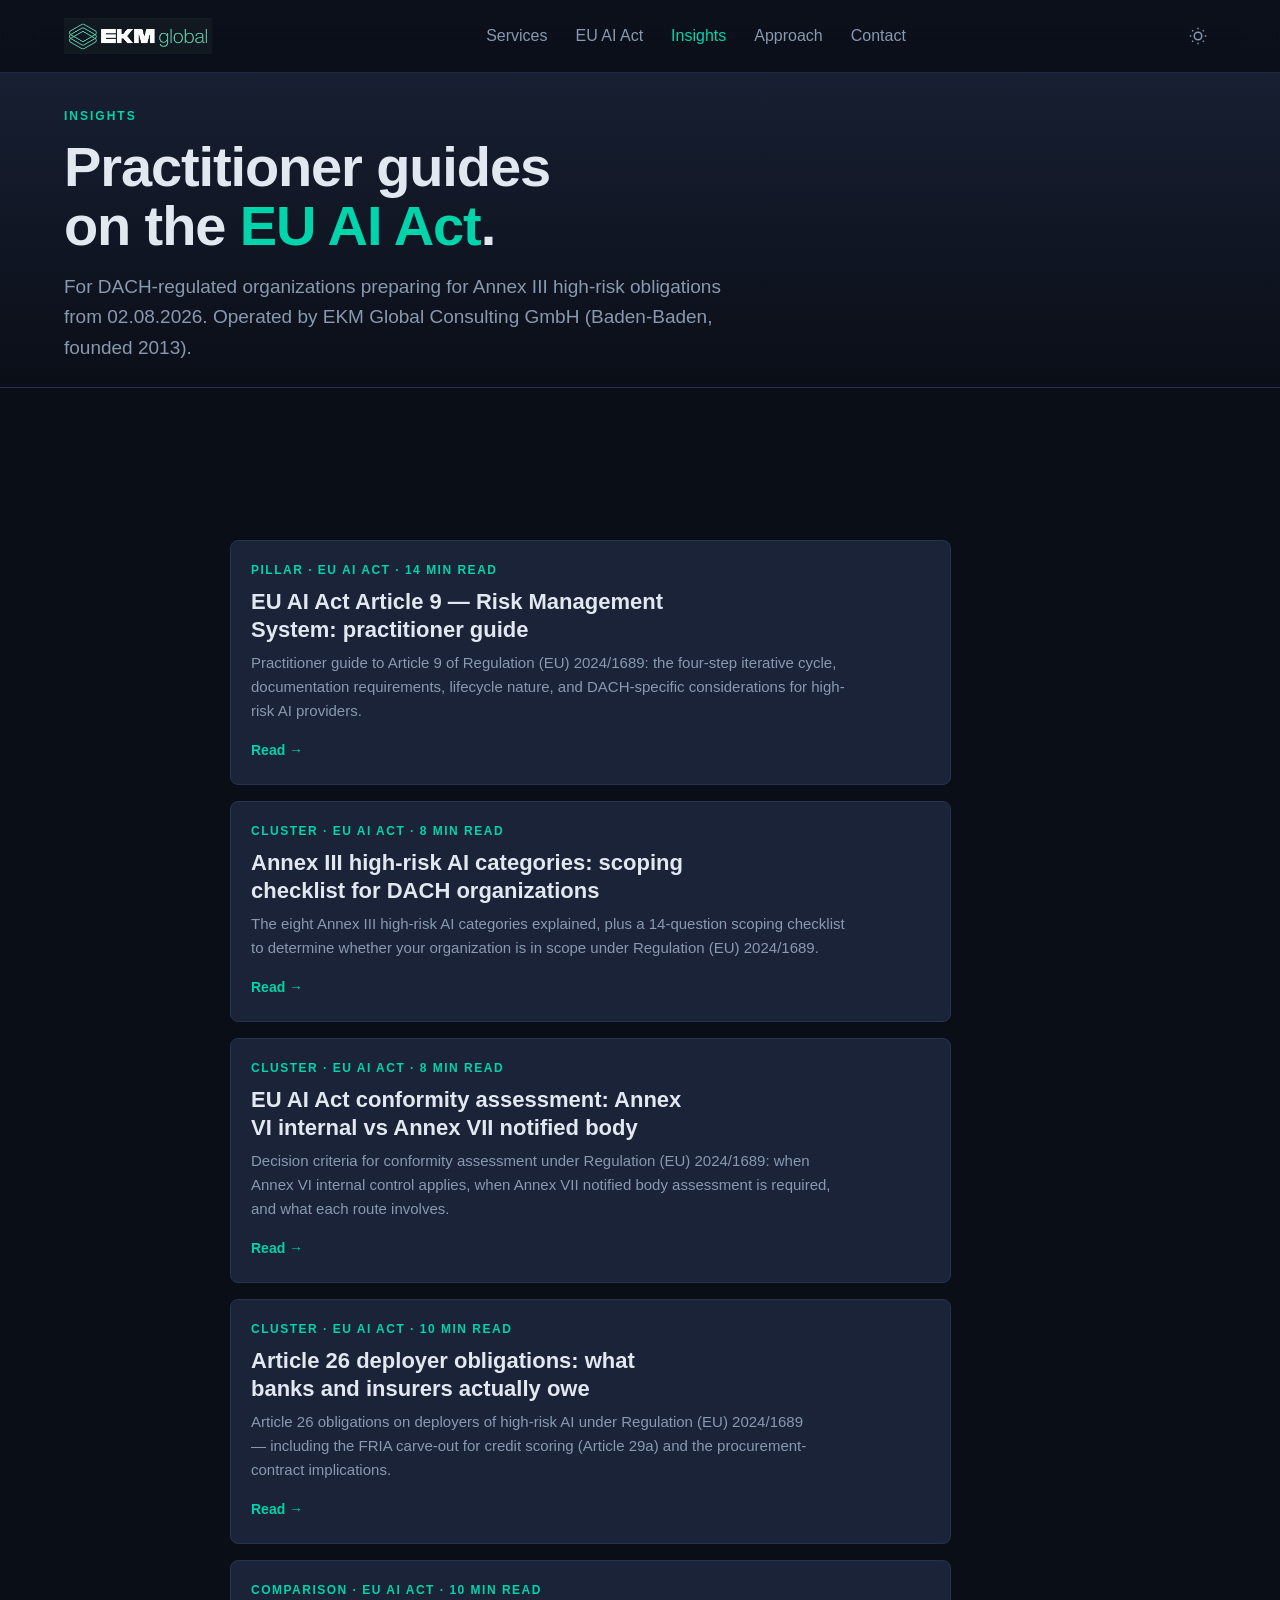
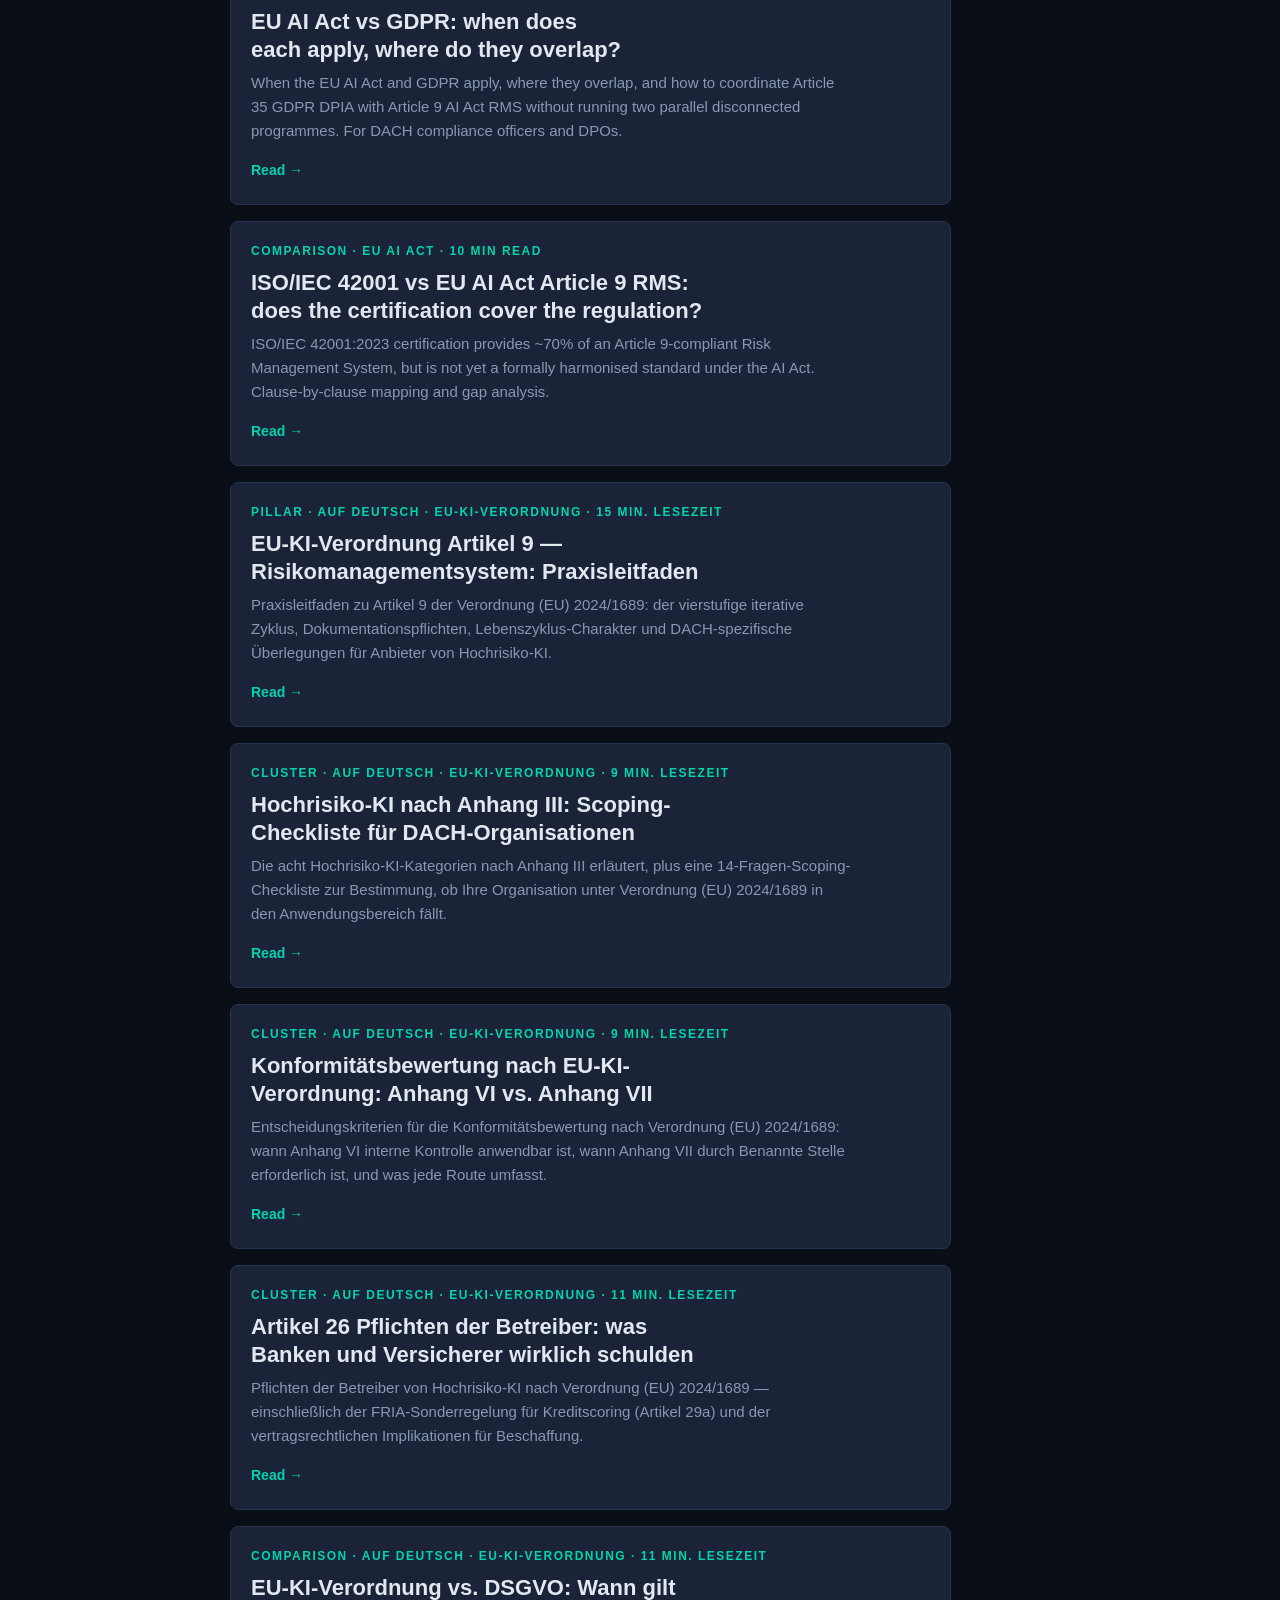
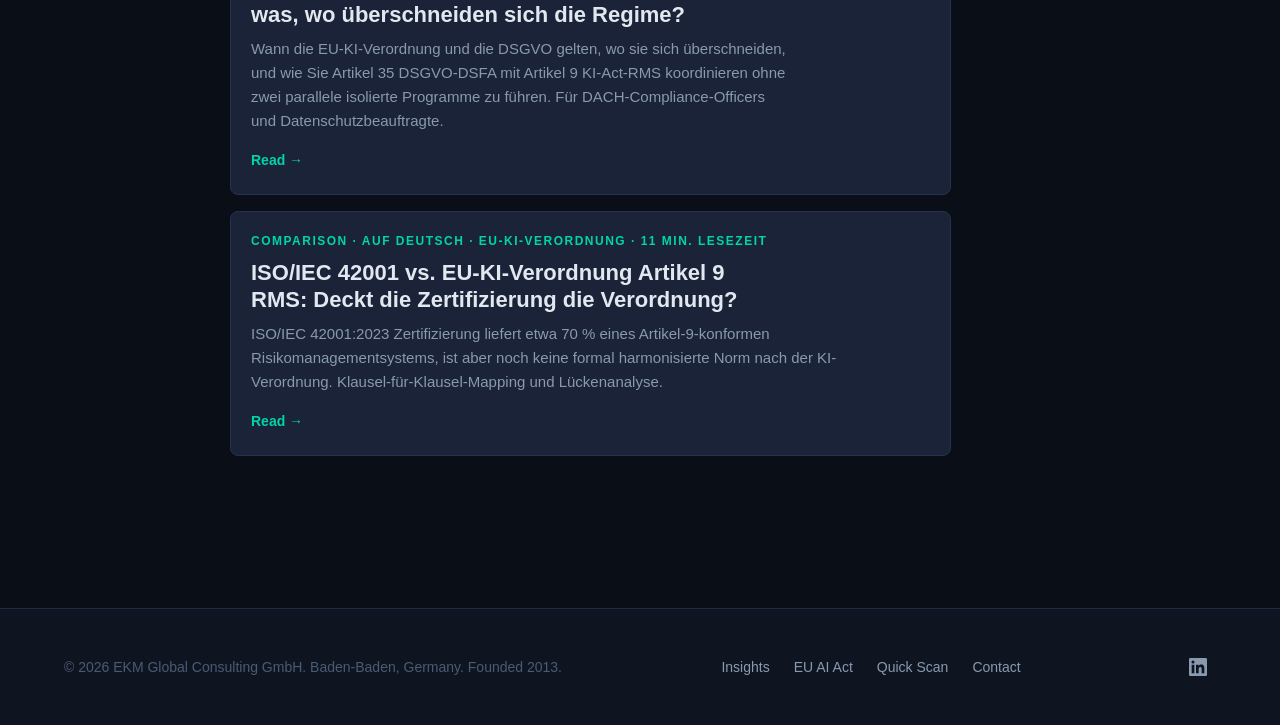
<file: insights/index.html>
<!DOCTYPE html>
<html lang="en" data-theme="dark">
<head>
  <meta charset="UTF-8">
  <meta name="viewport" content="width=device-width, initial-scale=1.0">
  <title>Insights — EU AI Compliance | EKM Global Consulting</title>
  <meta name="description" content="Practitioner guides on the EU AI Act for DACH-regulated organizations: Article 9 RMS, Annex III scoping, conformity assessment routes, deployer obligations.">
  <link rel="canonical" href="https://ekmgc.de/insights/">

  <meta property="og:title" content="Insights — EU AI Compliance | EKM Global Consulting">
  <meta property="og:description" content="Practitioner guides on the EU AI Act for DACH-regulated organizations.">
  <meta property="og:type" content="website">
  <meta property="og:url" content="https://ekmgc.de/insights/">
  <meta property="og:image" content="https://app.ekmgc.de/assets/og-image.png">

  <link rel="icon" type="image/svg+xml" href="data:image/svg+xml,%3Csvg xmlns='http://www.w3.org/2000/svg' viewBox='0 0 32 32'%3E%3Cpath d='M16 2L4 9v14l12 7 12-7V9L16 2z' fill='none' stroke='%2300d4aa' stroke-width='2'/%3E%3Cpath d='M16 8l-6 3.5v7L16 22l6-3.5v-7L16 8z' fill='%2300d4aa' opacity='0.3'/%3E%3Ccircle cx='16' cy='15' r='3' fill='%2300d4aa'/%3E%3C/svg%3E">

  <link href="https://api.fontshare.com/v2/css?f[]=cabinet-grotesk@400,500,700,800&f[]=satoshi@300,400,500,700&display=swap" rel="stylesheet">
  <link rel="stylesheet" href="/base.css">
  <link rel="stylesheet" href="/style.css">

  <style>
    .insight-index-hero {
      padding: calc(var(--space-10, 80px) + 60px) 0 var(--space-6, 40px);
      background: linear-gradient(180deg, var(--color-surface-offset, #1a2338) 0%, var(--color-bg, #0a0e17) 100%);
      border-bottom: 1px solid var(--color-border, #253350);
    }
    .insight-index-eyebrow {
      display: inline-block;
      font-size: 12px;
      font-weight: 700;
      letter-spacing: 2px;
      text-transform: uppercase;
      color: var(--color-primary, #00d4aa);
      margin-bottom: var(--space-3, 16px);
    }
    .insight-index-headline {
      font-family: var(--font-display, 'Cabinet Grotesk', sans-serif);
      font-size: clamp(32px, 5vw, 56px);
      font-weight: 800;
      line-height: 1.05;
      letter-spacing: -0.02em;
      margin: 0 0 var(--space-4, 24px);
      max-width: 800px;
    }
    .insight-index-headline .accent { color: var(--color-primary, #00d4aa); }
    .insight-index-subtitle {
      font-size: clamp(16px, 1.8vw, 19px);
      color: var(--color-text-muted, #8899b0);
      max-width: 720px;
      margin: 0;
    }
    .insight-list {
      list-style: none;
      padding: 0;
      max-width: 820px;
      margin: var(--space-7, 56px) auto;
    }
    .insight-card {
      display: block;
      padding: var(--space-5, 32px);
      margin-bottom: var(--space-4, 24px);
      background: var(--color-surface-offset, #1a2338);
      border: 1px solid var(--color-border, #253350);
      border-radius: var(--radius-md, 10px);
      text-decoration: none;
      color: inherit;
      transition: transform 0.15s, border-color 0.15s;
    }
    .insight-card:hover {
      transform: translateY(-2px);
      border-color: var(--color-primary, #00d4aa);
    }
    .insight-card__category {
      font-size: 12px;
      font-weight: 700;
      letter-spacing: 1.5px;
      text-transform: uppercase;
      color: var(--color-primary, #00d4aa);
      margin-bottom: var(--space-2, 8px);
    }
    .insight-card__title {
      font-family: var(--font-display, 'Cabinet Grotesk', sans-serif);
      font-size: 22px;
      font-weight: 700;
      line-height: 1.25;
      margin: 0 0 var(--space-2, 8px);
      color: var(--color-text, #e2e8f0);
    }
    .insight-card__desc {
      font-size: 15px;
      line-height: 1.6;
      color: var(--color-text-muted, #8899b0);
      margin: 0 0 var(--space-3, 16px);
    }
    .insight-card__cta {
      font-size: 14px;
      font-weight: 600;
      color: var(--color-primary, #00d4aa);
    }
  </style>

  <script type="application/ld+json">
{
  "@context": "https://schema.org",
  "@type": "CollectionPage",
  "@id": "https://ekmgc.de/insights/#page",
  "url": "https://ekmgc.de/insights/",
  "name": "Insights — EU AI Compliance",
  "description": "Practitioner guides on the EU AI Act for DACH-regulated organizations: Article 9 RMS, Annex III scoping, conformity assessment routes, deployer obligations.",
  "publisher": {
    "@id": "https://ekmgc.de/#organization"
  },
  "mainEntity": {
    "@type": "ItemList",
    "itemListElement": [
      {
        "@type": "ListItem",
        "position": 1,
        "url": "https://ekmgc.de/insights/article-9-rms-practitioner-guide.html",
        "name": "EU AI Act Article 9 — Risk Management System: practitioner guide"
      },
      {
        "@type": "ListItem",
        "position": 2,
        "url": "https://ekmgc.de/insights/annex-iii-scoping-checklist.html",
        "name": "Annex III high-risk AI categories: scoping checklist for DACH organizations"
      },
      {
        "@type": "ListItem",
        "position": 3,
        "url": "https://ekmgc.de/insights/conformity-assessment-annex-vi-vii.html",
        "name": "EU AI Act conformity assessment: Annex VI internal vs Annex VII notified body"
      },
      {
        "@type": "ListItem",
        "position": 4,
        "url": "https://ekmgc.de/insights/article-26-deployer-obligations.html",
        "name": "Article 26 deployer obligations: what banks and insurers actually owe"
      },
      {
        "@type": "ListItem",
        "position": 5,
        "url": "https://ekmgc.de/insights/eu-ai-act-vs-gdpr-scoping.html",
        "name": "EU AI Act vs GDPR: when does each apply, where do they overlap?"
      },
      {
        "@type": "ListItem",
        "position": 6,
        "url": "https://ekmgc.de/insights/iso-42001-vs-article-9-rms.html",
        "name": "ISO/IEC 42001 vs EU AI Act Article 9 RMS: does the certification cover the regulation?"
      },
      {
        "@type": "ListItem",
        "position": 7,
        "url": "https://ekmgc.de/insights/article-9-risikomanagementsystem-leitfaden.html",
        "name": "EU-KI-Verordnung Artikel 9 — Risikomanagementsystem: Praxisleitfaden"
      },
      {
        "@type": "ListItem",
        "position": 8,
        "url": "https://ekmgc.de/insights/anhang-iii-scoping-checkliste.html",
        "name": "Hochrisiko-KI nach Anhang III: Scoping-Checkliste für DACH-Organisationen"
      },
      {
        "@type": "ListItem",
        "position": 9,
        "url": "https://ekmgc.de/insights/konformitaetsbewertung-anhang-vi-vii.html",
        "name": "Konformitätsbewertung nach EU-KI-Verordnung: Anhang VI vs. Anhang VII"
      },
      {
        "@type": "ListItem",
        "position": 10,
        "url": "https://ekmgc.de/insights/artikel-26-pflichten-betreiber.html",
        "name": "Artikel 26 Pflichten der Betreiber: was Banken und Versicherer wirklich schulden"
      },
      {
        "@type": "ListItem",
        "position": 11,
        "url": "https://ekmgc.de/insights/eu-ki-verordnung-vs-dsgvo.html",
        "name": "EU-KI-Verordnung vs. DSGVO: Wann gilt was, wo überschneiden sich die Regime?"
      },
      {
        "@type": "ListItem",
        "position": 12,
        "url": "https://ekmgc.de/insights/iso-42001-vs-artikel-9.html",
        "name": "ISO/IEC 42001 vs. EU-KI-Verordnung Artikel 9 RMS: Deckt die Zertifizierung die Verordnung?"
      }
    ]
  }
}
  </script>
</head>

<body>
  <!-- ============ HEADER ============ -->
  <header class="header" id="header">
    <div class="container header__inner">
      <a href="/" class="header__logo" aria-label="EKM Global Consulting">
        <img src="/assets/logo-dark.jpg" alt="EKM Global Consulting — think smarter" class="header__logo-img" id="siteLogo">
      </a>

      <nav class="nav" id="nav" aria-label="Main navigation">
        <ul class="nav__list" role="list">
          <li><a href="/#services" class="nav__link">Services</a></li>
          <li><a href="/eu-ai-act.html" class="nav__link">EU AI Act</a></li>
          <li><a href="/insights/" class="nav__link nav__link--active">Insights</a></li>
          <li><a href="/#approach" class="nav__link">Approach</a></li>
          <li><a href="/#contact" class="nav__link">Contact</a></li>
        </ul>
      </nav>

      <div class="header__controls">
        <button class="toggle-btn" id="themeToggle" data-theme-toggle aria-label="Switch theme">
          <svg width="18" height="18" viewBox="0 0 24 24" fill="none" stroke="currentColor" stroke-width="2"><circle cx="12" cy="12" r="5"/><path d="M12 1v2M12 21v2M4.22 4.22l1.42 1.42M18.36 18.36l1.42 1.42M1 12h2M21 12h2M4.22 19.78l1.42-1.42M18.36 5.64l1.42-1.42"/></svg>
        </button>
        <button class="menu-toggle" id="menuToggle" aria-label="Menu" aria-expanded="false">
          <span></span><span></span><span></span>
        </button>
      </div>
    </div>
  </header>

  <section class="insight-index-hero">
    <div class="container">
      <div class="insight-index-eyebrow">Insights</div>
      <h1 class="insight-index-headline">Practitioner guides on the <span class="accent">EU AI Act</span>.</h1>
      <p class="insight-index-subtitle">For DACH-regulated organizations preparing for Annex III high-risk obligations from 02.08.2026. Operated by EKM Global Consulting GmbH (Baden-Baden, founded 2013).</p>
    </div>
  </section>

  <section class="container">
    <ul class="insight-list">
      <li>
        <a href="article-9-rms-practitioner-guide.html" class="insight-card">
          <div class="insight-card__category">Pillar · EU AI Act · 14 min read</div>
          <h2 class="insight-card__title">EU AI Act Article 9 — Risk Management System: practitioner guide</h2>
          <p class="insight-card__desc">Practitioner guide to Article 9 of Regulation (EU) 2024/1689: the four-step iterative cycle, documentation requirements, lifecycle nature, and DACH-specific considerations for high-risk AI providers.</p>
          <span class="insight-card__cta">Read →</span>
        </a>
      </li>
      <li>
        <a href="annex-iii-scoping-checklist.html" class="insight-card">
          <div class="insight-card__category">Cluster · EU AI Act · 8 min read</div>
          <h2 class="insight-card__title">Annex III high-risk AI categories: scoping checklist for DACH organizations</h2>
          <p class="insight-card__desc">The eight Annex III high-risk AI categories explained, plus a 14-question scoping checklist to determine whether your organization is in scope under Regulation (EU) 2024/1689.</p>
          <span class="insight-card__cta">Read →</span>
        </a>
      </li>
      <li>
        <a href="conformity-assessment-annex-vi-vii.html" class="insight-card">
          <div class="insight-card__category">Cluster · EU AI Act · 8 min read</div>
          <h2 class="insight-card__title">EU AI Act conformity assessment: Annex VI internal vs Annex VII notified body</h2>
          <p class="insight-card__desc">Decision criteria for conformity assessment under Regulation (EU) 2024/1689: when Annex VI internal control applies, when Annex VII notified body assessment is required, and what each route involves.</p>
          <span class="insight-card__cta">Read →</span>
        </a>
      </li>
      <li>
        <a href="article-26-deployer-obligations.html" class="insight-card">
          <div class="insight-card__category">Cluster · EU AI Act · 10 min read</div>
          <h2 class="insight-card__title">Article 26 deployer obligations: what banks and insurers actually owe</h2>
          <p class="insight-card__desc">Article 26 obligations on deployers of high-risk AI under Regulation (EU) 2024/1689 — including the FRIA carve-out for credit scoring (Article 29a) and the procurement-contract implications.</p>
          <span class="insight-card__cta">Read →</span>
        </a>
      </li>
      <li>
        <a href="eu-ai-act-vs-gdpr-scoping.html" class="insight-card">
          <div class="insight-card__category">Comparison · EU AI Act · 10 min read</div>
          <h2 class="insight-card__title">EU AI Act vs GDPR: when does each apply, where do they overlap?</h2>
          <p class="insight-card__desc">When the EU AI Act and GDPR apply, where they overlap, and how to coordinate Article 35 GDPR DPIA with Article 9 AI Act RMS without running two parallel disconnected programmes. For DACH compliance officers and DPOs.</p>
          <span class="insight-card__cta">Read →</span>
        </a>
      </li>
      <li>
        <a href="iso-42001-vs-article-9-rms.html" class="insight-card">
          <div class="insight-card__category">Comparison · EU AI Act · 10 min read</div>
          <h2 class="insight-card__title">ISO/IEC 42001 vs EU AI Act Article 9 RMS: does the certification cover the regulation?</h2>
          <p class="insight-card__desc">ISO/IEC 42001:2023 certification provides ~70% of an Article 9-compliant Risk Management System, but is not yet a formally harmonised standard under the AI Act. Clause-by-clause mapping and gap analysis.</p>
          <span class="insight-card__cta">Read →</span>
        </a>
      </li>
      <li>
        <a href="article-9-risikomanagementsystem-leitfaden.html" class="insight-card">
          <div class="insight-card__category">Pillar · Auf Deutsch · EU-KI-Verordnung · 15 Min. Lesezeit</div>
          <h2 class="insight-card__title">EU-KI-Verordnung Artikel 9 — Risikomanagementsystem: Praxisleitfaden</h2>
          <p class="insight-card__desc">Praxisleitfaden zu Artikel 9 der Verordnung (EU) 2024/1689: der vierstufige iterative Zyklus, Dokumentationspflichten, Lebenszyklus-Charakter und DACH-spezifische Überlegungen für Anbieter von Hochrisiko-KI.</p>
          <span class="insight-card__cta">Read →</span>
        </a>
      </li>
      <li>
        <a href="anhang-iii-scoping-checkliste.html" class="insight-card">
          <div class="insight-card__category">Cluster · Auf Deutsch · EU-KI-Verordnung · 9 Min. Lesezeit</div>
          <h2 class="insight-card__title">Hochrisiko-KI nach Anhang III: Scoping-Checkliste für DACH-Organisationen</h2>
          <p class="insight-card__desc">Die acht Hochrisiko-KI-Kategorien nach Anhang III erläutert, plus eine 14-Fragen-Scoping-Checkliste zur Bestimmung, ob Ihre Organisation unter Verordnung (EU) 2024/1689 in den Anwendungsbereich fällt.</p>
          <span class="insight-card__cta">Read →</span>
        </a>
      </li>
      <li>
        <a href="konformitaetsbewertung-anhang-vi-vii.html" class="insight-card">
          <div class="insight-card__category">Cluster · Auf Deutsch · EU-KI-Verordnung · 9 Min. Lesezeit</div>
          <h2 class="insight-card__title">Konformitätsbewertung nach EU-KI-Verordnung: Anhang VI vs. Anhang VII</h2>
          <p class="insight-card__desc">Entscheidungskriterien für die Konformitätsbewertung nach Verordnung (EU) 2024/1689: wann Anhang VI interne Kontrolle anwendbar ist, wann Anhang VII durch Benannte Stelle erforderlich ist, und was jede Route umfasst.</p>
          <span class="insight-card__cta">Read →</span>
        </a>
      </li>
      <li>
        <a href="artikel-26-pflichten-betreiber.html" class="insight-card">
          <div class="insight-card__category">Cluster · Auf Deutsch · EU-KI-Verordnung · 11 Min. Lesezeit</div>
          <h2 class="insight-card__title">Artikel 26 Pflichten der Betreiber: was Banken und Versicherer wirklich schulden</h2>
          <p class="insight-card__desc">Pflichten der Betreiber von Hochrisiko-KI nach Verordnung (EU) 2024/1689 — einschließlich der FRIA-Sonderregelung für Kreditscoring (Artikel 29a) und der vertragsrechtlichen Implikationen für Beschaffung.</p>
          <span class="insight-card__cta">Read →</span>
        </a>
      </li>
      <li>
        <a href="eu-ki-verordnung-vs-dsgvo.html" class="insight-card">
          <div class="insight-card__category">Comparison · Auf Deutsch · EU-KI-Verordnung · 11 Min. Lesezeit</div>
          <h2 class="insight-card__title">EU-KI-Verordnung vs. DSGVO: Wann gilt was, wo überschneiden sich die Regime?</h2>
          <p class="insight-card__desc">Wann die EU-KI-Verordnung und die DSGVO gelten, wo sie sich überschneiden, und wie Sie Artikel 35 DSGVO-DSFA mit Artikel 9 KI-Act-RMS koordinieren ohne zwei parallele isolierte Programme zu führen. Für DACH-Compliance-Officers und Datenschutzbeauftragte.</p>
          <span class="insight-card__cta">Read →</span>
        </a>
      </li>
      <li>
        <a href="iso-42001-vs-artikel-9.html" class="insight-card">
          <div class="insight-card__category">Comparison · Auf Deutsch · EU-KI-Verordnung · 11 Min. Lesezeit</div>
          <h2 class="insight-card__title">ISO/IEC 42001 vs. EU-KI-Verordnung Artikel 9 RMS: Deckt die Zertifizierung die Verordnung?</h2>
          <p class="insight-card__desc">ISO/IEC 42001:2023 Zertifizierung liefert etwa 70 % eines Artikel-9-konformen Risikomanagementsystems, ist aber noch keine formal harmonisierte Norm nach der KI-Verordnung. Klausel-für-Klausel-Mapping und Lückenanalyse.</p>
          <span class="insight-card__cta">Read →</span>
        </a>
      </li>
    </ul>
  </section>

  <!-- ============ FOOTER ============ -->
  <footer class="footer">
    <div class="container footer__inner">
      <div class="footer__copy">&copy; 2026 EKM Global Consulting GmbH. Baden-Baden, Germany. Founded 2013.</div>
      <ul class="footer__links" role="list">
        <li><a href="/insights/">Insights</a></li>
        <li><a href="/eu-ai-act.html">EU AI Act</a></li>
        <li><a href="https://app.ekmgc.de" rel="noopener">Quick Scan</a></li>
        <li><a href="mailto:elshan.musayev@ekmgc.de">Contact</a></li>
      </ul>
      <div class="footer__social">
        <a href="https://www.linkedin.com/company/ekm-global-consulting-gmbh/" target="_blank" rel="noopener noreferrer" aria-label="LinkedIn">
          <svg width="18" height="18" viewBox="0 0 24 24" fill="currentColor"><path d="M20.447 20.452h-3.554v-5.569c0-1.328-.027-3.037-1.852-3.037-1.853 0-2.136 1.445-2.136 2.939v5.667H9.351V9h3.414v1.561h.046c.477-.9 1.637-1.85 3.37-1.85 3.601 0 4.267 2.37 4.267 5.455v6.286zM5.337 7.433a2.062 2.062 0 01-2.063-2.065 2.064 2.064 0 112.063 2.065zm1.782 13.019H3.555V9h3.564v11.452zM22.225 0H1.771C.792 0 0 .774 0 1.729v20.542C0 23.227.792 24 1.771 24h20.451C23.2 24 24 23.227 24 22.271V1.729C24 .774 23.2 0 22.222 0h.003z"/></svg>
        </a>
      </div>
    </div>
  </footer>

</body>
</html>
</file>
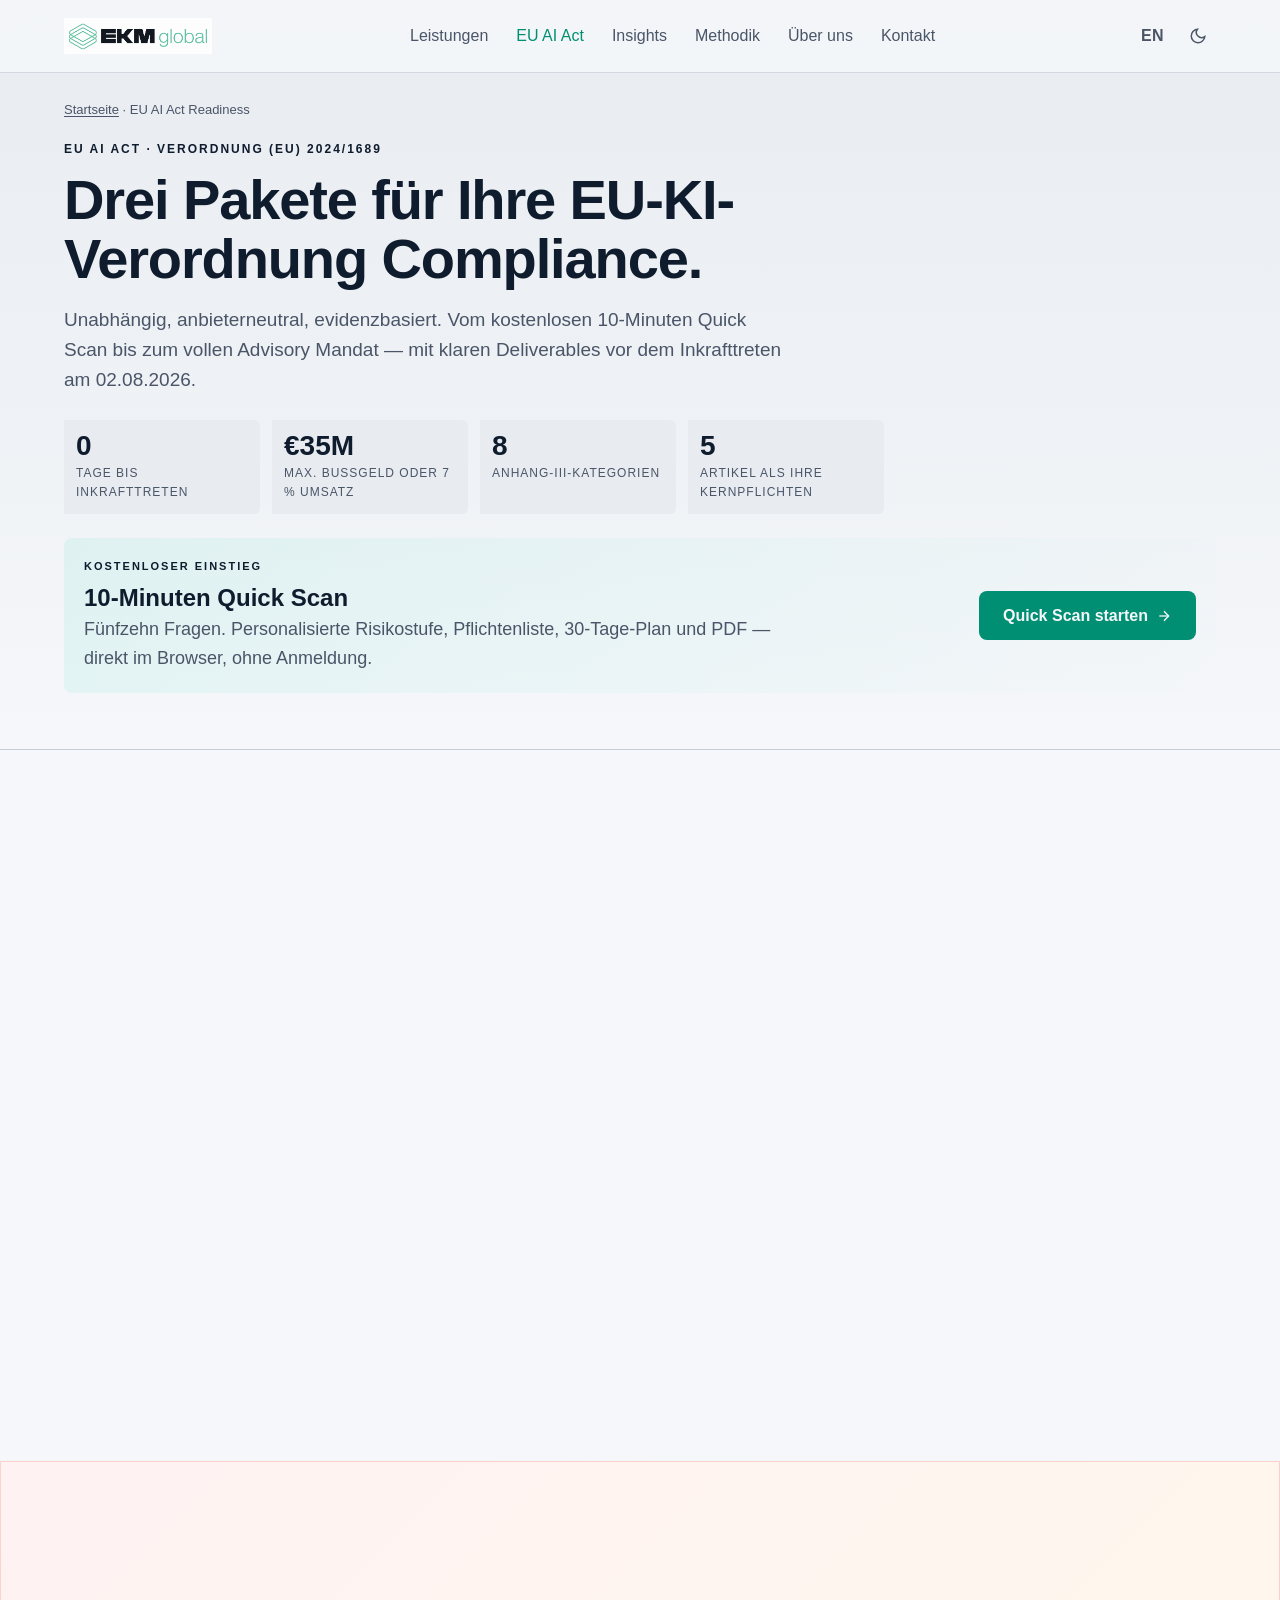
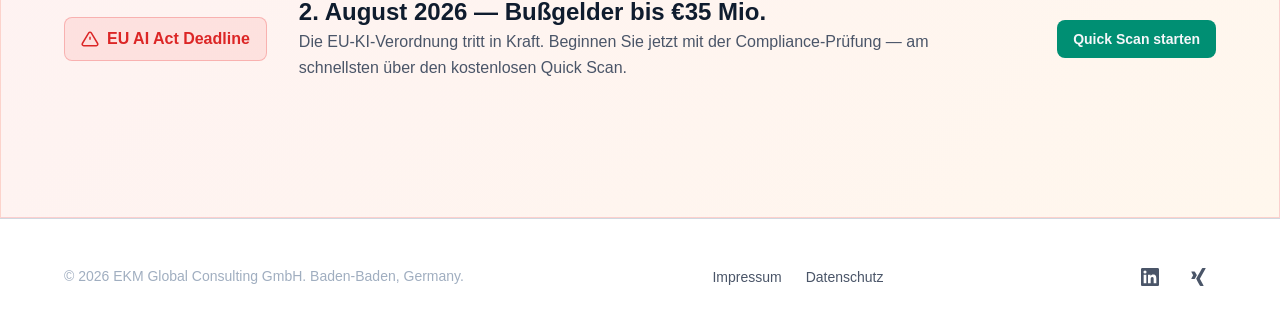
<file: eu-ai-act.html>
<!DOCTYPE html>
<html lang="de" data-lang="de" data-theme="dark">
<head>
  <meta charset="UTF-8">
  <meta name="viewport" content="width=device-width, initial-scale=1.0">
  <title>EU AI Act Readiness — EKM Global Consulting</title>
  <meta name="description" content="EU AI Act Compliance für DACH-Unternehmen. Readiness Assessment, Automation Sprint, Strategic Advisory. Unabhängig, evidenzbasiert, anbieterneutral — vor dem Inkrafttreten am 02.08.2026.">
  <meta property="og:title" content="EU AI Act Readiness — EKM Global Consulting">
  <meta property="og:description" content="Drei klare Pakete: Readiness Assessment, Automation Sprint, Strategic Advisory. Starten Sie mit dem kostenlosen 10-Minuten Quick Scan.">
  <meta property="og:type" content="website">
  <meta property="og:url" content="https://ekmgc.de/eu-ai-act.html">
  <link rel="canonical" href="https://ekmgc.de/eu-ai-act.html">
  <link rel="icon" type="image/svg+xml" href="data:image/svg+xml,%3Csvg xmlns='http://www.w3.org/2000/svg' viewBox='0 0 32 32'%3E%3Cpath d='M16 2L4 9v14l12 7 12-7V9L16 2z' fill='none' stroke='%2300d4aa' stroke-width='2'/%3E%3Cpath d='M16 8l-6 3.5v7L16 22l6-3.5v-7L16 8z' fill='%2300d4aa' opacity='0.3'/%3E%3Ccircle cx='16' cy='15' r='3' fill='%2300d4aa'/%3E%3C/svg%3E">

  <!-- Fonts -->
  <link href="https://api.fontshare.com/v2/css?f[]=cabinet-grotesk@400,500,700,800&f[]=satoshi@300,400,500,700&display=swap" rel="stylesheet">

  <link rel="stylesheet" href="./base.css">
  <link rel="stylesheet" href="./style.css">

  <style>
    /* Page-local styles — merge with style.css later if promoted. */
    .aia-hero {
      padding: calc(var(--space-10) + 60px) 0 var(--space-8);
      background: linear-gradient(180deg, var(--color-surface-offset) 0%, var(--color-bg) 100%);
      border-bottom: 1px solid var(--color-border);
    }
    .aia-hero__eyebrow {
      display: inline-block;
      font-size: 12px;
      font-weight: 700;
      letter-spacing: 2px;
      text-transform: uppercase;
      color: var(--color-accent);
      margin-bottom: var(--space-3);
    }
    .aia-hero__title {
      font-family: var(--font-display, 'Cabinet Grotesk', sans-serif);
      font-size: clamp(32px, 5vw, 56px);
      font-weight: 800;
      line-height: 1.05;
      letter-spacing: -0.02em;
      margin: 0 0 var(--space-4);
      max-width: 900px;
    }
    .aia-hero__subtitle {
      font-size: clamp(16px, 1.8vw, 19px);
      max-width: 720px;
      color: var(--color-text-muted);
      margin: 0 0 var(--space-5);
    }
    .aia-hero__facts {
      display: grid;
      grid-template-columns: repeat(auto-fit, minmax(180px, 1fr));
      gap: var(--space-3);
      margin: var(--space-6) 0;
      max-width: 820px;
    }
    .aia-fact {
      padding: var(--space-3);
      border-left: 3px solid var(--color-accent);
      background: var(--color-surface-offset);
      border-radius: 0 var(--radius-sm, 6px) var(--radius-sm, 6px) 0;
    }
    .aia-fact__num {
      display: block;
      font-family: var(--font-display, 'Cabinet Grotesk', sans-serif);
      font-size: 28px;
      font-weight: 800;
      color: var(--color-accent);
      line-height: 1;
    }
    .aia-fact__label {
      font-size: 12px;
      color: var(--color-text-muted);
      text-transform: uppercase;
      letter-spacing: 1px;
      margin-top: 4px;
      display: block;
    }

    .aia-scan {
      margin: var(--space-6) 0;
      padding: var(--space-5);
      border: 1px solid var(--color-accent);
      border-radius: var(--radius-md, 10px);
      background: linear-gradient(135deg, rgba(0, 212, 170, 0.08), transparent);
      display: grid;
      grid-template-columns: 1fr auto;
      gap: var(--space-4);
      align-items: center;
    }
    @media (max-width: 640px) {
      .aia-scan { grid-template-columns: 1fr; }
    }
    .aia-scan__label {
      font-size: 11px;
      font-weight: 700;
      letter-spacing: 2px;
      text-transform: uppercase;
      color: var(--color-accent);
    }
    .aia-scan__title {
      font-family: var(--font-display, 'Cabinet Grotesk', sans-serif);
      font-size: 24px;
      font-weight: 700;
      margin: var(--space-2) 0 var(--space-1);
    }
    .aia-scan__desc {
      color: var(--color-text-muted);
      margin: 0;
    }

    .aia-packages {
      padding: var(--space-9) 0;
    }
    .aia-packages__grid {
      display: grid;
      grid-template-columns: repeat(auto-fit, minmax(320px, 1fr));
      gap: var(--space-5);
      margin-top: var(--space-6);
    }
    .aia-pkg {
      position: relative;
      display: flex;
      flex-direction: column;
      padding: var(--space-5);
      background: var(--color-surface-offset);
      border: 1px solid var(--color-border);
      border-radius: var(--radius-md, 10px);
      transition: transform 0.2s ease, border-color 0.2s ease;
    }
    .aia-pkg:hover {
      transform: translateY(-3px);
      border-color: var(--color-accent);
    }
    .aia-pkg--featured {
      border-color: var(--color-accent);
      box-shadow: 0 0 0 1px var(--color-accent);
    }
    .aia-pkg__badge {
      position: absolute;
      top: -12px;
      left: var(--space-4);
      padding: 4px 12px;
      font-size: 10px;
      font-weight: 700;
      letter-spacing: 2px;
      text-transform: uppercase;
      border-radius: 100px;
      background: var(--color-accent);
      color: var(--color-bg);
    }
    .aia-pkg__title {
      font-family: var(--font-display, 'Cabinet Grotesk', sans-serif);
      font-size: 22px;
      font-weight: 800;
      margin: 0 0 var(--space-1);
      line-height: 1.2;
    }
    .aia-pkg__price {
      font-family: var(--font-display, 'Cabinet Grotesk', sans-serif);
      font-size: 28px;
      font-weight: 800;
      color: var(--color-accent);
      margin: var(--space-2) 0 0;
    }
    .aia-pkg__price-note {
      font-size: 13px;
      color: var(--color-text-muted);
      margin: 0 0 var(--space-3);
    }
    .aia-pkg__duration {
      display: inline-block;
      padding: 3px 10px;
      font-size: 12px;
      font-weight: 500;
      background: var(--color-bg);
      border: 1px solid var(--color-border);
      border-radius: 100px;
      margin-bottom: var(--space-4);
    }
    .aia-pkg__features {
      list-style: none;
      padding: 0;
      margin: 0 0 var(--space-5);
      display: flex;
      flex-direction: column;
      gap: var(--space-2);
      flex-grow: 1;
    }
    .aia-pkg__features li {
      position: relative;
      padding-left: 24px;
      font-size: 14px;
      line-height: 1.5;
      color: var(--color-text);
    }
    .aia-pkg__features li::before {
      content: '';
      position: absolute;
      left: 0;
      top: 6px;
      width: 14px;
      height: 14px;
      background: var(--color-accent);
      mask-image: url('data:image/svg+xml;utf8,<svg xmlns="http://www.w3.org/2000/svg" viewBox="0 0 24 24" fill="none" stroke="black" stroke-width="3"><polyline points="20 6 9 17 4 12"/></svg>');
      -webkit-mask-image: url('data:image/svg+xml;utf8,<svg xmlns="http://www.w3.org/2000/svg" viewBox="0 0 24 24" fill="none" stroke="black" stroke-width="3"><polyline points="20 6 9 17 4 12"/></svg>');
      mask-size: contain;
      -webkit-mask-size: contain;
      mask-repeat: no-repeat;
      -webkit-mask-repeat: no-repeat;
    }
    .aia-pkg__subtiers {
      display: grid;
      gap: var(--space-2);
      margin: 0 0 var(--space-5);
      list-style: none;
      padding: 0;
    }
    .aia-pkg__subtier {
      padding: var(--space-2) var(--space-3);
      border: 1px solid var(--color-border);
      border-radius: var(--radius-sm, 6px);
      font-size: 13px;
    }
    .aia-pkg__subtier-name {
      font-weight: 700;
      color: var(--color-accent);
      margin-right: 6px;
    }
    .aia-pkg__cta {
      margin-top: auto;
    }

    .aia-nav-crumb {
      font-size: 13px;
      color: var(--color-text-muted);
      margin-bottom: var(--space-3);
    }
    .aia-nav-crumb a { color: inherit; text-decoration: underline; text-underline-offset: 2px; }
    .aia-nav-crumb a:hover { color: var(--color-accent); }
  </style>
</head>
<body>
  <!-- ============ HEADER ============ -->
  <header class="header" id="header">
    <div class="container header__inner">
      <a href="./" class="header__logo" aria-label="EKM Global Consulting">
        <img src="./assets/logo-dark.jpg" alt="EKM Global Consulting — think smarter" class="header__logo-img" id="siteLogo">
      </a>

      <nav class="nav" id="nav" aria-label="Main navigation">
        <ul class="nav__list" role="list">
          <li><a href="./#services" class="nav__link" lang="de">Leistungen</a><a href="./#services" class="nav__link" lang="en">Services</a></li>
          <li><a href="./eu-ai-act.html" class="nav__link nav__link--active" lang="de">EU AI Act</a><a href="./eu-ai-act.html" class="nav__link nav__link--active" lang="en">EU AI Act</a></li>
          <li><a href="./insights/" class="nav__link" lang="de">Insights</a><a href="./insights/" class="nav__link" lang="en">Insights</a></li>
          <li><a href="./#approach" class="nav__link" lang="de">Methodik</a><a href="./#approach" class="nav__link" lang="en">Approach</a></li>
          <li><a href="./#about" class="nav__link" lang="de">Über uns</a><a href="./#about" class="nav__link" lang="en">About</a></li>
          <li><a href="./#contact" class="nav__link" lang="de">Kontakt</a><a href="./#contact" class="nav__link" lang="en">Contact</a></li>
        </ul>
      </nav>

      <div class="header__controls">
        <button class="toggle-btn lang-toggle" id="langToggle" aria-label="Switch language">EN</button>
        <button class="toggle-btn" id="themeToggle" data-theme-toggle aria-label="Switch theme">
          <svg width="18" height="18" viewBox="0 0 24 24" fill="none" stroke="currentColor" stroke-width="2"><circle cx="12" cy="12" r="5"/><path d="M12 1v2M12 21v2M4.22 4.22l1.42 1.42M18.36 18.36l1.42 1.42M1 12h2M21 12h2M4.22 19.78l1.42-1.42M18.36 5.64l1.42-1.42"/></svg>
        </button>
        <button class="menu-toggle" id="menuToggle" aria-label="Menu" aria-expanded="false">
          <span></span><span></span><span></span>
        </button>
      </div>
    </div>
  </header>

  <!-- ============ HERO ============ -->
  <section class="aia-hero">
    <div class="container">
      <div class="aia-nav-crumb">
        <a href="./" lang="de">Startseite</a><a href="./" lang="en">Home</a> ·
        <span lang="de">EU AI Act Readiness</span><span lang="en">EU AI Act Readiness</span>
      </div>

      <div class="aia-hero__eyebrow" lang="de">EU AI Act · Verordnung (EU) 2024/1689</div>
      <div class="aia-hero__eyebrow" lang="en">EU AI Act · Regulation (EU) 2024/1689</div>

      <h1 class="aia-hero__title" lang="de">
        Drei Pakete für Ihre <span class="highlight">EU-KI-Verordnung</span> Compliance.
      </h1>
      <h1 class="aia-hero__title" lang="en">
        Three packages for your <span class="highlight">EU AI Act</span> compliance.
      </h1>

      <p class="aia-hero__subtitle" lang="de">
        Unabhängig, anbieterneutral, evidenzbasiert. Vom kostenlosen 10-Minuten Quick Scan bis zum vollen Advisory Mandat — mit klaren Deliverables vor dem Inkrafttreten am 02.08.2026.
      </p>
      <p class="aia-hero__subtitle" lang="en">
        Independent, vendor-neutral, evidence-based. From a free 10-minute Quick Scan to a full advisory mandate — with clear deliverables before enforcement on 02.08.2026.
      </p>

      <div class="aia-hero__facts">
        <div class="aia-fact">
          <span class="aia-fact__num" id="daysLeft">—</span>
          <span class="aia-fact__label" lang="de">Tage bis Inkrafttreten</span>
          <span class="aia-fact__label" lang="en">days to enforcement</span>
        </div>
        <div class="aia-fact">
          <span class="aia-fact__num">€35M</span>
          <span class="aia-fact__label" lang="de">max. Bußgeld oder 7 % Umsatz</span>
          <span class="aia-fact__label" lang="en">max fine or 7% turnover</span>
        </div>
        <div class="aia-fact">
          <span class="aia-fact__num">8</span>
          <span class="aia-fact__label" lang="de">Anhang-III-Kategorien</span>
          <span class="aia-fact__label" lang="en">Annex III categories</span>
        </div>
        <div class="aia-fact">
          <span class="aia-fact__num">5</span>
          <span class="aia-fact__label" lang="de">Artikel als Ihre Kernpflichten</span>
          <span class="aia-fact__label" lang="en">articles are your core duties</span>
        </div>
      </div>

      <!-- Free Quick Scan entry -->
      <div class="aia-scan">
        <div>
          <div class="aia-scan__label" lang="de">KOSTENLOSER EINSTIEG</div>
          <div class="aia-scan__label" lang="en">FREE ENTRY POINT</div>
          <h2 class="aia-scan__title" lang="de">10-Minuten Quick Scan</h2>
          <h2 class="aia-scan__title" lang="en">10-Minute Quick Scan</h2>
          <p class="aia-scan__desc" lang="de">
            Fünfzehn Fragen. Personalisierte Risikostufe, Pflichtenliste, 30-Tage-Plan und PDF — direkt im Browser, ohne Anmeldung.
          </p>
          <p class="aia-scan__desc" lang="en">
            Fifteen questions. Personalised risk tier, obligations list, 30-day plan and PDF — in your browser, no sign-up.
          </p>
        </div>
        <div>
          <a href="https://app.ekmgc.de/" class="btn btn--primary" target="_blank" rel="noopener">
            <span lang="de">Quick Scan starten</span>
            <span lang="en">Start Quick Scan</span>
            <svg width="16" height="16" viewBox="0 0 24 24" fill="none" stroke="currentColor" stroke-width="2"><line x1="5" y1="12" x2="19" y2="12"/><polyline points="12 5 19 12 12 19"/></svg>
          </a>
        </div>
      </div>
    </div>
  </section>

  <!-- ============ PACKAGES ============ -->
  <section class="aia-packages">
    <div class="container">
      <div class="section-header fade-in">
        <span class="section-label" lang="de">Bezahlte Leistungen</span>
        <span class="section-label" lang="en">Paid engagements</span>
        <h2 class="section-title" lang="de">Drei Wege, in Compliance zu kommen</h2>
        <h2 class="section-title" lang="en">Three paths into compliance</h2>
      </div>

      <div class="aia-packages__grid">

        <!-- Package 1 — Readiness Assessment (FEATURED) -->
        <article class="aia-pkg aia-pkg--featured fade-in">
          <span class="aia-pkg__badge" lang="de">DRINGENDSTE</span>
          <span class="aia-pkg__badge" lang="en">MOST URGENT</span>

          <h3 class="aia-pkg__title" lang="de">EU AI Act Bereitschaftsbewertung</h3>
          <h3 class="aia-pkg__title" lang="en">EU AI Act Readiness Assessment</h3>

          <div class="aia-pkg__price">EUR 3.000 – 15.000</div>
          <p class="aia-pkg__price-note" lang="de">einmalig, je nach Umfang</p>
          <p class="aia-pkg__price-note" lang="en">one-time, scope-based</p>

          <span class="aia-pkg__duration" lang="de">2–3 Wochen</span>
          <span class="aia-pkg__duration" lang="en">2–3 weeks</span>

          <ul class="aia-pkg__features">
            <li lang="de">Vollständiges Inventar aller KI-Systeme Ihrer Organisation</li>
            <li lang="en">Complete inventory of all AI systems in your organization</li>

            <li lang="de">Risikoklassifizierung nach EU AI Act Anhang III (4 Risikostufen)</li>
            <li lang="en">Risk classification according to EU AI Act Annex III (4 risk levels)</li>

            <li lang="de">Compliance-Score (0–100 %) für jedes System</li>
            <li lang="en">Compliance score (0–100%) for each system</li>

            <li lang="de">Gap-Analyse: Wo Sie stehen vs. was das Gesetz verlangt</li>
            <li lang="en">Gap analysis: where you stand vs. what the law requires</li>

            <li lang="de">Priorisierter Maßnahmenplan mit Zeitlinien</li>
            <li lang="en">Prioritized remediation roadmap with timelines</li>
          </ul>

          <a href="mailto:elshan.musayev@ekmgc.de?subject=EU%20AI%20Act%20Readiness%20Assessment%20-%20Anfrage" class="btn btn--primary aia-pkg__cta">
            <span lang="de">Assessment anfragen</span>
            <span lang="en">Request Assessment</span>
            <svg width="16" height="16" viewBox="0 0 24 24" fill="none" stroke="currentColor" stroke-width="2"><line x1="5" y1="12" x2="19" y2="12"/><polyline points="12 5 19 12 12 19"/></svg>
          </a>
        </article>

        <!-- Package 2 — Automation Sprint -->
        <article class="aia-pkg fade-in">
          <span class="aia-pkg__badge" lang="de">HOHER ROI</span>
          <span class="aia-pkg__badge" lang="en">HIGH ROI</span>

          <h3 class="aia-pkg__title" lang="de">KI-Automatisierungs-Sprint</h3>
          <h3 class="aia-pkg__title" lang="en">AI Automation Sprint</h3>

          <div class="aia-pkg__price">EUR 8.000 – 20.000</div>
          <p class="aia-pkg__price-note" lang="de">einmalig, 4-Wochen-Sprint</p>
          <p class="aia-pkg__price-note" lang="en">one-time, 4-week sprint</p>

          <span class="aia-pkg__duration" lang="de">4 Wochen</span>
          <span class="aia-pkg__duration" lang="en">4 weeks</span>

          <ul class="aia-pkg__features">
            <li lang="de"><strong>Woche 1:</strong> Prozess-Mapping, Stakeholder-Interviews, Identifikation von Automatisierungs-Kandidaten</li>
            <li lang="en"><strong>Week 1:</strong> Process mapping, stakeholder interviews, automation candidate identification</li>

            <li lang="de"><strong>Woche 2:</strong> Machbarkeitsbewertung, ROI-Modell, Technologie-Evaluierung (anbieterneutral)</li>
            <li lang="en"><strong>Week 2:</strong> Feasibility assessment, ROI modelling, technology evaluation (vendor-neutral)</li>

            <li lang="de"><strong>Woche 3:</strong> Solution-Architektur, EU AI Act Compliance-Vorprüfung, Implementierungs-Roadmap</li>
            <li lang="en"><strong>Week 3:</strong> Solution architecture, EU AI Act compliance pre-check, implementation roadmap</li>

            <li lang="de"><strong>Woche 4:</strong> Board-Präsentation, priorisiertes Projektportfolio, Go/No-Go-Framework</li>
            <li lang="en"><strong>Week 4:</strong> Board presentation, prioritized project portfolio, go/no-go framework</li>
          </ul>

          <a href="mailto:elshan.musayev@ekmgc.de?subject=KI-Automatisierungs-Sprint%20-%20Anfrage" class="btn btn--ghost aia-pkg__cta">
            <span lang="de">Sprint anfragen</span>
            <span lang="en">Request Sprint</span>
            <svg width="16" height="16" viewBox="0 0 24 24" fill="none" stroke="currentColor" stroke-width="2"><line x1="5" y1="12" x2="19" y2="12"/><polyline points="12 5 19 12 12 19"/></svg>
          </a>
        </article>

        <!-- Package 3 — Strategic Advisory (retainer) -->
        <article class="aia-pkg fade-in">
          <span class="aia-pkg__badge" lang="de">LAUFEND</span>
          <span class="aia-pkg__badge" lang="en">ONGOING</span>

          <h3 class="aia-pkg__title" lang="de">Strategische KI-Beratung</h3>
          <h3 class="aia-pkg__title" lang="en">Strategic AI Advisory</h3>

          <div class="aia-pkg__price" lang="de">ab EUR 1.500 / Monat</div>
          <div class="aia-pkg__price" lang="en">from EUR 1,500 / month</div>
          <p class="aia-pkg__price-note" lang="de">Retainer, monatlich kündbar nach 3 Monaten</p>
          <p class="aia-pkg__price-note" lang="en">Retainer, cancellable monthly after 3 months</p>

          <span class="aia-pkg__duration" lang="de">Fortlaufend</span>
          <span class="aia-pkg__duration" lang="en">Ongoing</span>

          <ul class="aia-pkg__subtiers">
            <li class="aia-pkg__subtier">
              <span class="aia-pkg__subtier-name">Essential</span>
              <span lang="de">(EUR 1.500/Mo): Quartals-Review, E-Mail-Support, Regulatorik-Monitoring</span>
              <span lang="en">(EUR 1,500/mo): Quarterly review, email support, regulatory monitoring</span>
            </li>
            <li class="aia-pkg__subtier">
              <span class="aia-pkg__subtier-name">Professional</span>
              <span lang="de">(EUR 3.500/Mo): Monats-Review, Anbieter-Audit, Board-Briefings</span>
              <span lang="en">(EUR 3,500/mo): Monthly review, vendor audit, board briefings</span>
            </li>
            <li class="aia-pkg__subtier">
              <span class="aia-pkg__subtier-name">Enterprise</span>
              <span lang="de">(EUR 7.500/Mo): Dedizierter Advisor, Incident Response, Anbieter-Due-Diligence</span>
              <span lang="en">(EUR 7,500/mo): Dedicated advisor, incident response, vendor due diligence</span>
            </li>
          </ul>

          <a href="mailto:elshan.musayev@ekmgc.de?subject=Strategic%20AI%20Advisory%20-%20Anfrage" class="btn btn--ghost aia-pkg__cta">
            <span lang="de">Retainer besprechen</span>
            <span lang="en">Discuss Retainer</span>
            <svg width="16" height="16" viewBox="0 0 24 24" fill="none" stroke="currentColor" stroke-width="2"><line x1="5" y1="12" x2="19" y2="12"/><polyline points="12 5 19 12 12 19"/></svg>
          </a>
        </article>

      </div>
    </div>
  </section>

  <!-- ============ AI ACT BANNER (reused) ============ -->
  <section class="ai-act-banner" id="ai-act">
    <div class="container" style="padding-block: var(--space-10);">
      <div class="ai-act-badge">
        <svg width="18" height="18" viewBox="0 0 24 24" fill="none" stroke="currentColor" stroke-width="2"><path d="M10.29 3.86L1.82 18a2 2 0 001.71 3h16.94a2 2 0 001.71-3L13.71 3.86a2 2 0 00-3.42 0z"/><line x1="12" y1="9" x2="12" y2="13"/><line x1="12" y1="17" x2="12.01" y2="17"/></svg>
        <span lang="de">EU AI Act Deadline</span>
        <span lang="en">EU AI Act Deadline</span>
      </div>
      <div class="ai-act-text">
        <h3 lang="de">2. August 2026 — Bußgelder bis €35 Mio.</h3>
        <h3 lang="en">2 August 2026 — Fines up to €35M</h3>
        <p lang="de">Die EU-KI-Verordnung tritt in Kraft. Beginnen Sie jetzt mit der Compliance-Prüfung — am schnellsten über den kostenlosen Quick Scan.</p>
        <p lang="en">The EU AI Act takes effect. Start your compliance assessment now — fastest via the free Quick Scan.</p>
      </div>
      <a href="https://app.ekmgc.de/" class="btn btn--primary btn--sm" target="_blank" rel="noopener" lang="de">Quick Scan starten</a>
      <a href="https://app.ekmgc.de/" class="btn btn--primary btn--sm" target="_blank" rel="noopener" lang="en">Start Quick Scan</a>
    </div>
  </section>

  <!-- ============ FOOTER ============ -->
  <footer class="footer">
    <div class="container footer__inner">
      <div class="footer__copy">&copy; 2026 EKM Global Consulting GmbH. Baden-Baden, Germany.</div>
      <ul class="footer__links" role="list">
        <li><a href="#" lang="de">Impressum</a><a href="#" lang="en">Imprint</a></li>
        <li><a href="#" lang="de">Datenschutz</a><a href="#" lang="en">Privacy</a></li>
      </ul>
      <div class="footer__social">
        <a href="https://www.linkedin.com/company/ekm-global-consulting/" target="_blank" rel="noopener noreferrer" aria-label="LinkedIn">
          <svg width="18" height="18" viewBox="0 0 24 24" fill="currentColor"><path d="M20.447 20.452h-3.554v-5.569c0-1.328-.027-3.037-1.852-3.037-1.853 0-2.136 1.445-2.136 2.939v5.667H9.351V9h3.414v1.561h.046c.477-.9 1.637-1.85 3.37-1.85 3.601 0 4.267 2.37 4.267 5.455v6.286zM5.337 7.433a2.062 2.062 0 01-2.063-2.065 2.064 2.064 0 112.063 2.065zm1.782 13.019H3.555V9h3.564v11.452zM22.225 0H1.771C.792 0 0 .774 0 1.729v20.542C0 23.227.792 24 1.771 24h20.451C23.2 24 24 23.227 24 22.271V1.729C24 .774 23.2 0 22.222 0h.003z"/></svg>
        </a>
        <a href="https://www.xing.com" target="_blank" rel="noopener noreferrer" aria-label="Xing">
          <svg width="18" height="18" viewBox="0 0 24 24" fill="currentColor"><path d="M18.188 0c-.517 0-.741.325-.927.66 0 0-7.455 13.224-7.702 13.657.015.024 4.919 9.023 4.919 9.023.17.308.436.66.967.66h3.454c.211 0 .375-.078.463-.22.089-.151.089-.346-.009-.536l-4.879-8.916c-.004-.006-.004-.016 0-.022L22.139.756c.095-.191.097-.387.006-.535C22.056.078 21.894 0 21.686 0h-3.498zM3.648 4.74c-.211 0-.385.074-.473.216-.09.149-.078.339.02.531l2.34 4.05c.004.01.004.016 0 .021L3.169 13.89c-.09.182-.09.371 0 .525.078.149.236.227.452.227h3.462c.516 0 .748-.317.93-.65 0 0 2.378-4.272 2.462-4.418-.024-.037-2.384-4.141-2.384-4.141-.181-.319-.42-.692-.93-.692H3.648z"/></svg>
        </a>
      </div>
    </div>
  </footer>

  <!-- ============ SCRIPTS ============ -->
  <script>
    // Theme toggle
    (function(){
      const t = document.getElementById('themeToggle');
      const r = document.documentElement;
      const logo = document.getElementById('siteLogo');
      let d = matchMedia('(prefers-color-scheme: dark)').matches ? 'dark' : 'light';
      r.setAttribute('data-theme', d);

      function updateLogo() {
        logo.src = d === 'dark' ? './assets/logo-dark.jpg' : './assets/logo-light.jpg';
      }
      function updateIcon() {
        t.innerHTML = d === 'dark'
          ? '<svg width="18" height="18" viewBox="0 0 24 24" fill="none" stroke="currentColor" stroke-width="2"><circle cx="12" cy="12" r="5"/><path d="M12 1v2M12 21v2M4.22 4.22l1.42 1.42M18.36 18.36l1.42 1.42M1 12h2M21 12h2M4.22 19.78l1.42-1.42M18.36 5.64l1.42-1.42"/></svg>'
          : '<svg width="18" height="18" viewBox="0 0 24 24" fill="none" stroke="currentColor" stroke-width="2"><path d="M21 12.79A9 9 0 1 1 11.21 3 7 7 0 0 0 21 12.79z"/></svg>';
        t.setAttribute('aria-label', 'Switch to ' + (d === 'dark' ? 'light' : 'dark') + ' mode');
      }
      updateLogo();
      updateIcon();
      t.addEventListener('click', () => {
        d = d === 'dark' ? 'light' : 'dark';
        r.setAttribute('data-theme', d);
        updateLogo();
        updateIcon();
      });
    })();

    // Language toggle
    (function(){
      const btn = document.getElementById('langToggle');
      const root = document.documentElement;
      let lang = 'de';

      btn.addEventListener('click', () => {
        lang = lang === 'de' ? 'en' : 'de';
        root.setAttribute('data-lang', lang);
        root.setAttribute('lang', lang);
        btn.textContent = lang === 'de' ? 'EN' : 'DE';
        document.title = lang === 'de'
          ? 'EU AI Act Readiness — EKM Global Consulting'
          : 'EU AI Act Readiness — EKM Global Consulting';
      });
    })();

    // Mobile menu toggle
    (function(){
      const toggle = document.getElementById('menuToggle');
      const nav = document.getElementById('nav');
      toggle.addEventListener('click', () => {
        const open = nav.classList.toggle('open');
        toggle.classList.toggle('active');
        toggle.setAttribute('aria-expanded', open);
      });
      nav.querySelectorAll('.nav__link').forEach(link => {
        link.addEventListener('click', () => {
          nav.classList.remove('open');
          toggle.classList.remove('active');
          toggle.setAttribute('aria-expanded', 'false');
        });
      });
    })();

    // Days-to-deadline counter
    (function(){
      const target = new Date('2026-08-02T00:00:00Z');
      const now = new Date();
      const days = Math.max(0, Math.ceil((target - now) / 86400000));
      const el = document.getElementById('daysLeft');
      if (el) el.textContent = days;
    })();

    // Fade-in on scroll (matches index.html)
    (function(){
      const els = document.querySelectorAll('.fade-in');
      if (!('IntersectionObserver' in window)) { els.forEach(e => e.classList.add('is-visible')); return; }
      const io = new IntersectionObserver((entries) => {
        entries.forEach(entry => {
          if (entry.isIntersecting) {
            entry.target.classList.add('is-visible');
            io.unobserve(entry.target);
          }
        });
      }, { threshold: 0.12 });
      els.forEach(e => io.observe(e));
    })();
  </script>

</body>
</html>
</file>
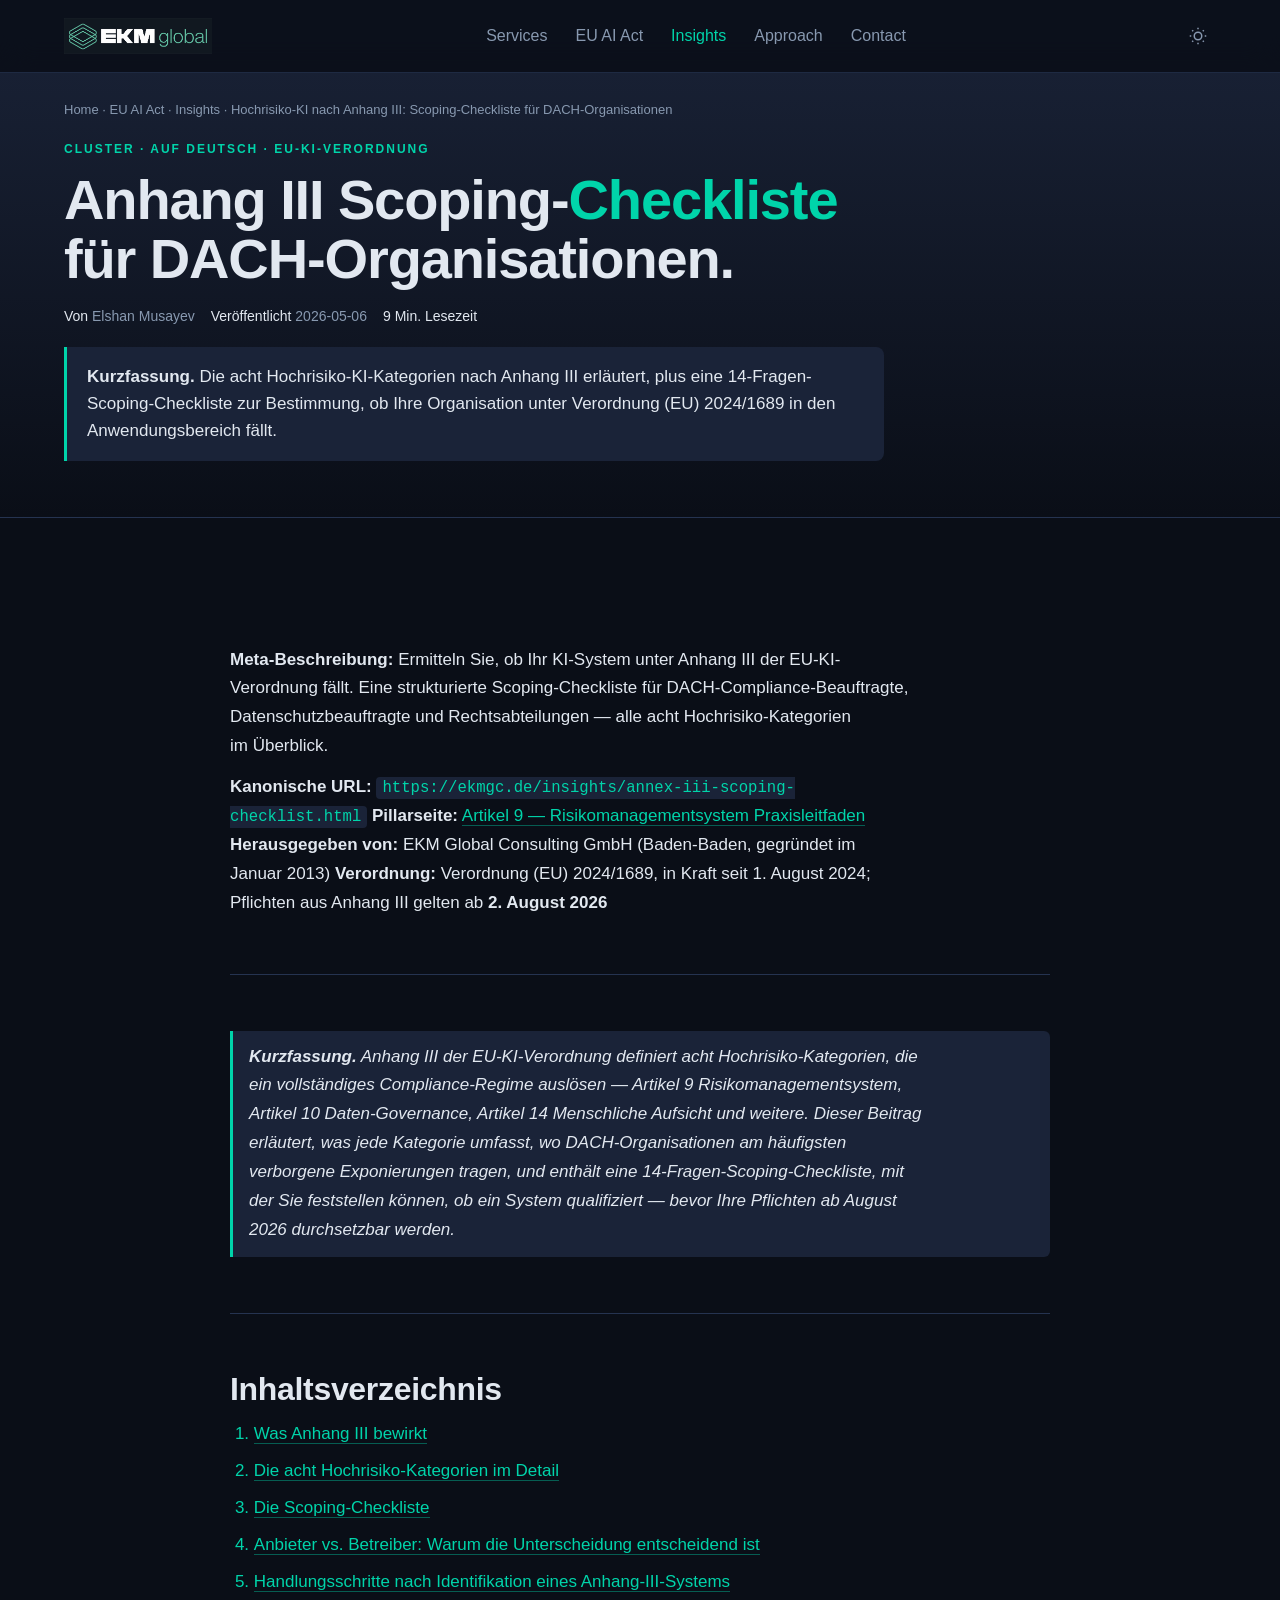
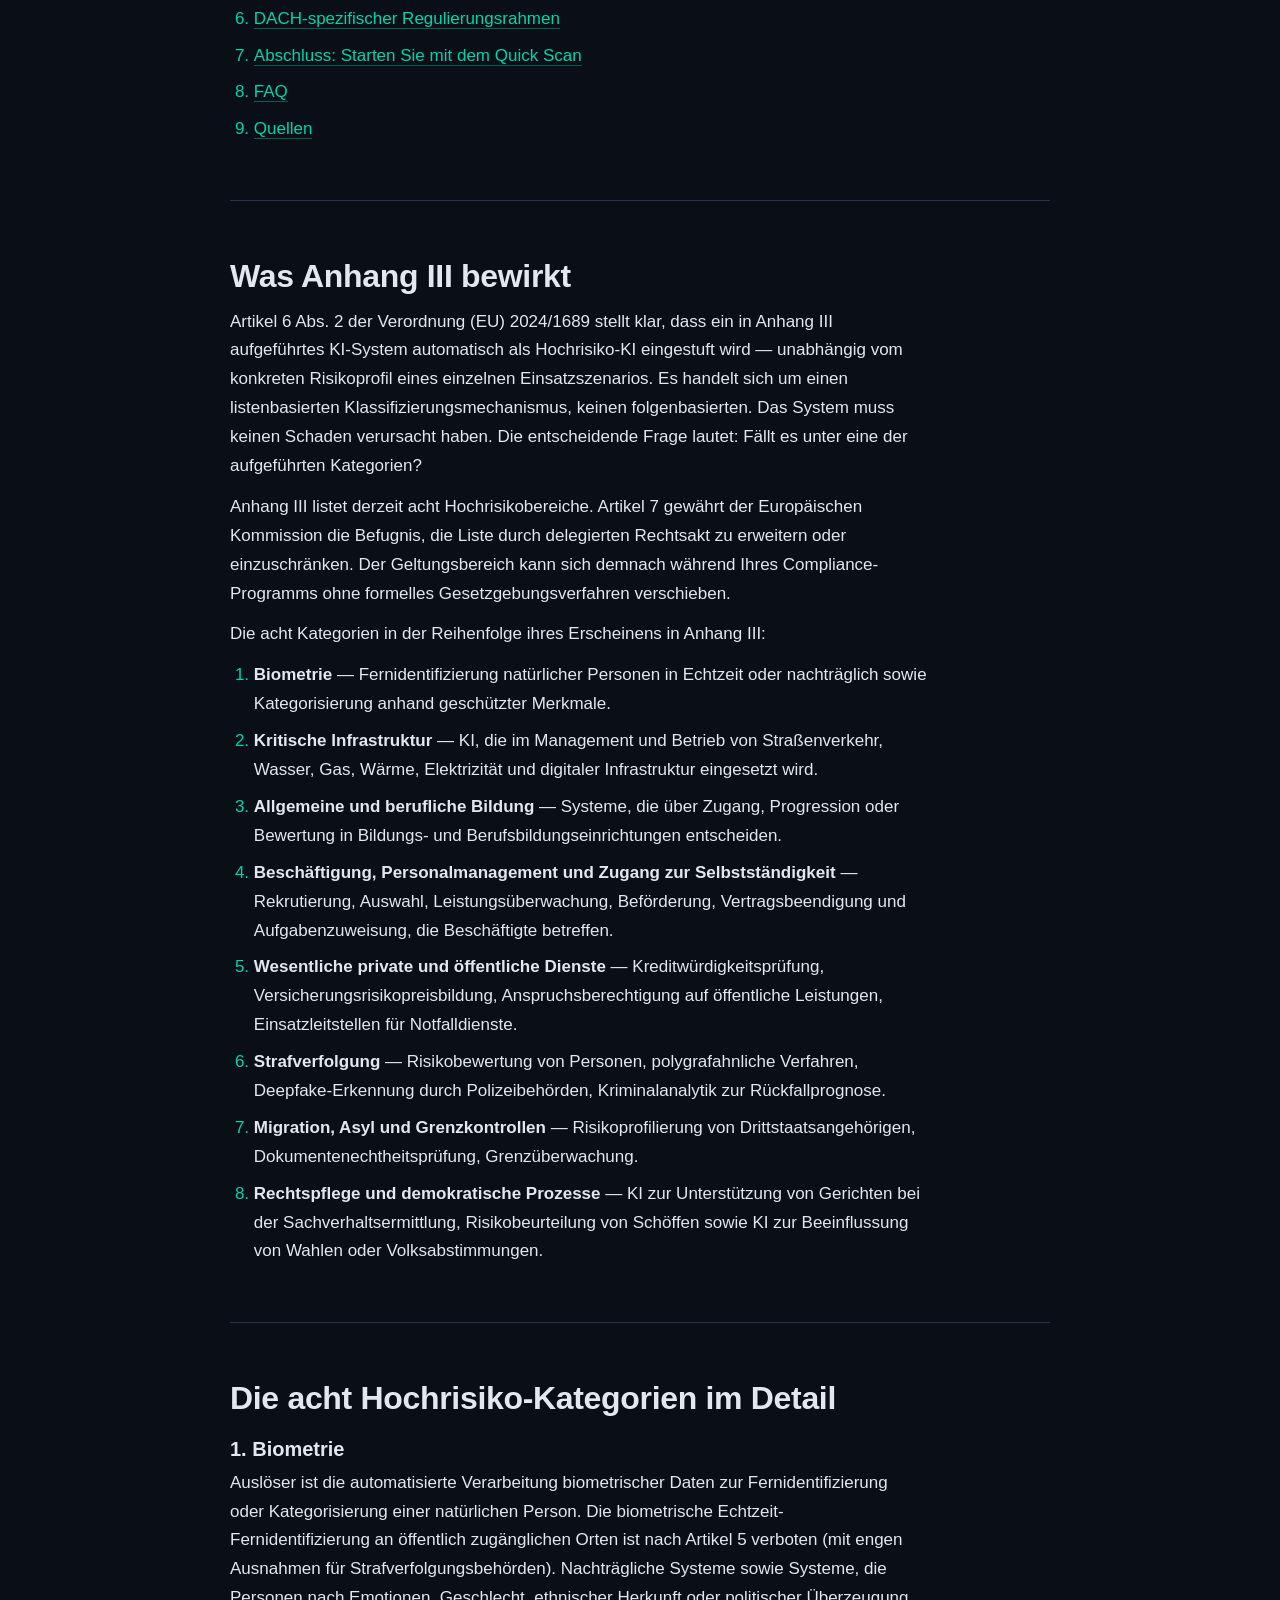
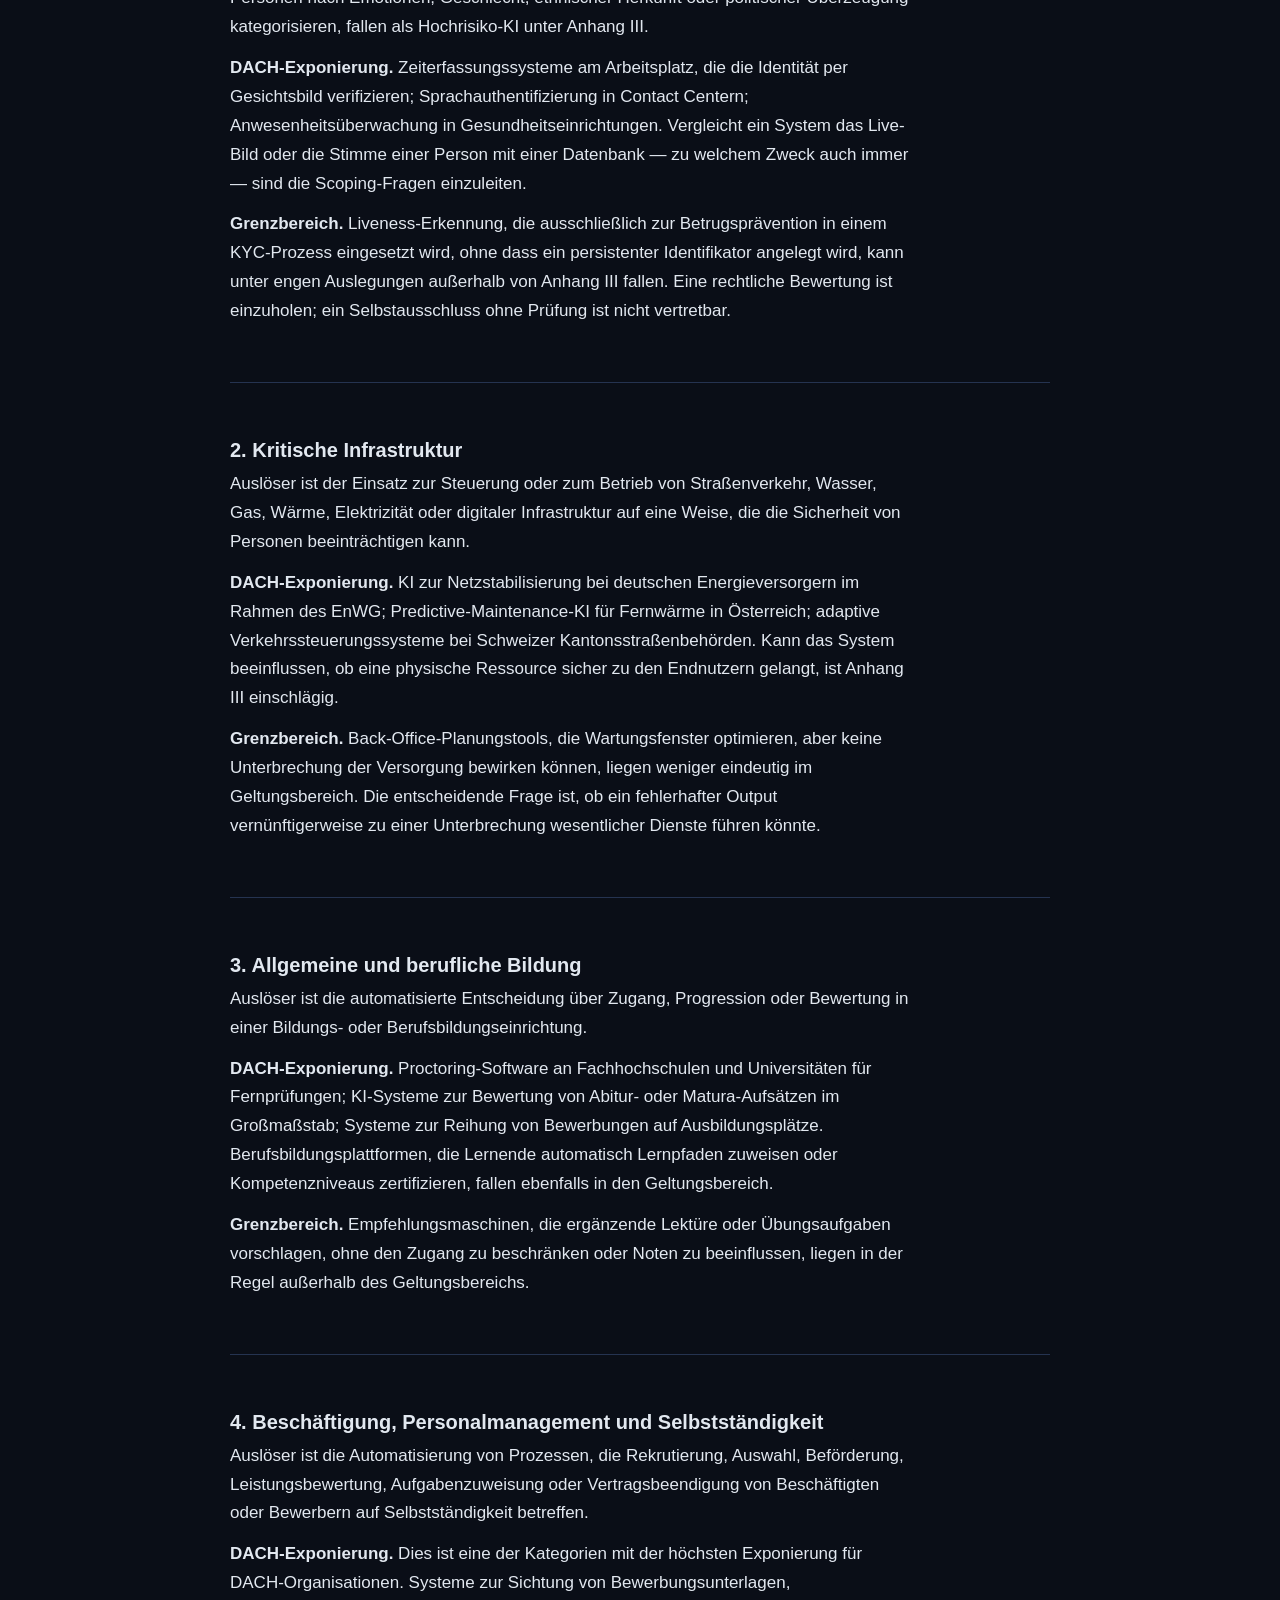
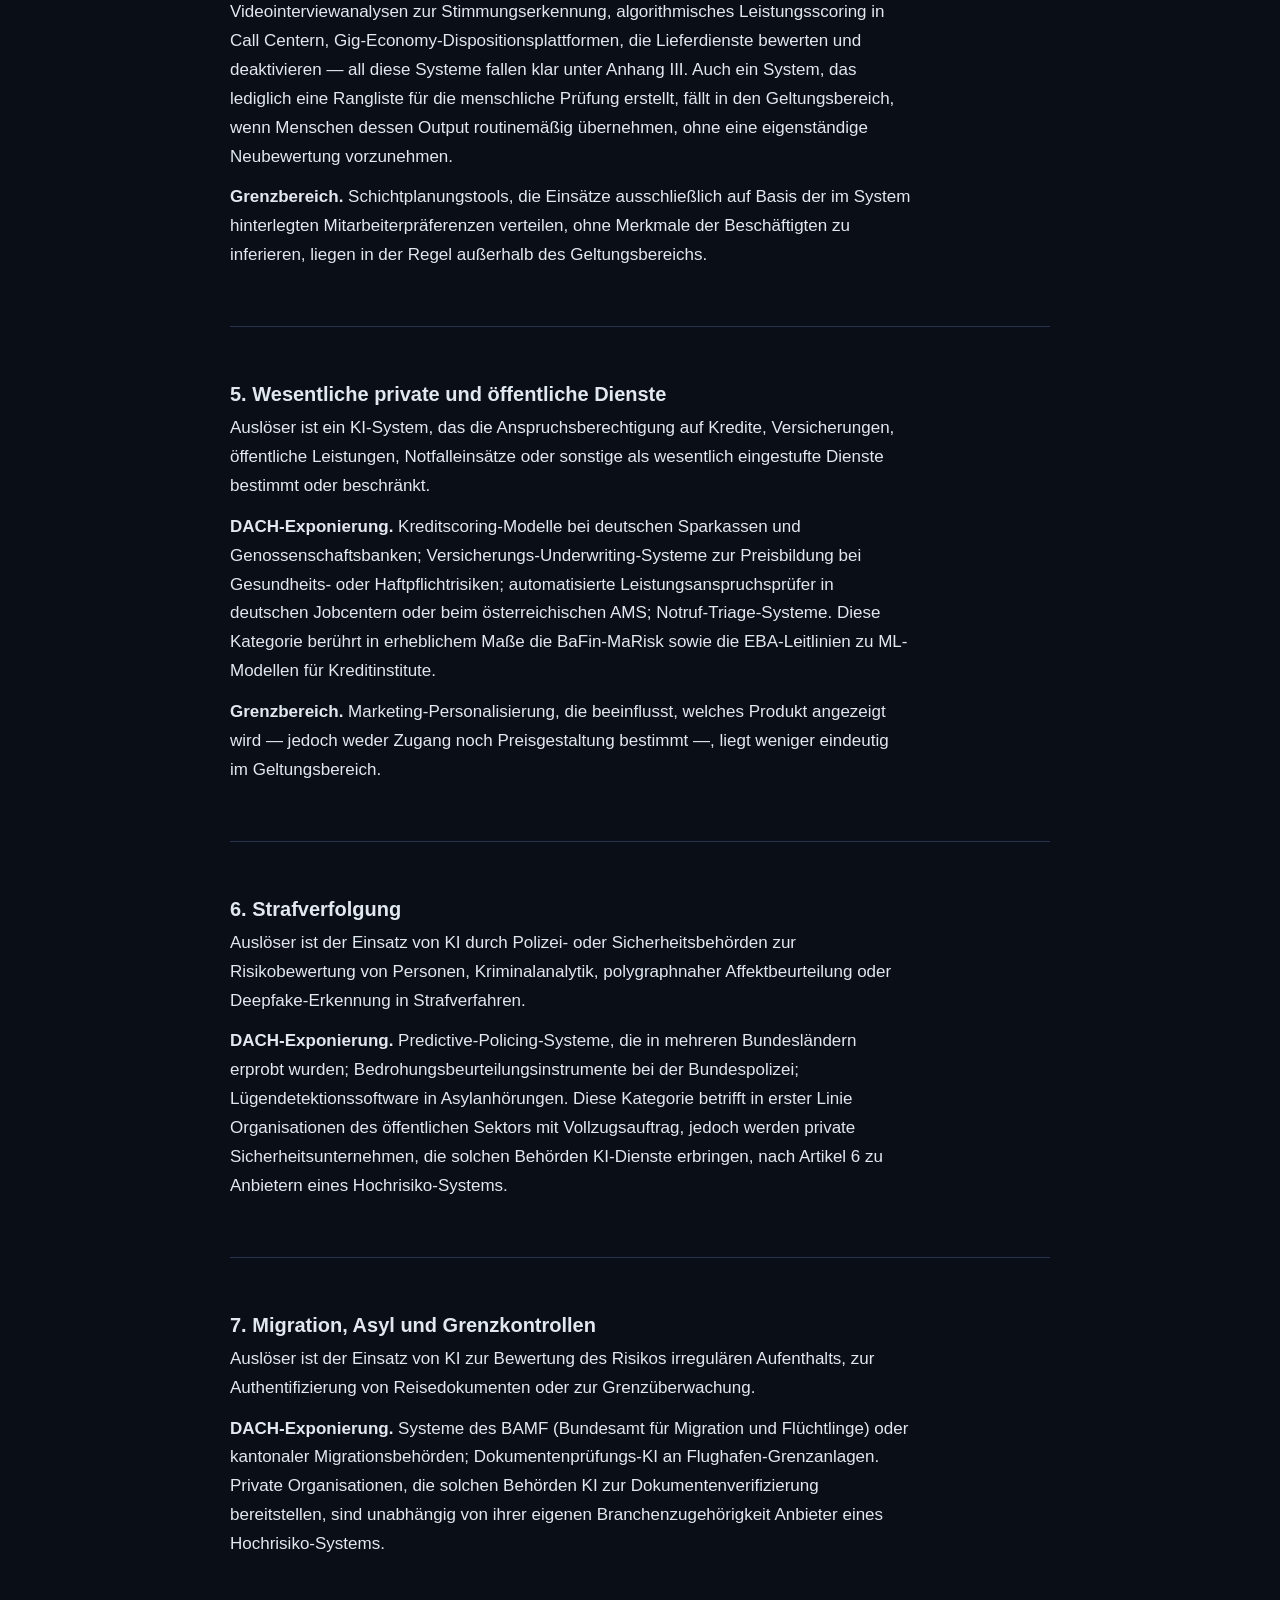
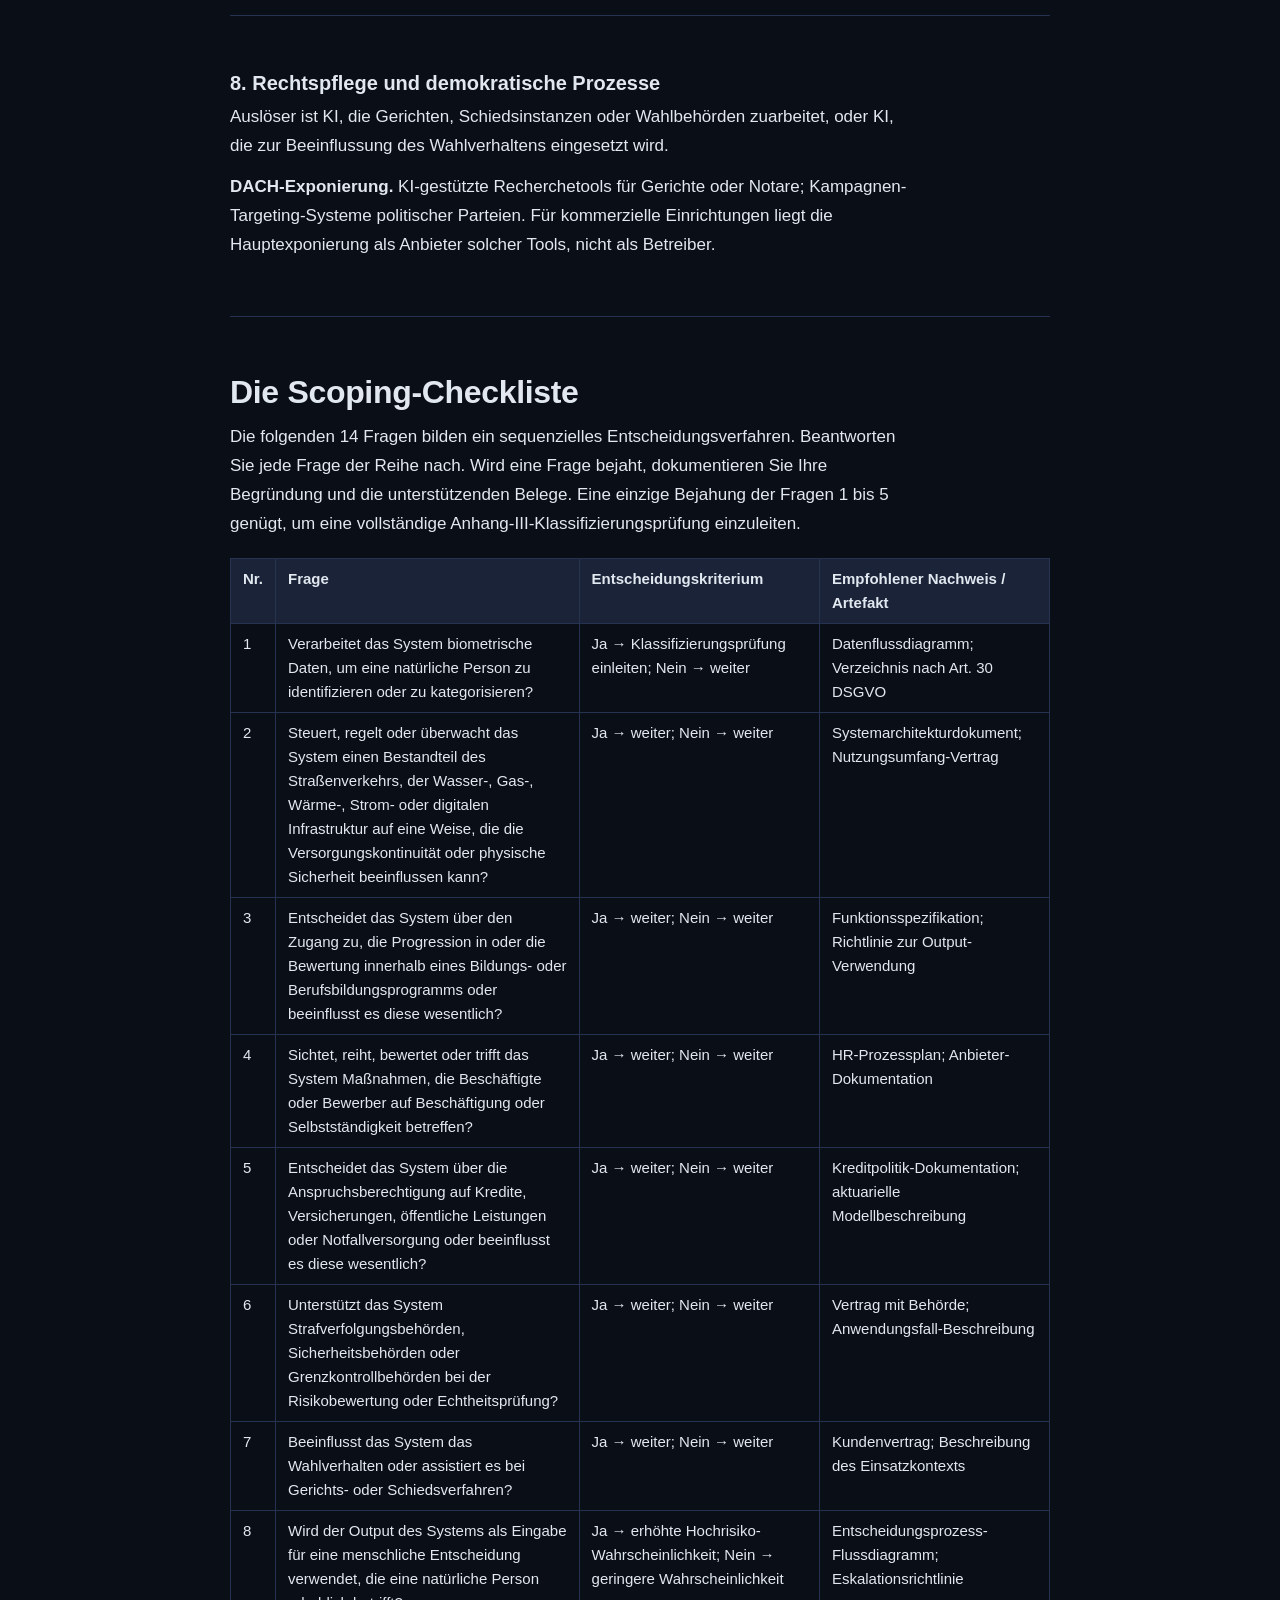
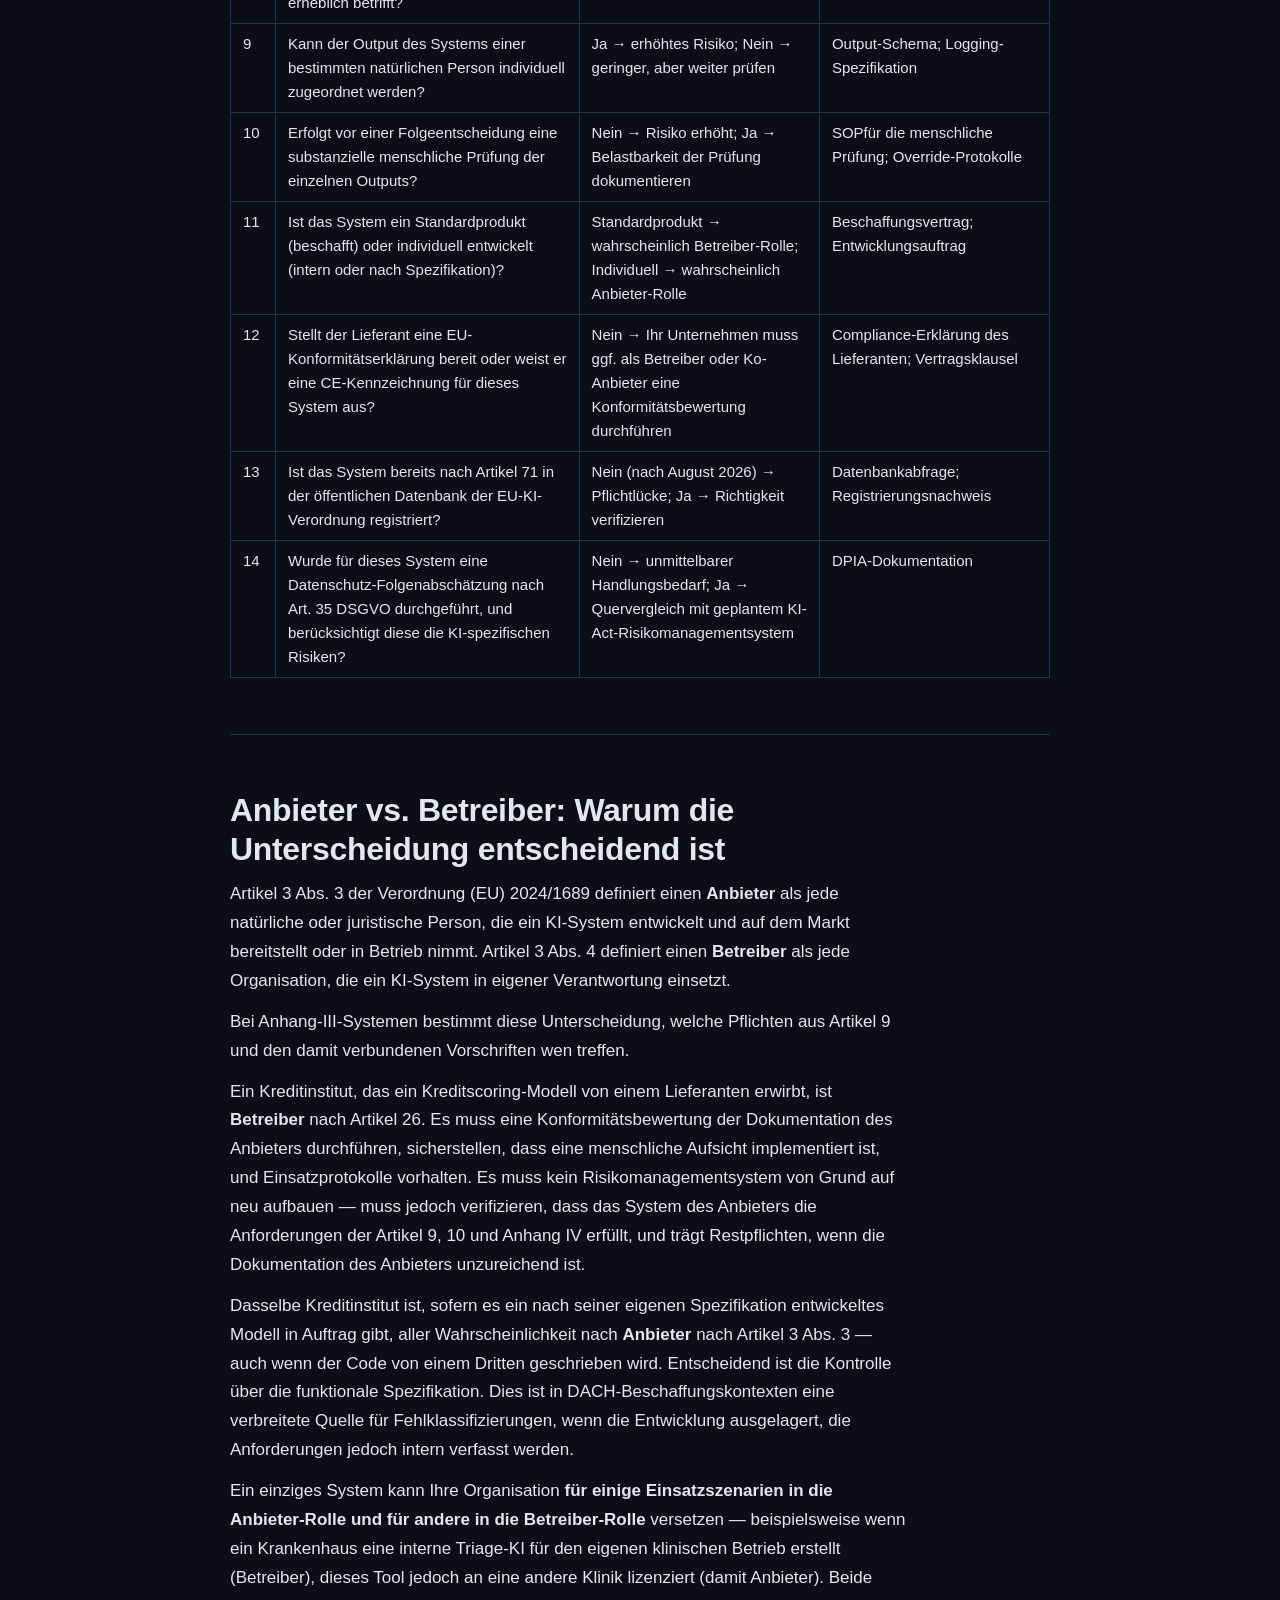
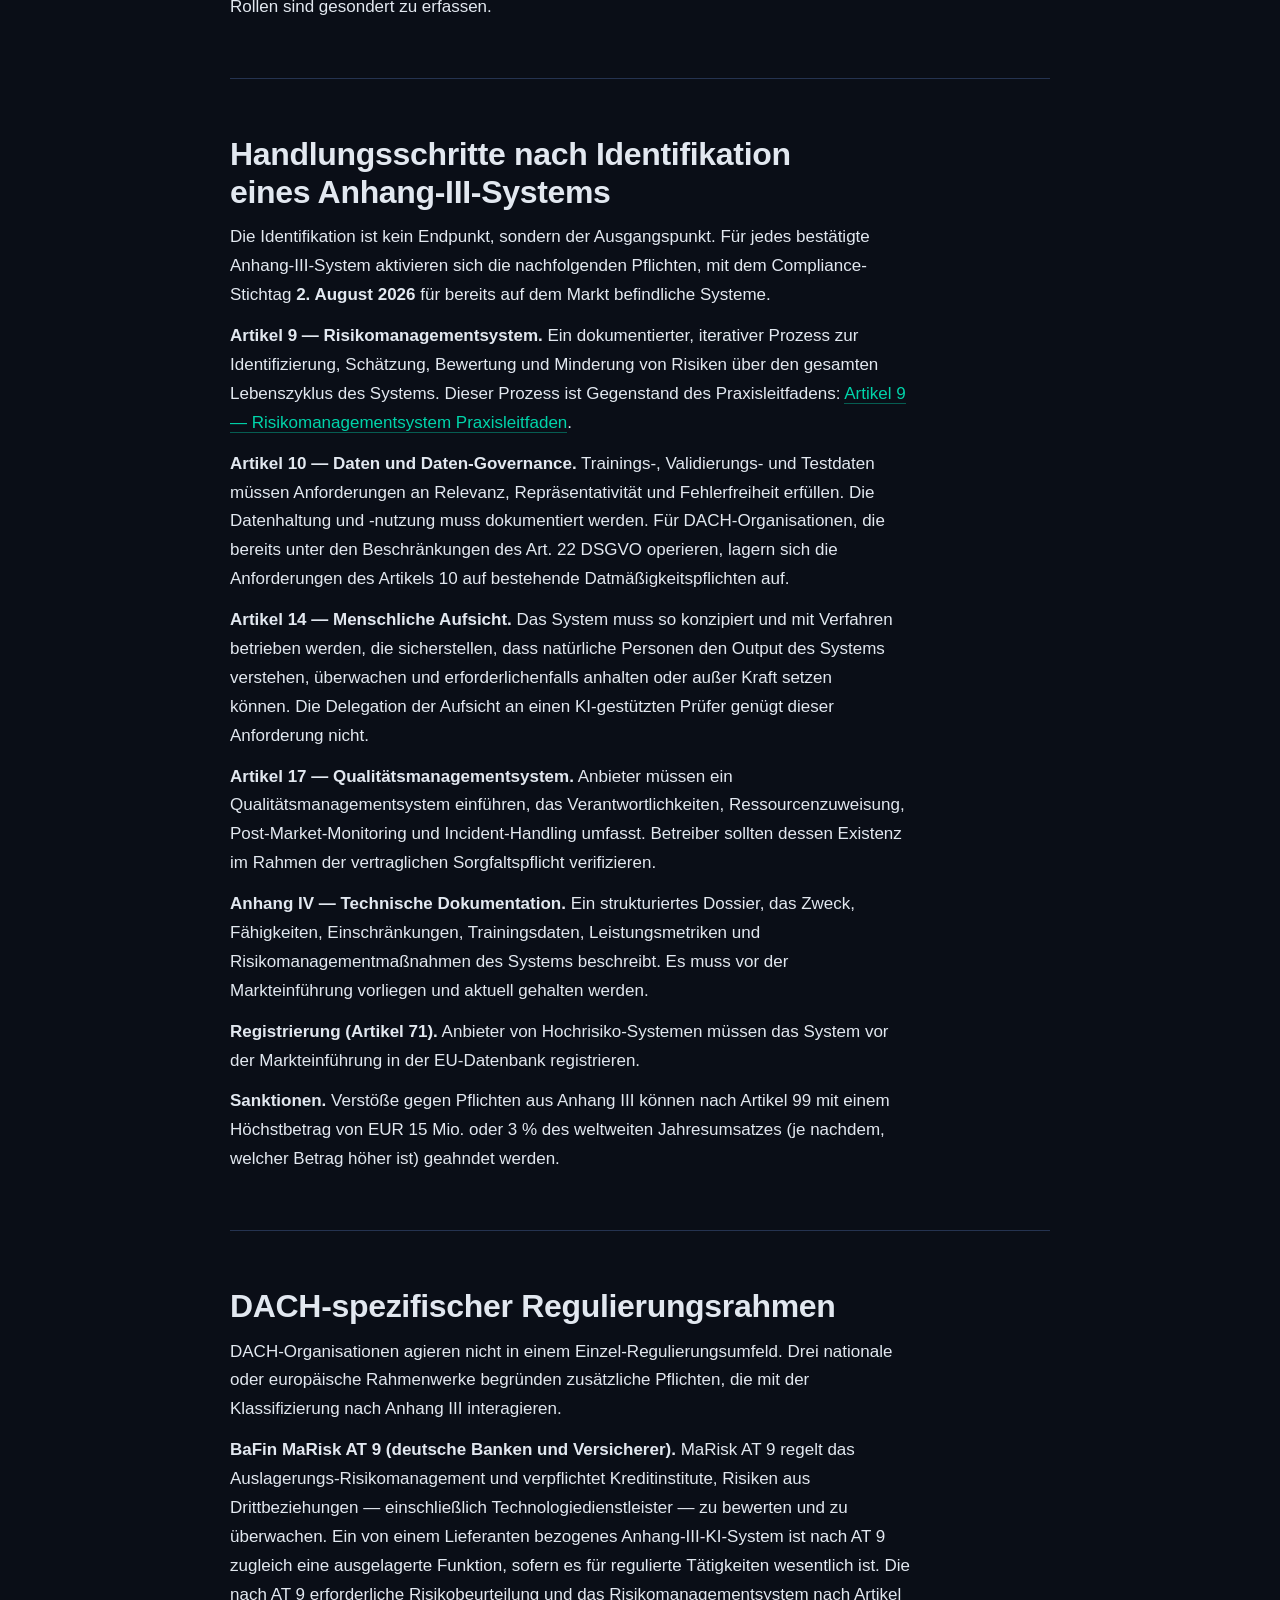
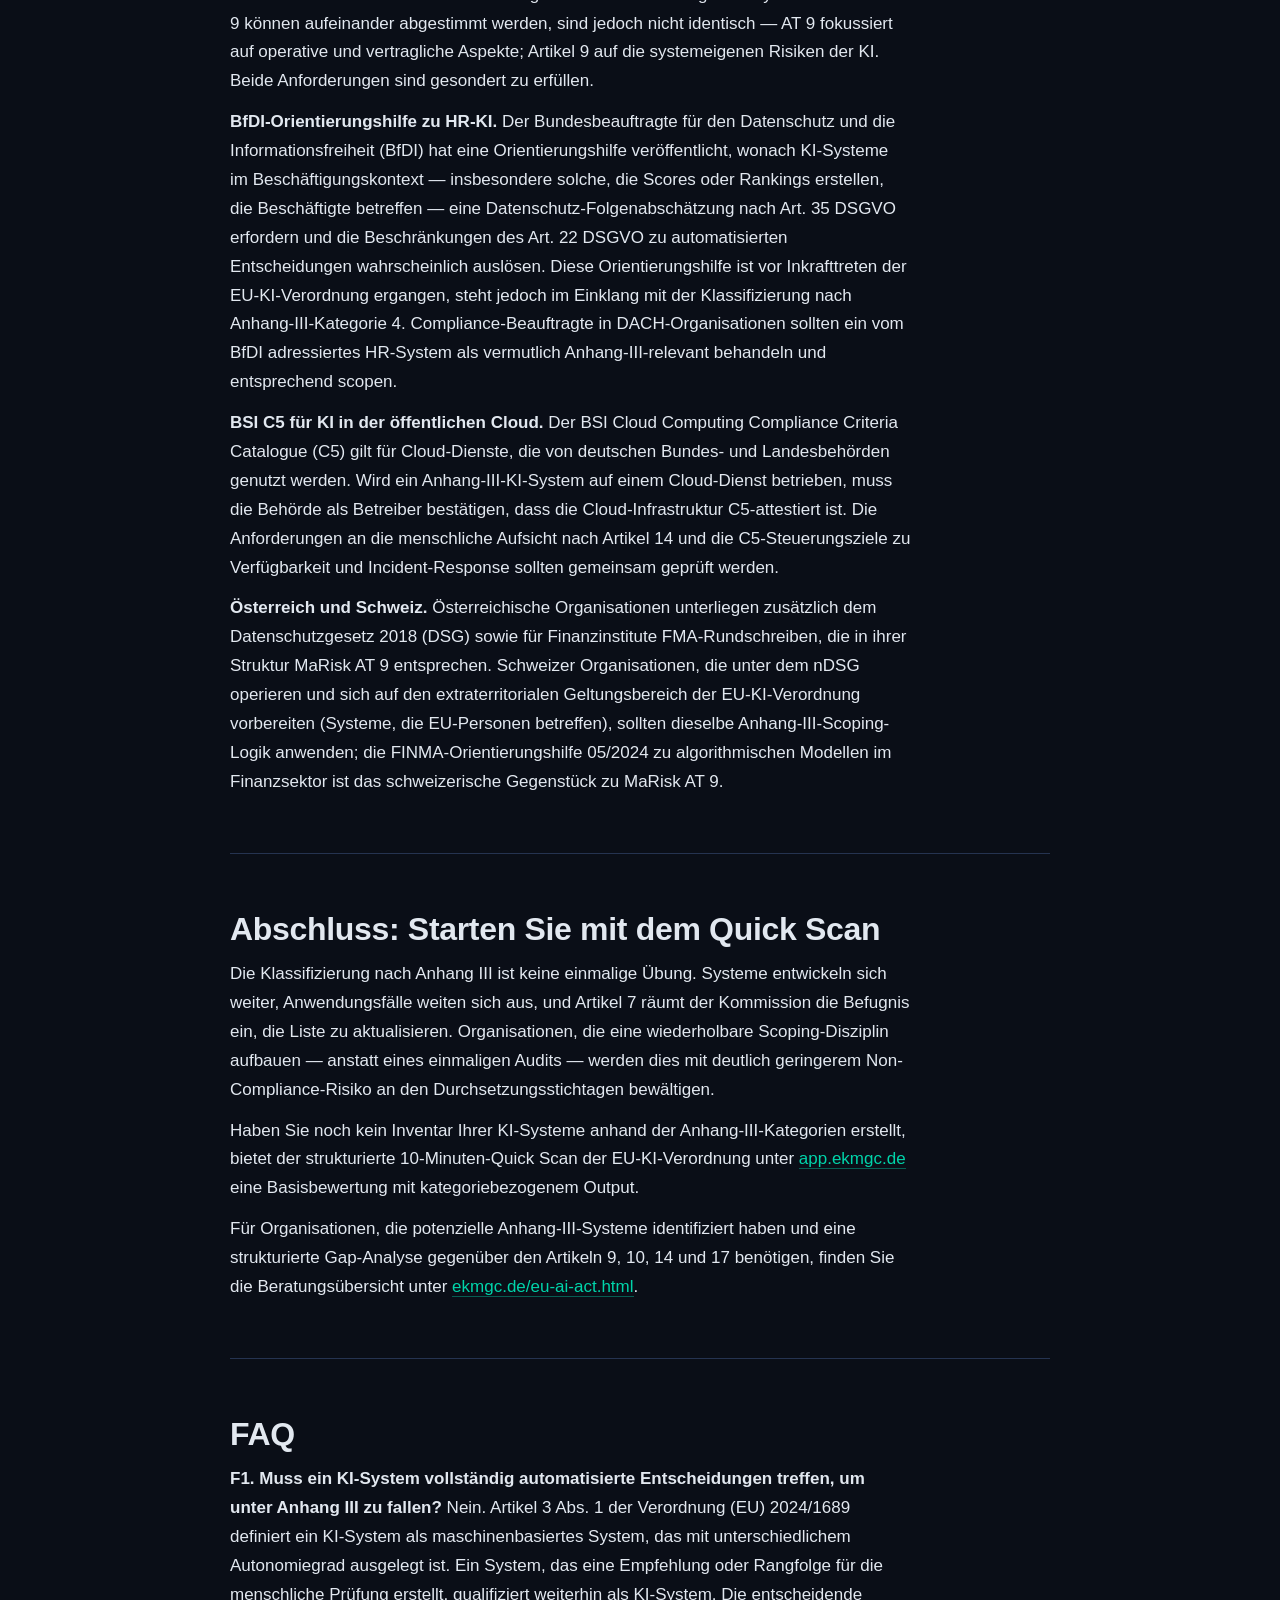
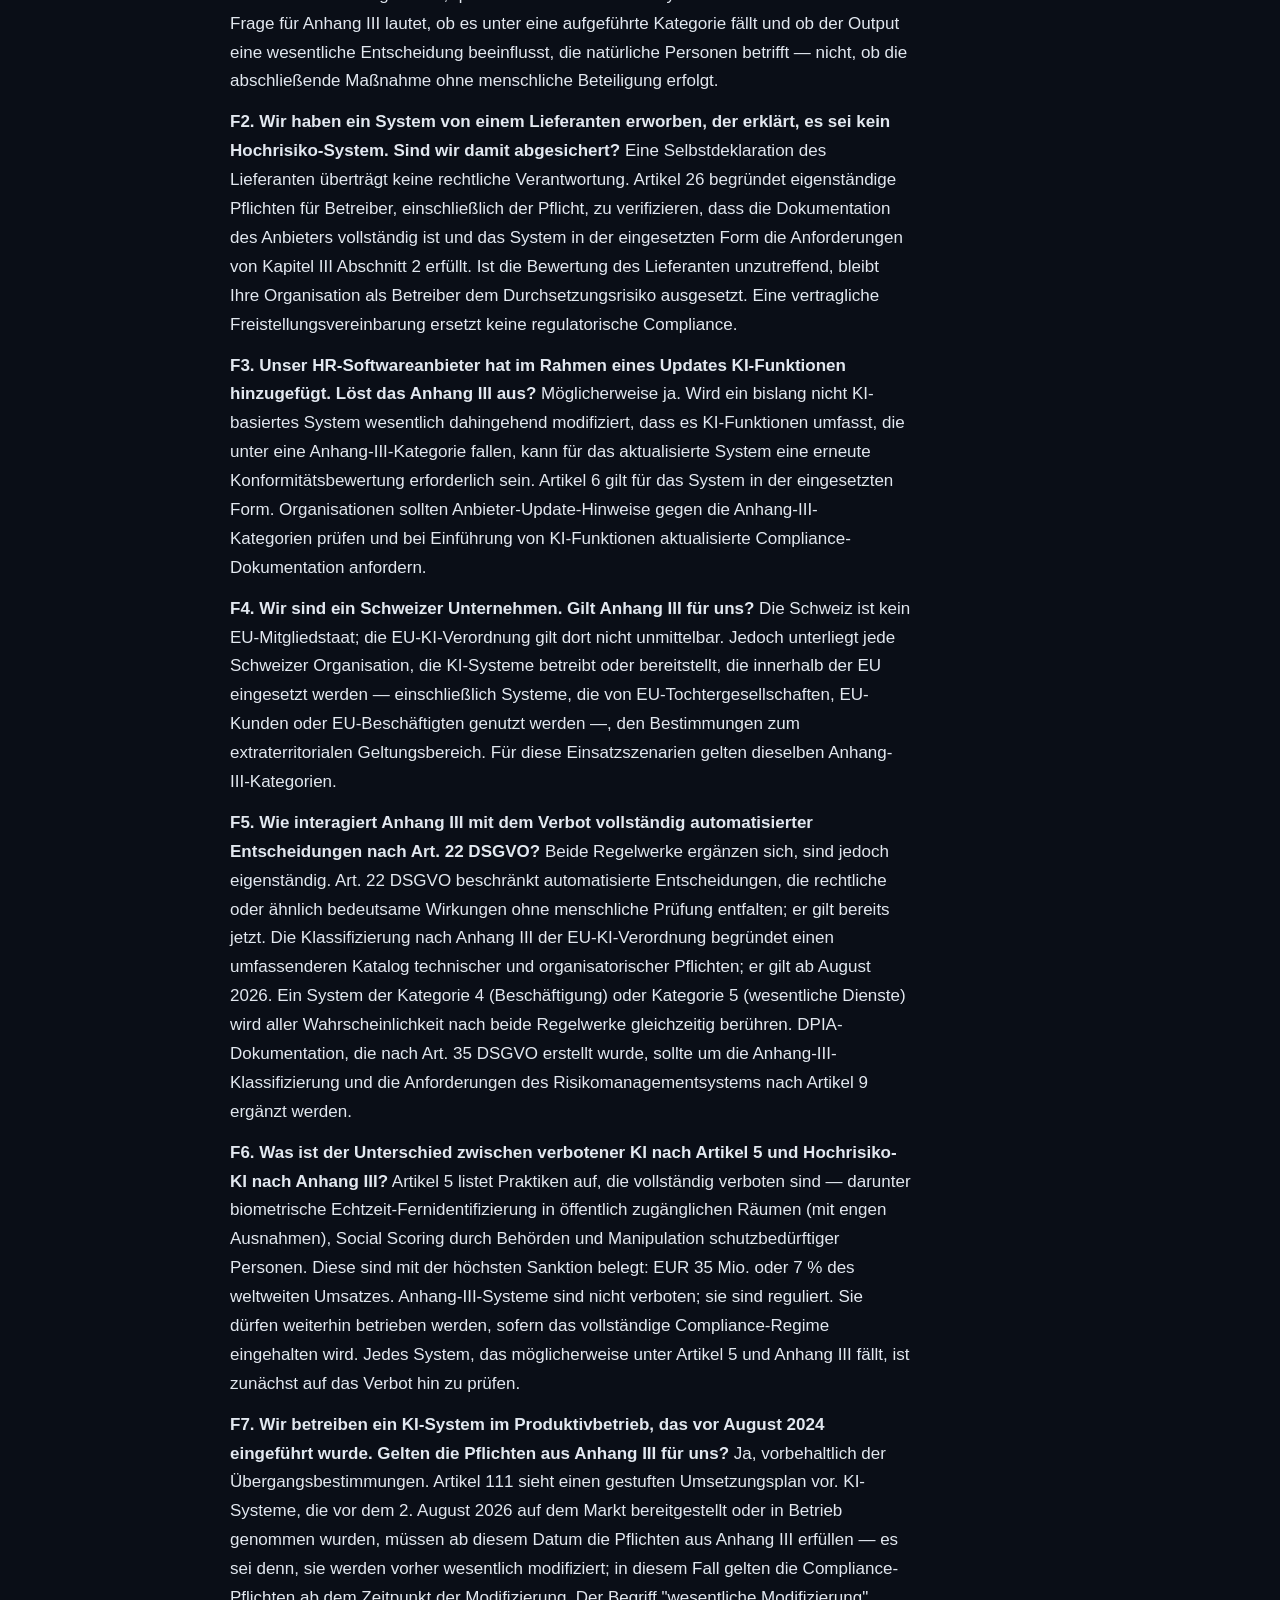
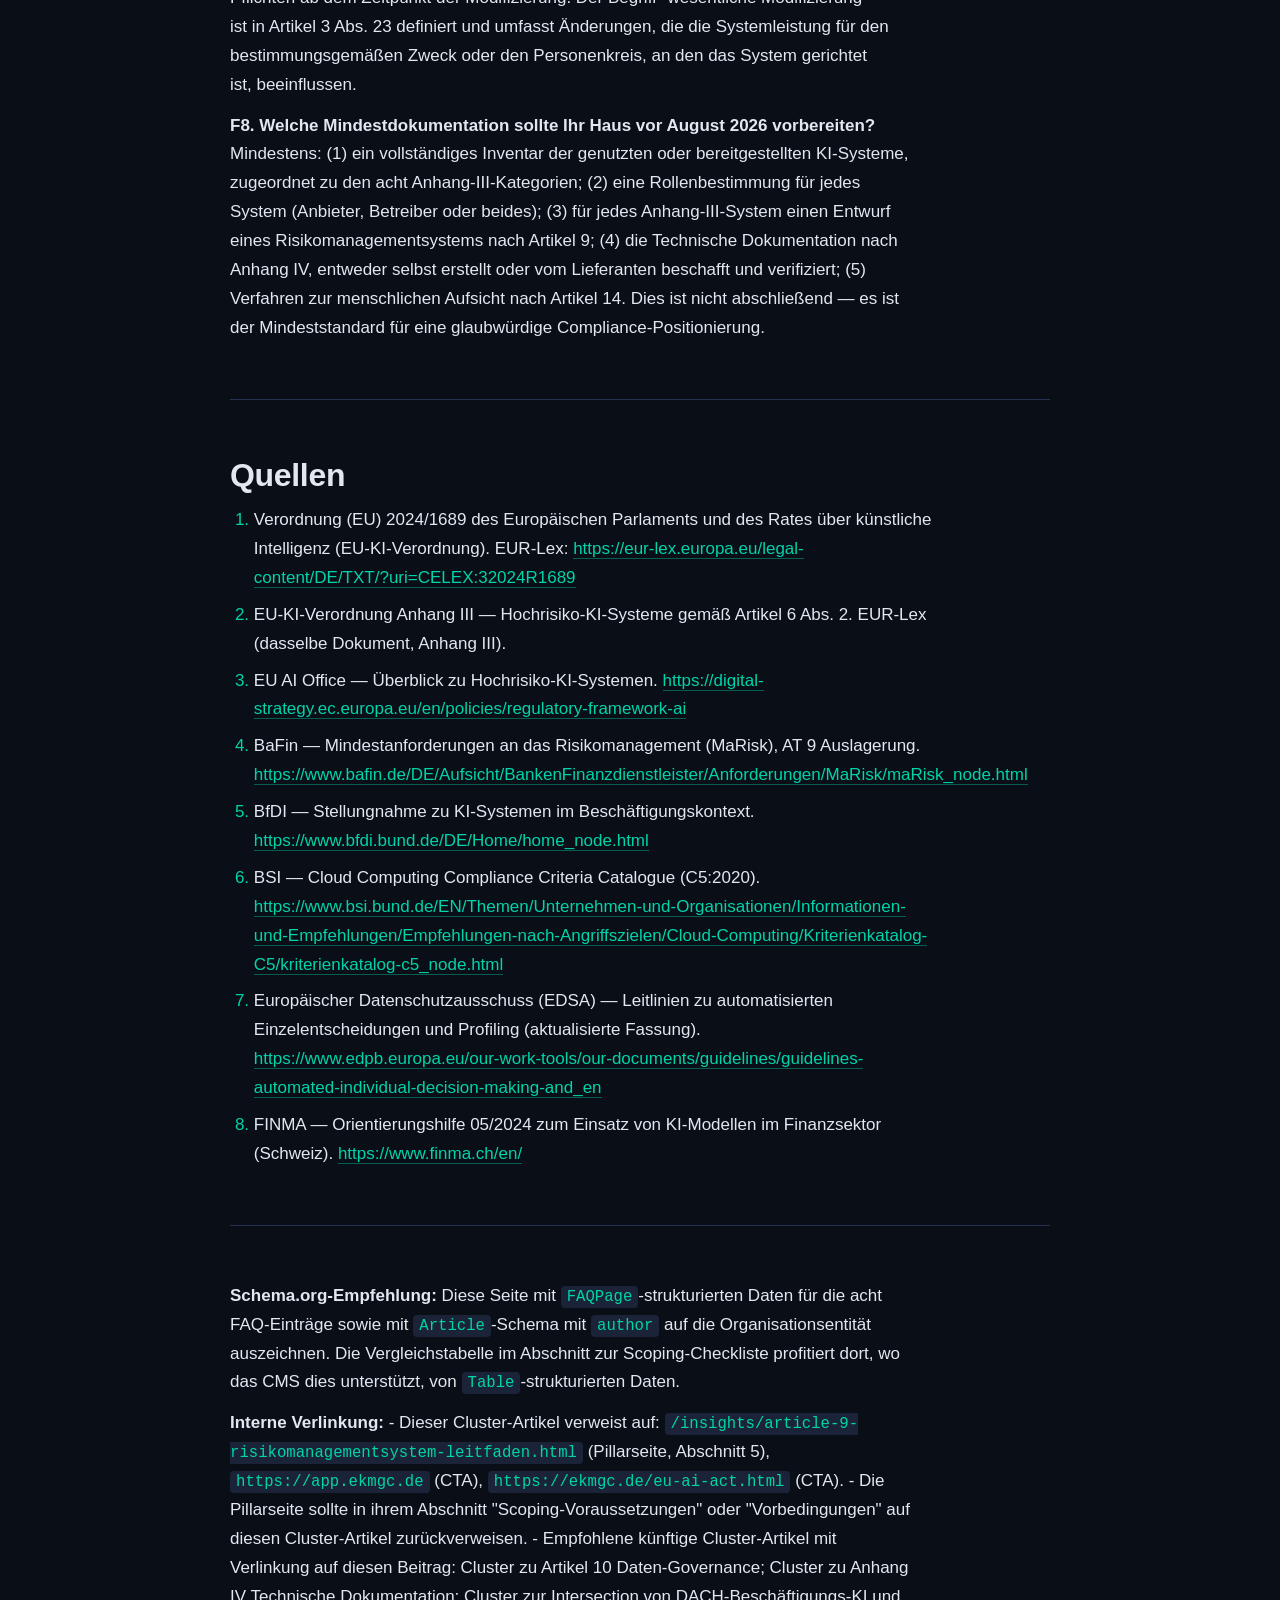
<file: insights/anhang-iii-scoping-checkliste.html>
<!DOCTYPE html>
<html lang="de" data-theme="dark">
<head>
  <meta charset="UTF-8">
  <meta name="viewport" content="width=device-width, initial-scale=1.0">
  <title>Hochrisiko-KI nach Anhang III: Scoping-Checkliste für DACH-Organisationen — EKM Global Consulting</title>
  <meta name="description" content="Die acht Hochrisiko-KI-Kategorien nach Anhang III erläutert, plus eine 14-Fragen-Scoping-Checkliste zur Bestimmung, ob Ihre Organisation unter Verordnung (EU) 2024/1689 in den Anwendungsbereich fällt.">
  <link rel="canonical" href="https://ekmgc.de/insights/anhang-iii-scoping-checkliste.html">
  <link rel="alternate" hreflang="en" href="https://ekmgc.de/insights/annex-iii-scoping-checklist.html">
  <link rel="alternate" hreflang="de" href="https://ekmgc.de/insights/anhang-iii-scoping-checkliste.html">
  <link rel="alternate" hreflang="x-default" href="https://ekmgc.de/insights/annex-iii-scoping-checklist.html">

  <meta property="og:type" content="article">
  <meta property="og:title" content="Hochrisiko-KI nach Anhang III: Scoping-Checkliste für DACH-Organisationen">
  <meta property="og:description" content="Die acht Hochrisiko-KI-Kategorien nach Anhang III erläutert, plus eine 14-Fragen-Scoping-Checkliste zur Bestimmung, ob Ihre Organisation unter Verordnung (EU) 2024/1689 in den Anwendungsbereich fällt.">
  <meta property="og:url" content="https://ekmgc.de/insights/anhang-iii-scoping-checkliste.html">
  <meta property="og:image" content="https://app.ekmgc.de/assets/og-image.png">
  <meta property="og:site_name" content="EKM Global Consulting">
  <meta property="og:locale" content="de_DE">
  <meta property="article:published_time" content="2026-05-06T00:00:00+00:00">
  <meta property="article:author" content="Elshan Musayev">
  <meta property="article:section" content="EU AI Compliance">

  <meta name="twitter:card" content="summary_large_image">
  <meta name="twitter:title" content="Hochrisiko-KI nach Anhang III: Scoping-Checkliste für DACH-Organisationen">
  <meta name="twitter:description" content="Die acht Hochrisiko-KI-Kategorien nach Anhang III erläutert, plus eine 14-Fragen-Scoping-Checkliste zur Bestimmung, ob Ihre Organisation unter Verordnung (EU) 2024/1689 in den Anwendungsbereich fällt.">
  <meta name="twitter:image" content="https://app.ekmgc.de/assets/og-image.png">

  <link rel="icon" type="image/svg+xml" href="data:image/svg+xml,%3Csvg xmlns='http://www.w3.org/2000/svg' viewBox='0 0 32 32'%3E%3Cpath d='M16 2L4 9v14l12 7 12-7V9L16 2z' fill='none' stroke='%2300d4aa' stroke-width='2'/%3E%3Cpath d='M16 8l-6 3.5v7L16 22l6-3.5v-7L16 8z' fill='%2300d4aa' opacity='0.3'/%3E%3Ccircle cx='16' cy='15' r='3' fill='%2300d4aa'/%3E%3C/svg%3E">

  <!-- Fonts -->
  <link href="https://api.fontshare.com/v2/css?f[]=cabinet-grotesk@400,500,700,800&f[]=satoshi@300,400,500,700&display=swap" rel="stylesheet">

  <link rel="stylesheet" href="/base.css">
  <link rel="stylesheet" href="/style.css">

  <style>
    /* Insight article page-local styles */
    .insight-hero {
      padding: calc(var(--space-10, 80px) + 60px) 0 var(--space-7, 56px);
      background: linear-gradient(180deg, var(--color-surface-offset, #1a2338) 0%, var(--color-bg, #0a0e17) 100%);
      border-bottom: 1px solid var(--color-border, #253350);
    }
    .insight-crumb {
      font-size: 13px;
      color: var(--color-text-muted, #8899b0);
      margin-bottom: var(--space-3, 16px);
    }
    .insight-crumb a {
      color: var(--color-text-muted, #8899b0);
      text-decoration: none;
      border-bottom: 1px solid transparent;
      transition: border-color 0.15s;
    }
    .insight-crumb a:hover { border-bottom-color: var(--color-primary, #00d4aa); }
    .insight-eyebrow {
      display: inline-block;
      font-size: 12px;
      font-weight: 700;
      letter-spacing: 2px;
      text-transform: uppercase;
      color: var(--color-primary, #00d4aa);
      margin-bottom: var(--space-3, 16px);
    }
    .insight-headline {
      font-family: var(--font-display, 'Cabinet Grotesk', sans-serif);
      font-size: clamp(32px, 5vw, 56px);
      font-weight: 800;
      line-height: 1.05;
      letter-spacing: -0.02em;
      margin: 0 0 var(--space-4, 24px);
      max-width: 900px;
    }
    .insight-headline .accent { color: var(--color-primary, #00d4aa); }
    .insight-meta {
      display: flex;
      gap: var(--space-4, 24px);
      flex-wrap: wrap;
      font-size: 14px;
      color: var(--color-text-muted, #8899b0);
      margin-bottom: var(--space-3, 16px);
    }
    .insight-meta strong { color: var(--color-text, #e2e8f0); font-weight: 500; }
    .insight-tldr {
      max-width: 820px;
      padding: var(--space-4, 24px) var(--space-5, 32px);
      border-left: 3px solid var(--color-primary, #00d4aa);
      background: var(--color-surface-offset, #1a2338);
      border-radius: 0 var(--radius-md, 10px) var(--radius-md, 10px) 0;
      font-size: 17px;
      line-height: 1.6;
      color: var(--color-text, #e2e8f0);
      margin-top: var(--space-5, 32px);
    }
    .insight-body {
      padding: var(--space-8, 64px) 0;
      max-width: 820px;
      margin: 0 auto;
    }
    .insight-body h2 {
      font-family: var(--font-display, 'Cabinet Grotesk', sans-serif);
      font-size: clamp(24px, 3vw, 32px);
      font-weight: 700;
      letter-spacing: -0.01em;
      line-height: 1.2;
      margin: var(--space-7, 56px) 0 var(--space-3, 16px);
      color: var(--color-text, #e2e8f0);
    }
    .insight-body h3 {
      font-family: var(--font-display, 'Cabinet Grotesk', sans-serif);
      font-size: 20px;
      font-weight: 600;
      margin: var(--space-5, 32px) 0 var(--space-2, 8px);
      color: var(--color-text, #e2e8f0);
    }
    .insight-body p {
      font-size: 17px;
      line-height: 1.7;
      color: var(--color-text, #e2e8f0);
      margin: 0 0 var(--space-3, 16px);
    }
    .insight-body ul, .insight-body ol {
      font-size: 17px;
      line-height: 1.7;
      color: var(--color-text, #e2e8f0);
      padding-left: 1.4em;
      margin: 0 0 var(--space-4, 24px);
    }
    .insight-body li { margin-bottom: var(--space-2, 8px); }
    .insight-body li::marker { color: var(--color-primary, #00d4aa); }
    .insight-body strong { color: var(--color-text, #e2e8f0); font-weight: 600; }
    .insight-body em { font-style: italic; color: var(--color-text-muted, #8899b0); }
    .insight-body a {
      color: var(--color-primary, #00d4aa);
      text-decoration: none;
      border-bottom: 1px solid rgba(0, 212, 170, 0.4);
      transition: border-color 0.15s;
    }
    .insight-body a:hover { border-bottom-color: var(--color-primary, #00d4aa); }
    .insight-body blockquote {
      margin: var(--space-5, 32px) 0;
      padding: var(--space-3, 16px) var(--space-4, 24px);
      border-left: 3px solid var(--color-primary, #00d4aa);
      background: var(--color-surface-offset, #1a2338);
      border-radius: 0 var(--radius-sm, 6px) var(--radius-sm, 6px) 0;
      color: var(--color-text-muted, #8899b0);
      font-style: italic;
    }
    .insight-body blockquote p:first-child { margin-top: 0; }
    .insight-body blockquote p:last-child { margin-bottom: 0; }
    .insight-body table {
      width: 100%;
      border-collapse: collapse;
      margin: var(--space-5, 32px) 0;
      font-size: 15px;
    }
    .insight-body th, .insight-body td {
      padding: var(--space-2, 8px) var(--space-3, 16px);
      border: 1px solid var(--color-border, #253350);
      text-align: left;
      vertical-align: top;
    }
    .insight-body th {
      background: var(--color-surface-offset, #1a2338);
      font-weight: 600;
      color: var(--color-text, #e2e8f0);
    }
    .insight-body code {
      background: var(--color-surface-offset, #1a2338);
      padding: 2px 6px;
      border-radius: 4px;
      font-size: 0.92em;
      color: var(--color-primary, #00d4aa);
    }
    .insight-body hr {
      border: none;
      border-top: 1px solid var(--color-border, #253350);
      margin: var(--space-7, 56px) 0;
    }
    .insight-related {
      max-width: 820px;
      margin: 0 auto;
      padding: var(--space-7, 56px) 0;
      border-top: 1px solid var(--color-border, #253350);
    }
    .insight-related h3 {
      font-family: var(--font-display, 'Cabinet Grotesk', sans-serif);
      font-size: 22px;
      font-weight: 700;
      margin-bottom: var(--space-4, 24px);
    }
    .insight-related ul {
      list-style: none;
      padding: 0;
    }
    .insight-related li {
      padding: var(--space-3, 16px) 0;
      border-bottom: 1px solid var(--color-border, #253350);
    }
    .insight-related li:last-child { border-bottom: none; }
    .insight-related__desc {
      display: block;
      font-size: 14px;
      color: var(--color-text-muted, #8899b0);
      margin-top: 4px;
      line-height: 1.5;
    }
    .insight-related__alt {
      margin: var(--space-3, 16px) 0 var(--space-5, 32px);
      font-size: 14px;
    }
    .insight-related__alt a {
      color: var(--color-primary, #00d4aa);
      text-decoration: none;
      font-weight: 600;
    }
    .insight-related a {
      color: var(--color-text, #e2e8f0);
      text-decoration: none;
      font-weight: 500;
      transition: color 0.15s;
    }
    .insight-related a:hover { color: var(--color-primary, #00d4aa); }
  </style>

  <!-- Schema.org JSON-LD: Article + BreadcrumbList -->
  <script type="application/ld+json">
{
  "@context": "https://schema.org",
  "@graph": [
    {
      "@type": "Article",
      "@id": "https://ekmgc.de/insights/anhang-iii-scoping-checkliste.html#article",
      "headline": "Hochrisiko-KI nach Anhang III: Scoping-Checkliste für DACH-Organisationen",
      "description": "Die acht Hochrisiko-KI-Kategorien nach Anhang III erläutert, plus eine 14-Fragen-Scoping-Checkliste zur Bestimmung, ob Ihre Organisation unter Verordnung (EU) 2024/1689 in den Anwendungsbereich fällt.",
      "url": "https://ekmgc.de/insights/anhang-iii-scoping-checkliste.html",
      "mainEntityOfPage": "https://ekmgc.de/insights/anhang-iii-scoping-checkliste.html",
      "datePublished": "2026-05-06",
      "dateModified": "2026-05-06",
      "inLanguage": "de-DE",
      "isAccessibleForFree": true,
      "keywords": "EU AI Act, Regulation (EU) 2024/1689, Annex III, Article 9, Article 26, conformity assessment, GPAI, AI compliance, RegTech, BSI C5, BaFin",
      "articleSection": "EU AI Compliance",
      "author": {
        "@type": "Person",
        "@id": "https://www.linkedin.com/in/elshan-musayev/#person",
        "name": "Elshan Musayev",
        "url": "https://www.linkedin.com/in/elshan-musayev/",
        "jobTitle": "Founder & CEO",
        "sameAs": [
          "https://www.linkedin.com/in/elshan-musayev/",
          "https://www.linkedin.com/in/elshanmusayev/",
          "https://elshanmusayev.com"
        ]
      },
      "publisher": {
        "@type": "Organization",
        "@id": "https://ekmgc.de/#organization",
        "name": "EKM Global Consulting GmbH",
        "url": "https://ekmgc.de",
        "logo": {
          "@type": "ImageObject",
          "url": "https://app.ekmgc.de/assets/logo_ekm_icon.png",
          "width": 1024,
          "height": 1024
        },
        "sameAs": [
          "https://www.linkedin.com/company/ekm-global-consulting-gmbh/",
          "https://www.linkedin.com/showcase/121553912/",
          "https://www.linkedin.com/showcase/121603994/",
          "https://www.crunchbase.com/organization/ekm-global-consulting"
        ]
      },
      "about": {
        "@type": "Legislation",
        "name": "Regulation (EU) 2024/1689 (Artificial Intelligence Act)",
        "legislationJurisdiction": "European Union",
        "legislationDate": "2024-06-13"
      }
    },
    {
      "@type": "BreadcrumbList",
      "@id": "https://ekmgc.de/insights/anhang-iii-scoping-checkliste.html#breadcrumb",
      "itemListElement": [
        {
          "@type": "ListItem",
          "position": 1,
          "name": "Home",
          "item": "https://ekmgc.de/"
        },
        {
          "@type": "ListItem",
          "position": 2,
          "name": "EU AI Act",
          "item": "https://ekmgc.de/eu-ai-act.html"
        },
        {
          "@type": "ListItem",
          "position": 3,
          "name": "Insights",
          "item": "https://ekmgc.de/insights/"
        },
        {
          "@type": "ListItem",
          "position": 4,
          "name": "Hochrisiko-KI nach Anhang III: Scoping-Checkliste für DACH-Organisationen",
          "item": "https://ekmgc.de/insights/anhang-iii-scoping-checkliste.html"
        }
      ]
    }
  ]
}
  </script>
</head>

<body>
  <!-- ============ HEADER ============ -->
  <header class="header" id="header">
    <div class="container header__inner">
      <a href="/" class="header__logo" aria-label="EKM Global Consulting">
        <img src="/assets/logo-dark.jpg" alt="EKM Global Consulting — think smarter" class="header__logo-img" id="siteLogo">
      </a>

      <nav class="nav" id="nav" aria-label="Main navigation">
        <ul class="nav__list" role="list">
          <li><a href="/#services" class="nav__link">Services</a></li>
          <li><a href="/eu-ai-act.html" class="nav__link">EU AI Act</a></li>
          <li><a href="/insights/" class="nav__link nav__link--active">Insights</a></li>
          <li><a href="/#approach" class="nav__link">Approach</a></li>
          <li><a href="/#contact" class="nav__link">Contact</a></li>
        </ul>
      </nav>

      <div class="header__controls">
        <button class="toggle-btn" id="themeToggle" data-theme-toggle aria-label="Switch theme">
          <svg width="18" height="18" viewBox="0 0 24 24" fill="none" stroke="currentColor" stroke-width="2"><circle cx="12" cy="12" r="5"/><path d="M12 1v2M12 21v2M4.22 4.22l1.42 1.42M18.36 18.36l1.42 1.42M1 12h2M21 12h2M4.22 19.78l1.42-1.42M18.36 5.64l1.42-1.42"/></svg>
        </button>
        <button class="menu-toggle" id="menuToggle" aria-label="Menu" aria-expanded="false">
          <span></span><span></span><span></span>
        </button>
      </div>
    </div>
  </header>

  <!-- ============ HERO ============ -->
  <section class="insight-hero">
    <div class="container">
      <div class="insight-crumb">
        <a href="/">Home</a> · <a href="/eu-ai-act.html">EU AI Act</a> · <a href="/insights/">Insights</a> · Hochrisiko-KI nach Anhang III: Scoping-Checkliste für DACH-Organisationen
      </div>
      <div class="insight-eyebrow">Cluster · Auf Deutsch · EU-KI-Verordnung</div>
      <h1 class="insight-headline">Anhang III Scoping-<span class="accent">Checkliste</span> für DACH-Organisationen.</h1>
      <div class="insight-meta">
        <span><strong>Von</strong> Elshan Musayev</span>
        <span><strong>Veröffentlicht</strong> 2026-05-06</span>
        <span><strong>9 Min. Lesezeit</strong></span>
      </div>
      <div class="insight-tldr">
        <strong>Kurzfassung.</strong> Die acht Hochrisiko-KI-Kategorien nach Anhang III erläutert, plus eine 14-Fragen-Scoping-Checkliste zur Bestimmung, ob Ihre Organisation unter Verordnung (EU) 2024/1689 in den Anwendungsbereich fällt.
      </div>
    </div>
  </section>

  <!-- ============ BODY ============ -->
  <section class="container">
    <article class="insight-body">
<p><strong>Meta-Beschreibung:</strong> Ermitteln Sie, ob Ihr KI-System unter Anhang III der EU-KI-Verordnung fällt. Eine strukturierte Scoping-Checkliste für DACH-Compliance-Beauftragte, Datenschutzbeauftragte und Rechtsabteilungen — alle acht Hochrisiko-Kategorien im Überblick.</p>
<p><strong>Kanonische URL:</strong> <code>https://ekmgc.de/insights/annex-iii-scoping-checklist.html</code>
<strong>Pillarseite:</strong> <a href="/insights/article-9-risikomanagementsystem-leitfaden.html">Artikel 9 — Risikomanagementsystem Praxisleitfaden</a>
<strong>Herausgegeben von:</strong> EKM Global Consulting GmbH (Baden-Baden, gegründet im Januar 2013)
<strong>Verordnung:</strong> Verordnung (EU) 2024/1689, in Kraft seit 1. August 2024; Pflichten aus Anhang III gelten ab <strong>2. August 2026</strong></p>
<hr>
<blockquote>
<p><strong>Kurzfassung.</strong> Anhang III der EU-KI-Verordnung definiert acht Hochrisiko-Kategorien, die ein vollständiges Compliance-Regime auslösen — Artikel 9 Risikomanagementsystem, Artikel 10 Daten-Governance, Artikel 14 Menschliche Aufsicht und weitere. Dieser Beitrag erläutert, was jede Kategorie umfasst, wo DACH-Organisationen am häufigsten verborgene Exponierungen tragen, und enthält eine 14-Fragen-Scoping-Checkliste, mit der Sie feststellen können, ob ein System qualifiziert — bevor Ihre Pflichten ab August 2026 durchsetzbar werden.</p>
</blockquote>
<hr>
<h2>Inhaltsverzeichnis</h2>
<ol>
<li><a href="#was-anhang-iii-bewirkt">Was Anhang III bewirkt</a></li>
<li><a href="#die-acht-hochrisiko-kategorien-im-detail">Die acht Hochrisiko-Kategorien im Detail</a></li>
<li><a href="#die-scoping-checkliste">Die Scoping-Checkliste</a></li>
<li><a href="#anbieter-vs-betreiber-warum-die-unterscheidung-entscheidend-ist">Anbieter vs. Betreiber: Warum die Unterscheidung entscheidend ist</a></li>
<li><a href="#handlungsschritte-nach-identifikation-eines-anhang-iii-systems">Handlungsschritte nach Identifikation eines Anhang-III-Systems</a></li>
<li><a href="#dach-spezifischer-regulierungsrahmen">DACH-spezifischer Regulierungsrahmen</a></li>
<li><a href="#abschluss-starten-sie-mit-dem-quick-scan">Abschluss: Starten Sie mit dem Quick Scan</a></li>
<li><a href="#faq">FAQ</a></li>
<li><a href="#quellen">Quellen</a></li>
</ol>
<hr>
<h2>Was Anhang III bewirkt <a id="was-anhang-iii-bewirkt"></a></h2>
<p>Artikel 6 Abs. 2 der Verordnung (EU) 2024/1689 stellt klar, dass ein in Anhang III aufgeführtes KI-System automatisch als Hochrisiko-KI eingestuft wird — unabhängig vom konkreten Risikoprofil eines einzelnen Einsatzszenarios. Es handelt sich um einen listenbasierten Klassifizierungsmechanismus, keinen folgenbasierten. Das System muss keinen Schaden verursacht haben. Die entscheidende Frage lautet: Fällt es unter eine der aufgeführten Kategorien?</p>
<p>Anhang III listet derzeit acht Hochrisikobereiche. Artikel 7 gewährt der Europäischen Kommission die Befugnis, die Liste durch delegierten Rechtsakt zu erweitern oder einzuschränken. Der Geltungsbereich kann sich demnach während Ihres Compliance-Programms ohne formelles Gesetzgebungsverfahren verschieben.</p>
<p>Die acht Kategorien in der Reihenfolge ihres Erscheinens in Anhang III:</p>
<ol>
<li><strong>Biometrie</strong> — Fernidentifizierung natürlicher Personen in Echtzeit oder nachträglich sowie Kategorisierung anhand geschützter Merkmale.</li>
<li><strong>Kritische Infrastruktur</strong> — KI, die im Management und Betrieb von Straßenverkehr, Wasser, Gas, Wärme, Elektrizität und digitaler Infrastruktur eingesetzt wird.</li>
<li><strong>Allgemeine und berufliche Bildung</strong> — Systeme, die über Zugang, Progression oder Bewertung in Bildungs- und Berufsbildungseinrichtungen entscheiden.</li>
<li><strong>Beschäftigung, Personalmanagement und Zugang zur Selbstständigkeit</strong> — Rekrutierung, Auswahl, Leistungsüberwachung, Beförderung, Vertragsbeendigung und Aufgabenzuweisung, die Beschäftigte betreffen.</li>
<li><strong>Wesentliche private und öffentliche Dienste</strong> — Kreditwürdigkeitsprüfung, Versicherungsrisikopreisbildung, Anspruchsberechtigung auf öffentliche Leistungen, Einsatzleitstellen für Notfalldienste.</li>
<li><strong>Strafverfolgung</strong> — Risikobewertung von Personen, polygrafahnliche Verfahren, Deepfake-Erkennung durch Polizeibehörden, Kriminalanalytik zur Rückfallprognose.</li>
<li><strong>Migration, Asyl und Grenzkontrollen</strong> — Risikoprofilierung von Drittstaatsangehörigen, Dokumentenechtheitsprüfung, Grenzüberwachung.</li>
<li><strong>Rechtspflege und demokratische Prozesse</strong> — KI zur Unterstützung von Gerichten bei der Sachverhaltsermittlung, Risikobeurteilung von Schöffen sowie KI zur Beeinflussung von Wahlen oder Volksabstimmungen.</li>
</ol>
<hr>
<h2>Die acht Hochrisiko-Kategorien im Detail <a id="die-acht-hochrisiko-kategorien-im-detail"></a></h2>
<h3>1. Biometrie</h3>
<p>Auslöser ist die automatisierte Verarbeitung biometrischer Daten zur Fernidentifizierung oder Kategorisierung einer natürlichen Person. Die biometrische Echtzeit-Fernidentifizierung an öffentlich zugänglichen Orten ist nach Artikel 5 verboten (mit engen Ausnahmen für Strafverfolgungsbehörden). Nachträgliche Systeme sowie Systeme, die Personen nach Emotionen, Geschlecht, ethnischer Herkunft oder politischer Überzeugung kategorisieren, fallen als Hochrisiko-KI unter Anhang III.</p>
<p><strong>DACH-Exponierung.</strong> Zeiterfassungssysteme am Arbeitsplatz, die die Identität per Gesichtsbild verifizieren; Sprachauthentifizierung in Contact Centern; Anwesenheitsüberwachung in Gesundheitseinrichtungen. Vergleicht ein System das Live-Bild oder die Stimme einer Person mit einer Datenbank — zu welchem Zweck auch immer — sind die Scoping-Fragen einzuleiten.</p>
<p><strong>Grenzbereich.</strong> Liveness-Erkennung, die ausschließlich zur Betrugsprävention in einem KYC-Prozess eingesetzt wird, ohne dass ein persistenter Identifikator angelegt wird, kann unter engen Auslegungen außerhalb von Anhang III fallen. Eine rechtliche Bewertung ist einzuholen; ein Selbstausschluss ohne Prüfung ist nicht vertretbar.</p>
<hr>
<h3>2. Kritische Infrastruktur</h3>
<p>Auslöser ist der Einsatz zur Steuerung oder zum Betrieb von Straßenverkehr, Wasser, Gas, Wärme, Elektrizität oder digitaler Infrastruktur auf eine Weise, die die Sicherheit von Personen beeinträchtigen kann.</p>
<p><strong>DACH-Exponierung.</strong> KI zur Netzstabilisierung bei deutschen Energieversorgern im Rahmen des EnWG; Predictive-Maintenance-KI für Fernwärme in Österreich; adaptive Verkehrssteuerungssysteme bei Schweizer Kantonsstraßenbehörden. Kann das System beeinflussen, ob eine physische Ressource sicher zu den Endnutzern gelangt, ist Anhang III einschlägig.</p>
<p><strong>Grenzbereich.</strong> Back-Office-Planungstools, die Wartungsfenster optimieren, aber keine Unterbrechung der Versorgung bewirken können, liegen weniger eindeutig im Geltungsbereich. Die entscheidende Frage ist, ob ein fehlerhafter Output vernünftigerweise zu einer Unterbrechung wesentlicher Dienste führen könnte.</p>
<hr>
<h3>3. Allgemeine und berufliche Bildung</h3>
<p>Auslöser ist die automatisierte Entscheidung über Zugang, Progression oder Bewertung in einer Bildungs- oder Berufsbildungseinrichtung.</p>
<p><strong>DACH-Exponierung.</strong> Proctoring-Software an Fachhochschulen und Universitäten für Fernprüfungen; KI-Systeme zur Bewertung von Abitur- oder Matura-Aufsätzen im Großmaßstab; Systeme zur Reihung von Bewerbungen auf Ausbildungsplätze. Berufsbildungsplattformen, die Lernende automatisch Lernpfaden zuweisen oder Kompetenzniveaus zertifizieren, fallen ebenfalls in den Geltungsbereich.</p>
<p><strong>Grenzbereich.</strong> Empfehlungsmaschinen, die ergänzende Lektüre oder Übungsaufgaben vorschlagen, ohne den Zugang zu beschränken oder Noten zu beeinflussen, liegen in der Regel außerhalb des Geltungsbereichs.</p>
<hr>
<h3>4. Beschäftigung, Personalmanagement und Selbstständigkeit</h3>
<p>Auslöser ist die Automatisierung von Prozessen, die Rekrutierung, Auswahl, Beförderung, Leistungsbewertung, Aufgabenzuweisung oder Vertragsbeendigung von Beschäftigten oder Bewerbern auf Selbstständigkeit betreffen.</p>
<p><strong>DACH-Exponierung.</strong> Dies ist eine der Kategorien mit der höchsten Exponierung für DACH-Organisationen. Systeme zur Sichtung von Bewerbungsunterlagen, Videointerviewanalysen zur Stimmungserkennung, algorithmisches Leistungsscoring in Call Centern, Gig-Economy-Dispositionsplattformen, die Lieferdienste bewerten und deaktivieren — all diese Systeme fallen klar unter Anhang III. Auch ein System, das lediglich eine Rangliste für die menschliche Prüfung erstellt, fällt in den Geltungsbereich, wenn Menschen dessen Output routinemäßig übernehmen, ohne eine eigenständige Neubewertung vorzunehmen.</p>
<p><strong>Grenzbereich.</strong> Schichtplanungstools, die Einsätze ausschließlich auf Basis der im System hinterlegten Mitarbeiterpräferenzen verteilen, ohne Merkmale der Beschäftigten zu inferieren, liegen in der Regel außerhalb des Geltungsbereichs.</p>
<hr>
<h3>5. Wesentliche private und öffentliche Dienste</h3>
<p>Auslöser ist ein KI-System, das die Anspruchsberechtigung auf Kredite, Versicherungen, öffentliche Leistungen, Notfalleinsätze oder sonstige als wesentlich eingestufte Dienste bestimmt oder beschränkt.</p>
<p><strong>DACH-Exponierung.</strong> Kreditscoring-Modelle bei deutschen Sparkassen und Genossenschaftsbanken; Versicherungs-Underwriting-Systeme zur Preisbildung bei Gesundheits- oder Haftpflichtrisiken; automatisierte Leistungsanspruchsprüfer in deutschen Jobcentern oder beim österreichischen AMS; Notruf-Triage-Systeme. Diese Kategorie berührt in erheblichem Maße die BaFin-MaRisk sowie die EBA-Leitlinien zu ML-Modellen für Kreditinstitute.</p>
<p><strong>Grenzbereich.</strong> Marketing-Personalisierung, die beeinflusst, welches Produkt angezeigt wird — jedoch weder Zugang noch Preisgestaltung bestimmt —, liegt weniger eindeutig im Geltungsbereich.</p>
<hr>
<h3>6. Strafverfolgung</h3>
<p>Auslöser ist der Einsatz von KI durch Polizei- oder Sicherheitsbehörden zur Risikobewertung von Personen, Kriminalanalytik, polygraphnaher Affektbeurteilung oder Deepfake-Erkennung in Strafverfahren.</p>
<p><strong>DACH-Exponierung.</strong> Predictive-Policing-Systeme, die in mehreren Bundesländern erprobt wurden; Bedrohungsbeurteilungsinstrumente bei der Bundespolizei; Lügendetektionssoftware in Asylanhörungen. Diese Kategorie betrifft in erster Linie Organisationen des öffentlichen Sektors mit Vollzugsauftrag, jedoch werden private Sicherheitsunternehmen, die solchen Behörden KI-Dienste erbringen, nach Artikel 6 zu Anbietern eines Hochrisiko-Systems.</p>
<hr>
<h3>7. Migration, Asyl und Grenzkontrollen</h3>
<p>Auslöser ist der Einsatz von KI zur Bewertung des Risikos irregulären Aufenthalts, zur Authentifizierung von Reisedokumenten oder zur Grenzüberwachung.</p>
<p><strong>DACH-Exponierung.</strong> Systeme des BAMF (Bundesamt für Migration und Flüchtlinge) oder kantonaler Migrationsbehörden; Dokumentenprüfungs-KI an Flughafen-Grenzanlagen. Private Organisationen, die solchen Behörden KI zur Dokumentenverifizierung bereitstellen, sind unabhängig von ihrer eigenen Branchenzugehörigkeit Anbieter eines Hochrisiko-Systems.</p>
<hr>
<h3>8. Rechtspflege und demokratische Prozesse</h3>
<p>Auslöser ist KI, die Gerichten, Schiedsinstanzen oder Wahlbehörden zuarbeitet, oder KI, die zur Beeinflussung des Wahlverhaltens eingesetzt wird.</p>
<p><strong>DACH-Exponierung.</strong> KI-gestützte Recherchetools für Gerichte oder Notare; Kampagnen-Targeting-Systeme politischer Parteien. Für kommerzielle Einrichtungen liegt die Hauptexponierung als Anbieter solcher Tools, nicht als Betreiber.</p>
<hr>
<h2>Die Scoping-Checkliste <a id="die-scoping-checkliste"></a></h2>
<p>Die folgenden 14 Fragen bilden ein sequenzielles Entscheidungsverfahren. Beantworten Sie jede Frage der Reihe nach. Wird eine Frage bejaht, dokumentieren Sie Ihre Begründung und die unterstützenden Belege. Eine einzige Bejahung der Fragen 1 bis 5 genügt, um eine vollständige Anhang-III-Klassifizierungsprüfung einzuleiten.</p>
<table>
<thead>
<tr>
<th>Nr.</th>
<th>Frage</th>
<th>Entscheidungskriterium</th>
<th>Empfohlener Nachweis / Artefakt</th>
</tr>
</thead>
<tbody>
<tr>
<td>1</td>
<td>Verarbeitet das System biometrische Daten, um eine natürliche Person zu identifizieren oder zu kategorisieren?</td>
<td>Ja → Klassifizierungsprüfung einleiten; Nein → weiter</td>
<td>Datenflussdiagramm; Verzeichnis nach Art. 30 DSGVO</td>
</tr>
<tr>
<td>2</td>
<td>Steuert, regelt oder überwacht das System einen Bestandteil des Straßenverkehrs, der Wasser-, Gas-, Wärme-, Strom- oder digitalen Infrastruktur auf eine Weise, die die Versorgungskontinuität oder physische Sicherheit beeinflussen kann?</td>
<td>Ja → weiter; Nein → weiter</td>
<td>Systemarchitekturdokument; Nutzungsumfang-Vertrag</td>
</tr>
<tr>
<td>3</td>
<td>Entscheidet das System über den Zugang zu, die Progression in oder die Bewertung innerhalb eines Bildungs- oder Berufsbildungsprogramms oder beeinflusst es diese wesentlich?</td>
<td>Ja → weiter; Nein → weiter</td>
<td>Funktionsspezifikation; Richtlinie zur Output-Verwendung</td>
</tr>
<tr>
<td>4</td>
<td>Sichtet, reiht, bewertet oder trifft das System Maßnahmen, die Beschäftigte oder Bewerber auf Beschäftigung oder Selbstständigkeit betreffen?</td>
<td>Ja → weiter; Nein → weiter</td>
<td>HR-Prozessplan; Anbieter-Dokumentation</td>
</tr>
<tr>
<td>5</td>
<td>Entscheidet das System über die Anspruchsberechtigung auf Kredite, Versicherungen, öffentliche Leistungen oder Notfallversorgung oder beeinflusst es diese wesentlich?</td>
<td>Ja → weiter; Nein → weiter</td>
<td>Kreditpolitik-Dokumentation; aktuarielle Modellbeschreibung</td>
</tr>
<tr>
<td>6</td>
<td>Unterstützt das System Strafverfolgungsbehörden, Sicherheitsbehörden oder Grenzkontrollbehörden bei der Risikobewertung oder Echtheitsprüfung?</td>
<td>Ja → weiter; Nein → weiter</td>
<td>Vertrag mit Behörde; Anwendungsfall-Beschreibung</td>
</tr>
<tr>
<td>7</td>
<td>Beeinflusst das System das Wahlverhalten oder assistiert es bei Gerichts- oder Schiedsverfahren?</td>
<td>Ja → weiter; Nein → weiter</td>
<td>Kundenvertrag; Beschreibung des Einsatzkontexts</td>
</tr>
<tr>
<td>8</td>
<td>Wird der Output des Systems als Eingabe für eine menschliche Entscheidung verwendet, die eine natürliche Person erheblich betrifft?</td>
<td>Ja → erhöhte Hochrisiko-Wahrscheinlichkeit; Nein → geringere Wahrscheinlichkeit</td>
<td>Entscheidungsprozess-Flussdiagramm; Eskalationsrichtlinie</td>
</tr>
<tr>
<td>9</td>
<td>Kann der Output des Systems einer bestimmten natürlichen Person individuell zugeordnet werden?</td>
<td>Ja → erhöhtes Risiko; Nein → geringer, aber weiter prüfen</td>
<td>Output-Schema; Logging-Spezifikation</td>
</tr>
<tr>
<td>10</td>
<td>Erfolgt vor einer Folgeentscheidung eine substanzielle menschliche Prüfung der einzelnen Outputs?</td>
<td>Nein → Risiko erhöht; Ja → Belastbarkeit der Prüfung dokumentieren</td>
<td>SOPfür die menschliche Prüfung; Override-Protokolle</td>
</tr>
<tr>
<td>11</td>
<td>Ist das System ein Standardprodukt (beschafft) oder individuell entwickelt (intern oder nach Spezifikation)?</td>
<td>Standardprodukt → wahrscheinlich Betreiber-Rolle; Individuell → wahrscheinlich Anbieter-Rolle</td>
<td>Beschaffungsvertrag; Entwicklungsauftrag</td>
</tr>
<tr>
<td>12</td>
<td>Stellt der Lieferant eine EU-Konformitätserklärung bereit oder weist er eine CE-Kennzeichnung für dieses System aus?</td>
<td>Nein → Ihr Unternehmen muss ggf. als Betreiber oder Ko-Anbieter eine Konformitätsbewertung durchführen</td>
<td>Compliance-Erklärung des Lieferanten; Vertragsklausel</td>
</tr>
<tr>
<td>13</td>
<td>Ist das System bereits nach Artikel 71 in der öffentlichen Datenbank der EU-KI-Verordnung registriert?</td>
<td>Nein (nach August 2026) → Pflichtlücke; Ja → Richtigkeit verifizieren</td>
<td>Datenbankabfrage; Registrierungsnachweis</td>
</tr>
<tr>
<td>14</td>
<td>Wurde für dieses System eine Datenschutz-Folgenabschätzung nach Art. 35 DSGVO durchgeführt, und berücksichtigt diese die KI-spezifischen Risiken?</td>
<td>Nein → unmittelbarer Handlungsbedarf; Ja → Quervergleich mit geplantem KI-Act-Risikomanagementsystem</td>
<td>DPIA-Dokumentation</td>
</tr>
</tbody>
</table>
<hr>
<h2>Anbieter vs. Betreiber: Warum die Unterscheidung entscheidend ist <a id="anbieter-vs-betreiber-warum-die-unterscheidung-entscheidend-ist"></a></h2>
<p>Artikel 3 Abs. 3 der Verordnung (EU) 2024/1689 definiert einen <strong>Anbieter</strong> als jede natürliche oder juristische Person, die ein KI-System entwickelt und auf dem Markt bereitstellt oder in Betrieb nimmt. Artikel 3 Abs. 4 definiert einen <strong>Betreiber</strong> als jede Organisation, die ein KI-System in eigener Verantwortung einsetzt.</p>
<p>Bei Anhang-III-Systemen bestimmt diese Unterscheidung, welche Pflichten aus Artikel 9 und den damit verbundenen Vorschriften wen treffen.</p>
<p>Ein Kreditinstitut, das ein Kreditscoring-Modell von einem Lieferanten erwirbt, ist <strong>Betreiber</strong> nach Artikel 26. Es muss eine Konformitätsbewertung der Dokumentation des Anbieters durchführen, sicherstellen, dass eine menschliche Aufsicht implementiert ist, und Einsatzprotokolle vorhalten. Es muss kein Risikomanagementsystem von Grund auf neu aufbauen — muss jedoch verifizieren, dass das System des Anbieters die Anforderungen der Artikel 9, 10 und Anhang IV erfüllt, und trägt Restpflichten, wenn die Dokumentation des Anbieters unzureichend ist.</p>
<p>Dasselbe Kreditinstitut ist, sofern es ein nach seiner eigenen Spezifikation entwickeltes Modell in Auftrag gibt, aller Wahrscheinlichkeit nach <strong>Anbieter</strong> nach Artikel 3 Abs. 3 — auch wenn der Code von einem Dritten geschrieben wird. Entscheidend ist die Kontrolle über die funktionale Spezifikation. Dies ist in DACH-Beschaffungskontexten eine verbreitete Quelle für Fehlklassifizierungen, wenn die Entwicklung ausgelagert, die Anforderungen jedoch intern verfasst werden.</p>
<p>Ein einziges System kann Ihre Organisation <strong>für einige Einsatzszenarien in die Anbieter-Rolle und für andere in die Betreiber-Rolle</strong> versetzen — beispielsweise wenn ein Krankenhaus eine interne Triage-KI für den eigenen klinischen Betrieb erstellt (Betreiber), dieses Tool jedoch an eine andere Klinik lizenziert (damit Anbieter). Beide Rollen sind gesondert zu erfassen.</p>
<hr>
<h2>Handlungsschritte nach Identifikation eines Anhang-III-Systems <a id="handlungsschritte-nach-identifikation-eines-anhang-iii-systems"></a></h2>
<p>Die Identifikation ist kein Endpunkt, sondern der Ausgangspunkt. Für jedes bestätigte Anhang-III-System aktivieren sich die nachfolgenden Pflichten, mit dem Compliance-Stichtag <strong>2. August 2026</strong> für bereits auf dem Markt befindliche Systeme.</p>
<p><strong>Artikel 9 — Risikomanagementsystem.</strong> Ein dokumentierter, iterativer Prozess zur Identifizierung, Schätzung, Bewertung und Minderung von Risiken über den gesamten Lebenszyklus des Systems. Dieser Prozess ist Gegenstand des Praxisleitfadens: <a href="/insights/article-9-risikomanagementsystem-leitfaden.html">Artikel 9 — Risikomanagementsystem Praxisleitfaden</a>.</p>
<p><strong>Artikel 10 — Daten und Daten-Governance.</strong> Trainings-, Validierungs- und Testdaten müssen Anforderungen an Relevanz, Repräsentativität und Fehlerfreiheit erfüllen. Die Datenhaltung und -nutzung muss dokumentiert werden. Für DACH-Organisationen, die bereits unter den Beschränkungen des Art. 22 DSGVO operieren, lagern sich die Anforderungen des Artikels 10 auf bestehende Datmäßigkeitspflichten auf.</p>
<p><strong>Artikel 14 — Menschliche Aufsicht.</strong> Das System muss so konzipiert und mit Verfahren betrieben werden, die sicherstellen, dass natürliche Personen den Output des Systems verstehen, überwachen und erforderlichenfalls anhalten oder außer Kraft setzen können. Die Delegation der Aufsicht an einen KI-gestützten Prüfer genügt dieser Anforderung nicht.</p>
<p><strong>Artikel 17 — Qualitätsmanagementsystem.</strong> Anbieter müssen ein Qualitätsmanagementsystem einführen, das Verantwortlichkeiten, Ressourcenzuweisung, Post-Market-Monitoring und Incident-Handling umfasst. Betreiber sollten dessen Existenz im Rahmen der vertraglichen Sorgfaltspflicht verifizieren.</p>
<p><strong>Anhang IV — Technische Dokumentation.</strong> Ein strukturiertes Dossier, das Zweck, Fähigkeiten, Einschränkungen, Trainingsdaten, Leistungsmetriken und Risikomanagementmaßnahmen des Systems beschreibt. Es muss vor der Markteinführung vorliegen und aktuell gehalten werden.</p>
<p><strong>Registrierung (Artikel 71).</strong> Anbieter von Hochrisiko-Systemen müssen das System vor der Markteinführung in der EU-Datenbank registrieren.</p>
<p><strong>Sanktionen.</strong> Verstöße gegen Pflichten aus Anhang III können nach Artikel 99 mit einem Höchstbetrag von EUR 15 Mio. oder 3 % des weltweiten Jahresumsatzes (je nachdem, welcher Betrag höher ist) geahndet werden.</p>
<hr>
<h2>DACH-spezifischer Regulierungsrahmen <a id="dach-spezifischer-regulierungsrahmen"></a></h2>
<p>DACH-Organisationen agieren nicht in einem Einzel-Regulierungsumfeld. Drei nationale oder europäische Rahmenwerke begründen zusätzliche Pflichten, die mit der Klassifizierung nach Anhang III interagieren.</p>
<p><strong>BaFin MaRisk AT 9 (deutsche Banken und Versicherer).</strong> MaRisk AT 9 regelt das Auslagerungs-Risikomanagement und verpflichtet Kreditinstitute, Risiken aus Drittbeziehungen — einschließlich Technologiedienstleister — zu bewerten und zu überwachen. Ein von einem Lieferanten bezogenes Anhang-III-KI-System ist nach AT 9 zugleich eine ausgelagerte Funktion, sofern es für regulierte Tätigkeiten wesentlich ist. Die nach AT 9 erforderliche Risikobeurteilung und das Risikomanagementsystem nach Artikel 9 können aufeinander abgestimmt werden, sind jedoch nicht identisch — AT 9 fokussiert auf operative und vertragliche Aspekte; Artikel 9 auf die systemeigenen Risiken der KI. Beide Anforderungen sind gesondert zu erfüllen.</p>
<p><strong>BfDI-Orientierungshilfe zu HR-KI.</strong> Der Bundesbeauftragte für den Datenschutz und die Informationsfreiheit (BfDI) hat eine Orientierungshilfe veröffentlicht, wonach KI-Systeme im Beschäftigungskontext — insbesondere solche, die Scores oder Rankings erstellen, die Beschäftigte betreffen — eine Datenschutz-Folgenabschätzung nach Art. 35 DSGVO erfordern und die Beschränkungen des Art. 22 DSGVO zu automatisierten Entscheidungen wahrscheinlich auslösen. Diese Orientierungshilfe ist vor Inkrafttreten der EU-KI-Verordnung ergangen, steht jedoch im Einklang mit der Klassifizierung nach Anhang-III-Kategorie 4. Compliance-Beauftragte in DACH-Organisationen sollten ein vom BfDI adressiertes HR-System als vermutlich Anhang-III-relevant behandeln und entsprechend scopen.</p>
<p><strong>BSI C5 für KI in der öffentlichen Cloud.</strong> Der BSI Cloud Computing Compliance Criteria Catalogue (C5) gilt für Cloud-Dienste, die von deutschen Bundes- und Landesbehörden genutzt werden. Wird ein Anhang-III-KI-System auf einem Cloud-Dienst betrieben, muss die Behörde als Betreiber bestätigen, dass die Cloud-Infrastruktur C5-attestiert ist. Die Anforderungen an die menschliche Aufsicht nach Artikel 14 und die C5-Steuerungsziele zu Verfügbarkeit und Incident-Response sollten gemeinsam geprüft werden.</p>
<p><strong>Österreich und Schweiz.</strong> Österreichische Organisationen unterliegen zusätzlich dem Datenschutzgesetz 2018 (DSG) sowie für Finanzinstitute FMA-Rundschreiben, die in ihrer Struktur MaRisk AT 9 entsprechen. Schweizer Organisationen, die unter dem nDSG operieren und sich auf den extraterritorialen Geltungsbereich der EU-KI-Verordnung vorbereiten (Systeme, die EU-Personen betreffen), sollten dieselbe Anhang-III-Scoping-Logik anwenden; die FINMA-Orientierungshilfe 05/2024 zu algorithmischen Modellen im Finanzsektor ist das schweizerische Gegenstück zu MaRisk AT 9.</p>
<hr>
<h2>Abschluss: Starten Sie mit dem Quick Scan <a id="abschluss-starten-sie-mit-dem-quick-scan"></a></h2>
<p>Die Klassifizierung nach Anhang III ist keine einmalige Übung. Systeme entwickeln sich weiter, Anwendungsfälle weiten sich aus, und Artikel 7 räumt der Kommission die Befugnis ein, die Liste zu aktualisieren. Organisationen, die eine wiederholbare Scoping-Disziplin aufbauen — anstatt eines einmaligen Audits — werden dies mit deutlich geringerem Non-Compliance-Risiko an den Durchsetzungsstichtagen bewältigen.</p>
<p>Haben Sie noch kein Inventar Ihrer KI-Systeme anhand der Anhang-III-Kategorien erstellt, bietet der strukturierte 10-Minuten-Quick Scan der EU-KI-Verordnung unter <a href="https://app.ekmgc.de">app.ekmgc.de</a> eine Basisbewertung mit kategoriebezogenem Output.</p>
<p>Für Organisationen, die potenzielle Anhang-III-Systeme identifiziert haben und eine strukturierte Gap-Analyse gegenüber den Artikeln 9, 10, 14 und 17 benötigen, finden Sie die Beratungsübersicht unter <a href="https://ekmgc.de/eu-ai-act.html">ekmgc.de/eu-ai-act.html</a>.</p>
<hr>
<h2>FAQ <a id="faq"></a></h2>
<p><strong>F1. Muss ein KI-System vollständig automatisierte Entscheidungen treffen, um unter Anhang III zu fallen?</strong>
Nein. Artikel 3 Abs. 1 der Verordnung (EU) 2024/1689 definiert ein KI-System als maschinenbasiertes System, das mit unterschiedlichem Autonomiegrad ausgelegt ist. Ein System, das eine Empfehlung oder Rangfolge für die menschliche Prüfung erstellt, qualifiziert weiterhin als KI-System. Die entscheidende Frage für Anhang III lautet, ob es unter eine aufgeführte Kategorie fällt und ob der Output eine wesentliche Entscheidung beeinflusst, die natürliche Personen betrifft — nicht, ob die abschließende Maßnahme ohne menschliche Beteiligung erfolgt.</p>
<p><strong>F2. Wir haben ein System von einem Lieferanten erworben, der erklärt, es sei kein Hochrisiko-System. Sind wir damit abgesichert?</strong>
Eine Selbstdeklaration des Lieferanten überträgt keine rechtliche Verantwortung. Artikel 26 begründet eigenständige Pflichten für Betreiber, einschließlich der Pflicht, zu verifizieren, dass die Dokumentation des Anbieters vollständig ist und das System in der eingesetzten Form die Anforderungen von Kapitel III Abschnitt 2 erfüllt. Ist die Bewertung des Lieferanten unzutreffend, bleibt Ihre Organisation als Betreiber dem Durchsetzungsrisiko ausgesetzt. Eine vertragliche Freistellungsvereinbarung ersetzt keine regulatorische Compliance.</p>
<p><strong>F3. Unser HR-Softwareanbieter hat im Rahmen eines Updates KI-Funktionen hinzugefügt. Löst das Anhang III aus?</strong>
Möglicherweise ja. Wird ein bislang nicht KI-basiertes System wesentlich dahingehend modifiziert, dass es KI-Funktionen umfasst, die unter eine Anhang-III-Kategorie fallen, kann für das aktualisierte System eine erneute Konformitätsbewertung erforderlich sein. Artikel 6 gilt für das System in der eingesetzten Form. Organisationen sollten Anbieter-Update-Hinweise gegen die Anhang-III-Kategorien prüfen und bei Einführung von KI-Funktionen aktualisierte Compliance-Dokumentation anfordern.</p>
<p><strong>F4. Wir sind ein Schweizer Unternehmen. Gilt Anhang III für uns?</strong>
Die Schweiz ist kein EU-Mitgliedstaat; die EU-KI-Verordnung gilt dort nicht unmittelbar. Jedoch unterliegt jede Schweizer Organisation, die KI-Systeme betreibt oder bereitstellt, die innerhalb der EU eingesetzt werden — einschließlich Systeme, die von EU-Tochtergesellschaften, EU-Kunden oder EU-Beschäftigten genutzt werden —, den Bestimmungen zum extraterritorialen Geltungsbereich. Für diese Einsatzszenarien gelten dieselben Anhang-III-Kategorien.</p>
<p><strong>F5. Wie interagiert Anhang III mit dem Verbot vollständig automatisierter Entscheidungen nach Art. 22 DSGVO?</strong>
Beide Regelwerke ergänzen sich, sind jedoch eigenständig. Art. 22 DSGVO beschränkt automatisierte Entscheidungen, die rechtliche oder ähnlich bedeutsame Wirkungen ohne menschliche Prüfung entfalten; er gilt bereits jetzt. Die Klassifizierung nach Anhang III der EU-KI-Verordnung begründet einen umfassenderen Katalog technischer und organisatorischer Pflichten; er gilt ab August 2026. Ein System der Kategorie 4 (Beschäftigung) oder Kategorie 5 (wesentliche Dienste) wird aller Wahrscheinlichkeit nach beide Regelwerke gleichzeitig berühren. DPIA-Dokumentation, die nach Art. 35 DSGVO erstellt wurde, sollte um die Anhang-III-Klassifizierung und die Anforderungen des Risikomanagementsystems nach Artikel 9 ergänzt werden.</p>
<p><strong>F6. Was ist der Unterschied zwischen verbotener KI nach Artikel 5 und Hochrisiko-KI nach Anhang III?</strong>
Artikel 5 listet Praktiken auf, die vollständig verboten sind — darunter biometrische Echtzeit-Fernidentifizierung in öffentlich zugänglichen Räumen (mit engen Ausnahmen), Social Scoring durch Behörden und Manipulation schutzbedürftiger Personen. Diese sind mit der höchsten Sanktion belegt: EUR 35 Mio. oder 7 % des weltweiten Umsatzes. Anhang-III-Systeme sind nicht verboten; sie sind reguliert. Sie dürfen weiterhin betrieben werden, sofern das vollständige Compliance-Regime eingehalten wird. Jedes System, das möglicherweise unter Artikel 5 und Anhang III fällt, ist zunächst auf das Verbot hin zu prüfen.</p>
<p><strong>F7. Wir betreiben ein KI-System im Produktivbetrieb, das vor August 2024 eingeführt wurde. Gelten die Pflichten aus Anhang III für uns?</strong>
Ja, vorbehaltlich der Übergangsbestimmungen. Artikel 111 sieht einen gestuften Umsetzungsplan vor. KI-Systeme, die vor dem 2. August 2026 auf dem Markt bereitgestellt oder in Betrieb genommen wurden, müssen ab diesem Datum die Pflichten aus Anhang III erfüllen — es sei denn, sie werden vorher wesentlich modifiziert; in diesem Fall gelten die Compliance-Pflichten ab dem Zeitpunkt der Modifizierung. Der Begriff "wesentliche Modifizierung" ist in Artikel 3 Abs. 23 definiert und umfasst Änderungen, die die Systemleistung für den bestimmungsgemäßen Zweck oder den Personenkreis, an den das System gerichtet ist, beeinflussen.</p>
<p><strong>F8. Welche Mindestdokumentation sollte Ihr Haus vor August 2026 vorbereiten?</strong>
Mindestens: (1) ein vollständiges Inventar der genutzten oder bereitgestellten KI-Systeme, zugeordnet zu den acht Anhang-III-Kategorien; (2) eine Rollenbestimmung für jedes System (Anbieter, Betreiber oder beides); (3) für jedes Anhang-III-System einen Entwurf eines Risikomanagementsystems nach Artikel 9; (4) die Technische Dokumentation nach Anhang IV, entweder selbst erstellt oder vom Lieferanten beschafft und verifiziert; (5) Verfahren zur menschlichen Aufsicht nach Artikel 14. Dies ist nicht abschließend — es ist der Mindeststandard für eine glaubwürdige Compliance-Positionierung.</p>
<hr>
<h2>Quellen <a id="quellen"></a></h2>
<ol>
<li>Verordnung (EU) 2024/1689 des Europäischen Parlaments und des Rates über künstliche Intelligenz (EU-KI-Verordnung). EUR-Lex: <a href="https://eur-lex.europa.eu/legal-content/DE/TXT/?uri=CELEX:32024R1689">https://eur-lex.europa.eu/legal-content/DE/TXT/?uri=CELEX:32024R1689</a></li>
<li>EU-KI-Verordnung Anhang III — Hochrisiko-KI-Systeme gemäß Artikel 6 Abs. 2. EUR-Lex (dasselbe Dokument, Anhang III).</li>
<li>EU AI Office — Überblick zu Hochrisiko-KI-Systemen. <a href="https://digital-strategy.ec.europa.eu/en/policies/regulatory-framework-ai">https://digital-strategy.ec.europa.eu/en/policies/regulatory-framework-ai</a></li>
<li>BaFin — Mindestanforderungen an das Risikomanagement (MaRisk), AT 9 Auslagerung. <a href="https://www.bafin.de/DE/Aufsicht/BankenFinanzdienstleister/Anforderungen/MaRisk/maRisk_node.html">https://www.bafin.de/DE/Aufsicht/BankenFinanzdienstleister/Anforderungen/MaRisk/maRisk_node.html</a></li>
<li>BfDI — Stellungnahme zu KI-Systemen im Beschäftigungskontext. <a href="https://www.bfdi.bund.de/DE/Home/home_node.html">https://www.bfdi.bund.de/DE/Home/home_node.html</a></li>
<li>BSI — Cloud Computing Compliance Criteria Catalogue (C5:2020). <a href="https://www.bsi.bund.de/EN/Themen/Unternehmen-und-Organisationen/Informationen-und-Empfehlungen/Empfehlungen-nach-Angriffszielen/Cloud-Computing/Kriterienkatalog-C5/kriterienkatalog-c5_node.html">https://www.bsi.bund.de/EN/Themen/Unternehmen-und-Organisationen/Informationen-und-Empfehlungen/Empfehlungen-nach-Angriffszielen/Cloud-Computing/Kriterienkatalog-C5/kriterienkatalog-c5_node.html</a></li>
<li>Europäischer Datenschutzausschuss (EDSA) — Leitlinien zu automatisierten Einzelentscheidungen und Profiling (aktualisierte Fassung). <a href="https://www.edpb.europa.eu/our-work-tools/our-documents/guidelines/guidelines-automated-individual-decision-making-and_en">https://www.edpb.europa.eu/our-work-tools/our-documents/guidelines/guidelines-automated-individual-decision-making-and_en</a></li>
<li>FINMA — Orientierungshilfe 05/2024 zum Einsatz von KI-Modellen im Finanzsektor (Schweiz). <a href="https://www.finma.ch/en/">https://www.finma.ch/en/</a></li>
</ol>
<hr>
<p><strong>Schema.org-Empfehlung:</strong> Diese Seite mit <code>FAQPage</code>-strukturierten Daten für die acht FAQ-Einträge sowie mit <code>Article</code>-Schema mit <code>author</code> auf die Organisationsentität auszeichnen. Die Vergleichstabelle im Abschnitt zur Scoping-Checkliste profitiert dort, wo das CMS dies unterstützt, von <code>Table</code>-strukturierten Daten.</p>
<p><strong>Interne Verlinkung:</strong>
- Dieser Cluster-Artikel verweist auf: <code>/insights/article-9-risikomanagementsystem-leitfaden.html</code> (Pillarseite, Abschnitt 5), <code>https://app.ekmgc.de</code> (CTA), <code>https://ekmgc.de/eu-ai-act.html</code> (CTA).
- Die Pillarseite sollte in ihrem Abschnitt "Scoping-Voraussetzungen" oder "Vorbedingungen" auf diesen Cluster-Artikel zurückverweisen.
- Empfohlene künftige Cluster-Artikel mit Verlinkung auf diesen Beitrag: Cluster zu Artikel 10 Daten-Governance; Cluster zu Anhang IV Technische Dokumentation; Cluster zur Intersection von DACH-Beschäftigungs-KI und Art. 22 DSGVO.</p>
<hr>
<p><em>EKM Global Consulting GmbH — betrieben von der EKM Global Consulting GmbH, Baden-Baden, gegründet im Januar 2013. Autor: Elshan Musayev, <a href="https://www.linkedin.com/in/elshan-musayev/">LinkedIn</a>. Dieser Beitrag stellt keine Rechtsberatung dar.</em></p>
    </article>
  </section>

  <!-- ============ RELATED ============ -->
  <section class="container">
    <div class="insight-related">
      <h3>Verwandte Beiträge</h3>
      <p class="insight-related__alt"><a href="/insights/annex-iii-scoping-checklist.html">Read in English →</a></p>
      <ul>
    <li><a href="article-9-risikomanagementsystem-leitfaden.html"><strong>EU-KI-Verordnung Artikel 9 — Risikomanagementsystem: Praxisleitfaden</strong></a><span class="insight-related__desc">Praxisleitfaden zu Artikel 9 der Verordnung (EU) 2024/1689: der vierstufige iterative Zyklus, Dokumentationspflichten, Lebenszyklus-Charakter und DACH-spezifisc…</span></li>
    <li><a href="konformitaetsbewertung-anhang-vi-vii.html"><strong>Konformitätsbewertung nach EU-KI-Verordnung: Anhang VI vs. Anhang VII</strong></a><span class="insight-related__desc">Entscheidungskriterien für die Konformitätsbewertung nach Verordnung (EU) 2024/1689: wann Anhang VI interne Kontrolle anwendbar ist, wann Anhang VII durch Benan…</span></li>
    <li><a href="artikel-26-pflichten-betreiber.html"><strong>Artikel 26 Pflichten der Betreiber: was Banken und Versicherer wirklich schulden</strong></a><span class="insight-related__desc">Pflichten der Betreiber von Hochrisiko-KI nach Verordnung (EU) 2024/1689 — einschließlich der FRIA-Sonderregelung für Kreditscoring (Artikel 29a) und der vertra…</span></li>
    <li><a href="eu-ki-verordnung-vs-dsgvo.html"><strong>EU-KI-Verordnung vs. DSGVO: Wann gilt was, wo überschneiden sich die Regime?</strong></a><span class="insight-related__desc">Wann die EU-KI-Verordnung und die DSGVO gelten, wo sie sich überschneiden, und wie Sie Artikel 35 DSGVO-DSFA mit Artikel 9 KI-Act-RMS koordinieren ohne zwei par…</span></li>
    <li><a href="iso-42001-vs-artikel-9.html"><strong>ISO/IEC 42001 vs. EU-KI-Verordnung Artikel 9 RMS: Deckt die Zertifizierung die Verordnung?</strong></a><span class="insight-related__desc">ISO/IEC 42001:2023 Zertifizierung liefert etwa 70 % eines Artikel-9-konformen Risikomanagementsystems, ist aber noch keine formal harmonisierte Norm nach der KI…</span></li>
  </ul>
    </div>
  </section>

  <!-- ============ FOOTER ============ -->
  <footer class="footer">
    <div class="container footer__inner">
      <div class="footer__copy">&copy; 2026 EKM Global Consulting GmbH. Baden-Baden, Germany. Founded 2013.</div>
      <ul class="footer__links" role="list">
        <li><a href="/insights/">Insights</a></li>
        <li><a href="/eu-ai-act.html">EU AI Act</a></li>
        <li><a href="https://app.ekmgc.de" rel="noopener">Quick Scan</a></li>
        <li><a href="mailto:elshan.musayev@ekmgc.de">Contact</a></li>
      </ul>
      <div class="footer__social">
        <a href="https://www.linkedin.com/company/ekm-global-consulting-gmbh/" target="_blank" rel="noopener noreferrer" aria-label="LinkedIn">
          <svg width="18" height="18" viewBox="0 0 24 24" fill="currentColor"><path d="M20.447 20.452h-3.554v-5.569c0-1.328-.027-3.037-1.852-3.037-1.853 0-2.136 1.445-2.136 2.939v5.667H9.351V9h3.414v1.561h.046c.477-.9 1.637-1.85 3.37-1.85 3.601 0 4.267 2.37 4.267 5.455v6.286zM5.337 7.433a2.062 2.062 0 01-2.063-2.065 2.064 2.064 0 112.063 2.065zm1.782 13.019H3.555V9h3.564v11.452zM22.225 0H1.771C.792 0 0 .774 0 1.729v20.542C0 23.227.792 24 1.771 24h20.451C23.2 24 24 23.227 24 22.271V1.729C24 .774 23.2 0 22.222 0h.003z"/></svg>
        </a>
      </div>
    </div>
  </footer>

</body>
</html>
</file>
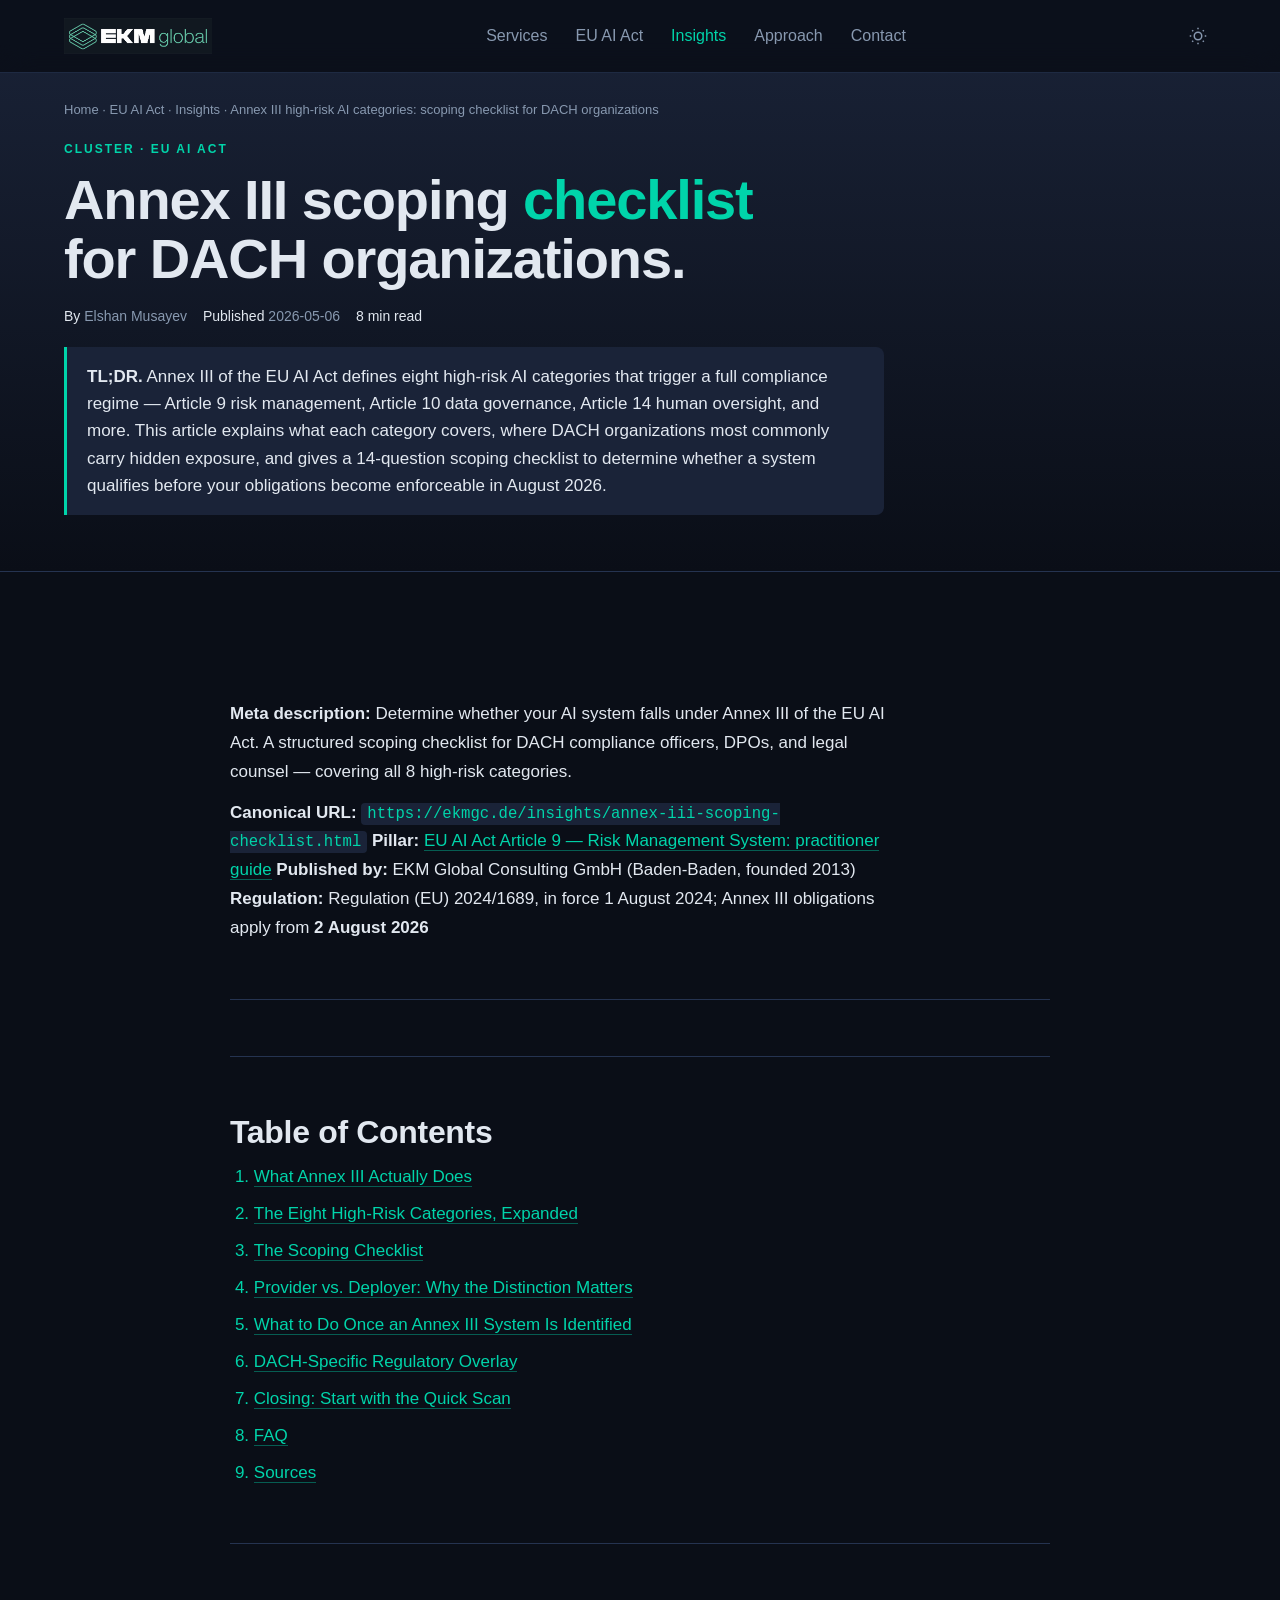
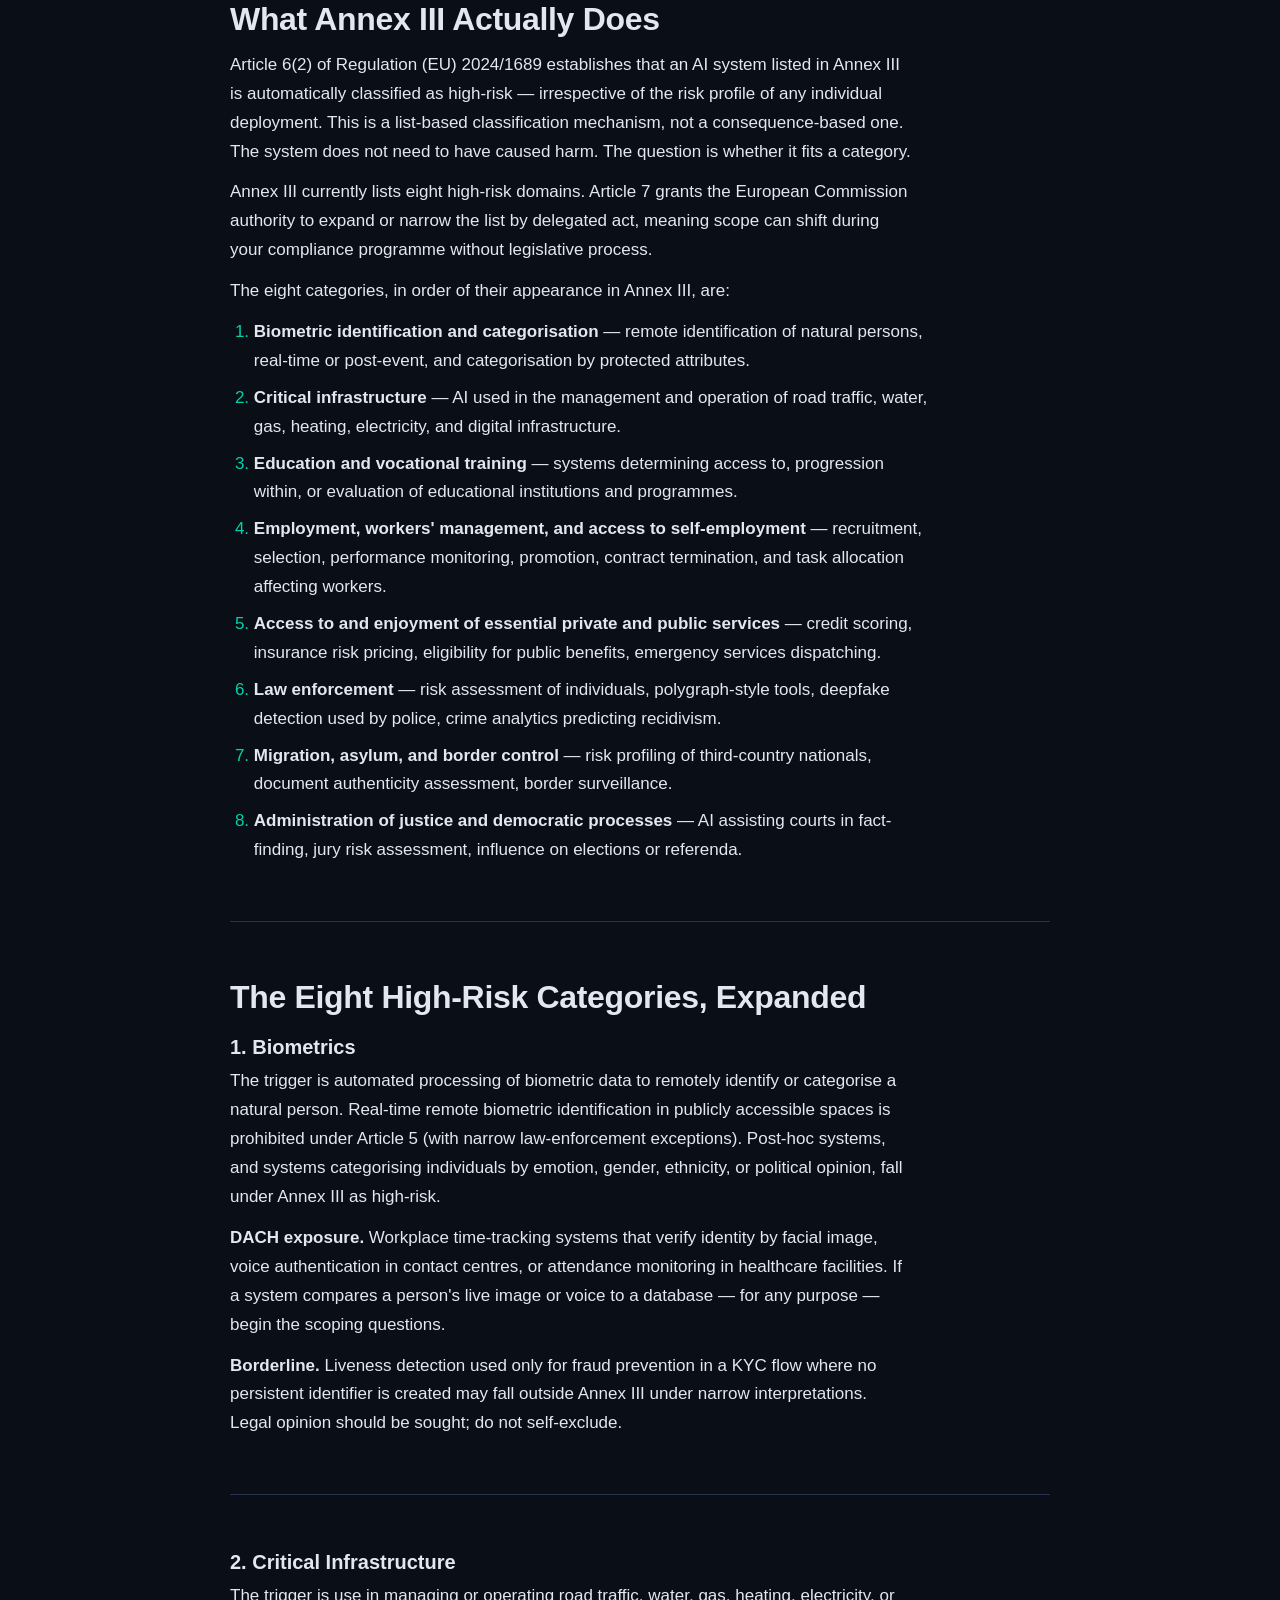
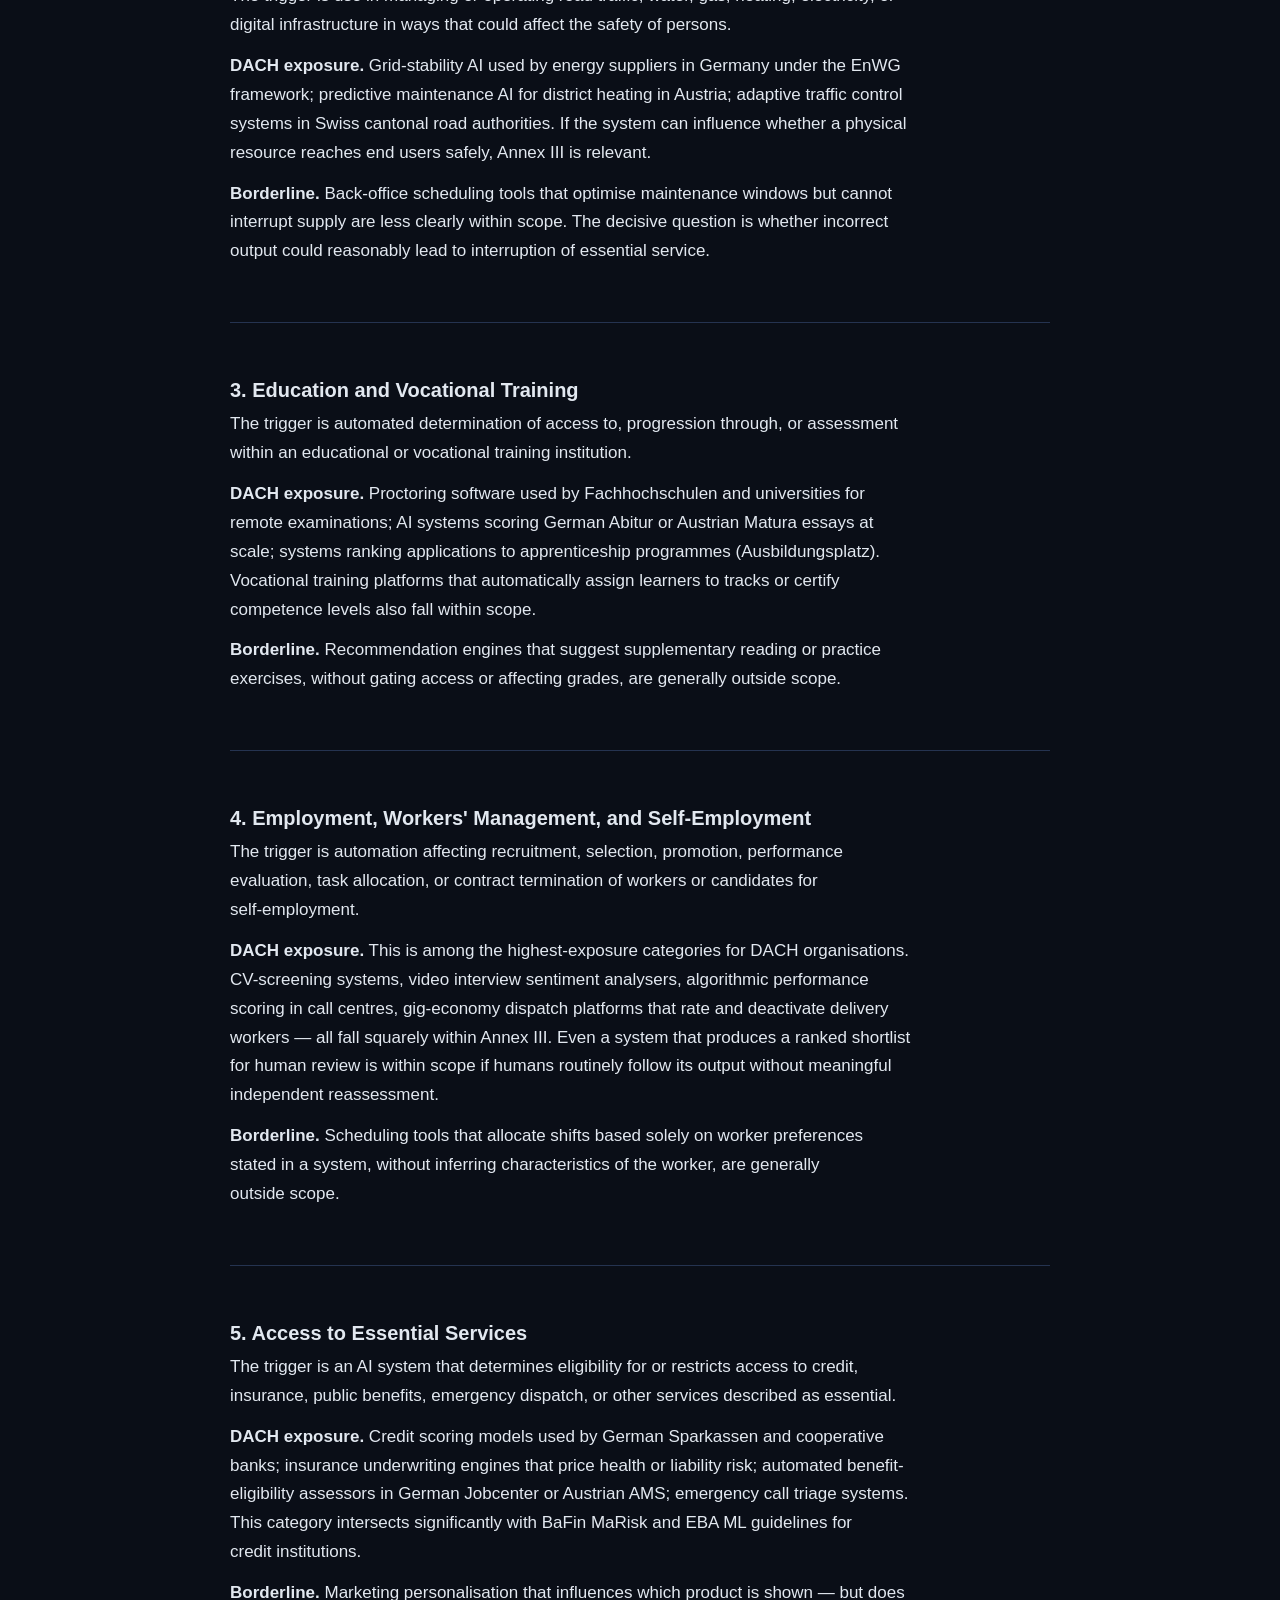
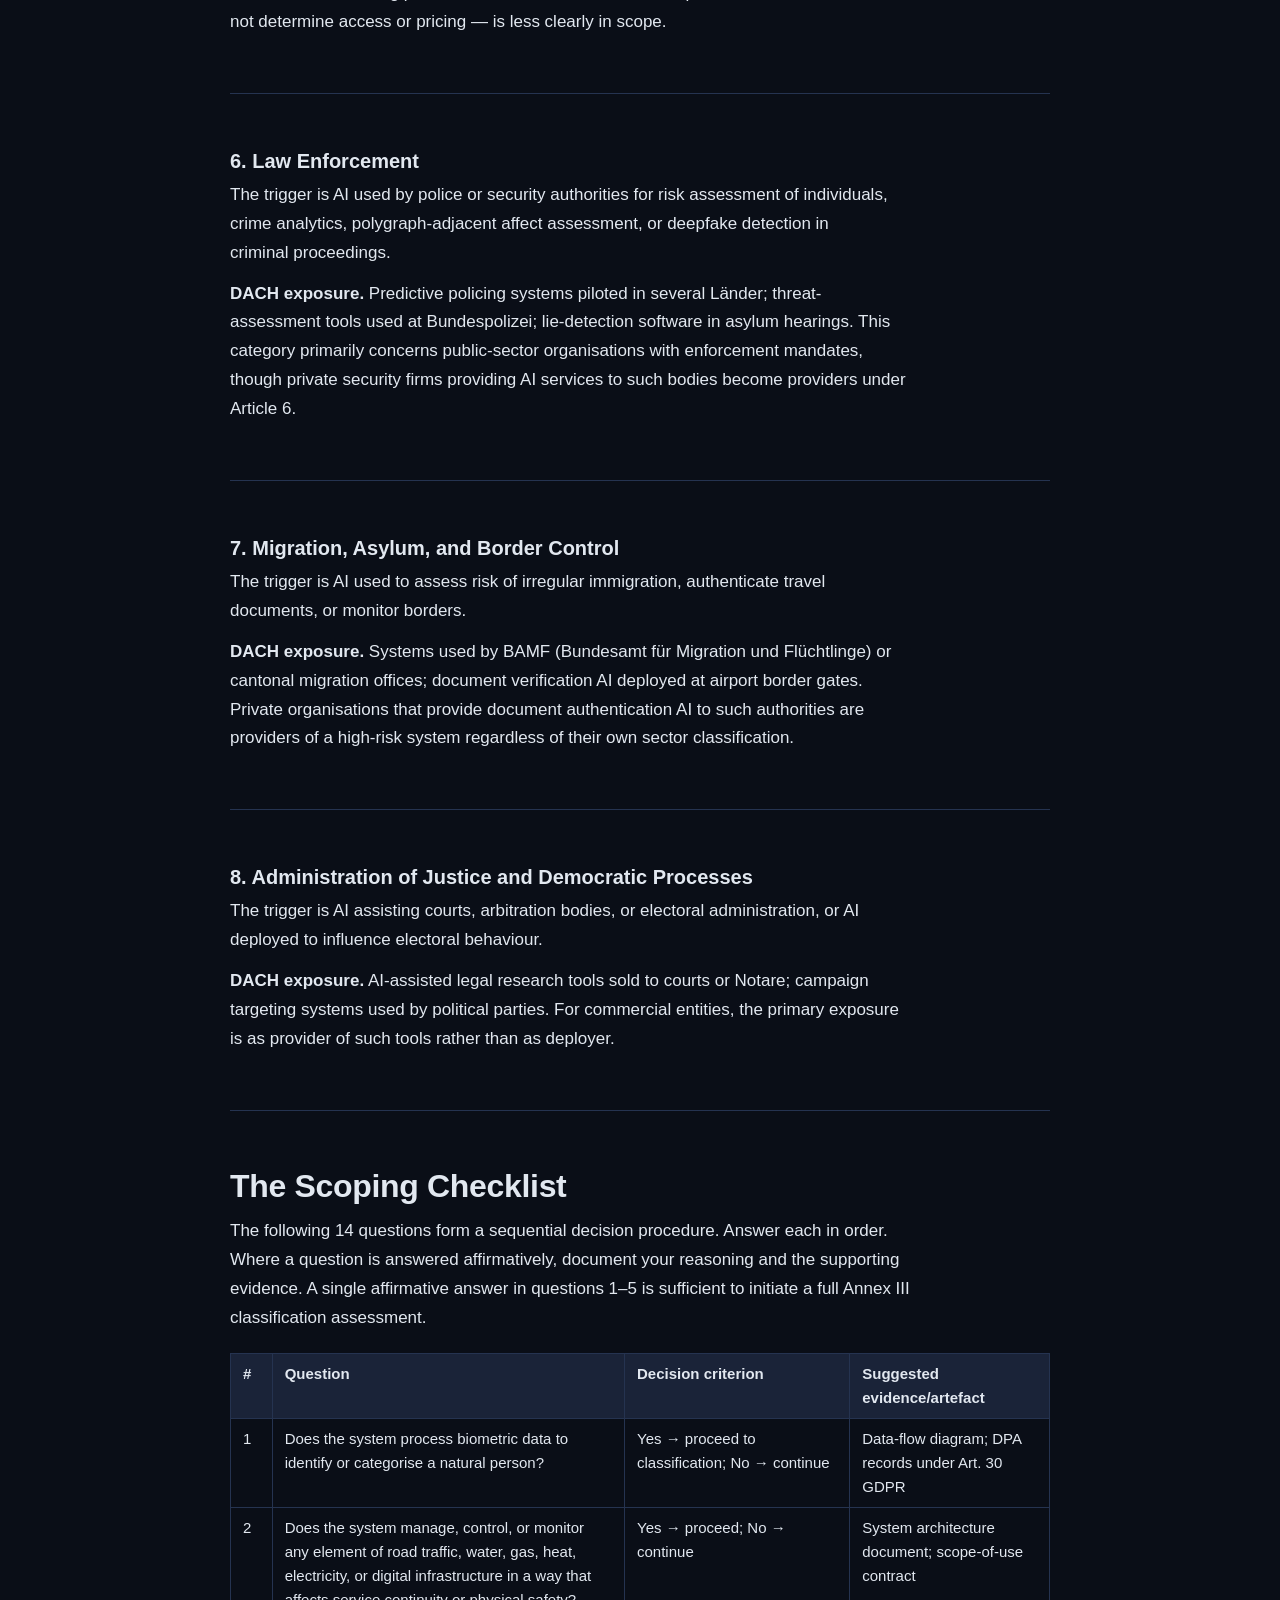
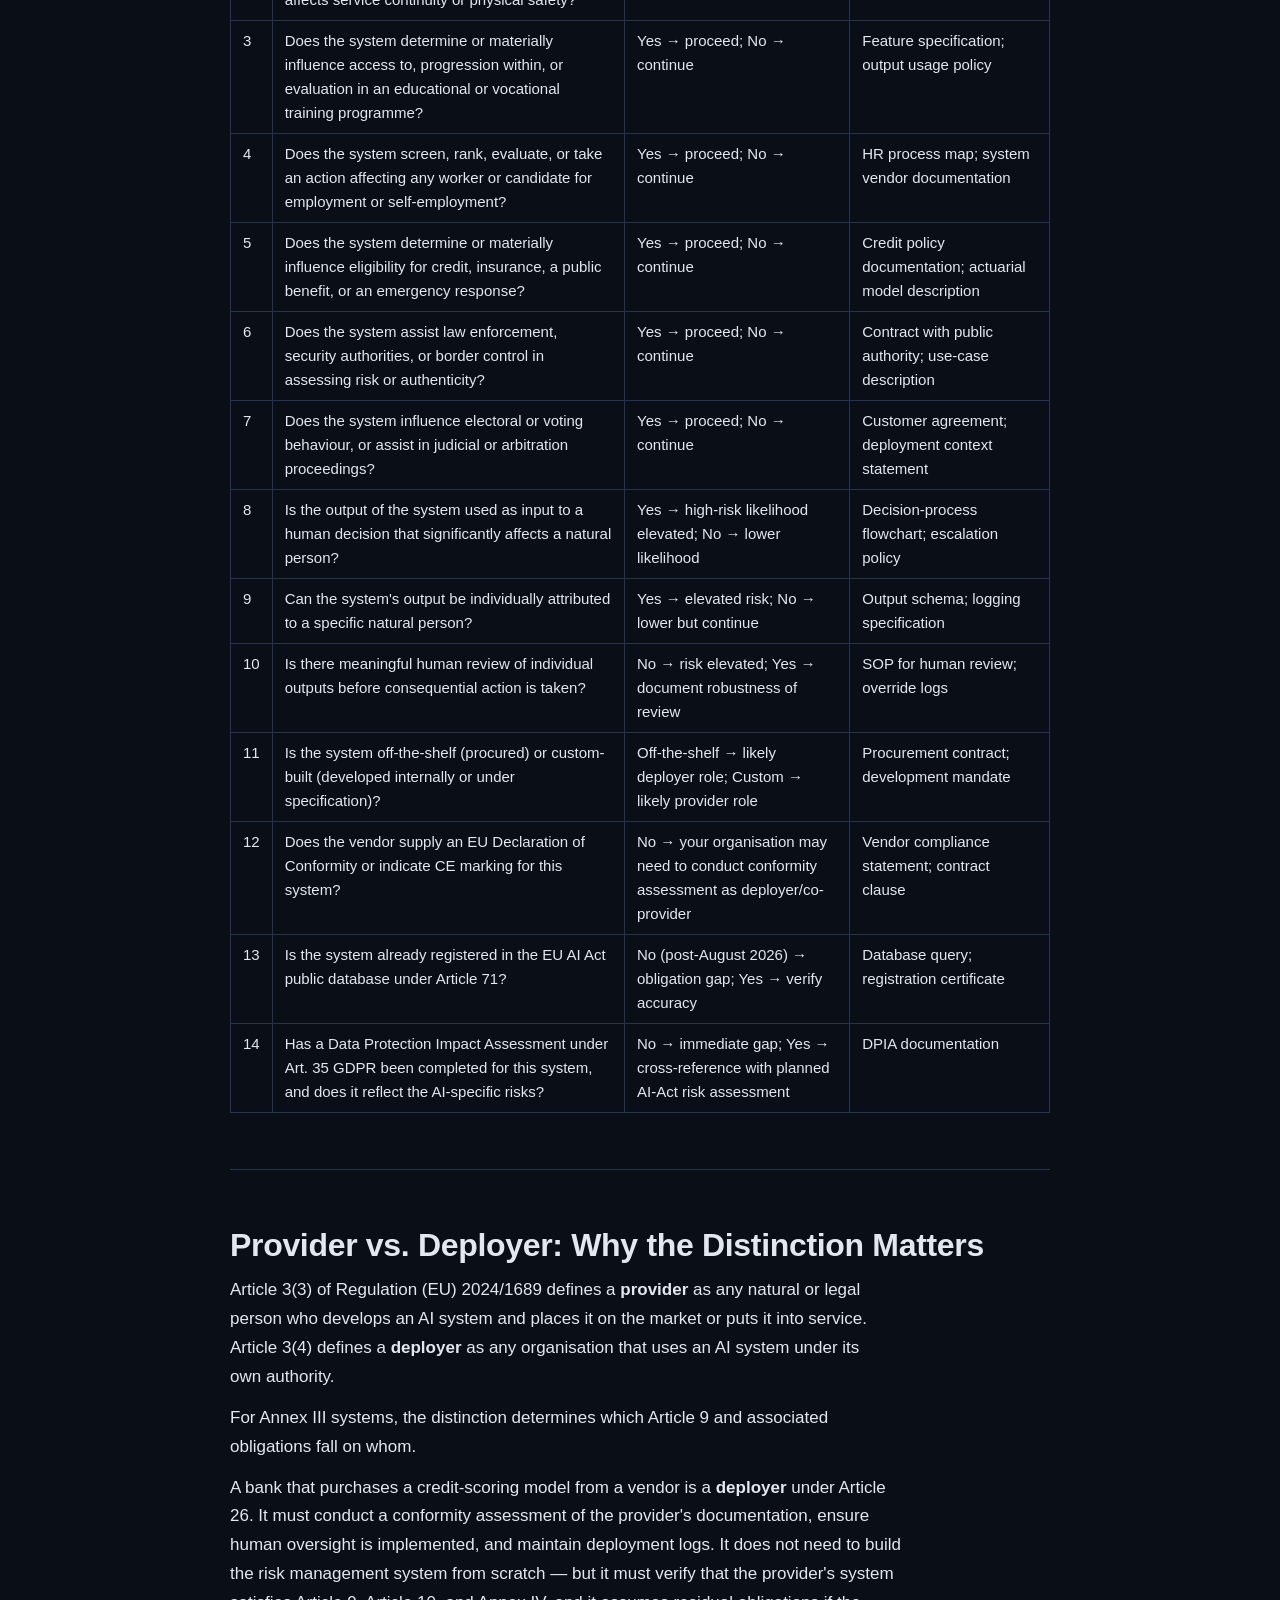
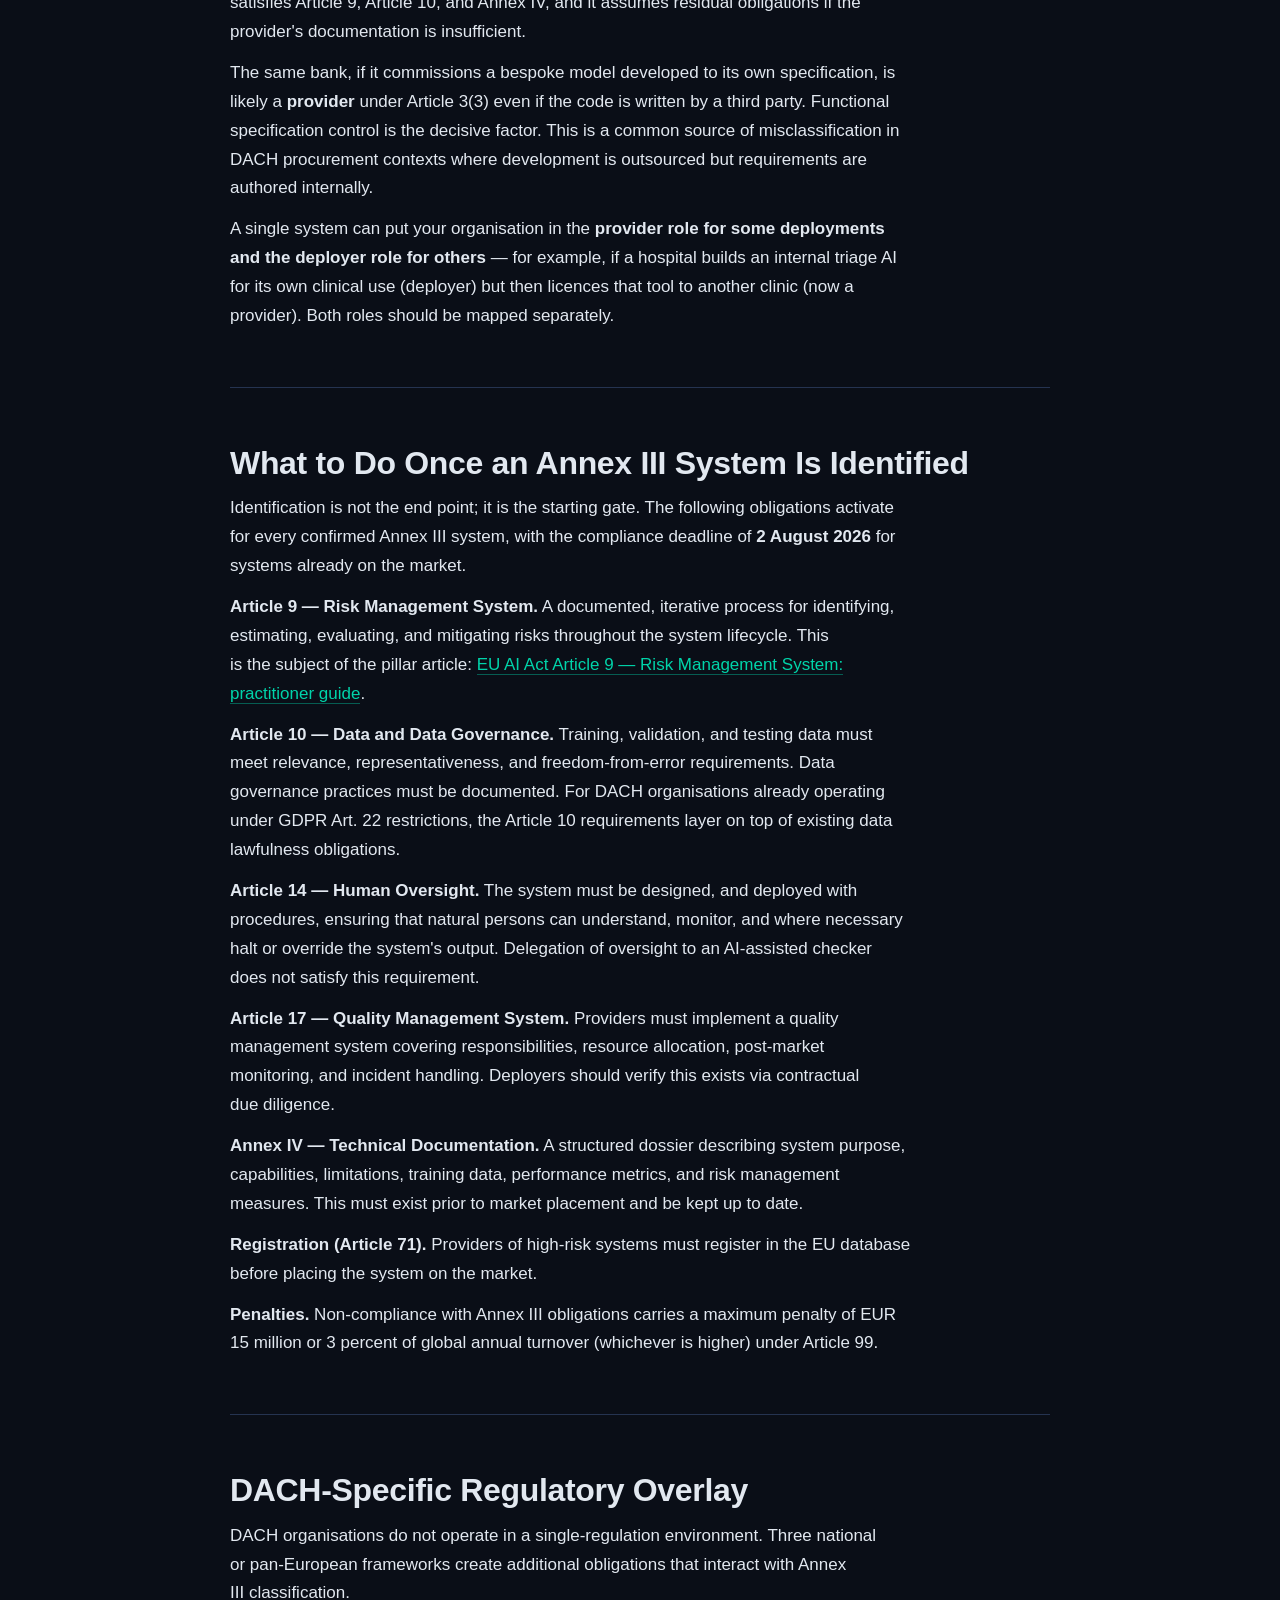
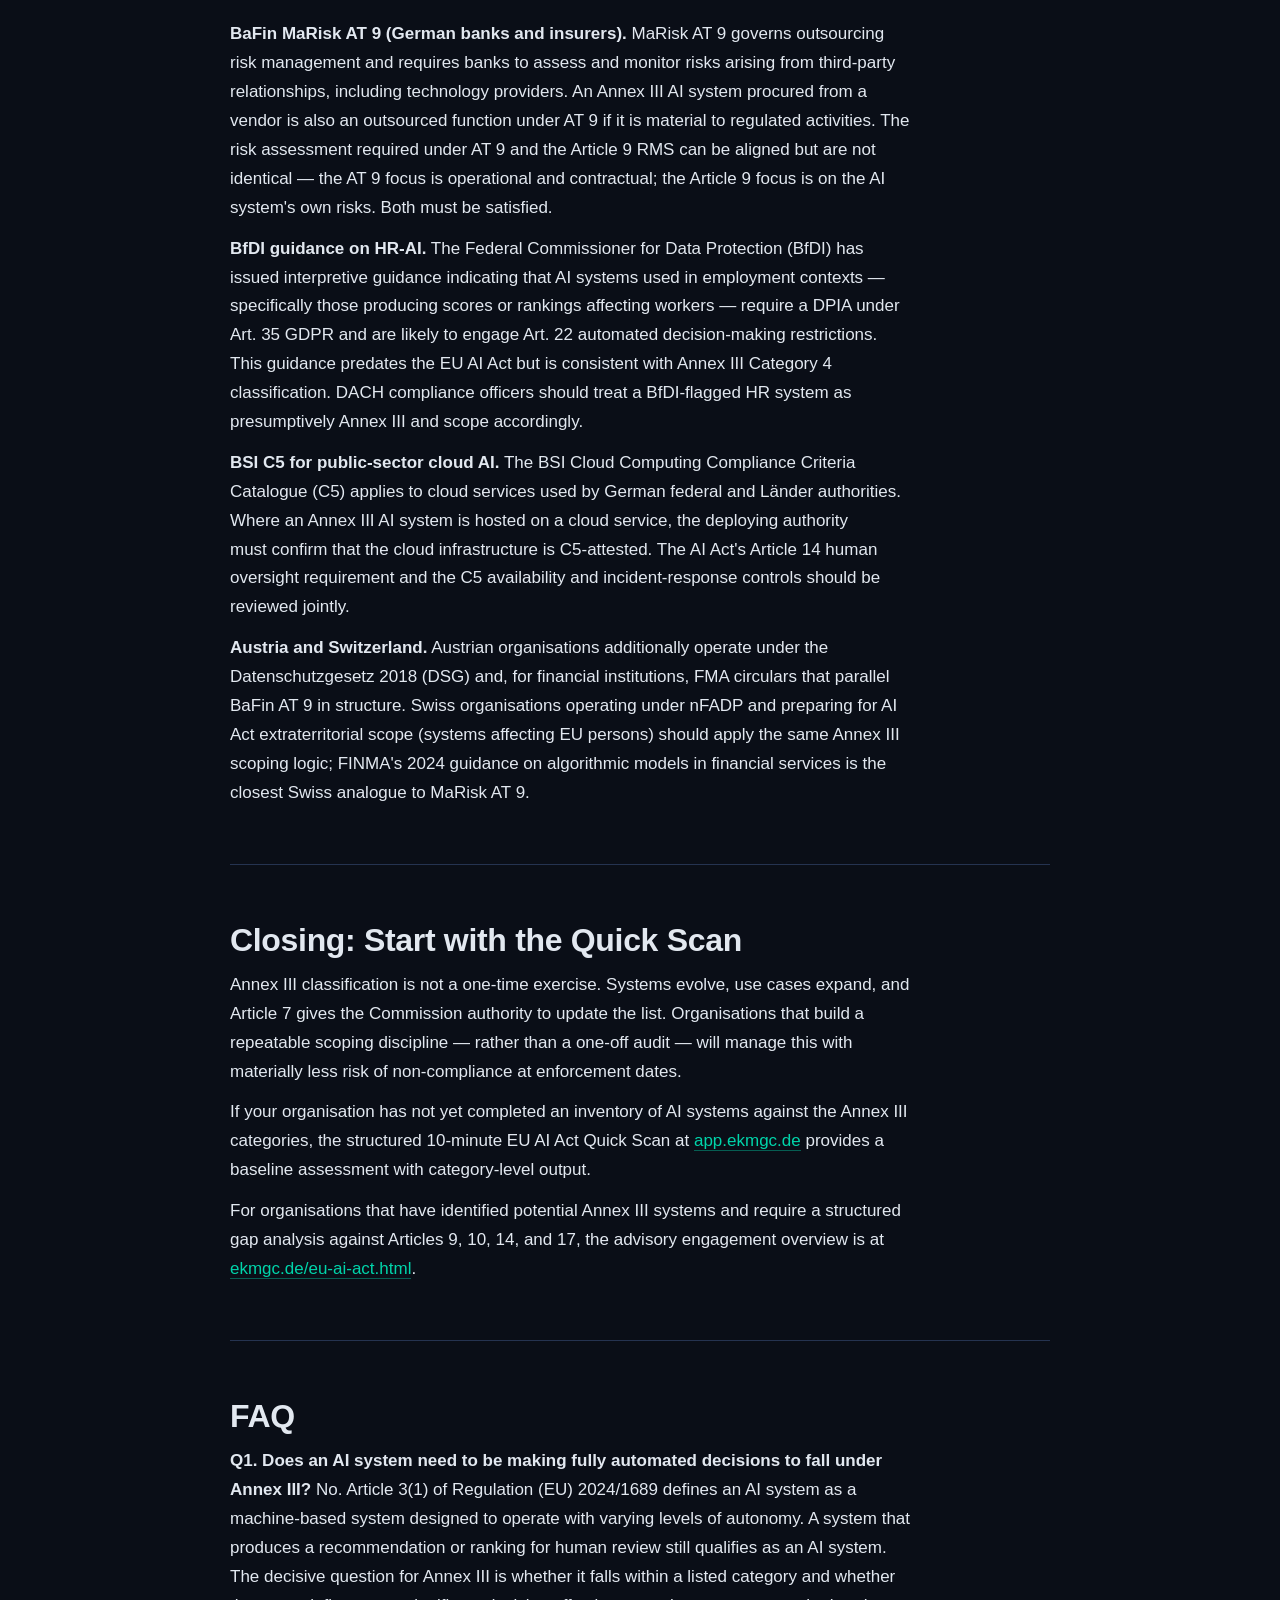
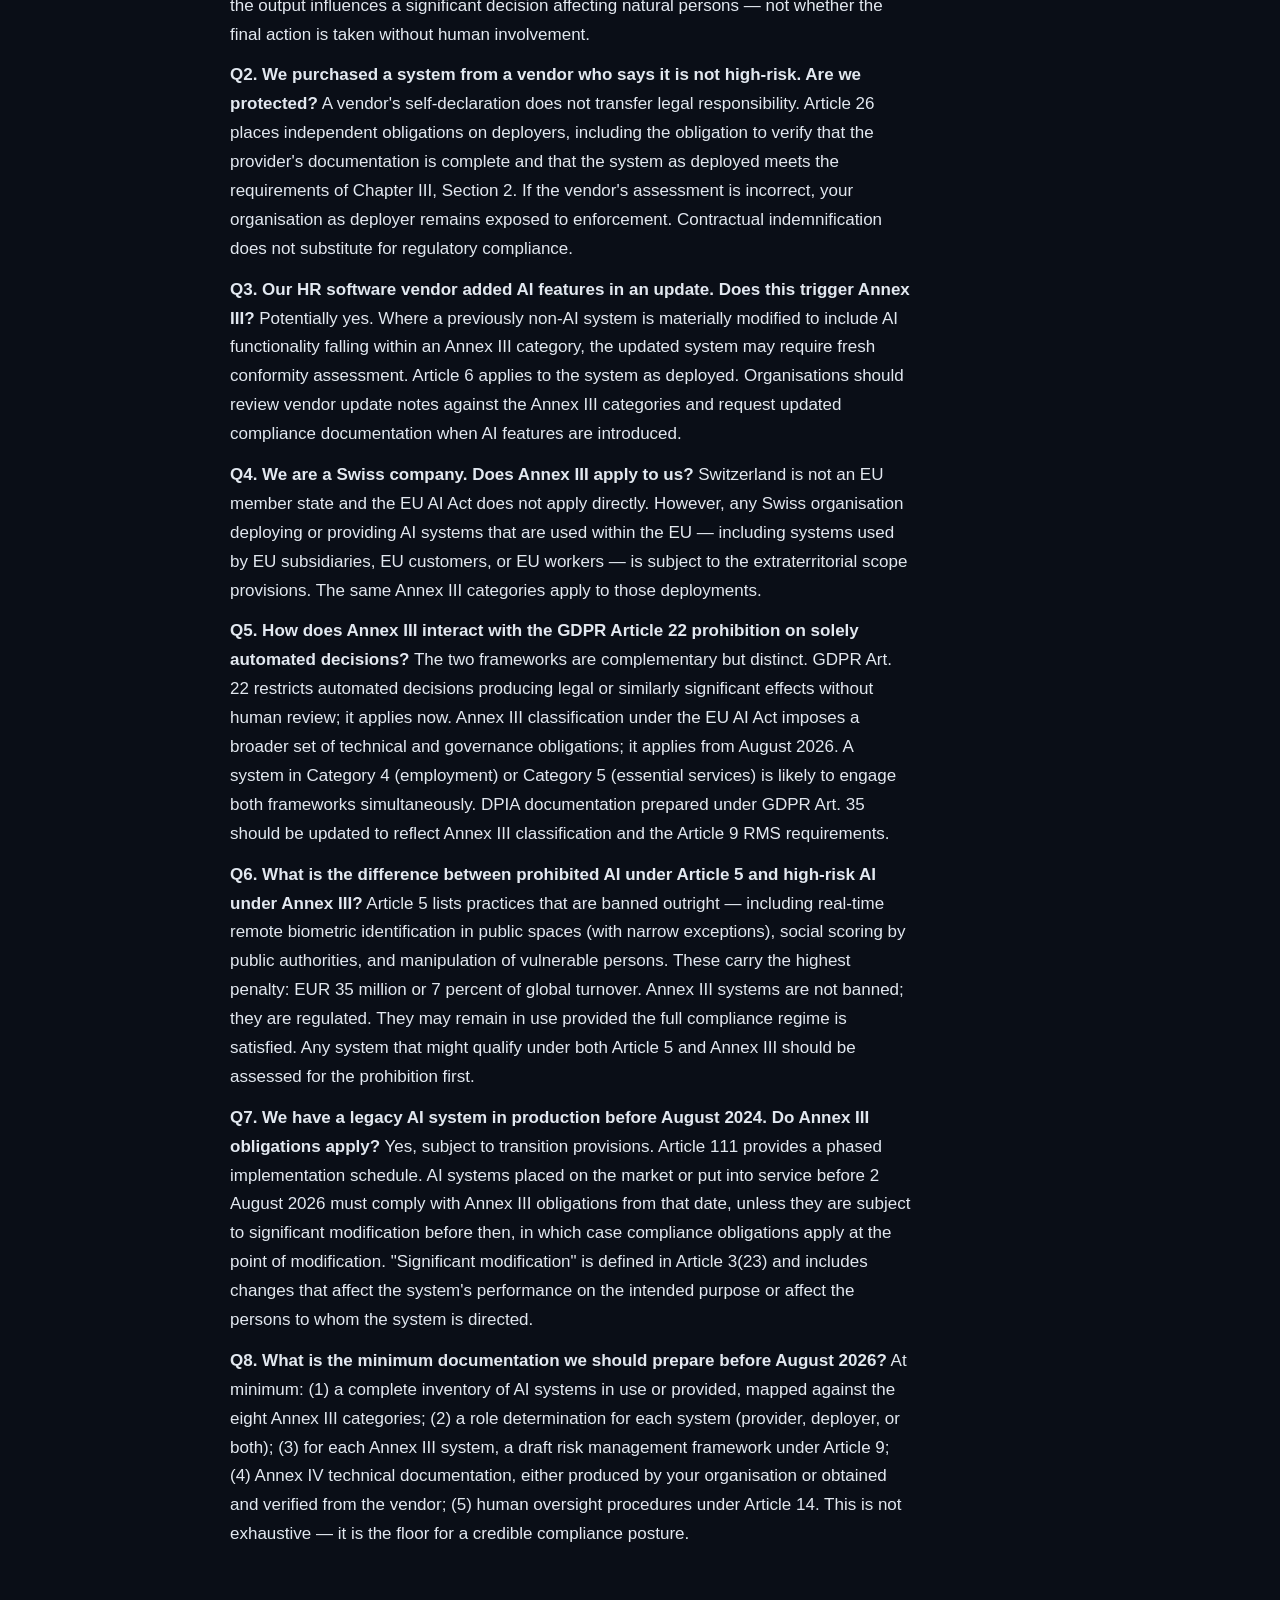
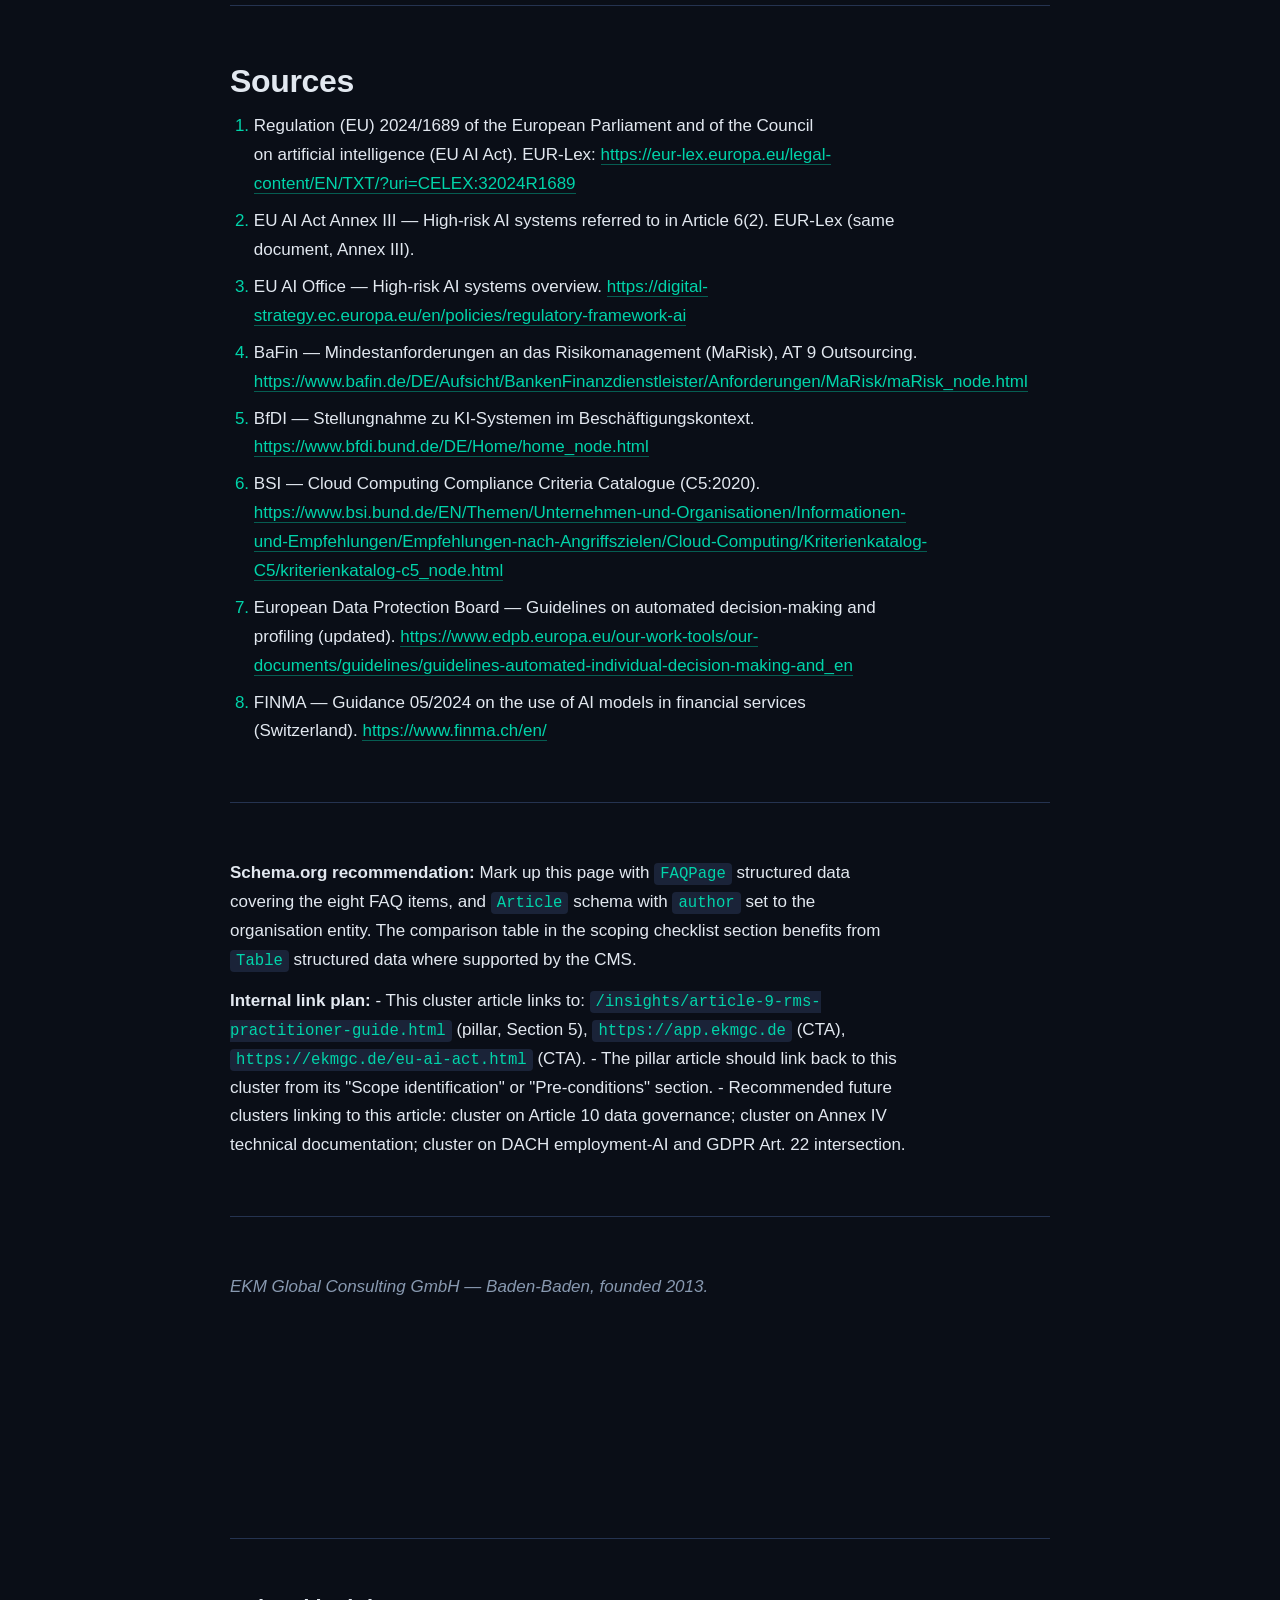
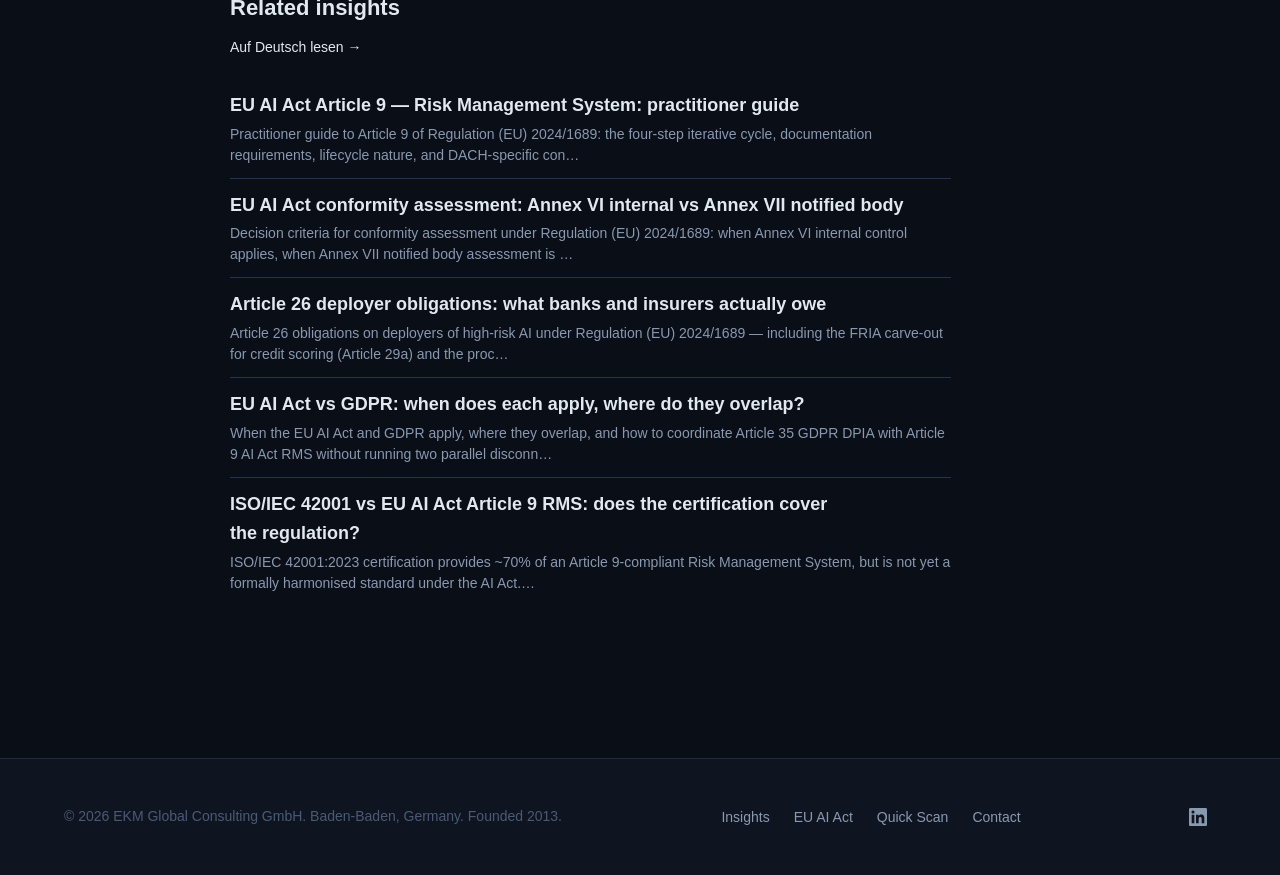
<file: insights/annex-iii-scoping-checklist.html>
<!DOCTYPE html>
<html lang="en" data-theme="dark">
<head>
  <meta charset="UTF-8">
  <meta name="viewport" content="width=device-width, initial-scale=1.0">
  <title>Annex III high-risk AI categories: scoping checklist for DACH organizations — EKM Global Consulting</title>
  <meta name="description" content="The eight Annex III high-risk AI categories explained, plus a 14-question scoping checklist to determine whether your organization is in scope under Regulation (EU) 2024/1689.">
  <link rel="canonical" href="https://ekmgc.de/insights/annex-iii-scoping-checklist.html">
  <link rel="alternate" hreflang="en" href="https://ekmgc.de/insights/annex-iii-scoping-checklist.html">
  <link rel="alternate" hreflang="de" href="https://ekmgc.de/insights/anhang-iii-scoping-checkliste.html">
  <link rel="alternate" hreflang="x-default" href="https://ekmgc.de/insights/annex-iii-scoping-checklist.html">

  <meta property="og:type" content="article">
  <meta property="og:title" content="Annex III high-risk AI categories: scoping checklist for DACH organizations">
  <meta property="og:description" content="The eight Annex III high-risk AI categories explained, plus a 14-question scoping checklist to determine whether your organization is in scope under Regulation (EU) 2024/1689.">
  <meta property="og:url" content="https://ekmgc.de/insights/annex-iii-scoping-checklist.html">
  <meta property="og:image" content="https://app.ekmgc.de/assets/og-image.png">
  <meta property="og:site_name" content="EKM Global Consulting">
  <meta property="og:locale" content="en_GB">
  <meta property="article:published_time" content="2026-05-06T00:00:00+00:00">
  <meta property="article:author" content="Elshan Musayev">
  <meta property="article:section" content="EU AI Compliance">

  <meta name="twitter:card" content="summary_large_image">
  <meta name="twitter:title" content="Annex III high-risk AI categories: scoping checklist for DACH organizations">
  <meta name="twitter:description" content="The eight Annex III high-risk AI categories explained, plus a 14-question scoping checklist to determine whether your organization is in scope under Regulation (EU) 2024/1689.">
  <meta name="twitter:image" content="https://app.ekmgc.de/assets/og-image.png">

  <link rel="icon" type="image/svg+xml" href="data:image/svg+xml,%3Csvg xmlns='http://www.w3.org/2000/svg' viewBox='0 0 32 32'%3E%3Cpath d='M16 2L4 9v14l12 7 12-7V9L16 2z' fill='none' stroke='%2300d4aa' stroke-width='2'/%3E%3Cpath d='M16 8l-6 3.5v7L16 22l6-3.5v-7L16 8z' fill='%2300d4aa' opacity='0.3'/%3E%3Ccircle cx='16' cy='15' r='3' fill='%2300d4aa'/%3E%3C/svg%3E">

  <!-- Fonts -->
  <link href="https://api.fontshare.com/v2/css?f[]=cabinet-grotesk@400,500,700,800&f[]=satoshi@300,400,500,700&display=swap" rel="stylesheet">

  <link rel="stylesheet" href="/base.css">
  <link rel="stylesheet" href="/style.css">

  <style>
    /* Insight article page-local styles */
    .insight-hero {
      padding: calc(var(--space-10, 80px) + 60px) 0 var(--space-7, 56px);
      background: linear-gradient(180deg, var(--color-surface-offset, #1a2338) 0%, var(--color-bg, #0a0e17) 100%);
      border-bottom: 1px solid var(--color-border, #253350);
    }
    .insight-crumb {
      font-size: 13px;
      color: var(--color-text-muted, #8899b0);
      margin-bottom: var(--space-3, 16px);
    }
    .insight-crumb a {
      color: var(--color-text-muted, #8899b0);
      text-decoration: none;
      border-bottom: 1px solid transparent;
      transition: border-color 0.15s;
    }
    .insight-crumb a:hover { border-bottom-color: var(--color-primary, #00d4aa); }
    .insight-eyebrow {
      display: inline-block;
      font-size: 12px;
      font-weight: 700;
      letter-spacing: 2px;
      text-transform: uppercase;
      color: var(--color-primary, #00d4aa);
      margin-bottom: var(--space-3, 16px);
    }
    .insight-headline {
      font-family: var(--font-display, 'Cabinet Grotesk', sans-serif);
      font-size: clamp(32px, 5vw, 56px);
      font-weight: 800;
      line-height: 1.05;
      letter-spacing: -0.02em;
      margin: 0 0 var(--space-4, 24px);
      max-width: 900px;
    }
    .insight-headline .accent { color: var(--color-primary, #00d4aa); }
    .insight-meta {
      display: flex;
      gap: var(--space-4, 24px);
      flex-wrap: wrap;
      font-size: 14px;
      color: var(--color-text-muted, #8899b0);
      margin-bottom: var(--space-3, 16px);
    }
    .insight-meta strong { color: var(--color-text, #e2e8f0); font-weight: 500; }
    .insight-tldr {
      max-width: 820px;
      padding: var(--space-4, 24px) var(--space-5, 32px);
      border-left: 3px solid var(--color-primary, #00d4aa);
      background: var(--color-surface-offset, #1a2338);
      border-radius: 0 var(--radius-md, 10px) var(--radius-md, 10px) 0;
      font-size: 17px;
      line-height: 1.6;
      color: var(--color-text, #e2e8f0);
      margin-top: var(--space-5, 32px);
    }
    .insight-body {
      padding: var(--space-8, 64px) 0;
      max-width: 820px;
      margin: 0 auto;
    }
    .insight-body h2 {
      font-family: var(--font-display, 'Cabinet Grotesk', sans-serif);
      font-size: clamp(24px, 3vw, 32px);
      font-weight: 700;
      letter-spacing: -0.01em;
      line-height: 1.2;
      margin: var(--space-7, 56px) 0 var(--space-3, 16px);
      color: var(--color-text, #e2e8f0);
    }
    .insight-body h3 {
      font-family: var(--font-display, 'Cabinet Grotesk', sans-serif);
      font-size: 20px;
      font-weight: 600;
      margin: var(--space-5, 32px) 0 var(--space-2, 8px);
      color: var(--color-text, #e2e8f0);
    }
    .insight-body p {
      font-size: 17px;
      line-height: 1.7;
      color: var(--color-text, #e2e8f0);
      margin: 0 0 var(--space-3, 16px);
    }
    .insight-body ul, .insight-body ol {
      font-size: 17px;
      line-height: 1.7;
      color: var(--color-text, #e2e8f0);
      padding-left: 1.4em;
      margin: 0 0 var(--space-4, 24px);
    }
    .insight-body li { margin-bottom: var(--space-2, 8px); }
    .insight-body li::marker { color: var(--color-primary, #00d4aa); }
    .insight-body strong { color: var(--color-text, #e2e8f0); font-weight: 600; }
    .insight-body em { font-style: italic; color: var(--color-text-muted, #8899b0); }
    .insight-body a {
      color: var(--color-primary, #00d4aa);
      text-decoration: none;
      border-bottom: 1px solid rgba(0, 212, 170, 0.4);
      transition: border-color 0.15s;
    }
    .insight-body a:hover { border-bottom-color: var(--color-primary, #00d4aa); }
    .insight-body blockquote {
      margin: var(--space-5, 32px) 0;
      padding: var(--space-3, 16px) var(--space-4, 24px);
      border-left: 3px solid var(--color-primary, #00d4aa);
      background: var(--color-surface-offset, #1a2338);
      border-radius: 0 var(--radius-sm, 6px) var(--radius-sm, 6px) 0;
      color: var(--color-text-muted, #8899b0);
      font-style: italic;
    }
    .insight-body blockquote p:first-child { margin-top: 0; }
    .insight-body blockquote p:last-child { margin-bottom: 0; }
    .insight-body table {
      width: 100%;
      border-collapse: collapse;
      margin: var(--space-5, 32px) 0;
      font-size: 15px;
    }
    .insight-body th, .insight-body td {
      padding: var(--space-2, 8px) var(--space-3, 16px);
      border: 1px solid var(--color-border, #253350);
      text-align: left;
      vertical-align: top;
    }
    .insight-body th {
      background: var(--color-surface-offset, #1a2338);
      font-weight: 600;
      color: var(--color-text, #e2e8f0);
    }
    .insight-body code {
      background: var(--color-surface-offset, #1a2338);
      padding: 2px 6px;
      border-radius: 4px;
      font-size: 0.92em;
      color: var(--color-primary, #00d4aa);
    }
    .insight-body hr {
      border: none;
      border-top: 1px solid var(--color-border, #253350);
      margin: var(--space-7, 56px) 0;
    }
    .insight-related {
      max-width: 820px;
      margin: 0 auto;
      padding: var(--space-7, 56px) 0;
      border-top: 1px solid var(--color-border, #253350);
    }
    .insight-related h3 {
      font-family: var(--font-display, 'Cabinet Grotesk', sans-serif);
      font-size: 22px;
      font-weight: 700;
      margin-bottom: var(--space-4, 24px);
    }
    .insight-related ul {
      list-style: none;
      padding: 0;
    }
    .insight-related li {
      padding: var(--space-3, 16px) 0;
      border-bottom: 1px solid var(--color-border, #253350);
    }
    .insight-related li:last-child { border-bottom: none; }
    .insight-related__desc {
      display: block;
      font-size: 14px;
      color: var(--color-text-muted, #8899b0);
      margin-top: 4px;
      line-height: 1.5;
    }
    .insight-related__alt {
      margin: var(--space-3, 16px) 0 var(--space-5, 32px);
      font-size: 14px;
    }
    .insight-related__alt a {
      color: var(--color-primary, #00d4aa);
      text-decoration: none;
      font-weight: 600;
    }
    .insight-related a {
      color: var(--color-text, #e2e8f0);
      text-decoration: none;
      font-weight: 500;
      transition: color 0.15s;
    }
    .insight-related a:hover { color: var(--color-primary, #00d4aa); }
  </style>

  <!-- Schema.org JSON-LD: Article + BreadcrumbList -->
  <script type="application/ld+json">
{
  "@context": "https://schema.org",
  "@graph": [
    {
      "@type": "Article",
      "@id": "https://ekmgc.de/insights/annex-iii-scoping-checklist.html#article",
      "headline": "Annex III high-risk AI categories: scoping checklist for DACH organizations",
      "description": "The eight Annex III high-risk AI categories explained, plus a 14-question scoping checklist to determine whether your organization is in scope under Regulation (EU) 2024/1689.",
      "url": "https://ekmgc.de/insights/annex-iii-scoping-checklist.html",
      "mainEntityOfPage": "https://ekmgc.de/insights/annex-iii-scoping-checklist.html",
      "datePublished": "2026-05-06",
      "dateModified": "2026-05-06",
      "inLanguage": "en-GB",
      "isAccessibleForFree": true,
      "keywords": "EU AI Act, Regulation (EU) 2024/1689, Annex III, Article 9, Article 26, conformity assessment, GPAI, AI compliance, RegTech, BSI C5, BaFin",
      "articleSection": "EU AI Compliance",
      "author": {
        "@type": "Person",
        "@id": "https://www.linkedin.com/in/elshan-musayev/#person",
        "name": "Elshan Musayev",
        "url": "https://www.linkedin.com/in/elshan-musayev/",
        "jobTitle": "Founder & CEO",
        "sameAs": [
          "https://www.linkedin.com/in/elshan-musayev/",
          "https://www.linkedin.com/in/elshanmusayev/",
          "https://elshanmusayev.com"
        ]
      },
      "publisher": {
        "@type": "Organization",
        "@id": "https://ekmgc.de/#organization",
        "name": "EKM Global Consulting GmbH",
        "url": "https://ekmgc.de",
        "logo": {
          "@type": "ImageObject",
          "url": "https://app.ekmgc.de/assets/logo_ekm_icon.png",
          "width": 1024,
          "height": 1024
        },
        "sameAs": [
          "https://www.linkedin.com/company/ekm-global-consulting-gmbh/",
          "https://www.linkedin.com/showcase/121553912/",
          "https://www.linkedin.com/showcase/121603994/",
          "https://www.crunchbase.com/organization/ekm-global-consulting"
        ]
      },
      "about": {
        "@type": "Legislation",
        "name": "Regulation (EU) 2024/1689 (Artificial Intelligence Act)",
        "legislationJurisdiction": "European Union",
        "legislationDate": "2024-06-13"
      }
    },
    {
      "@type": "BreadcrumbList",
      "@id": "https://ekmgc.de/insights/annex-iii-scoping-checklist.html#breadcrumb",
      "itemListElement": [
        {
          "@type": "ListItem",
          "position": 1,
          "name": "Home",
          "item": "https://ekmgc.de/"
        },
        {
          "@type": "ListItem",
          "position": 2,
          "name": "EU AI Act",
          "item": "https://ekmgc.de/eu-ai-act.html"
        },
        {
          "@type": "ListItem",
          "position": 3,
          "name": "Insights",
          "item": "https://ekmgc.de/insights/"
        },
        {
          "@type": "ListItem",
          "position": 4,
          "name": "Annex III high-risk AI categories: scoping checklist for DACH organizations",
          "item": "https://ekmgc.de/insights/annex-iii-scoping-checklist.html"
        }
      ]
    }
  ]
}
  </script>
</head>

<body>
  <!-- ============ HEADER ============ -->
  <header class="header" id="header">
    <div class="container header__inner">
      <a href="/" class="header__logo" aria-label="EKM Global Consulting">
        <img src="/assets/logo-dark.jpg" alt="EKM Global Consulting — think smarter" class="header__logo-img" id="siteLogo">
      </a>

      <nav class="nav" id="nav" aria-label="Main navigation">
        <ul class="nav__list" role="list">
          <li><a href="/#services" class="nav__link">Services</a></li>
          <li><a href="/eu-ai-act.html" class="nav__link">EU AI Act</a></li>
          <li><a href="/insights/" class="nav__link nav__link--active">Insights</a></li>
          <li><a href="/#approach" class="nav__link">Approach</a></li>
          <li><a href="/#contact" class="nav__link">Contact</a></li>
        </ul>
      </nav>

      <div class="header__controls">
        <button class="toggle-btn" id="themeToggle" data-theme-toggle aria-label="Switch theme">
          <svg width="18" height="18" viewBox="0 0 24 24" fill="none" stroke="currentColor" stroke-width="2"><circle cx="12" cy="12" r="5"/><path d="M12 1v2M12 21v2M4.22 4.22l1.42 1.42M18.36 18.36l1.42 1.42M1 12h2M21 12h2M4.22 19.78l1.42-1.42M18.36 5.64l1.42-1.42"/></svg>
        </button>
        <button class="menu-toggle" id="menuToggle" aria-label="Menu" aria-expanded="false">
          <span></span><span></span><span></span>
        </button>
      </div>
    </div>
  </header>

  <!-- ============ HERO ============ -->
  <section class="insight-hero">
    <div class="container">
      <div class="insight-crumb">
        <a href="/">Home</a> · <a href="/eu-ai-act.html">EU AI Act</a> · <a href="/insights/">Insights</a> · Annex III high-risk AI categories: scoping checklist for DACH organizations
      </div>
      <div class="insight-eyebrow">Cluster · EU AI Act</div>
      <h1 class="insight-headline">Annex III scoping <span class="accent">checklist</span> for DACH organizations.</h1>
      <div class="insight-meta">
        <span><strong>By</strong> Elshan Musayev</span>
        <span><strong>Published</strong> 2026-05-06</span>
        <span><strong>8 min read</strong></span>
      </div>
      <div class="insight-tldr">
        <strong>TL;DR.</strong> Annex III of the EU AI Act defines eight high-risk AI categories that trigger a full compliance regime — Article 9 risk management, Article 10 data governance, Article 14 human oversight, and more. This article explains what each category covers, where DACH organizations most commonly carry hidden exposure, and gives a 14-question scoping checklist to determine whether a system qualifies before your obligations become enforceable in August 2026.
      </div>
    </div>
  </section>

  <!-- ============ BODY ============ -->
  <section class="container">
    <article class="insight-body">
<p><strong>Meta description:</strong> Determine whether your AI system falls under Annex III of the EU AI Act. A structured scoping checklist for DACH compliance officers, DPOs, and legal counsel — covering all 8 high-risk categories.</p>
<p><strong>Canonical URL:</strong> <code>https://ekmgc.de/insights/annex-iii-scoping-checklist.html</code>
<strong>Pillar:</strong> <a href="/insights/article-9-rms-practitioner-guide.html">EU AI Act Article 9 — Risk Management System: practitioner guide</a>
<strong>Published by:</strong> EKM Global Consulting GmbH (Baden-Baden, founded 2013)
<strong>Regulation:</strong> Regulation (EU) 2024/1689, in force 1 August 2024; Annex III obligations apply from <strong>2 August 2026</strong></p>
<hr>
<hr>
<h2>Table of Contents</h2>
<ol>
<li><a href="#what-annex-iii-actually-does">What Annex III Actually Does</a></li>
<li><a href="#the-eight-high-risk-categories-expanded">The Eight High-Risk Categories, Expanded</a></li>
<li><a href="#the-scoping-checklist">The Scoping Checklist</a></li>
<li><a href="#provider-vs-deployer-why-the-distinction-matters">Provider vs. Deployer: Why the Distinction Matters</a></li>
<li><a href="#what-to-do-once-an-annex-iii-system-is-identified">What to Do Once an Annex III System Is Identified</a></li>
<li><a href="#dach-specific-regulatory-overlay">DACH-Specific Regulatory Overlay</a></li>
<li><a href="#closing-start-with-the-quick-scan">Closing: Start with the Quick Scan</a></li>
<li><a href="#faq">FAQ</a></li>
<li><a href="#sources">Sources</a></li>
</ol>
<hr>
<h2>What Annex III Actually Does</h2>
<p>Article 6(2) of Regulation (EU) 2024/1689 establishes that an AI system listed in Annex III is automatically classified as high-risk — irrespective of the risk profile of any individual deployment. This is a list-based classification mechanism, not a consequence-based one. The system does not need to have caused harm. The question is whether it fits a category.</p>
<p>Annex III currently lists eight high-risk domains. Article 7 grants the European Commission authority to expand or narrow the list by delegated act, meaning scope can shift during your compliance programme without legislative process.</p>
<p>The eight categories, in order of their appearance in Annex III, are:</p>
<ol>
<li><strong>Biometric identification and categorisation</strong> — remote identification of natural persons, real-time or post-event, and categorisation by protected attributes.</li>
<li><strong>Critical infrastructure</strong> — AI used in the management and operation of road traffic, water, gas, heating, electricity, and digital infrastructure.</li>
<li><strong>Education and vocational training</strong> — systems determining access to, progression within, or evaluation of educational institutions and programmes.</li>
<li><strong>Employment, workers' management, and access to self-employment</strong> — recruitment, selection, performance monitoring, promotion, contract termination, and task allocation affecting workers.</li>
<li><strong>Access to and enjoyment of essential private and public services</strong> — credit scoring, insurance risk pricing, eligibility for public benefits, emergency services dispatching.</li>
<li><strong>Law enforcement</strong> — risk assessment of individuals, polygraph-style tools, deepfake detection used by police, crime analytics predicting recidivism.</li>
<li><strong>Migration, asylum, and border control</strong> — risk profiling of third-country nationals, document authenticity assessment, border surveillance.</li>
<li><strong>Administration of justice and democratic processes</strong> — AI assisting courts in fact-finding, jury risk assessment, influence on elections or referenda.</li>
</ol>
<hr>
<h2>The Eight High-Risk Categories, Expanded</h2>
<h3>1. Biometrics</h3>
<p>The trigger is automated processing of biometric data to remotely identify or categorise a natural person. Real-time remote biometric identification in publicly accessible spaces is prohibited under Article 5 (with narrow law-enforcement exceptions). Post-hoc systems, and systems categorising individuals by emotion, gender, ethnicity, or political opinion, fall under Annex III as high-risk.</p>
<p><strong>DACH exposure.</strong> Workplace time-tracking systems that verify identity by facial image, voice authentication in contact centres, or attendance monitoring in healthcare facilities. If a system compares a person's live image or voice to a database — for any purpose — begin the scoping questions.</p>
<p><strong>Borderline.</strong> Liveness detection used only for fraud prevention in a KYC flow where no persistent identifier is created may fall outside Annex III under narrow interpretations. Legal opinion should be sought; do not self-exclude.</p>
<hr>
<h3>2. Critical Infrastructure</h3>
<p>The trigger is use in managing or operating road traffic, water, gas, heating, electricity, or digital infrastructure in ways that could affect the safety of persons.</p>
<p><strong>DACH exposure.</strong> Grid-stability AI used by energy suppliers in Germany under the EnWG framework; predictive maintenance AI for district heating in Austria; adaptive traffic control systems in Swiss cantonal road authorities. If the system can influence whether a physical resource reaches end users safely, Annex III is relevant.</p>
<p><strong>Borderline.</strong> Back-office scheduling tools that optimise maintenance windows but cannot interrupt supply are less clearly within scope. The decisive question is whether incorrect output could reasonably lead to interruption of essential service.</p>
<hr>
<h3>3. Education and Vocational Training</h3>
<p>The trigger is automated determination of access to, progression through, or assessment within an educational or vocational training institution.</p>
<p><strong>DACH exposure.</strong> Proctoring software used by Fachhochschulen and universities for remote examinations; AI systems scoring German Abitur or Austrian Matura essays at scale; systems ranking applications to apprenticeship programmes (Ausbildungsplatz). Vocational training platforms that automatically assign learners to tracks or certify competence levels also fall within scope.</p>
<p><strong>Borderline.</strong> Recommendation engines that suggest supplementary reading or practice exercises, without gating access or affecting grades, are generally outside scope.</p>
<hr>
<h3>4. Employment, Workers' Management, and Self-Employment</h3>
<p>The trigger is automation affecting recruitment, selection, promotion, performance evaluation, task allocation, or contract termination of workers or candidates for self-employment.</p>
<p><strong>DACH exposure.</strong> This is among the highest-exposure categories for DACH organisations. CV-screening systems, video interview sentiment analysers, algorithmic performance scoring in call centres, gig-economy dispatch platforms that rate and deactivate delivery workers — all fall squarely within Annex III. Even a system that produces a ranked shortlist for human review is within scope if humans routinely follow its output without meaningful independent reassessment.</p>
<p><strong>Borderline.</strong> Scheduling tools that allocate shifts based solely on worker preferences stated in a system, without inferring characteristics of the worker, are generally outside scope.</p>
<hr>
<h3>5. Access to Essential Services</h3>
<p>The trigger is an AI system that determines eligibility for or restricts access to credit, insurance, public benefits, emergency dispatch, or other services described as essential.</p>
<p><strong>DACH exposure.</strong> Credit scoring models used by German Sparkassen and cooperative banks; insurance underwriting engines that price health or liability risk; automated benefit-eligibility assessors in German Jobcenter or Austrian AMS; emergency call triage systems. This category intersects significantly with BaFin MaRisk and EBA ML guidelines for credit institutions.</p>
<p><strong>Borderline.</strong> Marketing personalisation that influences which product is shown — but does not determine access or pricing — is less clearly in scope.</p>
<hr>
<h3>6. Law Enforcement</h3>
<p>The trigger is AI used by police or security authorities for risk assessment of individuals, crime analytics, polygraph-adjacent affect assessment, or deepfake detection in criminal proceedings.</p>
<p><strong>DACH exposure.</strong> Predictive policing systems piloted in several Länder; threat-assessment tools used at Bundespolizei; lie-detection software in asylum hearings. This category primarily concerns public-sector organisations with enforcement mandates, though private security firms providing AI services to such bodies become providers under Article 6.</p>
<hr>
<h3>7. Migration, Asylum, and Border Control</h3>
<p>The trigger is AI used to assess risk of irregular immigration, authenticate travel documents, or monitor borders.</p>
<p><strong>DACH exposure.</strong> Systems used by BAMF (Bundesamt für Migration und Flüchtlinge) or cantonal migration offices; document verification AI deployed at airport border gates. Private organisations that provide document authentication AI to such authorities are providers of a high-risk system regardless of their own sector classification.</p>
<hr>
<h3>8. Administration of Justice and Democratic Processes</h3>
<p>The trigger is AI assisting courts, arbitration bodies, or electoral administration, or AI deployed to influence electoral behaviour.</p>
<p><strong>DACH exposure.</strong> AI-assisted legal research tools sold to courts or Notare; campaign targeting systems used by political parties. For commercial entities, the primary exposure is as provider of such tools rather than as deployer.</p>
<hr>
<h2>The Scoping Checklist</h2>
<p>The following 14 questions form a sequential decision procedure. Answer each in order. Where a question is answered affirmatively, document your reasoning and the supporting evidence. A single affirmative answer in questions 1–5 is sufficient to initiate a full Annex III classification assessment.</p>
<table>
<thead>
<tr>
<th>#</th>
<th>Question</th>
<th>Decision criterion</th>
<th>Suggested evidence/artefact</th>
</tr>
</thead>
<tbody>
<tr>
<td>1</td>
<td>Does the system process biometric data to identify or categorise a natural person?</td>
<td>Yes → proceed to classification; No → continue</td>
<td>Data-flow diagram; DPA records under Art. 30 GDPR</td>
</tr>
<tr>
<td>2</td>
<td>Does the system manage, control, or monitor any element of road traffic, water, gas, heat, electricity, or digital infrastructure in a way that affects service continuity or physical safety?</td>
<td>Yes → proceed; No → continue</td>
<td>System architecture document; scope-of-use contract</td>
</tr>
<tr>
<td>3</td>
<td>Does the system determine or materially influence access to, progression within, or evaluation in an educational or vocational training programme?</td>
<td>Yes → proceed; No → continue</td>
<td>Feature specification; output usage policy</td>
</tr>
<tr>
<td>4</td>
<td>Does the system screen, rank, evaluate, or take an action affecting any worker or candidate for employment or self-employment?</td>
<td>Yes → proceed; No → continue</td>
<td>HR process map; system vendor documentation</td>
</tr>
<tr>
<td>5</td>
<td>Does the system determine or materially influence eligibility for credit, insurance, a public benefit, or an emergency response?</td>
<td>Yes → proceed; No → continue</td>
<td>Credit policy documentation; actuarial model description</td>
</tr>
<tr>
<td>6</td>
<td>Does the system assist law enforcement, security authorities, or border control in assessing risk or authenticity?</td>
<td>Yes → proceed; No → continue</td>
<td>Contract with public authority; use-case description</td>
</tr>
<tr>
<td>7</td>
<td>Does the system influence electoral or voting behaviour, or assist in judicial or arbitration proceedings?</td>
<td>Yes → proceed; No → continue</td>
<td>Customer agreement; deployment context statement</td>
</tr>
<tr>
<td>8</td>
<td>Is the output of the system used as input to a human decision that significantly affects a natural person?</td>
<td>Yes → high-risk likelihood elevated; No → lower likelihood</td>
<td>Decision-process flowchart; escalation policy</td>
</tr>
<tr>
<td>9</td>
<td>Can the system's output be individually attributed to a specific natural person?</td>
<td>Yes → elevated risk; No → lower but continue</td>
<td>Output schema; logging specification</td>
</tr>
<tr>
<td>10</td>
<td>Is there meaningful human review of individual outputs before consequential action is taken?</td>
<td>No → risk elevated; Yes → document robustness of review</td>
<td>SOP for human review; override logs</td>
</tr>
<tr>
<td>11</td>
<td>Is the system off-the-shelf (procured) or custom-built (developed internally or under specification)?</td>
<td>Off-the-shelf → likely deployer role; Custom → likely provider role</td>
<td>Procurement contract; development mandate</td>
</tr>
<tr>
<td>12</td>
<td>Does the vendor supply an EU Declaration of Conformity or indicate CE marking for this system?</td>
<td>No → your organisation may need to conduct conformity assessment as deployer/co-provider</td>
<td>Vendor compliance statement; contract clause</td>
</tr>
<tr>
<td>13</td>
<td>Is the system already registered in the EU AI Act public database under Article 71?</td>
<td>No (post-August 2026) → obligation gap; Yes → verify accuracy</td>
<td>Database query; registration certificate</td>
</tr>
<tr>
<td>14</td>
<td>Has a Data Protection Impact Assessment under Art. 35 GDPR been completed for this system, and does it reflect the AI-specific risks?</td>
<td>No → immediate gap; Yes → cross-reference with planned AI-Act risk assessment</td>
<td>DPIA documentation</td>
</tr>
</tbody>
</table>
<hr>
<h2>Provider vs. Deployer: Why the Distinction Matters</h2>
<p>Article 3(3) of Regulation (EU) 2024/1689 defines a <strong>provider</strong> as any natural or legal person who develops an AI system and places it on the market or puts it into service. Article 3(4) defines a <strong>deployer</strong> as any organisation that uses an AI system under its own authority.</p>
<p>For Annex III systems, the distinction determines which Article 9 and associated obligations fall on whom.</p>
<p>A bank that purchases a credit-scoring model from a vendor is a <strong>deployer</strong> under Article 26. It must conduct a conformity assessment of the provider's documentation, ensure human oversight is implemented, and maintain deployment logs. It does not need to build the risk management system from scratch — but it must verify that the provider's system satisfies Article 9, Article 10, and Annex IV, and it assumes residual obligations if the provider's documentation is insufficient.</p>
<p>The same bank, if it commissions a bespoke model developed to its own specification, is likely a <strong>provider</strong> under Article 3(3) even if the code is written by a third party. Functional specification control is the decisive factor. This is a common source of misclassification in DACH procurement contexts where development is outsourced but requirements are authored internally.</p>
<p>A single system can put your organisation in the <strong>provider role for some deployments and the deployer role for others</strong> — for example, if a hospital builds an internal triage AI for its own clinical use (deployer) but then licences that tool to another clinic (now a provider). Both roles should be mapped separately.</p>
<hr>
<h2>What to Do Once an Annex III System Is Identified</h2>
<p>Identification is not the end point; it is the starting gate. The following obligations activate for every confirmed Annex III system, with the compliance deadline of <strong>2 August 2026</strong> for systems already on the market.</p>
<p><strong>Article 9 — Risk Management System.</strong> A documented, iterative process for identifying, estimating, evaluating, and mitigating risks throughout the system lifecycle. This is the subject of the pillar article: <a href="/insights/article-9-rms-practitioner-guide.html">EU AI Act Article 9 — Risk Management System: practitioner guide</a>.</p>
<p><strong>Article 10 — Data and Data Governance.</strong> Training, validation, and testing data must meet relevance, representativeness, and freedom-from-error requirements. Data governance practices must be documented. For DACH organisations already operating under GDPR Art. 22 restrictions, the Article 10 requirements layer on top of existing data lawfulness obligations.</p>
<p><strong>Article 14 — Human Oversight.</strong> The system must be designed, and deployed with procedures, ensuring that natural persons can understand, monitor, and where necessary halt or override the system's output. Delegation of oversight to an AI-assisted checker does not satisfy this requirement.</p>
<p><strong>Article 17 — Quality Management System.</strong> Providers must implement a quality management system covering responsibilities, resource allocation, post-market monitoring, and incident handling. Deployers should verify this exists via contractual due diligence.</p>
<p><strong>Annex IV — Technical Documentation.</strong> A structured dossier describing system purpose, capabilities, limitations, training data, performance metrics, and risk management measures. This must exist prior to market placement and be kept up to date.</p>
<p><strong>Registration (Article 71).</strong> Providers of high-risk systems must register in the EU database before placing the system on the market.</p>
<p><strong>Penalties.</strong> Non-compliance with Annex III obligations carries a maximum penalty of EUR 15 million or 3 percent of global annual turnover (whichever is higher) under Article 99.</p>
<hr>
<h2>DACH-Specific Regulatory Overlay</h2>
<p>DACH organisations do not operate in a single-regulation environment. Three national or pan-European frameworks create additional obligations that interact with Annex III classification.</p>
<p><strong>BaFin MaRisk AT 9 (German banks and insurers).</strong> MaRisk AT 9 governs outsourcing risk management and requires banks to assess and monitor risks arising from third-party relationships, including technology providers. An Annex III AI system procured from a vendor is also an outsourced function under AT 9 if it is material to regulated activities. The risk assessment required under AT 9 and the Article 9 RMS can be aligned but are not identical — the AT 9 focus is operational and contractual; the Article 9 focus is on the AI system's own risks. Both must be satisfied.</p>
<p><strong>BfDI guidance on HR-AI.</strong> The Federal Commissioner for Data Protection (BfDI) has issued interpretive guidance indicating that AI systems used in employment contexts — specifically those producing scores or rankings affecting workers — require a DPIA under Art. 35 GDPR and are likely to engage Art. 22 automated decision-making restrictions. This guidance predates the EU AI Act but is consistent with Annex III Category 4 classification. DACH compliance officers should treat a BfDI-flagged HR system as presumptively Annex III and scope accordingly.</p>
<p><strong>BSI C5 for public-sector cloud AI.</strong> The BSI Cloud Computing Compliance Criteria Catalogue (C5) applies to cloud services used by German federal and Länder authorities. Where an Annex III AI system is hosted on a cloud service, the deploying authority must confirm that the cloud infrastructure is C5-attested. The AI Act's Article 14 human oversight requirement and the C5 availability and incident-response controls should be reviewed jointly.</p>
<p><strong>Austria and Switzerland.</strong> Austrian organisations additionally operate under the Datenschutzgesetz 2018 (DSG) and, for financial institutions, FMA circulars that parallel BaFin AT 9 in structure. Swiss organisations operating under nFADP and preparing for AI Act extraterritorial scope (systems affecting EU persons) should apply the same Annex III scoping logic; FINMA's 2024 guidance on algorithmic models in financial services is the closest Swiss analogue to MaRisk AT 9.</p>
<hr>
<h2>Closing: Start with the Quick Scan</h2>
<p>Annex III classification is not a one-time exercise. Systems evolve, use cases expand, and Article 7 gives the Commission authority to update the list. Organisations that build a repeatable scoping discipline — rather than a one-off audit — will manage this with materially less risk of non-compliance at enforcement dates.</p>
<p>If your organisation has not yet completed an inventory of AI systems against the Annex III categories, the structured 10-minute EU AI Act Quick Scan at <a href="https://app.ekmgc.de">app.ekmgc.de</a> provides a baseline assessment with category-level output.</p>
<p>For organisations that have identified potential Annex III systems and require a structured gap analysis against Articles 9, 10, 14, and 17, the advisory engagement overview is at <a href="https://ekmgc.de/eu-ai-act.html">ekmgc.de/eu-ai-act.html</a>.</p>
<hr>
<h2>FAQ</h2>
<p><strong>Q1. Does an AI system need to be making fully automated decisions to fall under Annex III?</strong>
No. Article 3(1) of Regulation (EU) 2024/1689 defines an AI system as a machine-based system designed to operate with varying levels of autonomy. A system that produces a recommendation or ranking for human review still qualifies as an AI system. The decisive question for Annex III is whether it falls within a listed category and whether the output influences a significant decision affecting natural persons — not whether the final action is taken without human involvement.</p>
<p><strong>Q2. We purchased a system from a vendor who says it is not high-risk. Are we protected?</strong>
A vendor's self-declaration does not transfer legal responsibility. Article 26 places independent obligations on deployers, including the obligation to verify that the provider's documentation is complete and that the system as deployed meets the requirements of Chapter III, Section 2. If the vendor's assessment is incorrect, your organisation as deployer remains exposed to enforcement. Contractual indemnification does not substitute for regulatory compliance.</p>
<p><strong>Q3. Our HR software vendor added AI features in an update. Does this trigger Annex III?</strong>
Potentially yes. Where a previously non-AI system is materially modified to include AI functionality falling within an Annex III category, the updated system may require fresh conformity assessment. Article 6 applies to the system as deployed. Organisations should review vendor update notes against the Annex III categories and request updated compliance documentation when AI features are introduced.</p>
<p><strong>Q4. We are a Swiss company. Does Annex III apply to us?</strong>
Switzerland is not an EU member state and the EU AI Act does not apply directly. However, any Swiss organisation deploying or providing AI systems that are used within the EU — including systems used by EU subsidiaries, EU customers, or EU workers — is subject to the extraterritorial scope provisions. The same Annex III categories apply to those deployments.</p>
<p><strong>Q5. How does Annex III interact with the GDPR Article 22 prohibition on solely automated decisions?</strong>
The two frameworks are complementary but distinct. GDPR Art. 22 restricts automated decisions producing legal or similarly significant effects without human review; it applies now. Annex III classification under the EU AI Act imposes a broader set of technical and governance obligations; it applies from August 2026. A system in Category 4 (employment) or Category 5 (essential services) is likely to engage both frameworks simultaneously. DPIA documentation prepared under GDPR Art. 35 should be updated to reflect Annex III classification and the Article 9 RMS requirements.</p>
<p><strong>Q6. What is the difference between prohibited AI under Article 5 and high-risk AI under Annex III?</strong>
Article 5 lists practices that are banned outright — including real-time remote biometric identification in public spaces (with narrow exceptions), social scoring by public authorities, and manipulation of vulnerable persons. These carry the highest penalty: EUR 35 million or 7 percent of global turnover. Annex III systems are not banned; they are regulated. They may remain in use provided the full compliance regime is satisfied. Any system that might qualify under both Article 5 and Annex III should be assessed for the prohibition first.</p>
<p><strong>Q7. We have a legacy AI system in production before August 2024. Do Annex III obligations apply?</strong>
Yes, subject to transition provisions. Article 111 provides a phased implementation schedule. AI systems placed on the market or put into service before 2 August 2026 must comply with Annex III obligations from that date, unless they are subject to significant modification before then, in which case compliance obligations apply at the point of modification. "Significant modification" is defined in Article 3(23) and includes changes that affect the system's performance on the intended purpose or affect the persons to whom the system is directed.</p>
<p><strong>Q8. What is the minimum documentation we should prepare before August 2026?</strong>
At minimum: (1) a complete inventory of AI systems in use or provided, mapped against the eight Annex III categories; (2) a role determination for each system (provider, deployer, or both); (3) for each Annex III system, a draft risk management framework under Article 9; (4) Annex IV technical documentation, either produced by your organisation or obtained and verified from the vendor; (5) human oversight procedures under Article 14. This is not exhaustive — it is the floor for a credible compliance posture.</p>
<hr>
<h2>Sources</h2>
<ol>
<li>Regulation (EU) 2024/1689 of the European Parliament and of the Council on artificial intelligence (EU AI Act). EUR-Lex: <a href="https://eur-lex.europa.eu/legal-content/EN/TXT/?uri=CELEX:32024R1689">https://eur-lex.europa.eu/legal-content/EN/TXT/?uri=CELEX:32024R1689</a></li>
<li>EU AI Act Annex III — High-risk AI systems referred to in Article 6(2). EUR-Lex (same document, Annex III).</li>
<li>EU AI Office — High-risk AI systems overview. <a href="https://digital-strategy.ec.europa.eu/en/policies/regulatory-framework-ai">https://digital-strategy.ec.europa.eu/en/policies/regulatory-framework-ai</a></li>
<li>BaFin — Mindestanforderungen an das Risikomanagement (MaRisk), AT 9 Outsourcing. <a href="https://www.bafin.de/DE/Aufsicht/BankenFinanzdienstleister/Anforderungen/MaRisk/maRisk_node.html">https://www.bafin.de/DE/Aufsicht/BankenFinanzdienstleister/Anforderungen/MaRisk/maRisk_node.html</a></li>
<li>BfDI — Stellungnahme zu KI-Systemen im Beschäftigungskontext. <a href="https://www.bfdi.bund.de/DE/Home/home_node.html">https://www.bfdi.bund.de/DE/Home/home_node.html</a></li>
<li>BSI — Cloud Computing Compliance Criteria Catalogue (C5:2020). <a href="https://www.bsi.bund.de/EN/Themen/Unternehmen-und-Organisationen/Informationen-und-Empfehlungen/Empfehlungen-nach-Angriffszielen/Cloud-Computing/Kriterienkatalog-C5/kriterienkatalog-c5_node.html">https://www.bsi.bund.de/EN/Themen/Unternehmen-und-Organisationen/Informationen-und-Empfehlungen/Empfehlungen-nach-Angriffszielen/Cloud-Computing/Kriterienkatalog-C5/kriterienkatalog-c5_node.html</a></li>
<li>European Data Protection Board — Guidelines on automated decision-making and profiling (updated). <a href="https://www.edpb.europa.eu/our-work-tools/our-documents/guidelines/guidelines-automated-individual-decision-making-and_en">https://www.edpb.europa.eu/our-work-tools/our-documents/guidelines/guidelines-automated-individual-decision-making-and_en</a></li>
<li>FINMA — Guidance 05/2024 on the use of AI models in financial services (Switzerland). <a href="https://www.finma.ch/en/">https://www.finma.ch/en/</a></li>
</ol>
<hr>
<p><strong>Schema.org recommendation:</strong> Mark up this page with <code>FAQPage</code> structured data covering the eight FAQ items, and <code>Article</code> schema with <code>author</code> set to the organisation entity. The comparison table in the scoping checklist section benefits from <code>Table</code> structured data where supported by the CMS.</p>
<p><strong>Internal link plan:</strong>
- This cluster article links to: <code>/insights/article-9-rms-practitioner-guide.html</code> (pillar, Section 5), <code>https://app.ekmgc.de</code> (CTA), <code>https://ekmgc.de/eu-ai-act.html</code> (CTA).
- The pillar article should link back to this cluster from its "Scope identification" or "Pre-conditions" section.
- Recommended future clusters linking to this article: cluster on Article 10 data governance; cluster on Annex IV technical documentation; cluster on DACH employment-AI and GDPR Art. 22 intersection.</p>
<hr>
<p><em>EKM Global Consulting GmbH — Baden-Baden, founded 2013.</em></p>
    </article>
  </section>

  <!-- ============ RELATED ============ -->
  <section class="container">
    <div class="insight-related">
      <h3>Related insights</h3>
      <p class="insight-related__alt"><a href="/insights/anhang-iii-scoping-checkliste.html">Auf Deutsch lesen →</a></p>
      <ul>
    <li><a href="article-9-rms-practitioner-guide.html"><strong>EU AI Act Article 9 — Risk Management System: practitioner guide</strong></a><span class="insight-related__desc">Practitioner guide to Article 9 of Regulation (EU) 2024/1689: the four-step iterative cycle, documentation requirements, lifecycle nature, and DACH-specific con…</span></li>
    <li><a href="conformity-assessment-annex-vi-vii.html"><strong>EU AI Act conformity assessment: Annex VI internal vs Annex VII notified body</strong></a><span class="insight-related__desc">Decision criteria for conformity assessment under Regulation (EU) 2024/1689: when Annex VI internal control applies, when Annex VII notified body assessment is …</span></li>
    <li><a href="article-26-deployer-obligations.html"><strong>Article 26 deployer obligations: what banks and insurers actually owe</strong></a><span class="insight-related__desc">Article 26 obligations on deployers of high-risk AI under Regulation (EU) 2024/1689 — including the FRIA carve-out for credit scoring (Article 29a) and the proc…</span></li>
    <li><a href="eu-ai-act-vs-gdpr-scoping.html"><strong>EU AI Act vs GDPR: when does each apply, where do they overlap?</strong></a><span class="insight-related__desc">When the EU AI Act and GDPR apply, where they overlap, and how to coordinate Article 35 GDPR DPIA with Article 9 AI Act RMS without running two parallel disconn…</span></li>
    <li><a href="iso-42001-vs-article-9-rms.html"><strong>ISO/IEC 42001 vs EU AI Act Article 9 RMS: does the certification cover the regulation?</strong></a><span class="insight-related__desc">ISO/IEC 42001:2023 certification provides ~70% of an Article 9-compliant Risk Management System, but is not yet a formally harmonised standard under the AI Act.…</span></li>
  </ul>
    </div>
  </section>

  <!-- ============ FOOTER ============ -->
  <footer class="footer">
    <div class="container footer__inner">
      <div class="footer__copy">&copy; 2026 EKM Global Consulting GmbH. Baden-Baden, Germany. Founded 2013.</div>
      <ul class="footer__links" role="list">
        <li><a href="/insights/">Insights</a></li>
        <li><a href="/eu-ai-act.html">EU AI Act</a></li>
        <li><a href="https://app.ekmgc.de" rel="noopener">Quick Scan</a></li>
        <li><a href="mailto:elshan.musayev@ekmgc.de">Contact</a></li>
      </ul>
      <div class="footer__social">
        <a href="https://www.linkedin.com/company/ekm-global-consulting-gmbh/" target="_blank" rel="noopener noreferrer" aria-label="LinkedIn">
          <svg width="18" height="18" viewBox="0 0 24 24" fill="currentColor"><path d="M20.447 20.452h-3.554v-5.569c0-1.328-.027-3.037-1.852-3.037-1.853 0-2.136 1.445-2.136 2.939v5.667H9.351V9h3.414v1.561h.046c.477-.9 1.637-1.85 3.37-1.85 3.601 0 4.267 2.37 4.267 5.455v6.286zM5.337 7.433a2.062 2.062 0 01-2.063-2.065 2.064 2.064 0 112.063 2.065zm1.782 13.019H3.555V9h3.564v11.452zM22.225 0H1.771C.792 0 0 .774 0 1.729v20.542C0 23.227.792 24 1.771 24h20.451C23.2 24 24 23.227 24 22.271V1.729C24 .774 23.2 0 22.222 0h.003z"/></svg>
        </a>
      </div>
    </div>
  </footer>

</body>
</html>
</file>
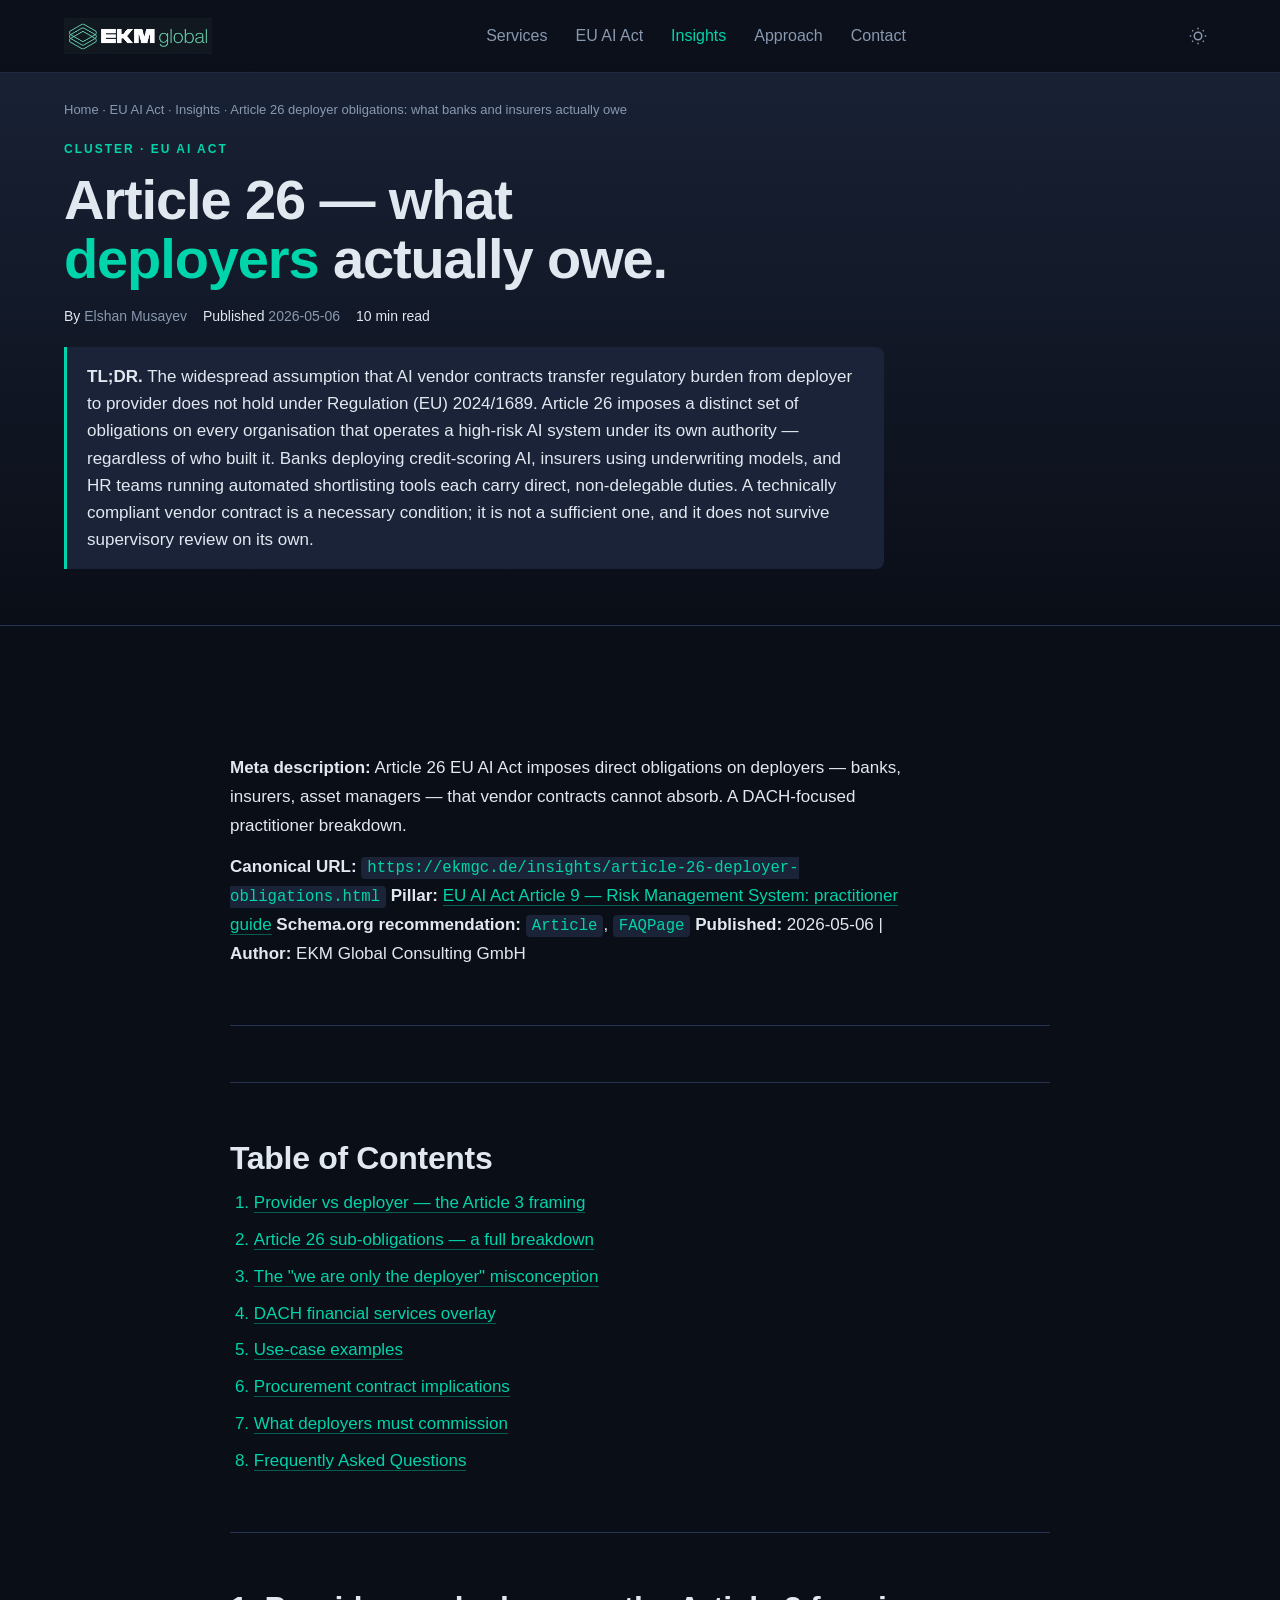
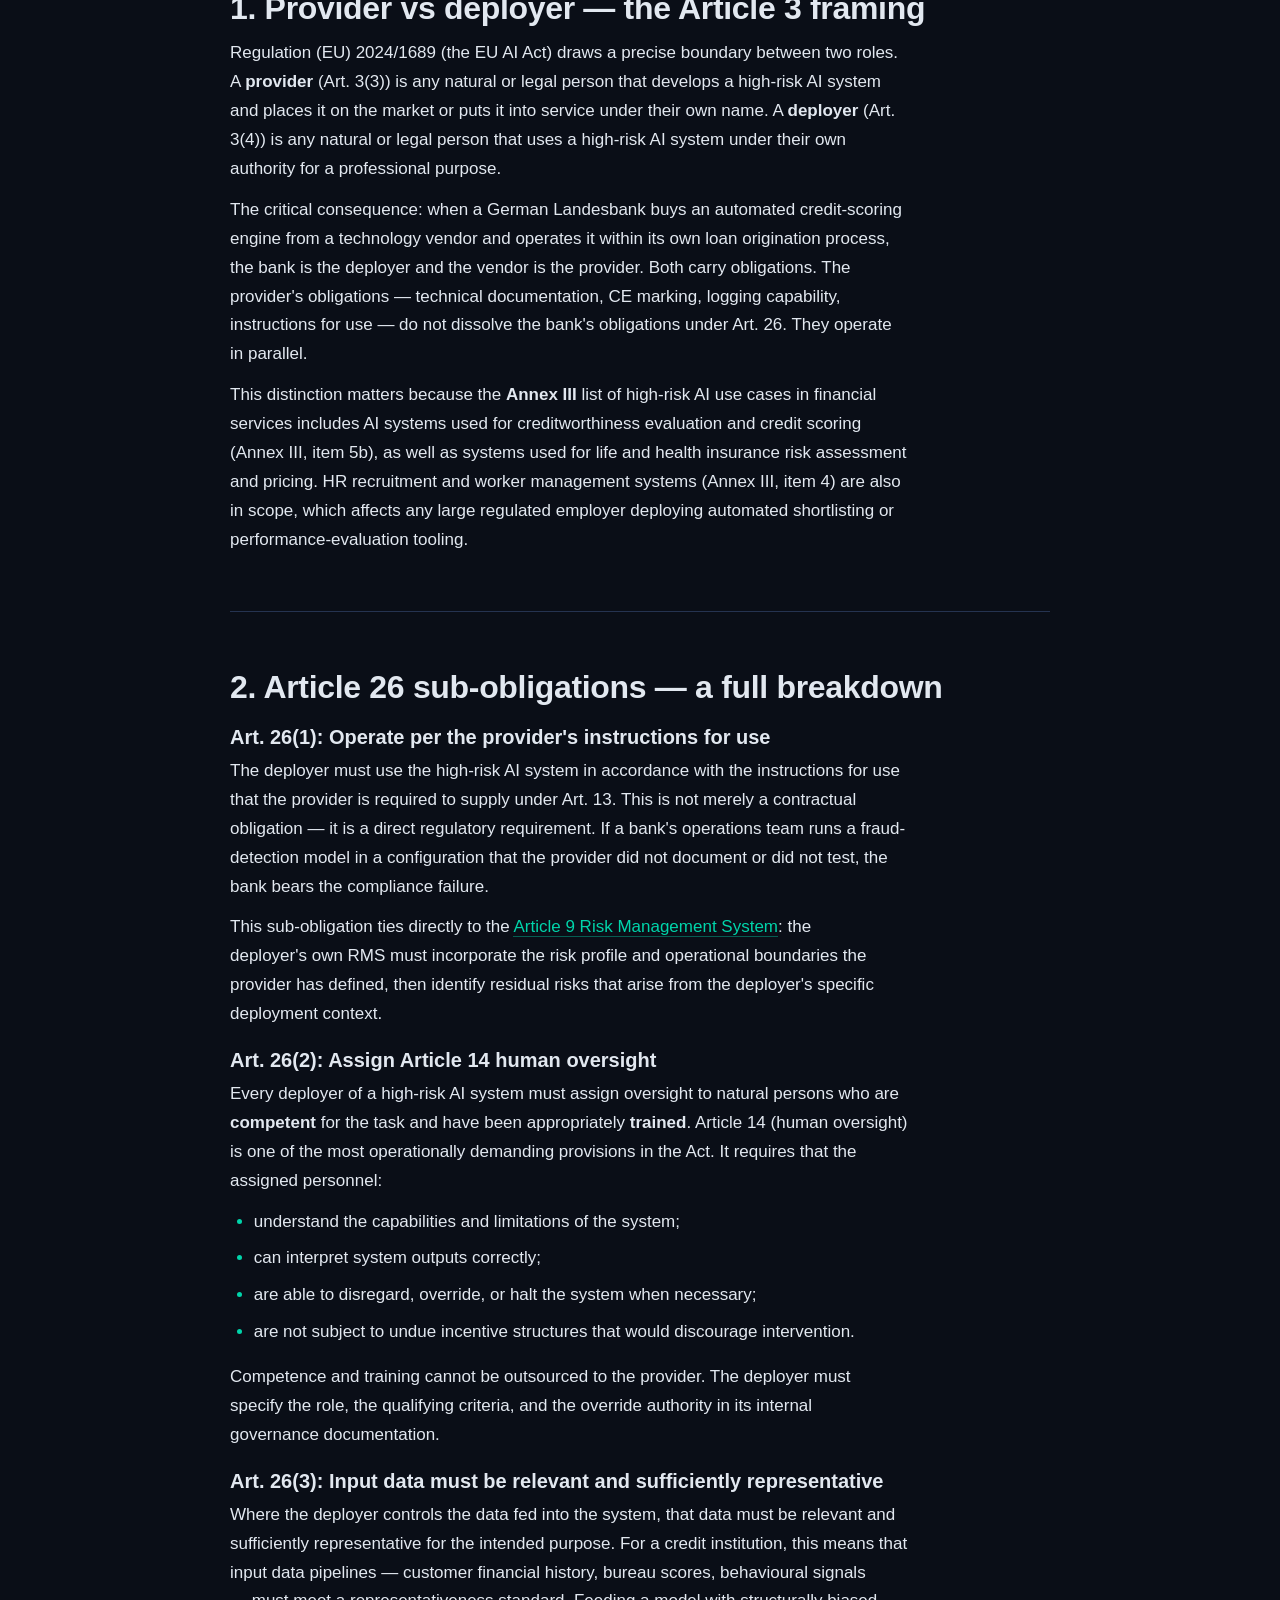
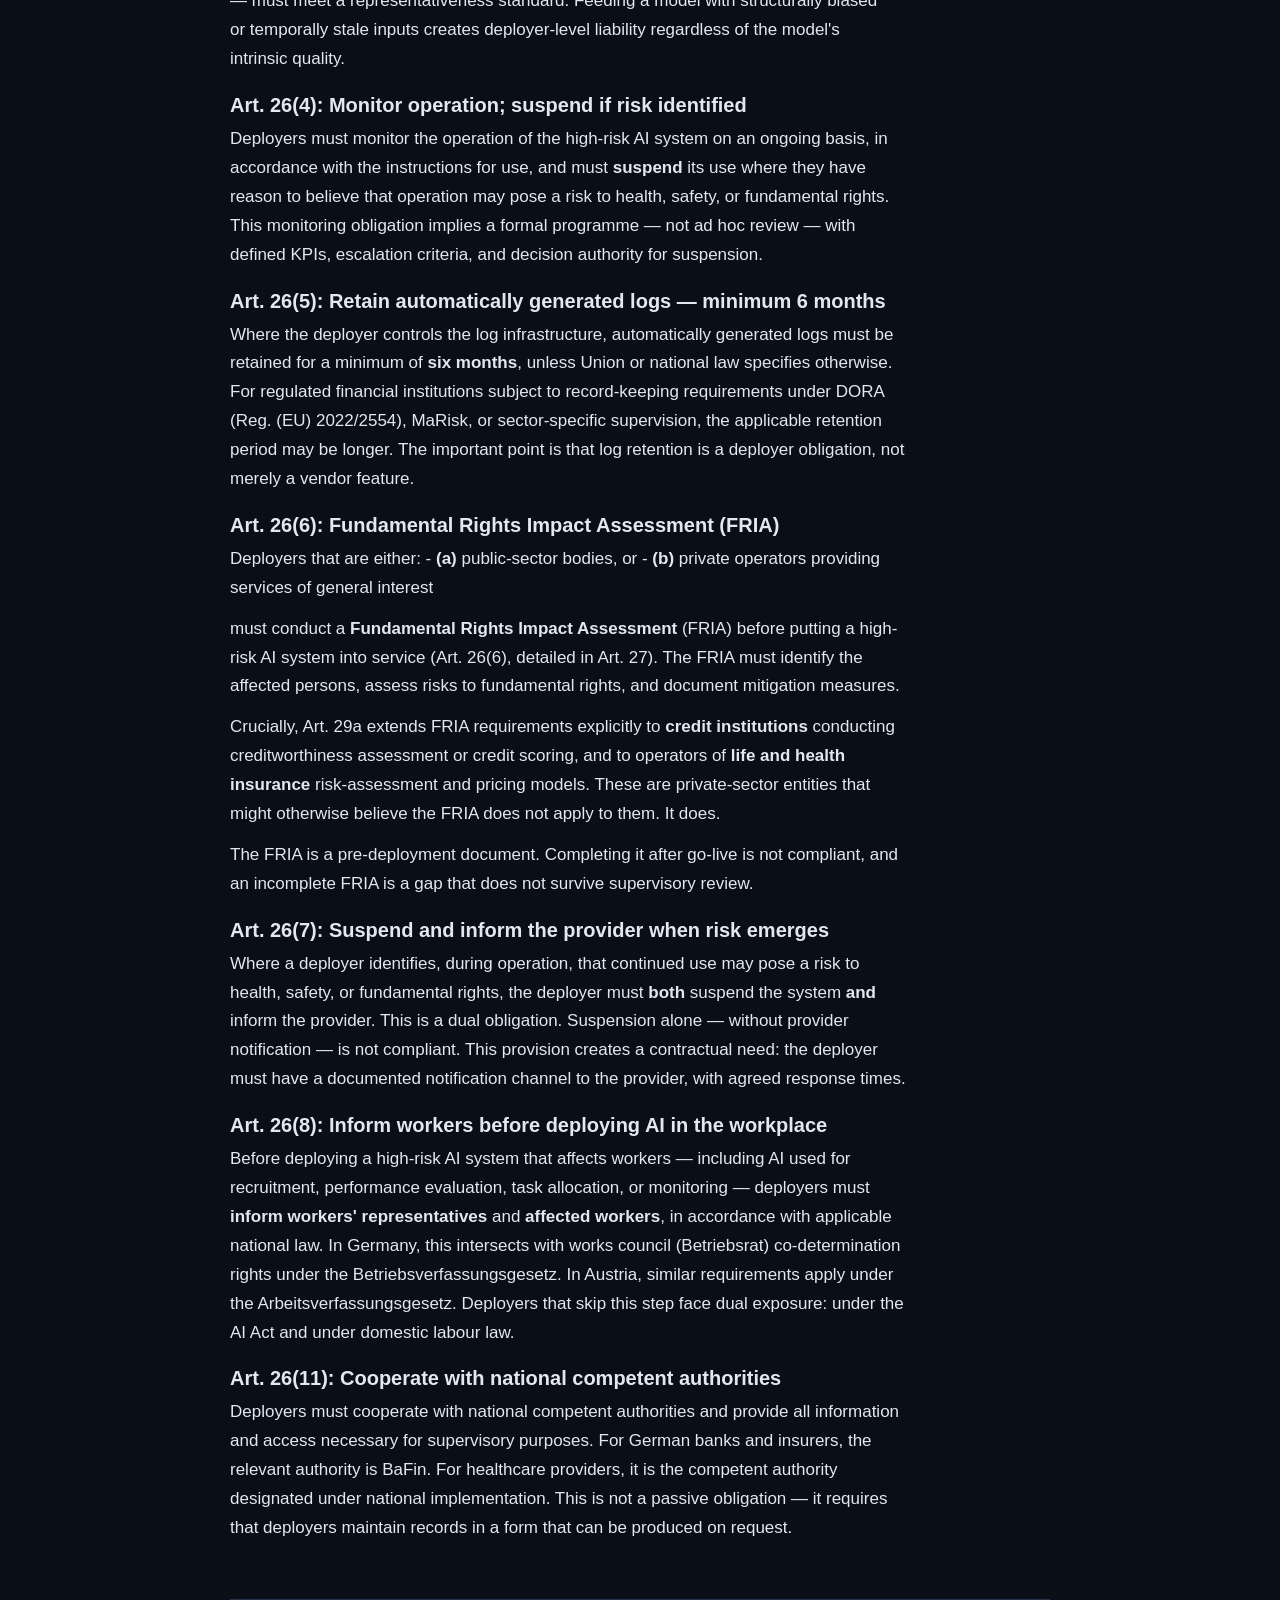
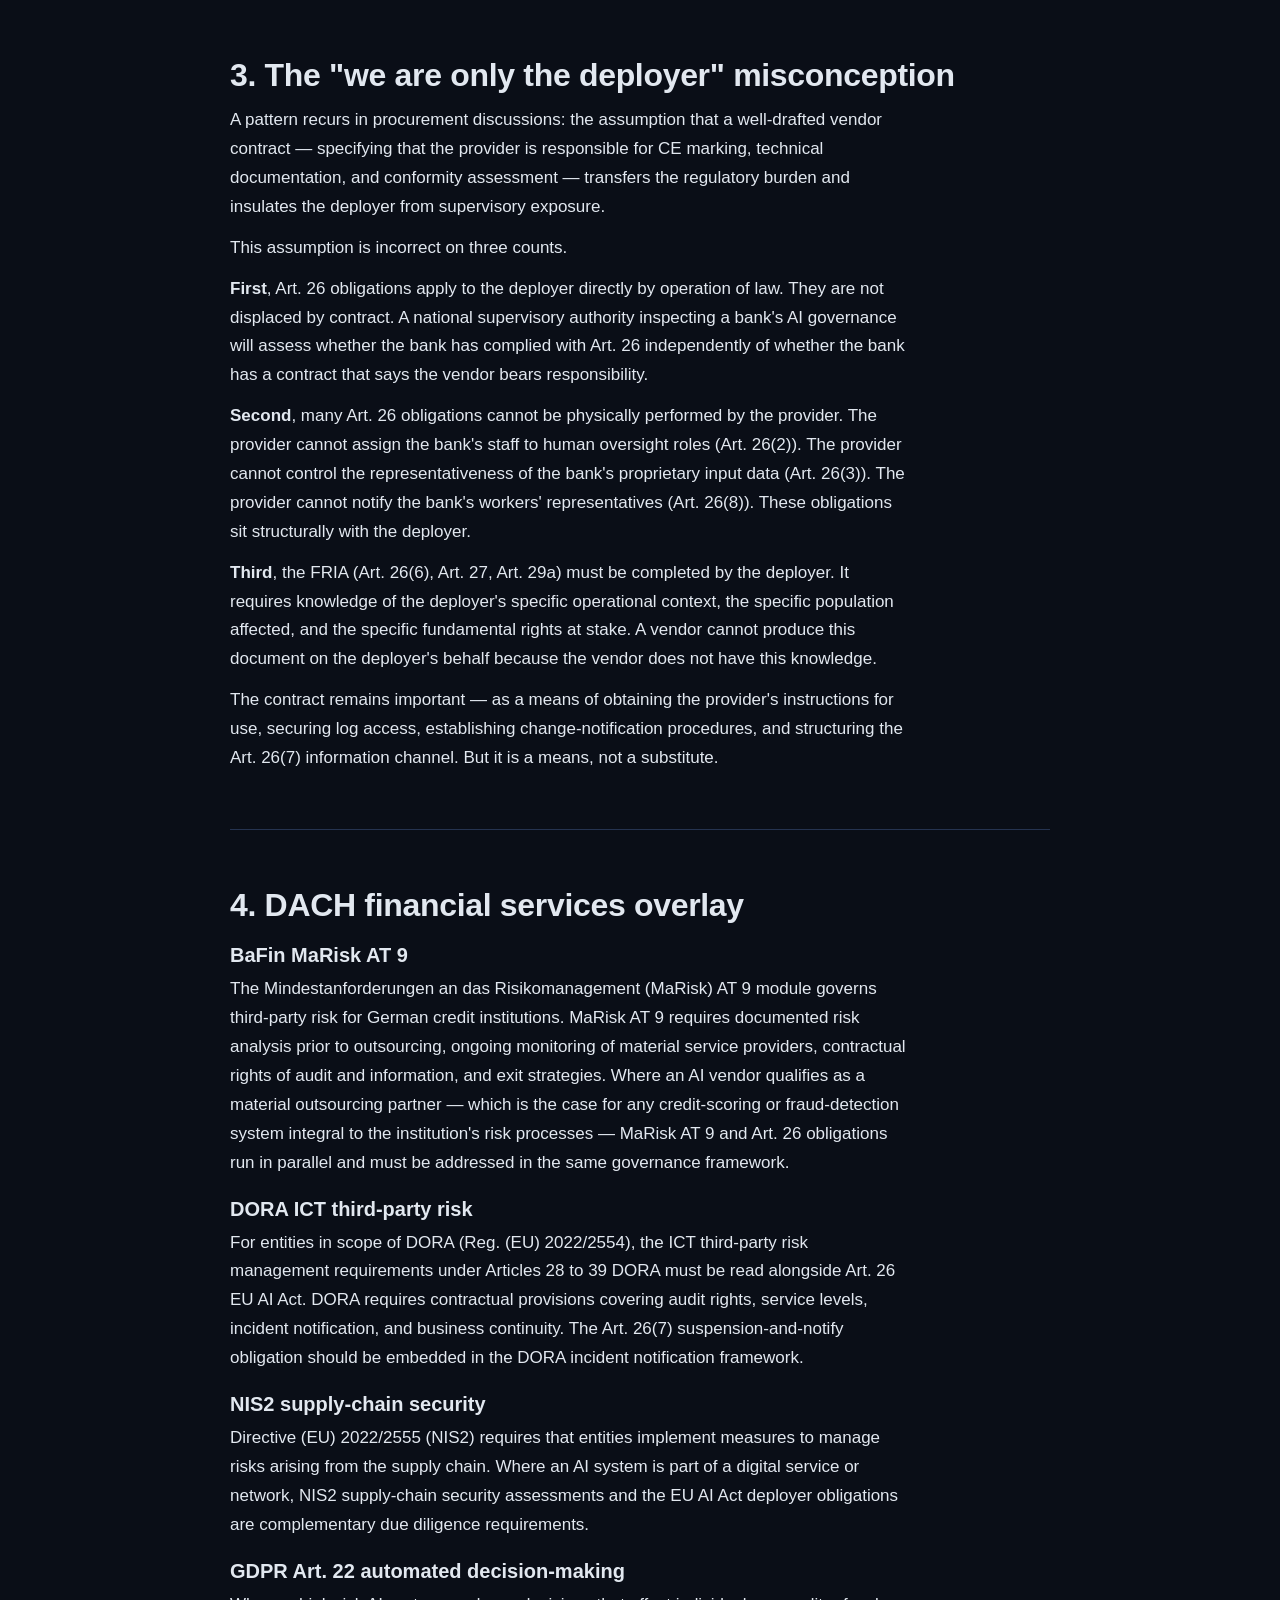
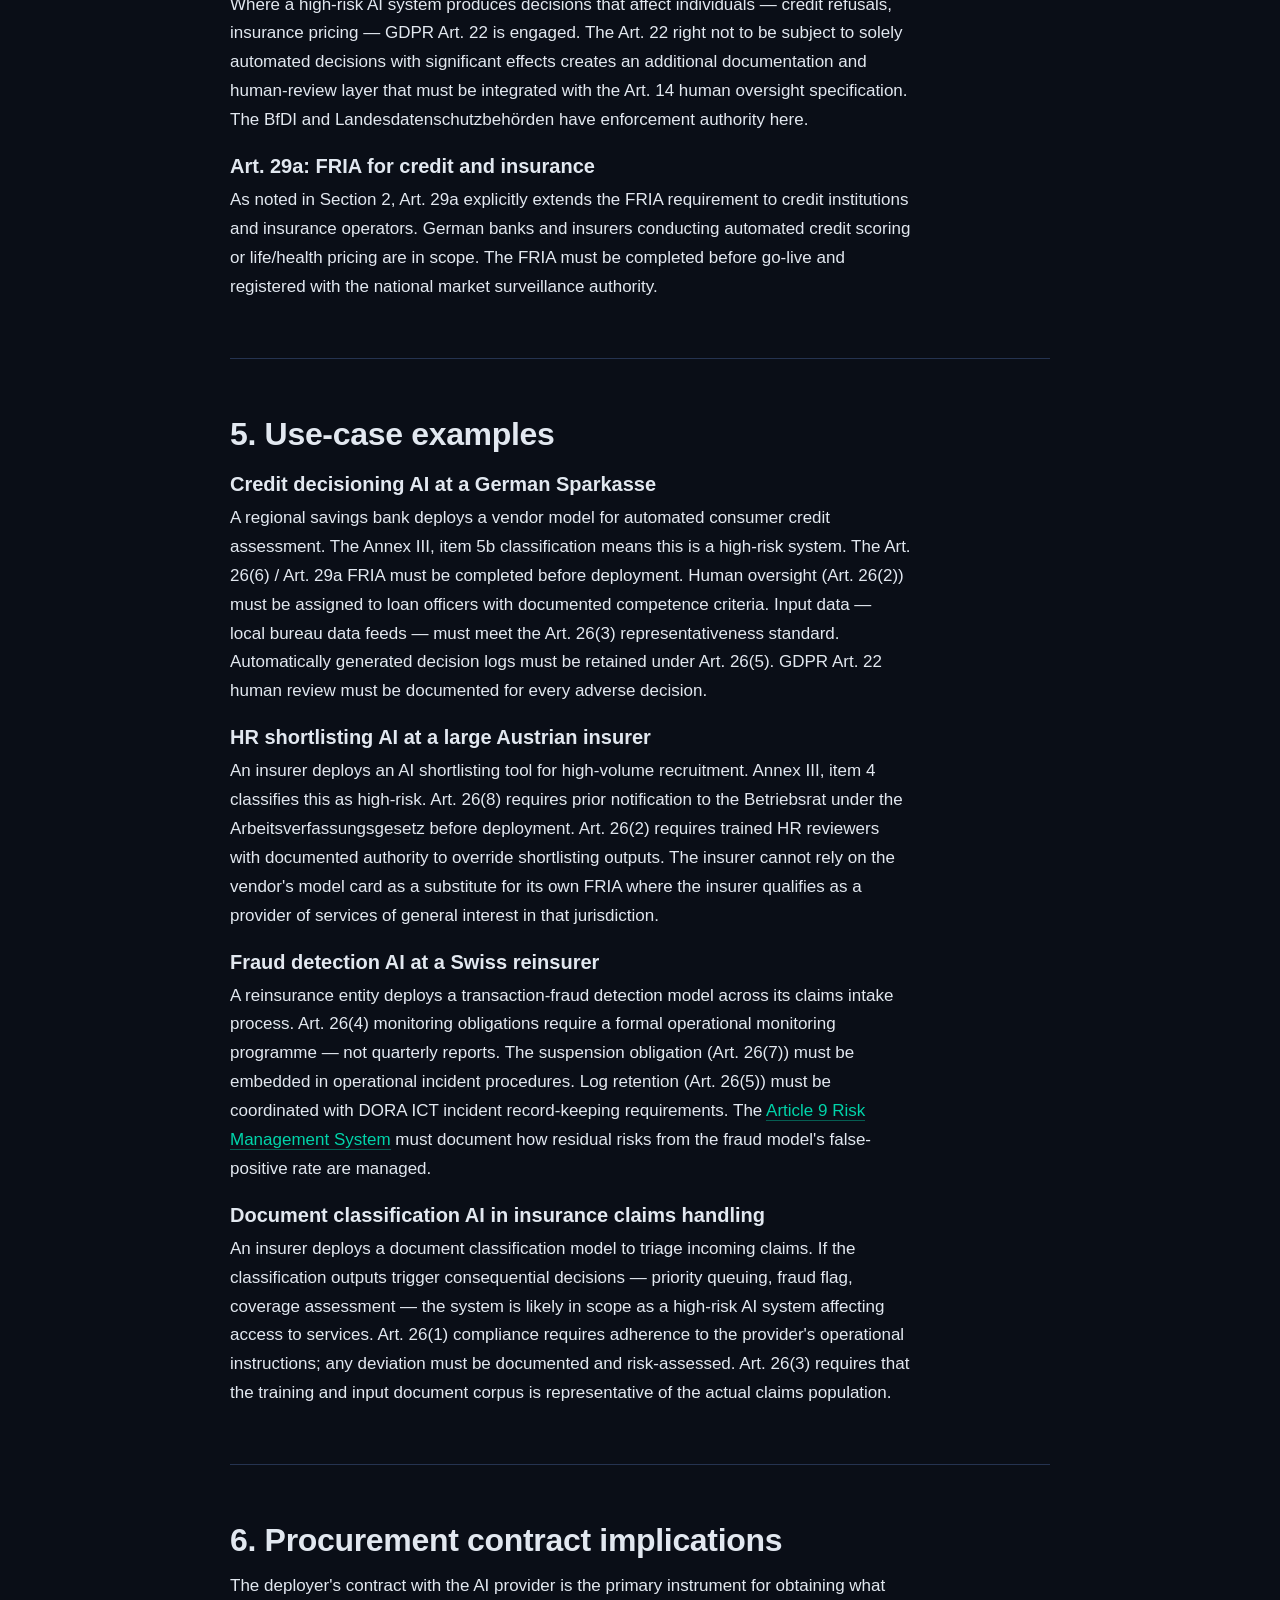
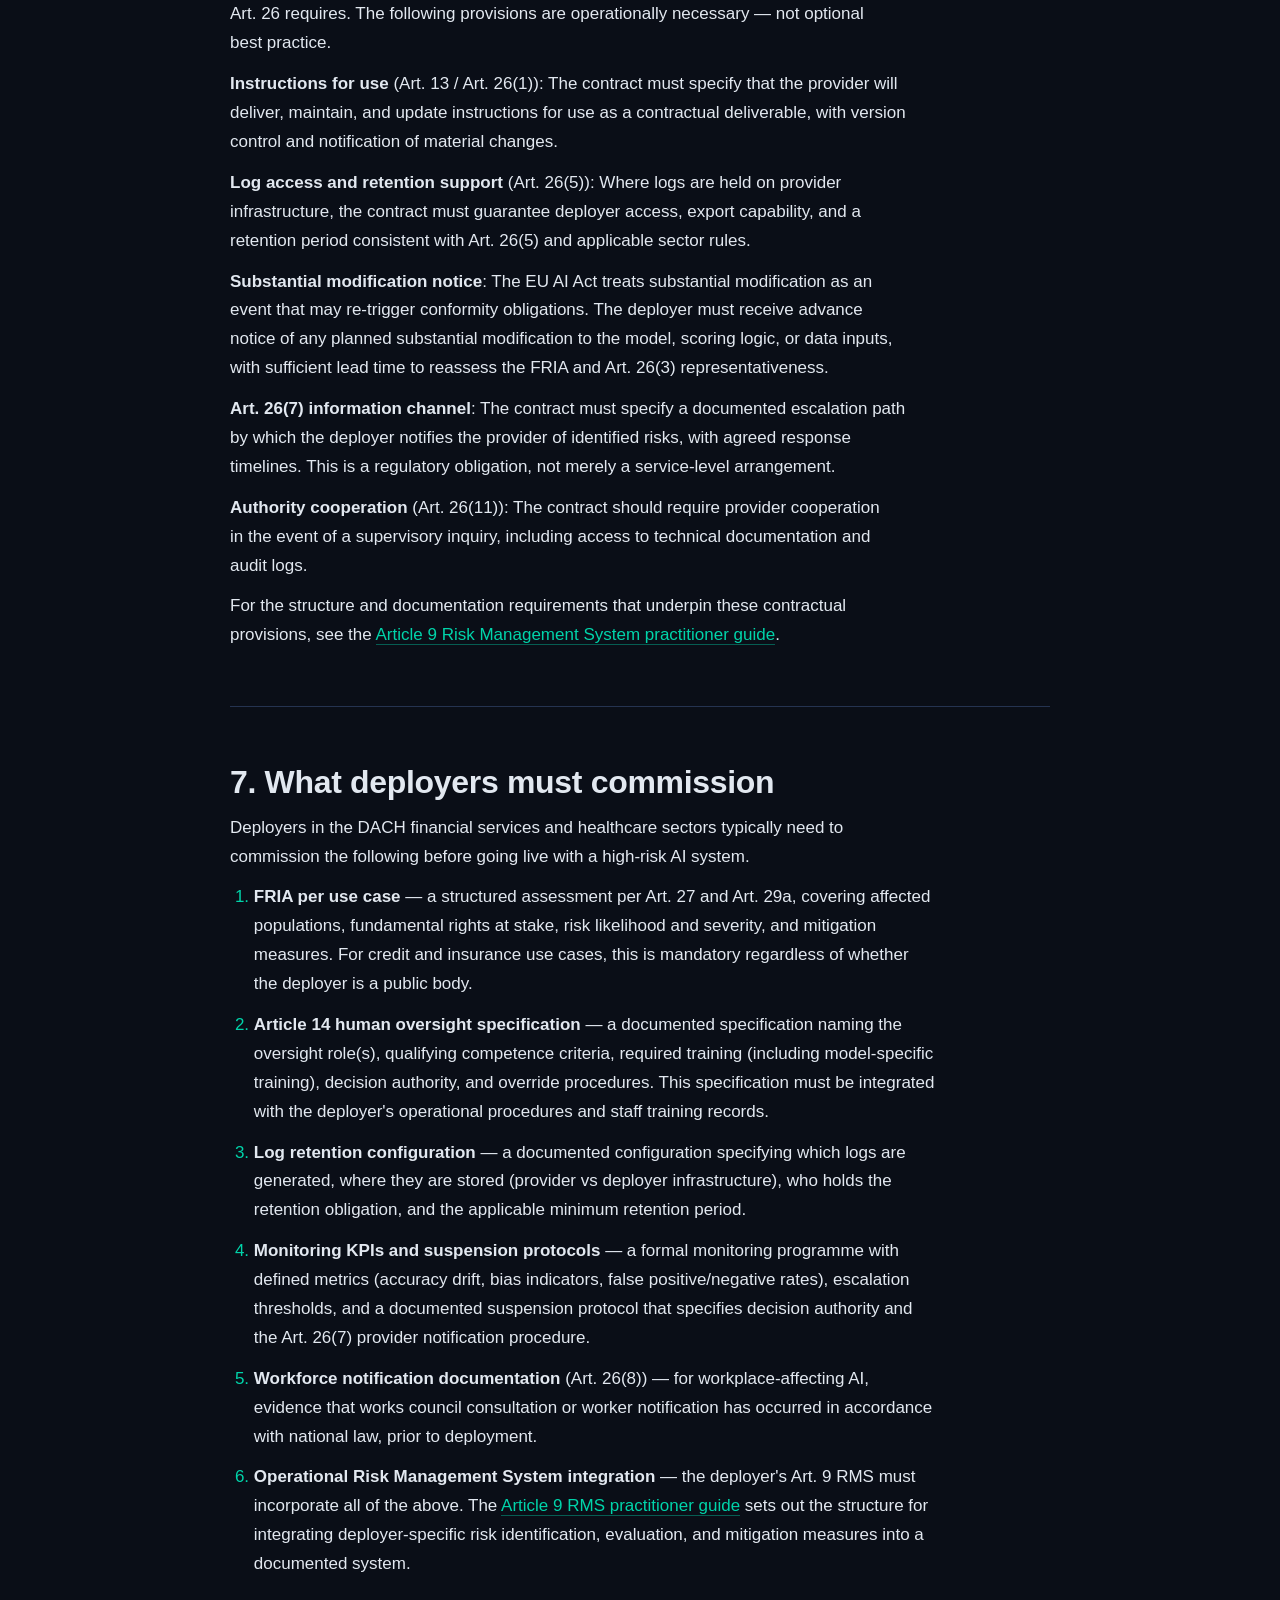
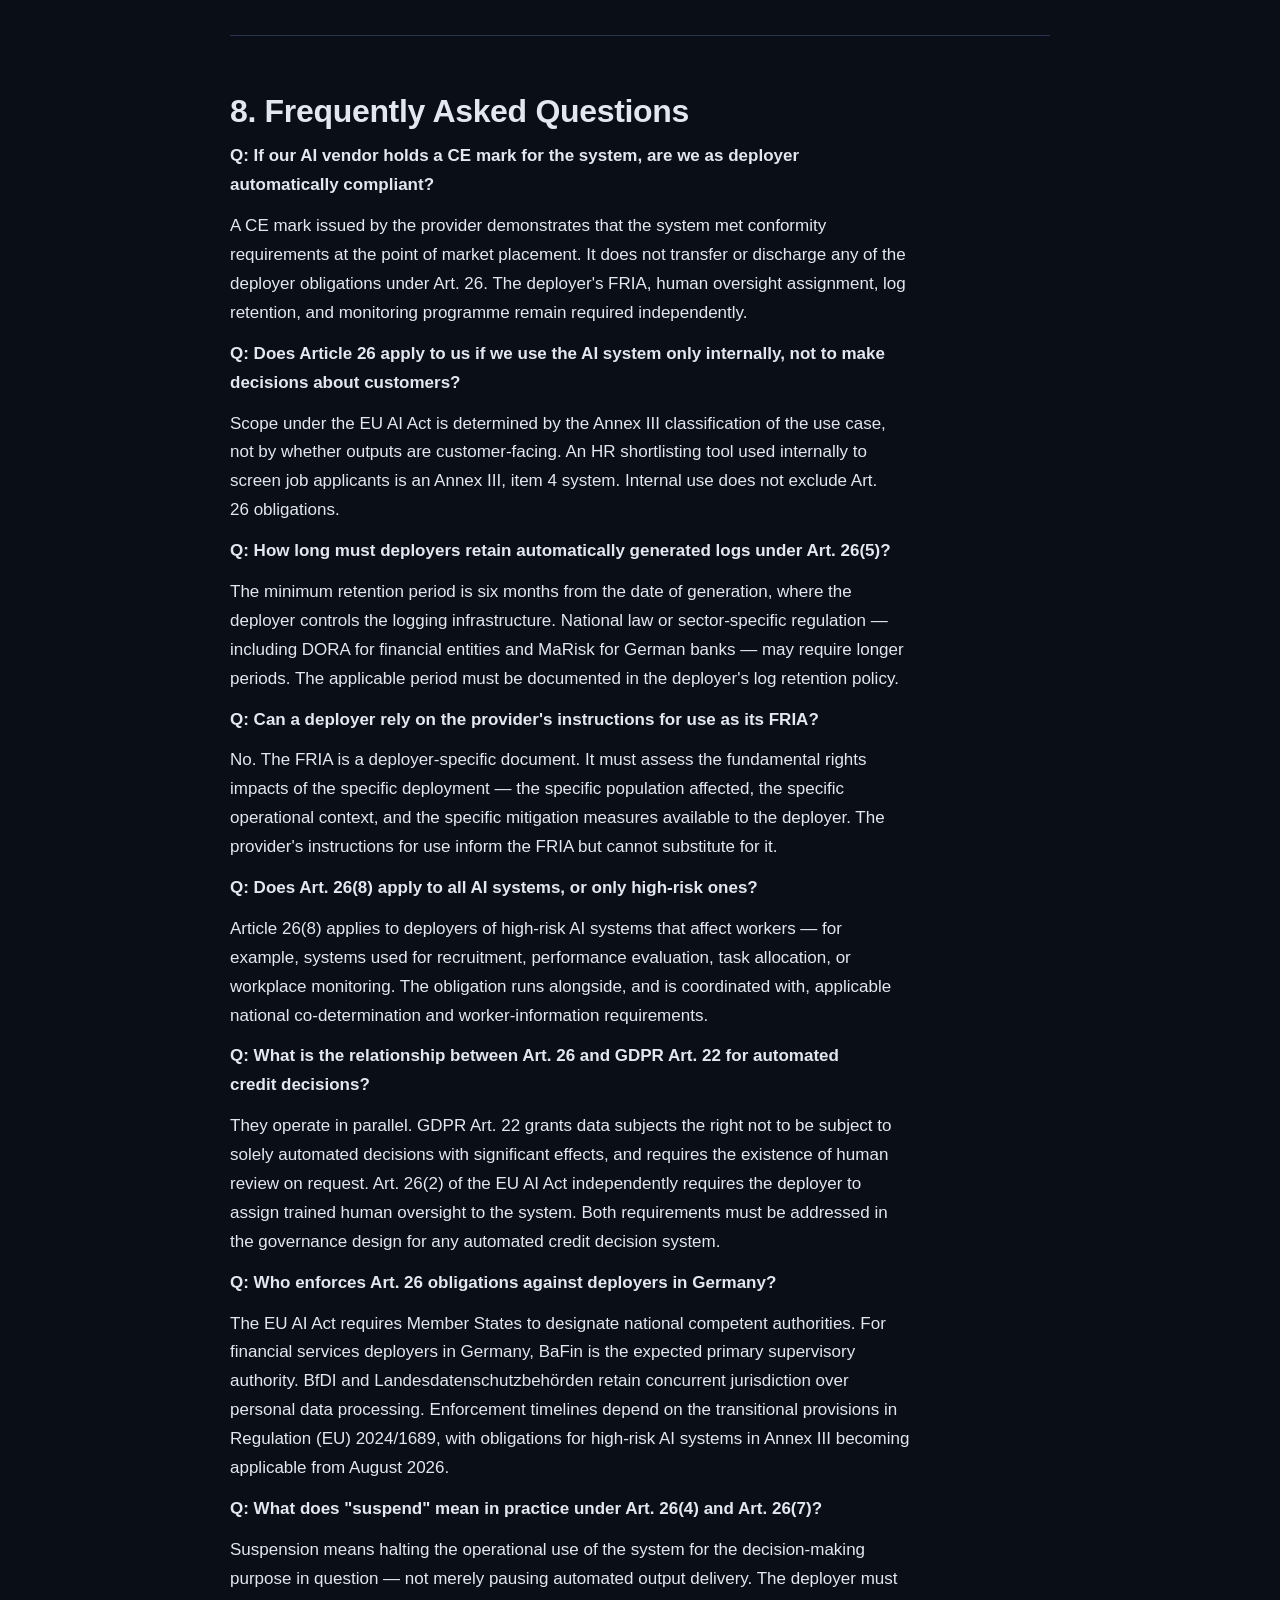
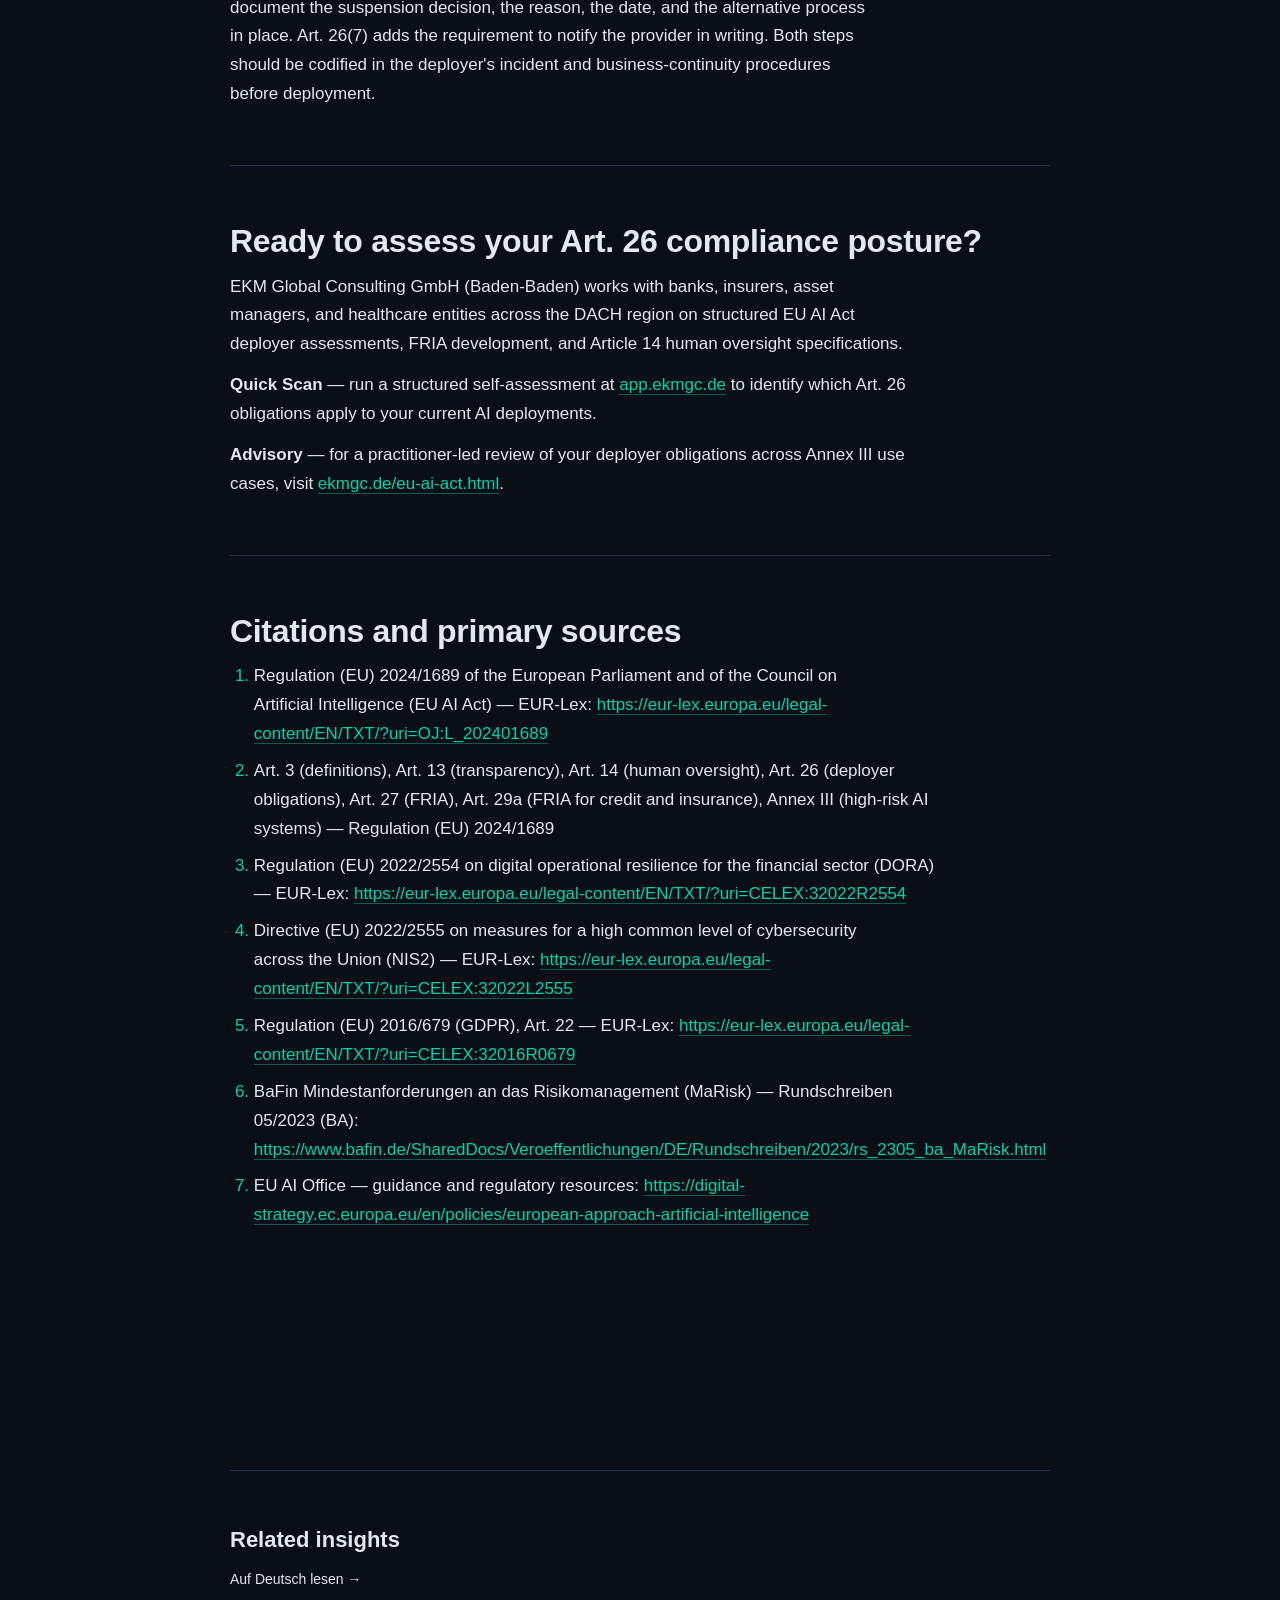
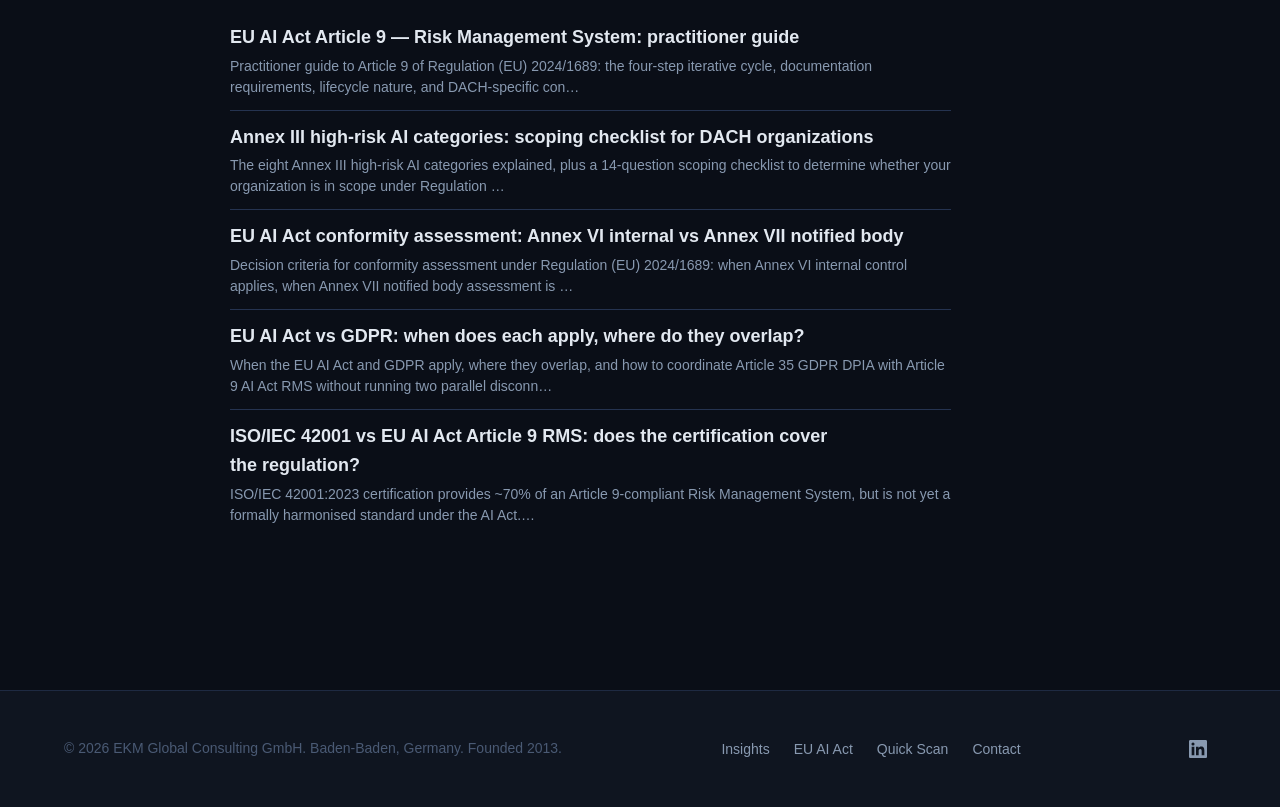
<file: insights/article-26-deployer-obligations.html>
<!DOCTYPE html>
<html lang="en" data-theme="dark">
<head>
  <meta charset="UTF-8">
  <meta name="viewport" content="width=device-width, initial-scale=1.0">
  <title>Article 26 deployer obligations: what banks and insurers actually owe — EKM Global Consulting</title>
  <meta name="description" content="Article 26 obligations on deployers of high-risk AI under Regulation (EU) 2024/1689 — including the FRIA carve-out for credit scoring (Article 29a) and the procurement-contract implications.">
  <link rel="canonical" href="https://ekmgc.de/insights/article-26-deployer-obligations.html">
  <link rel="alternate" hreflang="en" href="https://ekmgc.de/insights/article-26-deployer-obligations.html">
  <link rel="alternate" hreflang="de" href="https://ekmgc.de/insights/artikel-26-pflichten-betreiber.html">
  <link rel="alternate" hreflang="x-default" href="https://ekmgc.de/insights/article-26-deployer-obligations.html">

  <meta property="og:type" content="article">
  <meta property="og:title" content="Article 26 deployer obligations: what banks and insurers actually owe">
  <meta property="og:description" content="Article 26 obligations on deployers of high-risk AI under Regulation (EU) 2024/1689 — including the FRIA carve-out for credit scoring (Article 29a) and the procurement-contract implications.">
  <meta property="og:url" content="https://ekmgc.de/insights/article-26-deployer-obligations.html">
  <meta property="og:image" content="https://app.ekmgc.de/assets/og-image.png">
  <meta property="og:site_name" content="EKM Global Consulting">
  <meta property="og:locale" content="en_GB">
  <meta property="article:published_time" content="2026-05-06T00:00:00+00:00">
  <meta property="article:author" content="Elshan Musayev">
  <meta property="article:section" content="EU AI Compliance">

  <meta name="twitter:card" content="summary_large_image">
  <meta name="twitter:title" content="Article 26 deployer obligations: what banks and insurers actually owe">
  <meta name="twitter:description" content="Article 26 obligations on deployers of high-risk AI under Regulation (EU) 2024/1689 — including the FRIA carve-out for credit scoring (Article 29a) and the procurement-contract implications.">
  <meta name="twitter:image" content="https://app.ekmgc.de/assets/og-image.png">

  <link rel="icon" type="image/svg+xml" href="data:image/svg+xml,%3Csvg xmlns='http://www.w3.org/2000/svg' viewBox='0 0 32 32'%3E%3Cpath d='M16 2L4 9v14l12 7 12-7V9L16 2z' fill='none' stroke='%2300d4aa' stroke-width='2'/%3E%3Cpath d='M16 8l-6 3.5v7L16 22l6-3.5v-7L16 8z' fill='%2300d4aa' opacity='0.3'/%3E%3Ccircle cx='16' cy='15' r='3' fill='%2300d4aa'/%3E%3C/svg%3E">

  <!-- Fonts -->
  <link href="https://api.fontshare.com/v2/css?f[]=cabinet-grotesk@400,500,700,800&f[]=satoshi@300,400,500,700&display=swap" rel="stylesheet">

  <link rel="stylesheet" href="/base.css">
  <link rel="stylesheet" href="/style.css">

  <style>
    /* Insight article page-local styles */
    .insight-hero {
      padding: calc(var(--space-10, 80px) + 60px) 0 var(--space-7, 56px);
      background: linear-gradient(180deg, var(--color-surface-offset, #1a2338) 0%, var(--color-bg, #0a0e17) 100%);
      border-bottom: 1px solid var(--color-border, #253350);
    }
    .insight-crumb {
      font-size: 13px;
      color: var(--color-text-muted, #8899b0);
      margin-bottom: var(--space-3, 16px);
    }
    .insight-crumb a {
      color: var(--color-text-muted, #8899b0);
      text-decoration: none;
      border-bottom: 1px solid transparent;
      transition: border-color 0.15s;
    }
    .insight-crumb a:hover { border-bottom-color: var(--color-primary, #00d4aa); }
    .insight-eyebrow {
      display: inline-block;
      font-size: 12px;
      font-weight: 700;
      letter-spacing: 2px;
      text-transform: uppercase;
      color: var(--color-primary, #00d4aa);
      margin-bottom: var(--space-3, 16px);
    }
    .insight-headline {
      font-family: var(--font-display, 'Cabinet Grotesk', sans-serif);
      font-size: clamp(32px, 5vw, 56px);
      font-weight: 800;
      line-height: 1.05;
      letter-spacing: -0.02em;
      margin: 0 0 var(--space-4, 24px);
      max-width: 900px;
    }
    .insight-headline .accent { color: var(--color-primary, #00d4aa); }
    .insight-meta {
      display: flex;
      gap: var(--space-4, 24px);
      flex-wrap: wrap;
      font-size: 14px;
      color: var(--color-text-muted, #8899b0);
      margin-bottom: var(--space-3, 16px);
    }
    .insight-meta strong { color: var(--color-text, #e2e8f0); font-weight: 500; }
    .insight-tldr {
      max-width: 820px;
      padding: var(--space-4, 24px) var(--space-5, 32px);
      border-left: 3px solid var(--color-primary, #00d4aa);
      background: var(--color-surface-offset, #1a2338);
      border-radius: 0 var(--radius-md, 10px) var(--radius-md, 10px) 0;
      font-size: 17px;
      line-height: 1.6;
      color: var(--color-text, #e2e8f0);
      margin-top: var(--space-5, 32px);
    }
    .insight-body {
      padding: var(--space-8, 64px) 0;
      max-width: 820px;
      margin: 0 auto;
    }
    .insight-body h2 {
      font-family: var(--font-display, 'Cabinet Grotesk', sans-serif);
      font-size: clamp(24px, 3vw, 32px);
      font-weight: 700;
      letter-spacing: -0.01em;
      line-height: 1.2;
      margin: var(--space-7, 56px) 0 var(--space-3, 16px);
      color: var(--color-text, #e2e8f0);
    }
    .insight-body h3 {
      font-family: var(--font-display, 'Cabinet Grotesk', sans-serif);
      font-size: 20px;
      font-weight: 600;
      margin: var(--space-5, 32px) 0 var(--space-2, 8px);
      color: var(--color-text, #e2e8f0);
    }
    .insight-body p {
      font-size: 17px;
      line-height: 1.7;
      color: var(--color-text, #e2e8f0);
      margin: 0 0 var(--space-3, 16px);
    }
    .insight-body ul, .insight-body ol {
      font-size: 17px;
      line-height: 1.7;
      color: var(--color-text, #e2e8f0);
      padding-left: 1.4em;
      margin: 0 0 var(--space-4, 24px);
    }
    .insight-body li { margin-bottom: var(--space-2, 8px); }
    .insight-body li::marker { color: var(--color-primary, #00d4aa); }
    .insight-body strong { color: var(--color-text, #e2e8f0); font-weight: 600; }
    .insight-body em { font-style: italic; color: var(--color-text-muted, #8899b0); }
    .insight-body a {
      color: var(--color-primary, #00d4aa);
      text-decoration: none;
      border-bottom: 1px solid rgba(0, 212, 170, 0.4);
      transition: border-color 0.15s;
    }
    .insight-body a:hover { border-bottom-color: var(--color-primary, #00d4aa); }
    .insight-body blockquote {
      margin: var(--space-5, 32px) 0;
      padding: var(--space-3, 16px) var(--space-4, 24px);
      border-left: 3px solid var(--color-primary, #00d4aa);
      background: var(--color-surface-offset, #1a2338);
      border-radius: 0 var(--radius-sm, 6px) var(--radius-sm, 6px) 0;
      color: var(--color-text-muted, #8899b0);
      font-style: italic;
    }
    .insight-body blockquote p:first-child { margin-top: 0; }
    .insight-body blockquote p:last-child { margin-bottom: 0; }
    .insight-body table {
      width: 100%;
      border-collapse: collapse;
      margin: var(--space-5, 32px) 0;
      font-size: 15px;
    }
    .insight-body th, .insight-body td {
      padding: var(--space-2, 8px) var(--space-3, 16px);
      border: 1px solid var(--color-border, #253350);
      text-align: left;
      vertical-align: top;
    }
    .insight-body th {
      background: var(--color-surface-offset, #1a2338);
      font-weight: 600;
      color: var(--color-text, #e2e8f0);
    }
    .insight-body code {
      background: var(--color-surface-offset, #1a2338);
      padding: 2px 6px;
      border-radius: 4px;
      font-size: 0.92em;
      color: var(--color-primary, #00d4aa);
    }
    .insight-body hr {
      border: none;
      border-top: 1px solid var(--color-border, #253350);
      margin: var(--space-7, 56px) 0;
    }
    .insight-related {
      max-width: 820px;
      margin: 0 auto;
      padding: var(--space-7, 56px) 0;
      border-top: 1px solid var(--color-border, #253350);
    }
    .insight-related h3 {
      font-family: var(--font-display, 'Cabinet Grotesk', sans-serif);
      font-size: 22px;
      font-weight: 700;
      margin-bottom: var(--space-4, 24px);
    }
    .insight-related ul {
      list-style: none;
      padding: 0;
    }
    .insight-related li {
      padding: var(--space-3, 16px) 0;
      border-bottom: 1px solid var(--color-border, #253350);
    }
    .insight-related li:last-child { border-bottom: none; }
    .insight-related__desc {
      display: block;
      font-size: 14px;
      color: var(--color-text-muted, #8899b0);
      margin-top: 4px;
      line-height: 1.5;
    }
    .insight-related__alt {
      margin: var(--space-3, 16px) 0 var(--space-5, 32px);
      font-size: 14px;
    }
    .insight-related__alt a {
      color: var(--color-primary, #00d4aa);
      text-decoration: none;
      font-weight: 600;
    }
    .insight-related a {
      color: var(--color-text, #e2e8f0);
      text-decoration: none;
      font-weight: 500;
      transition: color 0.15s;
    }
    .insight-related a:hover { color: var(--color-primary, #00d4aa); }
  </style>

  <!-- Schema.org JSON-LD: Article + BreadcrumbList -->
  <script type="application/ld+json">
{
  "@context": "https://schema.org",
  "@graph": [
    {
      "@type": "Article",
      "@id": "https://ekmgc.de/insights/article-26-deployer-obligations.html#article",
      "headline": "Article 26 deployer obligations: what banks and insurers actually owe",
      "description": "Article 26 obligations on deployers of high-risk AI under Regulation (EU) 2024/1689 — including the FRIA carve-out for credit scoring (Article 29a) and the procurement-contract implications.",
      "url": "https://ekmgc.de/insights/article-26-deployer-obligations.html",
      "mainEntityOfPage": "https://ekmgc.de/insights/article-26-deployer-obligations.html",
      "datePublished": "2026-05-06",
      "dateModified": "2026-05-06",
      "inLanguage": "en-GB",
      "isAccessibleForFree": true,
      "keywords": "EU AI Act, Regulation (EU) 2024/1689, Annex III, Article 9, Article 26, conformity assessment, GPAI, AI compliance, RegTech, BSI C5, BaFin",
      "articleSection": "EU AI Compliance",
      "author": {
        "@type": "Person",
        "@id": "https://www.linkedin.com/in/elshan-musayev/#person",
        "name": "Elshan Musayev",
        "url": "https://www.linkedin.com/in/elshan-musayev/",
        "jobTitle": "Founder & CEO",
        "sameAs": [
          "https://www.linkedin.com/in/elshan-musayev/",
          "https://www.linkedin.com/in/elshanmusayev/",
          "https://elshanmusayev.com"
        ]
      },
      "publisher": {
        "@type": "Organization",
        "@id": "https://ekmgc.de/#organization",
        "name": "EKM Global Consulting GmbH",
        "url": "https://ekmgc.de",
        "logo": {
          "@type": "ImageObject",
          "url": "https://app.ekmgc.de/assets/logo_ekm_icon.png",
          "width": 1024,
          "height": 1024
        },
        "sameAs": [
          "https://www.linkedin.com/company/ekm-global-consulting-gmbh/",
          "https://www.linkedin.com/showcase/121553912/",
          "https://www.linkedin.com/showcase/121603994/",
          "https://www.crunchbase.com/organization/ekm-global-consulting"
        ]
      },
      "about": {
        "@type": "Legislation",
        "name": "Regulation (EU) 2024/1689 (Artificial Intelligence Act)",
        "legislationJurisdiction": "European Union",
        "legislationDate": "2024-06-13"
      }
    },
    {
      "@type": "BreadcrumbList",
      "@id": "https://ekmgc.de/insights/article-26-deployer-obligations.html#breadcrumb",
      "itemListElement": [
        {
          "@type": "ListItem",
          "position": 1,
          "name": "Home",
          "item": "https://ekmgc.de/"
        },
        {
          "@type": "ListItem",
          "position": 2,
          "name": "EU AI Act",
          "item": "https://ekmgc.de/eu-ai-act.html"
        },
        {
          "@type": "ListItem",
          "position": 3,
          "name": "Insights",
          "item": "https://ekmgc.de/insights/"
        },
        {
          "@type": "ListItem",
          "position": 4,
          "name": "Article 26 deployer obligations: what banks and insurers actually owe",
          "item": "https://ekmgc.de/insights/article-26-deployer-obligations.html"
        }
      ]
    }
  ]
}
  </script>
</head>

<body>
  <!-- ============ HEADER ============ -->
  <header class="header" id="header">
    <div class="container header__inner">
      <a href="/" class="header__logo" aria-label="EKM Global Consulting">
        <img src="/assets/logo-dark.jpg" alt="EKM Global Consulting — think smarter" class="header__logo-img" id="siteLogo">
      </a>

      <nav class="nav" id="nav" aria-label="Main navigation">
        <ul class="nav__list" role="list">
          <li><a href="/#services" class="nav__link">Services</a></li>
          <li><a href="/eu-ai-act.html" class="nav__link">EU AI Act</a></li>
          <li><a href="/insights/" class="nav__link nav__link--active">Insights</a></li>
          <li><a href="/#approach" class="nav__link">Approach</a></li>
          <li><a href="/#contact" class="nav__link">Contact</a></li>
        </ul>
      </nav>

      <div class="header__controls">
        <button class="toggle-btn" id="themeToggle" data-theme-toggle aria-label="Switch theme">
          <svg width="18" height="18" viewBox="0 0 24 24" fill="none" stroke="currentColor" stroke-width="2"><circle cx="12" cy="12" r="5"/><path d="M12 1v2M12 21v2M4.22 4.22l1.42 1.42M18.36 18.36l1.42 1.42M1 12h2M21 12h2M4.22 19.78l1.42-1.42M18.36 5.64l1.42-1.42"/></svg>
        </button>
        <button class="menu-toggle" id="menuToggle" aria-label="Menu" aria-expanded="false">
          <span></span><span></span><span></span>
        </button>
      </div>
    </div>
  </header>

  <!-- ============ HERO ============ -->
  <section class="insight-hero">
    <div class="container">
      <div class="insight-crumb">
        <a href="/">Home</a> · <a href="/eu-ai-act.html">EU AI Act</a> · <a href="/insights/">Insights</a> · Article 26 deployer obligations: what banks and insurers actually owe
      </div>
      <div class="insight-eyebrow">Cluster · EU AI Act</div>
      <h1 class="insight-headline">Article 26 — what <span class="accent">deployers</span> actually owe.</h1>
      <div class="insight-meta">
        <span><strong>By</strong> Elshan Musayev</span>
        <span><strong>Published</strong> 2026-05-06</span>
        <span><strong>10 min read</strong></span>
      </div>
      <div class="insight-tldr">
        <strong>TL;DR.</strong> The widespread assumption that AI vendor contracts transfer regulatory burden from deployer to provider does not hold under Regulation (EU) 2024/1689. Article 26 imposes a distinct set of obligations on every organisation that operates a high-risk AI system under its own authority — regardless of who built it. Banks deploying credit-scoring AI, insurers using underwriting models, and HR teams running automated shortlisting tools each carry direct, non-delegable duties. A technically compliant vendor contract is a necessary condition; it is not a sufficient one, and it does not survive supervisory review on its own.
      </div>
    </div>
  </section>

  <!-- ============ BODY ============ -->
  <section class="container">
    <article class="insight-body">
<p><strong>Meta description:</strong> Article 26 EU AI Act imposes direct obligations on deployers — banks, insurers, asset managers — that vendor contracts cannot absorb. A DACH-focused practitioner breakdown.</p>
<p><strong>Canonical URL:</strong> <code>https://ekmgc.de/insights/article-26-deployer-obligations.html</code>
<strong>Pillar:</strong> <a href="/insights/article-9-rms-practitioner-guide.html">EU AI Act Article 9 — Risk Management System: practitioner guide</a>
<strong>Schema.org recommendation:</strong> <code>Article</code>, <code>FAQPage</code>
<strong>Published:</strong> 2026-05-06 | <strong>Author:</strong> EKM Global Consulting GmbH</p>
<hr>
<hr>
<h2>Table of Contents</h2>
<ol>
<li><a href="#provider-vs-deployer">Provider vs deployer — the Article 3 framing</a></li>
<li><a href="#article-26-breakdown">Article 26 sub-obligations — a full breakdown</a></li>
<li><a href="#misconception">The "we are only the deployer" misconception</a></li>
<li><a href="#dach-overlay">DACH financial services overlay</a></li>
<li><a href="#use-cases">Use-case examples</a></li>
<li><a href="#procurement">Procurement contract implications</a></li>
<li><a href="#commissioning">What deployers must commission</a></li>
<li><a href="#faq">Frequently Asked Questions</a></li>
</ol>
<hr>
<h2 id="provider-vs-deployer">1. Provider vs deployer — the Article 3 framing</h2>
<p>Regulation (EU) 2024/1689 (the EU AI Act) draws a precise boundary between two roles. A <strong>provider</strong> (Art. 3(3)) is any natural or legal person that develops a high-risk AI system and places it on the market or puts it into service under their own name. A <strong>deployer</strong> (Art. 3(4)) is any natural or legal person that uses a high-risk AI system under their own authority for a professional purpose.</p>
<p>The critical consequence: when a German Landesbank buys an automated credit-scoring engine from a technology vendor and operates it within its own loan origination process, the bank is the deployer and the vendor is the provider. Both carry obligations. The provider's obligations — technical documentation, CE marking, logging capability, instructions for use — do not dissolve the bank's obligations under Art. 26. They operate in parallel.</p>
<p>This distinction matters because the <strong>Annex III</strong> list of high-risk AI use cases in financial services includes AI systems used for creditworthiness evaluation and credit scoring (Annex III, item 5b), as well as systems used for life and health insurance risk assessment and pricing. HR recruitment and worker management systems (Annex III, item 4) are also in scope, which affects any large regulated employer deploying automated shortlisting or performance-evaluation tooling.</p>
<hr>
<h2 id="article-26-breakdown">2. Article 26 sub-obligations — a full breakdown</h2>
<h3>Art. 26(1): Operate per the provider's instructions for use</h3>
<p>The deployer must use the high-risk AI system in accordance with the instructions for use that the provider is required to supply under Art. 13. This is not merely a contractual obligation — it is a direct regulatory requirement. If a bank's operations team runs a fraud-detection model in a configuration that the provider did not document or did not test, the bank bears the compliance failure.</p>
<p>This sub-obligation ties directly to the <a href="/insights/article-9-rms-practitioner-guide.html">Article 9 Risk Management System</a>: the deployer's own RMS must incorporate the risk profile and operational boundaries the provider has defined, then identify residual risks that arise from the deployer's specific deployment context.</p>
<h3>Art. 26(2): Assign Article 14 human oversight</h3>
<p>Every deployer of a high-risk AI system must assign oversight to natural persons who are <strong>competent</strong> for the task and have been appropriately <strong>trained</strong>. Article 14 (human oversight) is one of the most operationally demanding provisions in the Act. It requires that the assigned personnel:</p>
<ul>
<li>understand the capabilities and limitations of the system;</li>
<li>can interpret system outputs correctly;</li>
<li>are able to disregard, override, or halt the system when necessary;</li>
<li>are not subject to undue incentive structures that would discourage intervention.</li>
</ul>
<p>Competence and training cannot be outsourced to the provider. The deployer must specify the role, the qualifying criteria, and the override authority in its internal governance documentation.</p>
<h3>Art. 26(3): Input data must be relevant and sufficiently representative</h3>
<p>Where the deployer controls the data fed into the system, that data must be relevant and sufficiently representative for the intended purpose. For a credit institution, this means that input data pipelines — customer financial history, bureau scores, behavioural signals — must meet a representativeness standard. Feeding a model with structurally biased or temporally stale inputs creates deployer-level liability regardless of the model's intrinsic quality.</p>
<h3>Art. 26(4): Monitor operation; suspend if risk identified</h3>
<p>Deployers must monitor the operation of the high-risk AI system on an ongoing basis, in accordance with the instructions for use, and must <strong>suspend</strong> its use where they have reason to believe that operation may pose a risk to health, safety, or fundamental rights. This monitoring obligation implies a formal programme — not ad hoc review — with defined KPIs, escalation criteria, and decision authority for suspension.</p>
<h3>Art. 26(5): Retain automatically generated logs — minimum 6 months</h3>
<p>Where the deployer controls the log infrastructure, automatically generated logs must be retained for a minimum of <strong>six months</strong>, unless Union or national law specifies otherwise. For regulated financial institutions subject to record-keeping requirements under DORA (Reg. (EU) 2022/2554), MaRisk, or sector-specific supervision, the applicable retention period may be longer. The important point is that log retention is a deployer obligation, not merely a vendor feature.</p>
<h3>Art. 26(6): Fundamental Rights Impact Assessment (FRIA)</h3>
<p>Deployers that are either:
- <strong>(a)</strong> public-sector bodies, or
- <strong>(b)</strong> private operators providing services of general interest</p>
<p>must conduct a <strong>Fundamental Rights Impact Assessment</strong> (FRIA) before putting a high-risk AI system into service (Art. 26(6), detailed in Art. 27). The FRIA must identify the affected persons, assess risks to fundamental rights, and document mitigation measures.</p>
<p>Crucially, Art. 29a extends FRIA requirements explicitly to <strong>credit institutions</strong> conducting creditworthiness assessment or credit scoring, and to operators of <strong>life and health insurance</strong> risk-assessment and pricing models. These are private-sector entities that might otherwise believe the FRIA does not apply to them. It does.</p>
<p>The FRIA is a pre-deployment document. Completing it after go-live is not compliant, and an incomplete FRIA is a gap that does not survive supervisory review.</p>
<h3>Art. 26(7): Suspend and inform the provider when risk emerges</h3>
<p>Where a deployer identifies, during operation, that continued use may pose a risk to health, safety, or fundamental rights, the deployer must <strong>both</strong> suspend the system <strong>and</strong> inform the provider. This is a dual obligation. Suspension alone — without provider notification — is not compliant. This provision creates a contractual need: the deployer must have a documented notification channel to the provider, with agreed response times.</p>
<h3>Art. 26(8): Inform workers before deploying AI in the workplace</h3>
<p>Before deploying a high-risk AI system that affects workers — including AI used for recruitment, performance evaluation, task allocation, or monitoring — deployers must <strong>inform workers' representatives</strong> and <strong>affected workers</strong>, in accordance with applicable national law. In Germany, this intersects with works council (Betriebsrat) co-determination rights under the Betriebsverfassungsgesetz. In Austria, similar requirements apply under the Arbeitsverfassungsgesetz. Deployers that skip this step face dual exposure: under the AI Act and under domestic labour law.</p>
<h3>Art. 26(11): Cooperate with national competent authorities</h3>
<p>Deployers must cooperate with national competent authorities and provide all information and access necessary for supervisory purposes. For German banks and insurers, the relevant authority is BaFin. For healthcare providers, it is the competent authority designated under national implementation. This is not a passive obligation — it requires that deployers maintain records in a form that can be produced on request.</p>
<hr>
<h2 id="misconception">3. The "we are only the deployer" misconception</h2>
<p>A pattern recurs in procurement discussions: the assumption that a well-drafted vendor contract — specifying that the provider is responsible for CE marking, technical documentation, and conformity assessment — transfers the regulatory burden and insulates the deployer from supervisory exposure.</p>
<p>This assumption is incorrect on three counts.</p>
<p><strong>First</strong>, Art. 26 obligations apply to the deployer directly by operation of law. They are not displaced by contract. A national supervisory authority inspecting a bank's AI governance will assess whether the bank has complied with Art. 26 independently of whether the bank has a contract that says the vendor bears responsibility.</p>
<p><strong>Second</strong>, many Art. 26 obligations cannot be physically performed by the provider. The provider cannot assign the bank's staff to human oversight roles (Art. 26(2)). The provider cannot control the representativeness of the bank's proprietary input data (Art. 26(3)). The provider cannot notify the bank's workers' representatives (Art. 26(8)). These obligations sit structurally with the deployer.</p>
<p><strong>Third</strong>, the FRIA (Art. 26(6), Art. 27, Art. 29a) must be completed by the deployer. It requires knowledge of the deployer's specific operational context, the specific population affected, and the specific fundamental rights at stake. A vendor cannot produce this document on the deployer's behalf because the vendor does not have this knowledge.</p>
<p>The contract remains important — as a means of obtaining the provider's instructions for use, securing log access, establishing change-notification procedures, and structuring the Art. 26(7) information channel. But it is a means, not a substitute.</p>
<hr>
<h2 id="dach-overlay">4. DACH financial services overlay</h2>
<h3>BaFin MaRisk AT 9</h3>
<p>The Mindestanforderungen an das Risikomanagement (MaRisk) AT 9 module governs third-party risk for German credit institutions. MaRisk AT 9 requires documented risk analysis prior to outsourcing, ongoing monitoring of material service providers, contractual rights of audit and information, and exit strategies. Where an AI vendor qualifies as a material outsourcing partner — which is the case for any credit-scoring or fraud-detection system integral to the institution's risk processes — MaRisk AT 9 and Art. 26 obligations run in parallel and must be addressed in the same governance framework.</p>
<h3>DORA ICT third-party risk</h3>
<p>For entities in scope of DORA (Reg. (EU) 2022/2554), the ICT third-party risk management requirements under Articles 28 to 39 DORA must be read alongside Art. 26 EU AI Act. DORA requires contractual provisions covering audit rights, service levels, incident notification, and business continuity. The Art. 26(7) suspension-and-notify obligation should be embedded in the DORA incident notification framework.</p>
<h3>NIS2 supply-chain security</h3>
<p>Directive (EU) 2022/2555 (NIS2) requires that entities implement measures to manage risks arising from the supply chain. Where an AI system is part of a digital service or network, NIS2 supply-chain security assessments and the EU AI Act deployer obligations are complementary due diligence requirements.</p>
<h3>GDPR Art. 22 automated decision-making</h3>
<p>Where a high-risk AI system produces decisions that affect individuals — credit refusals, insurance pricing — GDPR Art. 22 is engaged. The Art. 22 right not to be subject to solely automated decisions with significant effects creates an additional documentation and human-review layer that must be integrated with the Art. 14 human oversight specification. The BfDI and Landesdatenschutzbehörden have enforcement authority here.</p>
<h3>Art. 29a: FRIA for credit and insurance</h3>
<p>As noted in Section 2, Art. 29a explicitly extends the FRIA requirement to credit institutions and insurance operators. German banks and insurers conducting automated credit scoring or life/health pricing are in scope. The FRIA must be completed before go-live and registered with the national market surveillance authority.</p>
<hr>
<h2 id="use-cases">5. Use-case examples</h2>
<h3>Credit decisioning AI at a German Sparkasse</h3>
<p>A regional savings bank deploys a vendor model for automated consumer credit assessment. The Annex III, item 5b classification means this is a high-risk system. The Art. 26(6) / Art. 29a FRIA must be completed before deployment. Human oversight (Art. 26(2)) must be assigned to loan officers with documented competence criteria. Input data — local bureau data feeds — must meet the Art. 26(3) representativeness standard. Automatically generated decision logs must be retained under Art. 26(5). GDPR Art. 22 human review must be documented for every adverse decision.</p>
<h3>HR shortlisting AI at a large Austrian insurer</h3>
<p>An insurer deploys an AI shortlisting tool for high-volume recruitment. Annex III, item 4 classifies this as high-risk. Art. 26(8) requires prior notification to the Betriebsrat under the Arbeitsverfassungsgesetz before deployment. Art. 26(2) requires trained HR reviewers with documented authority to override shortlisting outputs. The insurer cannot rely on the vendor's model card as a substitute for its own FRIA where the insurer qualifies as a provider of services of general interest in that jurisdiction.</p>
<h3>Fraud detection AI at a Swiss reinsurer</h3>
<p>A reinsurance entity deploys a transaction-fraud detection model across its claims intake process. Art. 26(4) monitoring obligations require a formal operational monitoring programme — not quarterly reports. The suspension obligation (Art. 26(7)) must be embedded in operational incident procedures. Log retention (Art. 26(5)) must be coordinated with DORA ICT incident record-keeping requirements. The <a href="/insights/article-9-rms-practitioner-guide.html">Article 9 Risk Management System</a> must document how residual risks from the fraud model's false-positive rate are managed.</p>
<h3>Document classification AI in insurance claims handling</h3>
<p>An insurer deploys a document classification model to triage incoming claims. If the classification outputs trigger consequential decisions — priority queuing, fraud flag, coverage assessment — the system is likely in scope as a high-risk AI system affecting access to services. Art. 26(1) compliance requires adherence to the provider's operational instructions; any deviation must be documented and risk-assessed. Art. 26(3) requires that the training and input document corpus is representative of the actual claims population.</p>
<hr>
<h2 id="procurement">6. Procurement contract implications</h2>
<p>The deployer's contract with the AI provider is the primary instrument for obtaining what Art. 26 requires. The following provisions are operationally necessary — not optional best practice.</p>
<p><strong>Instructions for use</strong> (Art. 13 / Art. 26(1)): The contract must specify that the provider will deliver, maintain, and update instructions for use as a contractual deliverable, with version control and notification of material changes.</p>
<p><strong>Log access and retention support</strong> (Art. 26(5)): Where logs are held on provider infrastructure, the contract must guarantee deployer access, export capability, and a retention period consistent with Art. 26(5) and applicable sector rules.</p>
<p><strong>Substantial modification notice</strong>: The EU AI Act treats substantial modification as an event that may re-trigger conformity obligations. The deployer must receive advance notice of any planned substantial modification to the model, scoring logic, or data inputs, with sufficient lead time to reassess the FRIA and Art. 26(3) representativeness.</p>
<p><strong>Art. 26(7) information channel</strong>: The contract must specify a documented escalation path by which the deployer notifies the provider of identified risks, with agreed response timelines. This is a regulatory obligation, not merely a service-level arrangement.</p>
<p><strong>Authority cooperation</strong> (Art. 26(11)): The contract should require provider cooperation in the event of a supervisory inquiry, including access to technical documentation and audit logs.</p>
<p>For the structure and documentation requirements that underpin these contractual provisions, see the <a href="/insights/article-9-rms-practitioner-guide.html">Article 9 Risk Management System practitioner guide</a>.</p>
<hr>
<h2 id="commissioning">7. What deployers must commission</h2>
<p>Deployers in the DACH financial services and healthcare sectors typically need to commission the following before going live with a high-risk AI system.</p>
<ol>
<li>
<p><strong>FRIA per use case</strong> — a structured assessment per Art. 27 and Art. 29a, covering affected populations, fundamental rights at stake, risk likelihood and severity, and mitigation measures. For credit and insurance use cases, this is mandatory regardless of whether the deployer is a public body.</p>
</li>
<li>
<p><strong>Article 14 human oversight specification</strong> — a documented specification naming the oversight role(s), qualifying competence criteria, required training (including model-specific training), decision authority, and override procedures. This specification must be integrated with the deployer's operational procedures and staff training records.</p>
</li>
<li>
<p><strong>Log retention configuration</strong> — a documented configuration specifying which logs are generated, where they are stored (provider vs deployer infrastructure), who holds the retention obligation, and the applicable minimum retention period.</p>
</li>
<li>
<p><strong>Monitoring KPIs and suspension protocols</strong> — a formal monitoring programme with defined metrics (accuracy drift, bias indicators, false positive/negative rates), escalation thresholds, and a documented suspension protocol that specifies decision authority and the Art. 26(7) provider notification procedure.</p>
</li>
<li>
<p><strong>Workforce notification documentation</strong> (Art. 26(8)) — for workplace-affecting AI, evidence that works council consultation or worker notification has occurred in accordance with national law, prior to deployment.</p>
</li>
<li>
<p><strong>Operational Risk Management System integration</strong> — the deployer's Art. 9 RMS must incorporate all of the above. The <a href="/insights/article-9-rms-practitioner-guide.html">Article 9 RMS practitioner guide</a> sets out the structure for integrating deployer-specific risk identification, evaluation, and mitigation measures into a documented system.</p>
</li>
</ol>
<hr>
<h2 id="faq">8. Frequently Asked Questions</h2>
<p><strong>Q: If our AI vendor holds a CE mark for the system, are we as deployer automatically compliant?</strong></p>
<p>A CE mark issued by the provider demonstrates that the system met conformity requirements at the point of market placement. It does not transfer or discharge any of the deployer obligations under Art. 26. The deployer's FRIA, human oversight assignment, log retention, and monitoring programme remain required independently.</p>
<p><strong>Q: Does Article 26 apply to us if we use the AI system only internally, not to make decisions about customers?</strong></p>
<p>Scope under the EU AI Act is determined by the Annex III classification of the use case, not by whether outputs are customer-facing. An HR shortlisting tool used internally to screen job applicants is an Annex III, item 4 system. Internal use does not exclude Art. 26 obligations.</p>
<p><strong>Q: How long must deployers retain automatically generated logs under Art. 26(5)?</strong></p>
<p>The minimum retention period is six months from the date of generation, where the deployer controls the logging infrastructure. National law or sector-specific regulation — including DORA for financial entities and MaRisk for German banks — may require longer periods. The applicable period must be documented in the deployer's log retention policy.</p>
<p><strong>Q: Can a deployer rely on the provider's instructions for use as its FRIA?</strong></p>
<p>No. The FRIA is a deployer-specific document. It must assess the fundamental rights impacts of the specific deployment — the specific population affected, the specific operational context, and the specific mitigation measures available to the deployer. The provider's instructions for use inform the FRIA but cannot substitute for it.</p>
<p><strong>Q: Does Art. 26(8) apply to all AI systems, or only high-risk ones?</strong></p>
<p>Article 26(8) applies to deployers of high-risk AI systems that affect workers — for example, systems used for recruitment, performance evaluation, task allocation, or workplace monitoring. The obligation runs alongside, and is coordinated with, applicable national co-determination and worker-information requirements.</p>
<p><strong>Q: What is the relationship between Art. 26 and GDPR Art. 22 for automated credit decisions?</strong></p>
<p>They operate in parallel. GDPR Art. 22 grants data subjects the right not to be subject to solely automated decisions with significant effects, and requires the existence of human review on request. Art. 26(2) of the EU AI Act independently requires the deployer to assign trained human oversight to the system. Both requirements must be addressed in the governance design for any automated credit decision system.</p>
<p><strong>Q: Who enforces Art. 26 obligations against deployers in Germany?</strong></p>
<p>The EU AI Act requires Member States to designate national competent authorities. For financial services deployers in Germany, BaFin is the expected primary supervisory authority. BfDI and Landesdatenschutzbehörden retain concurrent jurisdiction over personal data processing. Enforcement timelines depend on the transitional provisions in Regulation (EU) 2024/1689, with obligations for high-risk AI systems in Annex III becoming applicable from August 2026.</p>
<p><strong>Q: What does "suspend" mean in practice under Art. 26(4) and Art. 26(7)?</strong></p>
<p>Suspension means halting the operational use of the system for the decision-making purpose in question — not merely pausing automated output delivery. The deployer must document the suspension decision, the reason, the date, and the alternative process in place. Art. 26(7) adds the requirement to notify the provider in writing. Both steps should be codified in the deployer's incident and business-continuity procedures before deployment.</p>
<hr>
<h2>Ready to assess your Art. 26 compliance posture?</h2>
<p>EKM Global Consulting GmbH (Baden-Baden) works with banks, insurers, asset managers, and healthcare entities across the DACH region on structured EU AI Act deployer assessments, FRIA development, and Article 14 human oversight specifications.</p>
<p><strong>Quick Scan</strong> — run a structured self-assessment at <a href="https://app.ekmgc.de">app.ekmgc.de</a> to identify which Art. 26 obligations apply to your current AI deployments.</p>
<p><strong>Advisory</strong> — for a practitioner-led review of your deployer obligations across Annex III use cases, visit <a href="https://ekmgc.de/eu-ai-act.html">ekmgc.de/eu-ai-act.html</a>.</p>
<hr>
<h2>Citations and primary sources</h2>
<ol>
<li>Regulation (EU) 2024/1689 of the European Parliament and of the Council on Artificial Intelligence (EU AI Act) — EUR-Lex: <a href="https://eur-lex.europa.eu/legal-content/EN/TXT/?uri=OJ:L_202401689">https://eur-lex.europa.eu/legal-content/EN/TXT/?uri=OJ:L_202401689</a></li>
<li>Art. 3 (definitions), Art. 13 (transparency), Art. 14 (human oversight), Art. 26 (deployer obligations), Art. 27 (FRIA), Art. 29a (FRIA for credit and insurance), Annex III (high-risk AI systems) — Regulation (EU) 2024/1689</li>
<li>Regulation (EU) 2022/2554 on digital operational resilience for the financial sector (DORA) — EUR-Lex: <a href="https://eur-lex.europa.eu/legal-content/EN/TXT/?uri=CELEX:32022R2554">https://eur-lex.europa.eu/legal-content/EN/TXT/?uri=CELEX:32022R2554</a></li>
<li>Directive (EU) 2022/2555 on measures for a high common level of cybersecurity across the Union (NIS2) — EUR-Lex: <a href="https://eur-lex.europa.eu/legal-content/EN/TXT/?uri=CELEX:32022L2555">https://eur-lex.europa.eu/legal-content/EN/TXT/?uri=CELEX:32022L2555</a></li>
<li>Regulation (EU) 2016/679 (GDPR), Art. 22 — EUR-Lex: <a href="https://eur-lex.europa.eu/legal-content/EN/TXT/?uri=CELEX:32016R0679">https://eur-lex.europa.eu/legal-content/EN/TXT/?uri=CELEX:32016R0679</a></li>
<li>BaFin Mindestanforderungen an das Risikomanagement (MaRisk) — Rundschreiben 05/2023 (BA): <a href="https://www.bafin.de/SharedDocs/Veroeffentlichungen/DE/Rundschreiben/2023/rs_2305_ba_MaRisk.html">https://www.bafin.de/SharedDocs/Veroeffentlichungen/DE/Rundschreiben/2023/rs_2305_ba_MaRisk.html</a></li>
<li>EU AI Office — guidance and regulatory resources: <a href="https://digital-strategy.ec.europa.eu/en/policies/european-approach-artificial-intelligence">https://digital-strategy.ec.europa.eu/en/policies/european-approach-artificial-intelligence</a></li>
</ol>
    </article>
  </section>

  <!-- ============ RELATED ============ -->
  <section class="container">
    <div class="insight-related">
      <h3>Related insights</h3>
      <p class="insight-related__alt"><a href="/insights/artikel-26-pflichten-betreiber.html">Auf Deutsch lesen →</a></p>
      <ul>
    <li><a href="article-9-rms-practitioner-guide.html"><strong>EU AI Act Article 9 — Risk Management System: practitioner guide</strong></a><span class="insight-related__desc">Practitioner guide to Article 9 of Regulation (EU) 2024/1689: the four-step iterative cycle, documentation requirements, lifecycle nature, and DACH-specific con…</span></li>
    <li><a href="annex-iii-scoping-checklist.html"><strong>Annex III high-risk AI categories: scoping checklist for DACH organizations</strong></a><span class="insight-related__desc">The eight Annex III high-risk AI categories explained, plus a 14-question scoping checklist to determine whether your organization is in scope under Regulation …</span></li>
    <li><a href="conformity-assessment-annex-vi-vii.html"><strong>EU AI Act conformity assessment: Annex VI internal vs Annex VII notified body</strong></a><span class="insight-related__desc">Decision criteria for conformity assessment under Regulation (EU) 2024/1689: when Annex VI internal control applies, when Annex VII notified body assessment is …</span></li>
    <li><a href="eu-ai-act-vs-gdpr-scoping.html"><strong>EU AI Act vs GDPR: when does each apply, where do they overlap?</strong></a><span class="insight-related__desc">When the EU AI Act and GDPR apply, where they overlap, and how to coordinate Article 35 GDPR DPIA with Article 9 AI Act RMS without running two parallel disconn…</span></li>
    <li><a href="iso-42001-vs-article-9-rms.html"><strong>ISO/IEC 42001 vs EU AI Act Article 9 RMS: does the certification cover the regulation?</strong></a><span class="insight-related__desc">ISO/IEC 42001:2023 certification provides ~70% of an Article 9-compliant Risk Management System, but is not yet a formally harmonised standard under the AI Act.…</span></li>
  </ul>
    </div>
  </section>

  <!-- ============ FOOTER ============ -->
  <footer class="footer">
    <div class="container footer__inner">
      <div class="footer__copy">&copy; 2026 EKM Global Consulting GmbH. Baden-Baden, Germany. Founded 2013.</div>
      <ul class="footer__links" role="list">
        <li><a href="/insights/">Insights</a></li>
        <li><a href="/eu-ai-act.html">EU AI Act</a></li>
        <li><a href="https://app.ekmgc.de" rel="noopener">Quick Scan</a></li>
        <li><a href="mailto:elshan.musayev@ekmgc.de">Contact</a></li>
      </ul>
      <div class="footer__social">
        <a href="https://www.linkedin.com/company/ekm-global-consulting-gmbh/" target="_blank" rel="noopener noreferrer" aria-label="LinkedIn">
          <svg width="18" height="18" viewBox="0 0 24 24" fill="currentColor"><path d="M20.447 20.452h-3.554v-5.569c0-1.328-.027-3.037-1.852-3.037-1.853 0-2.136 1.445-2.136 2.939v5.667H9.351V9h3.414v1.561h.046c.477-.9 1.637-1.85 3.37-1.85 3.601 0 4.267 2.37 4.267 5.455v6.286zM5.337 7.433a2.062 2.062 0 01-2.063-2.065 2.064 2.064 0 112.063 2.065zm1.782 13.019H3.555V9h3.564v11.452zM22.225 0H1.771C.792 0 0 .774 0 1.729v20.542C0 23.227.792 24 1.771 24h20.451C23.2 24 24 23.227 24 22.271V1.729C24 .774 23.2 0 22.222 0h.003z"/></svg>
        </a>
      </div>
    </div>
  </footer>

</body>
</html>
</file>
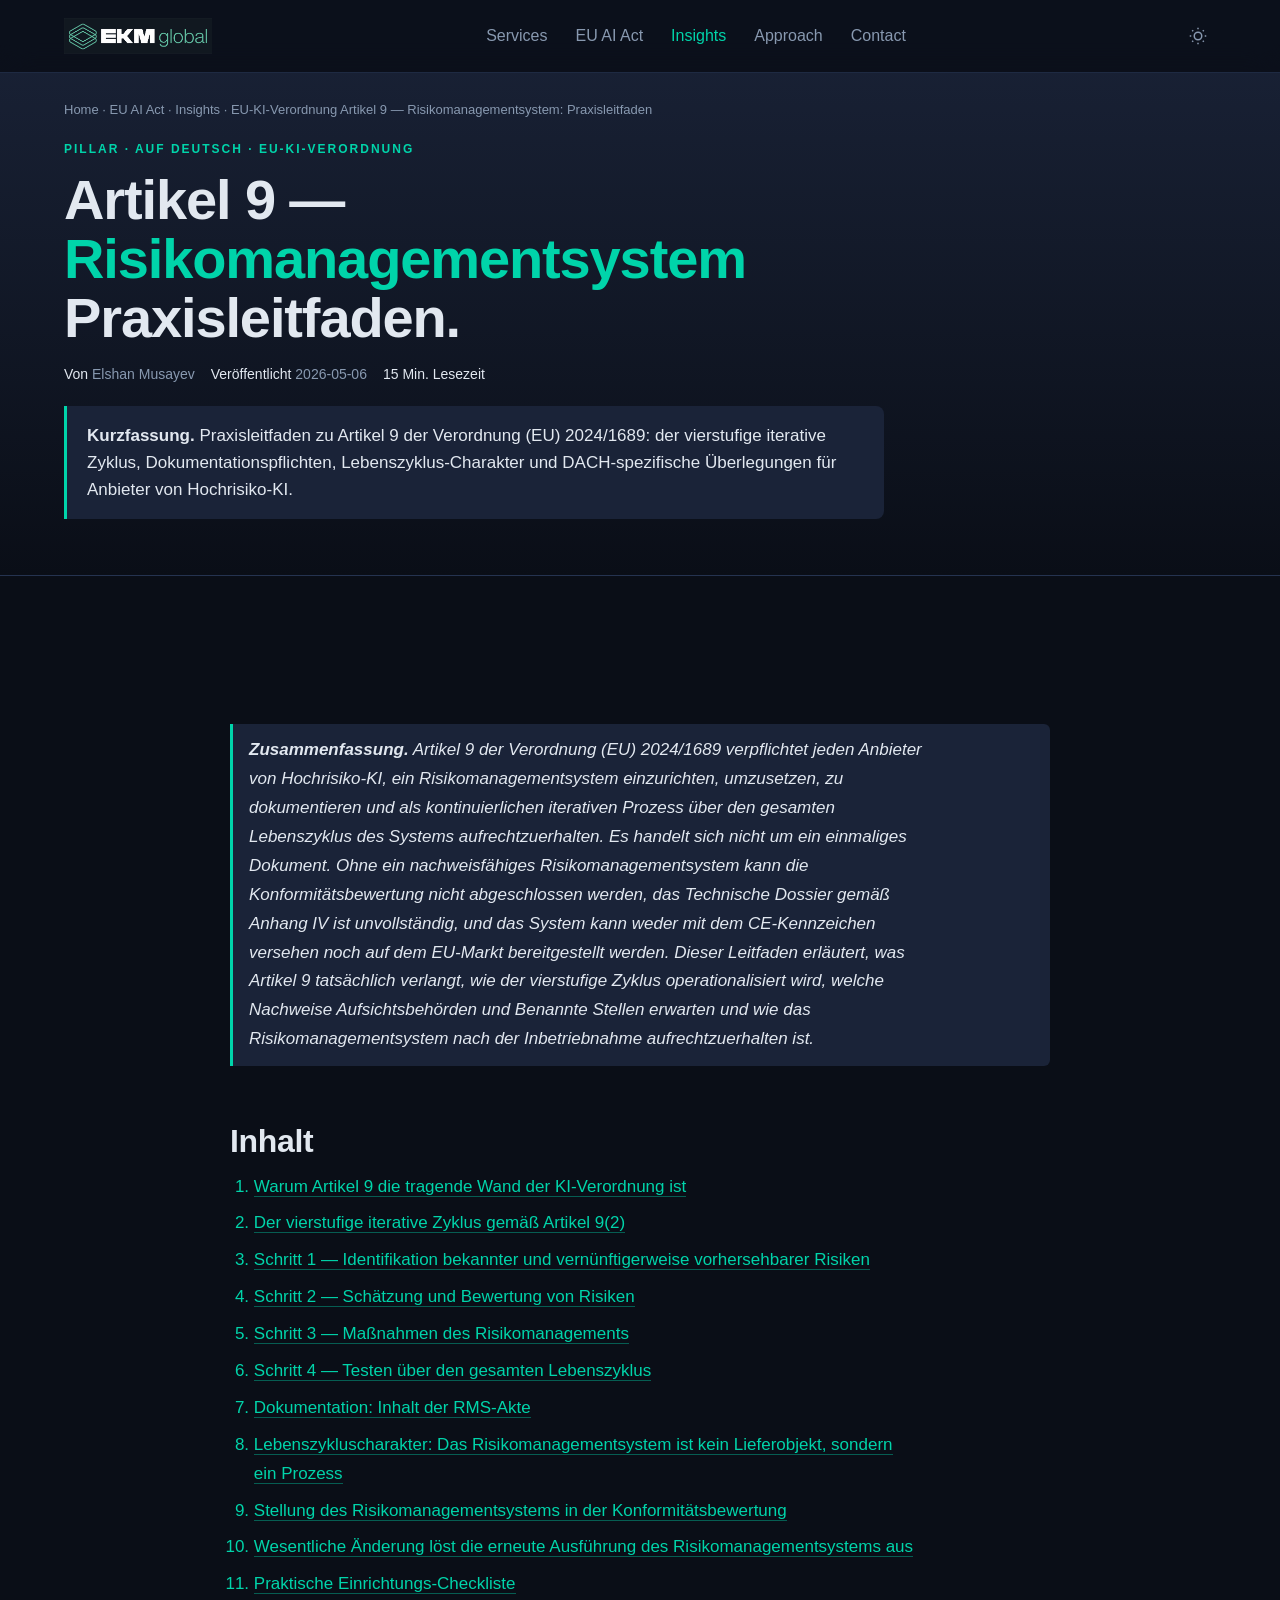
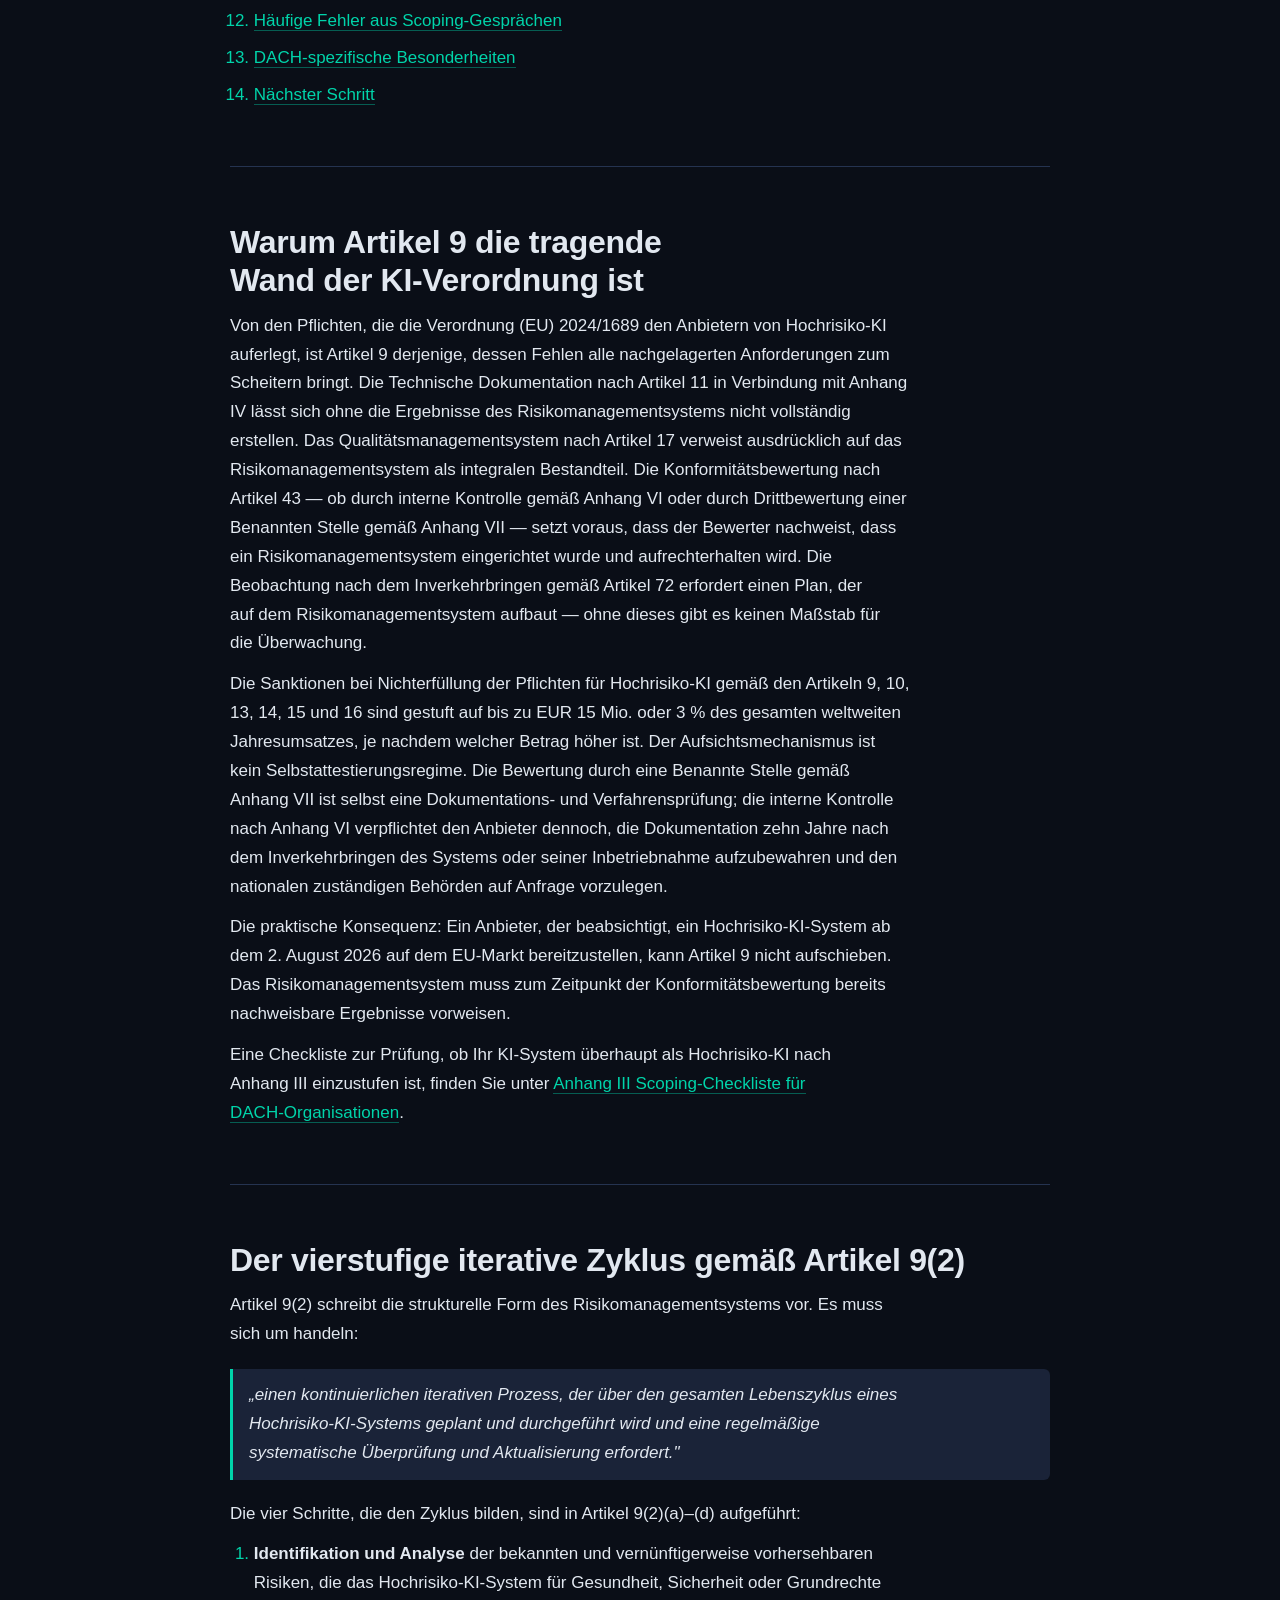
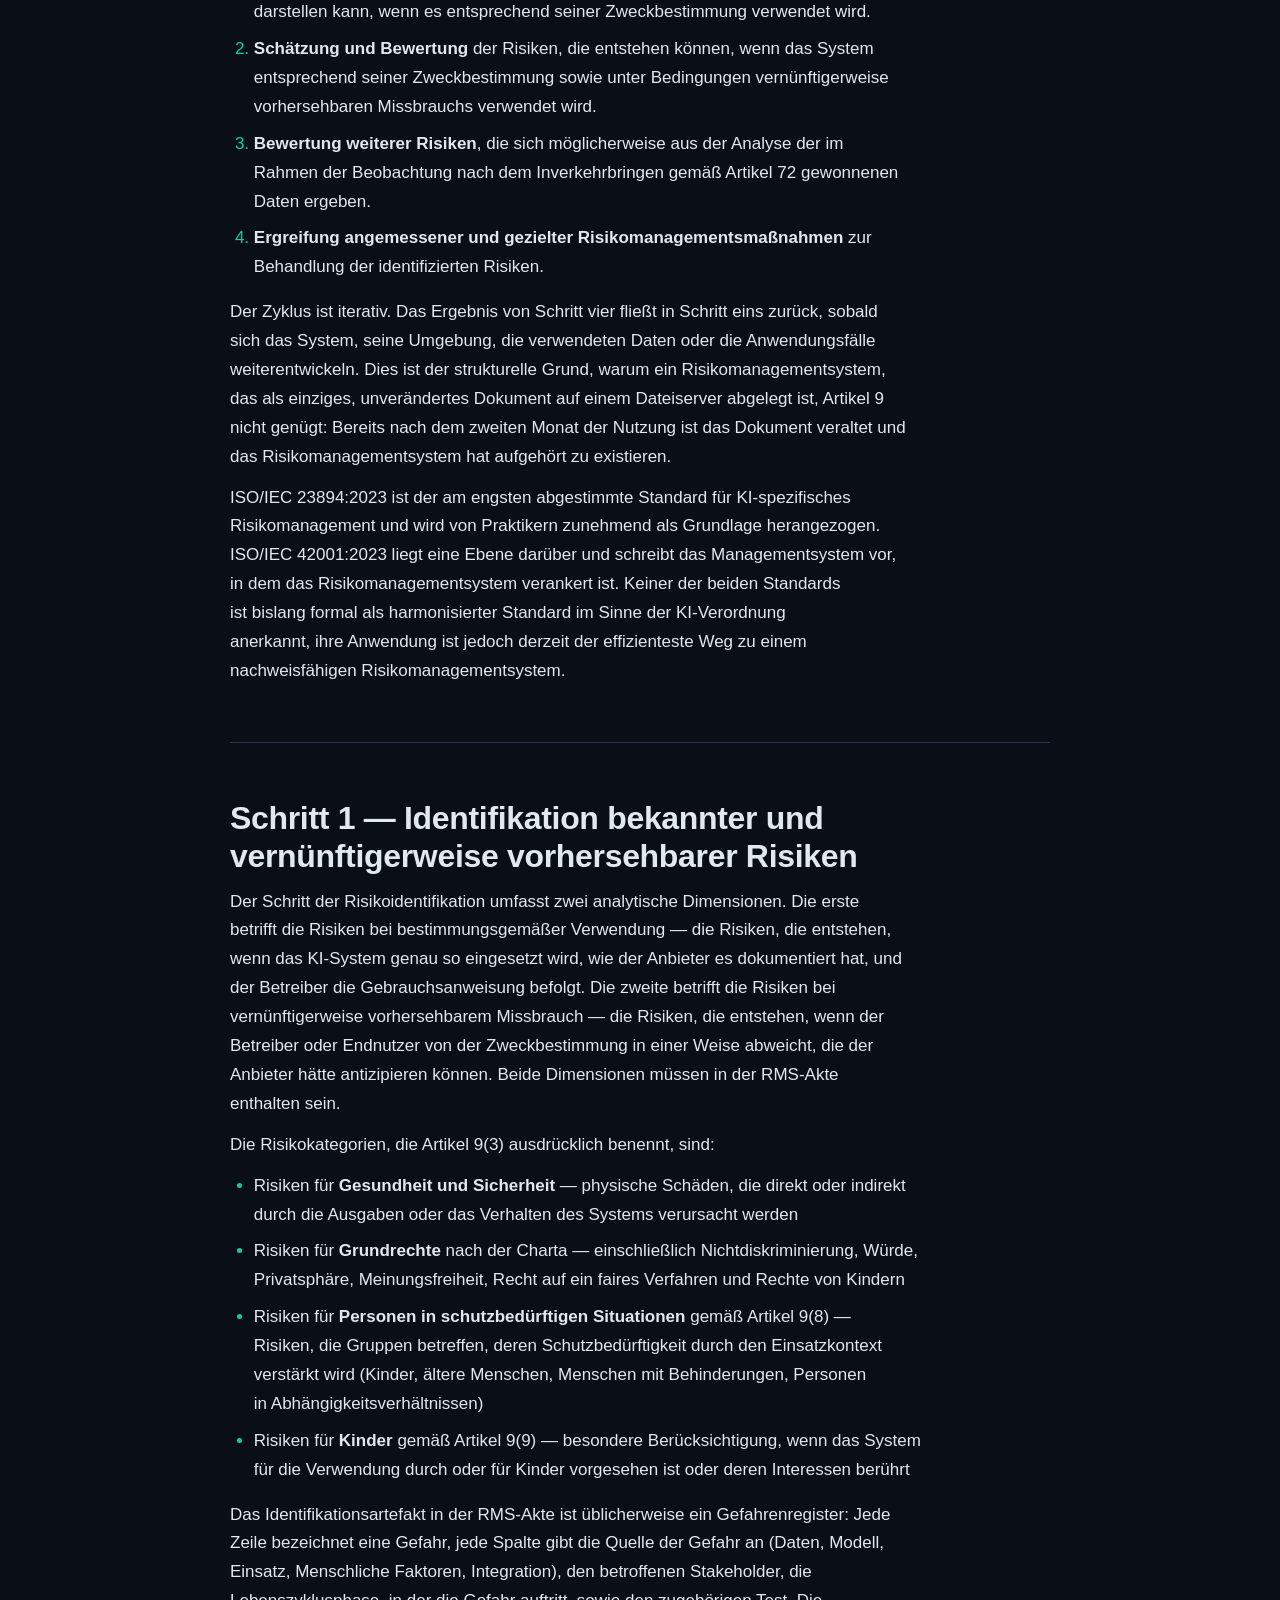
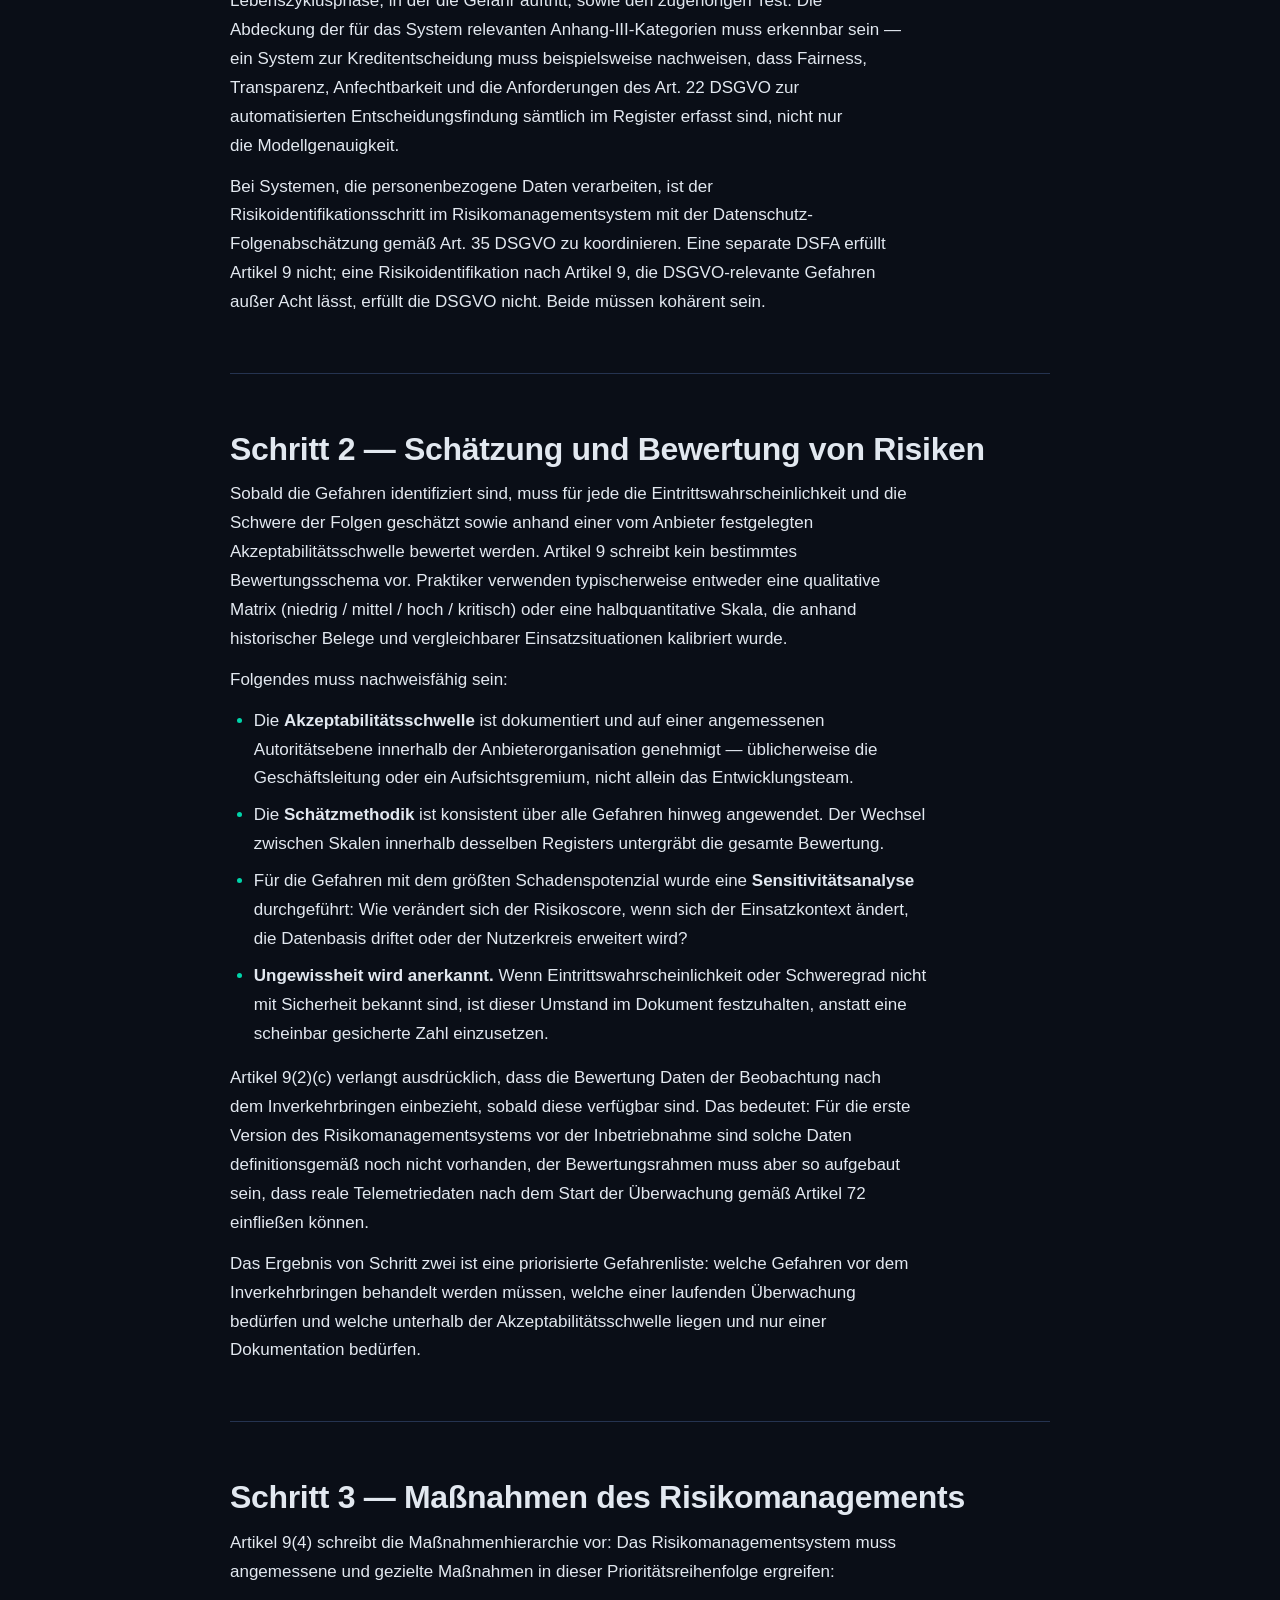
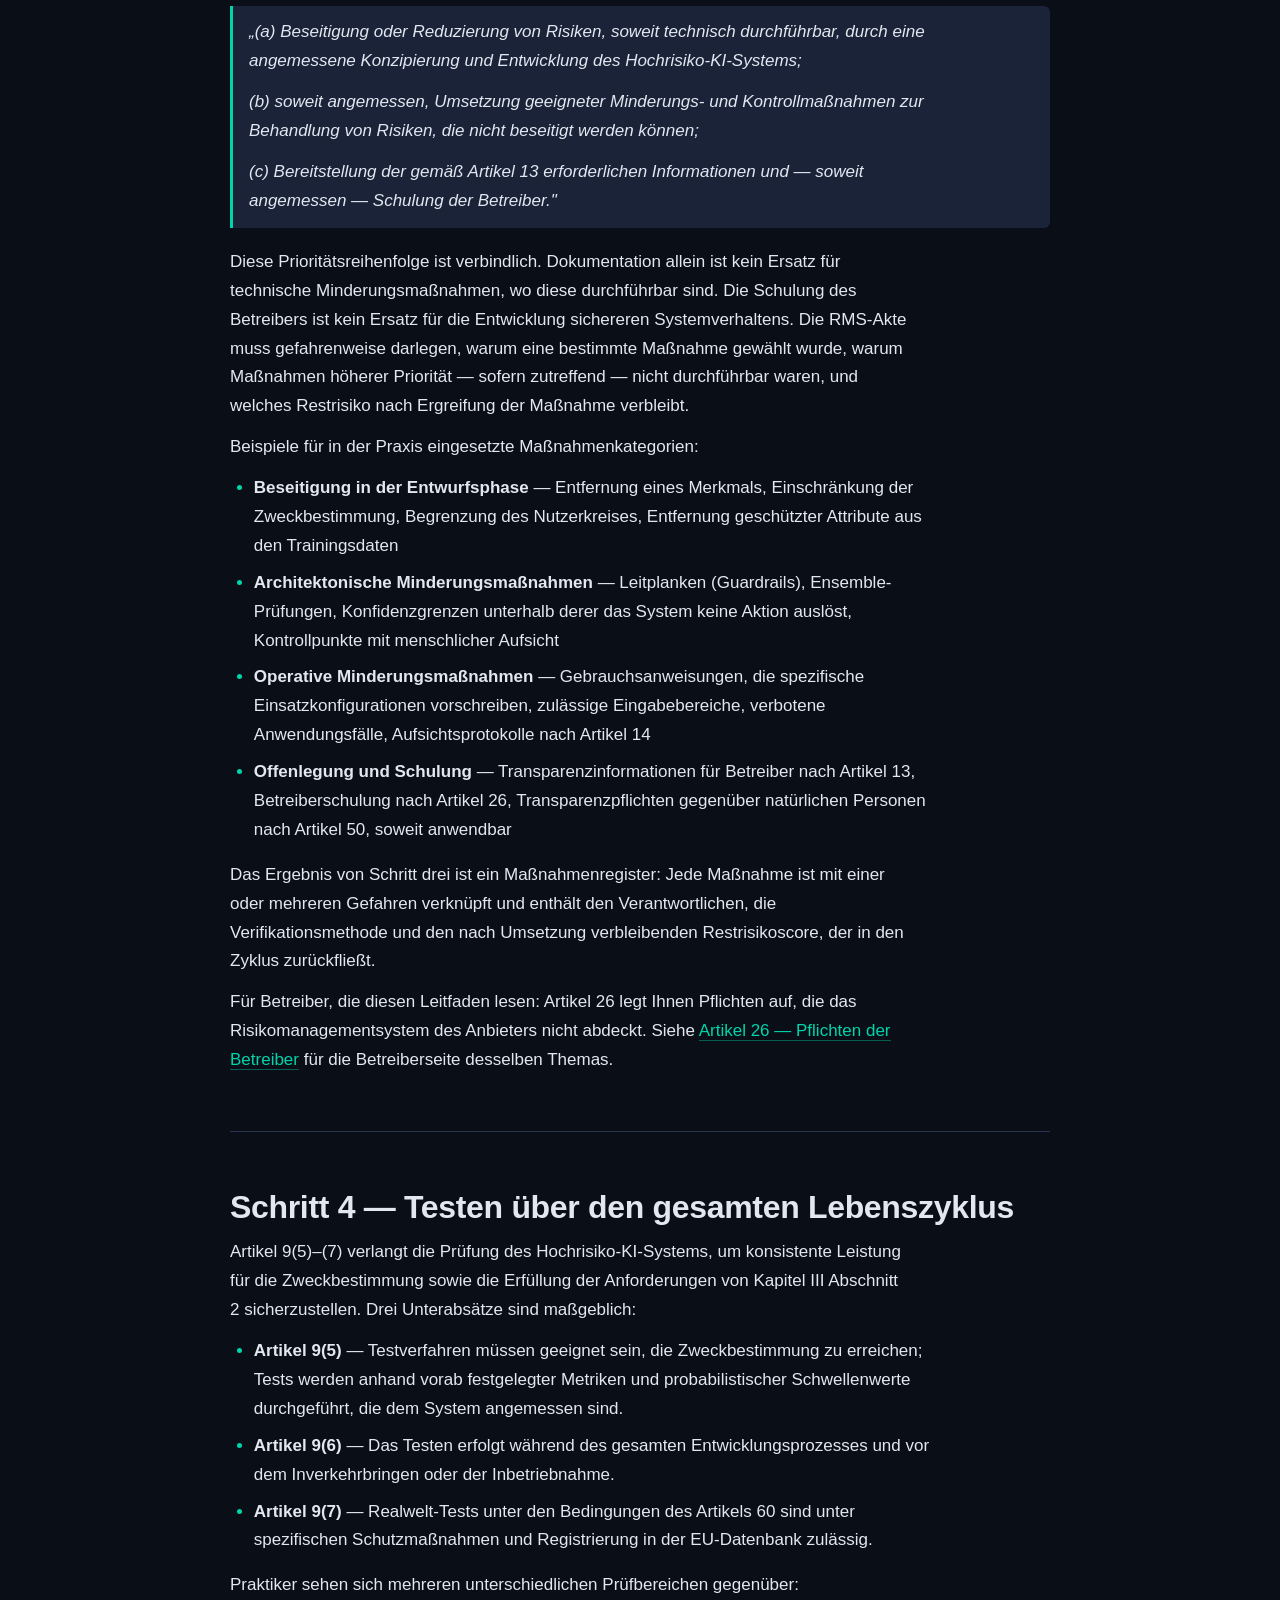
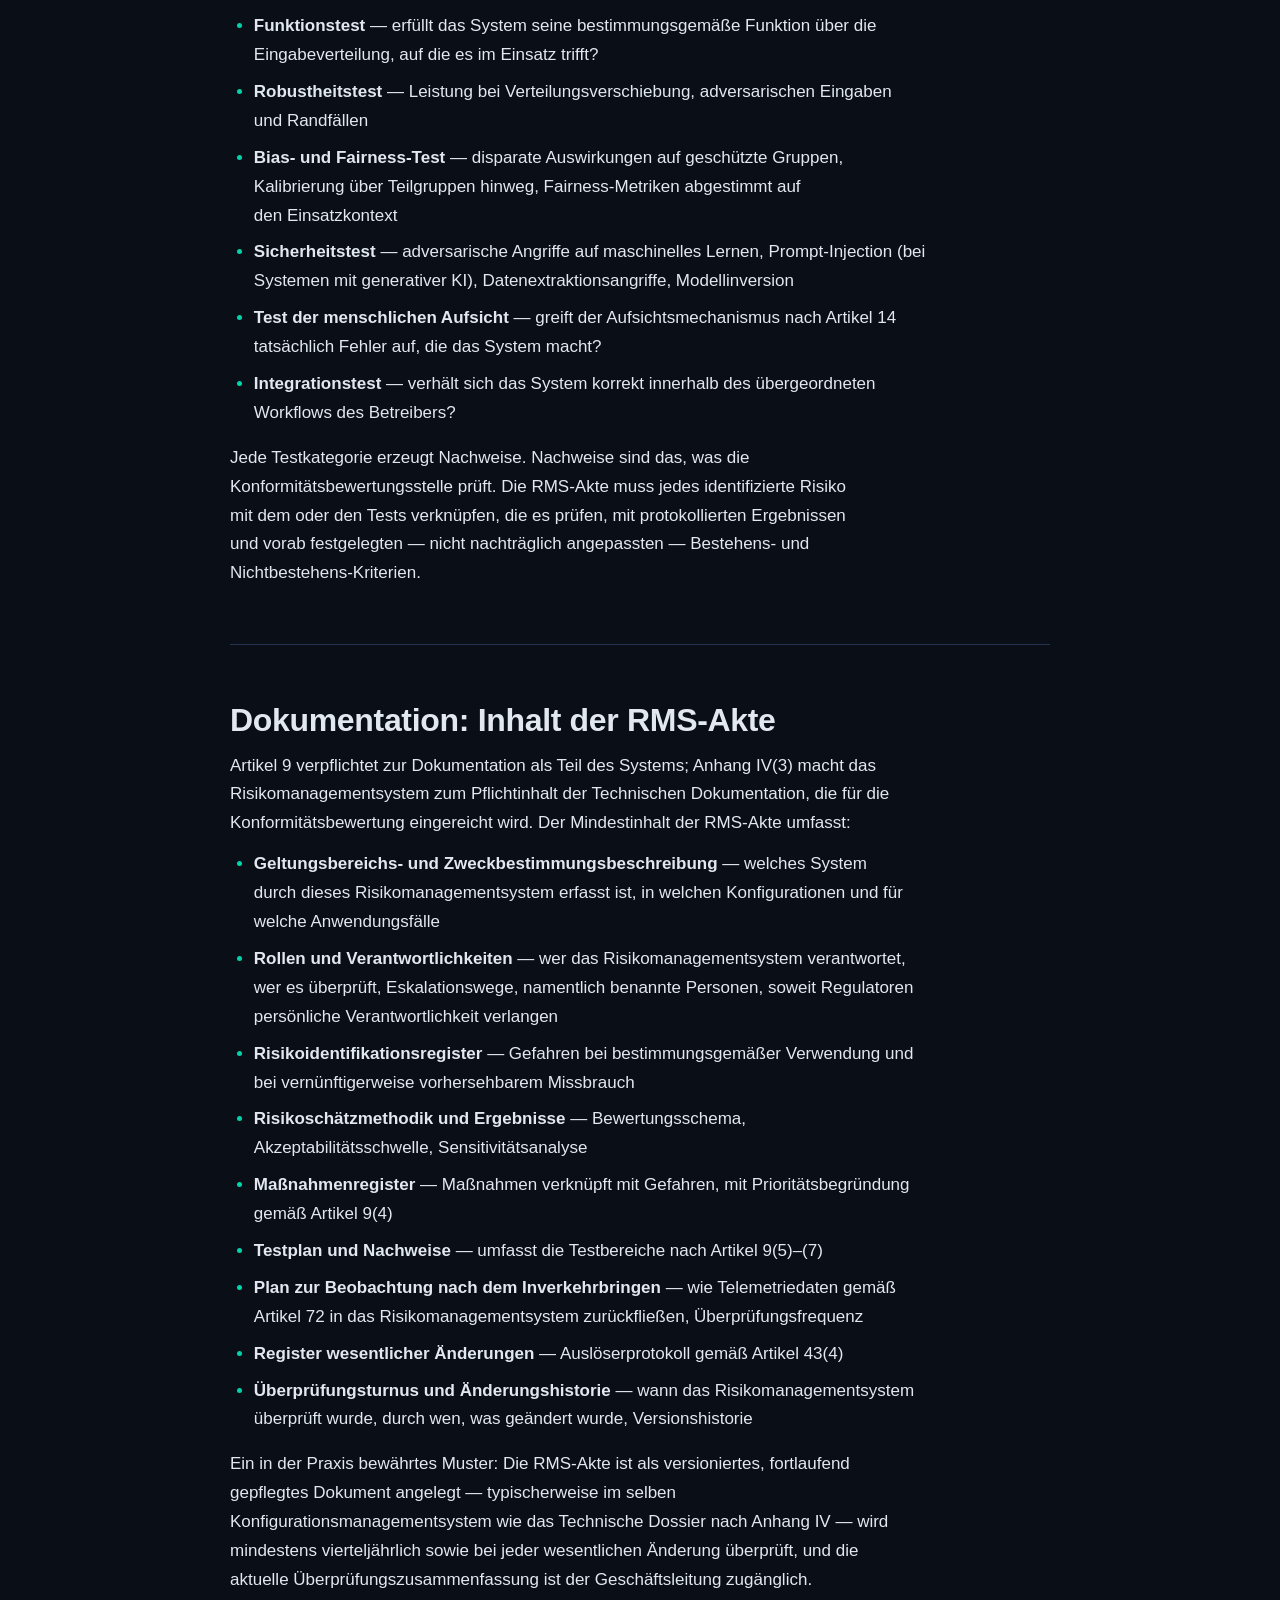
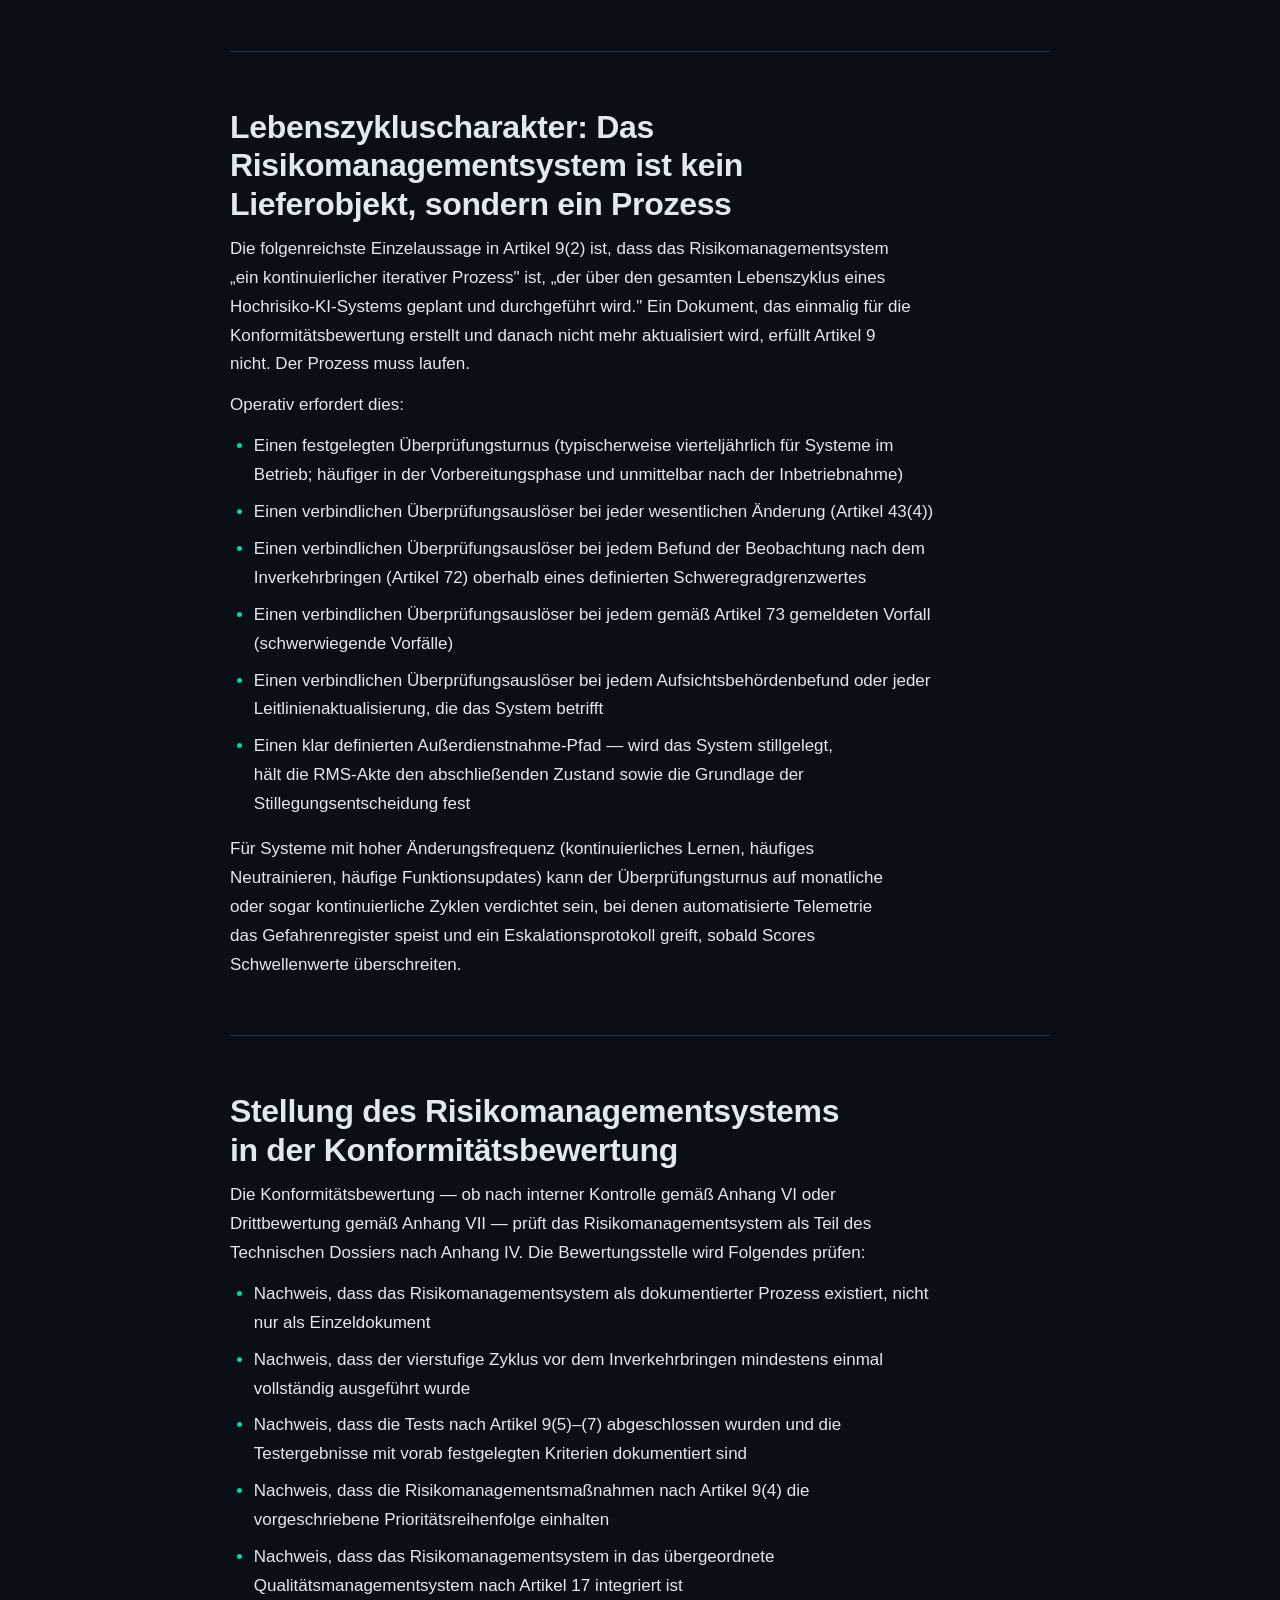
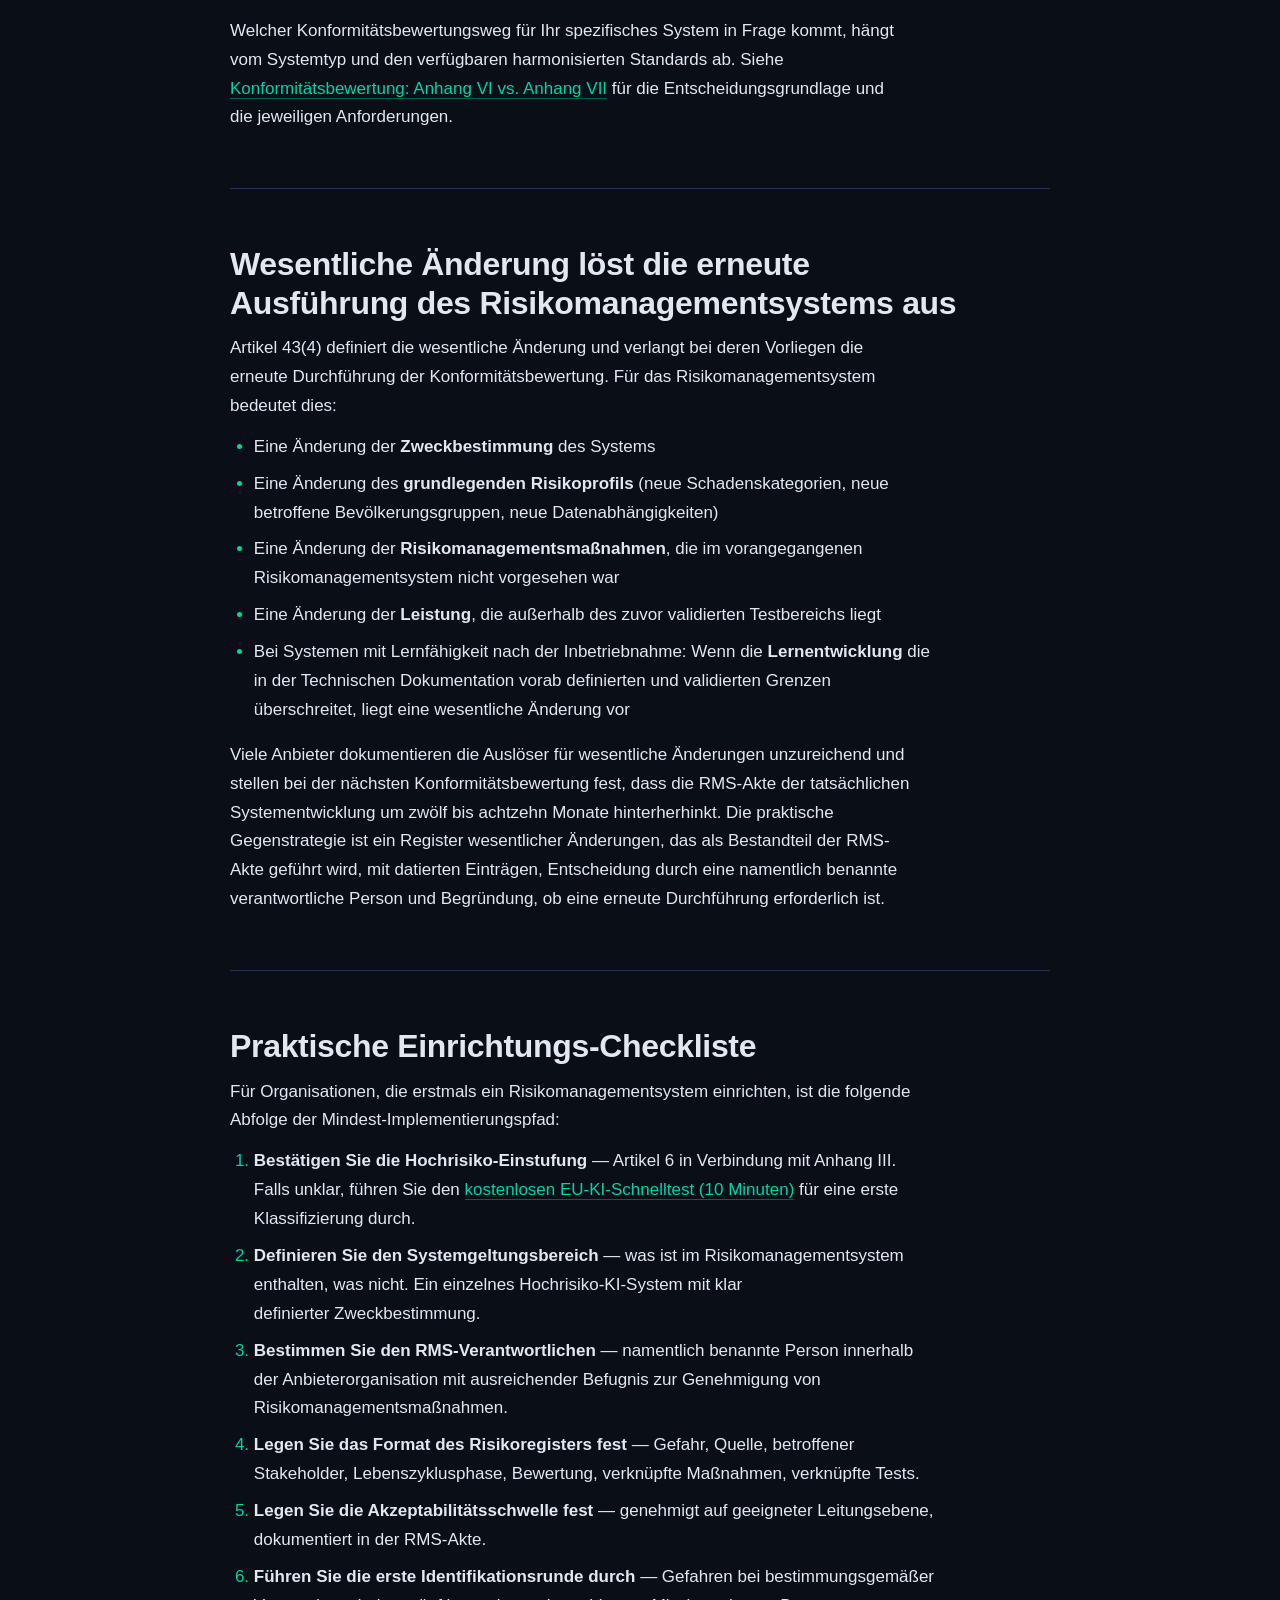
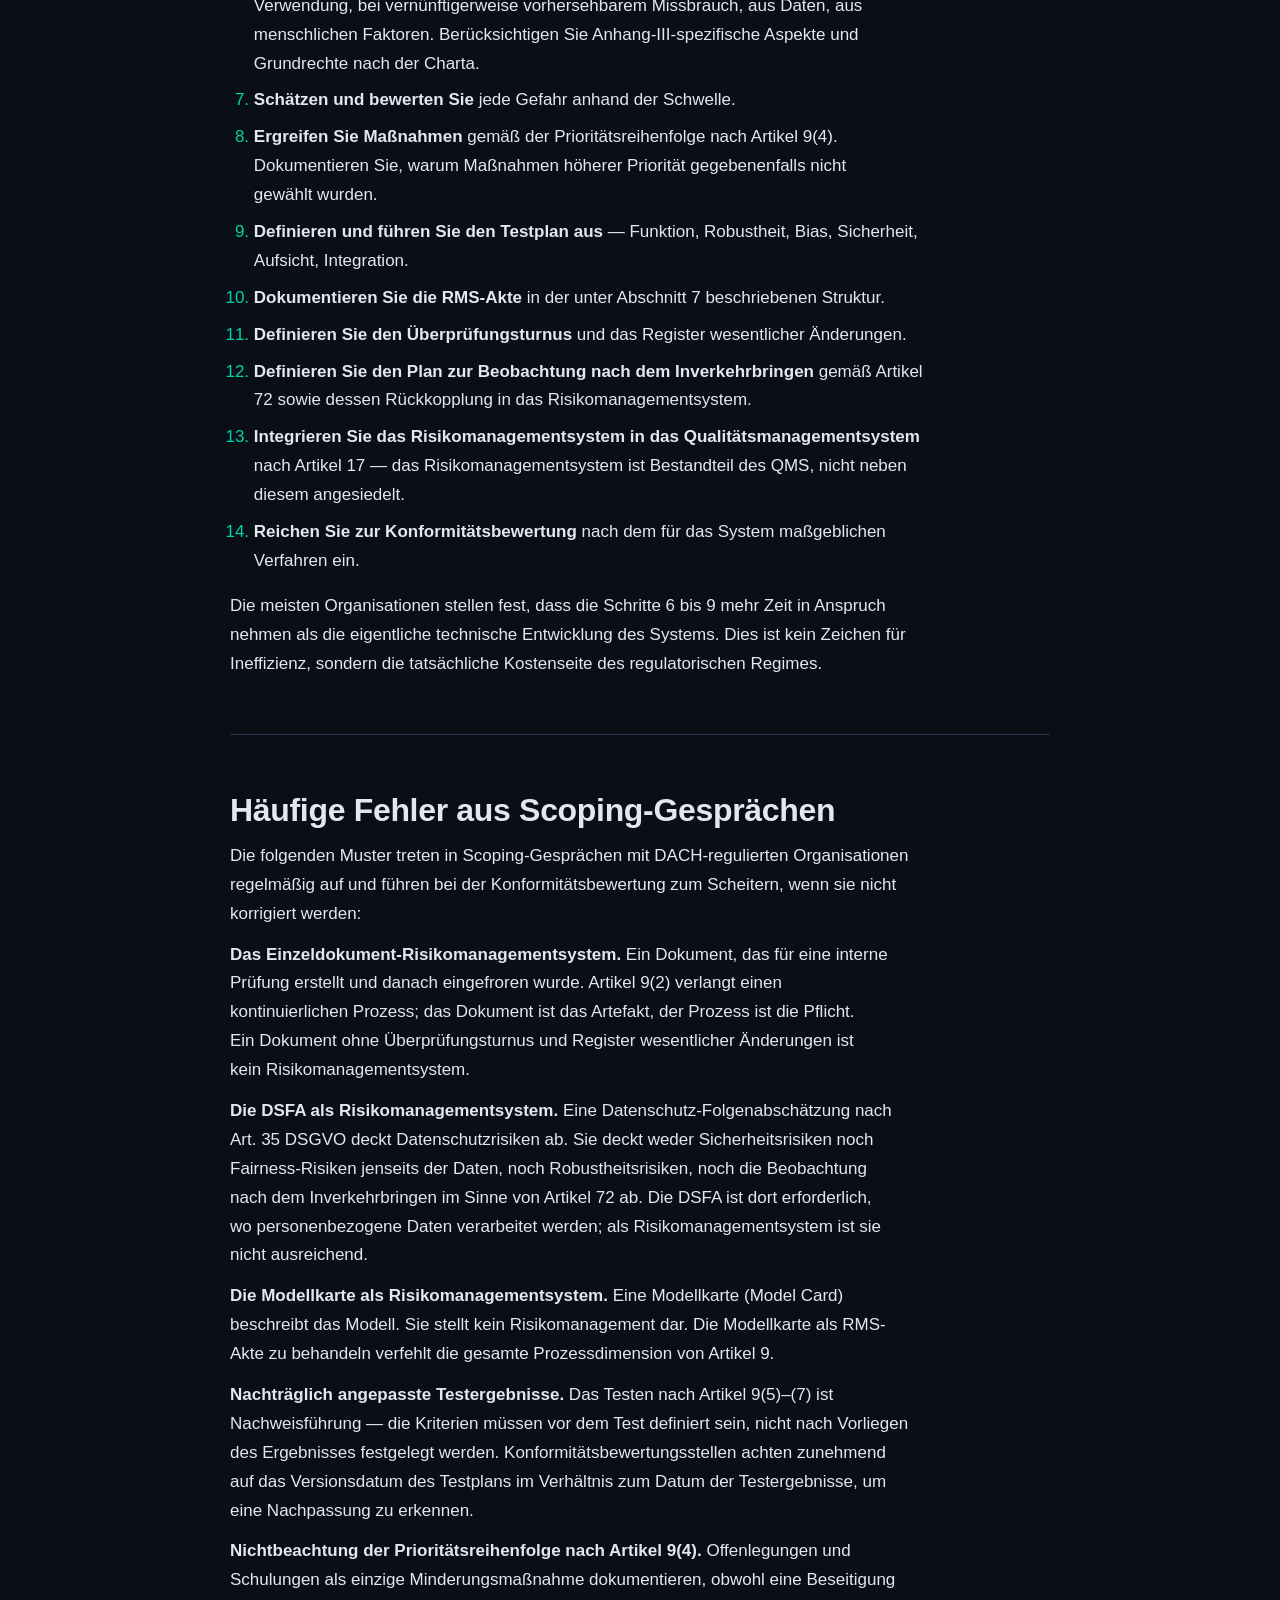
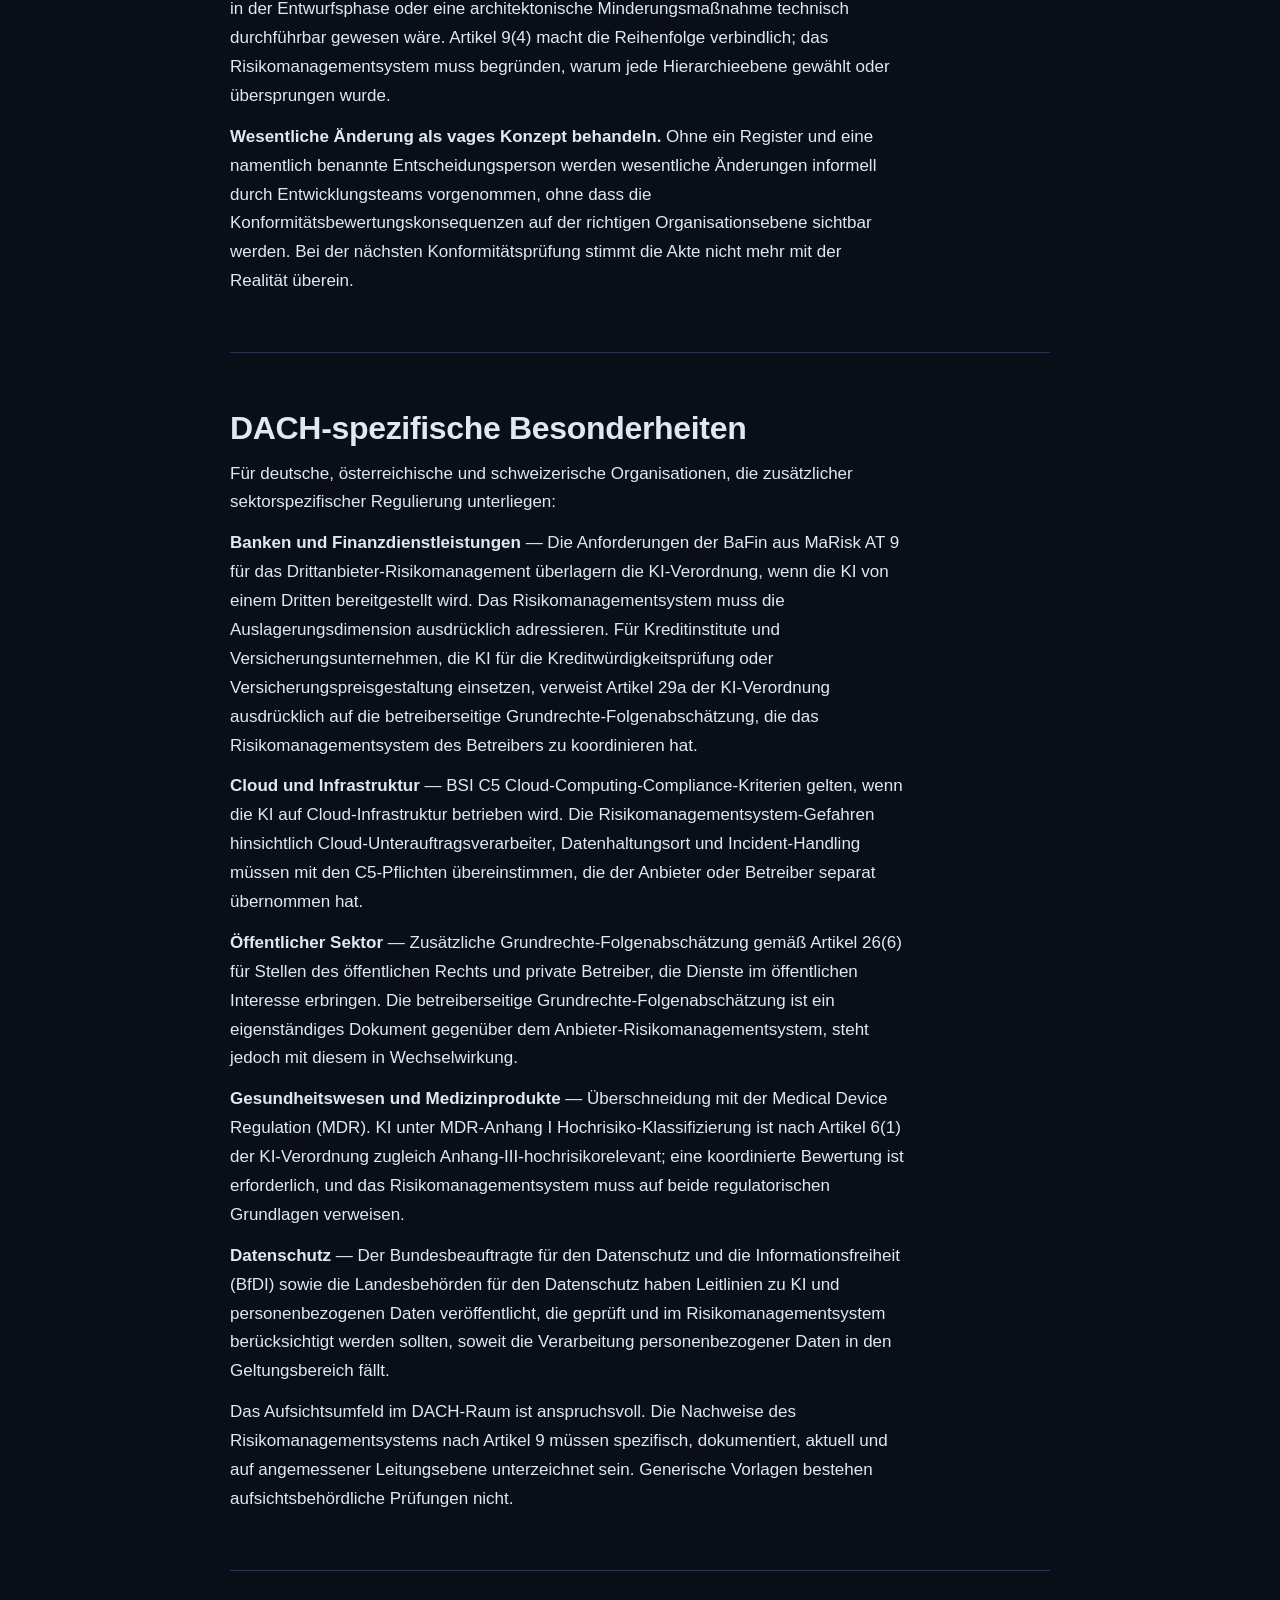
<file: insights/article-9-risikomanagementsystem-leitfaden.html>
<!DOCTYPE html>
<html lang="de" data-theme="dark">
<head>
  <meta charset="UTF-8">
  <meta name="viewport" content="width=device-width, initial-scale=1.0">
  <title>EU-KI-Verordnung Artikel 9 — Risikomanagementsystem: Praxisleitfaden — EKM Global Consulting</title>
  <meta name="description" content="Praxisleitfaden zu Artikel 9 der Verordnung (EU) 2024/1689: der vierstufige iterative Zyklus, Dokumentationspflichten, Lebenszyklus-Charakter und DACH-spezifische Überlegungen für Anbieter von Hochrisiko-KI.">
  <link rel="canonical" href="https://ekmgc.de/insights/article-9-risikomanagementsystem-leitfaden.html">
  <link rel="alternate" hreflang="en" href="https://ekmgc.de/insights/article-9-rms-practitioner-guide.html">
  <link rel="alternate" hreflang="de" href="https://ekmgc.de/insights/article-9-risikomanagementsystem-leitfaden.html">
  <link rel="alternate" hreflang="x-default" href="https://ekmgc.de/insights/article-9-rms-practitioner-guide.html">

  <meta property="og:type" content="article">
  <meta property="og:title" content="EU-KI-Verordnung Artikel 9 — Risikomanagementsystem: Praxisleitfaden">
  <meta property="og:description" content="Praxisleitfaden zu Artikel 9 der Verordnung (EU) 2024/1689: der vierstufige iterative Zyklus, Dokumentationspflichten, Lebenszyklus-Charakter und DACH-spezifische Überlegungen für Anbieter von Hochrisiko-KI.">
  <meta property="og:url" content="https://ekmgc.de/insights/article-9-risikomanagementsystem-leitfaden.html">
  <meta property="og:image" content="https://app.ekmgc.de/assets/og-image.png">
  <meta property="og:site_name" content="EKM Global Consulting">
  <meta property="og:locale" content="de_DE">
  <meta property="article:published_time" content="2026-05-06T00:00:00+00:00">
  <meta property="article:author" content="Elshan Musayev">
  <meta property="article:section" content="EU AI Compliance">

  <meta name="twitter:card" content="summary_large_image">
  <meta name="twitter:title" content="EU-KI-Verordnung Artikel 9 — Risikomanagementsystem: Praxisleitfaden">
  <meta name="twitter:description" content="Praxisleitfaden zu Artikel 9 der Verordnung (EU) 2024/1689: der vierstufige iterative Zyklus, Dokumentationspflichten, Lebenszyklus-Charakter und DACH-spezifische Überlegungen für Anbieter von Hochrisiko-KI.">
  <meta name="twitter:image" content="https://app.ekmgc.de/assets/og-image.png">

  <link rel="icon" type="image/svg+xml" href="data:image/svg+xml,%3Csvg xmlns='http://www.w3.org/2000/svg' viewBox='0 0 32 32'%3E%3Cpath d='M16 2L4 9v14l12 7 12-7V9L16 2z' fill='none' stroke='%2300d4aa' stroke-width='2'/%3E%3Cpath d='M16 8l-6 3.5v7L16 22l6-3.5v-7L16 8z' fill='%2300d4aa' opacity='0.3'/%3E%3Ccircle cx='16' cy='15' r='3' fill='%2300d4aa'/%3E%3C/svg%3E">

  <!-- Fonts -->
  <link href="https://api.fontshare.com/v2/css?f[]=cabinet-grotesk@400,500,700,800&f[]=satoshi@300,400,500,700&display=swap" rel="stylesheet">

  <link rel="stylesheet" href="/base.css">
  <link rel="stylesheet" href="/style.css">

  <style>
    /* Insight article page-local styles */
    .insight-hero {
      padding: calc(var(--space-10, 80px) + 60px) 0 var(--space-7, 56px);
      background: linear-gradient(180deg, var(--color-surface-offset, #1a2338) 0%, var(--color-bg, #0a0e17) 100%);
      border-bottom: 1px solid var(--color-border, #253350);
    }
    .insight-crumb {
      font-size: 13px;
      color: var(--color-text-muted, #8899b0);
      margin-bottom: var(--space-3, 16px);
    }
    .insight-crumb a {
      color: var(--color-text-muted, #8899b0);
      text-decoration: none;
      border-bottom: 1px solid transparent;
      transition: border-color 0.15s;
    }
    .insight-crumb a:hover { border-bottom-color: var(--color-primary, #00d4aa); }
    .insight-eyebrow {
      display: inline-block;
      font-size: 12px;
      font-weight: 700;
      letter-spacing: 2px;
      text-transform: uppercase;
      color: var(--color-primary, #00d4aa);
      margin-bottom: var(--space-3, 16px);
    }
    .insight-headline {
      font-family: var(--font-display, 'Cabinet Grotesk', sans-serif);
      font-size: clamp(32px, 5vw, 56px);
      font-weight: 800;
      line-height: 1.05;
      letter-spacing: -0.02em;
      margin: 0 0 var(--space-4, 24px);
      max-width: 900px;
    }
    .insight-headline .accent { color: var(--color-primary, #00d4aa); }
    .insight-meta {
      display: flex;
      gap: var(--space-4, 24px);
      flex-wrap: wrap;
      font-size: 14px;
      color: var(--color-text-muted, #8899b0);
      margin-bottom: var(--space-3, 16px);
    }
    .insight-meta strong { color: var(--color-text, #e2e8f0); font-weight: 500; }
    .insight-tldr {
      max-width: 820px;
      padding: var(--space-4, 24px) var(--space-5, 32px);
      border-left: 3px solid var(--color-primary, #00d4aa);
      background: var(--color-surface-offset, #1a2338);
      border-radius: 0 var(--radius-md, 10px) var(--radius-md, 10px) 0;
      font-size: 17px;
      line-height: 1.6;
      color: var(--color-text, #e2e8f0);
      margin-top: var(--space-5, 32px);
    }
    .insight-body {
      padding: var(--space-8, 64px) 0;
      max-width: 820px;
      margin: 0 auto;
    }
    .insight-body h2 {
      font-family: var(--font-display, 'Cabinet Grotesk', sans-serif);
      font-size: clamp(24px, 3vw, 32px);
      font-weight: 700;
      letter-spacing: -0.01em;
      line-height: 1.2;
      margin: var(--space-7, 56px) 0 var(--space-3, 16px);
      color: var(--color-text, #e2e8f0);
    }
    .insight-body h3 {
      font-family: var(--font-display, 'Cabinet Grotesk', sans-serif);
      font-size: 20px;
      font-weight: 600;
      margin: var(--space-5, 32px) 0 var(--space-2, 8px);
      color: var(--color-text, #e2e8f0);
    }
    .insight-body p {
      font-size: 17px;
      line-height: 1.7;
      color: var(--color-text, #e2e8f0);
      margin: 0 0 var(--space-3, 16px);
    }
    .insight-body ul, .insight-body ol {
      font-size: 17px;
      line-height: 1.7;
      color: var(--color-text, #e2e8f0);
      padding-left: 1.4em;
      margin: 0 0 var(--space-4, 24px);
    }
    .insight-body li { margin-bottom: var(--space-2, 8px); }
    .insight-body li::marker { color: var(--color-primary, #00d4aa); }
    .insight-body strong { color: var(--color-text, #e2e8f0); font-weight: 600; }
    .insight-body em { font-style: italic; color: var(--color-text-muted, #8899b0); }
    .insight-body a {
      color: var(--color-primary, #00d4aa);
      text-decoration: none;
      border-bottom: 1px solid rgba(0, 212, 170, 0.4);
      transition: border-color 0.15s;
    }
    .insight-body a:hover { border-bottom-color: var(--color-primary, #00d4aa); }
    .insight-body blockquote {
      margin: var(--space-5, 32px) 0;
      padding: var(--space-3, 16px) var(--space-4, 24px);
      border-left: 3px solid var(--color-primary, #00d4aa);
      background: var(--color-surface-offset, #1a2338);
      border-radius: 0 var(--radius-sm, 6px) var(--radius-sm, 6px) 0;
      color: var(--color-text-muted, #8899b0);
      font-style: italic;
    }
    .insight-body blockquote p:first-child { margin-top: 0; }
    .insight-body blockquote p:last-child { margin-bottom: 0; }
    .insight-body table {
      width: 100%;
      border-collapse: collapse;
      margin: var(--space-5, 32px) 0;
      font-size: 15px;
    }
    .insight-body th, .insight-body td {
      padding: var(--space-2, 8px) var(--space-3, 16px);
      border: 1px solid var(--color-border, #253350);
      text-align: left;
      vertical-align: top;
    }
    .insight-body th {
      background: var(--color-surface-offset, #1a2338);
      font-weight: 600;
      color: var(--color-text, #e2e8f0);
    }
    .insight-body code {
      background: var(--color-surface-offset, #1a2338);
      padding: 2px 6px;
      border-radius: 4px;
      font-size: 0.92em;
      color: var(--color-primary, #00d4aa);
    }
    .insight-body hr {
      border: none;
      border-top: 1px solid var(--color-border, #253350);
      margin: var(--space-7, 56px) 0;
    }
    .insight-related {
      max-width: 820px;
      margin: 0 auto;
      padding: var(--space-7, 56px) 0;
      border-top: 1px solid var(--color-border, #253350);
    }
    .insight-related h3 {
      font-family: var(--font-display, 'Cabinet Grotesk', sans-serif);
      font-size: 22px;
      font-weight: 700;
      margin-bottom: var(--space-4, 24px);
    }
    .insight-related ul {
      list-style: none;
      padding: 0;
    }
    .insight-related li {
      padding: var(--space-3, 16px) 0;
      border-bottom: 1px solid var(--color-border, #253350);
    }
    .insight-related li:last-child { border-bottom: none; }
    .insight-related__desc {
      display: block;
      font-size: 14px;
      color: var(--color-text-muted, #8899b0);
      margin-top: 4px;
      line-height: 1.5;
    }
    .insight-related__alt {
      margin: var(--space-3, 16px) 0 var(--space-5, 32px);
      font-size: 14px;
    }
    .insight-related__alt a {
      color: var(--color-primary, #00d4aa);
      text-decoration: none;
      font-weight: 600;
    }
    .insight-related a {
      color: var(--color-text, #e2e8f0);
      text-decoration: none;
      font-weight: 500;
      transition: color 0.15s;
    }
    .insight-related a:hover { color: var(--color-primary, #00d4aa); }
  </style>

  <!-- Schema.org JSON-LD: Article + BreadcrumbList -->
  <script type="application/ld+json">
{
  "@context": "https://schema.org",
  "@graph": [
    {
      "@type": "Article",
      "@id": "https://ekmgc.de/insights/article-9-risikomanagementsystem-leitfaden.html#article",
      "headline": "EU-KI-Verordnung Artikel 9 — Risikomanagementsystem: Praxisleitfaden",
      "description": "Praxisleitfaden zu Artikel 9 der Verordnung (EU) 2024/1689: der vierstufige iterative Zyklus, Dokumentationspflichten, Lebenszyklus-Charakter und DACH-spezifische Überlegungen für Anbieter von Hochrisiko-KI.",
      "url": "https://ekmgc.de/insights/article-9-risikomanagementsystem-leitfaden.html",
      "mainEntityOfPage": "https://ekmgc.de/insights/article-9-risikomanagementsystem-leitfaden.html",
      "datePublished": "2026-05-06",
      "dateModified": "2026-05-06",
      "inLanguage": "de-DE",
      "isAccessibleForFree": true,
      "keywords": "EU AI Act, Regulation (EU) 2024/1689, Annex III, Article 9, Article 26, conformity assessment, GPAI, AI compliance, RegTech, BSI C5, BaFin",
      "articleSection": "EU AI Compliance",
      "author": {
        "@type": "Person",
        "@id": "https://www.linkedin.com/in/elshan-musayev/#person",
        "name": "Elshan Musayev",
        "url": "https://www.linkedin.com/in/elshan-musayev/",
        "jobTitle": "Founder & CEO",
        "sameAs": [
          "https://www.linkedin.com/in/elshan-musayev/",
          "https://www.linkedin.com/in/elshanmusayev/",
          "https://elshanmusayev.com"
        ]
      },
      "publisher": {
        "@type": "Organization",
        "@id": "https://ekmgc.de/#organization",
        "name": "EKM Global Consulting GmbH",
        "url": "https://ekmgc.de",
        "logo": {
          "@type": "ImageObject",
          "url": "https://app.ekmgc.de/assets/logo_ekm_icon.png",
          "width": 1024,
          "height": 1024
        },
        "sameAs": [
          "https://www.linkedin.com/company/ekm-global-consulting-gmbh/",
          "https://www.linkedin.com/showcase/121553912/",
          "https://www.linkedin.com/showcase/121603994/",
          "https://www.crunchbase.com/organization/ekm-global-consulting"
        ]
      },
      "about": {
        "@type": "Legislation",
        "name": "Regulation (EU) 2024/1689 (Artificial Intelligence Act)",
        "legislationJurisdiction": "European Union",
        "legislationDate": "2024-06-13"
      }
    },
    {
      "@type": "BreadcrumbList",
      "@id": "https://ekmgc.de/insights/article-9-risikomanagementsystem-leitfaden.html#breadcrumb",
      "itemListElement": [
        {
          "@type": "ListItem",
          "position": 1,
          "name": "Home",
          "item": "https://ekmgc.de/"
        },
        {
          "@type": "ListItem",
          "position": 2,
          "name": "EU AI Act",
          "item": "https://ekmgc.de/eu-ai-act.html"
        },
        {
          "@type": "ListItem",
          "position": 3,
          "name": "Insights",
          "item": "https://ekmgc.de/insights/"
        },
        {
          "@type": "ListItem",
          "position": 4,
          "name": "EU-KI-Verordnung Artikel 9 — Risikomanagementsystem: Praxisleitfaden",
          "item": "https://ekmgc.de/insights/article-9-risikomanagementsystem-leitfaden.html"
        }
      ]
    }
  ]
}
  </script>
</head>

<body>
  <!-- ============ HEADER ============ -->
  <header class="header" id="header">
    <div class="container header__inner">
      <a href="/" class="header__logo" aria-label="EKM Global Consulting">
        <img src="/assets/logo-dark.jpg" alt="EKM Global Consulting — think smarter" class="header__logo-img" id="siteLogo">
      </a>

      <nav class="nav" id="nav" aria-label="Main navigation">
        <ul class="nav__list" role="list">
          <li><a href="/#services" class="nav__link">Services</a></li>
          <li><a href="/eu-ai-act.html" class="nav__link">EU AI Act</a></li>
          <li><a href="/insights/" class="nav__link nav__link--active">Insights</a></li>
          <li><a href="/#approach" class="nav__link">Approach</a></li>
          <li><a href="/#contact" class="nav__link">Contact</a></li>
        </ul>
      </nav>

      <div class="header__controls">
        <button class="toggle-btn" id="themeToggle" data-theme-toggle aria-label="Switch theme">
          <svg width="18" height="18" viewBox="0 0 24 24" fill="none" stroke="currentColor" stroke-width="2"><circle cx="12" cy="12" r="5"/><path d="M12 1v2M12 21v2M4.22 4.22l1.42 1.42M18.36 18.36l1.42 1.42M1 12h2M21 12h2M4.22 19.78l1.42-1.42M18.36 5.64l1.42-1.42"/></svg>
        </button>
        <button class="menu-toggle" id="menuToggle" aria-label="Menu" aria-expanded="false">
          <span></span><span></span><span></span>
        </button>
      </div>
    </div>
  </header>

  <!-- ============ HERO ============ -->
  <section class="insight-hero">
    <div class="container">
      <div class="insight-crumb">
        <a href="/">Home</a> · <a href="/eu-ai-act.html">EU AI Act</a> · <a href="/insights/">Insights</a> · EU-KI-Verordnung Artikel 9 — Risikomanagementsystem: Praxisleitfaden
      </div>
      <div class="insight-eyebrow">Pillar · Auf Deutsch · EU-KI-Verordnung</div>
      <h1 class="insight-headline">Artikel 9 — <span class="accent">Risikomanagementsystem</span> Praxisleitfaden.</h1>
      <div class="insight-meta">
        <span><strong>Von</strong> Elshan Musayev</span>
        <span><strong>Veröffentlicht</strong> 2026-05-06</span>
        <span><strong>15 Min. Lesezeit</strong></span>
      </div>
      <div class="insight-tldr">
        <strong>Kurzfassung.</strong> Praxisleitfaden zu Artikel 9 der Verordnung (EU) 2024/1689: der vierstufige iterative Zyklus, Dokumentationspflichten, Lebenszyklus-Charakter und DACH-spezifische Überlegungen für Anbieter von Hochrisiko-KI.
      </div>
    </div>
  </section>

  <!-- ============ BODY ============ -->
  <section class="container">
    <article class="insight-body">
<blockquote>
<p><strong>Zusammenfassung.</strong> Artikel 9 der Verordnung (EU) 2024/1689 verpflichtet jeden Anbieter von Hochrisiko-KI, ein Risikomanagementsystem einzurichten, umzusetzen, zu dokumentieren und als kontinuierlichen iterativen Prozess über den gesamten Lebenszyklus des Systems aufrechtzuerhalten. Es handelt sich nicht um ein einmaliges Dokument. Ohne ein nachweisfähiges Risikomanagementsystem kann die Konformitätsbewertung nicht abgeschlossen werden, das Technische Dossier gemäß Anhang IV ist unvollständig, und das System kann weder mit dem CE-Kennzeichen versehen noch auf dem EU-Markt bereitgestellt werden. Dieser Leitfaden erläutert, was Artikel 9 tatsächlich verlangt, wie der vierstufige Zyklus operationalisiert wird, welche Nachweise Aufsichtsbehörden und Benannte Stellen erwarten und wie das Risikomanagementsystem nach der Inbetriebnahme aufrechtzuerhalten ist.</p>
</blockquote>
<h2>Inhalt</h2>
<ol>
<li><a href="#warum-artikel-9-tragende-wand">Warum Artikel 9 die tragende Wand der KI-Verordnung ist</a></li>
<li><a href="#vierstufiger-zyklus">Der vierstufige iterative Zyklus gemäß Artikel 9(2)</a></li>
<li><a href="#schritt-1-identifikation">Schritt 1 — Identifikation bekannter und vernünftigerweise vorhersehbarer Risiken</a></li>
<li><a href="#schritt-2-schaetzung">Schritt 2 — Schätzung und Bewertung von Risiken</a></li>
<li><a href="#schritt-3-massnahmen">Schritt 3 — Maßnahmen des Risikomanagements</a></li>
<li><a href="#schritt-4-testen">Schritt 4 — Testen über den gesamten Lebenszyklus</a></li>
<li><a href="#dokumentation">Dokumentation: Inhalt der RMS-Akte</a></li>
<li><a href="#lebenszykluscharakter">Lebenszykluscharakter: Das Risikomanagementsystem ist kein Lieferobjekt, sondern ein Prozess</a></li>
<li><a href="#konformitaetsbewertung">Stellung des Risikomanagementsystems in der Konformitätsbewertung</a></li>
<li><a href="#wesentliche-aenderung">Wesentliche Änderung löst die erneute Ausführung des Risikomanagementsystems aus</a></li>
<li><a href="#praktische-checkliste">Praktische Einrichtungs-Checkliste</a></li>
<li><a href="#haeufige-fehler">Häufige Fehler aus Scoping-Gesprächen</a></li>
<li><a href="#dach-besonderheiten">DACH-spezifische Besonderheiten</a></li>
<li><a href="#naechster-schritt">Nächster Schritt</a></li>
</ol>
<hr>
<h2>Warum Artikel 9 die tragende Wand der KI-Verordnung ist <a id="warum-artikel-9-tragende-wand"></a></h2>
<p>Von den Pflichten, die die Verordnung (EU) 2024/1689 den Anbietern von Hochrisiko-KI auferlegt, ist Artikel 9 derjenige, dessen Fehlen alle nachgelagerten Anforderungen zum Scheitern bringt. Die Technische Dokumentation nach Artikel 11 in Verbindung mit Anhang IV lässt sich ohne die Ergebnisse des Risikomanagementsystems nicht vollständig erstellen. Das Qualitätsmanagementsystem nach Artikel 17 verweist ausdrücklich auf das Risikomanagementsystem als integralen Bestandteil. Die Konformitätsbewertung nach Artikel 43 — ob durch interne Kontrolle gemäß Anhang VI oder durch Drittbewertung einer Benannten Stelle gemäß Anhang VII — setzt voraus, dass der Bewerter nachweist, dass ein Risikomanagementsystem eingerichtet wurde und aufrechterhalten wird. Die Beobachtung nach dem Inverkehrbringen gemäß Artikel 72 erfordert einen Plan, der auf dem Risikomanagementsystem aufbaut — ohne dieses gibt es keinen Maßstab für die Überwachung.</p>
<p>Die Sanktionen bei Nichterfüllung der Pflichten für Hochrisiko-KI gemäß den Artikeln 9, 10, 13, 14, 15 und 16 sind gestuft auf bis zu EUR 15 Mio. oder 3 % des gesamten weltweiten Jahresumsatzes, je nachdem welcher Betrag höher ist. Der Aufsichtsmechanismus ist kein Selbstattestierungsregime. Die Bewertung durch eine Benannte Stelle gemäß Anhang VII ist selbst eine Dokumentations- und Verfahrensprüfung; die interne Kontrolle nach Anhang VI verpflichtet den Anbieter dennoch, die Dokumentation zehn Jahre nach dem Inverkehrbringen des Systems oder seiner Inbetriebnahme aufzubewahren und den nationalen zuständigen Behörden auf Anfrage vorzulegen.</p>
<p>Die praktische Konsequenz: Ein Anbieter, der beabsichtigt, ein Hochrisiko-KI-System ab dem 2. August 2026 auf dem EU-Markt bereitzustellen, kann Artikel 9 nicht aufschieben. Das Risikomanagementsystem muss zum Zeitpunkt der Konformitätsbewertung bereits nachweisbare Ergebnisse vorweisen.</p>
<p>Eine Checkliste zur Prüfung, ob Ihr KI-System überhaupt als Hochrisiko-KI nach Anhang III einzustufen ist, finden Sie unter <a href="/insights/annex-iii-scoping-checklist.html">Anhang III Scoping-Checkliste für DACH-Organisationen</a>.</p>
<hr>
<h2>Der vierstufige iterative Zyklus gemäß Artikel 9(2) <a id="vierstufiger-zyklus"></a></h2>
<p>Artikel 9(2) schreibt die strukturelle Form des Risikomanagementsystems vor. Es muss sich um handeln:</p>
<blockquote>
<p>„einen kontinuierlichen iterativen Prozess, der über den gesamten Lebenszyklus eines Hochrisiko-KI-Systems geplant und durchgeführt wird und eine regelmäßige systematische Überprüfung und Aktualisierung erfordert."</p>
</blockquote>
<p>Die vier Schritte, die den Zyklus bilden, sind in Artikel 9(2)(a)–(d) aufgeführt:</p>
<ol>
<li><strong>Identifikation und Analyse</strong> der bekannten und vernünftigerweise vorhersehbaren Risiken, die das Hochrisiko-KI-System für Gesundheit, Sicherheit oder Grundrechte darstellen kann, wenn es entsprechend seiner Zweckbestimmung verwendet wird.</li>
<li><strong>Schätzung und Bewertung</strong> der Risiken, die entstehen können, wenn das System entsprechend seiner Zweckbestimmung sowie unter Bedingungen vernünftigerweise vorhersehbaren Missbrauchs verwendet wird.</li>
<li><strong>Bewertung weiterer Risiken</strong>, die sich möglicherweise aus der Analyse der im Rahmen der Beobachtung nach dem Inverkehrbringen gemäß Artikel 72 gewonnenen Daten ergeben.</li>
<li><strong>Ergreifung angemessener und gezielter Risikomanagementsmaßnahmen</strong> zur Behandlung der identifizierten Risiken.</li>
</ol>
<p>Der Zyklus ist iterativ. Das Ergebnis von Schritt vier fließt in Schritt eins zurück, sobald sich das System, seine Umgebung, die verwendeten Daten oder die Anwendungsfälle weiterentwickeln. Dies ist der strukturelle Grund, warum ein Risikomanagementsystem, das als einziges, unverändertes Dokument auf einem Dateiserver abgelegt ist, Artikel 9 nicht genügt: Bereits nach dem zweiten Monat der Nutzung ist das Dokument veraltet und das Risikomanagementsystem hat aufgehört zu existieren.</p>
<p>ISO/IEC 23894:2023 ist der am engsten abgestimmte Standard für KI-spezifisches Risikomanagement und wird von Praktikern zunehmend als Grundlage herangezogen. ISO/IEC 42001:2023 liegt eine Ebene darüber und schreibt das Managementsystem vor, in dem das Risikomanagementsystem verankert ist. Keiner der beiden Standards ist bislang formal als harmonisierter Standard im Sinne der KI-Verordnung anerkannt, ihre Anwendung ist jedoch derzeit der effizienteste Weg zu einem nachweisfähigen Risikomanagementsystem.</p>
<hr>
<h2>Schritt 1 — Identifikation bekannter und vernünftigerweise vorhersehbarer Risiken <a id="schritt-1-identifikation"></a></h2>
<p>Der Schritt der Risikoidentifikation umfasst zwei analytische Dimensionen. Die erste betrifft die Risiken bei bestimmungsgemäßer Verwendung — die Risiken, die entstehen, wenn das KI-System genau so eingesetzt wird, wie der Anbieter es dokumentiert hat, und der Betreiber die Gebrauchsanweisung befolgt. Die zweite betrifft die Risiken bei vernünftigerweise vorhersehbarem Missbrauch — die Risiken, die entstehen, wenn der Betreiber oder Endnutzer von der Zweckbestimmung in einer Weise abweicht, die der Anbieter hätte antizipieren können. Beide Dimensionen müssen in der RMS-Akte enthalten sein.</p>
<p>Die Risikokategorien, die Artikel 9(3) ausdrücklich benennt, sind:</p>
<ul>
<li>Risiken für <strong>Gesundheit und Sicherheit</strong> — physische Schäden, die direkt oder indirekt durch die Ausgaben oder das Verhalten des Systems verursacht werden</li>
<li>Risiken für <strong>Grundrechte</strong> nach der Charta — einschließlich Nichtdiskriminierung, Würde, Privatsphäre, Meinungsfreiheit, Recht auf ein faires Verfahren und Rechte von Kindern</li>
<li>Risiken für <strong>Personen in schutzbedürftigen Situationen</strong> gemäß Artikel 9(8) — Risiken, die Gruppen betreffen, deren Schutzbedürftigkeit durch den Einsatzkontext verstärkt wird (Kinder, ältere Menschen, Menschen mit Behinderungen, Personen in Abhängigkeitsverhältnissen)</li>
<li>Risiken für <strong>Kinder</strong> gemäß Artikel 9(9) — besondere Berücksichtigung, wenn das System für die Verwendung durch oder für Kinder vorgesehen ist oder deren Interessen berührt</li>
</ul>
<p>Das Identifikationsartefakt in der RMS-Akte ist üblicherweise ein Gefahrenregister: Jede Zeile bezeichnet eine Gefahr, jede Spalte gibt die Quelle der Gefahr an (Daten, Modell, Einsatz, Menschliche Faktoren, Integration), den betroffenen Stakeholder, die Lebenszyklusphase, in der die Gefahr auftritt, sowie den zugehörigen Test. Die Abdeckung der für das System relevanten Anhang-III-Kategorien muss erkennbar sein — ein System zur Kreditentscheidung muss beispielsweise nachweisen, dass Fairness, Transparenz, Anfechtbarkeit und die Anforderungen des Art. 22 DSGVO zur automatisierten Entscheidungsfindung sämtlich im Register erfasst sind, nicht nur die Modellgenauigkeit.</p>
<p>Bei Systemen, die personenbezogene Daten verarbeiten, ist der Risikoidentifikationsschritt im Risikomanagementsystem mit der Datenschutz-Folgenabschätzung gemäß Art. 35 DSGVO zu koordinieren. Eine separate DSFA erfüllt Artikel 9 nicht; eine Risikoidentifikation nach Artikel 9, die DSGVO-relevante Gefahren außer Acht lässt, erfüllt die DSGVO nicht. Beide müssen kohärent sein.</p>
<hr>
<h2>Schritt 2 — Schätzung und Bewertung von Risiken <a id="schritt-2-schaetzung"></a></h2>
<p>Sobald die Gefahren identifiziert sind, muss für jede die Eintrittswahrscheinlichkeit und die Schwere der Folgen geschätzt sowie anhand einer vom Anbieter festgelegten Akzeptabilitätsschwelle bewertet werden. Artikel 9 schreibt kein bestimmtes Bewertungsschema vor. Praktiker verwenden typischerweise entweder eine qualitative Matrix (niedrig / mittel / hoch / kritisch) oder eine halbquantitative Skala, die anhand historischer Belege und vergleichbarer Einsatzsituationen kalibriert wurde.</p>
<p>Folgendes muss nachweisfähig sein:</p>
<ul>
<li>Die <strong>Akzeptabilitätsschwelle</strong> ist dokumentiert und auf einer angemessenen Autoritätsebene innerhalb der Anbieterorganisation genehmigt — üblicherweise die Geschäftsleitung oder ein Aufsichtsgremium, nicht allein das Entwicklungsteam.</li>
<li>Die <strong>Schätzmethodik</strong> ist konsistent über alle Gefahren hinweg angewendet. Der Wechsel zwischen Skalen innerhalb desselben Registers untergräbt die gesamte Bewertung.</li>
<li>Für die Gefahren mit dem größten Schadenspotenzial wurde eine <strong>Sensitivitätsanalyse</strong> durchgeführt: Wie verändert sich der Risikoscore, wenn sich der Einsatzkontext ändert, die Datenbasis driftet oder der Nutzerkreis erweitert wird?</li>
<li><strong>Ungewissheit wird anerkannt.</strong> Wenn Eintrittswahrscheinlichkeit oder Schweregrad nicht mit Sicherheit bekannt sind, ist dieser Umstand im Dokument festzuhalten, anstatt eine scheinbar gesicherte Zahl einzusetzen.</li>
</ul>
<p>Artikel 9(2)(c) verlangt ausdrücklich, dass die Bewertung Daten der Beobachtung nach dem Inverkehrbringen einbezieht, sobald diese verfügbar sind. Das bedeutet: Für die erste Version des Risikomanagementsystems vor der Inbetriebnahme sind solche Daten definitionsgemäß noch nicht vorhanden, der Bewertungsrahmen muss aber so aufgebaut sein, dass reale Telemetriedaten nach dem Start der Überwachung gemäß Artikel 72 einfließen können.</p>
<p>Das Ergebnis von Schritt zwei ist eine priorisierte Gefahrenliste: welche Gefahren vor dem Inverkehrbringen behandelt werden müssen, welche einer laufenden Überwachung bedürfen und welche unterhalb der Akzeptabilitätsschwelle liegen und nur einer Dokumentation bedürfen.</p>
<hr>
<h2>Schritt 3 — Maßnahmen des Risikomanagements <a id="schritt-3-massnahmen"></a></h2>
<p>Artikel 9(4) schreibt die Maßnahmenhierarchie vor: Das Risikomanagementsystem muss angemessene und gezielte Maßnahmen in dieser Prioritätsreihenfolge ergreifen:</p>
<blockquote>
<p>„(a) Beseitigung oder Reduzierung von Risiken, soweit technisch durchführbar, durch eine angemessene Konzipierung und Entwicklung des Hochrisiko-KI-Systems;</p>
<p>(b) soweit angemessen, Umsetzung geeigneter Minderungs- und Kontrollmaßnahmen zur Behandlung von Risiken, die nicht beseitigt werden können;</p>
<p>(c) Bereitstellung der gemäß Artikel 13 erforderlichen Informationen und — soweit angemessen — Schulung der Betreiber."</p>
</blockquote>
<p>Diese Prioritätsreihenfolge ist verbindlich. Dokumentation allein ist kein Ersatz für technische Minderungsmaßnahmen, wo diese durchführbar sind. Die Schulung des Betreibers ist kein Ersatz für die Entwicklung sichereren Systemverhaltens. Die RMS-Akte muss gefahrenweise darlegen, warum eine bestimmte Maßnahme gewählt wurde, warum Maßnahmen höherer Priorität — sofern zutreffend — nicht durchführbar waren, und welches Restrisiko nach Ergreifung der Maßnahme verbleibt.</p>
<p>Beispiele für in der Praxis eingesetzte Maßnahmenkategorien:</p>
<ul>
<li><strong>Beseitigung in der Entwurfsphase</strong> — Entfernung eines Merkmals, Einschränkung der Zweckbestimmung, Begrenzung des Nutzerkreises, Entfernung geschützter Attribute aus den Trainingsdaten</li>
<li><strong>Architektonische Minderungsmaßnahmen</strong> — Leitplanken (Guardrails), Ensemble-Prüfungen, Konfidenzgrenzen unterhalb derer das System keine Aktion auslöst, Kontrollpunkte mit menschlicher Aufsicht</li>
<li><strong>Operative Minderungsmaßnahmen</strong> — Gebrauchsanweisungen, die spezifische Einsatzkonfigurationen vorschreiben, zulässige Eingabebereiche, verbotene Anwendungsfälle, Aufsichtsprotokolle nach Artikel 14</li>
<li><strong>Offenlegung und Schulung</strong> — Transparenzinformationen für Betreiber nach Artikel 13, Betreiberschulung nach Artikel 26, Transparenzpflichten gegenüber natürlichen Personen nach Artikel 50, soweit anwendbar</li>
</ul>
<p>Das Ergebnis von Schritt drei ist ein Maßnahmenregister: Jede Maßnahme ist mit einer oder mehreren Gefahren verknüpft und enthält den Verantwortlichen, die Verifikationsmethode und den nach Umsetzung verbleibenden Restrisikoscore, der in den Zyklus zurückfließt.</p>
<p>Für Betreiber, die diesen Leitfaden lesen: Artikel 26 legt Ihnen Pflichten auf, die das Risikomanagementsystem des Anbieters nicht abdeckt. Siehe <a href="/insights/article-26-deployer-obligations.html">Artikel 26 — Pflichten der Betreiber</a> für die Betreiberseite desselben Themas.</p>
<hr>
<h2>Schritt 4 — Testen über den gesamten Lebenszyklus <a id="schritt-4-testen"></a></h2>
<p>Artikel 9(5)–(7) verlangt die Prüfung des Hochrisiko-KI-Systems, um konsistente Leistung für die Zweckbestimmung sowie die Erfüllung der Anforderungen von Kapitel III Abschnitt 2 sicherzustellen. Drei Unterabsätze sind maßgeblich:</p>
<ul>
<li><strong>Artikel 9(5)</strong> — Testverfahren müssen geeignet sein, die Zweckbestimmung zu erreichen; Tests werden anhand vorab festgelegter Metriken und probabilistischer Schwellenwerte durchgeführt, die dem System angemessen sind.</li>
<li><strong>Artikel 9(6)</strong> — Das Testen erfolgt während des gesamten Entwicklungsprozesses und vor dem Inverkehrbringen oder der Inbetriebnahme.</li>
<li><strong>Artikel 9(7)</strong> — Realwelt-Tests unter den Bedingungen des Artikels 60 sind unter spezifischen Schutzmaßnahmen und Registrierung in der EU-Datenbank zulässig.</li>
</ul>
<p>Praktiker sehen sich mehreren unterschiedlichen Prüfbereichen gegenüber:</p>
<ul>
<li><strong>Funktionstest</strong> — erfüllt das System seine bestimmungsgemäße Funktion über die Eingabeverteilung, auf die es im Einsatz trifft?</li>
<li><strong>Robustheitstest</strong> — Leistung bei Verteilungsverschiebung, adversarischen Eingaben und Randfällen</li>
<li><strong>Bias- und Fairness-Test</strong> — disparate Auswirkungen auf geschützte Gruppen, Kalibrierung über Teilgruppen hinweg, Fairness-Metriken abgestimmt auf den Einsatzkontext</li>
<li><strong>Sicherheitstest</strong> — adversarische Angriffe auf maschinelles Lernen, Prompt-Injection (bei Systemen mit generativer KI), Datenextraktionsangriffe, Modellinversion</li>
<li><strong>Test der menschlichen Aufsicht</strong> — greift der Aufsichtsmechanismus nach Artikel 14 tatsächlich Fehler auf, die das System macht?</li>
<li><strong>Integrationstest</strong> — verhält sich das System korrekt innerhalb des übergeordneten Workflows des Betreibers?</li>
</ul>
<p>Jede Testkategorie erzeugt Nachweise. Nachweise sind das, was die Konformitätsbewertungsstelle prüft. Die RMS-Akte muss jedes identifizierte Risiko mit dem oder den Tests verknüpfen, die es prüfen, mit protokollierten Ergebnissen und vorab festgelegten — nicht nachträglich angepassten — Bestehens- und Nichtbestehens-Kriterien.</p>
<hr>
<h2>Dokumentation: Inhalt der RMS-Akte <a id="dokumentation"></a></h2>
<p>Artikel 9 verpflichtet zur Dokumentation als Teil des Systems; Anhang IV(3) macht das Risikomanagementsystem zum Pflichtinhalt der Technischen Dokumentation, die für die Konformitätsbewertung eingereicht wird. Der Mindestinhalt der RMS-Akte umfasst:</p>
<ul>
<li><strong>Geltungsbereichs- und Zweckbestimmungsbeschreibung</strong> — welches System durch dieses Risikomanagementsystem erfasst ist, in welchen Konfigurationen und für welche Anwendungsfälle</li>
<li><strong>Rollen und Verantwortlichkeiten</strong> — wer das Risikomanagementsystem verantwortet, wer es überprüft, Eskalationswege, namentlich benannte Personen, soweit Regulatoren persönliche Verantwortlichkeit verlangen</li>
<li><strong>Risikoidentifikationsregister</strong> — Gefahren bei bestimmungsgemäßer Verwendung und bei vernünftigerweise vorhersehbarem Missbrauch</li>
<li><strong>Risikoschätzmethodik und Ergebnisse</strong> — Bewertungsschema, Akzeptabilitätsschwelle, Sensitivitätsanalyse</li>
<li><strong>Maßnahmenregister</strong> — Maßnahmen verknüpft mit Gefahren, mit Prioritätsbegründung gemäß Artikel 9(4)</li>
<li><strong>Testplan und Nachweise</strong> — umfasst die Testbereiche nach Artikel 9(5)–(7)</li>
<li><strong>Plan zur Beobachtung nach dem Inverkehrbringen</strong> — wie Telemetriedaten gemäß Artikel 72 in das Risikomanagementsystem zurückfließen, Überprüfungsfrequenz</li>
<li><strong>Register wesentlicher Änderungen</strong> — Auslöserprotokoll gemäß Artikel 43(4)</li>
<li><strong>Überprüfungsturnus und Änderungshistorie</strong> — wann das Risikomanagementsystem überprüft wurde, durch wen, was geändert wurde, Versionshistorie</li>
</ul>
<p>Ein in der Praxis bewährtes Muster: Die RMS-Akte ist als versioniertes, fortlaufend gepflegtes Dokument angelegt — typischerweise im selben Konfigurationsmanagementsystem wie das Technische Dossier nach Anhang IV — wird mindestens vierteljährlich sowie bei jeder wesentlichen Änderung überprüft, und die aktuelle Überprüfungszusammenfassung ist der Geschäftsleitung zugänglich.</p>
<hr>
<h2>Lebenszykluscharakter: Das Risikomanagementsystem ist kein Lieferobjekt, sondern ein Prozess <a id="lebenszykluscharakter"></a></h2>
<p>Die folgenreichste Einzelaussage in Artikel 9(2) ist, dass das Risikomanagementsystem „ein kontinuierlicher iterativer Prozess" ist, „der über den gesamten Lebenszyklus eines Hochrisiko-KI-Systems geplant und durchgeführt wird." Ein Dokument, das einmalig für die Konformitätsbewertung erstellt und danach nicht mehr aktualisiert wird, erfüllt Artikel 9 nicht. Der Prozess muss laufen.</p>
<p>Operativ erfordert dies:</p>
<ul>
<li>Einen festgelegten Überprüfungsturnus (typischerweise vierteljährlich für Systeme im Betrieb; häufiger in der Vorbereitungsphase und unmittelbar nach der Inbetriebnahme)</li>
<li>Einen verbindlichen Überprüfungsauslöser bei jeder wesentlichen Änderung (Artikel 43(4))</li>
<li>Einen verbindlichen Überprüfungsauslöser bei jedem Befund der Beobachtung nach dem Inverkehrbringen (Artikel 72) oberhalb eines definierten Schweregradgrenzwertes</li>
<li>Einen verbindlichen Überprüfungsauslöser bei jedem gemäß Artikel 73 gemeldeten Vorfall (schwerwiegende Vorfälle)</li>
<li>Einen verbindlichen Überprüfungsauslöser bei jedem Aufsichtsbehördenbefund oder jeder Leitlinienaktualisierung, die das System betrifft</li>
<li>Einen klar definierten Außerdienstnahme-Pfad — wird das System stillgelegt, hält die RMS-Akte den abschließenden Zustand sowie die Grundlage der Stillegungsentscheidung fest</li>
</ul>
<p>Für Systeme mit hoher Änderungsfrequenz (kontinuierliches Lernen, häufiges Neutrainieren, häufige Funktionsupdates) kann der Überprüfungsturnus auf monatliche oder sogar kontinuierliche Zyklen verdichtet sein, bei denen automatisierte Telemetrie das Gefahrenregister speist und ein Eskalationsprotokoll greift, sobald Scores Schwellenwerte überschreiten.</p>
<hr>
<h2>Stellung des Risikomanagementsystems in der Konformitätsbewertung <a id="konformitaetsbewertung"></a></h2>
<p>Die Konformitätsbewertung — ob nach interner Kontrolle gemäß Anhang VI oder Drittbewertung gemäß Anhang VII — prüft das Risikomanagementsystem als Teil des Technischen Dossiers nach Anhang IV. Die Bewertungsstelle wird Folgendes prüfen:</p>
<ul>
<li>Nachweis, dass das Risikomanagementsystem als dokumentierter Prozess existiert, nicht nur als Einzeldokument</li>
<li>Nachweis, dass der vierstufige Zyklus vor dem Inverkehrbringen mindestens einmal vollständig ausgeführt wurde</li>
<li>Nachweis, dass die Tests nach Artikel 9(5)–(7) abgeschlossen wurden und die Testergebnisse mit vorab festgelegten Kriterien dokumentiert sind</li>
<li>Nachweis, dass die Risikomanagementsmaßnahmen nach Artikel 9(4) die vorgeschriebene Prioritätsreihenfolge einhalten</li>
<li>Nachweis, dass das Risikomanagementsystem in das übergeordnete Qualitätsmanagementsystem nach Artikel 17 integriert ist</li>
</ul>
<p>Welcher Konformitätsbewertungsweg für Ihr spezifisches System in Frage kommt, hängt vom Systemtyp und den verfügbaren harmonisierten Standards ab. Siehe <a href="/insights/conformity-assessment-annex-vi-vii.html">Konformitätsbewertung: Anhang VI vs. Anhang VII</a> für die Entscheidungsgrundlage und die jeweiligen Anforderungen.</p>
<hr>
<h2>Wesentliche Änderung löst die erneute Ausführung des Risikomanagementsystems aus <a id="wesentliche-aenderung"></a></h2>
<p>Artikel 43(4) definiert die wesentliche Änderung und verlangt bei deren Vorliegen die erneute Durchführung der Konformitätsbewertung. Für das Risikomanagementsystem bedeutet dies:</p>
<ul>
<li>Eine Änderung der <strong>Zweckbestimmung</strong> des Systems</li>
<li>Eine Änderung des <strong>grundlegenden Risikoprofils</strong> (neue Schadenskategorien, neue betroffene Bevölkerungsgruppen, neue Datenabhängigkeiten)</li>
<li>Eine Änderung der <strong>Risikomanagementsmaßnahmen</strong>, die im vorangegangenen Risikomanagementsystem nicht vorgesehen war</li>
<li>Eine Änderung der <strong>Leistung</strong>, die außerhalb des zuvor validierten Testbereichs liegt</li>
<li>Bei Systemen mit Lernfähigkeit nach der Inbetriebnahme: Wenn die <strong>Lernentwicklung</strong> die in der Technischen Dokumentation vorab definierten und validierten Grenzen überschreitet, liegt eine wesentliche Änderung vor</li>
</ul>
<p>Viele Anbieter dokumentieren die Auslöser für wesentliche Änderungen unzureichend und stellen bei der nächsten Konformitätsbewertung fest, dass die RMS-Akte der tatsächlichen Systementwicklung um zwölf bis achtzehn Monate hinterherhinkt. Die praktische Gegenstrategie ist ein Register wesentlicher Änderungen, das als Bestandteil der RMS-Akte geführt wird, mit datierten Einträgen, Entscheidung durch eine namentlich benannte verantwortliche Person und Begründung, ob eine erneute Durchführung erforderlich ist.</p>
<hr>
<h2>Praktische Einrichtungs-Checkliste <a id="praktische-checkliste"></a></h2>
<p>Für Organisationen, die erstmals ein Risikomanagementsystem einrichten, ist die folgende Abfolge der Mindest-Implementierungspfad:</p>
<ol>
<li><strong>Bestätigen Sie die Hochrisiko-Einstufung</strong> — Artikel 6 in Verbindung mit Anhang III. Falls unklar, führen Sie den <a href="https://app.ekmgc.de">kostenlosen EU-KI-Schnelltest (10 Minuten)</a> für eine erste Klassifizierung durch.</li>
<li><strong>Definieren Sie den Systemgeltungsbereich</strong> — was ist im Risikomanagementsystem enthalten, was nicht. Ein einzelnes Hochrisiko-KI-System mit klar definierter Zweckbestimmung.</li>
<li><strong>Bestimmen Sie den RMS-Verantwortlichen</strong> — namentlich benannte Person innerhalb der Anbieterorganisation mit ausreichender Befugnis zur Genehmigung von Risikomanagementsmaßnahmen.</li>
<li><strong>Legen Sie das Format des Risikoregisters fest</strong> — Gefahr, Quelle, betroffener Stakeholder, Lebenszyklusphase, Bewertung, verknüpfte Maßnahmen, verknüpfte Tests.</li>
<li><strong>Legen Sie die Akzeptabilitätsschwelle fest</strong> — genehmigt auf geeigneter Leitungsebene, dokumentiert in der RMS-Akte.</li>
<li><strong>Führen Sie die erste Identifikationsrunde durch</strong> — Gefahren bei bestimmungsgemäßer Verwendung, bei vernünftigerweise vorhersehbarem Missbrauch, aus Daten, aus menschlichen Faktoren. Berücksichtigen Sie Anhang-III-spezifische Aspekte und Grundrechte nach der Charta.</li>
<li><strong>Schätzen und bewerten Sie</strong> jede Gefahr anhand der Schwelle.</li>
<li><strong>Ergreifen Sie Maßnahmen</strong> gemäß der Prioritätsreihenfolge nach Artikel 9(4). Dokumentieren Sie, warum Maßnahmen höherer Priorität gegebenenfalls nicht gewählt wurden.</li>
<li><strong>Definieren und führen Sie den Testplan aus</strong> — Funktion, Robustheit, Bias, Sicherheit, Aufsicht, Integration.</li>
<li><strong>Dokumentieren Sie die RMS-Akte</strong> in der unter Abschnitt 7 beschriebenen Struktur.</li>
<li><strong>Definieren Sie den Überprüfungsturnus</strong> und das Register wesentlicher Änderungen.</li>
<li><strong>Definieren Sie den Plan zur Beobachtung nach dem Inverkehrbringen</strong> gemäß Artikel 72 sowie dessen Rückkopplung in das Risikomanagementsystem.</li>
<li><strong>Integrieren Sie das Risikomanagementsystem in das Qualitätsmanagementsystem</strong> nach Artikel 17 — das Risikomanagementsystem ist Bestandteil des QMS, nicht neben diesem angesiedelt.</li>
<li><strong>Reichen Sie zur Konformitätsbewertung</strong> nach dem für das System maßgeblichen Verfahren ein.</li>
</ol>
<p>Die meisten Organisationen stellen fest, dass die Schritte 6 bis 9 mehr Zeit in Anspruch nehmen als die eigentliche technische Entwicklung des Systems. Dies ist kein Zeichen für Ineffizienz, sondern die tatsächliche Kostenseite des regulatorischen Regimes.</p>
<hr>
<h2>Häufige Fehler aus Scoping-Gesprächen <a id="haeufige-fehler"></a></h2>
<p>Die folgenden Muster treten in Scoping-Gesprächen mit DACH-regulierten Organisationen regelmäßig auf und führen bei der Konformitätsbewertung zum Scheitern, wenn sie nicht korrigiert werden:</p>
<p><strong>Das Einzeldokument-Risikomanagementsystem.</strong> Ein Dokument, das für eine interne Prüfung erstellt und danach eingefroren wurde. Artikel 9(2) verlangt einen kontinuierlichen Prozess; das Dokument ist das Artefakt, der Prozess ist die Pflicht. Ein Dokument ohne Überprüfungsturnus und Register wesentlicher Änderungen ist kein Risikomanagementsystem.</p>
<p><strong>Die DSFA als Risikomanagementsystem.</strong> Eine Datenschutz-Folgenabschätzung nach Art. 35 DSGVO deckt Datenschutzrisiken ab. Sie deckt weder Sicherheitsrisiken noch Fairness-Risiken jenseits der Daten, noch Robustheitsrisiken, noch die Beobachtung nach dem Inverkehrbringen im Sinne von Artikel 72 ab. Die DSFA ist dort erforderlich, wo personenbezogene Daten verarbeitet werden; als Risikomanagementsystem ist sie nicht ausreichend.</p>
<p><strong>Die Modellkarte als Risikomanagementsystem.</strong> Eine Modellkarte (Model Card) beschreibt das Modell. Sie stellt kein Risikomanagement dar. Die Modellkarte als RMS-Akte zu behandeln verfehlt die gesamte Prozessdimension von Artikel 9.</p>
<p><strong>Nachträglich angepasste Testergebnisse.</strong> Das Testen nach Artikel 9(5)–(7) ist Nachweisführung — die Kriterien müssen vor dem Test definiert sein, nicht nach Vorliegen des Ergebnisses festgelegt werden. Konformitätsbewertungsstellen achten zunehmend auf das Versionsdatum des Testplans im Verhältnis zum Datum der Testergebnisse, um eine Nachpassung zu erkennen.</p>
<p><strong>Nichtbeachtung der Prioritätsreihenfolge nach Artikel 9(4).</strong> Offenlegungen und Schulungen als einzige Minderungsmaßnahme dokumentieren, obwohl eine Beseitigung in der Entwurfsphase oder eine architektonische Minderungsmaßnahme technisch durchführbar gewesen wäre. Artikel 9(4) macht die Reihenfolge verbindlich; das Risikomanagementsystem muss begründen, warum jede Hierarchieebene gewählt oder übersprungen wurde.</p>
<p><strong>Wesentliche Änderung als vages Konzept behandeln.</strong> Ohne ein Register und eine namentlich benannte Entscheidungsperson werden wesentliche Änderungen informell durch Entwicklungsteams vorgenommen, ohne dass die Konformitätsbewertungskonsequenzen auf der richtigen Organisationsebene sichtbar werden. Bei der nächsten Konformitätsprüfung stimmt die Akte nicht mehr mit der Realität überein.</p>
<hr>
<h2>DACH-spezifische Besonderheiten <a id="dach-besonderheiten"></a></h2>
<p>Für deutsche, österreichische und schweizerische Organisationen, die zusätzlicher sektorspezifischer Regulierung unterliegen:</p>
<p><strong>Banken und Finanzdienstleistungen</strong> — Die Anforderungen der BaFin aus MaRisk AT 9 für das Drittanbieter-Risikomanagement überlagern die KI-Verordnung, wenn die KI von einem Dritten bereitgestellt wird. Das Risikomanagementsystem muss die Auslagerungsdimension ausdrücklich adressieren. Für Kreditinstitute und Versicherungsunternehmen, die KI für die Kreditwürdigkeitsprüfung oder Versicherungspreisgestaltung einsetzen, verweist Artikel 29a der KI-Verordnung ausdrücklich auf die betreiberseitige Grundrechte-Folgenabschätzung, die das Risikomanagementsystem des Betreibers zu koordinieren hat.</p>
<p><strong>Cloud und Infrastruktur</strong> — BSI C5 Cloud-Computing-Compliance-Kriterien gelten, wenn die KI auf Cloud-Infrastruktur betrieben wird. Die Risikomanagementsystem-Gefahren hinsichtlich Cloud-Unterauftragsverarbeiter, Datenhaltungsort und Incident-Handling müssen mit den C5-Pflichten übereinstimmen, die der Anbieter oder Betreiber separat übernommen hat.</p>
<p><strong>Öffentlicher Sektor</strong> — Zusätzliche Grundrechte-Folgenabschätzung gemäß Artikel 26(6) für Stellen des öffentlichen Rechts und private Betreiber, die Dienste im öffentlichen Interesse erbringen. Die betreiberseitige Grundrechte-Folgenabschätzung ist ein eigenständiges Dokument gegenüber dem Anbieter-Risikomanagementsystem, steht jedoch mit diesem in Wechselwirkung.</p>
<p><strong>Gesundheitswesen und Medizinprodukte</strong> — Überschneidung mit der Medical Device Regulation (MDR). KI unter MDR-Anhang I Hochrisiko-Klassifizierung ist nach Artikel 6(1) der KI-Verordnung zugleich Anhang-III-hochrisikorelevant; eine koordinierte Bewertung ist erforderlich, und das Risikomanagementsystem muss auf beide regulatorischen Grundlagen verweisen.</p>
<p><strong>Datenschutz</strong> — Der Bundesbeauftragte für den Datenschutz und die Informationsfreiheit (BfDI) sowie die Landesbehörden für den Datenschutz haben Leitlinien zu KI und personenbezogenen Daten veröffentlicht, die geprüft und im Risikomanagementsystem berücksichtigt werden sollten, soweit die Verarbeitung personenbezogener Daten in den Geltungsbereich fällt.</p>
<p>Das Aufsichtsumfeld im DACH-Raum ist anspruchsvoll. Die Nachweise des Risikomanagementsystems nach Artikel 9 müssen spezifisch, dokumentiert, aktuell und auf angemessener Leitungsebene unterzeichnet sein. Generische Vorlagen bestehen aufsichtsbehördliche Prüfungen nicht.</p>
<hr>
<h2>Nächster Schritt <a id="naechster-schritt"></a></h2>
<p>Die Hochrisikopflichten der Verordnung (EU) 2024/1689, einschließlich Artikel 9, gelten ab dem <strong>2. August 2026</strong>. Organisationen, die beabsichtigen, Hochrisiko-KI-Systeme ab diesem Datum auf dem EU-Markt bereitzustellen, sollten den Risikomanagementsystem-Zyklus bereits einmal mit dokumentierten Ergebnissen durchgeführt haben, bevor die Konformitätsbewertung eingeleitet werden kann.</p>
<p>Für eine erste Klassifizierung, ob Ihr KI-System in den Anwendungsbereich fällt, erzeugt der EU-KI-Schnelltest unter <a href="https://app.ekmgc.de">app.ekmgc.de</a> in ca. zehn Minuten eine personalisierte Risikostufung und einen 30-Tage-Plan. Anonym, ausschließlich im Browser, ohne Registrierung. Zweisprachig DE / EN.</p>
<p>Für Organisationen, die von der Klassifizierung zu einem dokumentierten Risikomanagementsystem, einer Konformitätsbewertung und einem Technischen Dossier nach Anhang IV übergehen müssen — einschließlich solcher mit sektorspezifischen Überlagerungen in Finanzdienstleistungen, Gesundheitswesen, öffentlichem Sektor oder Cloud — bietet die EU-KI-Compliance-Praxis der EKM Global Consulting GmbH auftragsbasierte Beratungsleistungen an. Siehe <a href="https://ekmgc.de/eu-ai-act.html">ekmgc.de/eu-ai-act.html</a> oder wenden Sie sich direkt an elshan.musayev@ekmgc.de.</p>
<p>Betrieben von der <strong>EKM Global Consulting GmbH</strong> (Baden-Baden, gegründet im Januar 2013). Gründer: Elshan Musayev.</p>
<hr>
<p><em>Informationszusammenfassung der Verordnung (EU) 2024/1689. Keine Rechtsberatung. Die EU-KI-Verordnung ist ein komplexes und sich fortentwickelndes regulatorisches Regime; die konkrete Anwendbarkeit und die sich daraus ergebenden Pflichten erfordern eine formelle Prüfung anhand der tatsächlichen Systeme und Anwendungsfälle Ihrer Organisation.</em></p>
<hr>
<h3>Verwandte Beiträge</h3>
<ul>
<li><a href="/insights/annex-iii-scoping-checklist.html">Anhang III Scoping-Checkliste für DACH-Organisationen</a></li>
<li><a href="/insights/conformity-assessment-annex-vi-vii.html">Konformitätsbewertung: Anhang VI vs. Anhang VII</a></li>
<li><a href="/insights/article-26-deployer-obligations.html">Artikel 26 — Pflichten der Betreiber</a></li>
</ul>
    </article>
  </section>

  <!-- ============ RELATED ============ -->
  <section class="container">
    <div class="insight-related">
      <h3>Verwandte Beiträge</h3>
      <p class="insight-related__alt"><a href="/insights/article-9-rms-practitioner-guide.html">Read in English →</a></p>
      <ul>
    <li><a href="anhang-iii-scoping-checkliste.html"><strong>Hochrisiko-KI nach Anhang III: Scoping-Checkliste für DACH-Organisationen</strong></a><span class="insight-related__desc">Die acht Hochrisiko-KI-Kategorien nach Anhang III erläutert, plus eine 14-Fragen-Scoping-Checkliste zur Bestimmung, ob Ihre Organisation unter Verordnung (EU) 2…</span></li>
    <li><a href="konformitaetsbewertung-anhang-vi-vii.html"><strong>Konformitätsbewertung nach EU-KI-Verordnung: Anhang VI vs. Anhang VII</strong></a><span class="insight-related__desc">Entscheidungskriterien für die Konformitätsbewertung nach Verordnung (EU) 2024/1689: wann Anhang VI interne Kontrolle anwendbar ist, wann Anhang VII durch Benan…</span></li>
    <li><a href="artikel-26-pflichten-betreiber.html"><strong>Artikel 26 Pflichten der Betreiber: was Banken und Versicherer wirklich schulden</strong></a><span class="insight-related__desc">Pflichten der Betreiber von Hochrisiko-KI nach Verordnung (EU) 2024/1689 — einschließlich der FRIA-Sonderregelung für Kreditscoring (Artikel 29a) und der vertra…</span></li>
    <li><a href="eu-ki-verordnung-vs-dsgvo.html"><strong>EU-KI-Verordnung vs. DSGVO: Wann gilt was, wo überschneiden sich die Regime?</strong></a><span class="insight-related__desc">Wann die EU-KI-Verordnung und die DSGVO gelten, wo sie sich überschneiden, und wie Sie Artikel 35 DSGVO-DSFA mit Artikel 9 KI-Act-RMS koordinieren ohne zwei par…</span></li>
    <li><a href="iso-42001-vs-artikel-9.html"><strong>ISO/IEC 42001 vs. EU-KI-Verordnung Artikel 9 RMS: Deckt die Zertifizierung die Verordnung?</strong></a><span class="insight-related__desc">ISO/IEC 42001:2023 Zertifizierung liefert etwa 70 % eines Artikel-9-konformen Risikomanagementsystems, ist aber noch keine formal harmonisierte Norm nach der KI…</span></li>
  </ul>
    </div>
  </section>

  <!-- ============ FOOTER ============ -->
  <footer class="footer">
    <div class="container footer__inner">
      <div class="footer__copy">&copy; 2026 EKM Global Consulting GmbH. Baden-Baden, Germany. Founded 2013.</div>
      <ul class="footer__links" role="list">
        <li><a href="/insights/">Insights</a></li>
        <li><a href="/eu-ai-act.html">EU AI Act</a></li>
        <li><a href="https://app.ekmgc.de" rel="noopener">Quick Scan</a></li>
        <li><a href="mailto:elshan.musayev@ekmgc.de">Contact</a></li>
      </ul>
      <div class="footer__social">
        <a href="https://www.linkedin.com/company/ekm-global-consulting-gmbh/" target="_blank" rel="noopener noreferrer" aria-label="LinkedIn">
          <svg width="18" height="18" viewBox="0 0 24 24" fill="currentColor"><path d="M20.447 20.452h-3.554v-5.569c0-1.328-.027-3.037-1.852-3.037-1.853 0-2.136 1.445-2.136 2.939v5.667H9.351V9h3.414v1.561h.046c.477-.9 1.637-1.85 3.37-1.85 3.601 0 4.267 2.37 4.267 5.455v6.286zM5.337 7.433a2.062 2.062 0 01-2.063-2.065 2.064 2.064 0 112.063 2.065zm1.782 13.019H3.555V9h3.564v11.452zM22.225 0H1.771C.792 0 0 .774 0 1.729v20.542C0 23.227.792 24 1.771 24h20.451C23.2 24 24 23.227 24 22.271V1.729C24 .774 23.2 0 22.222 0h.003z"/></svg>
        </a>
      </div>
    </div>
  </footer>

</body>
</html>
</file>
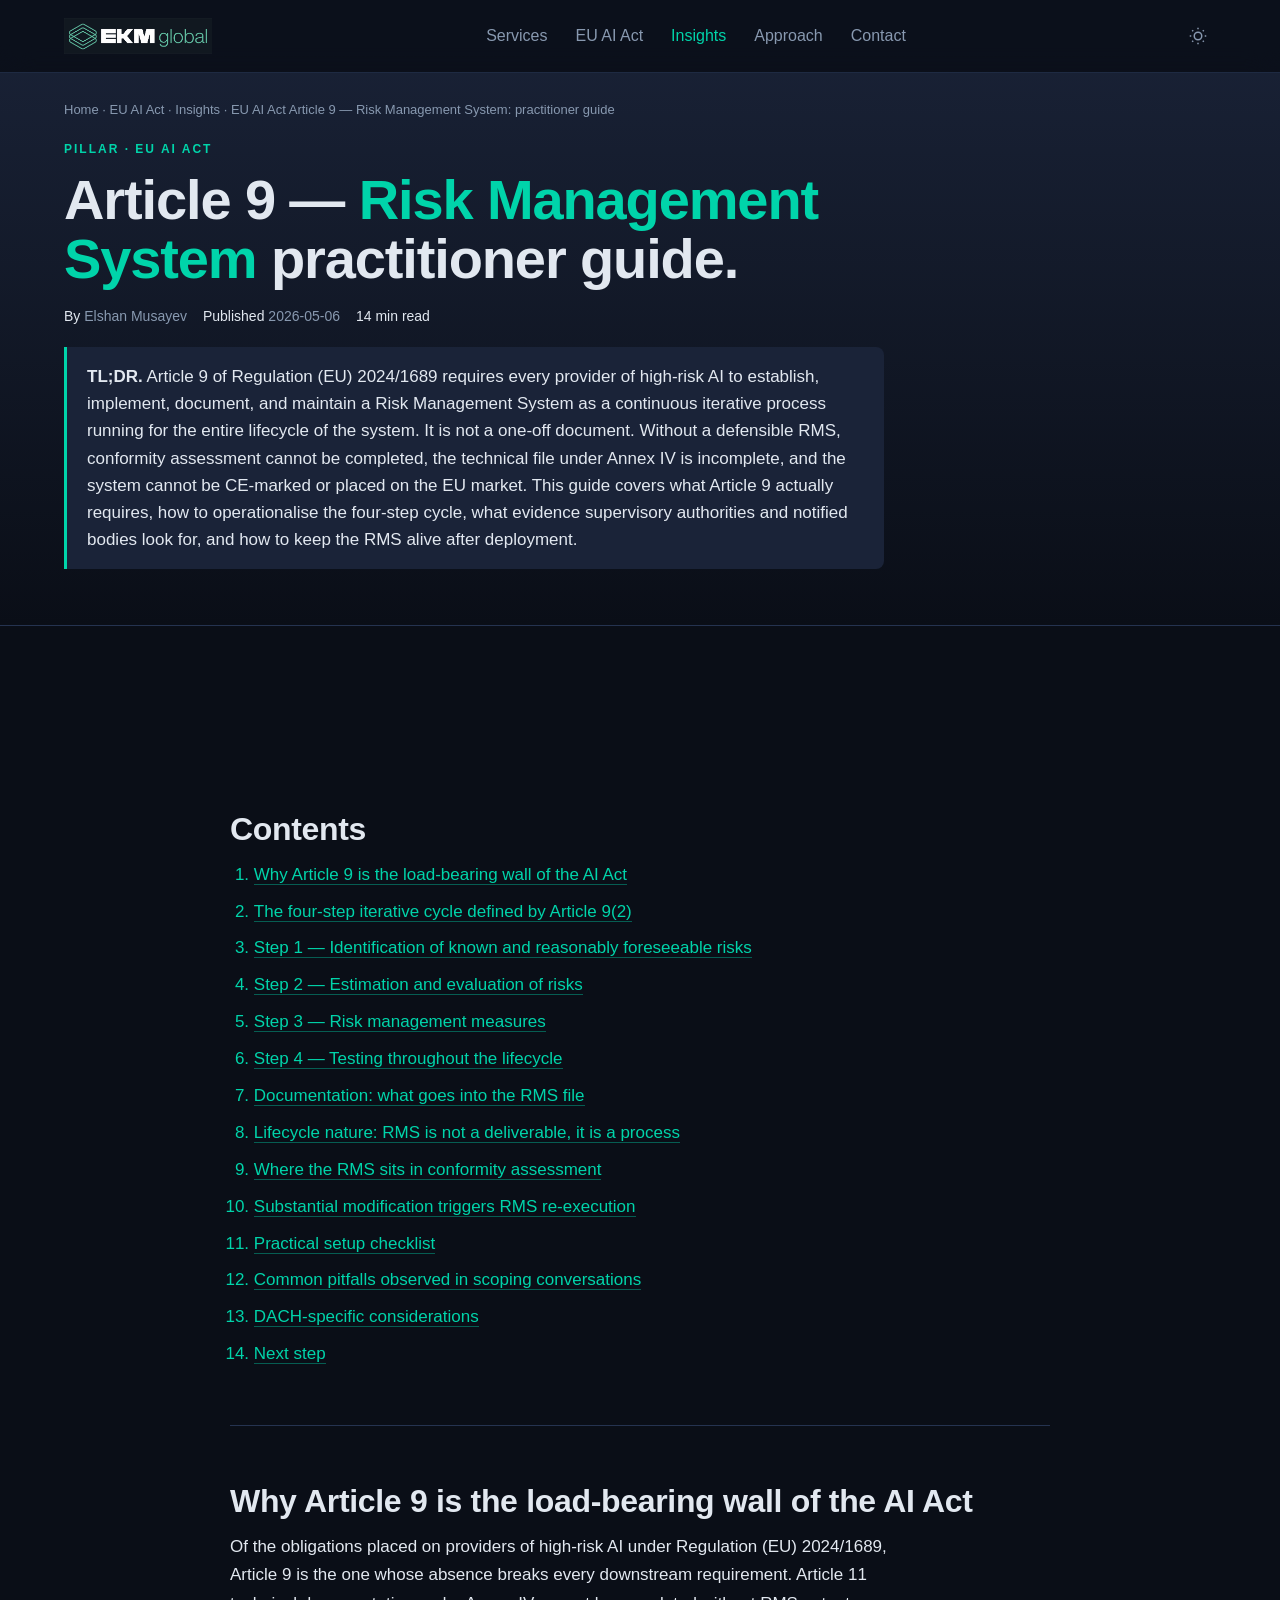
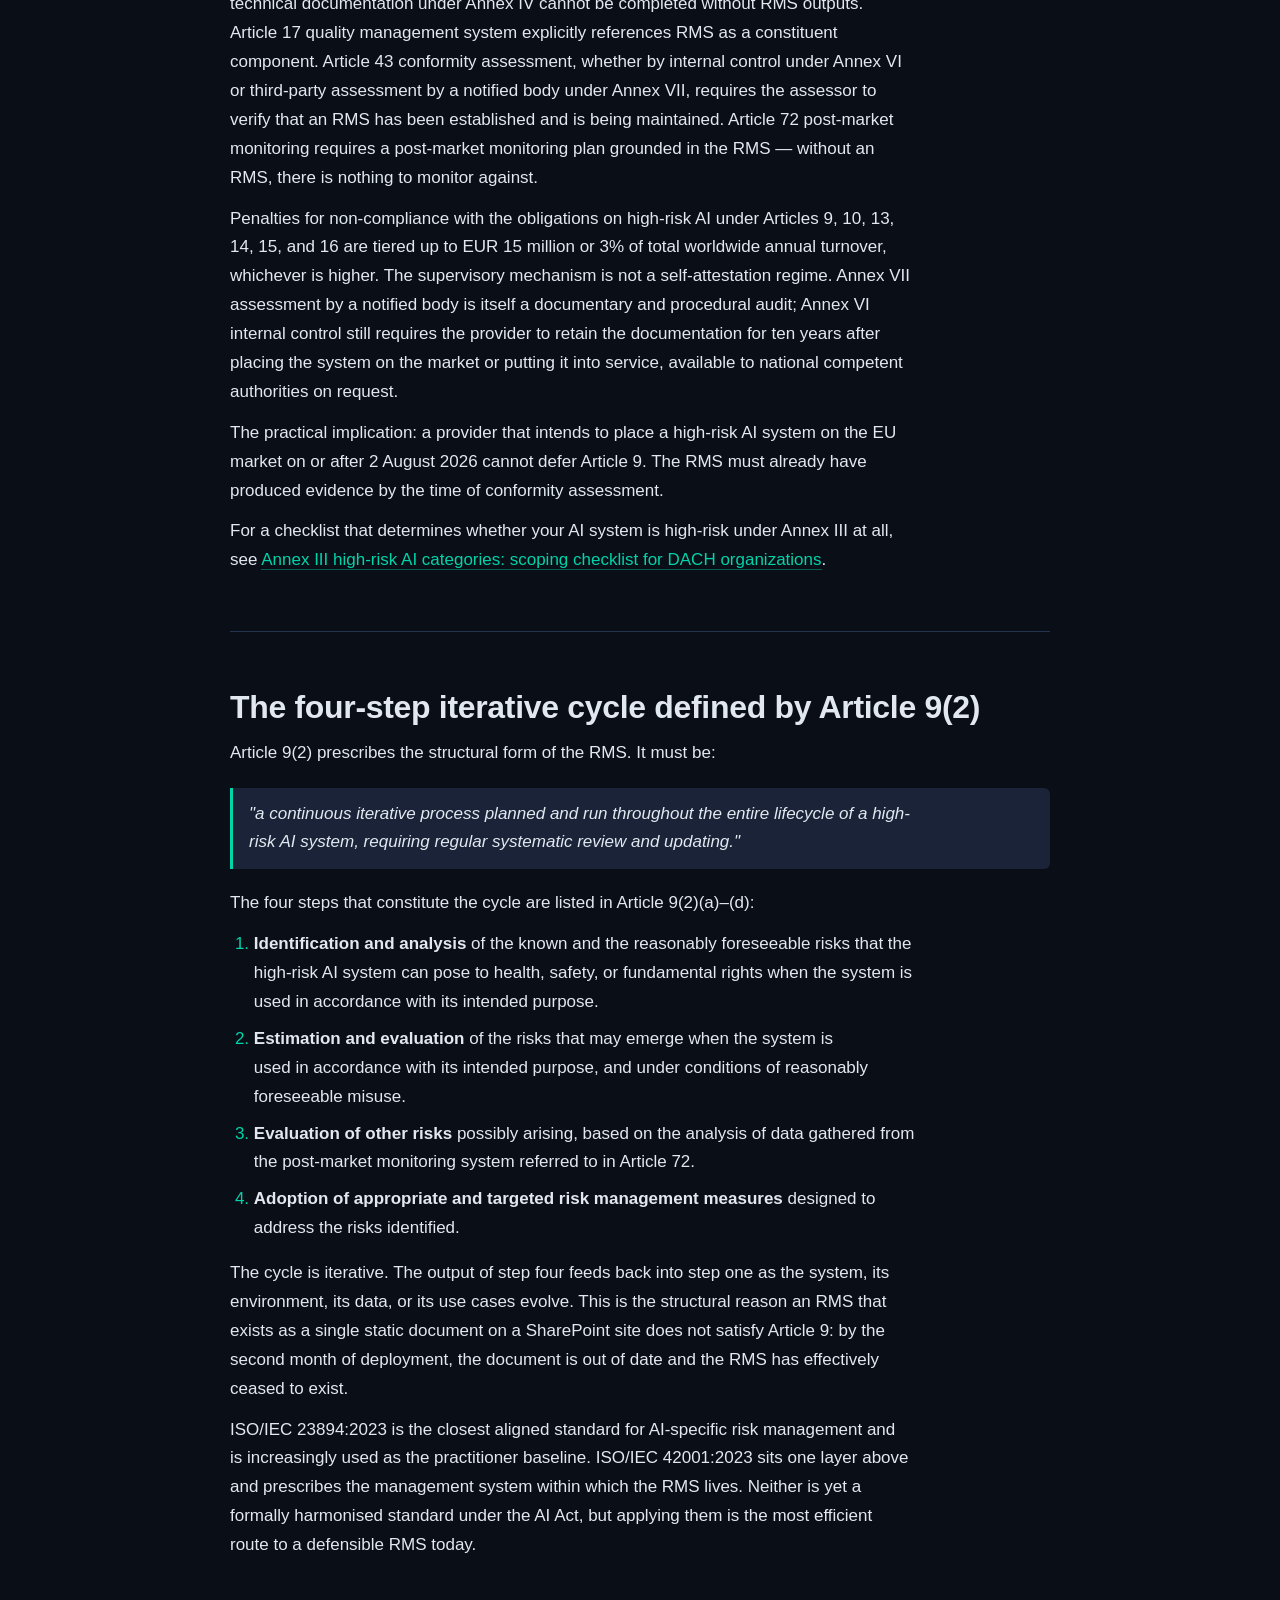
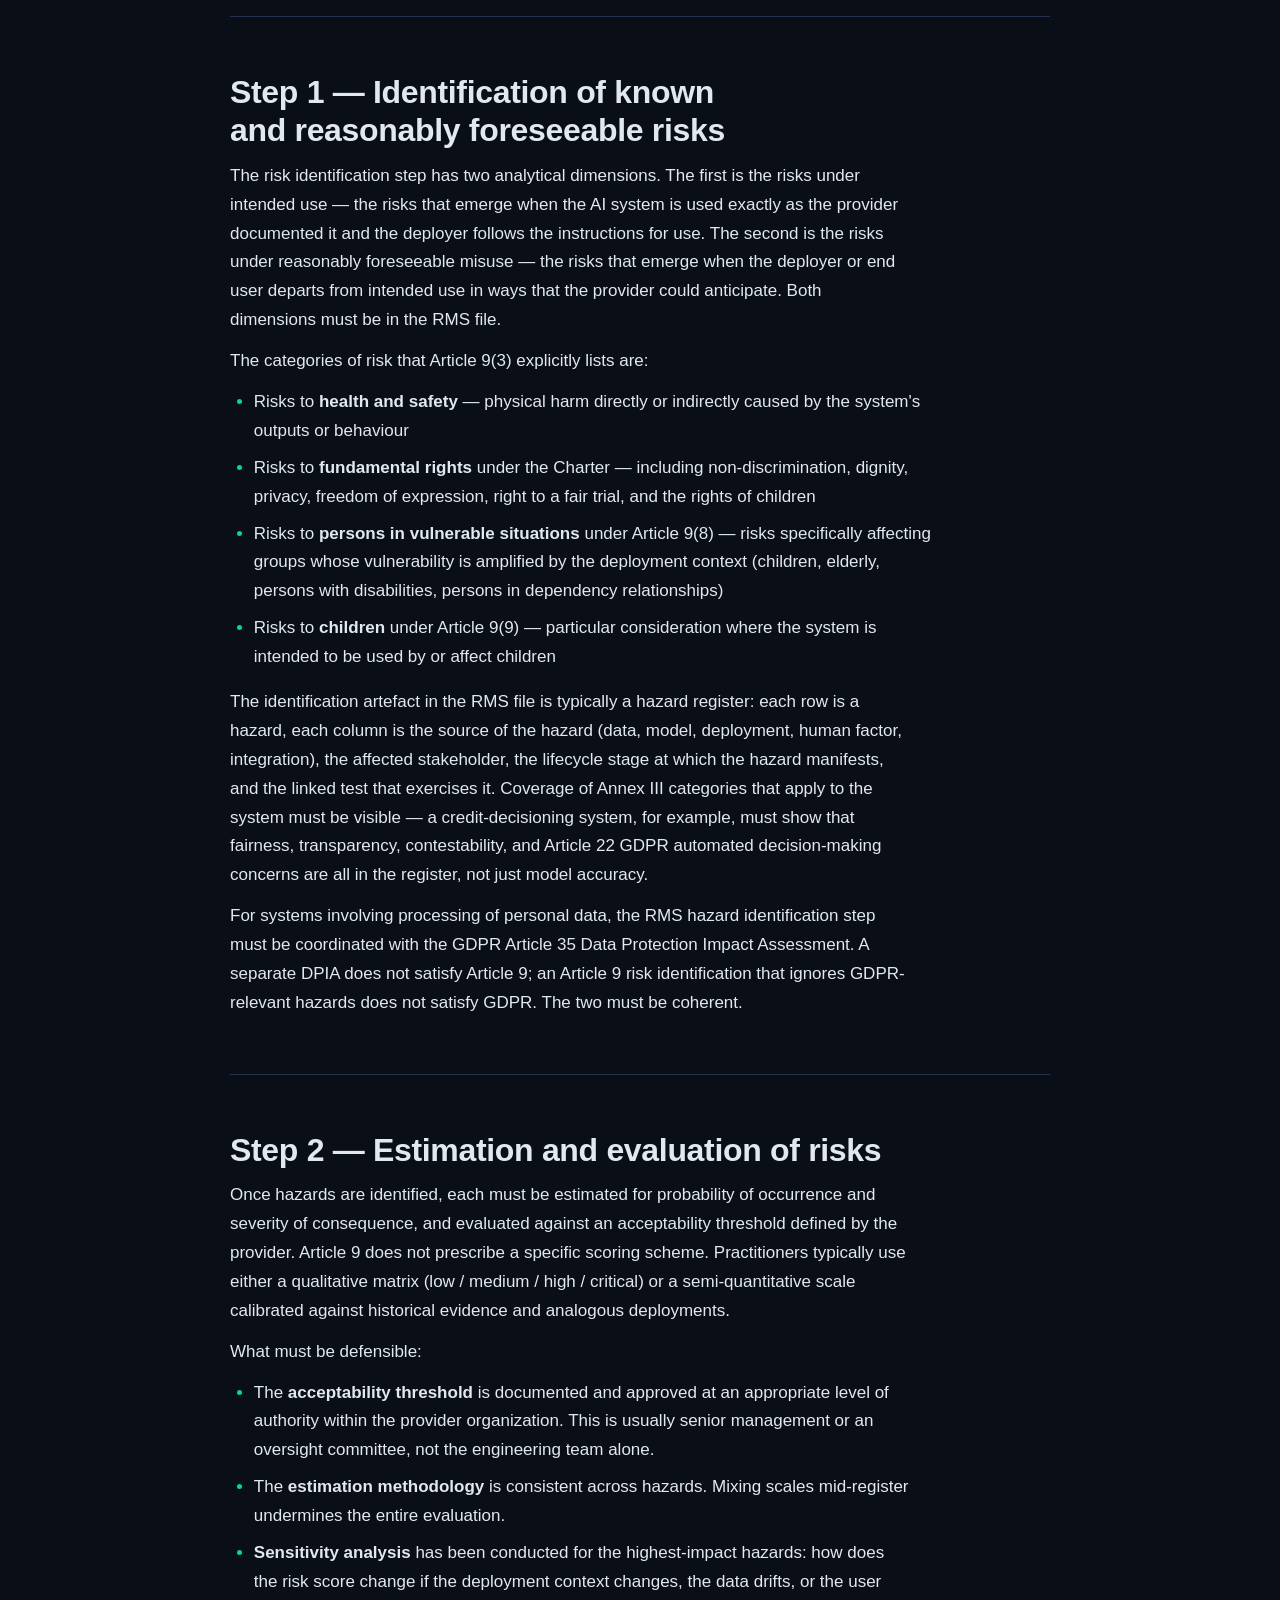
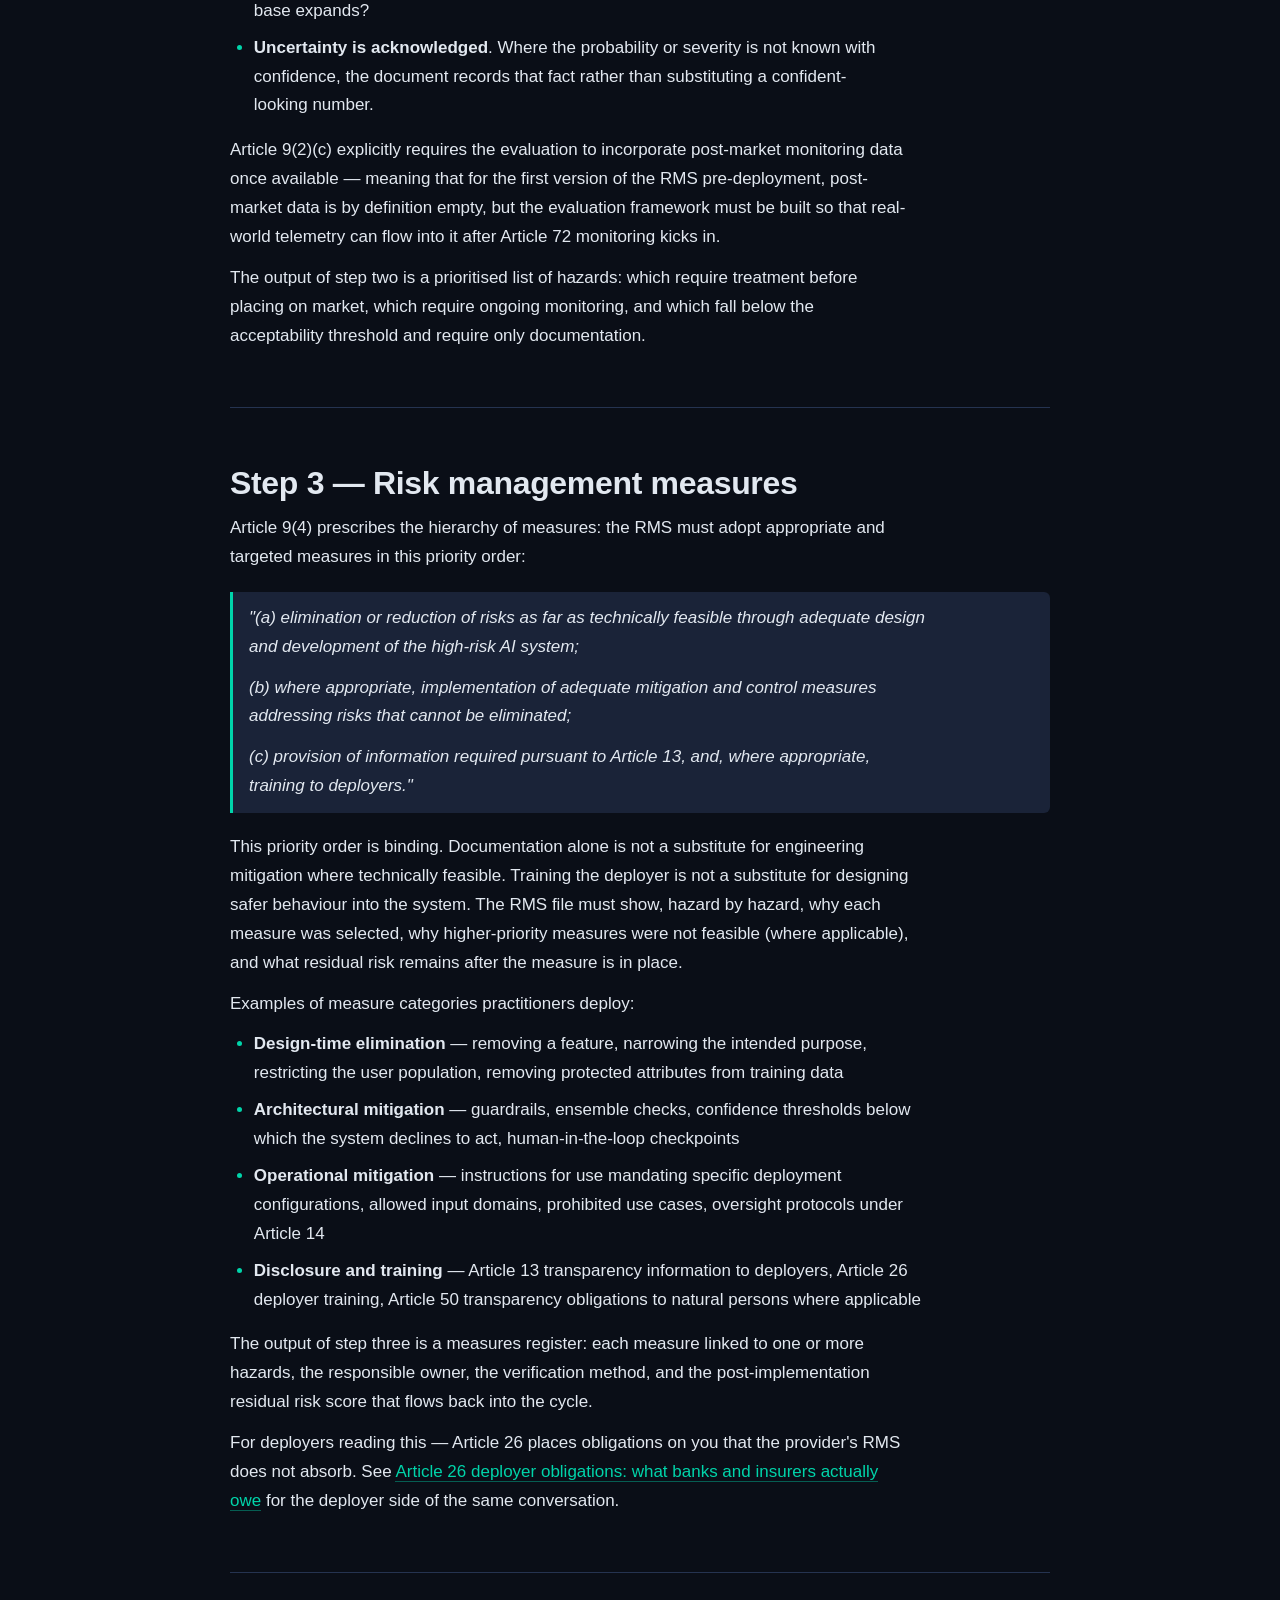
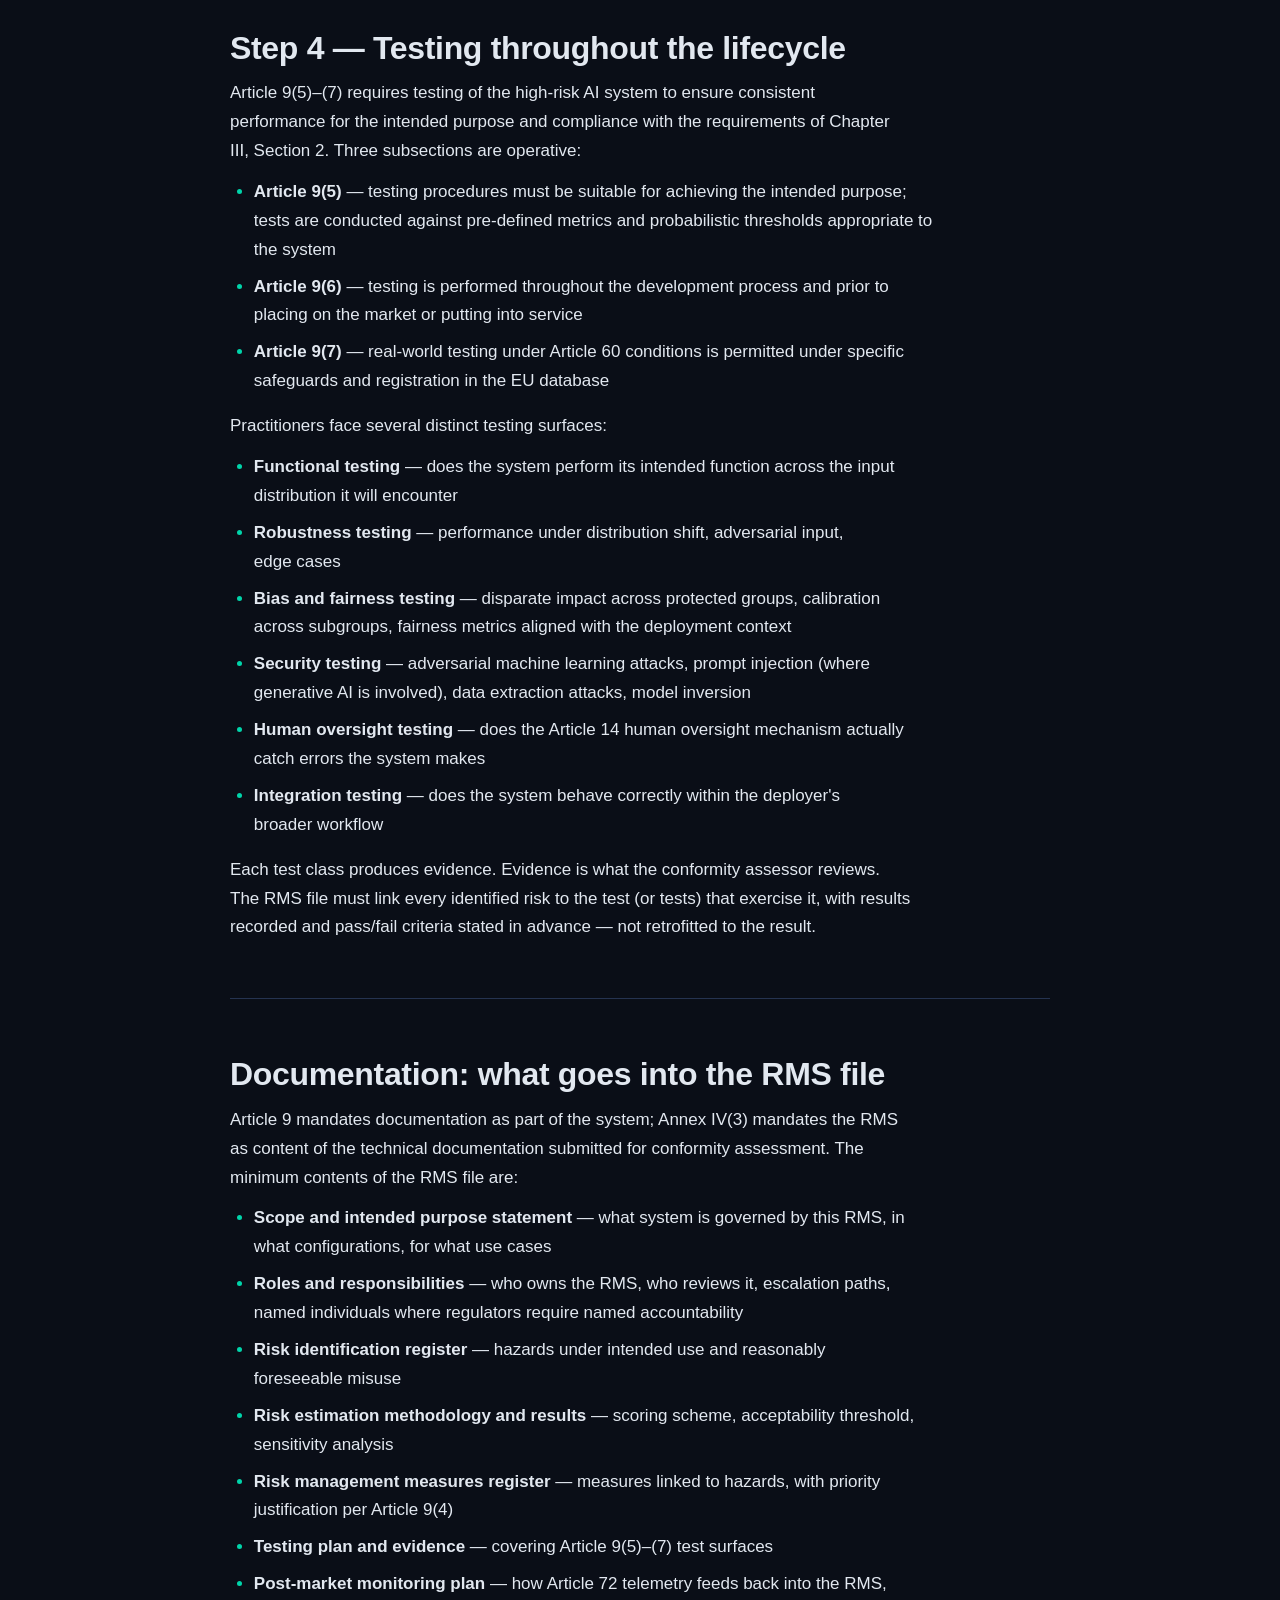
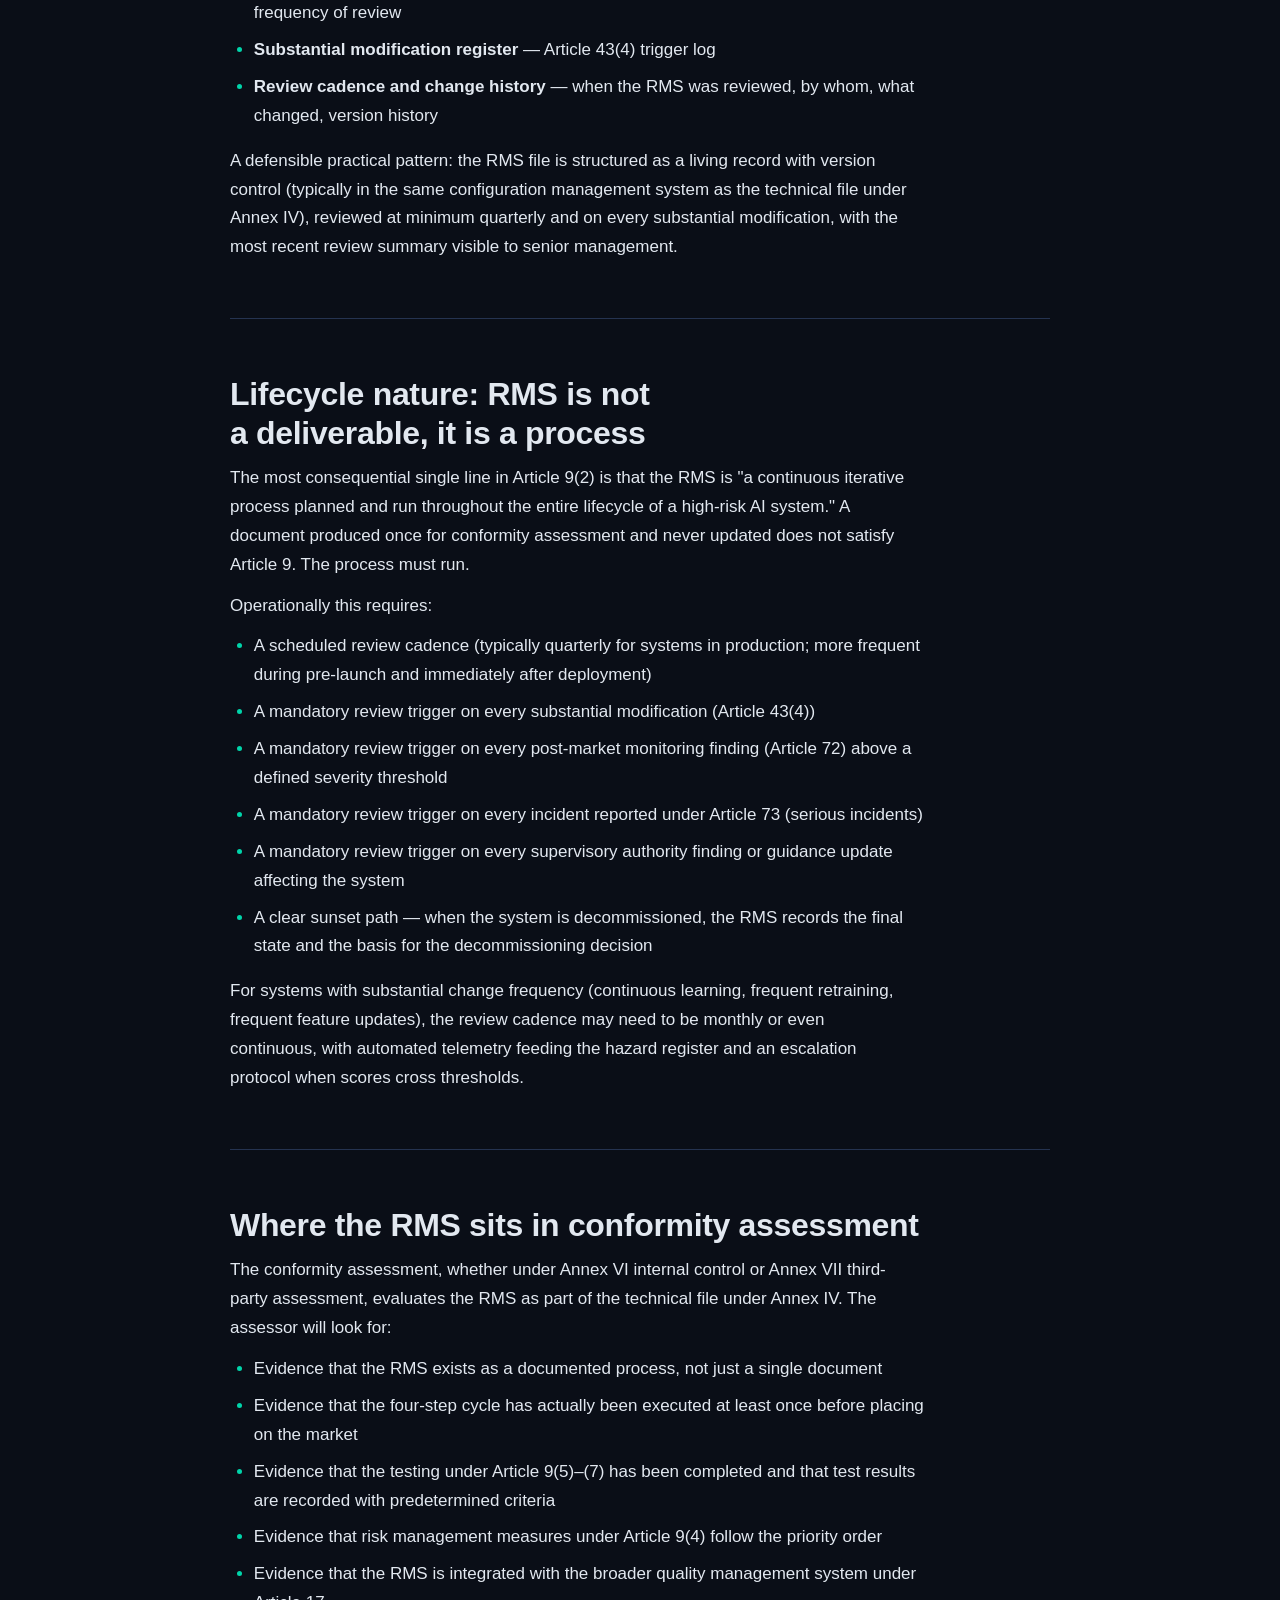
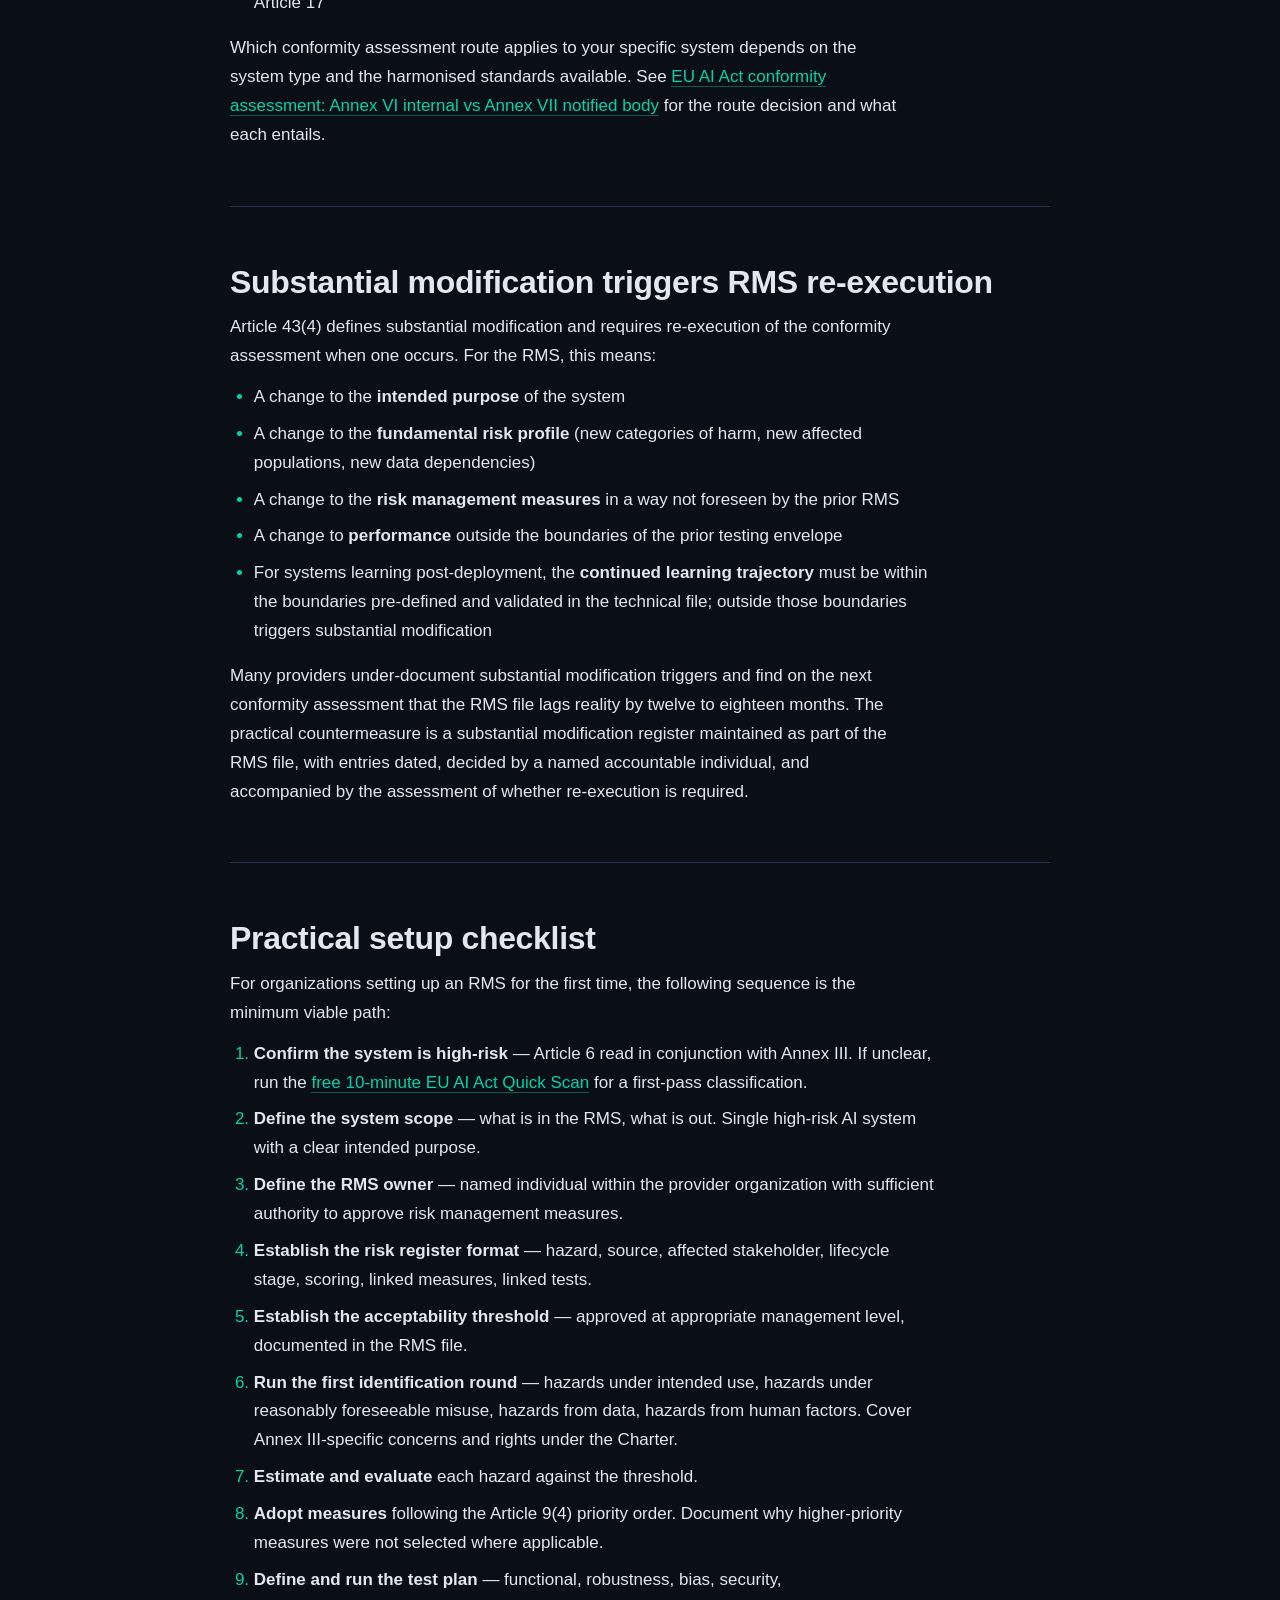
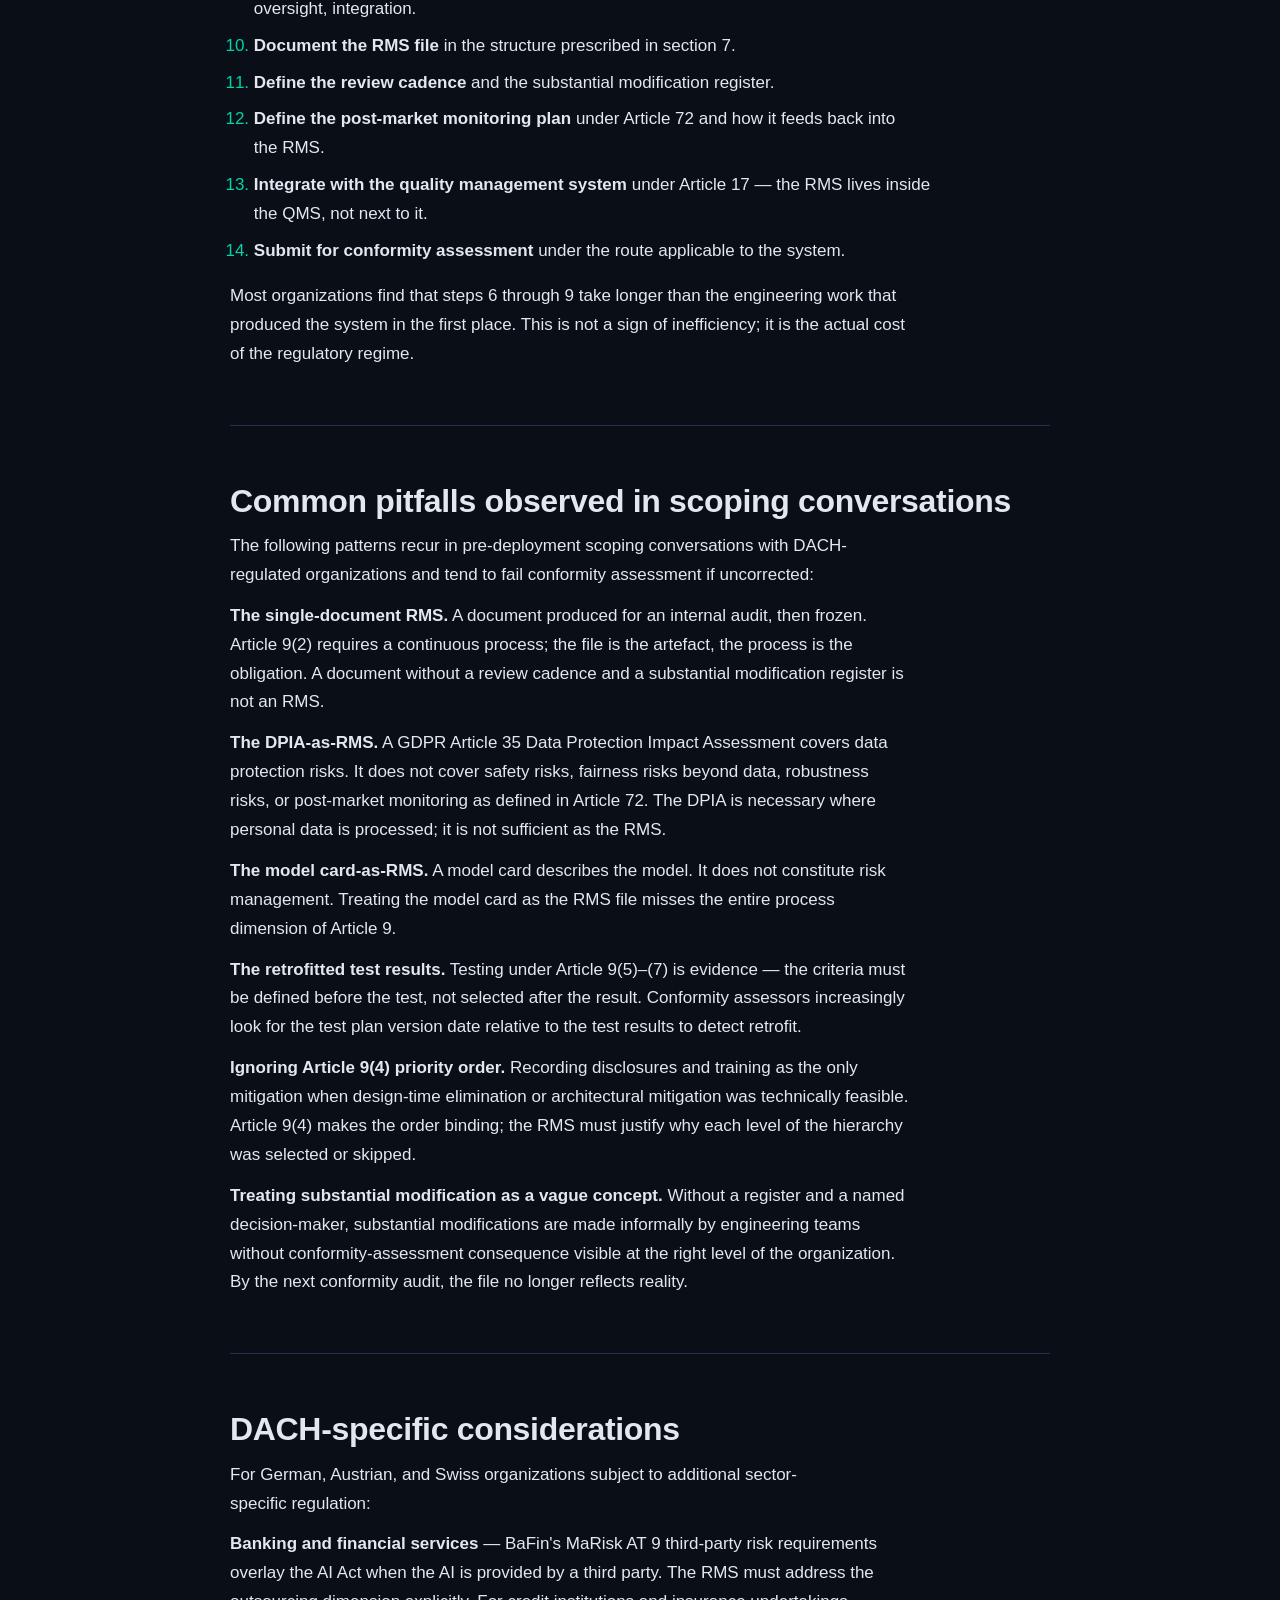
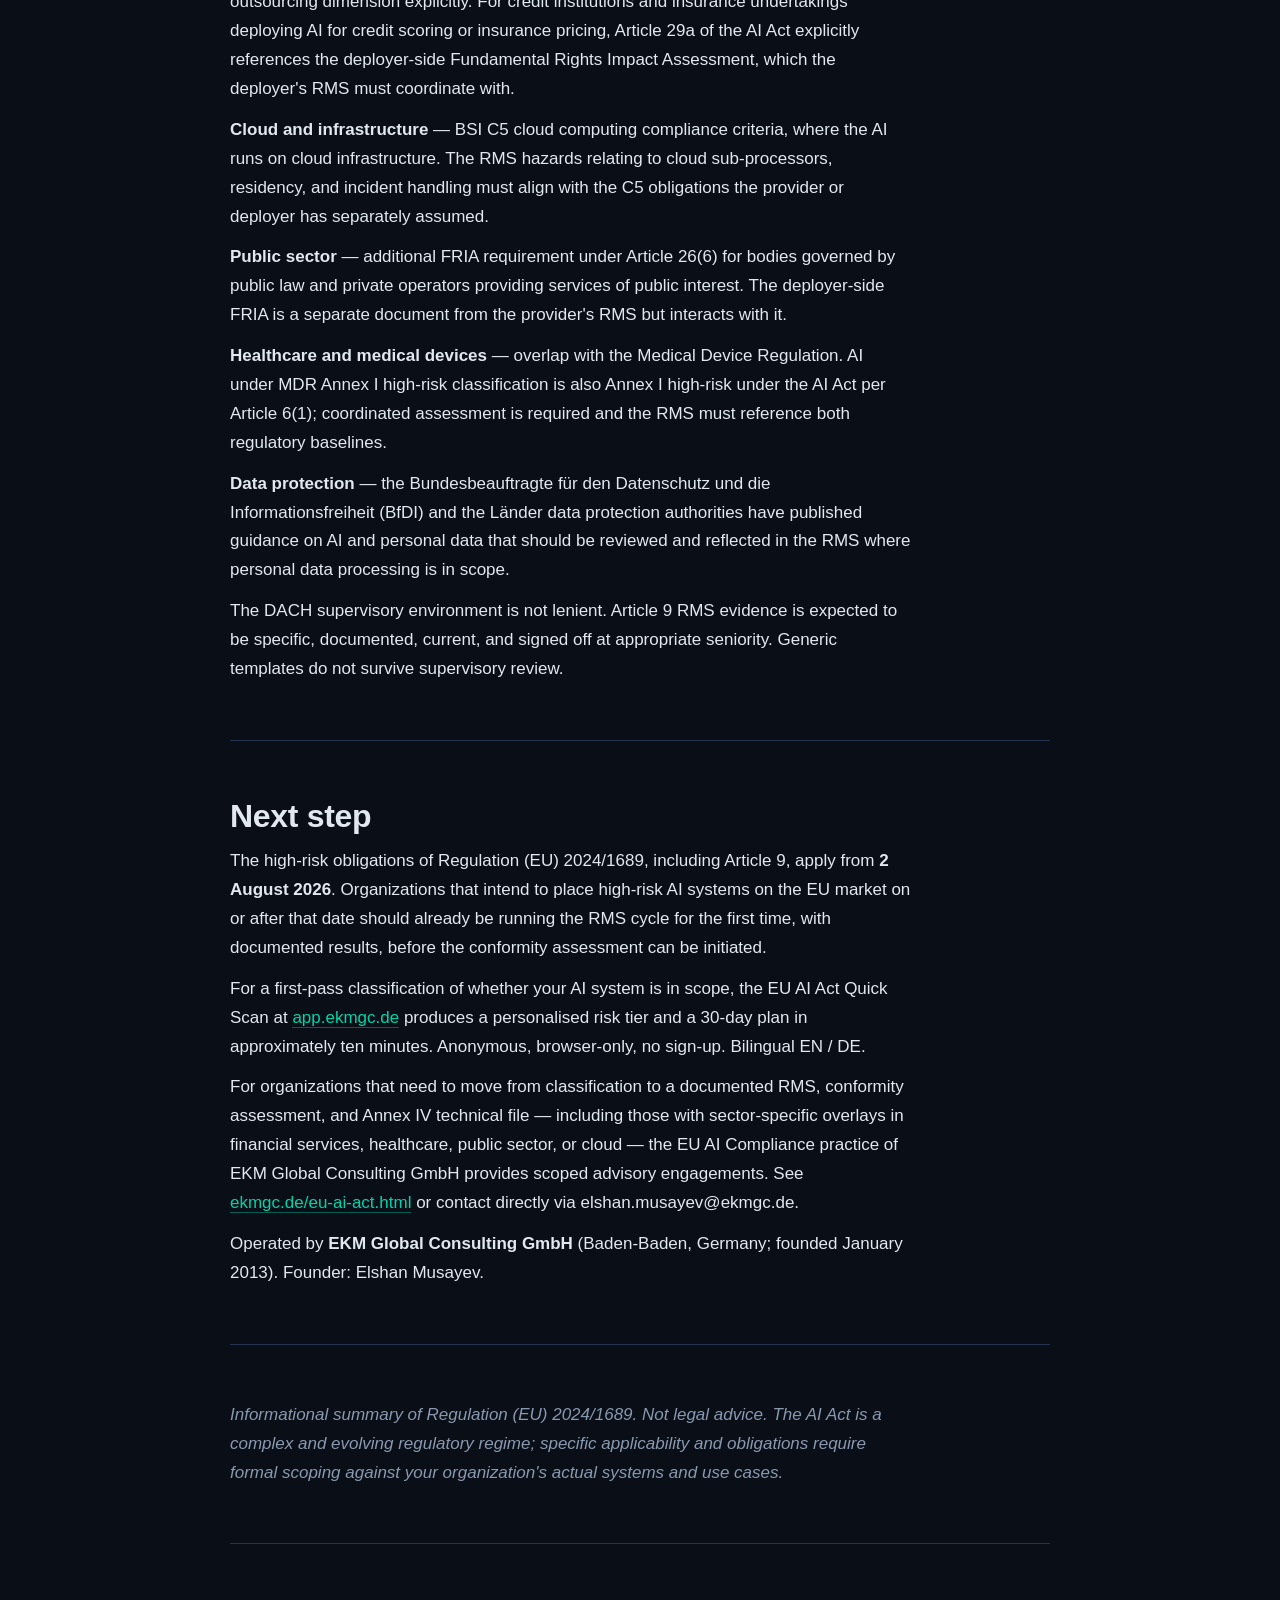
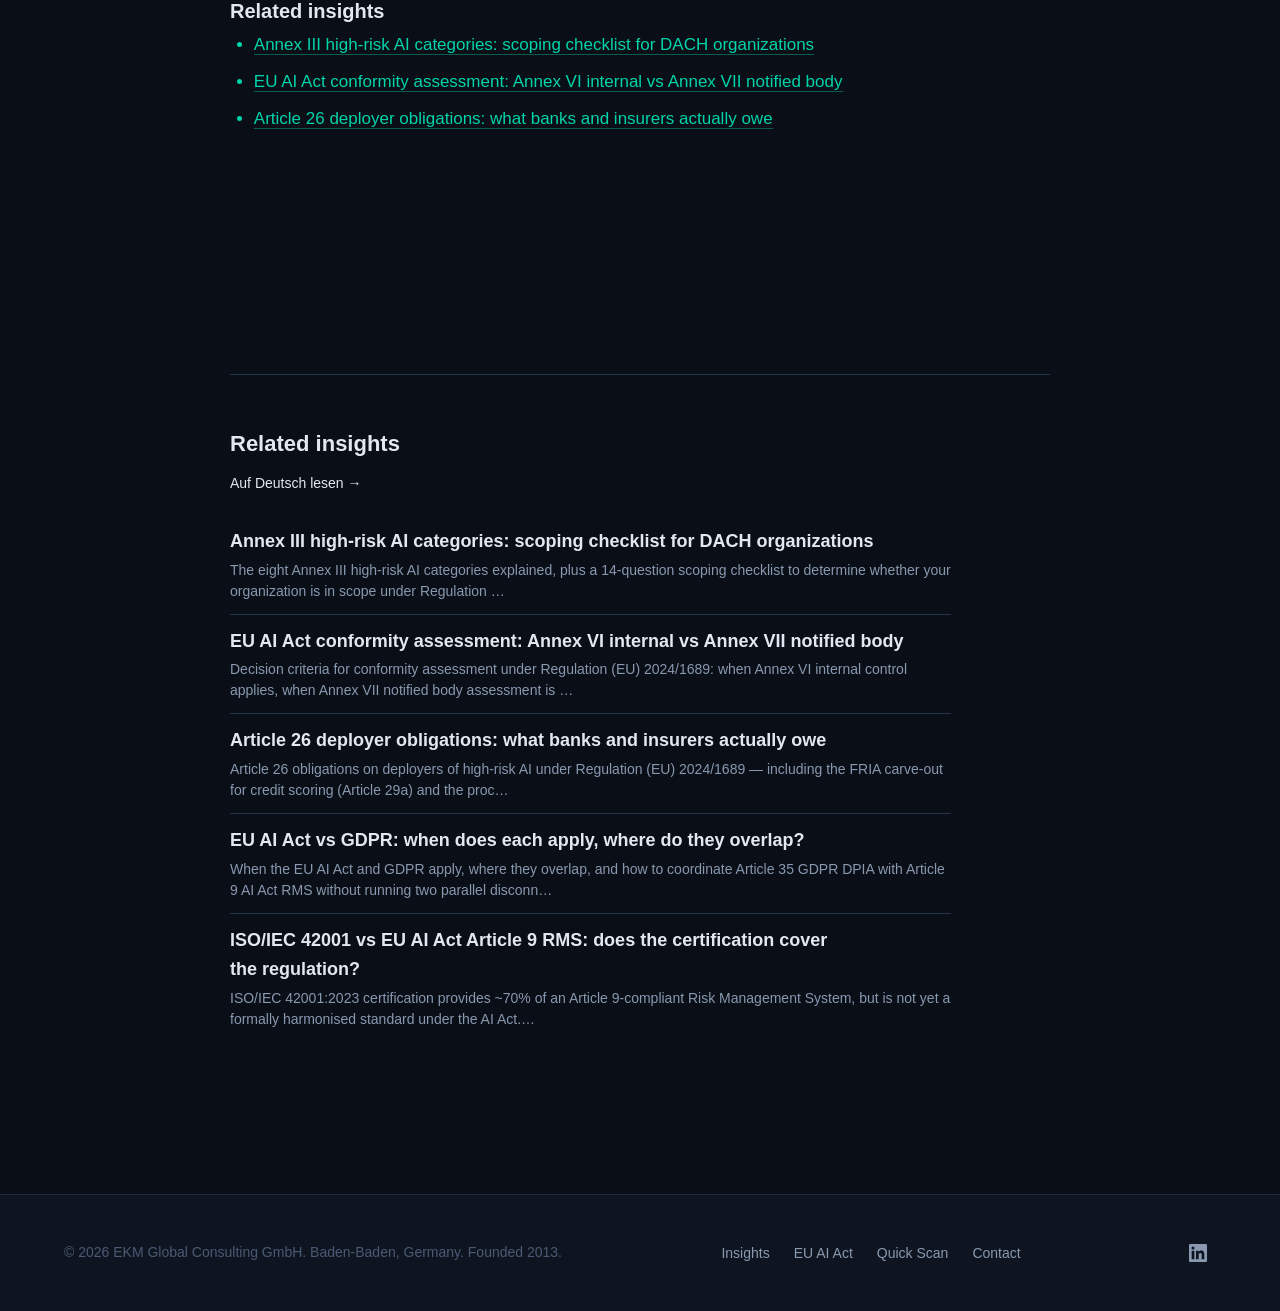
<file: insights/article-9-rms-practitioner-guide.html>
<!DOCTYPE html>
<html lang="en" data-theme="dark">
<head>
  <meta charset="UTF-8">
  <meta name="viewport" content="width=device-width, initial-scale=1.0">
  <title>EU AI Act Article 9 — Risk Management System: practitioner guide — EKM Global Consulting</title>
  <meta name="description" content="Practitioner guide to Article 9 of Regulation (EU) 2024/1689: the four-step iterative cycle, documentation requirements, lifecycle nature, and DACH-specific considerations for high-risk AI providers.">
  <link rel="canonical" href="https://ekmgc.de/insights/article-9-rms-practitioner-guide.html">
  <link rel="alternate" hreflang="en" href="https://ekmgc.de/insights/article-9-rms-practitioner-guide.html">
  <link rel="alternate" hreflang="de" href="https://ekmgc.de/insights/article-9-risikomanagementsystem-leitfaden.html">
  <link rel="alternate" hreflang="x-default" href="https://ekmgc.de/insights/article-9-rms-practitioner-guide.html">

  <meta property="og:type" content="article">
  <meta property="og:title" content="EU AI Act Article 9 — Risk Management System: practitioner guide">
  <meta property="og:description" content="Practitioner guide to Article 9 of Regulation (EU) 2024/1689: the four-step iterative cycle, documentation requirements, lifecycle nature, and DACH-specific considerations for high-risk AI providers.">
  <meta property="og:url" content="https://ekmgc.de/insights/article-9-rms-practitioner-guide.html">
  <meta property="og:image" content="https://app.ekmgc.de/assets/og-image.png">
  <meta property="og:site_name" content="EKM Global Consulting">
  <meta property="og:locale" content="en_GB">
  <meta property="article:published_time" content="2026-05-06T00:00:00+00:00">
  <meta property="article:author" content="Elshan Musayev">
  <meta property="article:section" content="EU AI Compliance">

  <meta name="twitter:card" content="summary_large_image">
  <meta name="twitter:title" content="EU AI Act Article 9 — Risk Management System: practitioner guide">
  <meta name="twitter:description" content="Practitioner guide to Article 9 of Regulation (EU) 2024/1689: the four-step iterative cycle, documentation requirements, lifecycle nature, and DACH-specific considerations for high-risk AI providers.">
  <meta name="twitter:image" content="https://app.ekmgc.de/assets/og-image.png">

  <link rel="icon" type="image/svg+xml" href="data:image/svg+xml,%3Csvg xmlns='http://www.w3.org/2000/svg' viewBox='0 0 32 32'%3E%3Cpath d='M16 2L4 9v14l12 7 12-7V9L16 2z' fill='none' stroke='%2300d4aa' stroke-width='2'/%3E%3Cpath d='M16 8l-6 3.5v7L16 22l6-3.5v-7L16 8z' fill='%2300d4aa' opacity='0.3'/%3E%3Ccircle cx='16' cy='15' r='3' fill='%2300d4aa'/%3E%3C/svg%3E">

  <!-- Fonts -->
  <link href="https://api.fontshare.com/v2/css?f[]=cabinet-grotesk@400,500,700,800&f[]=satoshi@300,400,500,700&display=swap" rel="stylesheet">

  <link rel="stylesheet" href="/base.css">
  <link rel="stylesheet" href="/style.css">

  <style>
    /* Insight article page-local styles */
    .insight-hero {
      padding: calc(var(--space-10, 80px) + 60px) 0 var(--space-7, 56px);
      background: linear-gradient(180deg, var(--color-surface-offset, #1a2338) 0%, var(--color-bg, #0a0e17) 100%);
      border-bottom: 1px solid var(--color-border, #253350);
    }
    .insight-crumb {
      font-size: 13px;
      color: var(--color-text-muted, #8899b0);
      margin-bottom: var(--space-3, 16px);
    }
    .insight-crumb a {
      color: var(--color-text-muted, #8899b0);
      text-decoration: none;
      border-bottom: 1px solid transparent;
      transition: border-color 0.15s;
    }
    .insight-crumb a:hover { border-bottom-color: var(--color-primary, #00d4aa); }
    .insight-eyebrow {
      display: inline-block;
      font-size: 12px;
      font-weight: 700;
      letter-spacing: 2px;
      text-transform: uppercase;
      color: var(--color-primary, #00d4aa);
      margin-bottom: var(--space-3, 16px);
    }
    .insight-headline {
      font-family: var(--font-display, 'Cabinet Grotesk', sans-serif);
      font-size: clamp(32px, 5vw, 56px);
      font-weight: 800;
      line-height: 1.05;
      letter-spacing: -0.02em;
      margin: 0 0 var(--space-4, 24px);
      max-width: 900px;
    }
    .insight-headline .accent { color: var(--color-primary, #00d4aa); }
    .insight-meta {
      display: flex;
      gap: var(--space-4, 24px);
      flex-wrap: wrap;
      font-size: 14px;
      color: var(--color-text-muted, #8899b0);
      margin-bottom: var(--space-3, 16px);
    }
    .insight-meta strong { color: var(--color-text, #e2e8f0); font-weight: 500; }
    .insight-tldr {
      max-width: 820px;
      padding: var(--space-4, 24px) var(--space-5, 32px);
      border-left: 3px solid var(--color-primary, #00d4aa);
      background: var(--color-surface-offset, #1a2338);
      border-radius: 0 var(--radius-md, 10px) var(--radius-md, 10px) 0;
      font-size: 17px;
      line-height: 1.6;
      color: var(--color-text, #e2e8f0);
      margin-top: var(--space-5, 32px);
    }
    .insight-body {
      padding: var(--space-8, 64px) 0;
      max-width: 820px;
      margin: 0 auto;
    }
    .insight-body h2 {
      font-family: var(--font-display, 'Cabinet Grotesk', sans-serif);
      font-size: clamp(24px, 3vw, 32px);
      font-weight: 700;
      letter-spacing: -0.01em;
      line-height: 1.2;
      margin: var(--space-7, 56px) 0 var(--space-3, 16px);
      color: var(--color-text, #e2e8f0);
    }
    .insight-body h3 {
      font-family: var(--font-display, 'Cabinet Grotesk', sans-serif);
      font-size: 20px;
      font-weight: 600;
      margin: var(--space-5, 32px) 0 var(--space-2, 8px);
      color: var(--color-text, #e2e8f0);
    }
    .insight-body p {
      font-size: 17px;
      line-height: 1.7;
      color: var(--color-text, #e2e8f0);
      margin: 0 0 var(--space-3, 16px);
    }
    .insight-body ul, .insight-body ol {
      font-size: 17px;
      line-height: 1.7;
      color: var(--color-text, #e2e8f0);
      padding-left: 1.4em;
      margin: 0 0 var(--space-4, 24px);
    }
    .insight-body li { margin-bottom: var(--space-2, 8px); }
    .insight-body li::marker { color: var(--color-primary, #00d4aa); }
    .insight-body strong { color: var(--color-text, #e2e8f0); font-weight: 600; }
    .insight-body em { font-style: italic; color: var(--color-text-muted, #8899b0); }
    .insight-body a {
      color: var(--color-primary, #00d4aa);
      text-decoration: none;
      border-bottom: 1px solid rgba(0, 212, 170, 0.4);
      transition: border-color 0.15s;
    }
    .insight-body a:hover { border-bottom-color: var(--color-primary, #00d4aa); }
    .insight-body blockquote {
      margin: var(--space-5, 32px) 0;
      padding: var(--space-3, 16px) var(--space-4, 24px);
      border-left: 3px solid var(--color-primary, #00d4aa);
      background: var(--color-surface-offset, #1a2338);
      border-radius: 0 var(--radius-sm, 6px) var(--radius-sm, 6px) 0;
      color: var(--color-text-muted, #8899b0);
      font-style: italic;
    }
    .insight-body blockquote p:first-child { margin-top: 0; }
    .insight-body blockquote p:last-child { margin-bottom: 0; }
    .insight-body table {
      width: 100%;
      border-collapse: collapse;
      margin: var(--space-5, 32px) 0;
      font-size: 15px;
    }
    .insight-body th, .insight-body td {
      padding: var(--space-2, 8px) var(--space-3, 16px);
      border: 1px solid var(--color-border, #253350);
      text-align: left;
      vertical-align: top;
    }
    .insight-body th {
      background: var(--color-surface-offset, #1a2338);
      font-weight: 600;
      color: var(--color-text, #e2e8f0);
    }
    .insight-body code {
      background: var(--color-surface-offset, #1a2338);
      padding: 2px 6px;
      border-radius: 4px;
      font-size: 0.92em;
      color: var(--color-primary, #00d4aa);
    }
    .insight-body hr {
      border: none;
      border-top: 1px solid var(--color-border, #253350);
      margin: var(--space-7, 56px) 0;
    }
    .insight-related {
      max-width: 820px;
      margin: 0 auto;
      padding: var(--space-7, 56px) 0;
      border-top: 1px solid var(--color-border, #253350);
    }
    .insight-related h3 {
      font-family: var(--font-display, 'Cabinet Grotesk', sans-serif);
      font-size: 22px;
      font-weight: 700;
      margin-bottom: var(--space-4, 24px);
    }
    .insight-related ul {
      list-style: none;
      padding: 0;
    }
    .insight-related li {
      padding: var(--space-3, 16px) 0;
      border-bottom: 1px solid var(--color-border, #253350);
    }
    .insight-related li:last-child { border-bottom: none; }
    .insight-related__desc {
      display: block;
      font-size: 14px;
      color: var(--color-text-muted, #8899b0);
      margin-top: 4px;
      line-height: 1.5;
    }
    .insight-related__alt {
      margin: var(--space-3, 16px) 0 var(--space-5, 32px);
      font-size: 14px;
    }
    .insight-related__alt a {
      color: var(--color-primary, #00d4aa);
      text-decoration: none;
      font-weight: 600;
    }
    .insight-related a {
      color: var(--color-text, #e2e8f0);
      text-decoration: none;
      font-weight: 500;
      transition: color 0.15s;
    }
    .insight-related a:hover { color: var(--color-primary, #00d4aa); }
  </style>

  <!-- Schema.org JSON-LD: Article + BreadcrumbList -->
  <script type="application/ld+json">
{
  "@context": "https://schema.org",
  "@graph": [
    {
      "@type": "Article",
      "@id": "https://ekmgc.de/insights/article-9-rms-practitioner-guide.html#article",
      "headline": "EU AI Act Article 9 — Risk Management System: practitioner guide",
      "description": "Practitioner guide to Article 9 of Regulation (EU) 2024/1689: the four-step iterative cycle, documentation requirements, lifecycle nature, and DACH-specific considerations for high-risk AI providers.",
      "url": "https://ekmgc.de/insights/article-9-rms-practitioner-guide.html",
      "mainEntityOfPage": "https://ekmgc.de/insights/article-9-rms-practitioner-guide.html",
      "datePublished": "2026-05-06",
      "dateModified": "2026-05-06",
      "inLanguage": "en-GB",
      "isAccessibleForFree": true,
      "keywords": "EU AI Act, Regulation (EU) 2024/1689, Annex III, Article 9, Article 26, conformity assessment, GPAI, AI compliance, RegTech, BSI C5, BaFin",
      "articleSection": "EU AI Compliance",
      "author": {
        "@type": "Person",
        "@id": "https://www.linkedin.com/in/elshan-musayev/#person",
        "name": "Elshan Musayev",
        "url": "https://www.linkedin.com/in/elshan-musayev/",
        "jobTitle": "Founder & CEO",
        "sameAs": [
          "https://www.linkedin.com/in/elshan-musayev/",
          "https://www.linkedin.com/in/elshanmusayev/",
          "https://elshanmusayev.com"
        ]
      },
      "publisher": {
        "@type": "Organization",
        "@id": "https://ekmgc.de/#organization",
        "name": "EKM Global Consulting GmbH",
        "url": "https://ekmgc.de",
        "logo": {
          "@type": "ImageObject",
          "url": "https://app.ekmgc.de/assets/logo_ekm_icon.png",
          "width": 1024,
          "height": 1024
        },
        "sameAs": [
          "https://www.linkedin.com/company/ekm-global-consulting-gmbh/",
          "https://www.linkedin.com/showcase/121553912/",
          "https://www.linkedin.com/showcase/121603994/",
          "https://www.crunchbase.com/organization/ekm-global-consulting"
        ]
      },
      "about": {
        "@type": "Legislation",
        "name": "Regulation (EU) 2024/1689 (Artificial Intelligence Act)",
        "legislationJurisdiction": "European Union",
        "legislationDate": "2024-06-13"
      }
    },
    {
      "@type": "BreadcrumbList",
      "@id": "https://ekmgc.de/insights/article-9-rms-practitioner-guide.html#breadcrumb",
      "itemListElement": [
        {
          "@type": "ListItem",
          "position": 1,
          "name": "Home",
          "item": "https://ekmgc.de/"
        },
        {
          "@type": "ListItem",
          "position": 2,
          "name": "EU AI Act",
          "item": "https://ekmgc.de/eu-ai-act.html"
        },
        {
          "@type": "ListItem",
          "position": 3,
          "name": "Insights",
          "item": "https://ekmgc.de/insights/"
        },
        {
          "@type": "ListItem",
          "position": 4,
          "name": "EU AI Act Article 9 — Risk Management System: practitioner guide",
          "item": "https://ekmgc.de/insights/article-9-rms-practitioner-guide.html"
        }
      ]
    }
  ]
}
  </script>
</head>

<body>
  <!-- ============ HEADER ============ -->
  <header class="header" id="header">
    <div class="container header__inner">
      <a href="/" class="header__logo" aria-label="EKM Global Consulting">
        <img src="/assets/logo-dark.jpg" alt="EKM Global Consulting — think smarter" class="header__logo-img" id="siteLogo">
      </a>

      <nav class="nav" id="nav" aria-label="Main navigation">
        <ul class="nav__list" role="list">
          <li><a href="/#services" class="nav__link">Services</a></li>
          <li><a href="/eu-ai-act.html" class="nav__link">EU AI Act</a></li>
          <li><a href="/insights/" class="nav__link nav__link--active">Insights</a></li>
          <li><a href="/#approach" class="nav__link">Approach</a></li>
          <li><a href="/#contact" class="nav__link">Contact</a></li>
        </ul>
      </nav>

      <div class="header__controls">
        <button class="toggle-btn" id="themeToggle" data-theme-toggle aria-label="Switch theme">
          <svg width="18" height="18" viewBox="0 0 24 24" fill="none" stroke="currentColor" stroke-width="2"><circle cx="12" cy="12" r="5"/><path d="M12 1v2M12 21v2M4.22 4.22l1.42 1.42M18.36 18.36l1.42 1.42M1 12h2M21 12h2M4.22 19.78l1.42-1.42M18.36 5.64l1.42-1.42"/></svg>
        </button>
        <button class="menu-toggle" id="menuToggle" aria-label="Menu" aria-expanded="false">
          <span></span><span></span><span></span>
        </button>
      </div>
    </div>
  </header>

  <!-- ============ HERO ============ -->
  <section class="insight-hero">
    <div class="container">
      <div class="insight-crumb">
        <a href="/">Home</a> · <a href="/eu-ai-act.html">EU AI Act</a> · <a href="/insights/">Insights</a> · EU AI Act Article 9 — Risk Management System: practitioner guide
      </div>
      <div class="insight-eyebrow">Pillar · EU AI Act</div>
      <h1 class="insight-headline">Article 9 — <span class="accent">Risk Management System</span> practitioner guide.</h1>
      <div class="insight-meta">
        <span><strong>By</strong> Elshan Musayev</span>
        <span><strong>Published</strong> 2026-05-06</span>
        <span><strong>14 min read</strong></span>
      </div>
      <div class="insight-tldr">
        <strong>TL;DR.</strong> Article 9 of Regulation (EU) 2024/1689 requires every provider of high-risk AI to establish, implement, document, and maintain a Risk Management System as a continuous iterative process running for the entire lifecycle of the system. It is not a one-off document. Without a defensible RMS, conformity assessment cannot be completed, the technical file under Annex IV is incomplete, and the system cannot be CE-marked or placed on the EU market. This guide covers what Article 9 actually requires, how to operationalise the four-step cycle, what evidence supervisory authorities and notified bodies look for, and how to keep the RMS alive after deployment.
      </div>
    </div>
  </section>

  <!-- ============ BODY ============ -->
  <section class="container">
    <article class="insight-body">
<h2>Contents</h2>
<ol>
<li><a href="#why-article-9-is-the-load-bearing-wall">Why Article 9 is the load-bearing wall of the AI Act</a></li>
<li><a href="#four-step-cycle">The four-step iterative cycle defined by Article 9(2)</a></li>
<li><a href="#step-1-identification">Step 1 — Identification of known and reasonably foreseeable risks</a></li>
<li><a href="#step-2-estimation">Step 2 — Estimation and evaluation of risks</a></li>
<li><a href="#step-3-mitigation">Step 3 — Risk management measures</a></li>
<li><a href="#step-4-testing">Step 4 — Testing throughout the lifecycle</a></li>
<li><a href="#documentation">Documentation: what goes into the RMS file</a></li>
<li><a href="#lifecycle">Lifecycle nature: RMS is not a deliverable, it is a process</a></li>
<li><a href="#conformity">Where the RMS sits in conformity assessment</a></li>
<li><a href="#substantial-modification">Substantial modification triggers RMS re-execution</a></li>
<li><a href="#practical-checklist">Practical setup checklist</a></li>
<li><a href="#pitfalls">Common pitfalls observed in scoping conversations</a></li>
<li><a href="#dach-specific">DACH-specific considerations</a></li>
<li><a href="#next-step">Next step</a></li>
</ol>
<hr>
<h2>Why Article 9 is the load-bearing wall of the AI Act <a id="why-article-9-is-the-load-bearing-wall"></a></h2>
<p>Of the obligations placed on providers of high-risk AI under Regulation (EU) 2024/1689, Article 9 is the one whose absence breaks every downstream requirement. Article 11 technical documentation under Annex IV cannot be completed without RMS outputs. Article 17 quality management system explicitly references RMS as a constituent component. Article 43 conformity assessment, whether by internal control under Annex VI or third-party assessment by a notified body under Annex VII, requires the assessor to verify that an RMS has been established and is being maintained. Article 72 post-market monitoring requires a post-market monitoring plan grounded in the RMS — without an RMS, there is nothing to monitor against.</p>
<p>Penalties for non-compliance with the obligations on high-risk AI under Articles 9, 10, 13, 14, 15, and 16 are tiered up to EUR 15 million or 3% of total worldwide annual turnover, whichever is higher. The supervisory mechanism is not a self-attestation regime. Annex VII assessment by a notified body is itself a documentary and procedural audit; Annex VI internal control still requires the provider to retain the documentation for ten years after placing the system on the market or putting it into service, available to national competent authorities on request.</p>
<p>The practical implication: a provider that intends to place a high-risk AI system on the EU market on or after 2 August 2026 cannot defer Article 9. The RMS must already have produced evidence by the time of conformity assessment.</p>
<p>For a checklist that determines whether your AI system is high-risk under Annex III at all, see <a href="/insights/annex-iii-scoping-checklist.html">Annex III high-risk AI categories: scoping checklist for DACH organizations</a>.</p>
<hr>
<h2>The four-step iterative cycle defined by Article 9(2) <a id="four-step-cycle"></a></h2>
<p>Article 9(2) prescribes the structural form of the RMS. It must be:</p>
<blockquote>
<p>"a continuous iterative process planned and run throughout the entire lifecycle of a high-risk AI system, requiring regular systematic review and updating."</p>
</blockquote>
<p>The four steps that constitute the cycle are listed in Article 9(2)(a)–(d):</p>
<ol>
<li><strong>Identification and analysis</strong> of the known and the reasonably foreseeable risks that the high-risk AI system can pose to health, safety, or fundamental rights when the system is used in accordance with its intended purpose.</li>
<li><strong>Estimation and evaluation</strong> of the risks that may emerge when the system is used in accordance with its intended purpose, and under conditions of reasonably foreseeable misuse.</li>
<li><strong>Evaluation of other risks</strong> possibly arising, based on the analysis of data gathered from the post-market monitoring system referred to in Article 72.</li>
<li><strong>Adoption of appropriate and targeted risk management measures</strong> designed to address the risks identified.</li>
</ol>
<p>The cycle is iterative. The output of step four feeds back into step one as the system, its environment, its data, or its use cases evolve. This is the structural reason an RMS that exists as a single static document on a SharePoint site does not satisfy Article 9: by the second month of deployment, the document is out of date and the RMS has effectively ceased to exist.</p>
<p>ISO/IEC 23894:2023 is the closest aligned standard for AI-specific risk management and is increasingly used as the practitioner baseline. ISO/IEC 42001:2023 sits one layer above and prescribes the management system within which the RMS lives. Neither is yet a formally harmonised standard under the AI Act, but applying them is the most efficient route to a defensible RMS today.</p>
<hr>
<h2>Step 1 — Identification of known and reasonably foreseeable risks <a id="step-1-identification"></a></h2>
<p>The risk identification step has two analytical dimensions. The first is the risks under intended use — the risks that emerge when the AI system is used exactly as the provider documented it and the deployer follows the instructions for use. The second is the risks under reasonably foreseeable misuse — the risks that emerge when the deployer or end user departs from intended use in ways that the provider could anticipate. Both dimensions must be in the RMS file.</p>
<p>The categories of risk that Article 9(3) explicitly lists are:</p>
<ul>
<li>Risks to <strong>health and safety</strong> — physical harm directly or indirectly caused by the system's outputs or behaviour</li>
<li>Risks to <strong>fundamental rights</strong> under the Charter — including non-discrimination, dignity, privacy, freedom of expression, right to a fair trial, and the rights of children</li>
<li>Risks to <strong>persons in vulnerable situations</strong> under Article 9(8) — risks specifically affecting groups whose vulnerability is amplified by the deployment context (children, elderly, persons with disabilities, persons in dependency relationships)</li>
<li>Risks to <strong>children</strong> under Article 9(9) — particular consideration where the system is intended to be used by or affect children</li>
</ul>
<p>The identification artefact in the RMS file is typically a hazard register: each row is a hazard, each column is the source of the hazard (data, model, deployment, human factor, integration), the affected stakeholder, the lifecycle stage at which the hazard manifests, and the linked test that exercises it. Coverage of Annex III categories that apply to the system must be visible — a credit-decisioning system, for example, must show that fairness, transparency, contestability, and Article 22 GDPR automated decision-making concerns are all in the register, not just model accuracy.</p>
<p>For systems involving processing of personal data, the RMS hazard identification step must be coordinated with the GDPR Article 35 Data Protection Impact Assessment. A separate DPIA does not satisfy Article 9; an Article 9 risk identification that ignores GDPR-relevant hazards does not satisfy GDPR. The two must be coherent.</p>
<hr>
<h2>Step 2 — Estimation and evaluation of risks <a id="step-2-estimation"></a></h2>
<p>Once hazards are identified, each must be estimated for probability of occurrence and severity of consequence, and evaluated against an acceptability threshold defined by the provider. Article 9 does not prescribe a specific scoring scheme. Practitioners typically use either a qualitative matrix (low / medium / high / critical) or a semi-quantitative scale calibrated against historical evidence and analogous deployments.</p>
<p>What must be defensible:</p>
<ul>
<li>The <strong>acceptability threshold</strong> is documented and approved at an appropriate level of authority within the provider organization. This is usually senior management or an oversight committee, not the engineering team alone.</li>
<li>The <strong>estimation methodology</strong> is consistent across hazards. Mixing scales mid-register undermines the entire evaluation.</li>
<li><strong>Sensitivity analysis</strong> has been conducted for the highest-impact hazards: how does the risk score change if the deployment context changes, the data drifts, or the user base expands?</li>
<li><strong>Uncertainty is acknowledged</strong>. Where the probability or severity is not known with confidence, the document records that fact rather than substituting a confident-looking number.</li>
</ul>
<p>Article 9(2)(c) explicitly requires the evaluation to incorporate post-market monitoring data once available — meaning that for the first version of the RMS pre-deployment, post-market data is by definition empty, but the evaluation framework must be built so that real-world telemetry can flow into it after Article 72 monitoring kicks in.</p>
<p>The output of step two is a prioritised list of hazards: which require treatment before placing on market, which require ongoing monitoring, and which fall below the acceptability threshold and require only documentation.</p>
<hr>
<h2>Step 3 — Risk management measures <a id="step-3-mitigation"></a></h2>
<p>Article 9(4) prescribes the hierarchy of measures: the RMS must adopt appropriate and targeted measures in this priority order:</p>
<blockquote>
<p>"(a) elimination or reduction of risks as far as technically feasible through adequate design and development of the high-risk AI system;</p>
<p>(b) where appropriate, implementation of adequate mitigation and control measures addressing risks that cannot be eliminated;</p>
<p>(c) provision of information required pursuant to Article 13, and, where appropriate, training to deployers."</p>
</blockquote>
<p>This priority order is binding. Documentation alone is not a substitute for engineering mitigation where technically feasible. Training the deployer is not a substitute for designing safer behaviour into the system. The RMS file must show, hazard by hazard, why each measure was selected, why higher-priority measures were not feasible (where applicable), and what residual risk remains after the measure is in place.</p>
<p>Examples of measure categories practitioners deploy:</p>
<ul>
<li><strong>Design-time elimination</strong> — removing a feature, narrowing the intended purpose, restricting the user population, removing protected attributes from training data</li>
<li><strong>Architectural mitigation</strong> — guardrails, ensemble checks, confidence thresholds below which the system declines to act, human-in-the-loop checkpoints</li>
<li><strong>Operational mitigation</strong> — instructions for use mandating specific deployment configurations, allowed input domains, prohibited use cases, oversight protocols under Article 14</li>
<li><strong>Disclosure and training</strong> — Article 13 transparency information to deployers, Article 26 deployer training, Article 50 transparency obligations to natural persons where applicable</li>
</ul>
<p>The output of step three is a measures register: each measure linked to one or more hazards, the responsible owner, the verification method, and the post-implementation residual risk score that flows back into the cycle.</p>
<p>For deployers reading this — Article 26 places obligations on you that the provider's RMS does not absorb. See <a href="/insights/article-26-deployer-obligations.html">Article 26 deployer obligations: what banks and insurers actually owe</a> for the deployer side of the same conversation.</p>
<hr>
<h2>Step 4 — Testing throughout the lifecycle <a id="step-4-testing"></a></h2>
<p>Article 9(5)–(7) requires testing of the high-risk AI system to ensure consistent performance for the intended purpose and compliance with the requirements of Chapter III, Section 2. Three subsections are operative:</p>
<ul>
<li><strong>Article 9(5)</strong> — testing procedures must be suitable for achieving the intended purpose; tests are conducted against pre-defined metrics and probabilistic thresholds appropriate to the system</li>
<li><strong>Article 9(6)</strong> — testing is performed throughout the development process and prior to placing on the market or putting into service</li>
<li><strong>Article 9(7)</strong> — real-world testing under Article 60 conditions is permitted under specific safeguards and registration in the EU database</li>
</ul>
<p>Practitioners face several distinct testing surfaces:</p>
<ul>
<li><strong>Functional testing</strong> — does the system perform its intended function across the input distribution it will encounter</li>
<li><strong>Robustness testing</strong> — performance under distribution shift, adversarial input, edge cases</li>
<li><strong>Bias and fairness testing</strong> — disparate impact across protected groups, calibration across subgroups, fairness metrics aligned with the deployment context</li>
<li><strong>Security testing</strong> — adversarial machine learning attacks, prompt injection (where generative AI is involved), data extraction attacks, model inversion</li>
<li><strong>Human oversight testing</strong> — does the Article 14 human oversight mechanism actually catch errors the system makes</li>
<li><strong>Integration testing</strong> — does the system behave correctly within the deployer's broader workflow</li>
</ul>
<p>Each test class produces evidence. Evidence is what the conformity assessor reviews. The RMS file must link every identified risk to the test (or tests) that exercise it, with results recorded and pass/fail criteria stated in advance — not retrofitted to the result.</p>
<hr>
<h2>Documentation: what goes into the RMS file <a id="documentation"></a></h2>
<p>Article 9 mandates documentation as part of the system; Annex IV(3) mandates the RMS as content of the technical documentation submitted for conformity assessment. The minimum contents of the RMS file are:</p>
<ul>
<li><strong>Scope and intended purpose statement</strong> — what system is governed by this RMS, in what configurations, for what use cases</li>
<li><strong>Roles and responsibilities</strong> — who owns the RMS, who reviews it, escalation paths, named individuals where regulators require named accountability</li>
<li><strong>Risk identification register</strong> — hazards under intended use and reasonably foreseeable misuse</li>
<li><strong>Risk estimation methodology and results</strong> — scoring scheme, acceptability threshold, sensitivity analysis</li>
<li><strong>Risk management measures register</strong> — measures linked to hazards, with priority justification per Article 9(4)</li>
<li><strong>Testing plan and evidence</strong> — covering Article 9(5)–(7) test surfaces</li>
<li><strong>Post-market monitoring plan</strong> — how Article 72 telemetry feeds back into the RMS, frequency of review</li>
<li><strong>Substantial modification register</strong> — Article 43(4) trigger log</li>
<li><strong>Review cadence and change history</strong> — when the RMS was reviewed, by whom, what changed, version history</li>
</ul>
<p>A defensible practical pattern: the RMS file is structured as a living record with version control (typically in the same configuration management system as the technical file under Annex IV), reviewed at minimum quarterly and on every substantial modification, with the most recent review summary visible to senior management.</p>
<hr>
<h2>Lifecycle nature: RMS is not a deliverable, it is a process <a id="lifecycle"></a></h2>
<p>The most consequential single line in Article 9(2) is that the RMS is "a continuous iterative process planned and run throughout the entire lifecycle of a high-risk AI system." A document produced once for conformity assessment and never updated does not satisfy Article 9. The process must run.</p>
<p>Operationally this requires:</p>
<ul>
<li>A scheduled review cadence (typically quarterly for systems in production; more frequent during pre-launch and immediately after deployment)</li>
<li>A mandatory review trigger on every substantial modification (Article 43(4))</li>
<li>A mandatory review trigger on every post-market monitoring finding (Article 72) above a defined severity threshold</li>
<li>A mandatory review trigger on every incident reported under Article 73 (serious incidents)</li>
<li>A mandatory review trigger on every supervisory authority finding or guidance update affecting the system</li>
<li>A clear sunset path — when the system is decommissioned, the RMS records the final state and the basis for the decommissioning decision</li>
</ul>
<p>For systems with substantial change frequency (continuous learning, frequent retraining, frequent feature updates), the review cadence may need to be monthly or even continuous, with automated telemetry feeding the hazard register and an escalation protocol when scores cross thresholds.</p>
<hr>
<h2>Where the RMS sits in conformity assessment <a id="conformity"></a></h2>
<p>The conformity assessment, whether under Annex VI internal control or Annex VII third-party assessment, evaluates the RMS as part of the technical file under Annex IV. The assessor will look for:</p>
<ul>
<li>Evidence that the RMS exists as a documented process, not just a single document</li>
<li>Evidence that the four-step cycle has actually been executed at least once before placing on the market</li>
<li>Evidence that the testing under Article 9(5)–(7) has been completed and that test results are recorded with predetermined criteria</li>
<li>Evidence that risk management measures under Article 9(4) follow the priority order</li>
<li>Evidence that the RMS is integrated with the broader quality management system under Article 17</li>
</ul>
<p>Which conformity assessment route applies to your specific system depends on the system type and the harmonised standards available. See <a href="/insights/conformity-assessment-annex-vi-vii.html">EU AI Act conformity assessment: Annex VI internal vs Annex VII notified body</a> for the route decision and what each entails.</p>
<hr>
<h2>Substantial modification triggers RMS re-execution <a id="substantial-modification"></a></h2>
<p>Article 43(4) defines substantial modification and requires re-execution of the conformity assessment when one occurs. For the RMS, this means:</p>
<ul>
<li>A change to the <strong>intended purpose</strong> of the system</li>
<li>A change to the <strong>fundamental risk profile</strong> (new categories of harm, new affected populations, new data dependencies)</li>
<li>A change to the <strong>risk management measures</strong> in a way not foreseen by the prior RMS</li>
<li>A change to <strong>performance</strong> outside the boundaries of the prior testing envelope</li>
<li>For systems learning post-deployment, the <strong>continued learning trajectory</strong> must be within the boundaries pre-defined and validated in the technical file; outside those boundaries triggers substantial modification</li>
</ul>
<p>Many providers under-document substantial modification triggers and find on the next conformity assessment that the RMS file lags reality by twelve to eighteen months. The practical countermeasure is a substantial modification register maintained as part of the RMS file, with entries dated, decided by a named accountable individual, and accompanied by the assessment of whether re-execution is required.</p>
<hr>
<h2>Practical setup checklist <a id="practical-checklist"></a></h2>
<p>For organizations setting up an RMS for the first time, the following sequence is the minimum viable path:</p>
<ol>
<li><strong>Confirm the system is high-risk</strong> — Article 6 read in conjunction with Annex III. If unclear, run the <a href="https://app.ekmgc.de">free 10-minute EU AI Act Quick Scan</a> for a first-pass classification.</li>
<li><strong>Define the system scope</strong> — what is in the RMS, what is out. Single high-risk AI system with a clear intended purpose.</li>
<li><strong>Define the RMS owner</strong> — named individual within the provider organization with sufficient authority to approve risk management measures.</li>
<li><strong>Establish the risk register format</strong> — hazard, source, affected stakeholder, lifecycle stage, scoring, linked measures, linked tests.</li>
<li><strong>Establish the acceptability threshold</strong> — approved at appropriate management level, documented in the RMS file.</li>
<li><strong>Run the first identification round</strong> — hazards under intended use, hazards under reasonably foreseeable misuse, hazards from data, hazards from human factors. Cover Annex III-specific concerns and rights under the Charter.</li>
<li><strong>Estimate and evaluate</strong> each hazard against the threshold.</li>
<li><strong>Adopt measures</strong> following the Article 9(4) priority order. Document why higher-priority measures were not selected where applicable.</li>
<li><strong>Define and run the test plan</strong> — functional, robustness, bias, security, oversight, integration.</li>
<li><strong>Document the RMS file</strong> in the structure prescribed in section 7.</li>
<li><strong>Define the review cadence</strong> and the substantial modification register.</li>
<li><strong>Define the post-market monitoring plan</strong> under Article 72 and how it feeds back into the RMS.</li>
<li><strong>Integrate with the quality management system</strong> under Article 17 — the RMS lives inside the QMS, not next to it.</li>
<li><strong>Submit for conformity assessment</strong> under the route applicable to the system.</li>
</ol>
<p>Most organizations find that steps 6 through 9 take longer than the engineering work that produced the system in the first place. This is not a sign of inefficiency; it is the actual cost of the regulatory regime.</p>
<hr>
<h2>Common pitfalls observed in scoping conversations <a id="pitfalls"></a></h2>
<p>The following patterns recur in pre-deployment scoping conversations with DACH-regulated organizations and tend to fail conformity assessment if uncorrected:</p>
<p><strong>The single-document RMS.</strong> A document produced for an internal audit, then frozen. Article 9(2) requires a continuous process; the file is the artefact, the process is the obligation. A document without a review cadence and a substantial modification register is not an RMS.</p>
<p><strong>The DPIA-as-RMS.</strong> A GDPR Article 35 Data Protection Impact Assessment covers data protection risks. It does not cover safety risks, fairness risks beyond data, robustness risks, or post-market monitoring as defined in Article 72. The DPIA is necessary where personal data is processed; it is not sufficient as the RMS.</p>
<p><strong>The model card-as-RMS.</strong> A model card describes the model. It does not constitute risk management. Treating the model card as the RMS file misses the entire process dimension of Article 9.</p>
<p><strong>The retrofitted test results.</strong> Testing under Article 9(5)–(7) is evidence — the criteria must be defined before the test, not selected after the result. Conformity assessors increasingly look for the test plan version date relative to the test results to detect retrofit.</p>
<p><strong>Ignoring Article 9(4) priority order.</strong> Recording disclosures and training as the only mitigation when design-time elimination or architectural mitigation was technically feasible. Article 9(4) makes the order binding; the RMS must justify why each level of the hierarchy was selected or skipped.</p>
<p><strong>Treating substantial modification as a vague concept.</strong> Without a register and a named decision-maker, substantial modifications are made informally by engineering teams without conformity-assessment consequence visible at the right level of the organization. By the next conformity audit, the file no longer reflects reality.</p>
<hr>
<h2>DACH-specific considerations <a id="dach-specific"></a></h2>
<p>For German, Austrian, and Swiss organizations subject to additional sector-specific regulation:</p>
<p><strong>Banking and financial services</strong> — BaFin's MaRisk AT 9 third-party risk requirements overlay the AI Act when the AI is provided by a third party. The RMS must address the outsourcing dimension explicitly. For credit institutions and insurance undertakings deploying AI for credit scoring or insurance pricing, Article 29a of the AI Act explicitly references the deployer-side Fundamental Rights Impact Assessment, which the deployer's RMS must coordinate with.</p>
<p><strong>Cloud and infrastructure</strong> — BSI C5 cloud computing compliance criteria, where the AI runs on cloud infrastructure. The RMS hazards relating to cloud sub-processors, residency, and incident handling must align with the C5 obligations the provider or deployer has separately assumed.</p>
<p><strong>Public sector</strong> — additional FRIA requirement under Article 26(6) for bodies governed by public law and private operators providing services of public interest. The deployer-side FRIA is a separate document from the provider's RMS but interacts with it.</p>
<p><strong>Healthcare and medical devices</strong> — overlap with the Medical Device Regulation. AI under MDR Annex I high-risk classification is also Annex I high-risk under the AI Act per Article 6(1); coordinated assessment is required and the RMS must reference both regulatory baselines.</p>
<p><strong>Data protection</strong> — the Bundesbeauftragte für den Datenschutz und die Informationsfreiheit (BfDI) and the Länder data protection authorities have published guidance on AI and personal data that should be reviewed and reflected in the RMS where personal data processing is in scope.</p>
<p>The DACH supervisory environment is not lenient. Article 9 RMS evidence is expected to be specific, documented, current, and signed off at appropriate seniority. Generic templates do not survive supervisory review.</p>
<hr>
<h2>Next step <a id="next-step"></a></h2>
<p>The high-risk obligations of Regulation (EU) 2024/1689, including Article 9, apply from <strong>2 August 2026</strong>. Organizations that intend to place high-risk AI systems on the EU market on or after that date should already be running the RMS cycle for the first time, with documented results, before the conformity assessment can be initiated.</p>
<p>For a first-pass classification of whether your AI system is in scope, the EU AI Act Quick Scan at <a href="https://app.ekmgc.de">app.ekmgc.de</a> produces a personalised risk tier and a 30-day plan in approximately ten minutes. Anonymous, browser-only, no sign-up. Bilingual EN / DE.</p>
<p>For organizations that need to move from classification to a documented RMS, conformity assessment, and Annex IV technical file — including those with sector-specific overlays in financial services, healthcare, public sector, or cloud — the EU AI Compliance practice of EKM Global Consulting GmbH provides scoped advisory engagements. See <a href="https://ekmgc.de/eu-ai-act.html">ekmgc.de/eu-ai-act.html</a> or contact directly via elshan.musayev@ekmgc.de.</p>
<p>Operated by <strong>EKM Global Consulting GmbH</strong> (Baden-Baden, Germany; founded January 2013). Founder: Elshan Musayev.</p>
<hr>
<p><em>Informational summary of Regulation (EU) 2024/1689. Not legal advice. The AI Act is a complex and evolving regulatory regime; specific applicability and obligations require formal scoping against your organization's actual systems and use cases.</em></p>
<hr>
<h3>Related insights</h3>
<ul>
<li><a href="/insights/annex-iii-scoping-checklist.html">Annex III high-risk AI categories: scoping checklist for DACH organizations</a></li>
<li><a href="/insights/conformity-assessment-annex-vi-vii.html">EU AI Act conformity assessment: Annex VI internal vs Annex VII notified body</a></li>
<li><a href="/insights/article-26-deployer-obligations.html">Article 26 deployer obligations: what banks and insurers actually owe</a></li>
</ul>
    </article>
  </section>

  <!-- ============ RELATED ============ -->
  <section class="container">
    <div class="insight-related">
      <h3>Related insights</h3>
      <p class="insight-related__alt"><a href="/insights/article-9-risikomanagementsystem-leitfaden.html">Auf Deutsch lesen →</a></p>
      <ul>
    <li><a href="annex-iii-scoping-checklist.html"><strong>Annex III high-risk AI categories: scoping checklist for DACH organizations</strong></a><span class="insight-related__desc">The eight Annex III high-risk AI categories explained, plus a 14-question scoping checklist to determine whether your organization is in scope under Regulation …</span></li>
    <li><a href="conformity-assessment-annex-vi-vii.html"><strong>EU AI Act conformity assessment: Annex VI internal vs Annex VII notified body</strong></a><span class="insight-related__desc">Decision criteria for conformity assessment under Regulation (EU) 2024/1689: when Annex VI internal control applies, when Annex VII notified body assessment is …</span></li>
    <li><a href="article-26-deployer-obligations.html"><strong>Article 26 deployer obligations: what banks and insurers actually owe</strong></a><span class="insight-related__desc">Article 26 obligations on deployers of high-risk AI under Regulation (EU) 2024/1689 — including the FRIA carve-out for credit scoring (Article 29a) and the proc…</span></li>
    <li><a href="eu-ai-act-vs-gdpr-scoping.html"><strong>EU AI Act vs GDPR: when does each apply, where do they overlap?</strong></a><span class="insight-related__desc">When the EU AI Act and GDPR apply, where they overlap, and how to coordinate Article 35 GDPR DPIA with Article 9 AI Act RMS without running two parallel disconn…</span></li>
    <li><a href="iso-42001-vs-article-9-rms.html"><strong>ISO/IEC 42001 vs EU AI Act Article 9 RMS: does the certification cover the regulation?</strong></a><span class="insight-related__desc">ISO/IEC 42001:2023 certification provides ~70% of an Article 9-compliant Risk Management System, but is not yet a formally harmonised standard under the AI Act.…</span></li>
  </ul>
    </div>
  </section>

  <!-- ============ FOOTER ============ -->
  <footer class="footer">
    <div class="container footer__inner">
      <div class="footer__copy">&copy; 2026 EKM Global Consulting GmbH. Baden-Baden, Germany. Founded 2013.</div>
      <ul class="footer__links" role="list">
        <li><a href="/insights/">Insights</a></li>
        <li><a href="/eu-ai-act.html">EU AI Act</a></li>
        <li><a href="https://app.ekmgc.de" rel="noopener">Quick Scan</a></li>
        <li><a href="mailto:elshan.musayev@ekmgc.de">Contact</a></li>
      </ul>
      <div class="footer__social">
        <a href="https://www.linkedin.com/company/ekm-global-consulting-gmbh/" target="_blank" rel="noopener noreferrer" aria-label="LinkedIn">
          <svg width="18" height="18" viewBox="0 0 24 24" fill="currentColor"><path d="M20.447 20.452h-3.554v-5.569c0-1.328-.027-3.037-1.852-3.037-1.853 0-2.136 1.445-2.136 2.939v5.667H9.351V9h3.414v1.561h.046c.477-.9 1.637-1.85 3.37-1.85 3.601 0 4.267 2.37 4.267 5.455v6.286zM5.337 7.433a2.062 2.062 0 01-2.063-2.065 2.064 2.064 0 112.063 2.065zm1.782 13.019H3.555V9h3.564v11.452zM22.225 0H1.771C.792 0 0 .774 0 1.729v20.542C0 23.227.792 24 1.771 24h20.451C23.2 24 24 23.227 24 22.271V1.729C24 .774 23.2 0 22.222 0h.003z"/></svg>
        </a>
      </div>
    </div>
  </footer>

</body>
</html>
</file>
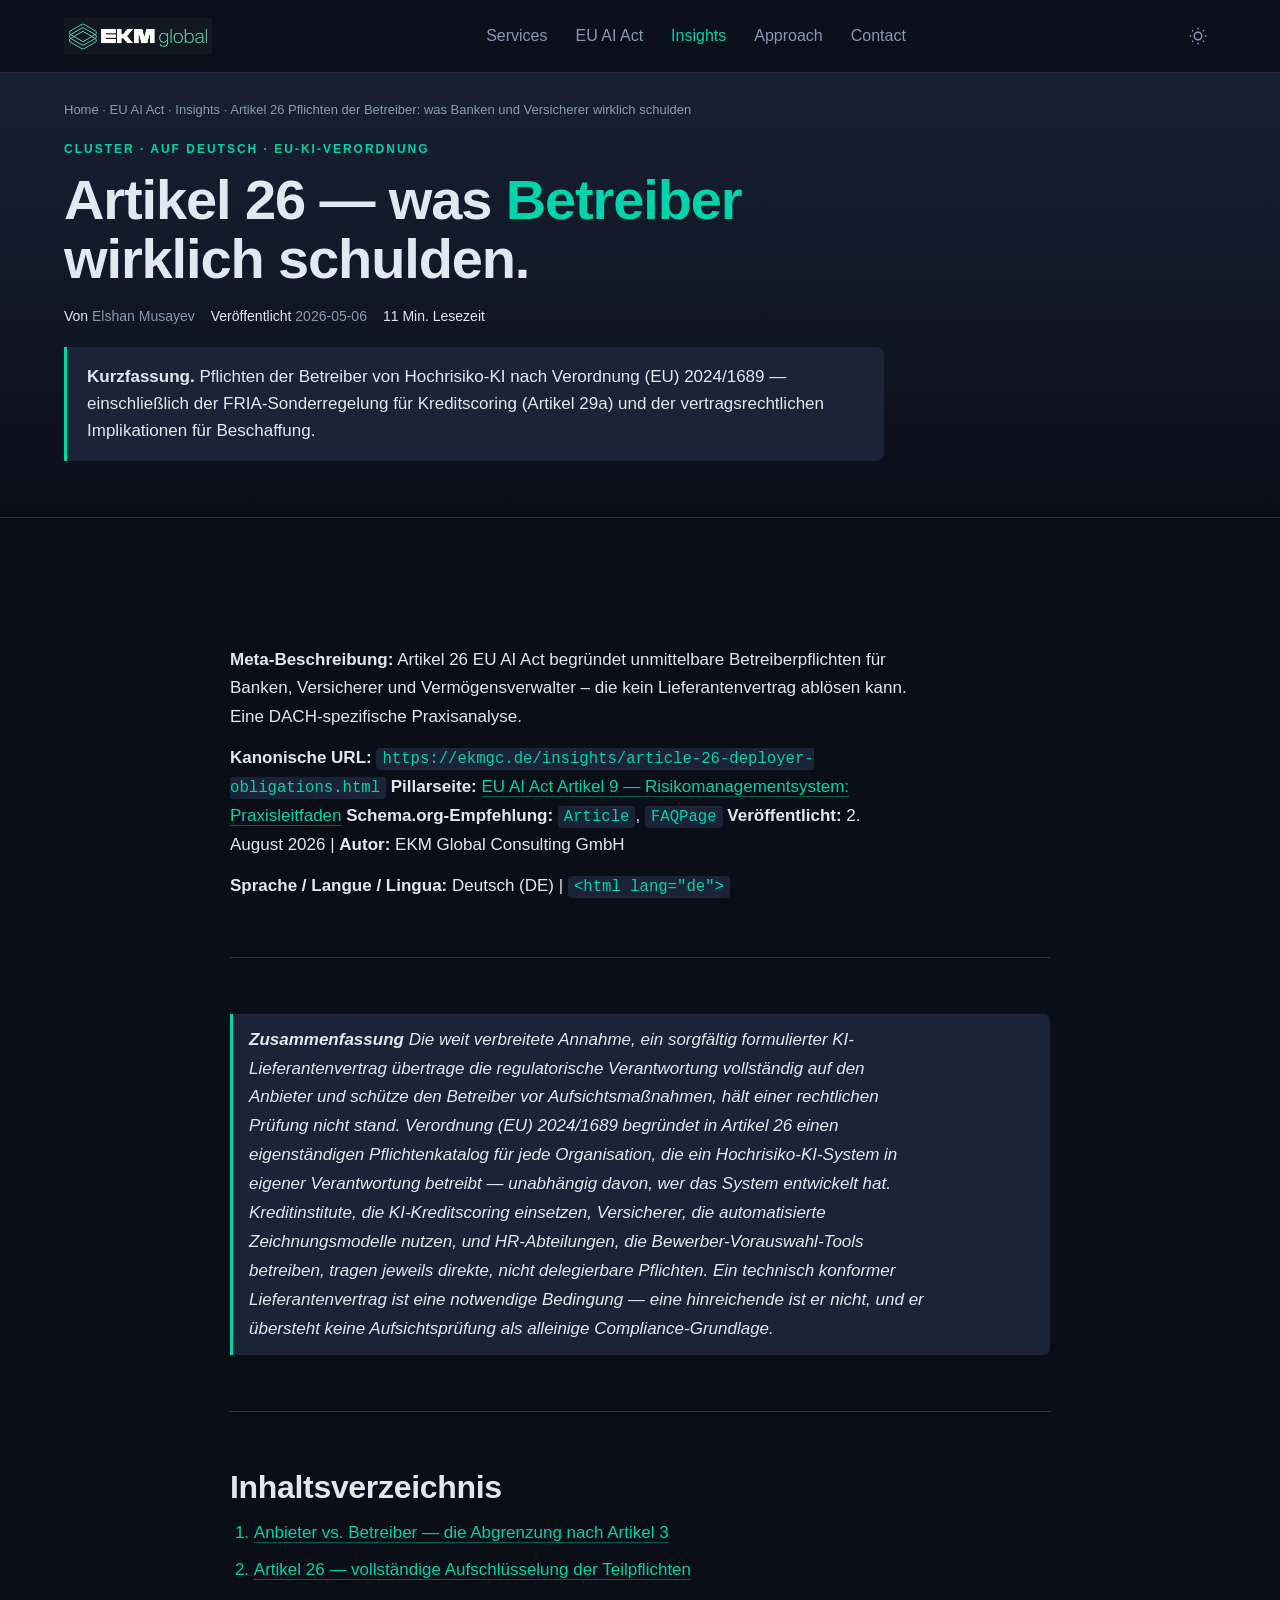
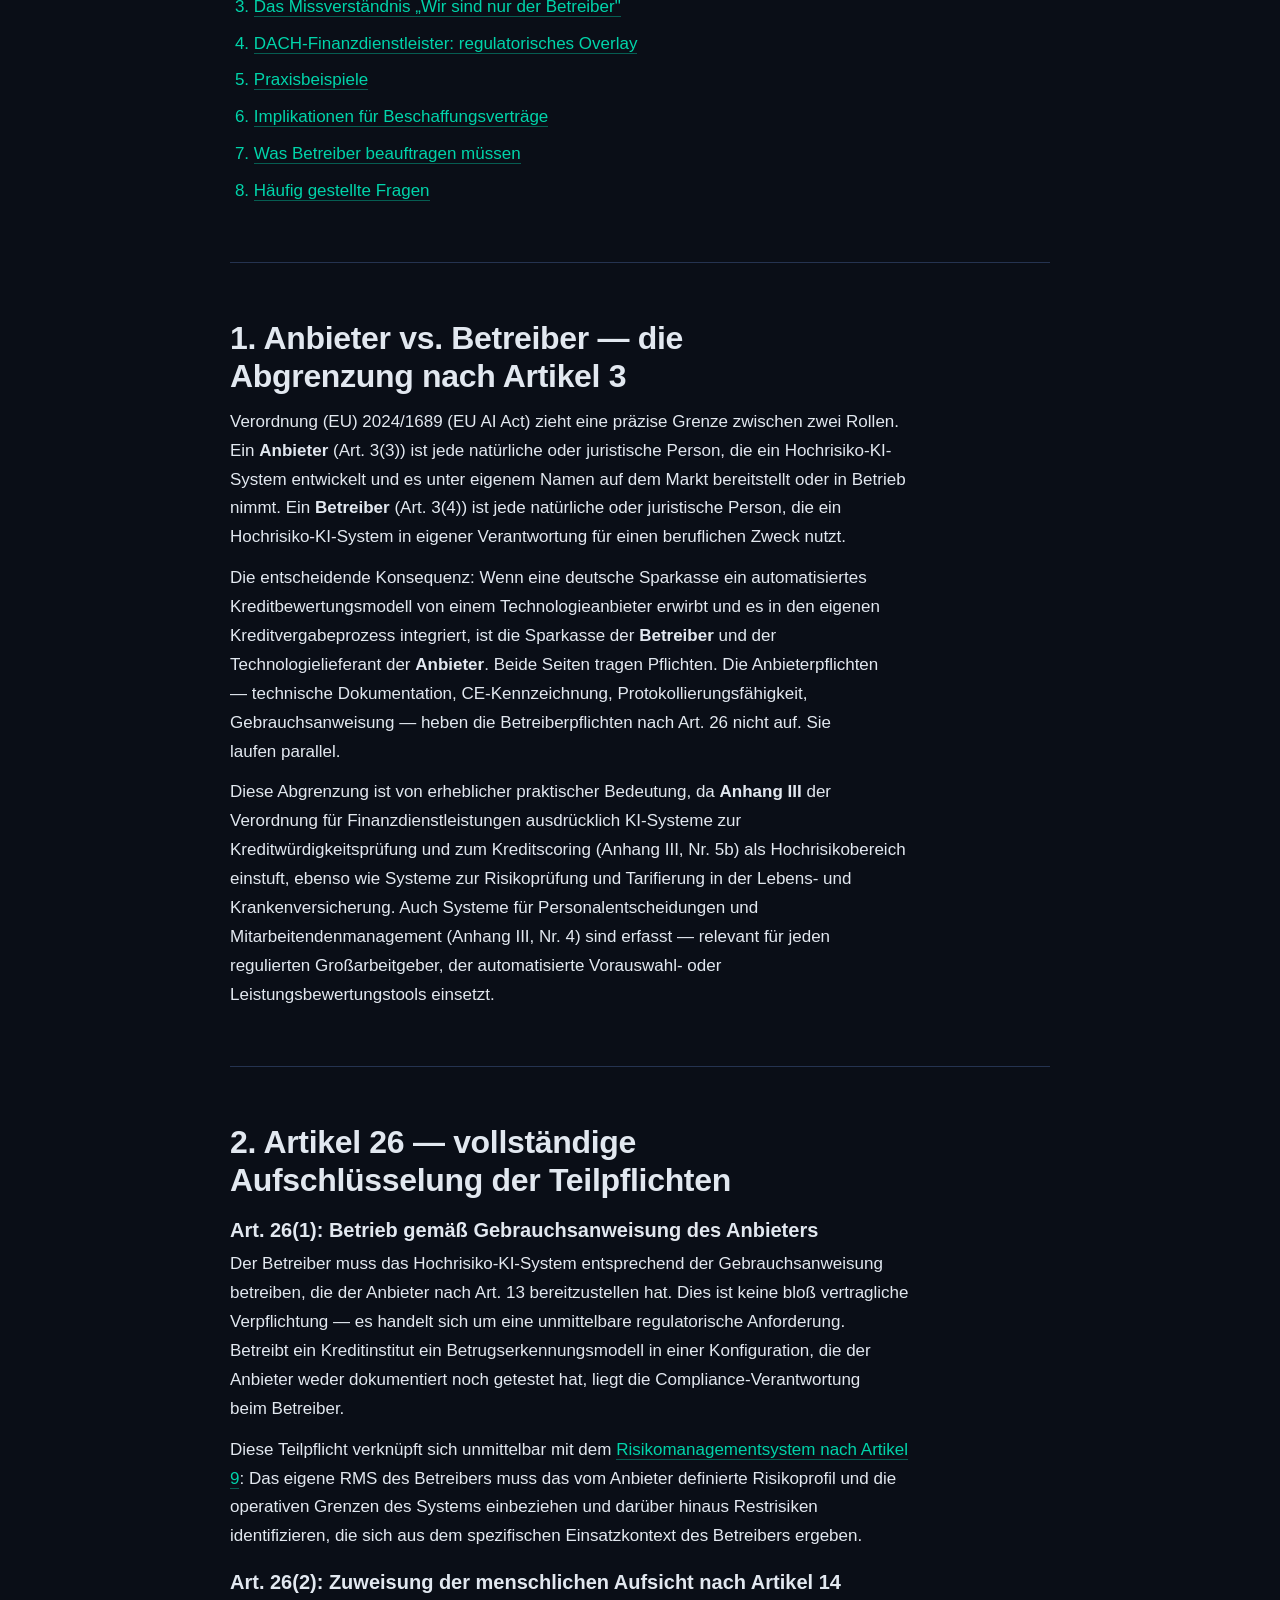
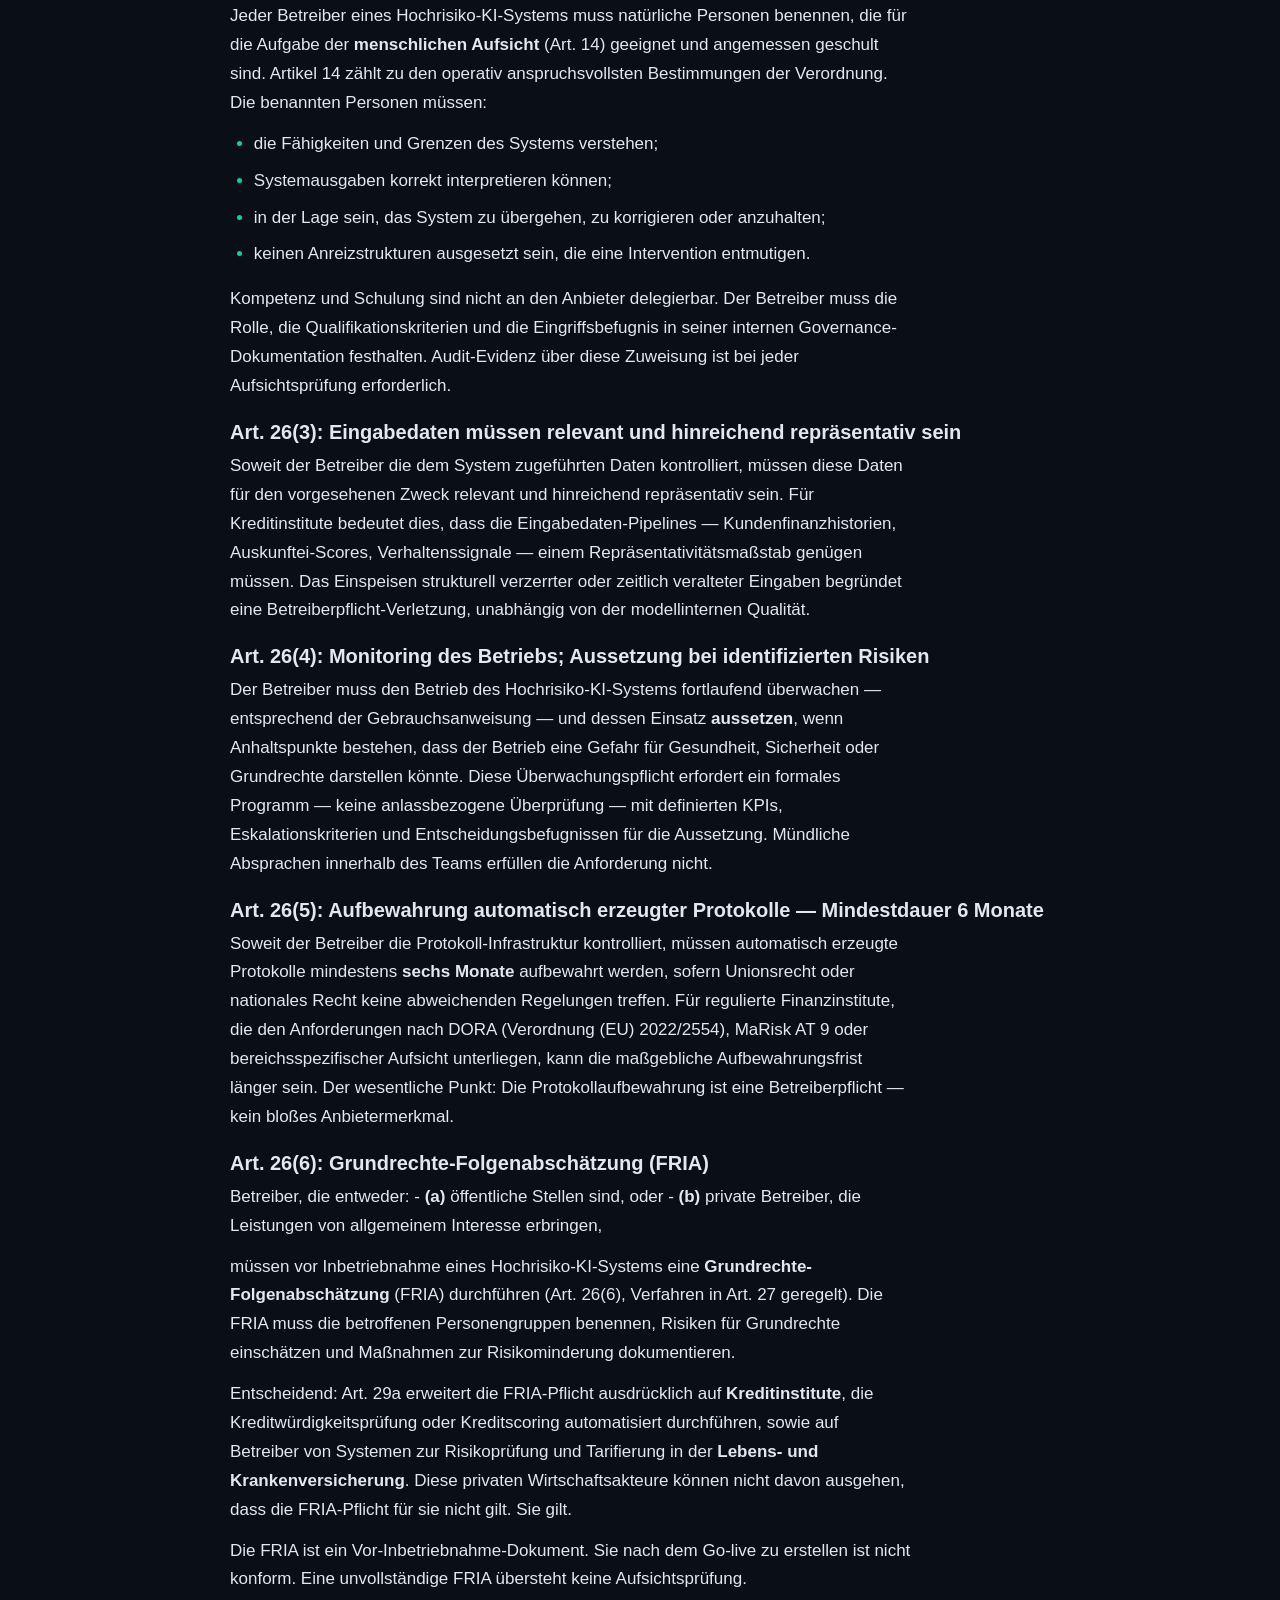
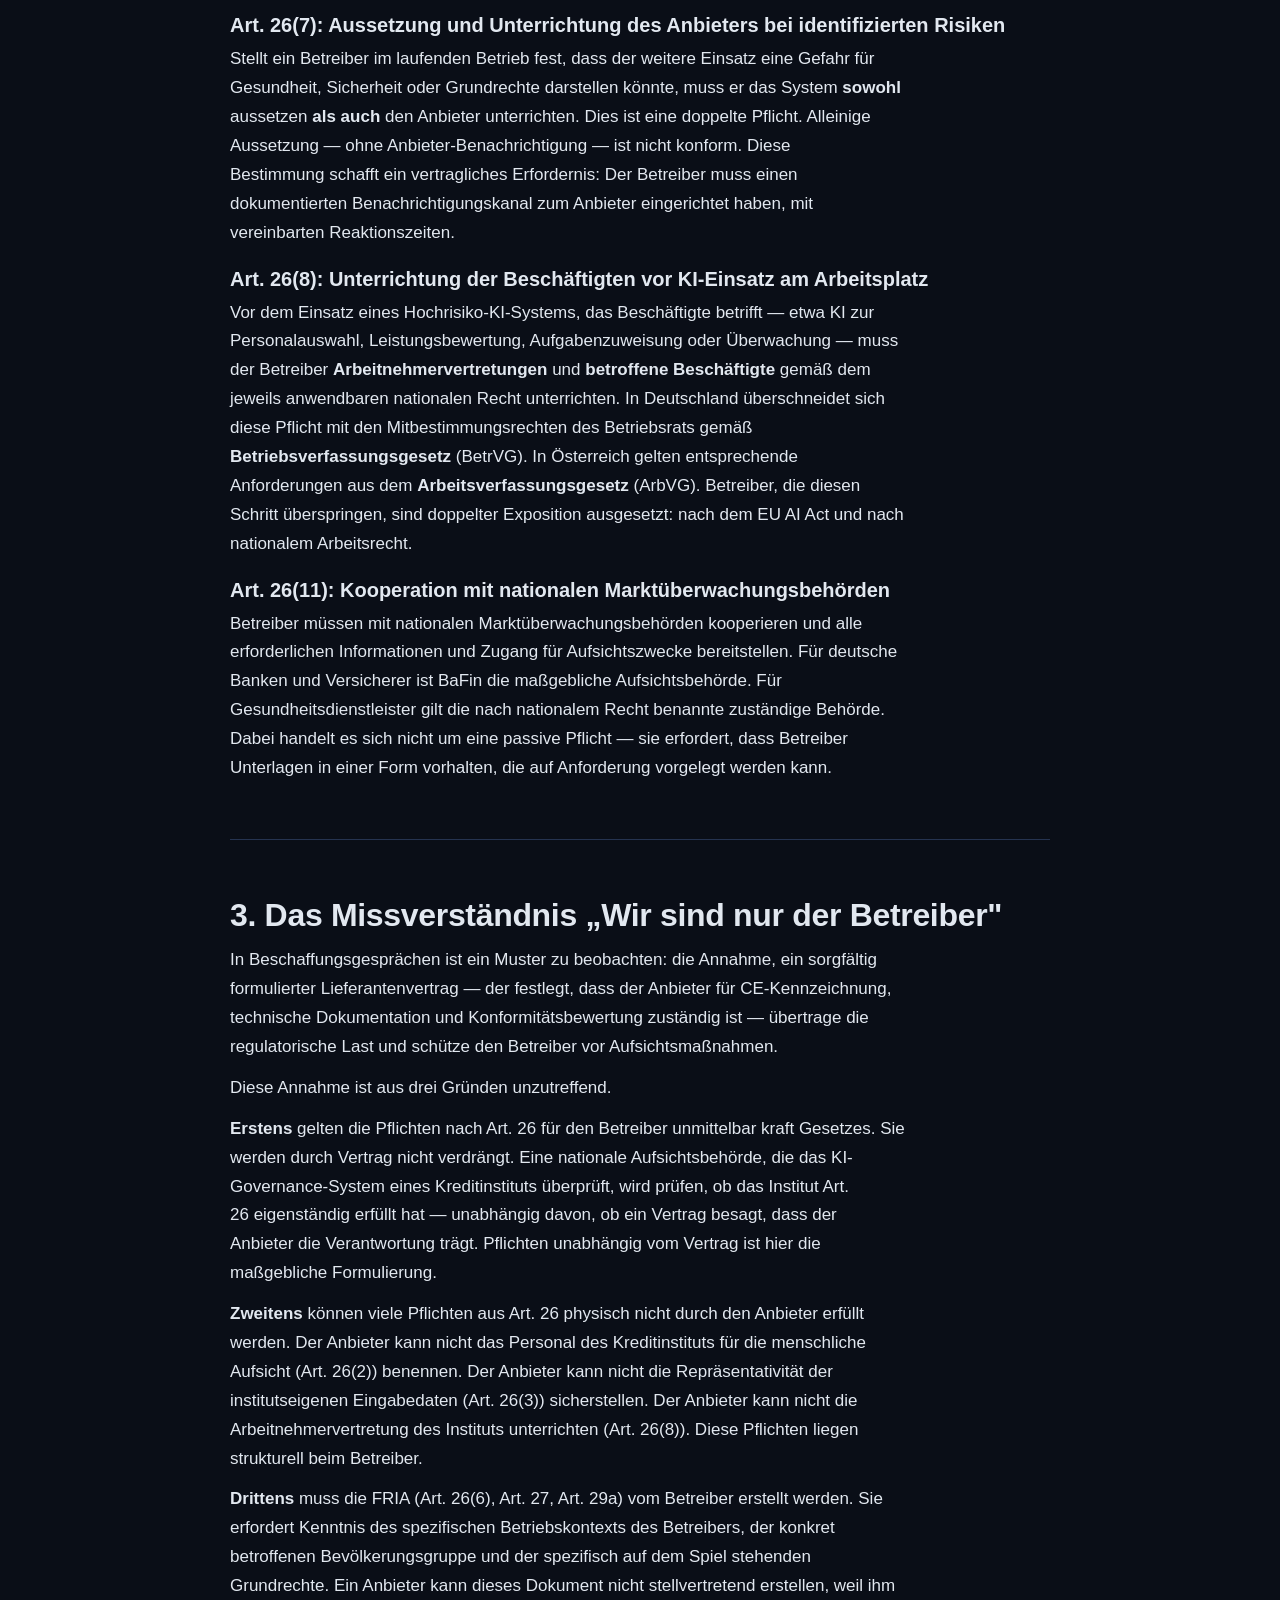
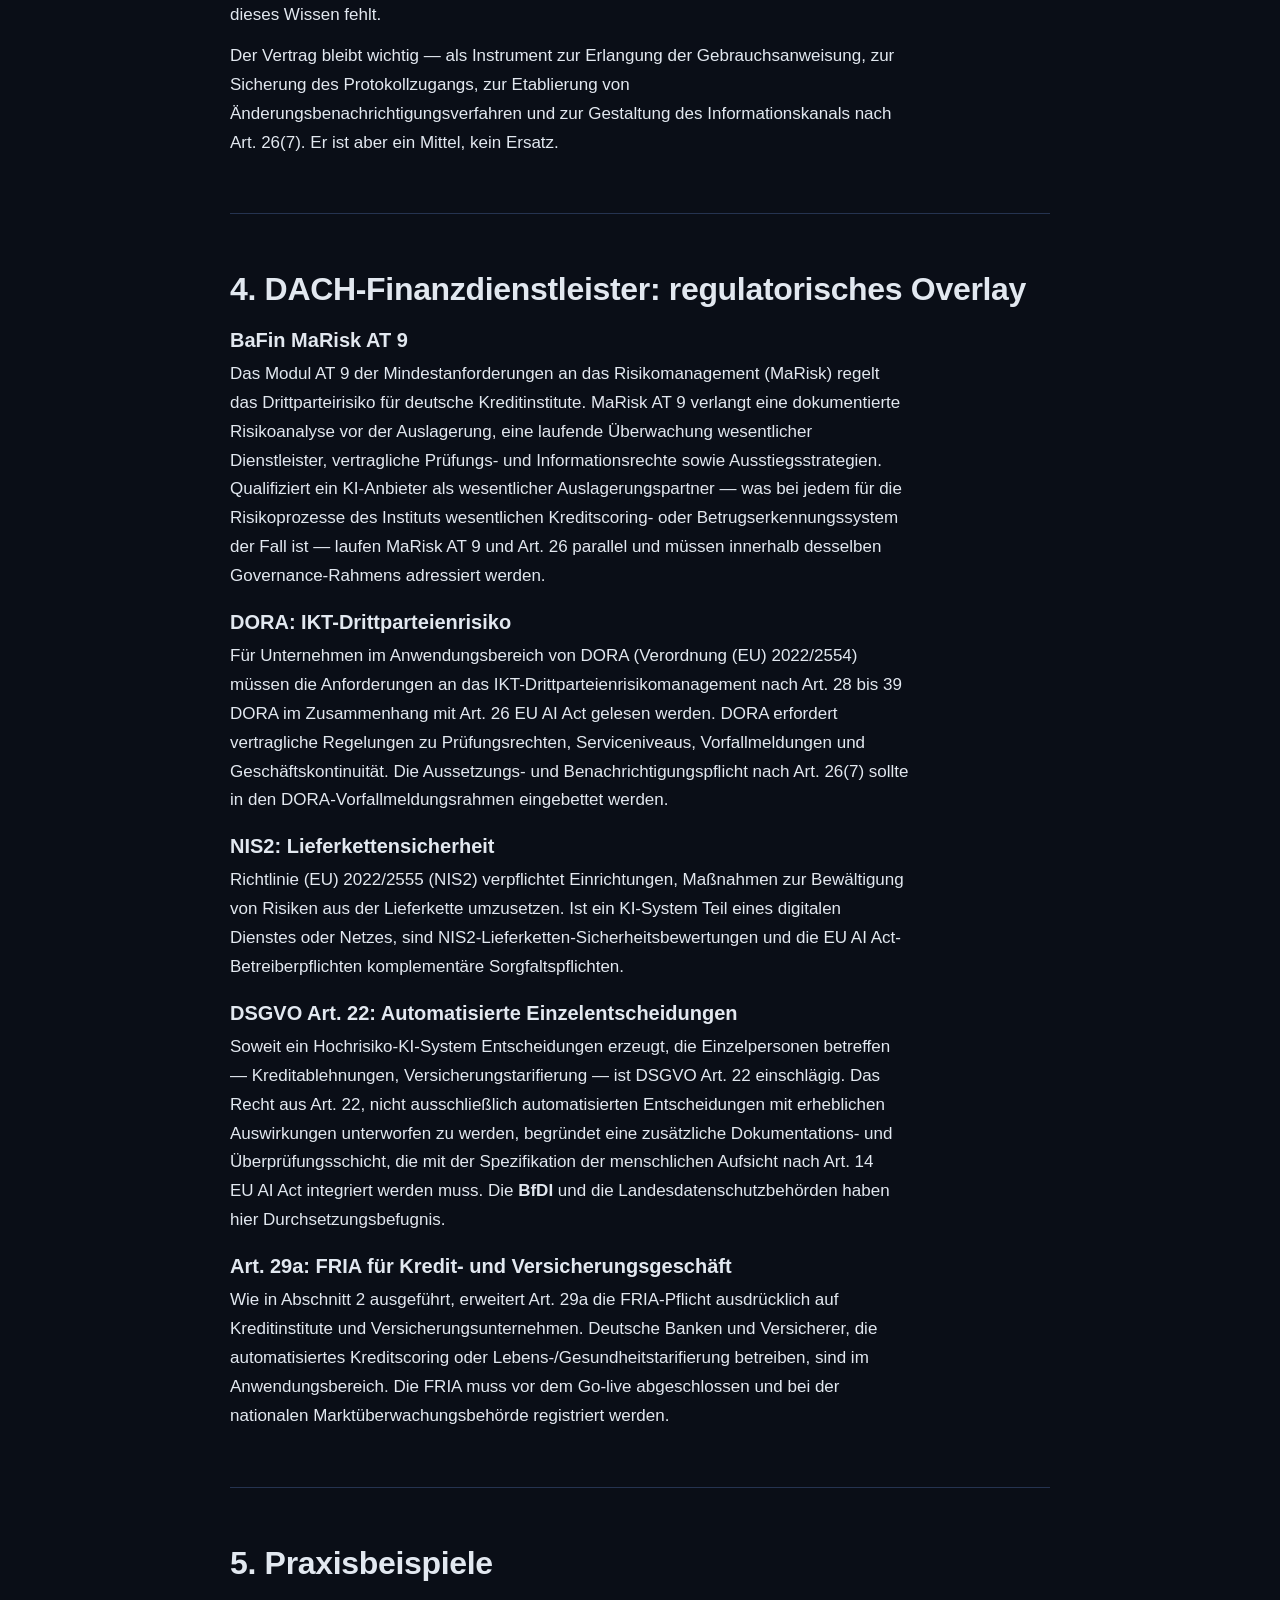
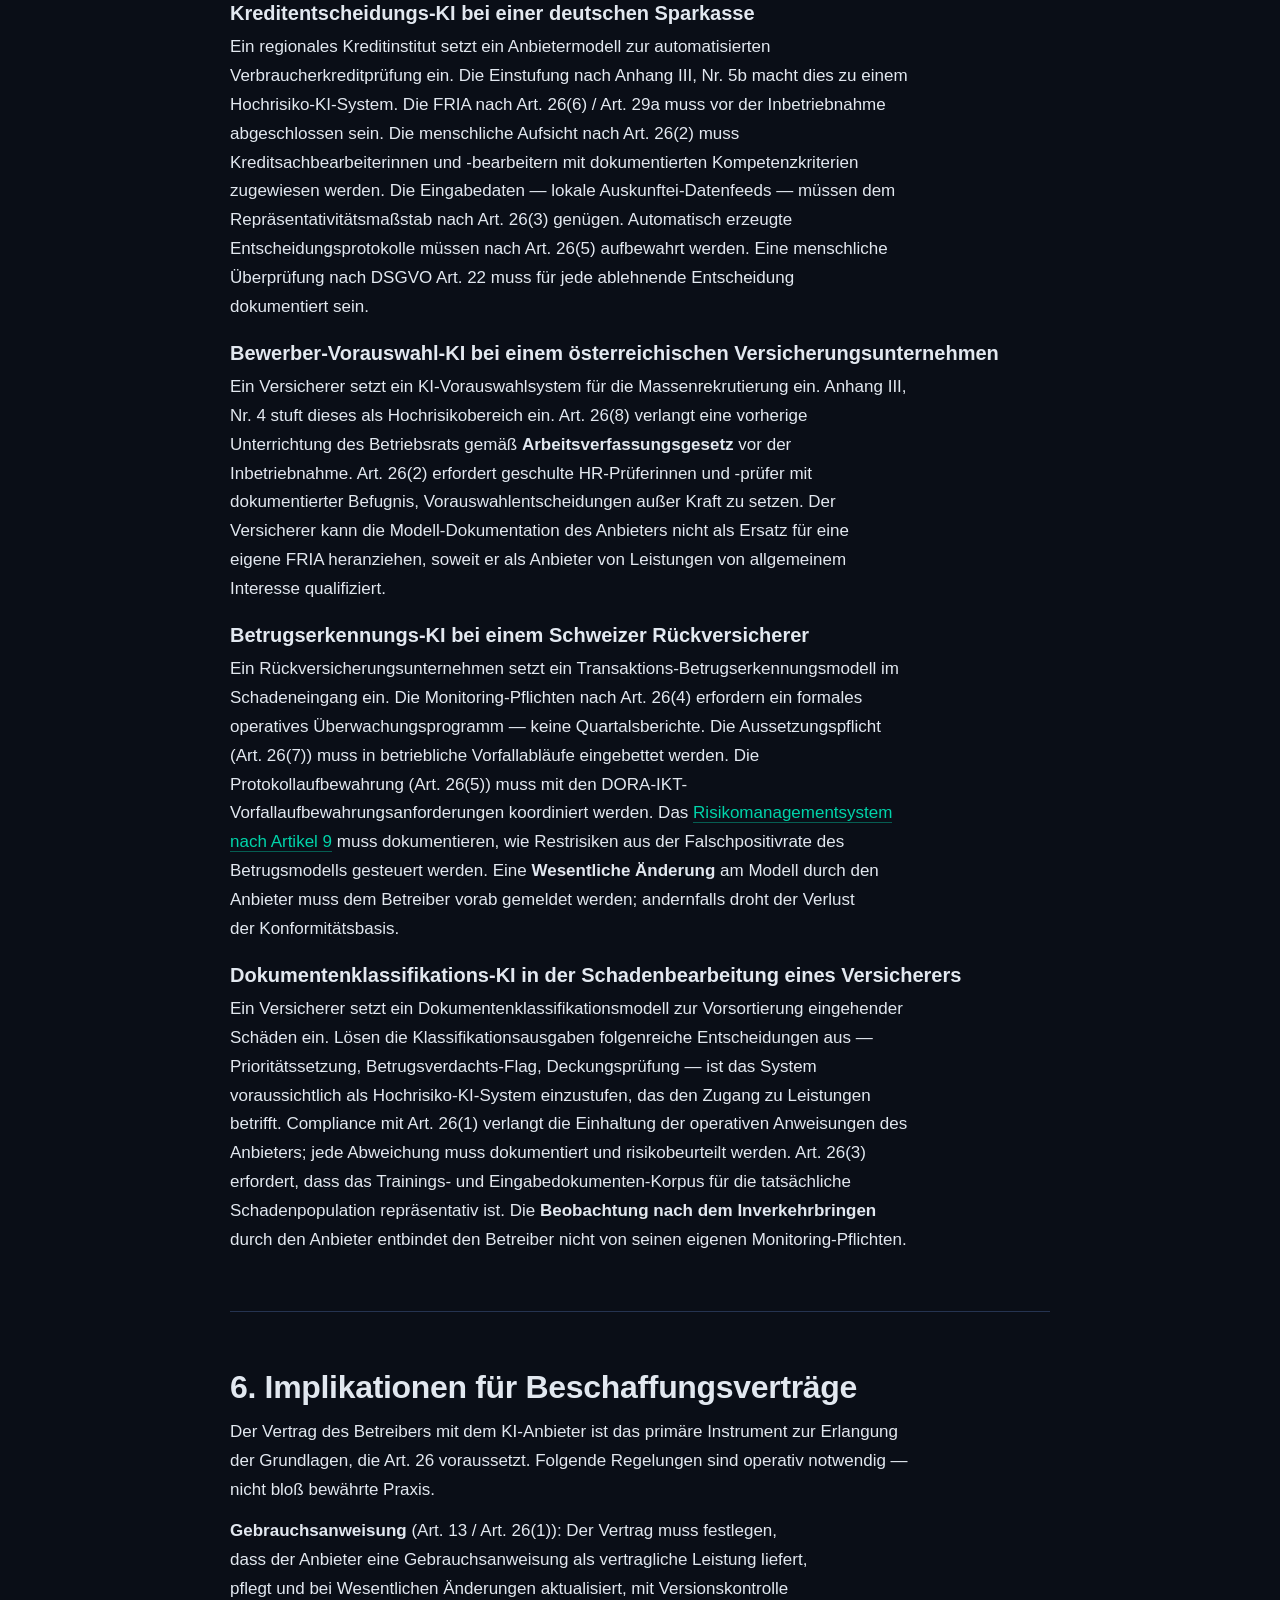
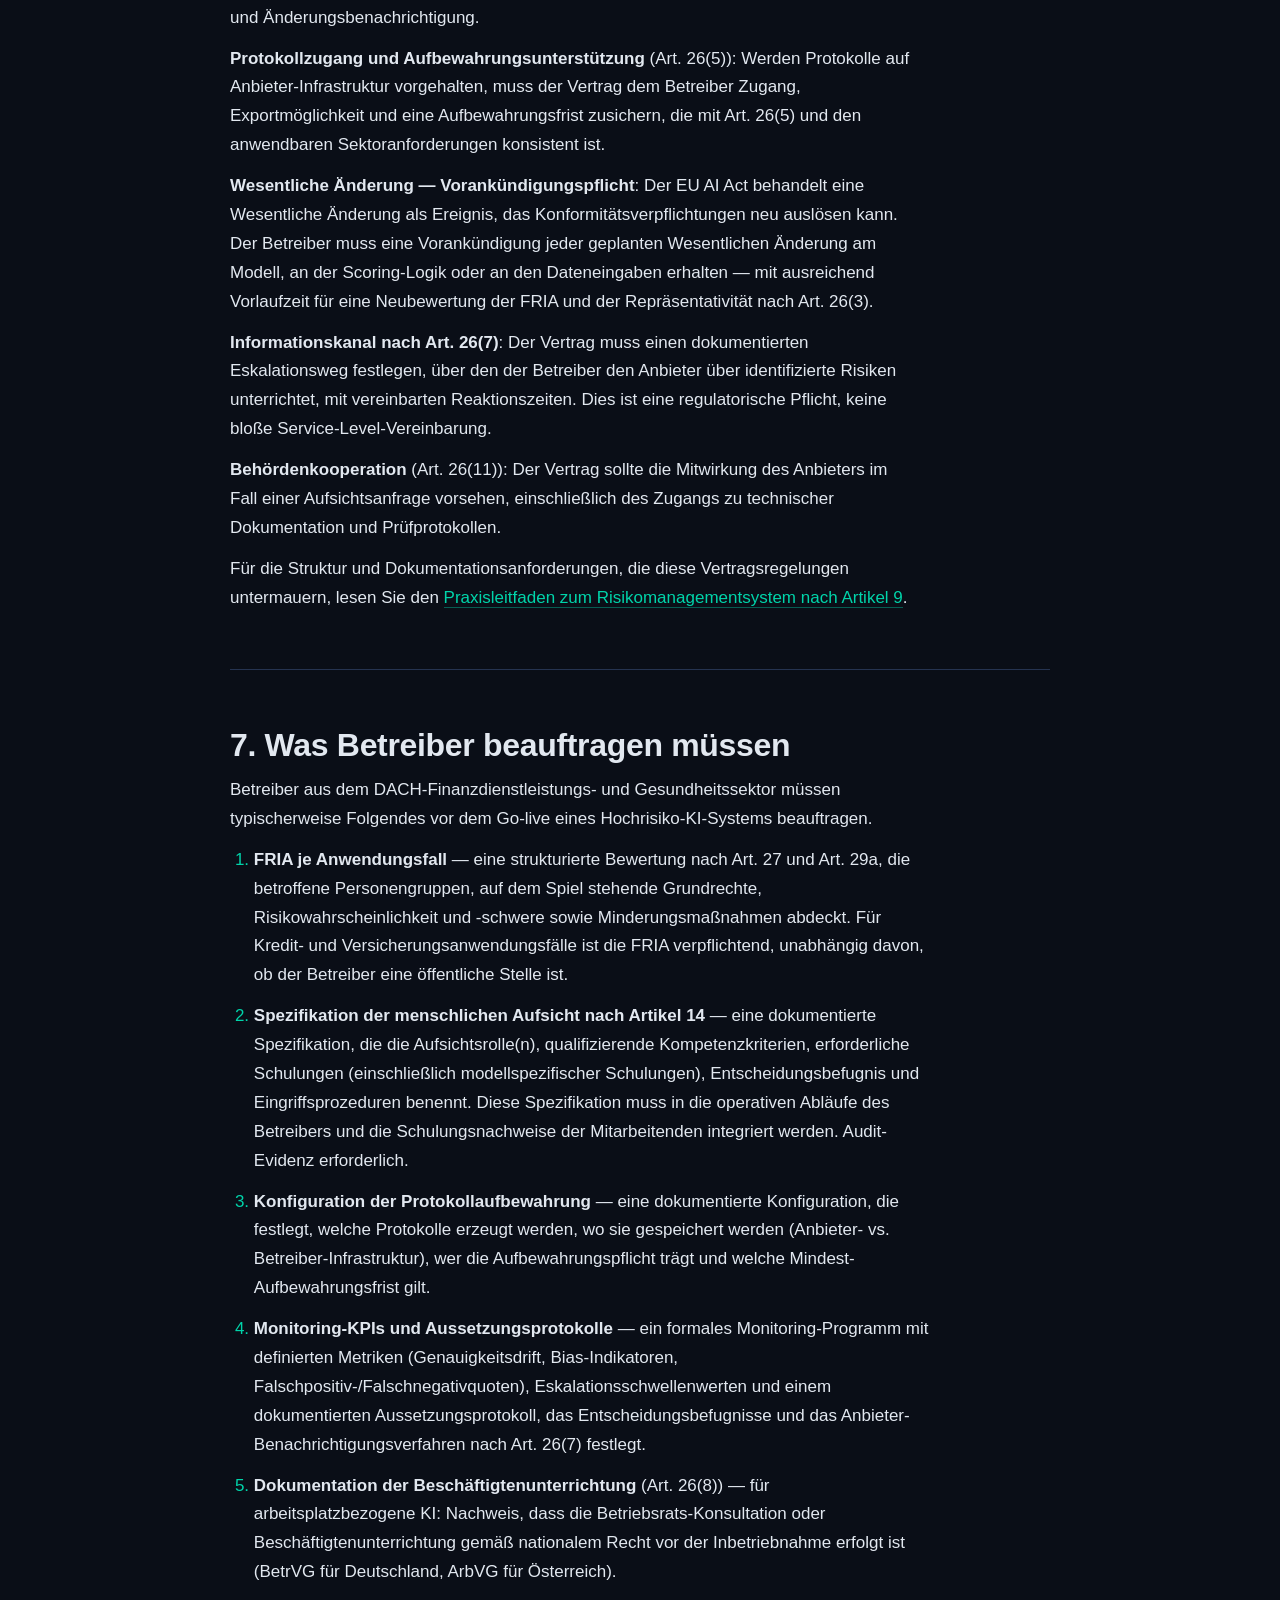
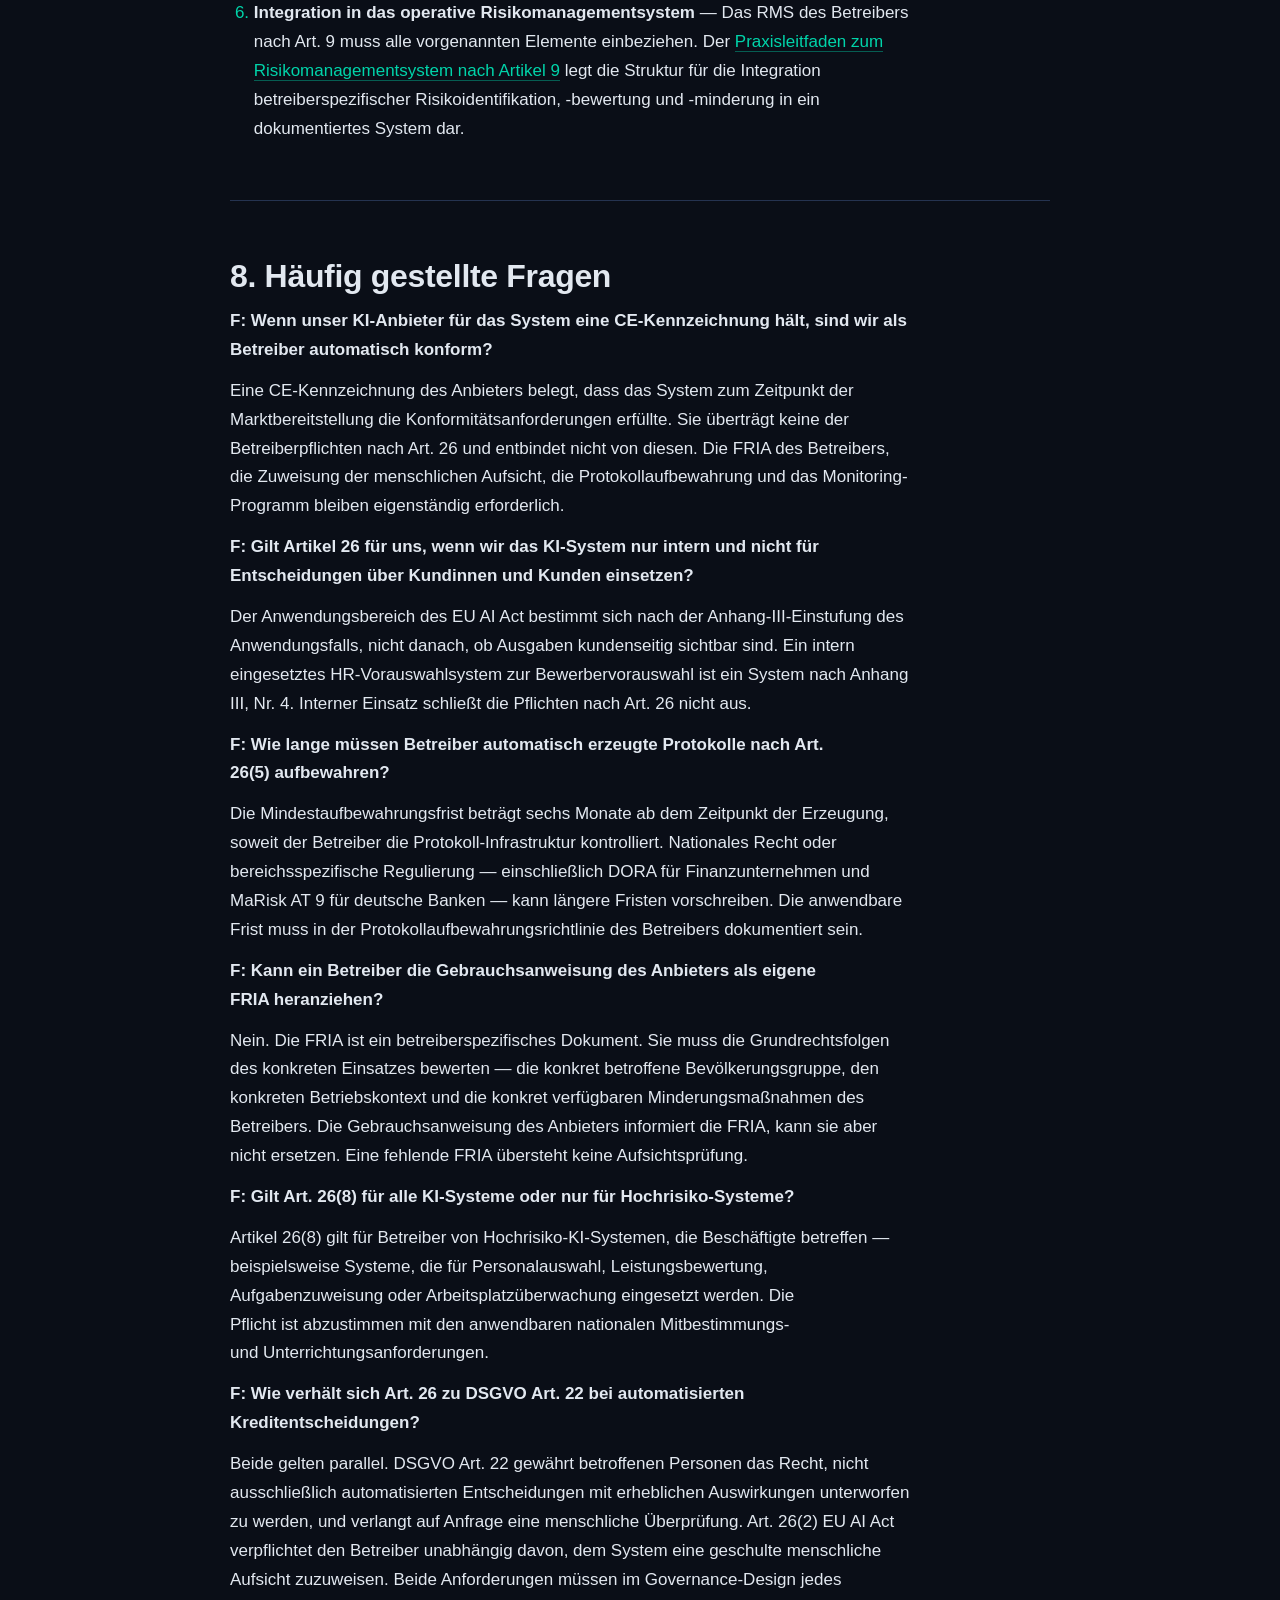
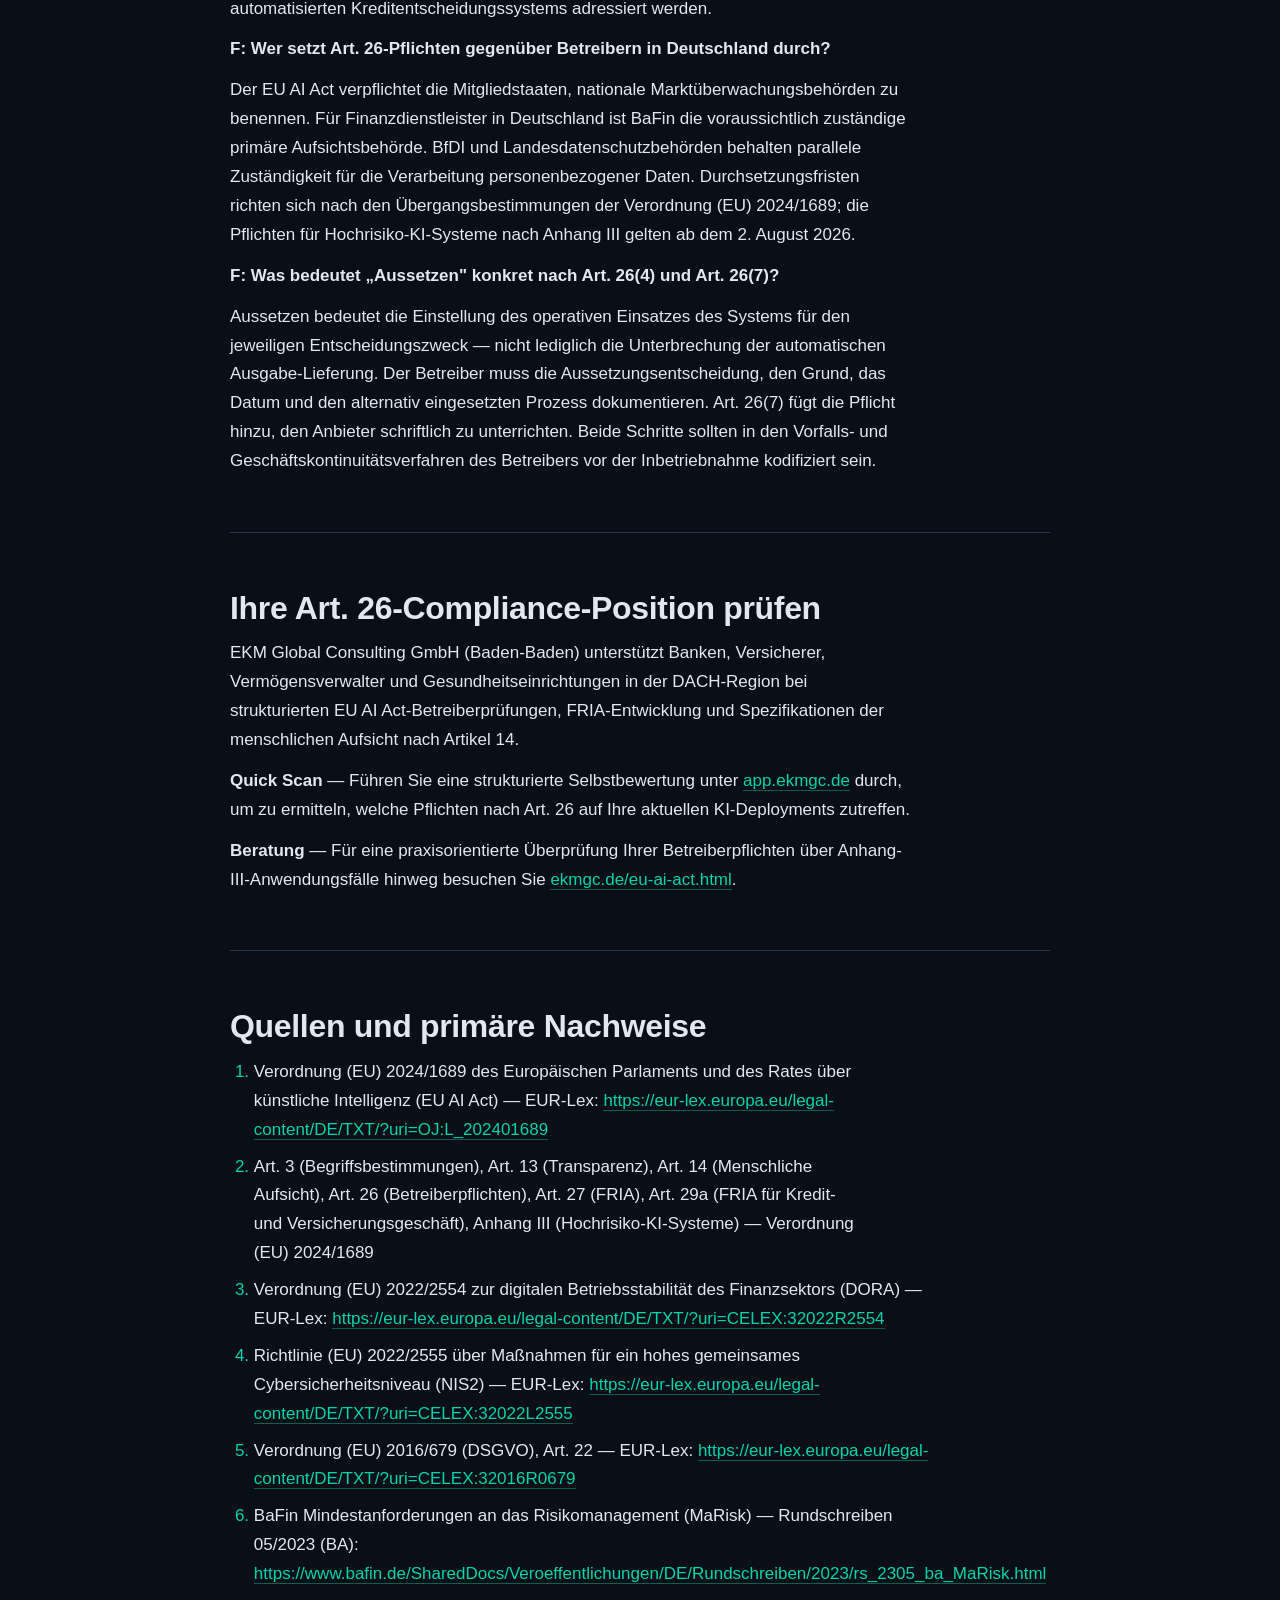
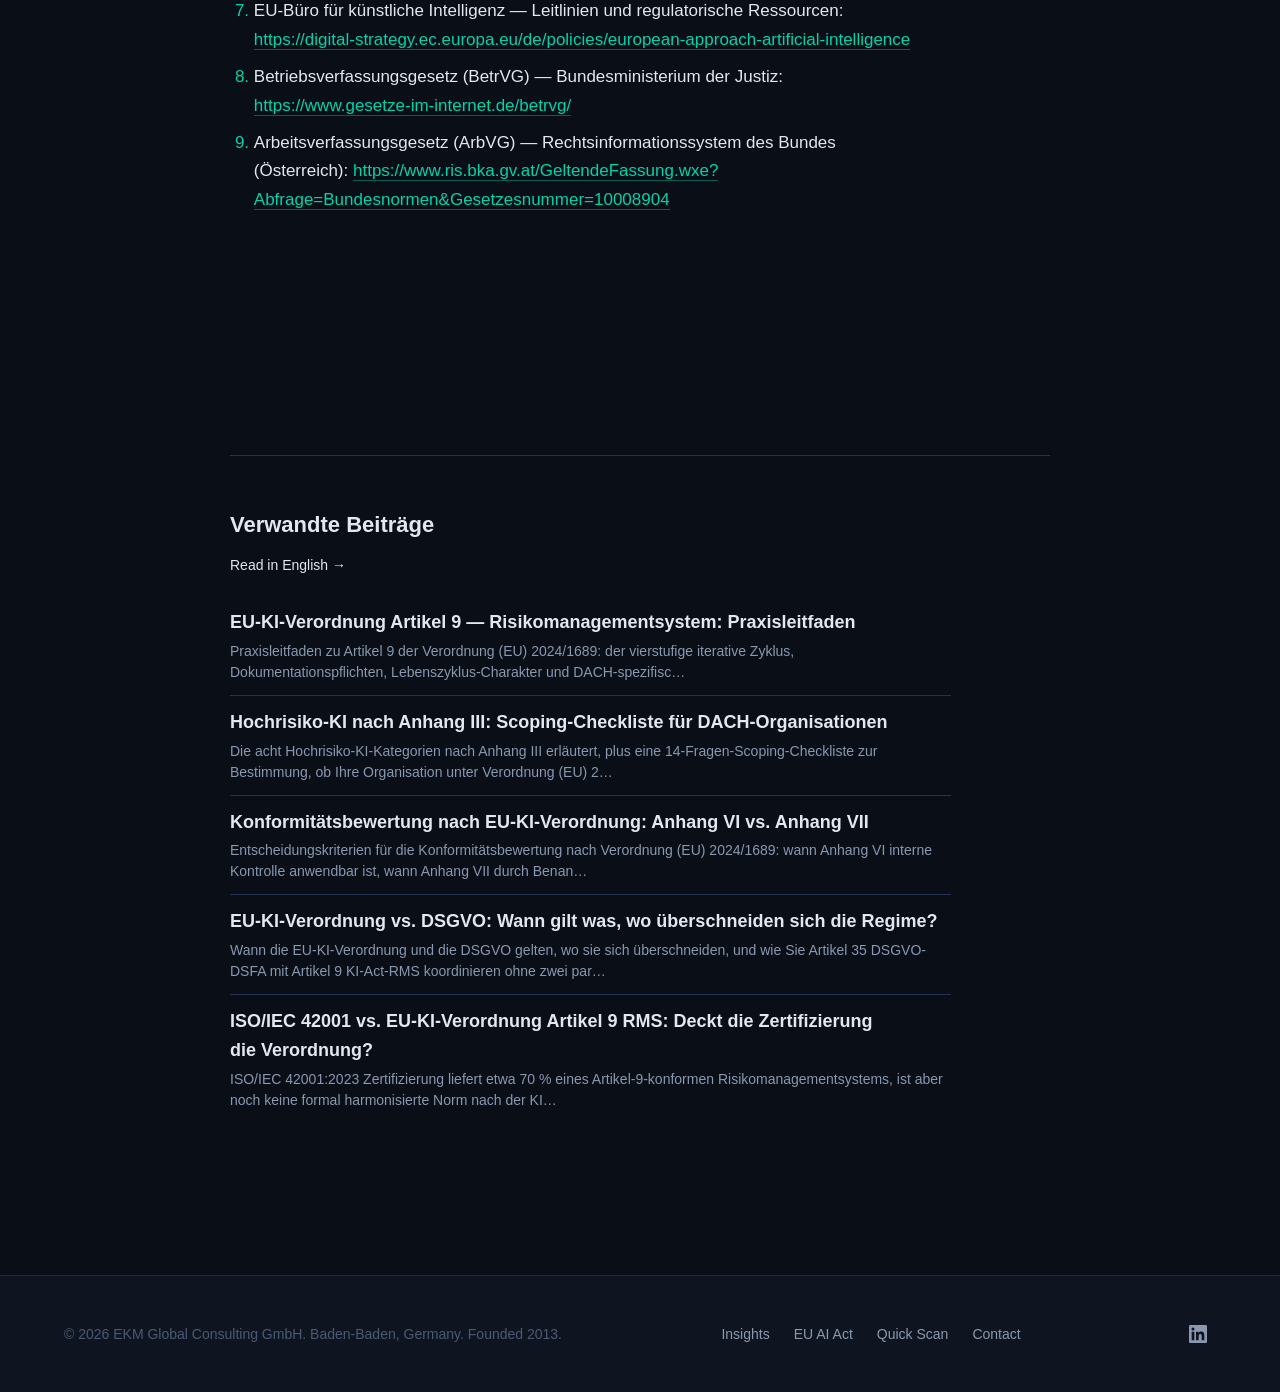
<file: insights/artikel-26-pflichten-betreiber.html>
<!DOCTYPE html>
<html lang="de" data-theme="dark">
<head>
  <meta charset="UTF-8">
  <meta name="viewport" content="width=device-width, initial-scale=1.0">
  <title>Artikel 26 Pflichten der Betreiber: was Banken und Versicherer wirklich schulden — EKM Global Consulting</title>
  <meta name="description" content="Pflichten der Betreiber von Hochrisiko-KI nach Verordnung (EU) 2024/1689 — einschließlich der FRIA-Sonderregelung für Kreditscoring (Artikel 29a) und der vertragsrechtlichen Implikationen für Beschaffung.">
  <link rel="canonical" href="https://ekmgc.de/insights/artikel-26-pflichten-betreiber.html">
  <link rel="alternate" hreflang="en" href="https://ekmgc.de/insights/article-26-deployer-obligations.html">
  <link rel="alternate" hreflang="de" href="https://ekmgc.de/insights/artikel-26-pflichten-betreiber.html">
  <link rel="alternate" hreflang="x-default" href="https://ekmgc.de/insights/article-26-deployer-obligations.html">

  <meta property="og:type" content="article">
  <meta property="og:title" content="Artikel 26 Pflichten der Betreiber: was Banken und Versicherer wirklich schulden">
  <meta property="og:description" content="Pflichten der Betreiber von Hochrisiko-KI nach Verordnung (EU) 2024/1689 — einschließlich der FRIA-Sonderregelung für Kreditscoring (Artikel 29a) und der vertragsrechtlichen Implikationen für Beschaffung.">
  <meta property="og:url" content="https://ekmgc.de/insights/artikel-26-pflichten-betreiber.html">
  <meta property="og:image" content="https://app.ekmgc.de/assets/og-image.png">
  <meta property="og:site_name" content="EKM Global Consulting">
  <meta property="og:locale" content="de_DE">
  <meta property="article:published_time" content="2026-05-06T00:00:00+00:00">
  <meta property="article:author" content="Elshan Musayev">
  <meta property="article:section" content="EU AI Compliance">

  <meta name="twitter:card" content="summary_large_image">
  <meta name="twitter:title" content="Artikel 26 Pflichten der Betreiber: was Banken und Versicherer wirklich schulden">
  <meta name="twitter:description" content="Pflichten der Betreiber von Hochrisiko-KI nach Verordnung (EU) 2024/1689 — einschließlich der FRIA-Sonderregelung für Kreditscoring (Artikel 29a) und der vertragsrechtlichen Implikationen für Beschaffung.">
  <meta name="twitter:image" content="https://app.ekmgc.de/assets/og-image.png">

  <link rel="icon" type="image/svg+xml" href="data:image/svg+xml,%3Csvg xmlns='http://www.w3.org/2000/svg' viewBox='0 0 32 32'%3E%3Cpath d='M16 2L4 9v14l12 7 12-7V9L16 2z' fill='none' stroke='%2300d4aa' stroke-width='2'/%3E%3Cpath d='M16 8l-6 3.5v7L16 22l6-3.5v-7L16 8z' fill='%2300d4aa' opacity='0.3'/%3E%3Ccircle cx='16' cy='15' r='3' fill='%2300d4aa'/%3E%3C/svg%3E">

  <!-- Fonts -->
  <link href="https://api.fontshare.com/v2/css?f[]=cabinet-grotesk@400,500,700,800&f[]=satoshi@300,400,500,700&display=swap" rel="stylesheet">

  <link rel="stylesheet" href="/base.css">
  <link rel="stylesheet" href="/style.css">

  <style>
    /* Insight article page-local styles */
    .insight-hero {
      padding: calc(var(--space-10, 80px) + 60px) 0 var(--space-7, 56px);
      background: linear-gradient(180deg, var(--color-surface-offset, #1a2338) 0%, var(--color-bg, #0a0e17) 100%);
      border-bottom: 1px solid var(--color-border, #253350);
    }
    .insight-crumb {
      font-size: 13px;
      color: var(--color-text-muted, #8899b0);
      margin-bottom: var(--space-3, 16px);
    }
    .insight-crumb a {
      color: var(--color-text-muted, #8899b0);
      text-decoration: none;
      border-bottom: 1px solid transparent;
      transition: border-color 0.15s;
    }
    .insight-crumb a:hover { border-bottom-color: var(--color-primary, #00d4aa); }
    .insight-eyebrow {
      display: inline-block;
      font-size: 12px;
      font-weight: 700;
      letter-spacing: 2px;
      text-transform: uppercase;
      color: var(--color-primary, #00d4aa);
      margin-bottom: var(--space-3, 16px);
    }
    .insight-headline {
      font-family: var(--font-display, 'Cabinet Grotesk', sans-serif);
      font-size: clamp(32px, 5vw, 56px);
      font-weight: 800;
      line-height: 1.05;
      letter-spacing: -0.02em;
      margin: 0 0 var(--space-4, 24px);
      max-width: 900px;
    }
    .insight-headline .accent { color: var(--color-primary, #00d4aa); }
    .insight-meta {
      display: flex;
      gap: var(--space-4, 24px);
      flex-wrap: wrap;
      font-size: 14px;
      color: var(--color-text-muted, #8899b0);
      margin-bottom: var(--space-3, 16px);
    }
    .insight-meta strong { color: var(--color-text, #e2e8f0); font-weight: 500; }
    .insight-tldr {
      max-width: 820px;
      padding: var(--space-4, 24px) var(--space-5, 32px);
      border-left: 3px solid var(--color-primary, #00d4aa);
      background: var(--color-surface-offset, #1a2338);
      border-radius: 0 var(--radius-md, 10px) var(--radius-md, 10px) 0;
      font-size: 17px;
      line-height: 1.6;
      color: var(--color-text, #e2e8f0);
      margin-top: var(--space-5, 32px);
    }
    .insight-body {
      padding: var(--space-8, 64px) 0;
      max-width: 820px;
      margin: 0 auto;
    }
    .insight-body h2 {
      font-family: var(--font-display, 'Cabinet Grotesk', sans-serif);
      font-size: clamp(24px, 3vw, 32px);
      font-weight: 700;
      letter-spacing: -0.01em;
      line-height: 1.2;
      margin: var(--space-7, 56px) 0 var(--space-3, 16px);
      color: var(--color-text, #e2e8f0);
    }
    .insight-body h3 {
      font-family: var(--font-display, 'Cabinet Grotesk', sans-serif);
      font-size: 20px;
      font-weight: 600;
      margin: var(--space-5, 32px) 0 var(--space-2, 8px);
      color: var(--color-text, #e2e8f0);
    }
    .insight-body p {
      font-size: 17px;
      line-height: 1.7;
      color: var(--color-text, #e2e8f0);
      margin: 0 0 var(--space-3, 16px);
    }
    .insight-body ul, .insight-body ol {
      font-size: 17px;
      line-height: 1.7;
      color: var(--color-text, #e2e8f0);
      padding-left: 1.4em;
      margin: 0 0 var(--space-4, 24px);
    }
    .insight-body li { margin-bottom: var(--space-2, 8px); }
    .insight-body li::marker { color: var(--color-primary, #00d4aa); }
    .insight-body strong { color: var(--color-text, #e2e8f0); font-weight: 600; }
    .insight-body em { font-style: italic; color: var(--color-text-muted, #8899b0); }
    .insight-body a {
      color: var(--color-primary, #00d4aa);
      text-decoration: none;
      border-bottom: 1px solid rgba(0, 212, 170, 0.4);
      transition: border-color 0.15s;
    }
    .insight-body a:hover { border-bottom-color: var(--color-primary, #00d4aa); }
    .insight-body blockquote {
      margin: var(--space-5, 32px) 0;
      padding: var(--space-3, 16px) var(--space-4, 24px);
      border-left: 3px solid var(--color-primary, #00d4aa);
      background: var(--color-surface-offset, #1a2338);
      border-radius: 0 var(--radius-sm, 6px) var(--radius-sm, 6px) 0;
      color: var(--color-text-muted, #8899b0);
      font-style: italic;
    }
    .insight-body blockquote p:first-child { margin-top: 0; }
    .insight-body blockquote p:last-child { margin-bottom: 0; }
    .insight-body table {
      width: 100%;
      border-collapse: collapse;
      margin: var(--space-5, 32px) 0;
      font-size: 15px;
    }
    .insight-body th, .insight-body td {
      padding: var(--space-2, 8px) var(--space-3, 16px);
      border: 1px solid var(--color-border, #253350);
      text-align: left;
      vertical-align: top;
    }
    .insight-body th {
      background: var(--color-surface-offset, #1a2338);
      font-weight: 600;
      color: var(--color-text, #e2e8f0);
    }
    .insight-body code {
      background: var(--color-surface-offset, #1a2338);
      padding: 2px 6px;
      border-radius: 4px;
      font-size: 0.92em;
      color: var(--color-primary, #00d4aa);
    }
    .insight-body hr {
      border: none;
      border-top: 1px solid var(--color-border, #253350);
      margin: var(--space-7, 56px) 0;
    }
    .insight-related {
      max-width: 820px;
      margin: 0 auto;
      padding: var(--space-7, 56px) 0;
      border-top: 1px solid var(--color-border, #253350);
    }
    .insight-related h3 {
      font-family: var(--font-display, 'Cabinet Grotesk', sans-serif);
      font-size: 22px;
      font-weight: 700;
      margin-bottom: var(--space-4, 24px);
    }
    .insight-related ul {
      list-style: none;
      padding: 0;
    }
    .insight-related li {
      padding: var(--space-3, 16px) 0;
      border-bottom: 1px solid var(--color-border, #253350);
    }
    .insight-related li:last-child { border-bottom: none; }
    .insight-related__desc {
      display: block;
      font-size: 14px;
      color: var(--color-text-muted, #8899b0);
      margin-top: 4px;
      line-height: 1.5;
    }
    .insight-related__alt {
      margin: var(--space-3, 16px) 0 var(--space-5, 32px);
      font-size: 14px;
    }
    .insight-related__alt a {
      color: var(--color-primary, #00d4aa);
      text-decoration: none;
      font-weight: 600;
    }
    .insight-related a {
      color: var(--color-text, #e2e8f0);
      text-decoration: none;
      font-weight: 500;
      transition: color 0.15s;
    }
    .insight-related a:hover { color: var(--color-primary, #00d4aa); }
  </style>

  <!-- Schema.org JSON-LD: Article + BreadcrumbList -->
  <script type="application/ld+json">
{
  "@context": "https://schema.org",
  "@graph": [
    {
      "@type": "Article",
      "@id": "https://ekmgc.de/insights/artikel-26-pflichten-betreiber.html#article",
      "headline": "Artikel 26 Pflichten der Betreiber: was Banken und Versicherer wirklich schulden",
      "description": "Pflichten der Betreiber von Hochrisiko-KI nach Verordnung (EU) 2024/1689 — einschließlich der FRIA-Sonderregelung für Kreditscoring (Artikel 29a) und der vertragsrechtlichen Implikationen für Beschaffung.",
      "url": "https://ekmgc.de/insights/artikel-26-pflichten-betreiber.html",
      "mainEntityOfPage": "https://ekmgc.de/insights/artikel-26-pflichten-betreiber.html",
      "datePublished": "2026-05-06",
      "dateModified": "2026-05-06",
      "inLanguage": "de-DE",
      "isAccessibleForFree": true,
      "keywords": "EU AI Act, Regulation (EU) 2024/1689, Annex III, Article 9, Article 26, conformity assessment, GPAI, AI compliance, RegTech, BSI C5, BaFin",
      "articleSection": "EU AI Compliance",
      "author": {
        "@type": "Person",
        "@id": "https://www.linkedin.com/in/elshan-musayev/#person",
        "name": "Elshan Musayev",
        "url": "https://www.linkedin.com/in/elshan-musayev/",
        "jobTitle": "Founder & CEO",
        "sameAs": [
          "https://www.linkedin.com/in/elshan-musayev/",
          "https://www.linkedin.com/in/elshanmusayev/",
          "https://elshanmusayev.com"
        ]
      },
      "publisher": {
        "@type": "Organization",
        "@id": "https://ekmgc.de/#organization",
        "name": "EKM Global Consulting GmbH",
        "url": "https://ekmgc.de",
        "logo": {
          "@type": "ImageObject",
          "url": "https://app.ekmgc.de/assets/logo_ekm_icon.png",
          "width": 1024,
          "height": 1024
        },
        "sameAs": [
          "https://www.linkedin.com/company/ekm-global-consulting-gmbh/",
          "https://www.linkedin.com/showcase/121553912/",
          "https://www.linkedin.com/showcase/121603994/",
          "https://www.crunchbase.com/organization/ekm-global-consulting"
        ]
      },
      "about": {
        "@type": "Legislation",
        "name": "Regulation (EU) 2024/1689 (Artificial Intelligence Act)",
        "legislationJurisdiction": "European Union",
        "legislationDate": "2024-06-13"
      }
    },
    {
      "@type": "BreadcrumbList",
      "@id": "https://ekmgc.de/insights/artikel-26-pflichten-betreiber.html#breadcrumb",
      "itemListElement": [
        {
          "@type": "ListItem",
          "position": 1,
          "name": "Home",
          "item": "https://ekmgc.de/"
        },
        {
          "@type": "ListItem",
          "position": 2,
          "name": "EU AI Act",
          "item": "https://ekmgc.de/eu-ai-act.html"
        },
        {
          "@type": "ListItem",
          "position": 3,
          "name": "Insights",
          "item": "https://ekmgc.de/insights/"
        },
        {
          "@type": "ListItem",
          "position": 4,
          "name": "Artikel 26 Pflichten der Betreiber: was Banken und Versicherer wirklich schulden",
          "item": "https://ekmgc.de/insights/artikel-26-pflichten-betreiber.html"
        }
      ]
    }
  ]
}
  </script>
</head>

<body>
  <!-- ============ HEADER ============ -->
  <header class="header" id="header">
    <div class="container header__inner">
      <a href="/" class="header__logo" aria-label="EKM Global Consulting">
        <img src="/assets/logo-dark.jpg" alt="EKM Global Consulting — think smarter" class="header__logo-img" id="siteLogo">
      </a>

      <nav class="nav" id="nav" aria-label="Main navigation">
        <ul class="nav__list" role="list">
          <li><a href="/#services" class="nav__link">Services</a></li>
          <li><a href="/eu-ai-act.html" class="nav__link">EU AI Act</a></li>
          <li><a href="/insights/" class="nav__link nav__link--active">Insights</a></li>
          <li><a href="/#approach" class="nav__link">Approach</a></li>
          <li><a href="/#contact" class="nav__link">Contact</a></li>
        </ul>
      </nav>

      <div class="header__controls">
        <button class="toggle-btn" id="themeToggle" data-theme-toggle aria-label="Switch theme">
          <svg width="18" height="18" viewBox="0 0 24 24" fill="none" stroke="currentColor" stroke-width="2"><circle cx="12" cy="12" r="5"/><path d="M12 1v2M12 21v2M4.22 4.22l1.42 1.42M18.36 18.36l1.42 1.42M1 12h2M21 12h2M4.22 19.78l1.42-1.42M18.36 5.64l1.42-1.42"/></svg>
        </button>
        <button class="menu-toggle" id="menuToggle" aria-label="Menu" aria-expanded="false">
          <span></span><span></span><span></span>
        </button>
      </div>
    </div>
  </header>

  <!-- ============ HERO ============ -->
  <section class="insight-hero">
    <div class="container">
      <div class="insight-crumb">
        <a href="/">Home</a> · <a href="/eu-ai-act.html">EU AI Act</a> · <a href="/insights/">Insights</a> · Artikel 26 Pflichten der Betreiber: was Banken und Versicherer wirklich schulden
      </div>
      <div class="insight-eyebrow">Cluster · Auf Deutsch · EU-KI-Verordnung</div>
      <h1 class="insight-headline">Artikel 26 — was <span class="accent">Betreiber</span> wirklich schulden.</h1>
      <div class="insight-meta">
        <span><strong>Von</strong> Elshan Musayev</span>
        <span><strong>Veröffentlicht</strong> 2026-05-06</span>
        <span><strong>11 Min. Lesezeit</strong></span>
      </div>
      <div class="insight-tldr">
        <strong>Kurzfassung.</strong> Pflichten der Betreiber von Hochrisiko-KI nach Verordnung (EU) 2024/1689 — einschließlich der FRIA-Sonderregelung für Kreditscoring (Artikel 29a) und der vertragsrechtlichen Implikationen für Beschaffung.
      </div>
    </div>
  </section>

  <!-- ============ BODY ============ -->
  <section class="container">
    <article class="insight-body">
<p><strong>Meta-Beschreibung:</strong> Artikel 26 EU AI Act begründet unmittelbare Betreiberpflichten für Banken, Versicherer und Vermögensverwalter – die kein Lieferantenvertrag ablösen kann. Eine DACH-spezifische Praxisanalyse.</p>
<p><strong>Kanonische URL:</strong> <code>https://ekmgc.de/insights/article-26-deployer-obligations.html</code>
<strong>Pillarseite:</strong> <a href="/insights/article-9-risikomanagementsystem-leitfaden.html">EU AI Act Artikel 9 — Risikomanagementsystem: Praxisleitfaden</a>
<strong>Schema.org-Empfehlung:</strong> <code>Article</code>, <code>FAQPage</code>
<strong>Veröffentlicht:</strong> 2. August 2026 | <strong>Autor:</strong> EKM Global Consulting GmbH</p>
<p><strong>Sprache / Langue / Lingua:</strong> Deutsch (DE) | <code>&lt;html lang="de"&gt;</code></p>
<hr>
<blockquote>
<p><strong>Zusammenfassung</strong> Die weit verbreitete Annahme, ein sorgfältig formulierter KI-Lieferantenvertrag übertrage die regulatorische Verantwortung vollständig auf den Anbieter und schütze den Betreiber vor Aufsichtsmaßnahmen, hält einer rechtlichen Prüfung nicht stand. Verordnung (EU) 2024/1689 begründet in Artikel 26 einen eigenständigen Pflichtenkatalog für jede Organisation, die ein Hochrisiko-KI-System in eigener Verantwortung betreibt — unabhängig davon, wer das System entwickelt hat. Kreditinstitute, die KI-Kreditscoring einsetzen, Versicherer, die automatisierte Zeichnungsmodelle nutzen, und HR-Abteilungen, die Bewerber-Vorauswahl-Tools betreiben, tragen jeweils direkte, nicht delegierbare Pflichten. Ein technisch konformer Lieferantenvertrag ist eine notwendige Bedingung — eine hinreichende ist er nicht, und er übersteht keine Aufsichtsprüfung als alleinige Compliance-Grundlage.</p>
</blockquote>
<hr>
<h2>Inhaltsverzeichnis</h2>
<ol>
<li><a href="#anbieter-vs-betreiber">Anbieter vs. Betreiber — die Abgrenzung nach Artikel 3</a></li>
<li><a href="#artikel-26-aufschluesselung">Artikel 26 — vollständige Aufschlüsselung der Teilpflichten</a></li>
<li><a href="#missverstaendnis">Das Missverständnis „Wir sind nur der Betreiber"</a></li>
<li><a href="#dach-overlay">DACH-Finanzdienstleister: regulatorisches Overlay</a></li>
<li><a href="#praxisbeispiele">Praxisbeispiele</a></li>
<li><a href="#beschaffungsvertraege">Implikationen für Beschaffungsverträge</a></li>
<li><a href="#beauftragung">Was Betreiber beauftragen müssen</a></li>
<li><a href="#faq">Häufig gestellte Fragen</a></li>
</ol>
<hr>
<h2 id="anbieter-vs-betreiber">1. Anbieter vs. Betreiber — die Abgrenzung nach Artikel 3</h2>
<p>Verordnung (EU) 2024/1689 (EU AI Act) zieht eine präzise Grenze zwischen zwei Rollen. Ein <strong>Anbieter</strong> (Art. 3(3)) ist jede natürliche oder juristische Person, die ein Hochrisiko-KI-System entwickelt und es unter eigenem Namen auf dem Markt bereitstellt oder in Betrieb nimmt. Ein <strong>Betreiber</strong> (Art. 3(4)) ist jede natürliche oder juristische Person, die ein Hochrisiko-KI-System in eigener Verantwortung für einen beruflichen Zweck nutzt.</p>
<p>Die entscheidende Konsequenz: Wenn eine deutsche Sparkasse ein automatisiertes Kreditbewertungsmodell von einem Technologieanbieter erwirbt und es in den eigenen Kreditvergabeprozess integriert, ist die Sparkasse der <strong>Betreiber</strong> und der Technologielieferant der <strong>Anbieter</strong>. Beide Seiten tragen Pflichten. Die Anbieterpflichten — technische Dokumentation, CE-Kennzeichnung, Protokollierungsfähigkeit, Gebrauchsanweisung — heben die Betreiberpflichten nach Art. 26 nicht auf. Sie laufen parallel.</p>
<p>Diese Abgrenzung ist von erheblicher praktischer Bedeutung, da <strong>Anhang III</strong> der Verordnung für Finanzdienstleistungen ausdrücklich KI-Systeme zur Kreditwürdigkeitsprüfung und zum Kreditscoring (Anhang III, Nr. 5b) als Hochrisikobereich einstuft, ebenso wie Systeme zur Risikoprüfung und Tarifierung in der Lebens- und Krankenversicherung. Auch Systeme für Personalentscheidungen und Mitarbeitendenmanagement (Anhang III, Nr. 4) sind erfasst — relevant für jeden regulierten Großarbeitgeber, der automatisierte Vorauswahl- oder Leistungsbewertungstools einsetzt.</p>
<hr>
<h2 id="artikel-26-aufschluesselung">2. Artikel 26 — vollständige Aufschlüsselung der Teilpflichten</h2>
<h3>Art. 26(1): Betrieb gemäß Gebrauchsanweisung des Anbieters</h3>
<p>Der Betreiber muss das Hochrisiko-KI-System entsprechend der Gebrauchsanweisung betreiben, die der Anbieter nach Art. 13 bereitzustellen hat. Dies ist keine bloß vertragliche Verpflichtung — es handelt sich um eine unmittelbare regulatorische Anforderung. Betreibt ein Kreditinstitut ein Betrugserkennungsmodell in einer Konfiguration, die der Anbieter weder dokumentiert noch getestet hat, liegt die Compliance-Verantwortung beim Betreiber.</p>
<p>Diese Teilpflicht verknüpft sich unmittelbar mit dem <a href="/insights/article-9-risikomanagementsystem-leitfaden.html">Risikomanagementsystem nach Artikel 9</a>: Das eigene RMS des Betreibers muss das vom Anbieter definierte Risikoprofil und die operativen Grenzen des Systems einbeziehen und darüber hinaus Restrisiken identifizieren, die sich aus dem spezifischen Einsatzkontext des Betreibers ergeben.</p>
<h3>Art. 26(2): Zuweisung der menschlichen Aufsicht nach Artikel 14</h3>
<p>Jeder Betreiber eines Hochrisiko-KI-Systems muss natürliche Personen benennen, die für die Aufgabe der <strong>menschlichen Aufsicht</strong> (Art. 14) geeignet und angemessen geschult sind. Artikel 14 zählt zu den operativ anspruchsvollsten Bestimmungen der Verordnung. Die benannten Personen müssen:</p>
<ul>
<li>die Fähigkeiten und Grenzen des Systems verstehen;</li>
<li>Systemausgaben korrekt interpretieren können;</li>
<li>in der Lage sein, das System zu übergehen, zu korrigieren oder anzuhalten;</li>
<li>keinen Anreizstrukturen ausgesetzt sein, die eine Intervention entmutigen.</li>
</ul>
<p>Kompetenz und Schulung sind nicht an den Anbieter delegierbar. Der Betreiber muss die Rolle, die Qualifikationskriterien und die Eingriffsbefugnis in seiner internen Governance-Dokumentation festhalten. Audit-Evidenz über diese Zuweisung ist bei jeder Aufsichtsprüfung erforderlich.</p>
<h3>Art. 26(3): Eingabedaten müssen relevant und hinreichend repräsentativ sein</h3>
<p>Soweit der Betreiber die dem System zugeführten Daten kontrolliert, müssen diese Daten für den vorgesehenen Zweck relevant und hinreichend repräsentativ sein. Für Kreditinstitute bedeutet dies, dass die Eingabedaten-Pipelines — Kundenfinanzhistorien, Auskunftei-Scores, Verhaltenssignale — einem Repräsentativitätsmaßstab genügen müssen. Das Einspeisen strukturell verzerrter oder zeitlich veralteter Eingaben begründet eine Betreiberpflicht-Verletzung, unabhängig von der modellinternen Qualität.</p>
<h3>Art. 26(4): Monitoring des Betriebs; Aussetzung bei identifizierten Risiken</h3>
<p>Der Betreiber muss den Betrieb des Hochrisiko-KI-Systems fortlaufend überwachen — entsprechend der Gebrauchsanweisung — und dessen Einsatz <strong>aussetzen</strong>, wenn Anhaltspunkte bestehen, dass der Betrieb eine Gefahr für Gesundheit, Sicherheit oder Grundrechte darstellen könnte. Diese Überwachungspflicht erfordert ein formales Programm — keine anlassbezogene Überprüfung — mit definierten KPIs, Eskalationskriterien und Entscheidungsbefugnissen für die Aussetzung. Mündliche Absprachen innerhalb des Teams erfüllen die Anforderung nicht.</p>
<h3>Art. 26(5): Aufbewahrung automatisch erzeugter Protokolle — Mindestdauer 6 Monate</h3>
<p>Soweit der Betreiber die Protokoll-Infrastruktur kontrolliert, müssen automatisch erzeugte Protokolle mindestens <strong>sechs Monate</strong> aufbewahrt werden, sofern Unionsrecht oder nationales Recht keine abweichenden Regelungen treffen. Für regulierte Finanzinstitute, die den Anforderungen nach DORA (Verordnung (EU) 2022/2554), MaRisk AT 9 oder bereichsspezifischer Aufsicht unterliegen, kann die maßgebliche Aufbewahrungsfrist länger sein. Der wesentliche Punkt: Die Protokollaufbewahrung ist eine Betreiberpflicht — kein bloßes Anbietermerkmal.</p>
<h3 id="fria">Art. 26(6): Grundrechte-Folgenabschätzung (FRIA)</h3>
<p>Betreiber, die entweder:
- <strong>(a)</strong> öffentliche Stellen sind, oder
- <strong>(b)</strong> private Betreiber, die Leistungen von allgemeinem Interesse erbringen,</p>
<p>müssen vor Inbetriebnahme eines Hochrisiko-KI-Systems eine <strong>Grundrechte-Folgenabschätzung</strong> (FRIA) durchführen (Art. 26(6), Verfahren in Art. 27 geregelt). Die FRIA muss die betroffenen Personengruppen benennen, Risiken für Grundrechte einschätzen und Maßnahmen zur Risikominderung dokumentieren.</p>
<p>Entscheidend: Art. 29a erweitert die FRIA-Pflicht ausdrücklich auf <strong>Kreditinstitute</strong>, die Kreditwürdigkeitsprüfung oder Kreditscoring automatisiert durchführen, sowie auf Betreiber von Systemen zur Risikoprüfung und Tarifierung in der <strong>Lebens- und Krankenversicherung</strong>. Diese privaten Wirtschaftsakteure können nicht davon ausgehen, dass die FRIA-Pflicht für sie nicht gilt. Sie gilt.</p>
<p>Die FRIA ist ein Vor-Inbetriebnahme-Dokument. Sie nach dem Go-live zu erstellen ist nicht konform. Eine unvollständige FRIA übersteht keine Aufsichtsprüfung.</p>
<h3>Art. 26(7): Aussetzung und Unterrichtung des Anbieters bei identifizierten Risiken</h3>
<p>Stellt ein Betreiber im laufenden Betrieb fest, dass der weitere Einsatz eine Gefahr für Gesundheit, Sicherheit oder Grundrechte darstellen könnte, muss er das System <strong>sowohl</strong> aussetzen <strong>als auch</strong> den Anbieter unterrichten. Dies ist eine doppelte Pflicht. Alleinige Aussetzung — ohne Anbieter-Benachrichtigung — ist nicht konform. Diese Bestimmung schafft ein vertragliches Erfordernis: Der Betreiber muss einen dokumentierten Benachrichtigungskanal zum Anbieter eingerichtet haben, mit vereinbarten Reaktionszeiten.</p>
<h3>Art. 26(8): Unterrichtung der Beschäftigten vor KI-Einsatz am Arbeitsplatz</h3>
<p>Vor dem Einsatz eines Hochrisiko-KI-Systems, das Beschäftigte betrifft — etwa KI zur Personalauswahl, Leistungsbewertung, Aufgabenzuweisung oder Überwachung — muss der Betreiber <strong>Arbeitnehmervertretungen</strong> und <strong>betroffene Beschäftigte</strong> gemäß dem jeweils anwendbaren nationalen Recht unterrichten. In Deutschland überschneidet sich diese Pflicht mit den Mitbestimmungsrechten des Betriebsrats gemäß <strong>Betriebsverfassungsgesetz</strong> (BetrVG). In Österreich gelten entsprechende Anforderungen aus dem <strong>Arbeitsverfassungsgesetz</strong> (ArbVG). Betreiber, die diesen Schritt überspringen, sind doppelter Exposition ausgesetzt: nach dem EU AI Act und nach nationalem Arbeitsrecht.</p>
<h3>Art. 26(11): Kooperation mit nationalen Marktüberwachungsbehörden</h3>
<p>Betreiber müssen mit nationalen Marktüberwachungsbehörden kooperieren und alle erforderlichen Informationen und Zugang für Aufsichtszwecke bereitstellen. Für deutsche Banken und Versicherer ist BaFin die maßgebliche Aufsichtsbehörde. Für Gesundheitsdienstleister gilt die nach nationalem Recht benannte zuständige Behörde. Dabei handelt es sich nicht um eine passive Pflicht — sie erfordert, dass Betreiber Unterlagen in einer Form vorhalten, die auf Anforderung vorgelegt werden kann.</p>
<hr>
<h2 id="missverstaendnis">3. Das Missverständnis „Wir sind nur der Betreiber"</h2>
<p>In Beschaffungsgesprächen ist ein Muster zu beobachten: die Annahme, ein sorgfältig formulierter Lieferantenvertrag — der festlegt, dass der Anbieter für CE-Kennzeichnung, technische Dokumentation und Konformitätsbewertung zuständig ist — übertrage die regulatorische Last und schütze den Betreiber vor Aufsichtsmaßnahmen.</p>
<p>Diese Annahme ist aus drei Gründen unzutreffend.</p>
<p><strong>Erstens</strong> gelten die Pflichten nach Art. 26 für den Betreiber unmittelbar kraft Gesetzes. Sie werden durch Vertrag nicht verdrängt. Eine nationale Aufsichtsbehörde, die das KI-Governance-System eines Kreditinstituts überprüft, wird prüfen, ob das Institut Art. 26 eigenständig erfüllt hat — unabhängig davon, ob ein Vertrag besagt, dass der Anbieter die Verantwortung trägt. Pflichten unabhängig vom Vertrag ist hier die maßgebliche Formulierung.</p>
<p><strong>Zweitens</strong> können viele Pflichten aus Art. 26 physisch nicht durch den Anbieter erfüllt werden. Der Anbieter kann nicht das Personal des Kreditinstituts für die menschliche Aufsicht (Art. 26(2)) benennen. Der Anbieter kann nicht die Repräsentativität der institutseigenen Eingabedaten (Art. 26(3)) sicherstellen. Der Anbieter kann nicht die Arbeitnehmervertretung des Instituts unterrichten (Art. 26(8)). Diese Pflichten liegen strukturell beim Betreiber.</p>
<p><strong>Drittens</strong> muss die FRIA (Art. 26(6), Art. 27, Art. 29a) vom Betreiber erstellt werden. Sie erfordert Kenntnis des spezifischen Betriebskontexts des Betreibers, der konkret betroffenen Bevölkerungsgruppe und der spezifisch auf dem Spiel stehenden Grundrechte. Ein Anbieter kann dieses Dokument nicht stellvertretend erstellen, weil ihm dieses Wissen fehlt.</p>
<p>Der Vertrag bleibt wichtig — als Instrument zur Erlangung der Gebrauchsanweisung, zur Sicherung des Protokollzugangs, zur Etablierung von Änderungsbenachrichtigungsverfahren und zur Gestaltung des Informationskanals nach Art. 26(7). Er ist aber ein Mittel, kein Ersatz.</p>
<hr>
<h2 id="dach-overlay">4. DACH-Finanzdienstleister: regulatorisches Overlay</h2>
<h3>BaFin MaRisk AT 9</h3>
<p>Das Modul AT 9 der Mindestanforderungen an das Risikomanagement (MaRisk) regelt das Drittparteirisiko für deutsche Kreditinstitute. MaRisk AT 9 verlangt eine dokumentierte Risikoanalyse vor der Auslagerung, eine laufende Überwachung wesentlicher Dienstleister, vertragliche Prüfungs- und Informationsrechte sowie Ausstiegsstrategien. Qualifiziert ein KI-Anbieter als wesentlicher Auslagerungspartner — was bei jedem für die Risikoprozesse des Instituts wesentlichen Kreditscoring- oder Betrugserkennungssystem der Fall ist — laufen MaRisk AT 9 und Art. 26 parallel und müssen innerhalb desselben Governance-Rahmens adressiert werden.</p>
<h3>DORA: IKT-Drittparteienrisiko</h3>
<p>Für Unternehmen im Anwendungsbereich von DORA (Verordnung (EU) 2022/2554) müssen die Anforderungen an das IKT-Drittparteienrisikomanagement nach Art. 28 bis 39 DORA im Zusammenhang mit Art. 26 EU AI Act gelesen werden. DORA erfordert vertragliche Regelungen zu Prüfungsrechten, Serviceniveaus, Vorfallmeldungen und Geschäftskontinuität. Die Aussetzungs- und Benachrichtigungspflicht nach Art. 26(7) sollte in den DORA-Vorfallmeldungsrahmen eingebettet werden.</p>
<h3>NIS2: Lieferkettensicherheit</h3>
<p>Richtlinie (EU) 2022/2555 (NIS2) verpflichtet Einrichtungen, Maßnahmen zur Bewältigung von Risiken aus der Lieferkette umzusetzen. Ist ein KI-System Teil eines digitalen Dienstes oder Netzes, sind NIS2-Lieferketten-Sicherheitsbewertungen und die EU AI Act-Betreiberpflichten komplementäre Sorgfaltspflichten.</p>
<h3>DSGVO Art. 22: Automatisierte Einzelentscheidungen</h3>
<p>Soweit ein Hochrisiko-KI-System Entscheidungen erzeugt, die Einzelpersonen betreffen — Kreditablehnungen, Versicherungstarifierung — ist DSGVO Art. 22 einschlägig. Das Recht aus Art. 22, nicht ausschließlich automatisierten Entscheidungen mit erheblichen Auswirkungen unterworfen zu werden, begründet eine zusätzliche Dokumentations- und Überprüfungsschicht, die mit der Spezifikation der menschlichen Aufsicht nach Art. 14 EU AI Act integriert werden muss. Die <strong>BfDI</strong> und die Landesdatenschutzbehörden haben hier Durchsetzungsbefugnis.</p>
<h3>Art. 29a: FRIA für Kredit- und Versicherungsgeschäft</h3>
<p>Wie in Abschnitt 2 ausgeführt, erweitert Art. 29a die FRIA-Pflicht ausdrücklich auf Kreditinstitute und Versicherungsunternehmen. Deutsche Banken und Versicherer, die automatisiertes Kreditscoring oder Lebens-/Gesundheitstarifierung betreiben, sind im Anwendungsbereich. Die FRIA muss vor dem Go-live abgeschlossen und bei der nationalen Marktüberwachungsbehörde registriert werden.</p>
<hr>
<h2 id="praxisbeispiele">5. Praxisbeispiele</h2>
<h3>Kreditentscheidungs-KI bei einer deutschen Sparkasse</h3>
<p>Ein regionales Kreditinstitut setzt ein Anbietermodell zur automatisierten Verbraucherkreditprüfung ein. Die Einstufung nach Anhang III, Nr. 5b macht dies zu einem Hochrisiko-KI-System. Die FRIA nach Art. 26(6) / Art. 29a muss vor der Inbetriebnahme abgeschlossen sein. Die menschliche Aufsicht nach Art. 26(2) muss Kreditsachbearbeiterinnen und -bearbeitern mit dokumentierten Kompetenzkriterien zugewiesen werden. Die Eingabedaten — lokale Auskunftei-Datenfeeds — müssen dem Repräsentativitätsmaßstab nach Art. 26(3) genügen. Automatisch erzeugte Entscheidungsprotokolle müssen nach Art. 26(5) aufbewahrt werden. Eine menschliche Überprüfung nach DSGVO Art. 22 muss für jede ablehnende Entscheidung dokumentiert sein.</p>
<h3>Bewerber-Vorauswahl-KI bei einem österreichischen Versicherungsunternehmen</h3>
<p>Ein Versicherer setzt ein KI-Vorauswahlsystem für die Massenrekrutierung ein. Anhang III, Nr. 4 stuft dieses als Hochrisikobereich ein. Art. 26(8) verlangt eine vorherige Unterrichtung des Betriebsrats gemäß <strong>Arbeitsverfassungsgesetz</strong> vor der Inbetriebnahme. Art. 26(2) erfordert geschulte HR-Prüferinnen und -prüfer mit dokumentierter Befugnis, Vorauswahlentscheidungen außer Kraft zu setzen. Der Versicherer kann die Modell-Dokumentation des Anbieters nicht als Ersatz für eine eigene FRIA heranziehen, soweit er als Anbieter von Leistungen von allgemeinem Interesse qualifiziert.</p>
<h3>Betrugserkennungs-KI bei einem Schweizer Rückversicherer</h3>
<p>Ein Rückversicherungsunternehmen setzt ein Transaktions-Betrugserkennungsmodell im Schadeneingang ein. Die Monitoring-Pflichten nach Art. 26(4) erfordern ein formales operatives Überwachungsprogramm — keine Quartalsberichte. Die Aussetzungspflicht (Art. 26(7)) muss in betriebliche Vorfallabläufe eingebettet werden. Die Protokollaufbewahrung (Art. 26(5)) muss mit den DORA-IKT-Vorfallaufbewahrungsanforderungen koordiniert werden. Das <a href="/insights/article-9-risikomanagementsystem-leitfaden.html">Risikomanagementsystem nach Artikel 9</a> muss dokumentieren, wie Restrisiken aus der Falschpositivrate des Betrugsmodells gesteuert werden. Eine <strong>Wesentliche Änderung</strong> am Modell durch den Anbieter muss dem Betreiber vorab gemeldet werden; andernfalls droht der Verlust der Konformitätsbasis.</p>
<h3>Dokumentenklassifikations-KI in der Schadenbearbeitung eines Versicherers</h3>
<p>Ein Versicherer setzt ein Dokumentenklassifikationsmodell zur Vorsortierung eingehender Schäden ein. Lösen die Klassifikationsausgaben folgenreiche Entscheidungen aus — Prioritätssetzung, Betrugsverdachts-Flag, Deckungsprüfung — ist das System voraussichtlich als Hochrisiko-KI-System einzustufen, das den Zugang zu Leistungen betrifft. Compliance mit Art. 26(1) verlangt die Einhaltung der operativen Anweisungen des Anbieters; jede Abweichung muss dokumentiert und risikobeurteilt werden. Art. 26(3) erfordert, dass das Trainings- und Eingabedokumenten-Korpus für die tatsächliche Schadenpopulation repräsentativ ist. Die <strong>Beobachtung nach dem Inverkehrbringen</strong> durch den Anbieter entbindet den Betreiber nicht von seinen eigenen Monitoring-Pflichten.</p>
<hr>
<h2 id="beschaffungsvertraege">6. Implikationen für Beschaffungsverträge</h2>
<p>Der Vertrag des Betreibers mit dem KI-Anbieter ist das primäre Instrument zur Erlangung der Grundlagen, die Art. 26 voraussetzt. Folgende Regelungen sind operativ notwendig — nicht bloß bewährte Praxis.</p>
<p><strong>Gebrauchsanweisung</strong> (Art. 13 / Art. 26(1)): Der Vertrag muss festlegen, dass der Anbieter eine Gebrauchsanweisung als vertragliche Leistung liefert, pflegt und bei Wesentlichen Änderungen aktualisiert, mit Versionskontrolle und Änderungsbenachrichtigung.</p>
<p><strong>Protokollzugang und Aufbewahrungsunterstützung</strong> (Art. 26(5)): Werden Protokolle auf Anbieter-Infrastruktur vorgehalten, muss der Vertrag dem Betreiber Zugang, Exportmöglichkeit und eine Aufbewahrungsfrist zusichern, die mit Art. 26(5) und den anwendbaren Sektoranforderungen konsistent ist.</p>
<p><strong>Wesentliche Änderung — Vorankündigungspflicht</strong>: Der EU AI Act behandelt eine Wesentliche Änderung als Ereignis, das Konformitätsverpflichtungen neu auslösen kann. Der Betreiber muss eine Vorankündigung jeder geplanten Wesentlichen Änderung am Modell, an der Scoring-Logik oder an den Dateneingaben erhalten — mit ausreichend Vorlaufzeit für eine Neubewertung der FRIA und der Repräsentativität nach Art. 26(3).</p>
<p><strong>Informationskanal nach Art. 26(7)</strong>: Der Vertrag muss einen dokumentierten Eskalationsweg festlegen, über den der Betreiber den Anbieter über identifizierte Risiken unterrichtet, mit vereinbarten Reaktionszeiten. Dies ist eine regulatorische Pflicht, keine bloße Service-Level-Vereinbarung.</p>
<p><strong>Behördenkooperation</strong> (Art. 26(11)): Der Vertrag sollte die Mitwirkung des Anbieters im Fall einer Aufsichtsanfrage vorsehen, einschließlich des Zugangs zu technischer Dokumentation und Prüfprotokollen.</p>
<p>Für die Struktur und Dokumentationsanforderungen, die diese Vertragsregelungen untermauern, lesen Sie den <a href="/insights/article-9-risikomanagementsystem-leitfaden.html">Praxisleitfaden zum Risikomanagementsystem nach Artikel 9</a>.</p>
<hr>
<h2 id="beauftragung">7. Was Betreiber beauftragen müssen</h2>
<p>Betreiber aus dem DACH-Finanzdienstleistungs- und Gesundheitssektor müssen typischerweise Folgendes vor dem Go-live eines Hochrisiko-KI-Systems beauftragen.</p>
<ol>
<li>
<p><strong>FRIA je Anwendungsfall</strong> — eine strukturierte Bewertung nach Art. 27 und Art. 29a, die betroffene Personengruppen, auf dem Spiel stehende Grundrechte, Risikowahrscheinlichkeit und -schwere sowie Minderungsmaßnahmen abdeckt. Für Kredit- und Versicherungsanwendungsfälle ist die FRIA verpflichtend, unabhängig davon, ob der Betreiber eine öffentliche Stelle ist.</p>
</li>
<li>
<p><strong>Spezifikation der menschlichen Aufsicht nach Artikel 14</strong> — eine dokumentierte Spezifikation, die die Aufsichtsrolle(n), qualifizierende Kompetenzkriterien, erforderliche Schulungen (einschließlich modellspezifischer Schulungen), Entscheidungsbefugnis und Eingriffsprozeduren benennt. Diese Spezifikation muss in die operativen Abläufe des Betreibers und die Schulungsnachweise der Mitarbeitenden integriert werden. Audit-Evidenz erforderlich.</p>
</li>
<li>
<p><strong>Konfiguration der Protokollaufbewahrung</strong> — eine dokumentierte Konfiguration, die festlegt, welche Protokolle erzeugt werden, wo sie gespeichert werden (Anbieter- vs. Betreiber-Infrastruktur), wer die Aufbewahrungspflicht trägt und welche Mindest-Aufbewahrungsfrist gilt.</p>
</li>
<li>
<p><strong>Monitoring-KPIs und Aussetzungsprotokolle</strong> — ein formales Monitoring-Programm mit definierten Metriken (Genauigkeitsdrift, Bias-Indikatoren, Falschpositiv-/Falschnegativquoten), Eskalationsschwellenwerten und einem dokumentierten Aussetzungsprotokoll, das Entscheidungsbefugnisse und das Anbieter-Benachrichtigungsverfahren nach Art. 26(7) festlegt.</p>
</li>
<li>
<p><strong>Dokumentation der Beschäftigtenunterrichtung</strong> (Art. 26(8)) — für arbeitsplatzbezogene KI: Nachweis, dass die Betriebsrats-Konsultation oder Beschäftigtenunterrichtung gemäß nationalem Recht vor der Inbetriebnahme erfolgt ist (BetrVG für Deutschland, ArbVG für Österreich).</p>
</li>
<li>
<p><strong>Integration in das operative Risikomanagementsystem</strong> — Das RMS des Betreibers nach Art. 9 muss alle vorgenannten Elemente einbeziehen. Der <a href="/insights/article-9-risikomanagementsystem-leitfaden.html">Praxisleitfaden zum Risikomanagementsystem nach Artikel 9</a> legt die Struktur für die Integration betreiberspezifischer Risikoidentifikation, -bewertung und -minderung in ein dokumentiertes System dar.</p>
</li>
</ol>
<hr>
<h2 id="faq">8. Häufig gestellte Fragen</h2>
<p><strong>F: Wenn unser KI-Anbieter für das System eine CE-Kennzeichnung hält, sind wir als Betreiber automatisch konform?</strong></p>
<p>Eine CE-Kennzeichnung des Anbieters belegt, dass das System zum Zeitpunkt der Marktbereitstellung die Konformitätsanforderungen erfüllte. Sie überträgt keine der Betreiberpflichten nach Art. 26 und entbindet nicht von diesen. Die FRIA des Betreibers, die Zuweisung der menschlichen Aufsicht, die Protokollaufbewahrung und das Monitoring-Programm bleiben eigenständig erforderlich.</p>
<p><strong>F: Gilt Artikel 26 für uns, wenn wir das KI-System nur intern und nicht für Entscheidungen über Kundinnen und Kunden einsetzen?</strong></p>
<p>Der Anwendungsbereich des EU AI Act bestimmt sich nach der Anhang-III-Einstufung des Anwendungsfalls, nicht danach, ob Ausgaben kundenseitig sichtbar sind. Ein intern eingesetztes HR-Vorauswahlsystem zur Bewerbervorauswahl ist ein System nach Anhang III, Nr. 4. Interner Einsatz schließt die Pflichten nach Art. 26 nicht aus.</p>
<p><strong>F: Wie lange müssen Betreiber automatisch erzeugte Protokolle nach Art. 26(5) aufbewahren?</strong></p>
<p>Die Mindestaufbewahrungsfrist beträgt sechs Monate ab dem Zeitpunkt der Erzeugung, soweit der Betreiber die Protokoll-Infrastruktur kontrolliert. Nationales Recht oder bereichsspezifische Regulierung — einschließlich DORA für Finanzunternehmen und MaRisk AT 9 für deutsche Banken — kann längere Fristen vorschreiben. Die anwendbare Frist muss in der Protokollaufbewahrungsrichtlinie des Betreibers dokumentiert sein.</p>
<p><strong>F: Kann ein Betreiber die Gebrauchsanweisung des Anbieters als eigene FRIA heranziehen?</strong></p>
<p>Nein. Die FRIA ist ein betreiberspezifisches Dokument. Sie muss die Grundrechtsfolgen des konkreten Einsatzes bewerten — die konkret betroffene Bevölkerungsgruppe, den konkreten Betriebskontext und die konkret verfügbaren Minderungsmaßnahmen des Betreibers. Die Gebrauchsanweisung des Anbieters informiert die FRIA, kann sie aber nicht ersetzen. Eine fehlende FRIA übersteht keine Aufsichtsprüfung.</p>
<p><strong>F: Gilt Art. 26(8) für alle KI-Systeme oder nur für Hochrisiko-Systeme?</strong></p>
<p>Artikel 26(8) gilt für Betreiber von Hochrisiko-KI-Systemen, die Beschäftigte betreffen — beispielsweise Systeme, die für Personalauswahl, Leistungsbewertung, Aufgabenzuweisung oder Arbeitsplatzüberwachung eingesetzt werden. Die Pflicht ist abzustimmen mit den anwendbaren nationalen Mitbestimmungs- und Unterrichtungsanforderungen.</p>
<p><strong>F: Wie verhält sich Art. 26 zu DSGVO Art. 22 bei automatisierten Kreditentscheidungen?</strong></p>
<p>Beide gelten parallel. DSGVO Art. 22 gewährt betroffenen Personen das Recht, nicht ausschließlich automatisierten Entscheidungen mit erheblichen Auswirkungen unterworfen zu werden, und verlangt auf Anfrage eine menschliche Überprüfung. Art. 26(2) EU AI Act verpflichtet den Betreiber unabhängig davon, dem System eine geschulte menschliche Aufsicht zuzuweisen. Beide Anforderungen müssen im Governance-Design jedes automatisierten Kreditentscheidungssystems adressiert werden.</p>
<p><strong>F: Wer setzt Art. 26-Pflichten gegenüber Betreibern in Deutschland durch?</strong></p>
<p>Der EU AI Act verpflichtet die Mitgliedstaaten, nationale Marktüberwachungsbehörden zu benennen. Für Finanzdienstleister in Deutschland ist BaFin die voraussichtlich zuständige primäre Aufsichtsbehörde. BfDI und Landesdatenschutzbehörden behalten parallele Zuständigkeit für die Verarbeitung personenbezogener Daten. Durchsetzungsfristen richten sich nach den Übergangsbestimmungen der Verordnung (EU) 2024/1689; die Pflichten für Hochrisiko-KI-Systeme nach Anhang III gelten ab dem 2. August 2026.</p>
<p><strong>F: Was bedeutet „Aussetzen" konkret nach Art. 26(4) und Art. 26(7)?</strong></p>
<p>Aussetzen bedeutet die Einstellung des operativen Einsatzes des Systems für den jeweiligen Entscheidungszweck — nicht lediglich die Unterbrechung der automatischen Ausgabe-Lieferung. Der Betreiber muss die Aussetzungsentscheidung, den Grund, das Datum und den alternativ eingesetzten Prozess dokumentieren. Art. 26(7) fügt die Pflicht hinzu, den Anbieter schriftlich zu unterrichten. Beide Schritte sollten in den Vorfalls- und Geschäftskontinuitätsverfahren des Betreibers vor der Inbetriebnahme kodifiziert sein.</p>
<hr>
<h2>Ihre Art. 26-Compliance-Position prüfen</h2>
<p>EKM Global Consulting GmbH (Baden-Baden) unterstützt Banken, Versicherer, Vermögensverwalter und Gesundheitseinrichtungen in der DACH-Region bei strukturierten EU AI Act-Betreiberprüfungen, FRIA-Entwicklung und Spezifikationen der menschlichen Aufsicht nach Artikel 14.</p>
<p><strong>Quick Scan</strong> — Führen Sie eine strukturierte Selbstbewertung unter <a href="https://app.ekmgc.de">app.ekmgc.de</a> durch, um zu ermitteln, welche Pflichten nach Art. 26 auf Ihre aktuellen KI-Deployments zutreffen.</p>
<p><strong>Beratung</strong> — Für eine praxisorientierte Überprüfung Ihrer Betreiberpflichten über Anhang-III-Anwendungsfälle hinweg besuchen Sie <a href="https://ekmgc.de/eu-ai-act.html">ekmgc.de/eu-ai-act.html</a>.</p>
<hr>
<h2>Quellen und primäre Nachweise</h2>
<ol>
<li>Verordnung (EU) 2024/1689 des Europäischen Parlaments und des Rates über künstliche Intelligenz (EU AI Act) — EUR-Lex: <a href="https://eur-lex.europa.eu/legal-content/DE/TXT/?uri=OJ:L_202401689">https://eur-lex.europa.eu/legal-content/DE/TXT/?uri=OJ:L_202401689</a></li>
<li>Art. 3 (Begriffsbestimmungen), Art. 13 (Transparenz), Art. 14 (Menschliche Aufsicht), Art. 26 (Betreiberpflichten), Art. 27 (FRIA), Art. 29a (FRIA für Kredit- und Versicherungsgeschäft), Anhang III (Hochrisiko-KI-Systeme) — Verordnung (EU) 2024/1689</li>
<li>Verordnung (EU) 2022/2554 zur digitalen Betriebsstabilität des Finanzsektors (DORA) — EUR-Lex: <a href="https://eur-lex.europa.eu/legal-content/DE/TXT/?uri=CELEX:32022R2554">https://eur-lex.europa.eu/legal-content/DE/TXT/?uri=CELEX:32022R2554</a></li>
<li>Richtlinie (EU) 2022/2555 über Maßnahmen für ein hohes gemeinsames Cybersicherheitsniveau (NIS2) — EUR-Lex: <a href="https://eur-lex.europa.eu/legal-content/DE/TXT/?uri=CELEX:32022L2555">https://eur-lex.europa.eu/legal-content/DE/TXT/?uri=CELEX:32022L2555</a></li>
<li>Verordnung (EU) 2016/679 (DSGVO), Art. 22 — EUR-Lex: <a href="https://eur-lex.europa.eu/legal-content/DE/TXT/?uri=CELEX:32016R0679">https://eur-lex.europa.eu/legal-content/DE/TXT/?uri=CELEX:32016R0679</a></li>
<li>BaFin Mindestanforderungen an das Risikomanagement (MaRisk) — Rundschreiben 05/2023 (BA): <a href="https://www.bafin.de/SharedDocs/Veroeffentlichungen/DE/Rundschreiben/2023/rs_2305_ba_MaRisk.html">https://www.bafin.de/SharedDocs/Veroeffentlichungen/DE/Rundschreiben/2023/rs_2305_ba_MaRisk.html</a></li>
<li>EU-Büro für künstliche Intelligenz — Leitlinien und regulatorische Ressourcen: <a href="https://digital-strategy.ec.europa.eu/de/policies/european-approach-artificial-intelligence">https://digital-strategy.ec.europa.eu/de/policies/european-approach-artificial-intelligence</a></li>
<li>Betriebsverfassungsgesetz (BetrVG) — Bundesministerium der Justiz: <a href="https://www.gesetze-im-internet.de/betrvg/">https://www.gesetze-im-internet.de/betrvg/</a></li>
<li>Arbeitsverfassungsgesetz (ArbVG) — Rechtsinformationssystem des Bundes (Österreich): <a href="https://www.ris.bka.gv.at/GeltendeFassung.wxe?Abfrage=Bundesnormen&amp;Gesetzesnummer=10008904">https://www.ris.bka.gv.at/GeltendeFassung.wxe?Abfrage=Bundesnormen&amp;Gesetzesnummer=10008904</a></li>
</ol>
    </article>
  </section>

  <!-- ============ RELATED ============ -->
  <section class="container">
    <div class="insight-related">
      <h3>Verwandte Beiträge</h3>
      <p class="insight-related__alt"><a href="/insights/article-26-deployer-obligations.html">Read in English →</a></p>
      <ul>
    <li><a href="article-9-risikomanagementsystem-leitfaden.html"><strong>EU-KI-Verordnung Artikel 9 — Risikomanagementsystem: Praxisleitfaden</strong></a><span class="insight-related__desc">Praxisleitfaden zu Artikel 9 der Verordnung (EU) 2024/1689: der vierstufige iterative Zyklus, Dokumentationspflichten, Lebenszyklus-Charakter und DACH-spezifisc…</span></li>
    <li><a href="anhang-iii-scoping-checkliste.html"><strong>Hochrisiko-KI nach Anhang III: Scoping-Checkliste für DACH-Organisationen</strong></a><span class="insight-related__desc">Die acht Hochrisiko-KI-Kategorien nach Anhang III erläutert, plus eine 14-Fragen-Scoping-Checkliste zur Bestimmung, ob Ihre Organisation unter Verordnung (EU) 2…</span></li>
    <li><a href="konformitaetsbewertung-anhang-vi-vii.html"><strong>Konformitätsbewertung nach EU-KI-Verordnung: Anhang VI vs. Anhang VII</strong></a><span class="insight-related__desc">Entscheidungskriterien für die Konformitätsbewertung nach Verordnung (EU) 2024/1689: wann Anhang VI interne Kontrolle anwendbar ist, wann Anhang VII durch Benan…</span></li>
    <li><a href="eu-ki-verordnung-vs-dsgvo.html"><strong>EU-KI-Verordnung vs. DSGVO: Wann gilt was, wo überschneiden sich die Regime?</strong></a><span class="insight-related__desc">Wann die EU-KI-Verordnung und die DSGVO gelten, wo sie sich überschneiden, und wie Sie Artikel 35 DSGVO-DSFA mit Artikel 9 KI-Act-RMS koordinieren ohne zwei par…</span></li>
    <li><a href="iso-42001-vs-artikel-9.html"><strong>ISO/IEC 42001 vs. EU-KI-Verordnung Artikel 9 RMS: Deckt die Zertifizierung die Verordnung?</strong></a><span class="insight-related__desc">ISO/IEC 42001:2023 Zertifizierung liefert etwa 70 % eines Artikel-9-konformen Risikomanagementsystems, ist aber noch keine formal harmonisierte Norm nach der KI…</span></li>
  </ul>
    </div>
  </section>

  <!-- ============ FOOTER ============ -->
  <footer class="footer">
    <div class="container footer__inner">
      <div class="footer__copy">&copy; 2026 EKM Global Consulting GmbH. Baden-Baden, Germany. Founded 2013.</div>
      <ul class="footer__links" role="list">
        <li><a href="/insights/">Insights</a></li>
        <li><a href="/eu-ai-act.html">EU AI Act</a></li>
        <li><a href="https://app.ekmgc.de" rel="noopener">Quick Scan</a></li>
        <li><a href="mailto:elshan.musayev@ekmgc.de">Contact</a></li>
      </ul>
      <div class="footer__social">
        <a href="https://www.linkedin.com/company/ekm-global-consulting-gmbh/" target="_blank" rel="noopener noreferrer" aria-label="LinkedIn">
          <svg width="18" height="18" viewBox="0 0 24 24" fill="currentColor"><path d="M20.447 20.452h-3.554v-5.569c0-1.328-.027-3.037-1.852-3.037-1.853 0-2.136 1.445-2.136 2.939v5.667H9.351V9h3.414v1.561h.046c.477-.9 1.637-1.85 3.37-1.85 3.601 0 4.267 2.37 4.267 5.455v6.286zM5.337 7.433a2.062 2.062 0 01-2.063-2.065 2.064 2.064 0 112.063 2.065zm1.782 13.019H3.555V9h3.564v11.452zM22.225 0H1.771C.792 0 0 .774 0 1.729v20.542C0 23.227.792 24 1.771 24h20.451C23.2 24 24 23.227 24 22.271V1.729C24 .774 23.2 0 22.222 0h.003z"/></svg>
        </a>
      </div>
    </div>
  </footer>

</body>
</html>
</file>
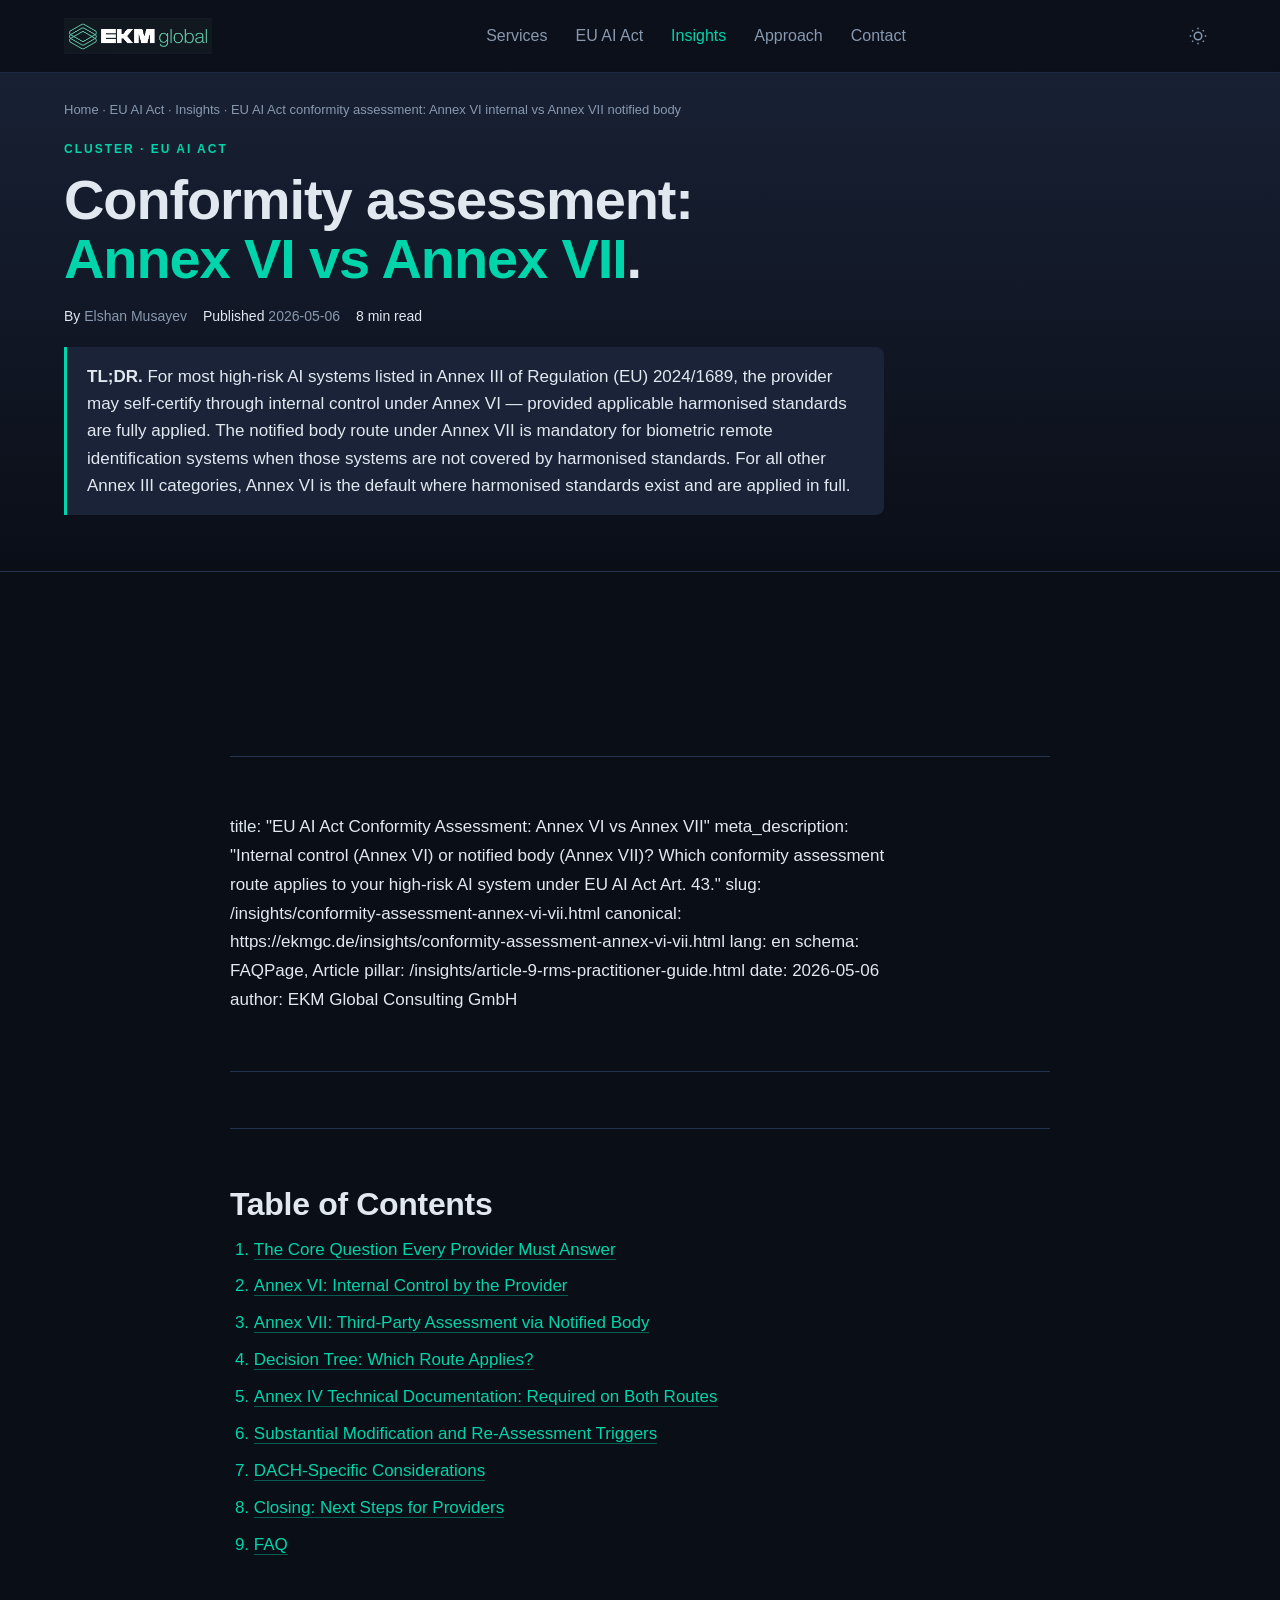
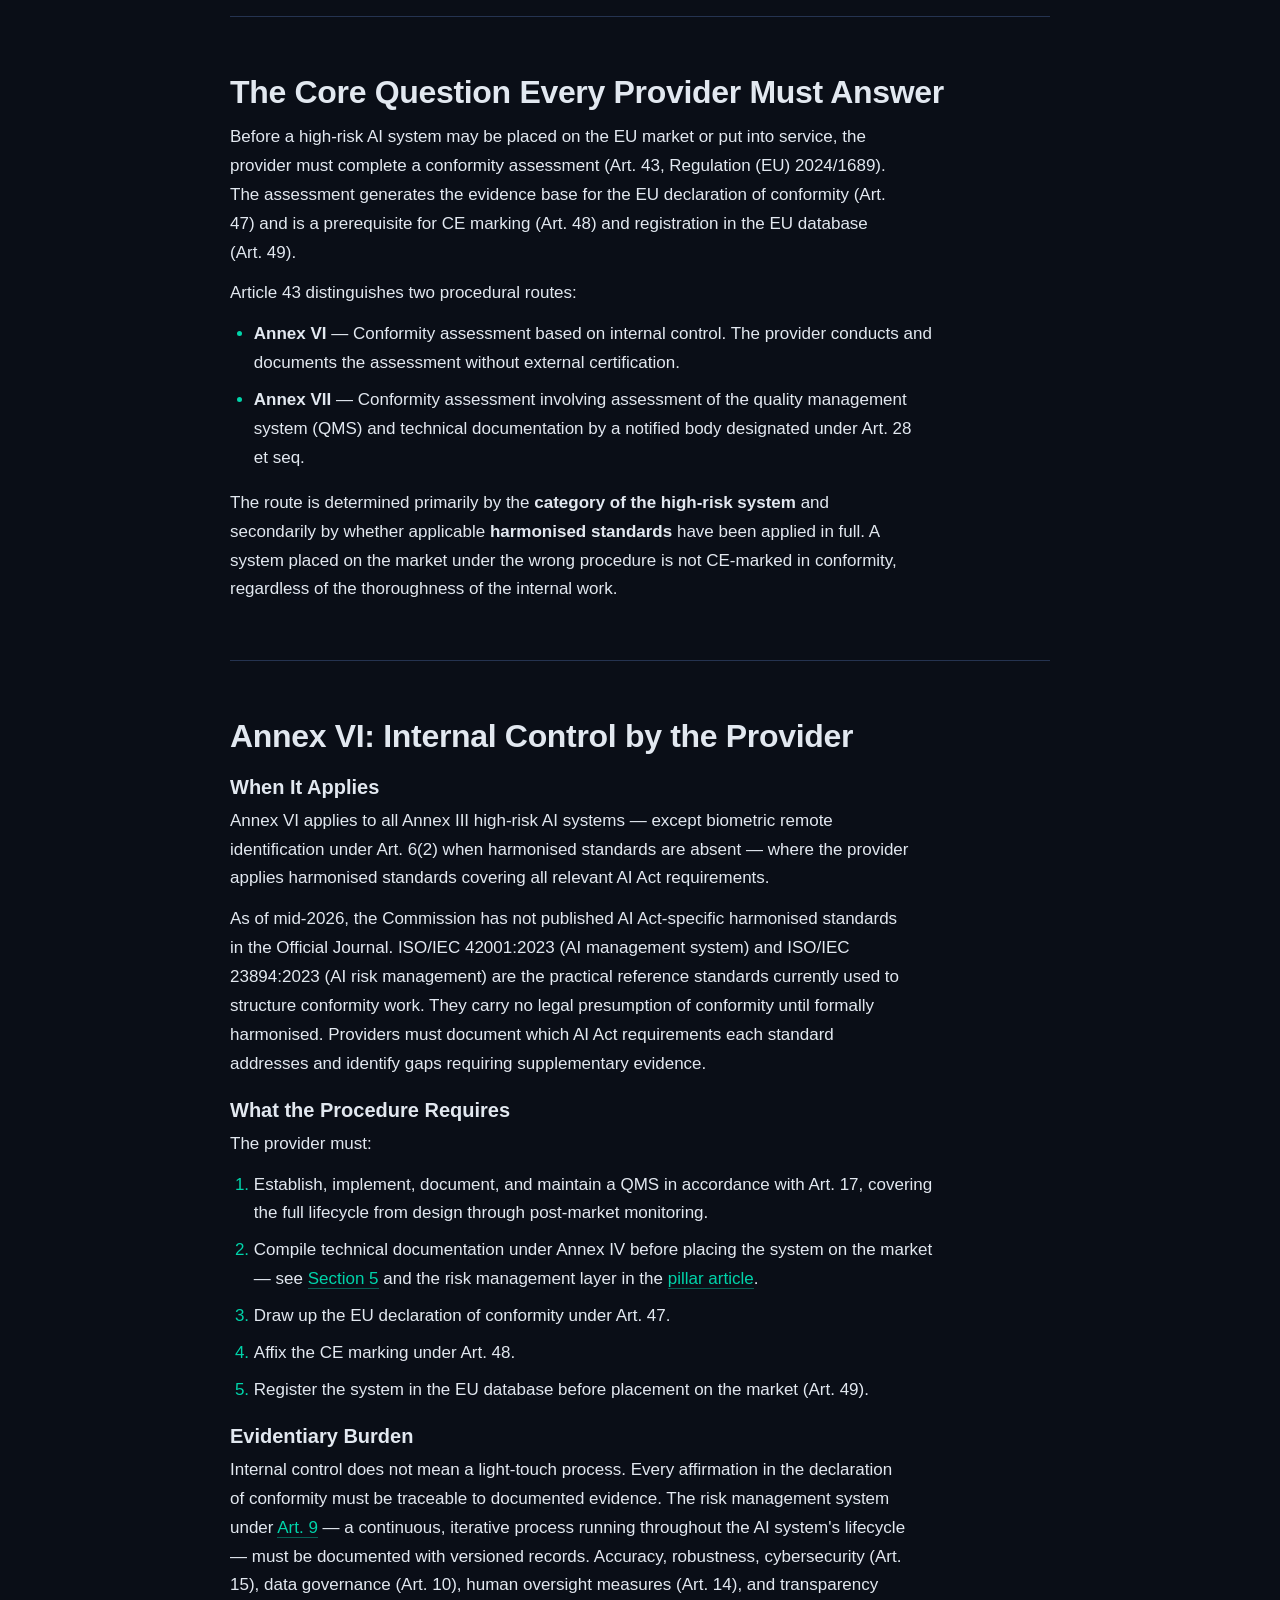
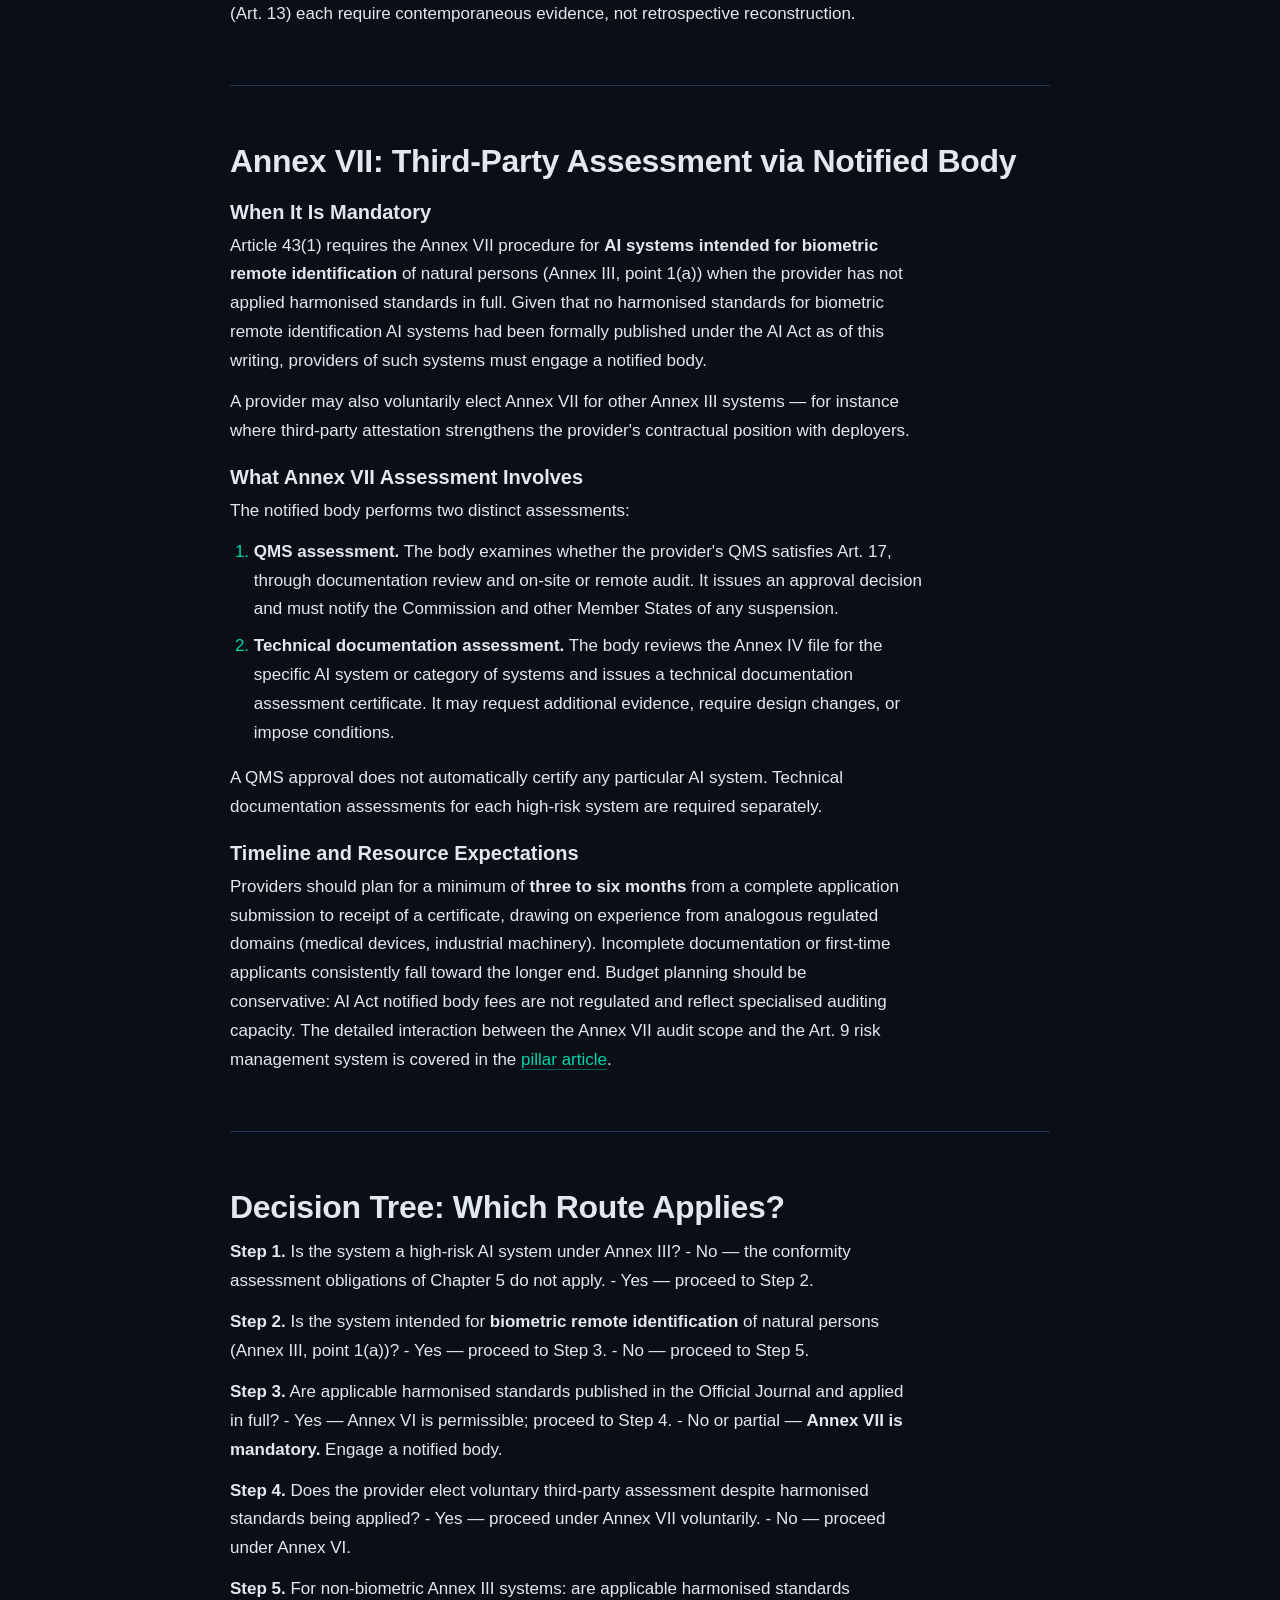
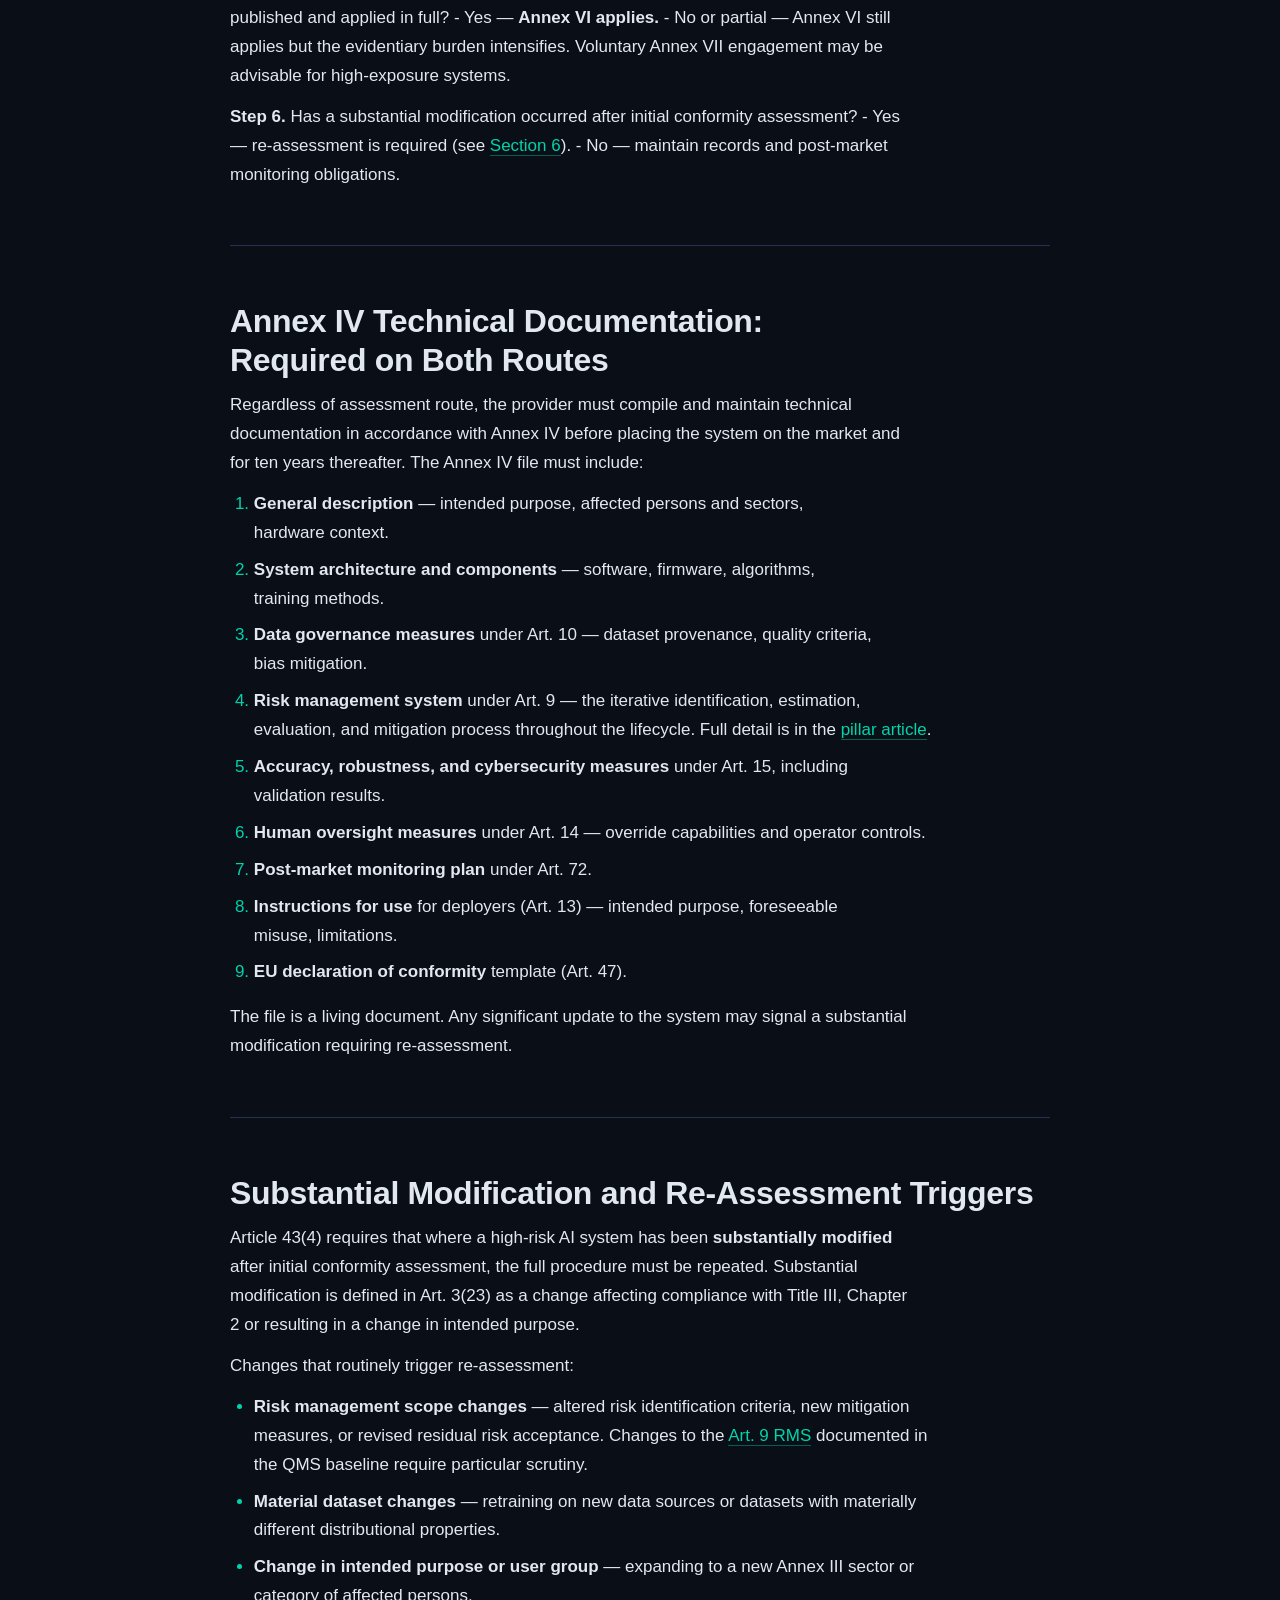
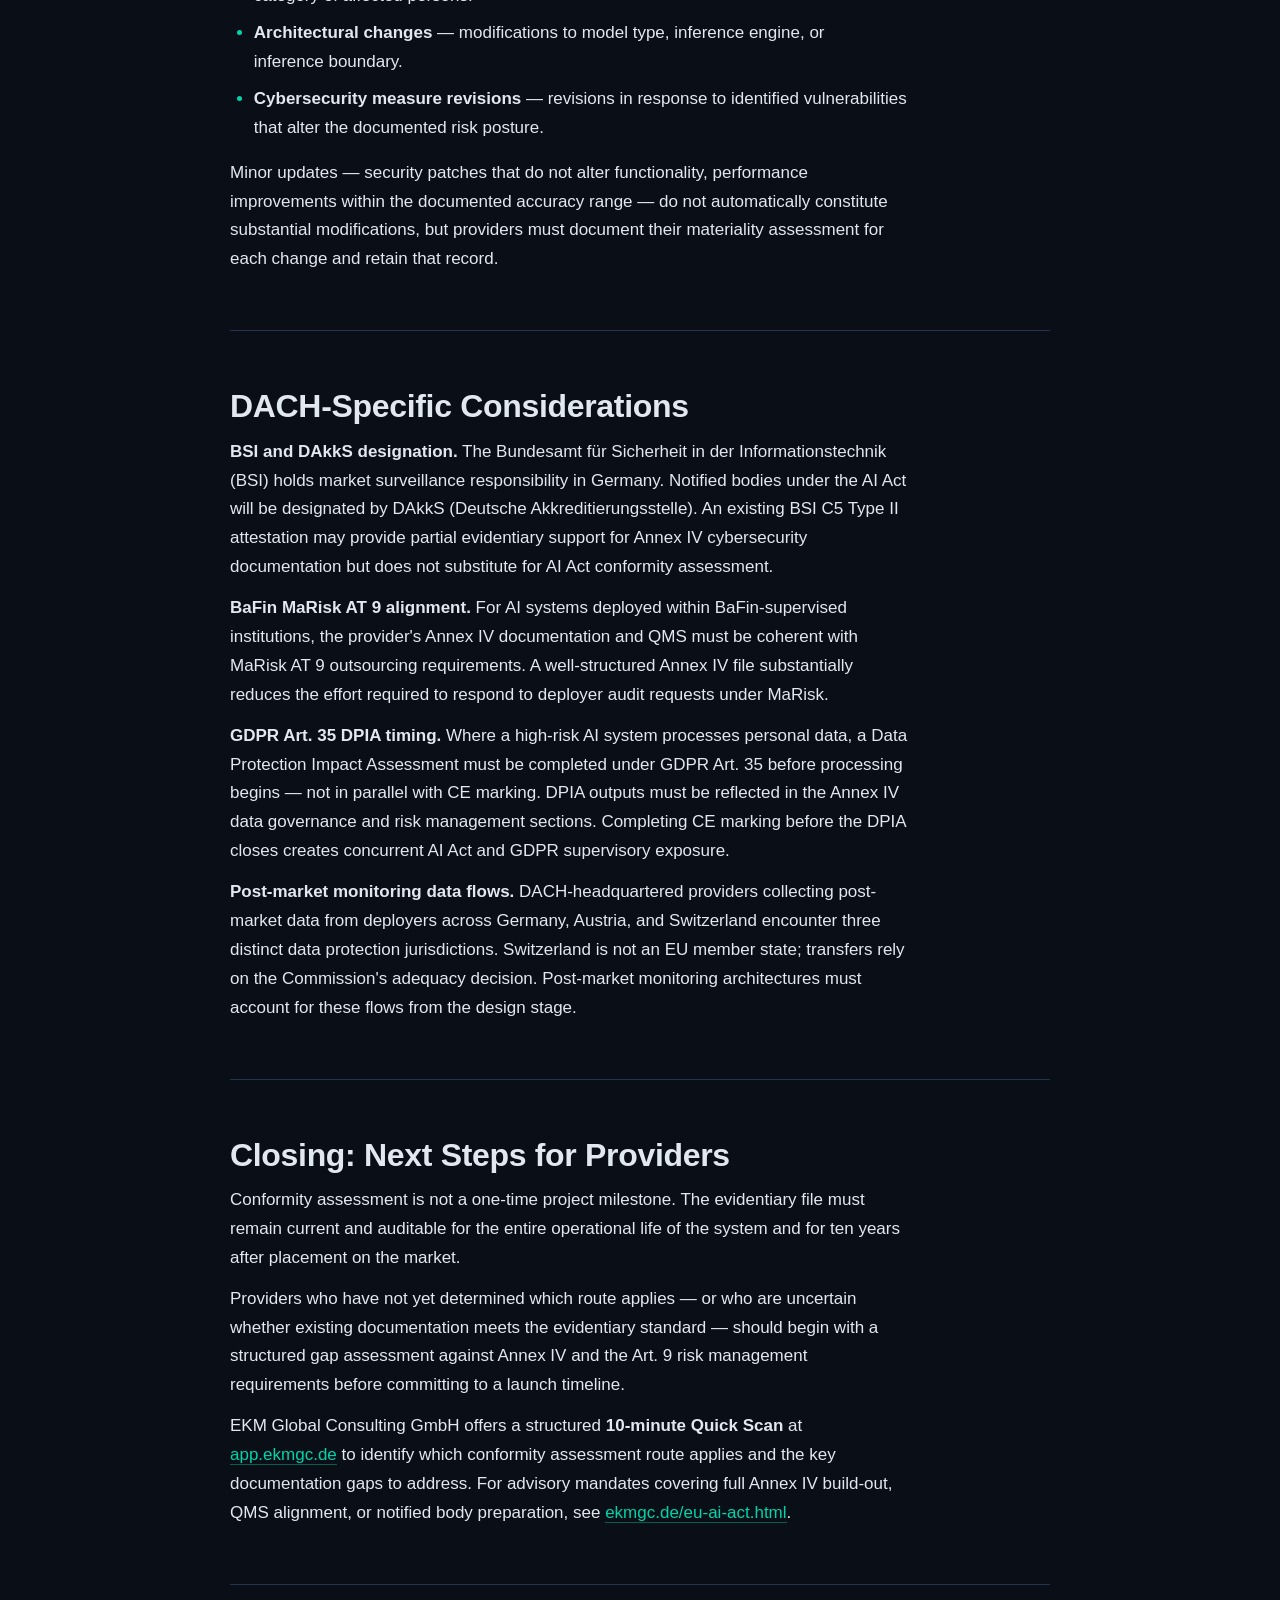
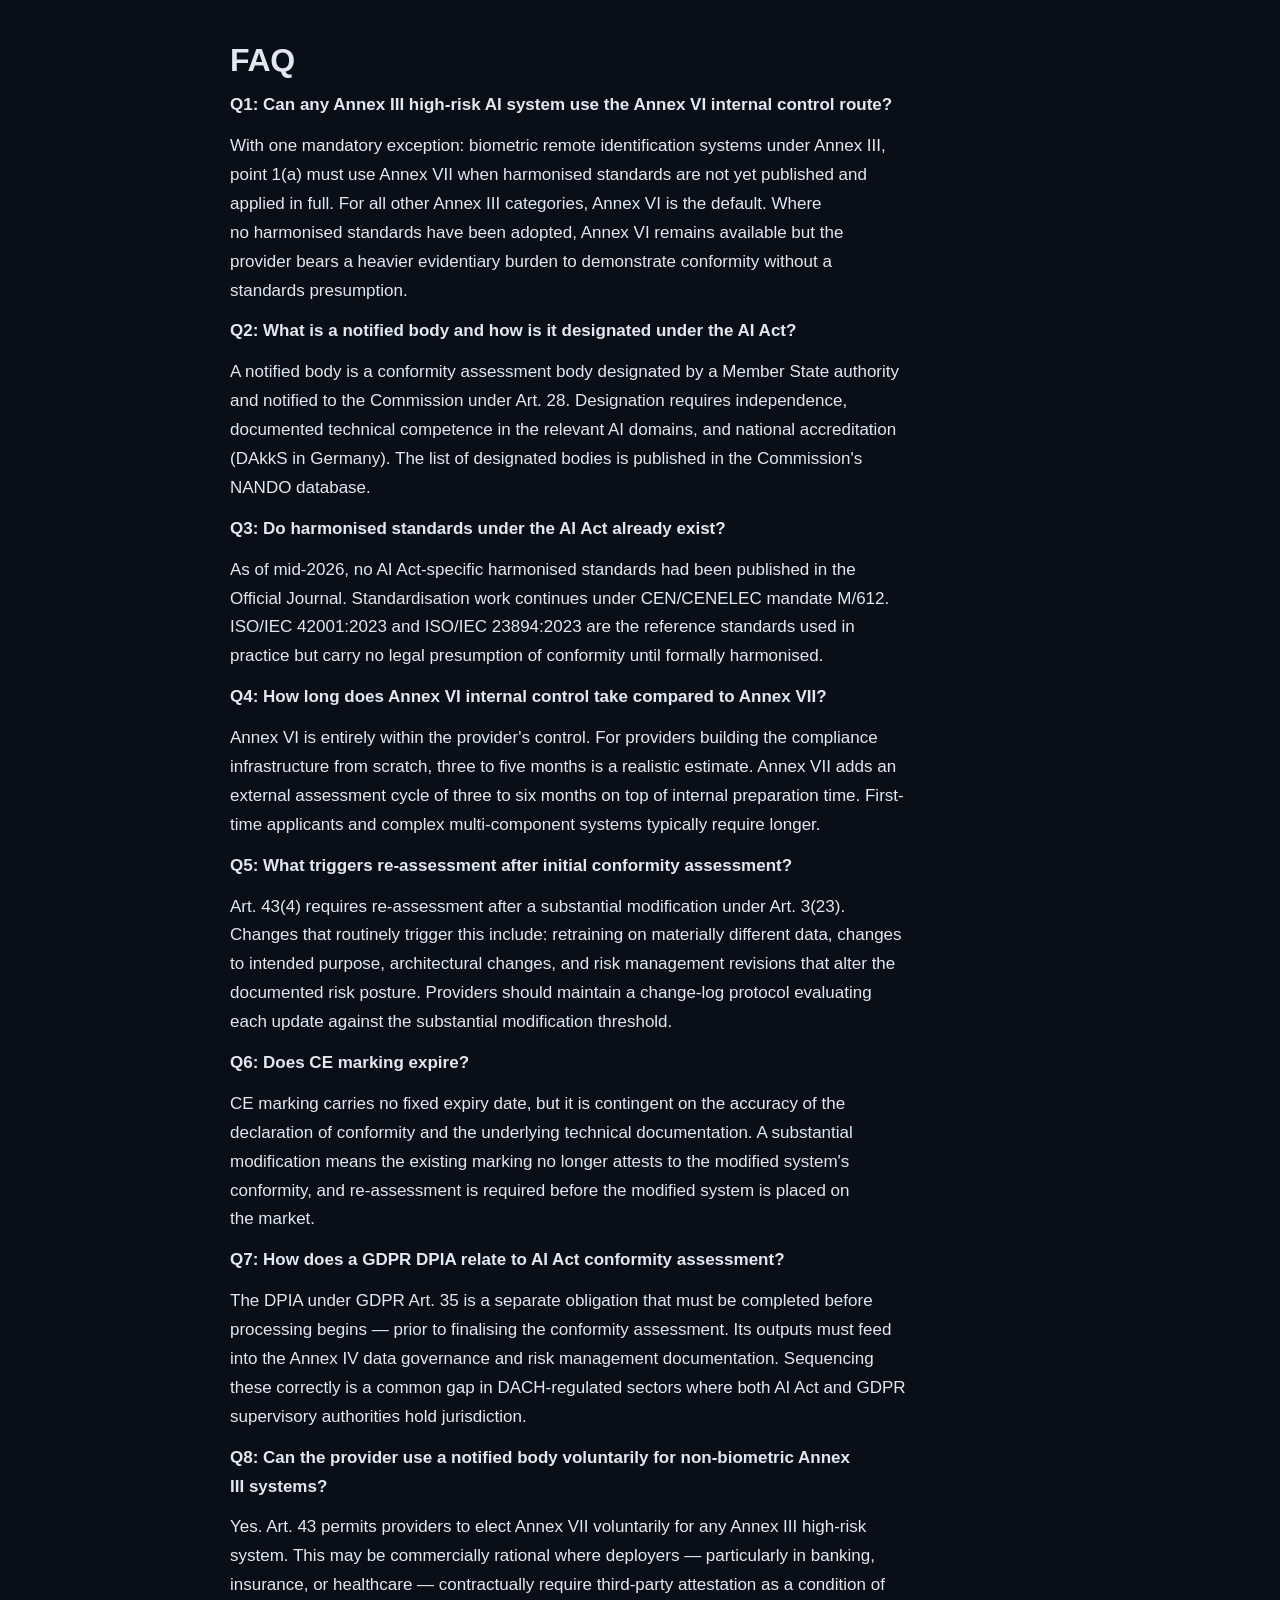
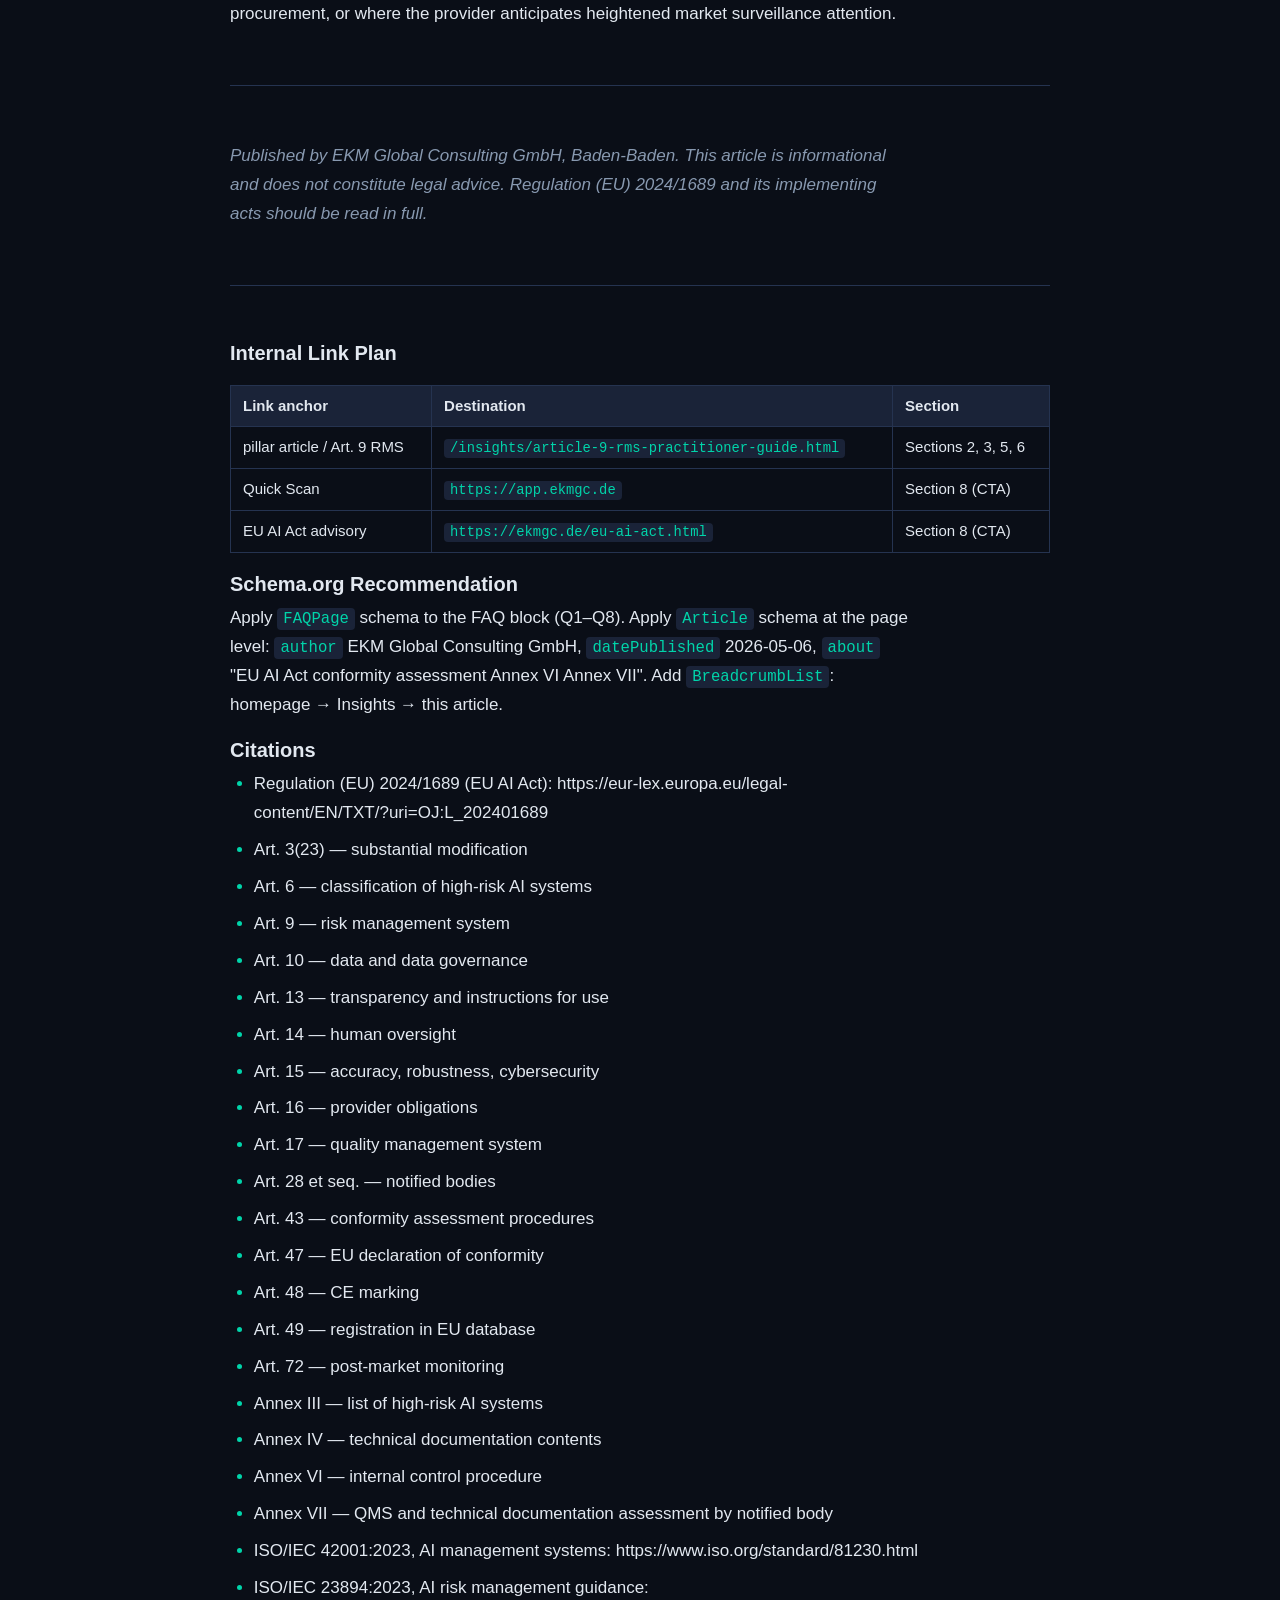
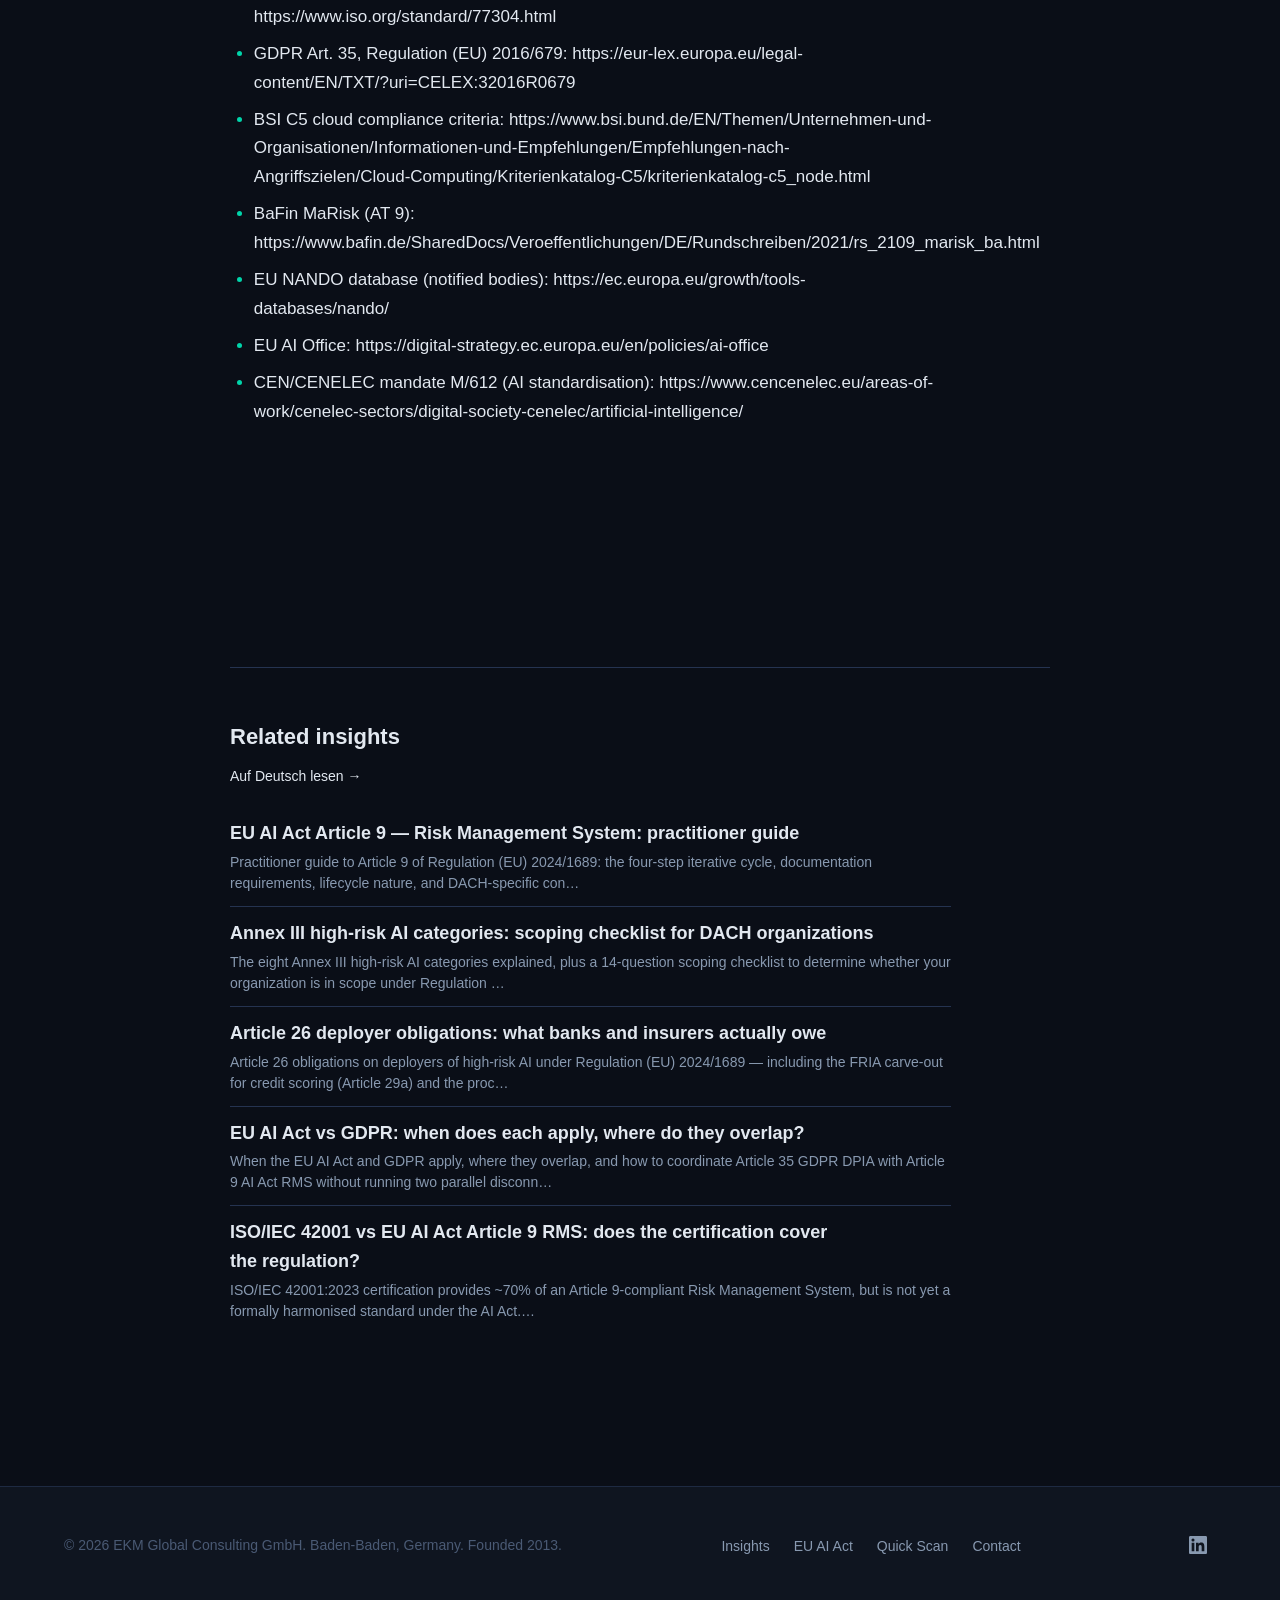
<file: insights/conformity-assessment-annex-vi-vii.html>
<!DOCTYPE html>
<html lang="en" data-theme="dark">
<head>
  <meta charset="UTF-8">
  <meta name="viewport" content="width=device-width, initial-scale=1.0">
  <title>EU AI Act conformity assessment: Annex VI internal vs Annex VII notified body — EKM Global Consulting</title>
  <meta name="description" content="Decision criteria for conformity assessment under Regulation (EU) 2024/1689: when Annex VI internal control applies, when Annex VII notified body assessment is required, and what each route involves.">
  <link rel="canonical" href="https://ekmgc.de/insights/conformity-assessment-annex-vi-vii.html">
  <link rel="alternate" hreflang="en" href="https://ekmgc.de/insights/conformity-assessment-annex-vi-vii.html">
  <link rel="alternate" hreflang="de" href="https://ekmgc.de/insights/konformitaetsbewertung-anhang-vi-vii.html">
  <link rel="alternate" hreflang="x-default" href="https://ekmgc.de/insights/conformity-assessment-annex-vi-vii.html">

  <meta property="og:type" content="article">
  <meta property="og:title" content="EU AI Act conformity assessment: Annex VI internal vs Annex VII notified body">
  <meta property="og:description" content="Decision criteria for conformity assessment under Regulation (EU) 2024/1689: when Annex VI internal control applies, when Annex VII notified body assessment is required, and what each route involves.">
  <meta property="og:url" content="https://ekmgc.de/insights/conformity-assessment-annex-vi-vii.html">
  <meta property="og:image" content="https://app.ekmgc.de/assets/og-image.png">
  <meta property="og:site_name" content="EKM Global Consulting">
  <meta property="og:locale" content="en_GB">
  <meta property="article:published_time" content="2026-05-06T00:00:00+00:00">
  <meta property="article:author" content="Elshan Musayev">
  <meta property="article:section" content="EU AI Compliance">

  <meta name="twitter:card" content="summary_large_image">
  <meta name="twitter:title" content="EU AI Act conformity assessment: Annex VI internal vs Annex VII notified body">
  <meta name="twitter:description" content="Decision criteria for conformity assessment under Regulation (EU) 2024/1689: when Annex VI internal control applies, when Annex VII notified body assessment is required, and what each route involves.">
  <meta name="twitter:image" content="https://app.ekmgc.de/assets/og-image.png">

  <link rel="icon" type="image/svg+xml" href="data:image/svg+xml,%3Csvg xmlns='http://www.w3.org/2000/svg' viewBox='0 0 32 32'%3E%3Cpath d='M16 2L4 9v14l12 7 12-7V9L16 2z' fill='none' stroke='%2300d4aa' stroke-width='2'/%3E%3Cpath d='M16 8l-6 3.5v7L16 22l6-3.5v-7L16 8z' fill='%2300d4aa' opacity='0.3'/%3E%3Ccircle cx='16' cy='15' r='3' fill='%2300d4aa'/%3E%3C/svg%3E">

  <!-- Fonts -->
  <link href="https://api.fontshare.com/v2/css?f[]=cabinet-grotesk@400,500,700,800&f[]=satoshi@300,400,500,700&display=swap" rel="stylesheet">

  <link rel="stylesheet" href="/base.css">
  <link rel="stylesheet" href="/style.css">

  <style>
    /* Insight article page-local styles */
    .insight-hero {
      padding: calc(var(--space-10, 80px) + 60px) 0 var(--space-7, 56px);
      background: linear-gradient(180deg, var(--color-surface-offset, #1a2338) 0%, var(--color-bg, #0a0e17) 100%);
      border-bottom: 1px solid var(--color-border, #253350);
    }
    .insight-crumb {
      font-size: 13px;
      color: var(--color-text-muted, #8899b0);
      margin-bottom: var(--space-3, 16px);
    }
    .insight-crumb a {
      color: var(--color-text-muted, #8899b0);
      text-decoration: none;
      border-bottom: 1px solid transparent;
      transition: border-color 0.15s;
    }
    .insight-crumb a:hover { border-bottom-color: var(--color-primary, #00d4aa); }
    .insight-eyebrow {
      display: inline-block;
      font-size: 12px;
      font-weight: 700;
      letter-spacing: 2px;
      text-transform: uppercase;
      color: var(--color-primary, #00d4aa);
      margin-bottom: var(--space-3, 16px);
    }
    .insight-headline {
      font-family: var(--font-display, 'Cabinet Grotesk', sans-serif);
      font-size: clamp(32px, 5vw, 56px);
      font-weight: 800;
      line-height: 1.05;
      letter-spacing: -0.02em;
      margin: 0 0 var(--space-4, 24px);
      max-width: 900px;
    }
    .insight-headline .accent { color: var(--color-primary, #00d4aa); }
    .insight-meta {
      display: flex;
      gap: var(--space-4, 24px);
      flex-wrap: wrap;
      font-size: 14px;
      color: var(--color-text-muted, #8899b0);
      margin-bottom: var(--space-3, 16px);
    }
    .insight-meta strong { color: var(--color-text, #e2e8f0); font-weight: 500; }
    .insight-tldr {
      max-width: 820px;
      padding: var(--space-4, 24px) var(--space-5, 32px);
      border-left: 3px solid var(--color-primary, #00d4aa);
      background: var(--color-surface-offset, #1a2338);
      border-radius: 0 var(--radius-md, 10px) var(--radius-md, 10px) 0;
      font-size: 17px;
      line-height: 1.6;
      color: var(--color-text, #e2e8f0);
      margin-top: var(--space-5, 32px);
    }
    .insight-body {
      padding: var(--space-8, 64px) 0;
      max-width: 820px;
      margin: 0 auto;
    }
    .insight-body h2 {
      font-family: var(--font-display, 'Cabinet Grotesk', sans-serif);
      font-size: clamp(24px, 3vw, 32px);
      font-weight: 700;
      letter-spacing: -0.01em;
      line-height: 1.2;
      margin: var(--space-7, 56px) 0 var(--space-3, 16px);
      color: var(--color-text, #e2e8f0);
    }
    .insight-body h3 {
      font-family: var(--font-display, 'Cabinet Grotesk', sans-serif);
      font-size: 20px;
      font-weight: 600;
      margin: var(--space-5, 32px) 0 var(--space-2, 8px);
      color: var(--color-text, #e2e8f0);
    }
    .insight-body p {
      font-size: 17px;
      line-height: 1.7;
      color: var(--color-text, #e2e8f0);
      margin: 0 0 var(--space-3, 16px);
    }
    .insight-body ul, .insight-body ol {
      font-size: 17px;
      line-height: 1.7;
      color: var(--color-text, #e2e8f0);
      padding-left: 1.4em;
      margin: 0 0 var(--space-4, 24px);
    }
    .insight-body li { margin-bottom: var(--space-2, 8px); }
    .insight-body li::marker { color: var(--color-primary, #00d4aa); }
    .insight-body strong { color: var(--color-text, #e2e8f0); font-weight: 600; }
    .insight-body em { font-style: italic; color: var(--color-text-muted, #8899b0); }
    .insight-body a {
      color: var(--color-primary, #00d4aa);
      text-decoration: none;
      border-bottom: 1px solid rgba(0, 212, 170, 0.4);
      transition: border-color 0.15s;
    }
    .insight-body a:hover { border-bottom-color: var(--color-primary, #00d4aa); }
    .insight-body blockquote {
      margin: var(--space-5, 32px) 0;
      padding: var(--space-3, 16px) var(--space-4, 24px);
      border-left: 3px solid var(--color-primary, #00d4aa);
      background: var(--color-surface-offset, #1a2338);
      border-radius: 0 var(--radius-sm, 6px) var(--radius-sm, 6px) 0;
      color: var(--color-text-muted, #8899b0);
      font-style: italic;
    }
    .insight-body blockquote p:first-child { margin-top: 0; }
    .insight-body blockquote p:last-child { margin-bottom: 0; }
    .insight-body table {
      width: 100%;
      border-collapse: collapse;
      margin: var(--space-5, 32px) 0;
      font-size: 15px;
    }
    .insight-body th, .insight-body td {
      padding: var(--space-2, 8px) var(--space-3, 16px);
      border: 1px solid var(--color-border, #253350);
      text-align: left;
      vertical-align: top;
    }
    .insight-body th {
      background: var(--color-surface-offset, #1a2338);
      font-weight: 600;
      color: var(--color-text, #e2e8f0);
    }
    .insight-body code {
      background: var(--color-surface-offset, #1a2338);
      padding: 2px 6px;
      border-radius: 4px;
      font-size: 0.92em;
      color: var(--color-primary, #00d4aa);
    }
    .insight-body hr {
      border: none;
      border-top: 1px solid var(--color-border, #253350);
      margin: var(--space-7, 56px) 0;
    }
    .insight-related {
      max-width: 820px;
      margin: 0 auto;
      padding: var(--space-7, 56px) 0;
      border-top: 1px solid var(--color-border, #253350);
    }
    .insight-related h3 {
      font-family: var(--font-display, 'Cabinet Grotesk', sans-serif);
      font-size: 22px;
      font-weight: 700;
      margin-bottom: var(--space-4, 24px);
    }
    .insight-related ul {
      list-style: none;
      padding: 0;
    }
    .insight-related li {
      padding: var(--space-3, 16px) 0;
      border-bottom: 1px solid var(--color-border, #253350);
    }
    .insight-related li:last-child { border-bottom: none; }
    .insight-related__desc {
      display: block;
      font-size: 14px;
      color: var(--color-text-muted, #8899b0);
      margin-top: 4px;
      line-height: 1.5;
    }
    .insight-related__alt {
      margin: var(--space-3, 16px) 0 var(--space-5, 32px);
      font-size: 14px;
    }
    .insight-related__alt a {
      color: var(--color-primary, #00d4aa);
      text-decoration: none;
      font-weight: 600;
    }
    .insight-related a {
      color: var(--color-text, #e2e8f0);
      text-decoration: none;
      font-weight: 500;
      transition: color 0.15s;
    }
    .insight-related a:hover { color: var(--color-primary, #00d4aa); }
  </style>

  <!-- Schema.org JSON-LD: Article + BreadcrumbList -->
  <script type="application/ld+json">
{
  "@context": "https://schema.org",
  "@graph": [
    {
      "@type": "Article",
      "@id": "https://ekmgc.de/insights/conformity-assessment-annex-vi-vii.html#article",
      "headline": "EU AI Act conformity assessment: Annex VI internal vs Annex VII notified body",
      "description": "Decision criteria for conformity assessment under Regulation (EU) 2024/1689: when Annex VI internal control applies, when Annex VII notified body assessment is required, and what each route involves.",
      "url": "https://ekmgc.de/insights/conformity-assessment-annex-vi-vii.html",
      "mainEntityOfPage": "https://ekmgc.de/insights/conformity-assessment-annex-vi-vii.html",
      "datePublished": "2026-05-06",
      "dateModified": "2026-05-06",
      "inLanguage": "en-GB",
      "isAccessibleForFree": true,
      "keywords": "EU AI Act, Regulation (EU) 2024/1689, Annex III, Article 9, Article 26, conformity assessment, GPAI, AI compliance, RegTech, BSI C5, BaFin",
      "articleSection": "EU AI Compliance",
      "author": {
        "@type": "Person",
        "@id": "https://www.linkedin.com/in/elshan-musayev/#person",
        "name": "Elshan Musayev",
        "url": "https://www.linkedin.com/in/elshan-musayev/",
        "jobTitle": "Founder & CEO",
        "sameAs": [
          "https://www.linkedin.com/in/elshan-musayev/",
          "https://www.linkedin.com/in/elshanmusayev/",
          "https://elshanmusayev.com"
        ]
      },
      "publisher": {
        "@type": "Organization",
        "@id": "https://ekmgc.de/#organization",
        "name": "EKM Global Consulting GmbH",
        "url": "https://ekmgc.de",
        "logo": {
          "@type": "ImageObject",
          "url": "https://app.ekmgc.de/assets/logo_ekm_icon.png",
          "width": 1024,
          "height": 1024
        },
        "sameAs": [
          "https://www.linkedin.com/company/ekm-global-consulting-gmbh/",
          "https://www.linkedin.com/showcase/121553912/",
          "https://www.linkedin.com/showcase/121603994/",
          "https://www.crunchbase.com/organization/ekm-global-consulting"
        ]
      },
      "about": {
        "@type": "Legislation",
        "name": "Regulation (EU) 2024/1689 (Artificial Intelligence Act)",
        "legislationJurisdiction": "European Union",
        "legislationDate": "2024-06-13"
      }
    },
    {
      "@type": "BreadcrumbList",
      "@id": "https://ekmgc.de/insights/conformity-assessment-annex-vi-vii.html#breadcrumb",
      "itemListElement": [
        {
          "@type": "ListItem",
          "position": 1,
          "name": "Home",
          "item": "https://ekmgc.de/"
        },
        {
          "@type": "ListItem",
          "position": 2,
          "name": "EU AI Act",
          "item": "https://ekmgc.de/eu-ai-act.html"
        },
        {
          "@type": "ListItem",
          "position": 3,
          "name": "Insights",
          "item": "https://ekmgc.de/insights/"
        },
        {
          "@type": "ListItem",
          "position": 4,
          "name": "EU AI Act conformity assessment: Annex VI internal vs Annex VII notified body",
          "item": "https://ekmgc.de/insights/conformity-assessment-annex-vi-vii.html"
        }
      ]
    }
  ]
}
  </script>
</head>

<body>
  <!-- ============ HEADER ============ -->
  <header class="header" id="header">
    <div class="container header__inner">
      <a href="/" class="header__logo" aria-label="EKM Global Consulting">
        <img src="/assets/logo-dark.jpg" alt="EKM Global Consulting — think smarter" class="header__logo-img" id="siteLogo">
      </a>

      <nav class="nav" id="nav" aria-label="Main navigation">
        <ul class="nav__list" role="list">
          <li><a href="/#services" class="nav__link">Services</a></li>
          <li><a href="/eu-ai-act.html" class="nav__link">EU AI Act</a></li>
          <li><a href="/insights/" class="nav__link nav__link--active">Insights</a></li>
          <li><a href="/#approach" class="nav__link">Approach</a></li>
          <li><a href="/#contact" class="nav__link">Contact</a></li>
        </ul>
      </nav>

      <div class="header__controls">
        <button class="toggle-btn" id="themeToggle" data-theme-toggle aria-label="Switch theme">
          <svg width="18" height="18" viewBox="0 0 24 24" fill="none" stroke="currentColor" stroke-width="2"><circle cx="12" cy="12" r="5"/><path d="M12 1v2M12 21v2M4.22 4.22l1.42 1.42M18.36 18.36l1.42 1.42M1 12h2M21 12h2M4.22 19.78l1.42-1.42M18.36 5.64l1.42-1.42"/></svg>
        </button>
        <button class="menu-toggle" id="menuToggle" aria-label="Menu" aria-expanded="false">
          <span></span><span></span><span></span>
        </button>
      </div>
    </div>
  </header>

  <!-- ============ HERO ============ -->
  <section class="insight-hero">
    <div class="container">
      <div class="insight-crumb">
        <a href="/">Home</a> · <a href="/eu-ai-act.html">EU AI Act</a> · <a href="/insights/">Insights</a> · EU AI Act conformity assessment: Annex VI internal vs Annex VII notified body
      </div>
      <div class="insight-eyebrow">Cluster · EU AI Act</div>
      <h1 class="insight-headline">Conformity assessment: <span class="accent">Annex VI vs Annex VII</span>.</h1>
      <div class="insight-meta">
        <span><strong>By</strong> Elshan Musayev</span>
        <span><strong>Published</strong> 2026-05-06</span>
        <span><strong>8 min read</strong></span>
      </div>
      <div class="insight-tldr">
        <strong>TL;DR.</strong> For most high-risk AI systems listed in Annex III of Regulation (EU) 2024/1689, the provider may self-certify through internal control under Annex VI — provided applicable harmonised standards are fully applied. The notified body route under Annex VII is mandatory for biometric remote identification systems when those systems are not covered by harmonised standards. For all other Annex III categories, Annex VI is the default where harmonised standards exist and are applied in full.
      </div>
    </div>
  </section>

  <!-- ============ BODY ============ -->
  <section class="container">
    <article class="insight-body">
<hr>
<p>title: "EU AI Act Conformity Assessment: Annex VI vs Annex VII"
meta_description: "Internal control (Annex VI) or notified body (Annex VII)? Which conformity assessment route applies to your high-risk AI system under EU AI Act Art. 43."
slug: /insights/conformity-assessment-annex-vi-vii.html
canonical: https://ekmgc.de/insights/conformity-assessment-annex-vi-vii.html
lang: en
schema: FAQPage, Article
pillar: /insights/article-9-rms-practitioner-guide.html
date: 2026-05-06
author: EKM Global Consulting GmbH</p>
<hr>
<hr>
<h2>Table of Contents</h2>
<ol>
<li><a href="#the-core-question">The Core Question Every Provider Must Answer</a></li>
<li><a href="#annex-vi-internal-control">Annex VI: Internal Control by the Provider</a></li>
<li><a href="#annex-vii-notified-body">Annex VII: Third-Party Assessment via Notified Body</a></li>
<li><a href="#decision-tree">Decision Tree: Which Route Applies?</a></li>
<li><a href="#annex-iv-technical-documentation">Annex IV Technical Documentation: Required on Both Routes</a></li>
<li><a href="#substantial-modification">Substantial Modification and Re-Assessment Triggers</a></li>
<li><a href="#dach-specific-considerations">DACH-Specific Considerations</a></li>
<li><a href="#closing">Closing: Next Steps for Providers</a></li>
<li><a href="#faq">FAQ</a></li>
</ol>
<hr>
<h2 id="the-core-question">The Core Question Every Provider Must Answer</h2>
<p>Before a high-risk AI system may be placed on the EU market or put into service, the provider must complete a conformity assessment (Art. 43, Regulation (EU) 2024/1689). The assessment generates the evidence base for the EU declaration of conformity (Art. 47) and is a prerequisite for CE marking (Art. 48) and registration in the EU database (Art. 49).</p>
<p>Article 43 distinguishes two procedural routes:</p>
<ul>
<li><strong>Annex VI</strong> — Conformity assessment based on internal control. The provider conducts and documents the assessment without external certification.</li>
<li><strong>Annex VII</strong> — Conformity assessment involving assessment of the quality management system (QMS) and technical documentation by a notified body designated under Art. 28 et seq.</li>
</ul>
<p>The route is determined primarily by the <strong>category of the high-risk system</strong> and secondarily by whether applicable <strong>harmonised standards</strong> have been applied in full. A system placed on the market under the wrong procedure is not CE-marked in conformity, regardless of the thoroughness of the internal work.</p>
<hr>
<h2 id="annex-vi-internal-control">Annex VI: Internal Control by the Provider</h2>
<h3>When It Applies</h3>
<p>Annex VI applies to all Annex III high-risk AI systems — except biometric remote identification under Art. 6(2) when harmonised standards are absent — where the provider applies harmonised standards covering all relevant AI Act requirements.</p>
<p>As of mid-2026, the Commission has not published AI Act-specific harmonised standards in the Official Journal. ISO/IEC 42001:2023 (AI management system) and ISO/IEC 23894:2023 (AI risk management) are the practical reference standards currently used to structure conformity work. They carry no legal presumption of conformity until formally harmonised. Providers must document which AI Act requirements each standard addresses and identify gaps requiring supplementary evidence.</p>
<h3>What the Procedure Requires</h3>
<p>The provider must:</p>
<ol>
<li>Establish, implement, document, and maintain a QMS in accordance with Art. 17, covering the full lifecycle from design through post-market monitoring.</li>
<li>Compile technical documentation under Annex IV before placing the system on the market — see <a href="#annex-iv-technical-documentation">Section 5</a> and the risk management layer in the <a href="/insights/article-9-rms-practitioner-guide.html">pillar article</a>.</li>
<li>Draw up the EU declaration of conformity under Art. 47.</li>
<li>Affix the CE marking under Art. 48.</li>
<li>Register the system in the EU database before placement on the market (Art. 49).</li>
</ol>
<h3>Evidentiary Burden</h3>
<p>Internal control does not mean a light-touch process. Every affirmation in the declaration of conformity must be traceable to documented evidence. The risk management system under <a href="/insights/article-9-rms-practitioner-guide.html">Art. 9</a> — a continuous, iterative process running throughout the AI system's lifecycle — must be documented with versioned records. Accuracy, robustness, cybersecurity (Art. 15), data governance (Art. 10), human oversight measures (Art. 14), and transparency (Art. 13) each require contemporaneous evidence, not retrospective reconstruction.</p>
<hr>
<h2 id="annex-vii-notified-body">Annex VII: Third-Party Assessment via Notified Body</h2>
<h3>When It Is Mandatory</h3>
<p>Article 43(1) requires the Annex VII procedure for <strong>AI systems intended for biometric remote identification</strong> of natural persons (Annex III, point 1(a)) when the provider has not applied harmonised standards in full. Given that no harmonised standards for biometric remote identification AI systems had been formally published under the AI Act as of this writing, providers of such systems must engage a notified body.</p>
<p>A provider may also voluntarily elect Annex VII for other Annex III systems — for instance where third-party attestation strengthens the provider's contractual position with deployers.</p>
<h3>What Annex VII Assessment Involves</h3>
<p>The notified body performs two distinct assessments:</p>
<ol>
<li><strong>QMS assessment.</strong> The body examines whether the provider's QMS satisfies Art. 17, through documentation review and on-site or remote audit. It issues an approval decision and must notify the Commission and other Member States of any suspension.</li>
<li><strong>Technical documentation assessment.</strong> The body reviews the Annex IV file for the specific AI system or category of systems and issues a technical documentation assessment certificate. It may request additional evidence, require design changes, or impose conditions.</li>
</ol>
<p>A QMS approval does not automatically certify any particular AI system. Technical documentation assessments for each high-risk system are required separately.</p>
<h3>Timeline and Resource Expectations</h3>
<p>Providers should plan for a minimum of <strong>three to six months</strong> from a complete application submission to receipt of a certificate, drawing on experience from analogous regulated domains (medical devices, industrial machinery). Incomplete documentation or first-time applicants consistently fall toward the longer end. Budget planning should be conservative: AI Act notified body fees are not regulated and reflect specialised auditing capacity. The detailed interaction between the Annex VII audit scope and the Art. 9 risk management system is covered in the <a href="/insights/article-9-rms-practitioner-guide.html">pillar article</a>.</p>
<hr>
<h2 id="decision-tree">Decision Tree: Which Route Applies?</h2>
<p><strong>Step 1.</strong> Is the system a high-risk AI system under Annex III?
- No — the conformity assessment obligations of Chapter 5 do not apply.
- Yes — proceed to Step 2.</p>
<p><strong>Step 2.</strong> Is the system intended for <strong>biometric remote identification</strong> of natural persons (Annex III, point 1(a))?
- Yes — proceed to Step 3.
- No — proceed to Step 5.</p>
<p><strong>Step 3.</strong> Are applicable harmonised standards published in the Official Journal and applied in full?
- Yes — Annex VI is permissible; proceed to Step 4.
- No or partial — <strong>Annex VII is mandatory.</strong> Engage a notified body.</p>
<p><strong>Step 4.</strong> Does the provider elect voluntary third-party assessment despite harmonised standards being applied?
- Yes — proceed under Annex VII voluntarily.
- No — proceed under Annex VI.</p>
<p><strong>Step 5.</strong> For non-biometric Annex III systems: are applicable harmonised standards published and applied in full?
- Yes — <strong>Annex VI applies.</strong>
- No or partial — Annex VI still applies but the evidentiary burden intensifies. Voluntary Annex VII engagement may be advisable for high-exposure systems.</p>
<p><strong>Step 6.</strong> Has a substantial modification occurred after initial conformity assessment?
- Yes — re-assessment is required (see <a href="#substantial-modification">Section 6</a>).
- No — maintain records and post-market monitoring obligations.</p>
<hr>
<h2 id="annex-iv-technical-documentation">Annex IV Technical Documentation: Required on Both Routes</h2>
<p>Regardless of assessment route, the provider must compile and maintain technical documentation in accordance with Annex IV before placing the system on the market and for ten years thereafter. The Annex IV file must include:</p>
<ol>
<li><strong>General description</strong> — intended purpose, affected persons and sectors, hardware context.</li>
<li><strong>System architecture and components</strong> — software, firmware, algorithms, training methods.</li>
<li><strong>Data governance measures</strong> under Art. 10 — dataset provenance, quality criteria, bias mitigation.</li>
<li><strong>Risk management system</strong> under Art. 9 — the iterative identification, estimation, evaluation, and mitigation process throughout the lifecycle. Full detail is in the <a href="/insights/article-9-rms-practitioner-guide.html">pillar article</a>.</li>
<li><strong>Accuracy, robustness, and cybersecurity measures</strong> under Art. 15, including validation results.</li>
<li><strong>Human oversight measures</strong> under Art. 14 — override capabilities and operator controls.</li>
<li><strong>Post-market monitoring plan</strong> under Art. 72.</li>
<li><strong>Instructions for use</strong> for deployers (Art. 13) — intended purpose, foreseeable misuse, limitations.</li>
<li><strong>EU declaration of conformity</strong> template (Art. 47).</li>
</ol>
<p>The file is a living document. Any significant update to the system may signal a substantial modification requiring re-assessment.</p>
<hr>
<h2 id="substantial-modification">Substantial Modification and Re-Assessment Triggers</h2>
<p>Article 43(4) requires that where a high-risk AI system has been <strong>substantially modified</strong> after initial conformity assessment, the full procedure must be repeated. Substantial modification is defined in Art. 3(23) as a change affecting compliance with Title III, Chapter 2 or resulting in a change in intended purpose.</p>
<p>Changes that routinely trigger re-assessment:</p>
<ul>
<li><strong>Risk management scope changes</strong> — altered risk identification criteria, new mitigation measures, or revised residual risk acceptance. Changes to the <a href="/insights/article-9-rms-practitioner-guide.html">Art. 9 RMS</a> documented in the QMS baseline require particular scrutiny.</li>
<li><strong>Material dataset changes</strong> — retraining on new data sources or datasets with materially different distributional properties.</li>
<li><strong>Change in intended purpose or user group</strong> — expanding to a new Annex III sector or category of affected persons.</li>
<li><strong>Architectural changes</strong> — modifications to model type, inference engine, or inference boundary.</li>
<li><strong>Cybersecurity measure revisions</strong> — revisions in response to identified vulnerabilities that alter the documented risk posture.</li>
</ul>
<p>Minor updates — security patches that do not alter functionality, performance improvements within the documented accuracy range — do not automatically constitute substantial modifications, but providers must document their materiality assessment for each change and retain that record.</p>
<hr>
<h2 id="dach-specific-considerations">DACH-Specific Considerations</h2>
<p><strong>BSI and DAkkS designation.</strong> The Bundesamt für Sicherheit in der Informationstechnik (BSI) holds market surveillance responsibility in Germany. Notified bodies under the AI Act will be designated by DAkkS (Deutsche Akkreditierungsstelle). An existing BSI C5 Type II attestation may provide partial evidentiary support for Annex IV cybersecurity documentation but does not substitute for AI Act conformity assessment.</p>
<p><strong>BaFin MaRisk AT 9 alignment.</strong> For AI systems deployed within BaFin-supervised institutions, the provider's Annex IV documentation and QMS must be coherent with MaRisk AT 9 outsourcing requirements. A well-structured Annex IV file substantially reduces the effort required to respond to deployer audit requests under MaRisk.</p>
<p><strong>GDPR Art. 35 DPIA timing.</strong> Where a high-risk AI system processes personal data, a Data Protection Impact Assessment must be completed under GDPR Art. 35 before processing begins — not in parallel with CE marking. DPIA outputs must be reflected in the Annex IV data governance and risk management sections. Completing CE marking before the DPIA closes creates concurrent AI Act and GDPR supervisory exposure.</p>
<p><strong>Post-market monitoring data flows.</strong> DACH-headquartered providers collecting post-market data from deployers across Germany, Austria, and Switzerland encounter three distinct data protection jurisdictions. Switzerland is not an EU member state; transfers rely on the Commission's adequacy decision. Post-market monitoring architectures must account for these flows from the design stage.</p>
<hr>
<h2 id="closing">Closing: Next Steps for Providers</h2>
<p>Conformity assessment is not a one-time project milestone. The evidentiary file must remain current and auditable for the entire operational life of the system and for ten years after placement on the market.</p>
<p>Providers who have not yet determined which route applies — or who are uncertain whether existing documentation meets the evidentiary standard — should begin with a structured gap assessment against Annex IV and the Art. 9 risk management requirements before committing to a launch timeline.</p>
<p>EKM Global Consulting GmbH offers a structured <strong>10-minute Quick Scan</strong> at <a href="https://app.ekmgc.de">app.ekmgc.de</a> to identify which conformity assessment route applies and the key documentation gaps to address. For advisory mandates covering full Annex IV build-out, QMS alignment, or notified body preparation, see <a href="https://ekmgc.de/eu-ai-act.html">ekmgc.de/eu-ai-act.html</a>.</p>
<hr>
<h2 id="faq">FAQ</h2>
<p><strong>Q1: Can any Annex III high-risk AI system use the Annex VI internal control route?</strong></p>
<p>With one mandatory exception: biometric remote identification systems under Annex III, point 1(a) must use Annex VII when harmonised standards are not yet published and applied in full. For all other Annex III categories, Annex VI is the default. Where no harmonised standards have been adopted, Annex VI remains available but the provider bears a heavier evidentiary burden to demonstrate conformity without a standards presumption.</p>
<p><strong>Q2: What is a notified body and how is it designated under the AI Act?</strong></p>
<p>A notified body is a conformity assessment body designated by a Member State authority and notified to the Commission under Art. 28. Designation requires independence, documented technical competence in the relevant AI domains, and national accreditation (DAkkS in Germany). The list of designated bodies is published in the Commission's NANDO database.</p>
<p><strong>Q3: Do harmonised standards under the AI Act already exist?</strong></p>
<p>As of mid-2026, no AI Act-specific harmonised standards had been published in the Official Journal. Standardisation work continues under CEN/CENELEC mandate M/612. ISO/IEC 42001:2023 and ISO/IEC 23894:2023 are the reference standards used in practice but carry no legal presumption of conformity until formally harmonised.</p>
<p><strong>Q4: How long does Annex VI internal control take compared to Annex VII?</strong></p>
<p>Annex VI is entirely within the provider's control. For providers building the compliance infrastructure from scratch, three to five months is a realistic estimate. Annex VII adds an external assessment cycle of three to six months on top of internal preparation time. First-time applicants and complex multi-component systems typically require longer.</p>
<p><strong>Q5: What triggers re-assessment after initial conformity assessment?</strong></p>
<p>Art. 43(4) requires re-assessment after a substantial modification under Art. 3(23). Changes that routinely trigger this include: retraining on materially different data, changes to intended purpose, architectural changes, and risk management revisions that alter the documented risk posture. Providers should maintain a change-log protocol evaluating each update against the substantial modification threshold.</p>
<p><strong>Q6: Does CE marking expire?</strong></p>
<p>CE marking carries no fixed expiry date, but it is contingent on the accuracy of the declaration of conformity and the underlying technical documentation. A substantial modification means the existing marking no longer attests to the modified system's conformity, and re-assessment is required before the modified system is placed on the market.</p>
<p><strong>Q7: How does a GDPR DPIA relate to AI Act conformity assessment?</strong></p>
<p>The DPIA under GDPR Art. 35 is a separate obligation that must be completed before processing begins — prior to finalising the conformity assessment. Its outputs must feed into the Annex IV data governance and risk management documentation. Sequencing these correctly is a common gap in DACH-regulated sectors where both AI Act and GDPR supervisory authorities hold jurisdiction.</p>
<p><strong>Q8: Can the provider use a notified body voluntarily for non-biometric Annex III systems?</strong></p>
<p>Yes. Art. 43 permits providers to elect Annex VII voluntarily for any Annex III high-risk system. This may be commercially rational where deployers — particularly in banking, insurance, or healthcare — contractually require third-party attestation as a condition of procurement, or where the provider anticipates heightened market surveillance attention.</p>
<hr>
<p><em>Published by EKM Global Consulting GmbH, Baden-Baden. This article is informational and does not constitute legal advice. Regulation (EU) 2024/1689 and its implementing acts should be read in full.</em></p>
<hr>
<h3>Internal Link Plan</h3>
<table>
<thead>
<tr>
<th>Link anchor</th>
<th>Destination</th>
<th>Section</th>
</tr>
</thead>
<tbody>
<tr>
<td>pillar article / Art. 9 RMS</td>
<td><code>/insights/article-9-rms-practitioner-guide.html</code></td>
<td>Sections 2, 3, 5, 6</td>
</tr>
<tr>
<td>Quick Scan</td>
<td><code>https://app.ekmgc.de</code></td>
<td>Section 8 (CTA)</td>
</tr>
<tr>
<td>EU AI Act advisory</td>
<td><code>https://ekmgc.de/eu-ai-act.html</code></td>
<td>Section 8 (CTA)</td>
</tr>
</tbody>
</table>
<h3>Schema.org Recommendation</h3>
<p>Apply <code>FAQPage</code> schema to the FAQ block (Q1–Q8). Apply <code>Article</code> schema at the page level: <code>author</code> EKM Global Consulting GmbH, <code>datePublished</code> 2026-05-06, <code>about</code> "EU AI Act conformity assessment Annex VI Annex VII". Add <code>BreadcrumbList</code>: homepage → Insights → this article.</p>
<h3>Citations</h3>
<ul>
<li>Regulation (EU) 2024/1689 (EU AI Act): https://eur-lex.europa.eu/legal-content/EN/TXT/?uri=OJ:L_202401689</li>
<li>Art. 3(23) — substantial modification</li>
<li>Art. 6 — classification of high-risk AI systems</li>
<li>Art. 9 — risk management system</li>
<li>Art. 10 — data and data governance</li>
<li>Art. 13 — transparency and instructions for use</li>
<li>Art. 14 — human oversight</li>
<li>Art. 15 — accuracy, robustness, cybersecurity</li>
<li>Art. 16 — provider obligations</li>
<li>Art. 17 — quality management system</li>
<li>Art. 28 et seq. — notified bodies</li>
<li>Art. 43 — conformity assessment procedures</li>
<li>Art. 47 — EU declaration of conformity</li>
<li>Art. 48 — CE marking</li>
<li>Art. 49 — registration in EU database</li>
<li>Art. 72 — post-market monitoring</li>
<li>Annex III — list of high-risk AI systems</li>
<li>Annex IV — technical documentation contents</li>
<li>Annex VI — internal control procedure</li>
<li>Annex VII — QMS and technical documentation assessment by notified body</li>
<li>ISO/IEC 42001:2023, AI management systems: https://www.iso.org/standard/81230.html</li>
<li>ISO/IEC 23894:2023, AI risk management guidance: https://www.iso.org/standard/77304.html</li>
<li>GDPR Art. 35, Regulation (EU) 2016/679: https://eur-lex.europa.eu/legal-content/EN/TXT/?uri=CELEX:32016R0679</li>
<li>BSI C5 cloud compliance criteria: https://www.bsi.bund.de/EN/Themen/Unternehmen-und-Organisationen/Informationen-und-Empfehlungen/Empfehlungen-nach-Angriffszielen/Cloud-Computing/Kriterienkatalog-C5/kriterienkatalog-c5_node.html</li>
<li>BaFin MaRisk (AT 9): https://www.bafin.de/SharedDocs/Veroeffentlichungen/DE/Rundschreiben/2021/rs_2109_marisk_ba.html</li>
<li>EU NANDO database (notified bodies): https://ec.europa.eu/growth/tools-databases/nando/</li>
<li>EU AI Office: https://digital-strategy.ec.europa.eu/en/policies/ai-office</li>
<li>CEN/CENELEC mandate M/612 (AI standardisation): https://www.cencenelec.eu/areas-of-work/cenelec-sectors/digital-society-cenelec/artificial-intelligence/</li>
</ul>
    </article>
  </section>

  <!-- ============ RELATED ============ -->
  <section class="container">
    <div class="insight-related">
      <h3>Related insights</h3>
      <p class="insight-related__alt"><a href="/insights/konformitaetsbewertung-anhang-vi-vii.html">Auf Deutsch lesen →</a></p>
      <ul>
    <li><a href="article-9-rms-practitioner-guide.html"><strong>EU AI Act Article 9 — Risk Management System: practitioner guide</strong></a><span class="insight-related__desc">Practitioner guide to Article 9 of Regulation (EU) 2024/1689: the four-step iterative cycle, documentation requirements, lifecycle nature, and DACH-specific con…</span></li>
    <li><a href="annex-iii-scoping-checklist.html"><strong>Annex III high-risk AI categories: scoping checklist for DACH organizations</strong></a><span class="insight-related__desc">The eight Annex III high-risk AI categories explained, plus a 14-question scoping checklist to determine whether your organization is in scope under Regulation …</span></li>
    <li><a href="article-26-deployer-obligations.html"><strong>Article 26 deployer obligations: what banks and insurers actually owe</strong></a><span class="insight-related__desc">Article 26 obligations on deployers of high-risk AI under Regulation (EU) 2024/1689 — including the FRIA carve-out for credit scoring (Article 29a) and the proc…</span></li>
    <li><a href="eu-ai-act-vs-gdpr-scoping.html"><strong>EU AI Act vs GDPR: when does each apply, where do they overlap?</strong></a><span class="insight-related__desc">When the EU AI Act and GDPR apply, where they overlap, and how to coordinate Article 35 GDPR DPIA with Article 9 AI Act RMS without running two parallel disconn…</span></li>
    <li><a href="iso-42001-vs-article-9-rms.html"><strong>ISO/IEC 42001 vs EU AI Act Article 9 RMS: does the certification cover the regulation?</strong></a><span class="insight-related__desc">ISO/IEC 42001:2023 certification provides ~70% of an Article 9-compliant Risk Management System, but is not yet a formally harmonised standard under the AI Act.…</span></li>
  </ul>
    </div>
  </section>

  <!-- ============ FOOTER ============ -->
  <footer class="footer">
    <div class="container footer__inner">
      <div class="footer__copy">&copy; 2026 EKM Global Consulting GmbH. Baden-Baden, Germany. Founded 2013.</div>
      <ul class="footer__links" role="list">
        <li><a href="/insights/">Insights</a></li>
        <li><a href="/eu-ai-act.html">EU AI Act</a></li>
        <li><a href="https://app.ekmgc.de" rel="noopener">Quick Scan</a></li>
        <li><a href="mailto:elshan.musayev@ekmgc.de">Contact</a></li>
      </ul>
      <div class="footer__social">
        <a href="https://www.linkedin.com/company/ekm-global-consulting-gmbh/" target="_blank" rel="noopener noreferrer" aria-label="LinkedIn">
          <svg width="18" height="18" viewBox="0 0 24 24" fill="currentColor"><path d="M20.447 20.452h-3.554v-5.569c0-1.328-.027-3.037-1.852-3.037-1.853 0-2.136 1.445-2.136 2.939v5.667H9.351V9h3.414v1.561h.046c.477-.9 1.637-1.85 3.37-1.85 3.601 0 4.267 2.37 4.267 5.455v6.286zM5.337 7.433a2.062 2.062 0 01-2.063-2.065 2.064 2.064 0 112.063 2.065zm1.782 13.019H3.555V9h3.564v11.452zM22.225 0H1.771C.792 0 0 .774 0 1.729v20.542C0 23.227.792 24 1.771 24h20.451C23.2 24 24 23.227 24 22.271V1.729C24 .774 23.2 0 22.222 0h.003z"/></svg>
        </a>
      </div>
    </div>
  </footer>

</body>
</html>
</file>
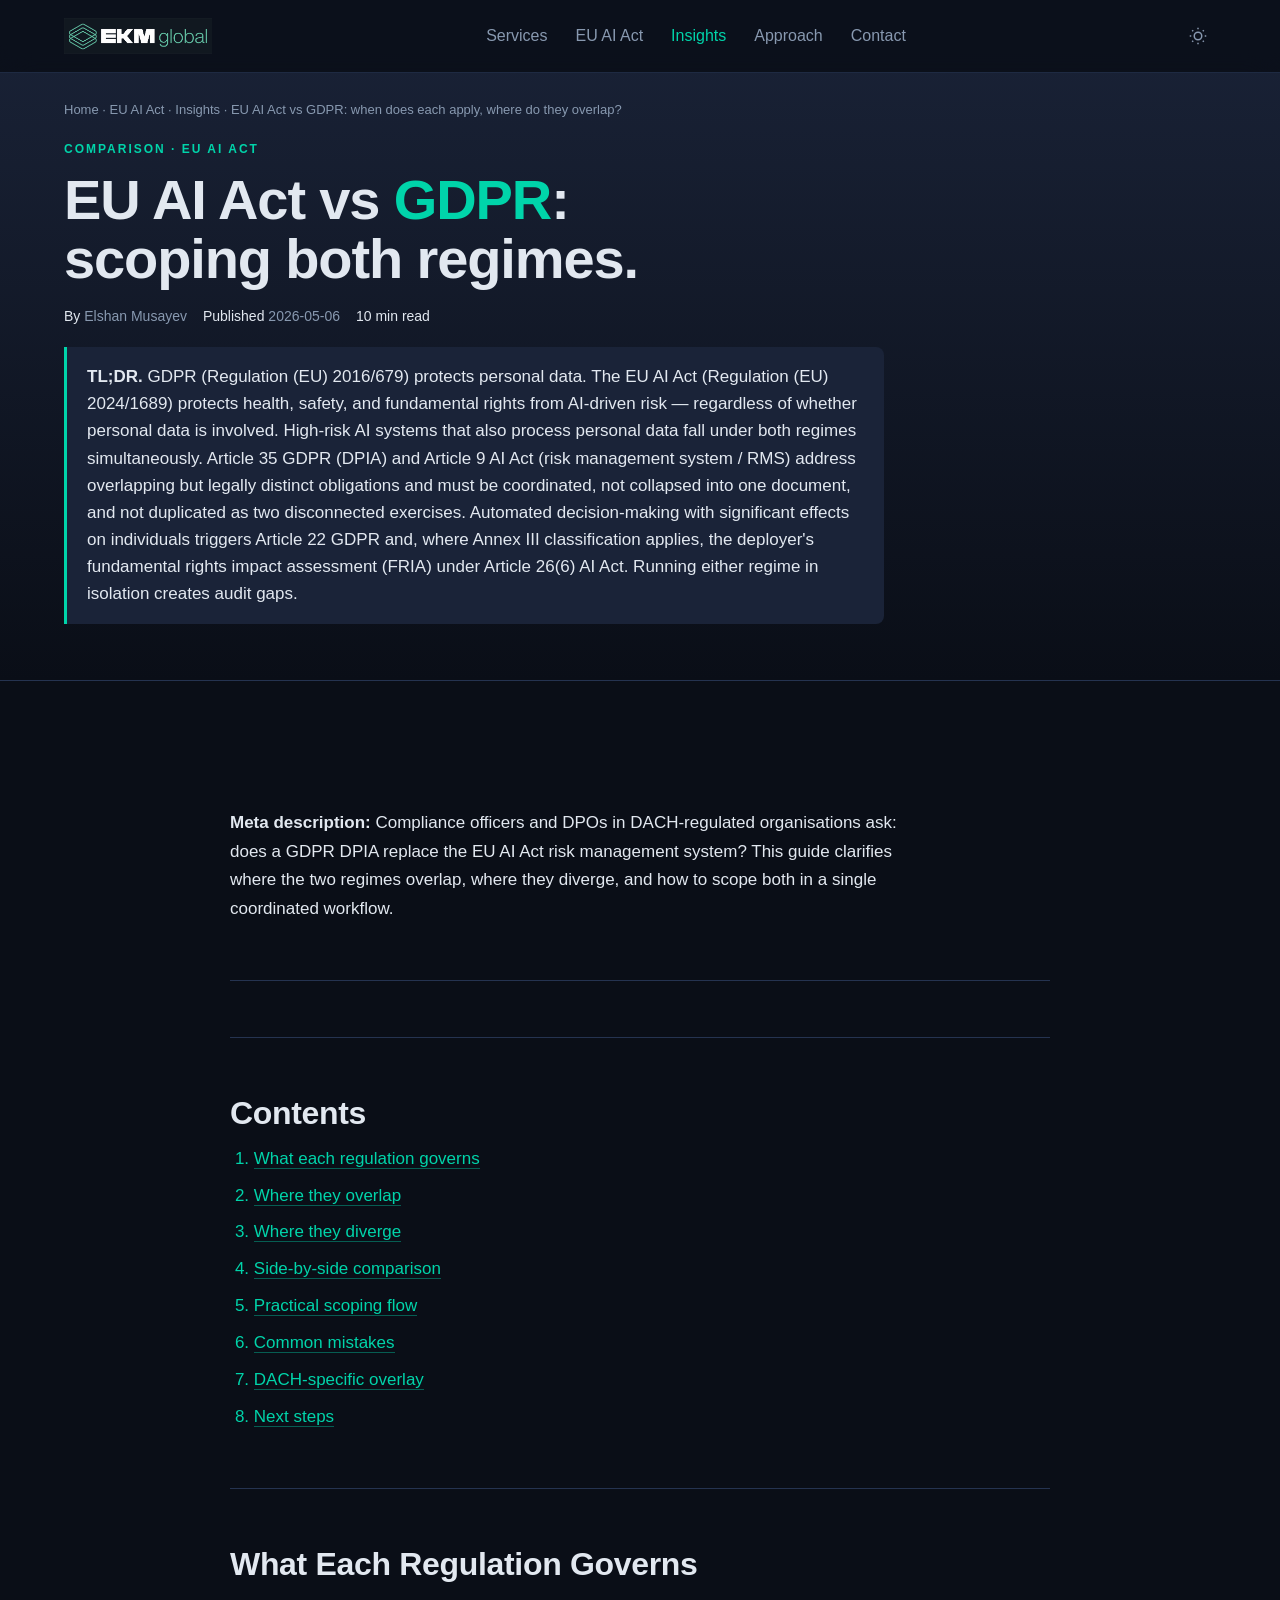
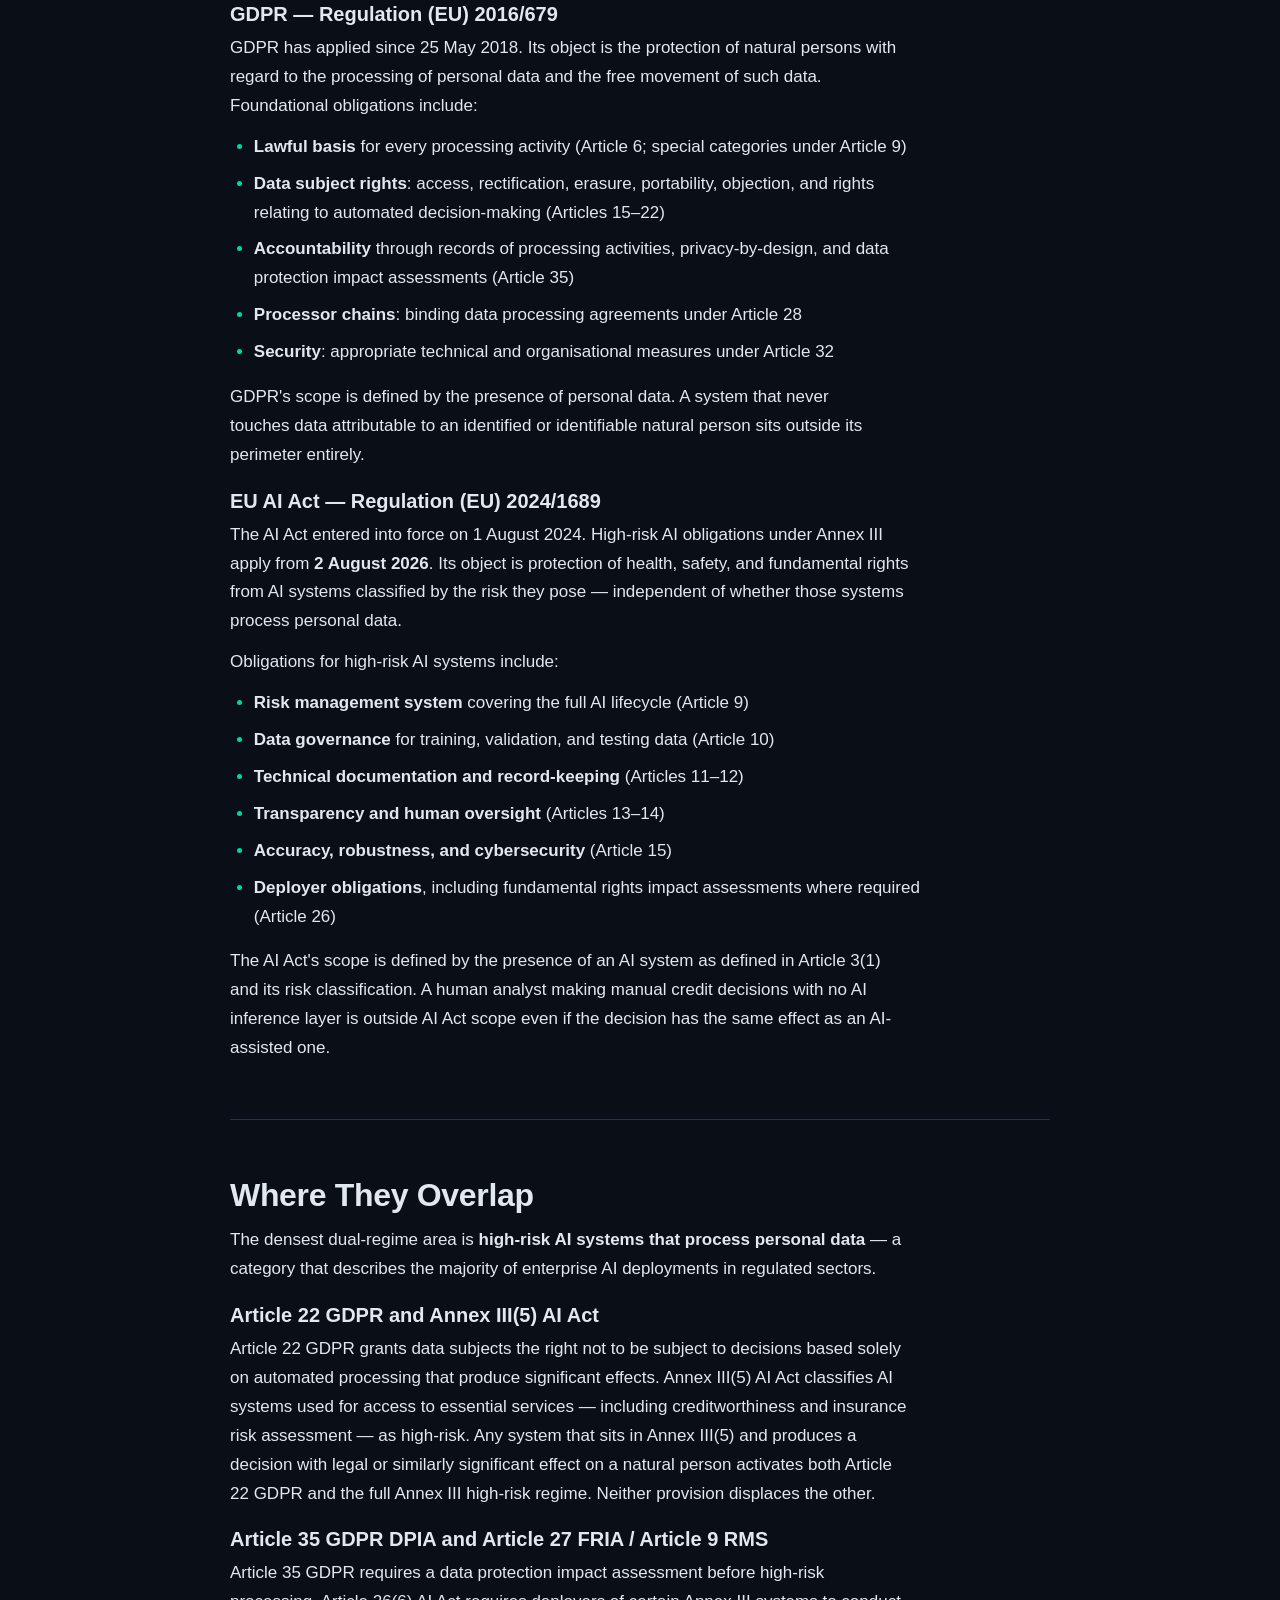
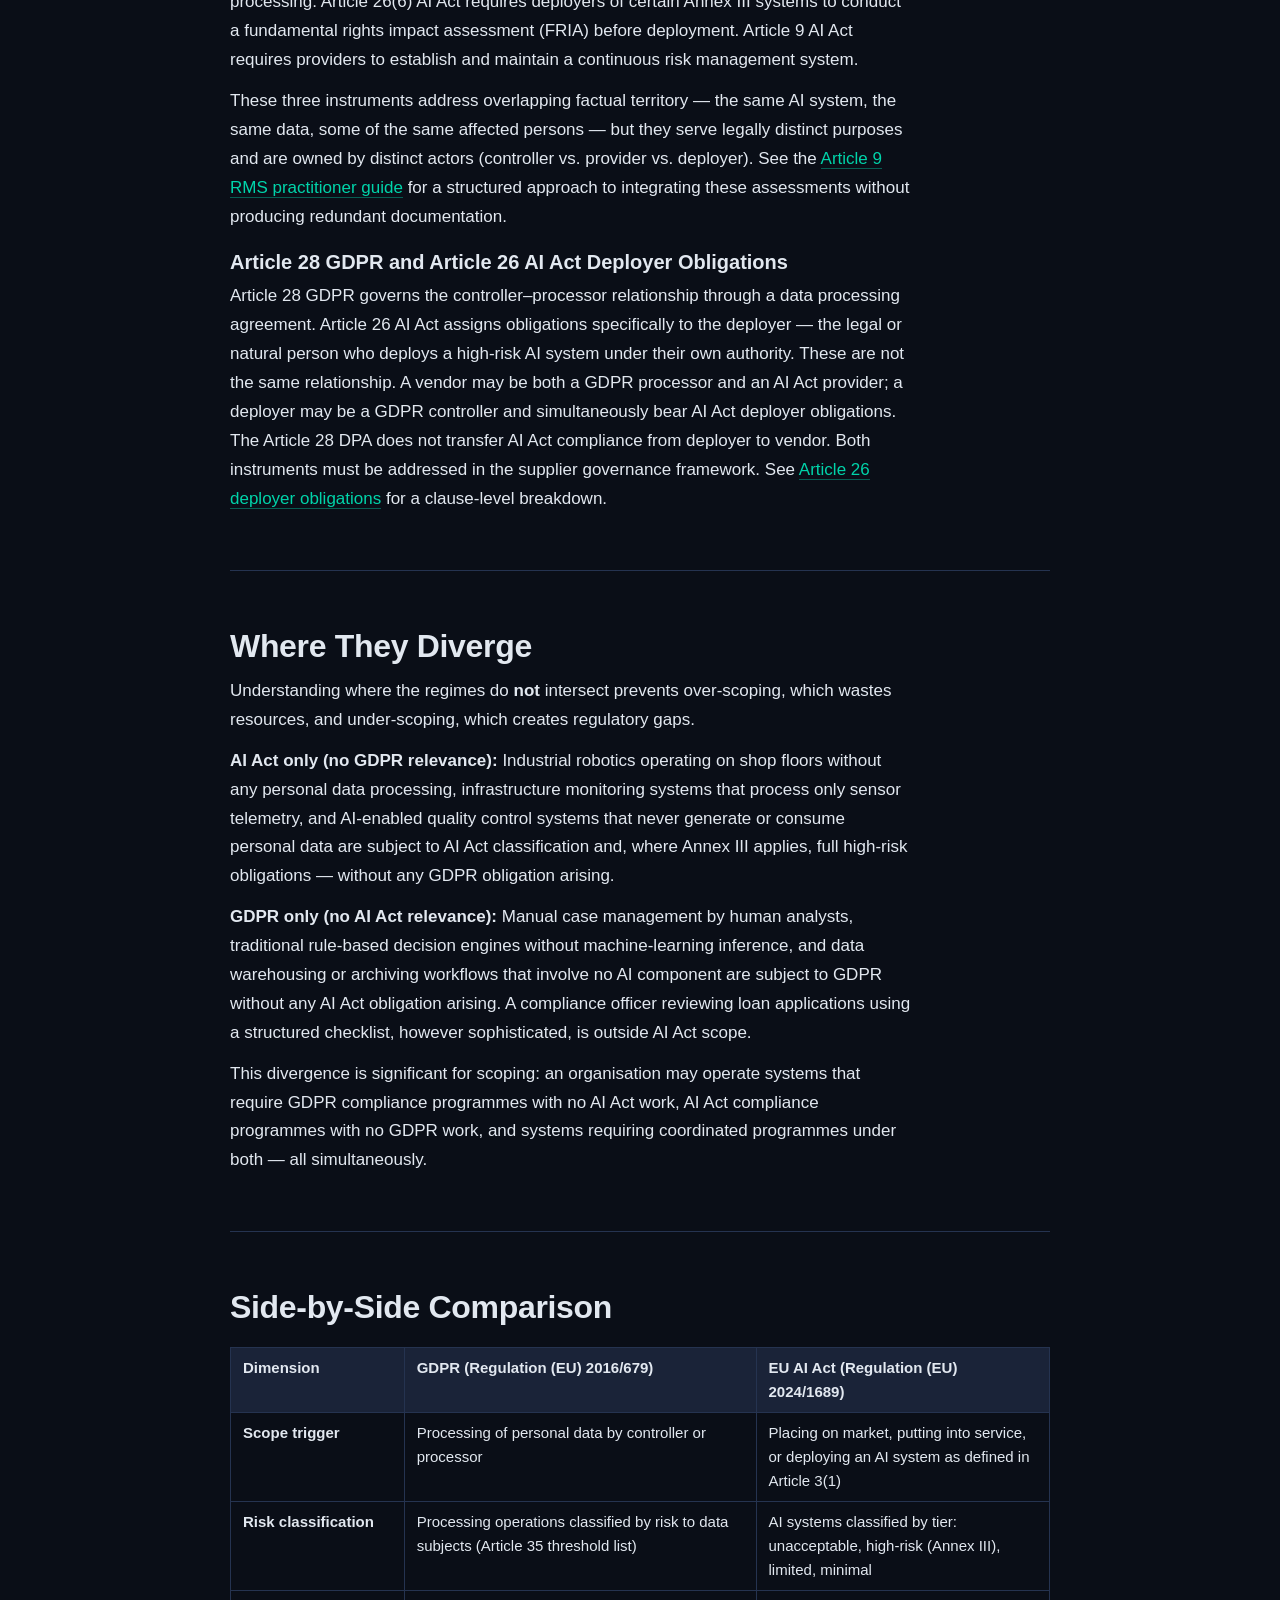
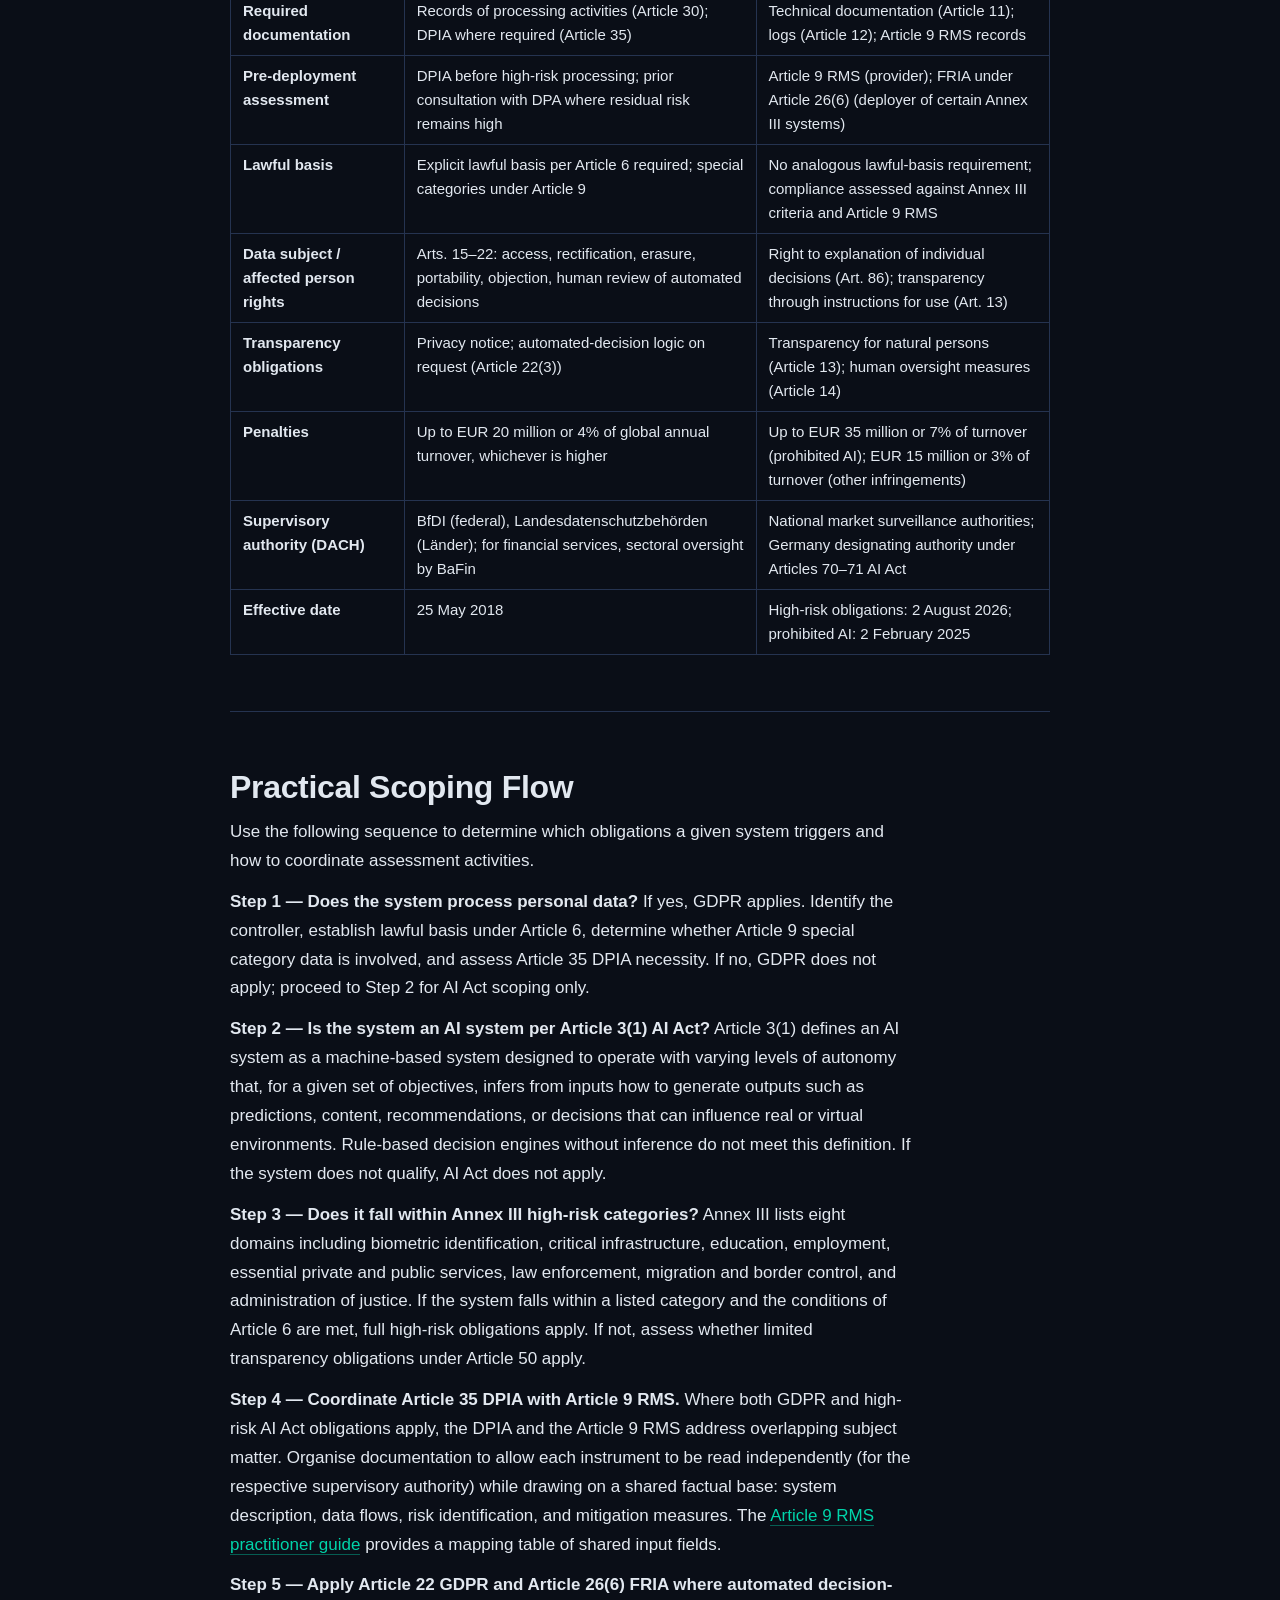
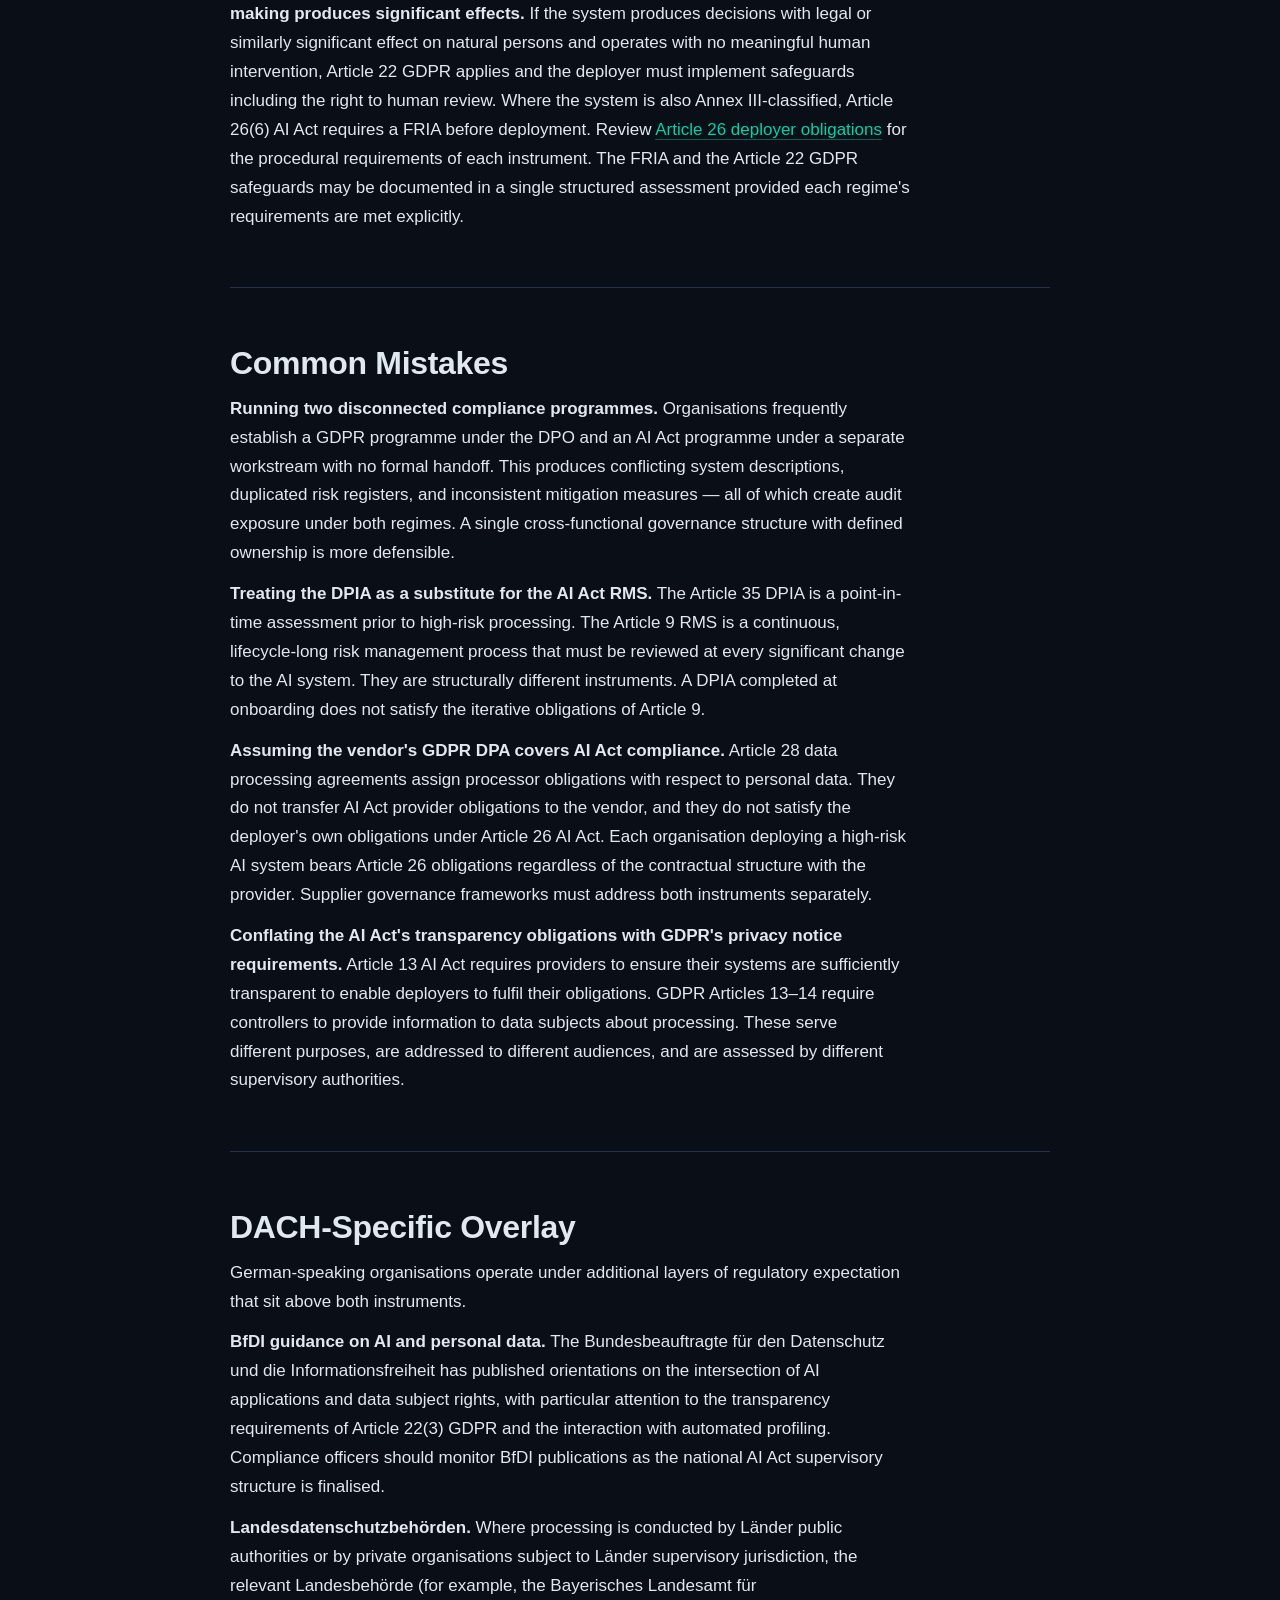
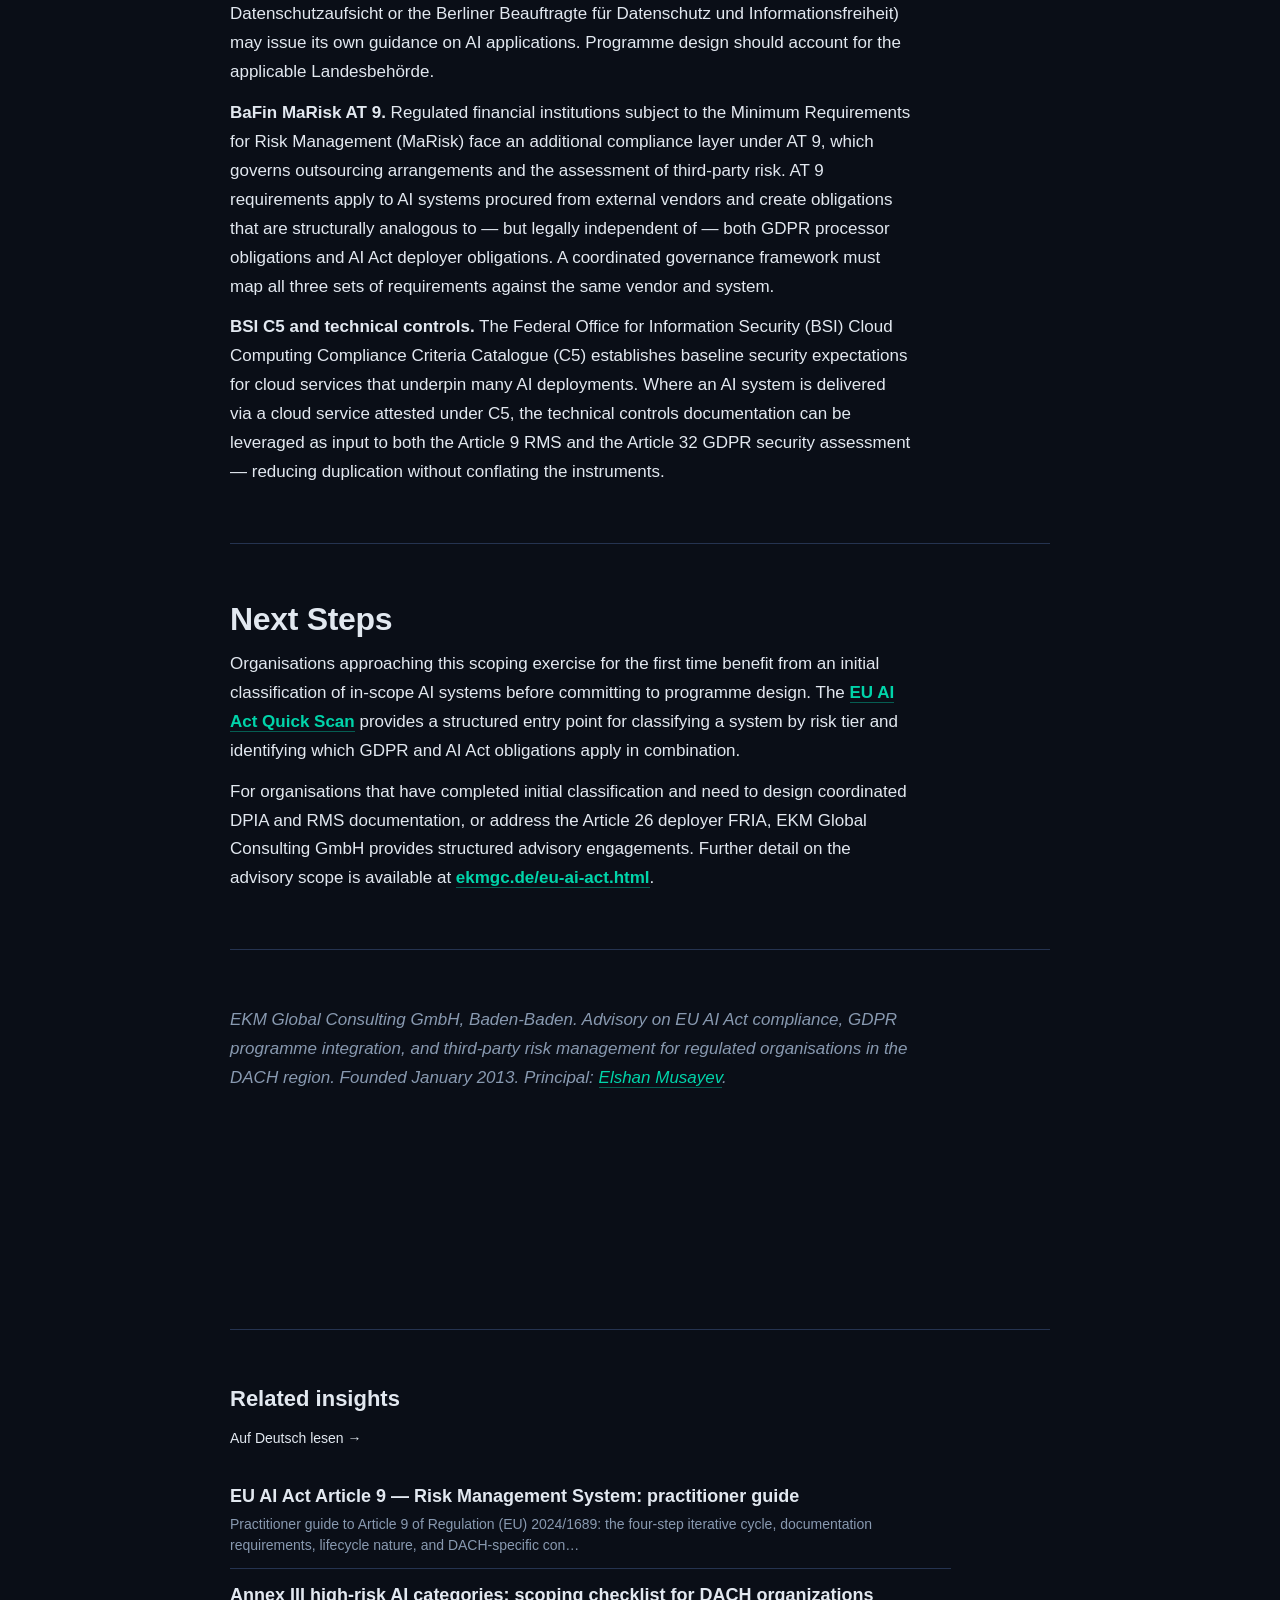
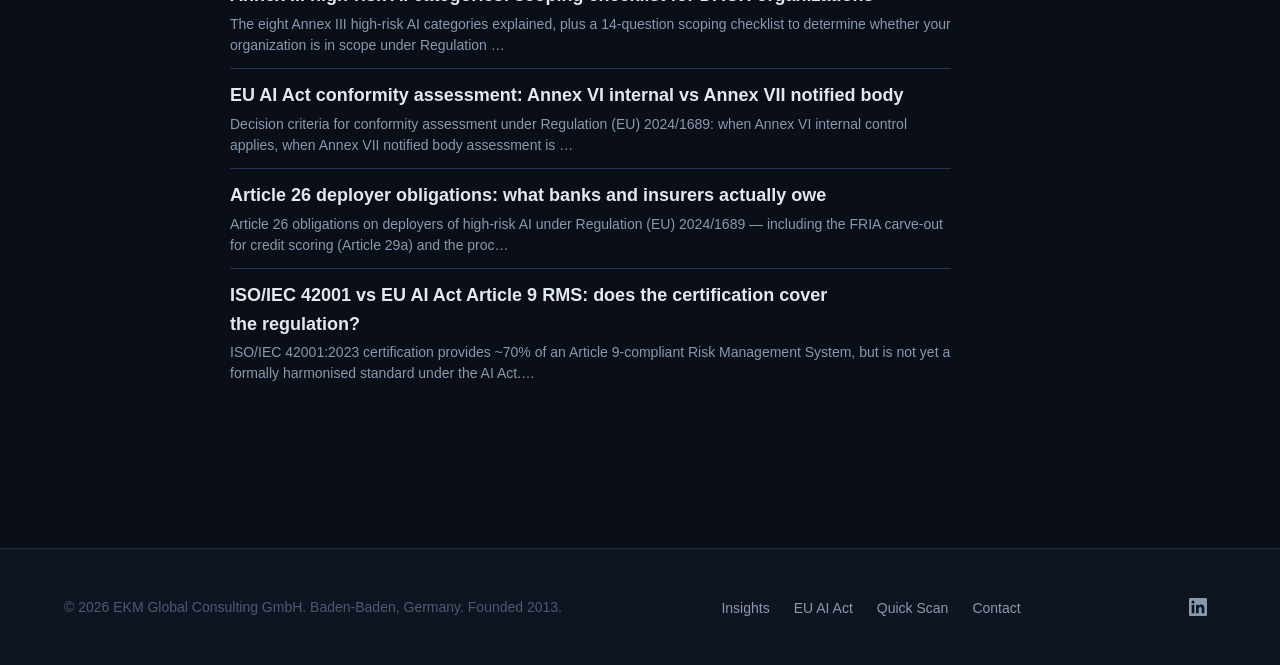
<file: insights/eu-ai-act-vs-gdpr-scoping.html>
<!DOCTYPE html>
<html lang="en" data-theme="dark">
<head>
  <meta charset="UTF-8">
  <meta name="viewport" content="width=device-width, initial-scale=1.0">
  <title>EU AI Act vs GDPR: when does each apply, where do they overlap? — EKM Global Consulting</title>
  <meta name="description" content="When the EU AI Act and GDPR apply, where they overlap, and how to coordinate Article 35 GDPR DPIA with Article 9 AI Act RMS without running two parallel disconnected programmes. For DACH compliance officers and DPOs.">
  <link rel="canonical" href="https://ekmgc.de/insights/eu-ai-act-vs-gdpr-scoping.html">
  <link rel="alternate" hreflang="en" href="https://ekmgc.de/insights/eu-ai-act-vs-gdpr-scoping.html">
  <link rel="alternate" hreflang="de" href="https://ekmgc.de/insights/eu-ki-verordnung-vs-dsgvo.html">
  <link rel="alternate" hreflang="x-default" href="https://ekmgc.de/insights/eu-ai-act-vs-gdpr-scoping.html">

  <meta property="og:type" content="article">
  <meta property="og:title" content="EU AI Act vs GDPR: when does each apply, where do they overlap?">
  <meta property="og:description" content="When the EU AI Act and GDPR apply, where they overlap, and how to coordinate Article 35 GDPR DPIA with Article 9 AI Act RMS without running two parallel disconnected programmes. For DACH compliance officers and DPOs.">
  <meta property="og:url" content="https://ekmgc.de/insights/eu-ai-act-vs-gdpr-scoping.html">
  <meta property="og:image" content="https://app.ekmgc.de/assets/og-image.png">
  <meta property="og:site_name" content="EKM Global Consulting">
  <meta property="og:locale" content="en_GB">
  <meta property="article:published_time" content="2026-05-06T00:00:00+00:00">
  <meta property="article:author" content="Elshan Musayev">
  <meta property="article:section" content="EU AI Compliance">

  <meta name="twitter:card" content="summary_large_image">
  <meta name="twitter:title" content="EU AI Act vs GDPR: when does each apply, where do they overlap?">
  <meta name="twitter:description" content="When the EU AI Act and GDPR apply, where they overlap, and how to coordinate Article 35 GDPR DPIA with Article 9 AI Act RMS without running two parallel disconnected programmes. For DACH compliance officers and DPOs.">
  <meta name="twitter:image" content="https://app.ekmgc.de/assets/og-image.png">

  <link rel="icon" type="image/svg+xml" href="data:image/svg+xml,%3Csvg xmlns='http://www.w3.org/2000/svg' viewBox='0 0 32 32'%3E%3Cpath d='M16 2L4 9v14l12 7 12-7V9L16 2z' fill='none' stroke='%2300d4aa' stroke-width='2'/%3E%3Cpath d='M16 8l-6 3.5v7L16 22l6-3.5v-7L16 8z' fill='%2300d4aa' opacity='0.3'/%3E%3Ccircle cx='16' cy='15' r='3' fill='%2300d4aa'/%3E%3C/svg%3E">

  <!-- Fonts -->
  <link href="https://api.fontshare.com/v2/css?f[]=cabinet-grotesk@400,500,700,800&f[]=satoshi@300,400,500,700&display=swap" rel="stylesheet">

  <link rel="stylesheet" href="/base.css">
  <link rel="stylesheet" href="/style.css">

  <style>
    /* Insight article page-local styles */
    .insight-hero {
      padding: calc(var(--space-10, 80px) + 60px) 0 var(--space-7, 56px);
      background: linear-gradient(180deg, var(--color-surface-offset, #1a2338) 0%, var(--color-bg, #0a0e17) 100%);
      border-bottom: 1px solid var(--color-border, #253350);
    }
    .insight-crumb {
      font-size: 13px;
      color: var(--color-text-muted, #8899b0);
      margin-bottom: var(--space-3, 16px);
    }
    .insight-crumb a {
      color: var(--color-text-muted, #8899b0);
      text-decoration: none;
      border-bottom: 1px solid transparent;
      transition: border-color 0.15s;
    }
    .insight-crumb a:hover { border-bottom-color: var(--color-primary, #00d4aa); }
    .insight-eyebrow {
      display: inline-block;
      font-size: 12px;
      font-weight: 700;
      letter-spacing: 2px;
      text-transform: uppercase;
      color: var(--color-primary, #00d4aa);
      margin-bottom: var(--space-3, 16px);
    }
    .insight-headline {
      font-family: var(--font-display, 'Cabinet Grotesk', sans-serif);
      font-size: clamp(32px, 5vw, 56px);
      font-weight: 800;
      line-height: 1.05;
      letter-spacing: -0.02em;
      margin: 0 0 var(--space-4, 24px);
      max-width: 900px;
    }
    .insight-headline .accent { color: var(--color-primary, #00d4aa); }
    .insight-meta {
      display: flex;
      gap: var(--space-4, 24px);
      flex-wrap: wrap;
      font-size: 14px;
      color: var(--color-text-muted, #8899b0);
      margin-bottom: var(--space-3, 16px);
    }
    .insight-meta strong { color: var(--color-text, #e2e8f0); font-weight: 500; }
    .insight-tldr {
      max-width: 820px;
      padding: var(--space-4, 24px) var(--space-5, 32px);
      border-left: 3px solid var(--color-primary, #00d4aa);
      background: var(--color-surface-offset, #1a2338);
      border-radius: 0 var(--radius-md, 10px) var(--radius-md, 10px) 0;
      font-size: 17px;
      line-height: 1.6;
      color: var(--color-text, #e2e8f0);
      margin-top: var(--space-5, 32px);
    }
    .insight-body {
      padding: var(--space-8, 64px) 0;
      max-width: 820px;
      margin: 0 auto;
    }
    .insight-body h2 {
      font-family: var(--font-display, 'Cabinet Grotesk', sans-serif);
      font-size: clamp(24px, 3vw, 32px);
      font-weight: 700;
      letter-spacing: -0.01em;
      line-height: 1.2;
      margin: var(--space-7, 56px) 0 var(--space-3, 16px);
      color: var(--color-text, #e2e8f0);
    }
    .insight-body h3 {
      font-family: var(--font-display, 'Cabinet Grotesk', sans-serif);
      font-size: 20px;
      font-weight: 600;
      margin: var(--space-5, 32px) 0 var(--space-2, 8px);
      color: var(--color-text, #e2e8f0);
    }
    .insight-body p {
      font-size: 17px;
      line-height: 1.7;
      color: var(--color-text, #e2e8f0);
      margin: 0 0 var(--space-3, 16px);
    }
    .insight-body ul, .insight-body ol {
      font-size: 17px;
      line-height: 1.7;
      color: var(--color-text, #e2e8f0);
      padding-left: 1.4em;
      margin: 0 0 var(--space-4, 24px);
    }
    .insight-body li { margin-bottom: var(--space-2, 8px); }
    .insight-body li::marker { color: var(--color-primary, #00d4aa); }
    .insight-body strong { color: var(--color-text, #e2e8f0); font-weight: 600; }
    .insight-body em { font-style: italic; color: var(--color-text-muted, #8899b0); }
    .insight-body a {
      color: var(--color-primary, #00d4aa);
      text-decoration: none;
      border-bottom: 1px solid rgba(0, 212, 170, 0.4);
      transition: border-color 0.15s;
    }
    .insight-body a:hover { border-bottom-color: var(--color-primary, #00d4aa); }
    .insight-body blockquote {
      margin: var(--space-5, 32px) 0;
      padding: var(--space-3, 16px) var(--space-4, 24px);
      border-left: 3px solid var(--color-primary, #00d4aa);
      background: var(--color-surface-offset, #1a2338);
      border-radius: 0 var(--radius-sm, 6px) var(--radius-sm, 6px) 0;
      color: var(--color-text-muted, #8899b0);
      font-style: italic;
    }
    .insight-body blockquote p:first-child { margin-top: 0; }
    .insight-body blockquote p:last-child { margin-bottom: 0; }
    .insight-body table {
      width: 100%;
      border-collapse: collapse;
      margin: var(--space-5, 32px) 0;
      font-size: 15px;
    }
    .insight-body th, .insight-body td {
      padding: var(--space-2, 8px) var(--space-3, 16px);
      border: 1px solid var(--color-border, #253350);
      text-align: left;
      vertical-align: top;
    }
    .insight-body th {
      background: var(--color-surface-offset, #1a2338);
      font-weight: 600;
      color: var(--color-text, #e2e8f0);
    }
    .insight-body code {
      background: var(--color-surface-offset, #1a2338);
      padding: 2px 6px;
      border-radius: 4px;
      font-size: 0.92em;
      color: var(--color-primary, #00d4aa);
    }
    .insight-body hr {
      border: none;
      border-top: 1px solid var(--color-border, #253350);
      margin: var(--space-7, 56px) 0;
    }
    .insight-related {
      max-width: 820px;
      margin: 0 auto;
      padding: var(--space-7, 56px) 0;
      border-top: 1px solid var(--color-border, #253350);
    }
    .insight-related h3 {
      font-family: var(--font-display, 'Cabinet Grotesk', sans-serif);
      font-size: 22px;
      font-weight: 700;
      margin-bottom: var(--space-4, 24px);
    }
    .insight-related ul {
      list-style: none;
      padding: 0;
    }
    .insight-related li {
      padding: var(--space-3, 16px) 0;
      border-bottom: 1px solid var(--color-border, #253350);
    }
    .insight-related li:last-child { border-bottom: none; }
    .insight-related__desc {
      display: block;
      font-size: 14px;
      color: var(--color-text-muted, #8899b0);
      margin-top: 4px;
      line-height: 1.5;
    }
    .insight-related__alt {
      margin: var(--space-3, 16px) 0 var(--space-5, 32px);
      font-size: 14px;
    }
    .insight-related__alt a {
      color: var(--color-primary, #00d4aa);
      text-decoration: none;
      font-weight: 600;
    }
    .insight-related a {
      color: var(--color-text, #e2e8f0);
      text-decoration: none;
      font-weight: 500;
      transition: color 0.15s;
    }
    .insight-related a:hover { color: var(--color-primary, #00d4aa); }
  </style>

  <!-- Schema.org JSON-LD: Article + BreadcrumbList -->
  <script type="application/ld+json">
{
  "@context": "https://schema.org",
  "@graph": [
    {
      "@type": "Article",
      "@id": "https://ekmgc.de/insights/eu-ai-act-vs-gdpr-scoping.html#article",
      "headline": "EU AI Act vs GDPR: when does each apply, where do they overlap?",
      "description": "When the EU AI Act and GDPR apply, where they overlap, and how to coordinate Article 35 GDPR DPIA with Article 9 AI Act RMS without running two parallel disconnected programmes. For DACH compliance officers and DPOs.",
      "url": "https://ekmgc.de/insights/eu-ai-act-vs-gdpr-scoping.html",
      "mainEntityOfPage": "https://ekmgc.de/insights/eu-ai-act-vs-gdpr-scoping.html",
      "datePublished": "2026-05-06",
      "dateModified": "2026-05-06",
      "inLanguage": "en-GB",
      "isAccessibleForFree": true,
      "keywords": "EU AI Act, Regulation (EU) 2024/1689, Annex III, Article 9, Article 26, conformity assessment, GPAI, AI compliance, RegTech, BSI C5, BaFin",
      "articleSection": "EU AI Compliance",
      "author": {
        "@type": "Person",
        "@id": "https://www.linkedin.com/in/elshan-musayev/#person",
        "name": "Elshan Musayev",
        "url": "https://www.linkedin.com/in/elshan-musayev/",
        "jobTitle": "Founder & CEO",
        "sameAs": [
          "https://www.linkedin.com/in/elshan-musayev/",
          "https://www.linkedin.com/in/elshanmusayev/",
          "https://elshanmusayev.com"
        ]
      },
      "publisher": {
        "@type": "Organization",
        "@id": "https://ekmgc.de/#organization",
        "name": "EKM Global Consulting GmbH",
        "url": "https://ekmgc.de",
        "logo": {
          "@type": "ImageObject",
          "url": "https://app.ekmgc.de/assets/logo_ekm_icon.png",
          "width": 1024,
          "height": 1024
        },
        "sameAs": [
          "https://www.linkedin.com/company/ekm-global-consulting-gmbh/",
          "https://www.linkedin.com/showcase/121553912/",
          "https://www.linkedin.com/showcase/121603994/",
          "https://www.crunchbase.com/organization/ekm-global-consulting"
        ]
      },
      "about": {
        "@type": "Legislation",
        "name": "Regulation (EU) 2024/1689 (Artificial Intelligence Act)",
        "legislationJurisdiction": "European Union",
        "legislationDate": "2024-06-13"
      }
    },
    {
      "@type": "BreadcrumbList",
      "@id": "https://ekmgc.de/insights/eu-ai-act-vs-gdpr-scoping.html#breadcrumb",
      "itemListElement": [
        {
          "@type": "ListItem",
          "position": 1,
          "name": "Home",
          "item": "https://ekmgc.de/"
        },
        {
          "@type": "ListItem",
          "position": 2,
          "name": "EU AI Act",
          "item": "https://ekmgc.de/eu-ai-act.html"
        },
        {
          "@type": "ListItem",
          "position": 3,
          "name": "Insights",
          "item": "https://ekmgc.de/insights/"
        },
        {
          "@type": "ListItem",
          "position": 4,
          "name": "EU AI Act vs GDPR: when does each apply, where do they overlap?",
          "item": "https://ekmgc.de/insights/eu-ai-act-vs-gdpr-scoping.html"
        }
      ]
    }
  ]
}
  </script>
</head>

<body>
  <!-- ============ HEADER ============ -->
  <header class="header" id="header">
    <div class="container header__inner">
      <a href="/" class="header__logo" aria-label="EKM Global Consulting">
        <img src="/assets/logo-dark.jpg" alt="EKM Global Consulting — think smarter" class="header__logo-img" id="siteLogo">
      </a>

      <nav class="nav" id="nav" aria-label="Main navigation">
        <ul class="nav__list" role="list">
          <li><a href="/#services" class="nav__link">Services</a></li>
          <li><a href="/eu-ai-act.html" class="nav__link">EU AI Act</a></li>
          <li><a href="/insights/" class="nav__link nav__link--active">Insights</a></li>
          <li><a href="/#approach" class="nav__link">Approach</a></li>
          <li><a href="/#contact" class="nav__link">Contact</a></li>
        </ul>
      </nav>

      <div class="header__controls">
        <button class="toggle-btn" id="themeToggle" data-theme-toggle aria-label="Switch theme">
          <svg width="18" height="18" viewBox="0 0 24 24" fill="none" stroke="currentColor" stroke-width="2"><circle cx="12" cy="12" r="5"/><path d="M12 1v2M12 21v2M4.22 4.22l1.42 1.42M18.36 18.36l1.42 1.42M1 12h2M21 12h2M4.22 19.78l1.42-1.42M18.36 5.64l1.42-1.42"/></svg>
        </button>
        <button class="menu-toggle" id="menuToggle" aria-label="Menu" aria-expanded="false">
          <span></span><span></span><span></span>
        </button>
      </div>
    </div>
  </header>

  <!-- ============ HERO ============ -->
  <section class="insight-hero">
    <div class="container">
      <div class="insight-crumb">
        <a href="/">Home</a> · <a href="/eu-ai-act.html">EU AI Act</a> · <a href="/insights/">Insights</a> · EU AI Act vs GDPR: when does each apply, where do they overlap?
      </div>
      <div class="insight-eyebrow">Comparison · EU AI Act</div>
      <h1 class="insight-headline">EU AI Act vs <span class="accent">GDPR</span>: scoping both regimes.</h1>
      <div class="insight-meta">
        <span><strong>By</strong> Elshan Musayev</span>
        <span><strong>Published</strong> 2026-05-06</span>
        <span><strong>10 min read</strong></span>
      </div>
      <div class="insight-tldr">
        <strong>TL;DR.</strong> GDPR (Regulation (EU) 2016/679) protects personal data. The EU AI Act (Regulation (EU) 2024/1689) protects health, safety, and fundamental rights from AI-driven risk — regardless of whether personal data is involved. High-risk AI systems that also process personal data fall under both regimes simultaneously. Article 35 GDPR (DPIA) and Article 9 AI Act (risk management system / RMS) address overlapping but legally distinct obligations and must be coordinated, not collapsed into one document, and not duplicated as two disconnected exercises. Automated decision-making with significant effects on individuals triggers Article 22 GDPR and, where Annex III classification applies, the deployer's fundamental rights impact assessment (FRIA) under Article 26(6) AI Act. Running either regime in isolation creates audit gaps.
      </div>
    </div>
  </section>

  <!-- ============ BODY ============ -->
  <section class="container">
    <article class="insight-body">
<p><strong>Meta description:</strong> Compliance officers and DPOs in DACH-regulated organisations ask: does a GDPR DPIA replace the EU AI Act risk management system? This guide clarifies where the two regimes overlap, where they diverge, and how to scope both in a single coordinated workflow.</p>
<hr>
<hr>
<h2>Contents</h2>
<ol>
<li><a href="#what-each-regulation-governs">What each regulation governs</a></li>
<li><a href="#where-they-overlap">Where they overlap</a></li>
<li><a href="#where-they-diverge">Where they diverge</a></li>
<li><a href="#side-by-side-comparison">Side-by-side comparison</a></li>
<li><a href="#practical-scoping-flow">Practical scoping flow</a></li>
<li><a href="#common-mistakes">Common mistakes</a></li>
<li><a href="#dach-specific-overlay">DACH-specific overlay</a></li>
<li><a href="#next-steps">Next steps</a></li>
</ol>
<hr>
<h2>What Each Regulation Governs</h2>
<h3>GDPR — Regulation (EU) 2016/679</h3>
<p>GDPR has applied since 25 May 2018. Its object is the protection of natural persons with regard to the processing of personal data and the free movement of such data. Foundational obligations include:</p>
<ul>
<li><strong>Lawful basis</strong> for every processing activity (Article 6; special categories under Article 9)</li>
<li><strong>Data subject rights</strong>: access, rectification, erasure, portability, objection, and rights relating to automated decision-making (Articles 15–22)</li>
<li><strong>Accountability</strong> through records of processing activities, privacy-by-design, and data protection impact assessments (Article 35)</li>
<li><strong>Processor chains</strong>: binding data processing agreements under Article 28</li>
<li><strong>Security</strong>: appropriate technical and organisational measures under Article 32</li>
</ul>
<p>GDPR's scope is defined by the presence of personal data. A system that never touches data attributable to an identified or identifiable natural person sits outside its perimeter entirely.</p>
<h3>EU AI Act — Regulation (EU) 2024/1689</h3>
<p>The AI Act entered into force on 1 August 2024. High-risk AI obligations under Annex III apply from <strong>2 August 2026</strong>. Its object is protection of health, safety, and fundamental rights from AI systems classified by the risk they pose — independent of whether those systems process personal data.</p>
<p>Obligations for high-risk AI systems include:</p>
<ul>
<li><strong>Risk management system</strong> covering the full AI lifecycle (Article 9)</li>
<li><strong>Data governance</strong> for training, validation, and testing data (Article 10)</li>
<li><strong>Technical documentation and record-keeping</strong> (Articles 11–12)</li>
<li><strong>Transparency and human oversight</strong> (Articles 13–14)</li>
<li><strong>Accuracy, robustness, and cybersecurity</strong> (Article 15)</li>
<li><strong>Deployer obligations</strong>, including fundamental rights impact assessments where required (Article 26)</li>
</ul>
<p>The AI Act's scope is defined by the presence of an AI system as defined in Article 3(1) and its risk classification. A human analyst making manual credit decisions with no AI inference layer is outside AI Act scope even if the decision has the same effect as an AI-assisted one.</p>
<hr>
<h2>Where They Overlap</h2>
<p>The densest dual-regime area is <strong>high-risk AI systems that process personal data</strong> — a category that describes the majority of enterprise AI deployments in regulated sectors.</p>
<h3>Article 22 GDPR and Annex III(5) AI Act</h3>
<p>Article 22 GDPR grants data subjects the right not to be subject to decisions based solely on automated processing that produce significant effects. Annex III(5) AI Act classifies AI systems used for access to essential services — including creditworthiness and insurance risk assessment — as high-risk. Any system that sits in Annex III(5) and produces a decision with legal or similarly significant effect on a natural person activates both Article 22 GDPR and the full Annex III high-risk regime. Neither provision displaces the other.</p>
<h3>Article 35 GDPR DPIA and Article 27 FRIA / Article 9 RMS</h3>
<p>Article 35 GDPR requires a data protection impact assessment before high-risk processing. Article 26(6) AI Act requires deployers of certain Annex III systems to conduct a fundamental rights impact assessment (FRIA) before deployment. Article 9 AI Act requires providers to establish and maintain a continuous risk management system.</p>
<p>These three instruments address overlapping factual territory — the same AI system, the same data, some of the same affected persons — but they serve legally distinct purposes and are owned by distinct actors (controller vs. provider vs. deployer). See the <a href="/insights/article-9-rms-practitioner-guide.html">Article 9 RMS practitioner guide</a> for a structured approach to integrating these assessments without producing redundant documentation.</p>
<h3>Article 28 GDPR and Article 26 AI Act Deployer Obligations</h3>
<p>Article 28 GDPR governs the controller–processor relationship through a data processing agreement. Article 26 AI Act assigns obligations specifically to the deployer — the legal or natural person who deploys a high-risk AI system under their own authority. These are not the same relationship. A vendor may be both a GDPR processor and an AI Act provider; a deployer may be a GDPR controller and simultaneously bear AI Act deployer obligations. The Article 28 DPA does not transfer AI Act compliance from deployer to vendor. Both instruments must be addressed in the supplier governance framework. See <a href="/insights/article-26-deployer-obligations.html">Article 26 deployer obligations</a> for a clause-level breakdown.</p>
<hr>
<h2>Where They Diverge</h2>
<p>Understanding where the regimes do <strong>not</strong> intersect prevents over-scoping, which wastes resources, and under-scoping, which creates regulatory gaps.</p>
<p><strong>AI Act only (no GDPR relevance):</strong> Industrial robotics operating on shop floors without any personal data processing, infrastructure monitoring systems that process only sensor telemetry, and AI-enabled quality control systems that never generate or consume personal data are subject to AI Act classification and, where Annex III applies, full high-risk obligations — without any GDPR obligation arising.</p>
<p><strong>GDPR only (no AI Act relevance):</strong> Manual case management by human analysts, traditional rule-based decision engines without machine-learning inference, and data warehousing or archiving workflows that involve no AI component are subject to GDPR without any AI Act obligation arising. A compliance officer reviewing loan applications using a structured checklist, however sophisticated, is outside AI Act scope.</p>
<p>This divergence is significant for scoping: an organisation may operate systems that require GDPR compliance programmes with no AI Act work, AI Act compliance programmes with no GDPR work, and systems requiring coordinated programmes under both — all simultaneously.</p>
<hr>
<h2>Side-by-Side Comparison</h2>
<table>
<thead>
<tr>
<th>Dimension</th>
<th>GDPR (Regulation (EU) 2016/679)</th>
<th>EU AI Act (Regulation (EU) 2024/1689)</th>
</tr>
</thead>
<tbody>
<tr>
<td><strong>Scope trigger</strong></td>
<td>Processing of personal data by controller or processor</td>
<td>Placing on market, putting into service, or deploying an AI system as defined in Article 3(1)</td>
</tr>
<tr>
<td><strong>Risk classification</strong></td>
<td>Processing operations classified by risk to data subjects (Article 35 threshold list)</td>
<td>AI systems classified by tier: unacceptable, high-risk (Annex III), limited, minimal</td>
</tr>
<tr>
<td><strong>Required documentation</strong></td>
<td>Records of processing activities (Article 30); DPIA where required (Article 35)</td>
<td>Technical documentation (Article 11); logs (Article 12); Article 9 RMS records</td>
</tr>
<tr>
<td><strong>Pre-deployment assessment</strong></td>
<td>DPIA before high-risk processing; prior consultation with DPA where residual risk remains high</td>
<td>Article 9 RMS (provider); FRIA under Article 26(6) (deployer of certain Annex III systems)</td>
</tr>
<tr>
<td><strong>Lawful basis</strong></td>
<td>Explicit lawful basis per Article 6 required; special categories under Article 9</td>
<td>No analogous lawful-basis requirement; compliance assessed against Annex III criteria and Article 9 RMS</td>
</tr>
<tr>
<td><strong>Data subject / affected person rights</strong></td>
<td>Arts. 15–22: access, rectification, erasure, portability, objection, human review of automated decisions</td>
<td>Right to explanation of individual decisions (Art. 86); transparency through instructions for use (Art. 13)</td>
</tr>
<tr>
<td><strong>Transparency obligations</strong></td>
<td>Privacy notice; automated-decision logic on request (Article 22(3))</td>
<td>Transparency for natural persons (Article 13); human oversight measures (Article 14)</td>
</tr>
<tr>
<td><strong>Penalties</strong></td>
<td>Up to EUR 20 million or 4% of global annual turnover, whichever is higher</td>
<td>Up to EUR 35 million or 7% of turnover (prohibited AI); EUR 15 million or 3% of turnover (other infringements)</td>
</tr>
<tr>
<td><strong>Supervisory authority (DACH)</strong></td>
<td>BfDI (federal), Landesdatenschutzbehörden (Länder); for financial services, sectoral oversight by BaFin</td>
<td>National market surveillance authorities; Germany designating authority under Articles 70–71 AI Act</td>
</tr>
<tr>
<td><strong>Effective date</strong></td>
<td>25 May 2018</td>
<td>High-risk obligations: 2 August 2026; prohibited AI: 2 February 2025</td>
</tr>
</tbody>
</table>
<hr>
<h2>Practical Scoping Flow</h2>
<p>Use the following sequence to determine which obligations a given system triggers and how to coordinate assessment activities.</p>
<p><strong>Step 1 — Does the system process personal data?</strong>
If yes, GDPR applies. Identify the controller, establish lawful basis under Article 6, determine whether Article 9 special category data is involved, and assess Article 35 DPIA necessity. If no, GDPR does not apply; proceed to Step 2 for AI Act scoping only.</p>
<p><strong>Step 2 — Is the system an AI system per Article 3(1) AI Act?</strong>
Article 3(1) defines an AI system as a machine-based system designed to operate with varying levels of autonomy that, for a given set of objectives, infers from inputs how to generate outputs such as predictions, content, recommendations, or decisions that can influence real or virtual environments. Rule-based decision engines without inference do not meet this definition. If the system does not qualify, AI Act does not apply.</p>
<p><strong>Step 3 — Does it fall within Annex III high-risk categories?</strong>
Annex III lists eight domains including biometric identification, critical infrastructure, education, employment, essential private and public services, law enforcement, migration and border control, and administration of justice. If the system falls within a listed category and the conditions of Article 6 are met, full high-risk obligations apply. If not, assess whether limited transparency obligations under Article 50 apply.</p>
<p><strong>Step 4 — Coordinate Article 35 DPIA with Article 9 RMS.</strong>
Where both GDPR and high-risk AI Act obligations apply, the DPIA and the Article 9 RMS address overlapping subject matter. Organise documentation to allow each instrument to be read independently (for the respective supervisory authority) while drawing on a shared factual base: system description, data flows, risk identification, and mitigation measures. The <a href="/insights/article-9-rms-practitioner-guide.html">Article 9 RMS practitioner guide</a> provides a mapping table of shared input fields.</p>
<p><strong>Step 5 — Apply Article 22 GDPR and Article 26(6) FRIA where automated decision-making produces significant effects.</strong>
If the system produces decisions with legal or similarly significant effect on natural persons and operates with no meaningful human intervention, Article 22 GDPR applies and the deployer must implement safeguards including the right to human review. Where the system is also Annex III-classified, Article 26(6) AI Act requires a FRIA before deployment. Review <a href="/insights/article-26-deployer-obligations.html">Article 26 deployer obligations</a> for the procedural requirements of each instrument. The FRIA and the Article 22 GDPR safeguards may be documented in a single structured assessment provided each regime's requirements are met explicitly.</p>
<hr>
<h2>Common Mistakes</h2>
<p><strong>Running two disconnected compliance programmes.</strong> Organisations frequently establish a GDPR programme under the DPO and an AI Act programme under a separate workstream with no formal handoff. This produces conflicting system descriptions, duplicated risk registers, and inconsistent mitigation measures — all of which create audit exposure under both regimes. A single cross-functional governance structure with defined ownership is more defensible.</p>
<p><strong>Treating the DPIA as a substitute for the AI Act RMS.</strong> The Article 35 DPIA is a point-in-time assessment prior to high-risk processing. The Article 9 RMS is a continuous, lifecycle-long risk management process that must be reviewed at every significant change to the AI system. They are structurally different instruments. A DPIA completed at onboarding does not satisfy the iterative obligations of Article 9.</p>
<p><strong>Assuming the vendor's GDPR DPA covers AI Act compliance.</strong> Article 28 data processing agreements assign processor obligations with respect to personal data. They do not transfer AI Act provider obligations to the vendor, and they do not satisfy the deployer's own obligations under Article 26 AI Act. Each organisation deploying a high-risk AI system bears Article 26 obligations regardless of the contractual structure with the provider. Supplier governance frameworks must address both instruments separately.</p>
<p><strong>Conflating the AI Act's transparency obligations with GDPR's privacy notice requirements.</strong> Article 13 AI Act requires providers to ensure their systems are sufficiently transparent to enable deployers to fulfil their obligations. GDPR Articles 13–14 require controllers to provide information to data subjects about processing. These serve different purposes, are addressed to different audiences, and are assessed by different supervisory authorities.</p>
<hr>
<h2>DACH-Specific Overlay</h2>
<p>German-speaking organisations operate under additional layers of regulatory expectation that sit above both instruments.</p>
<p><strong>BfDI guidance on AI and personal data.</strong> The Bundesbeauftragte für den Datenschutz und die Informationsfreiheit has published orientations on the intersection of AI applications and data subject rights, with particular attention to the transparency requirements of Article 22(3) GDPR and the interaction with automated profiling. Compliance officers should monitor BfDI publications as the national AI Act supervisory structure is finalised.</p>
<p><strong>Landesdatenschutzbehörden.</strong> Where processing is conducted by Länder public authorities or by private organisations subject to Länder supervisory jurisdiction, the relevant Landesbehörde (for example, the Bayerisches Landesamt für Datenschutzaufsicht or the Berliner Beauftragte für Datenschutz und Informationsfreiheit) may issue its own guidance on AI applications. Programme design should account for the applicable Landesbehörde.</p>
<p><strong>BaFin MaRisk AT 9.</strong> Regulated financial institutions subject to the Minimum Requirements for Risk Management (MaRisk) face an additional compliance layer under AT 9, which governs outsourcing arrangements and the assessment of third-party risk. AT 9 requirements apply to AI systems procured from external vendors and create obligations that are structurally analogous to — but legally independent of — both GDPR processor obligations and AI Act deployer obligations. A coordinated governance framework must map all three sets of requirements against the same vendor and system.</p>
<p><strong>BSI C5 and technical controls.</strong> The Federal Office for Information Security (BSI) Cloud Computing Compliance Criteria Catalogue (C5) establishes baseline security expectations for cloud services that underpin many AI deployments. Where an AI system is delivered via a cloud service attested under C5, the technical controls documentation can be leveraged as input to both the Article 9 RMS and the Article 32 GDPR security assessment — reducing duplication without conflating the instruments.</p>
<hr>
<h2>Next Steps</h2>
<p>Organisations approaching this scoping exercise for the first time benefit from an initial classification of in-scope AI systems before committing to programme design. The <strong><a href="https://app.ekmgc.de">EU AI Act Quick Scan</a></strong> provides a structured entry point for classifying a system by risk tier and identifying which GDPR and AI Act obligations apply in combination.</p>
<p>For organisations that have completed initial classification and need to design coordinated DPIA and RMS documentation, or address the Article 26 deployer FRIA, EKM Global Consulting GmbH provides structured advisory engagements. Further detail on the advisory scope is available at <strong><a href="https://ekmgc.de/eu-ai-act.html">ekmgc.de/eu-ai-act.html</a></strong>.</p>
<hr>
<p><em>EKM Global Consulting GmbH, Baden-Baden. Advisory on EU AI Act compliance, GDPR programme integration, and third-party risk management for regulated organisations in the DACH region. Founded January 2013. Principal: <a href="https://www.linkedin.com/in/elshan-musayev/">Elshan Musayev</a>.</em></p>
    </article>
  </section>

  <!-- ============ RELATED ============ -->
  <section class="container">
    <div class="insight-related">
      <h3>Related insights</h3>
      <p class="insight-related__alt"><a href="/insights/eu-ki-verordnung-vs-dsgvo.html">Auf Deutsch lesen →</a></p>
      <ul>
    <li><a href="article-9-rms-practitioner-guide.html"><strong>EU AI Act Article 9 — Risk Management System: practitioner guide</strong></a><span class="insight-related__desc">Practitioner guide to Article 9 of Regulation (EU) 2024/1689: the four-step iterative cycle, documentation requirements, lifecycle nature, and DACH-specific con…</span></li>
    <li><a href="annex-iii-scoping-checklist.html"><strong>Annex III high-risk AI categories: scoping checklist for DACH organizations</strong></a><span class="insight-related__desc">The eight Annex III high-risk AI categories explained, plus a 14-question scoping checklist to determine whether your organization is in scope under Regulation …</span></li>
    <li><a href="conformity-assessment-annex-vi-vii.html"><strong>EU AI Act conformity assessment: Annex VI internal vs Annex VII notified body</strong></a><span class="insight-related__desc">Decision criteria for conformity assessment under Regulation (EU) 2024/1689: when Annex VI internal control applies, when Annex VII notified body assessment is …</span></li>
    <li><a href="article-26-deployer-obligations.html"><strong>Article 26 deployer obligations: what banks and insurers actually owe</strong></a><span class="insight-related__desc">Article 26 obligations on deployers of high-risk AI under Regulation (EU) 2024/1689 — including the FRIA carve-out for credit scoring (Article 29a) and the proc…</span></li>
    <li><a href="iso-42001-vs-article-9-rms.html"><strong>ISO/IEC 42001 vs EU AI Act Article 9 RMS: does the certification cover the regulation?</strong></a><span class="insight-related__desc">ISO/IEC 42001:2023 certification provides ~70% of an Article 9-compliant Risk Management System, but is not yet a formally harmonised standard under the AI Act.…</span></li>
  </ul>
    </div>
  </section>

  <!-- ============ FOOTER ============ -->
  <footer class="footer">
    <div class="container footer__inner">
      <div class="footer__copy">&copy; 2026 EKM Global Consulting GmbH. Baden-Baden, Germany. Founded 2013.</div>
      <ul class="footer__links" role="list">
        <li><a href="/insights/">Insights</a></li>
        <li><a href="/eu-ai-act.html">EU AI Act</a></li>
        <li><a href="https://app.ekmgc.de" rel="noopener">Quick Scan</a></li>
        <li><a href="mailto:elshan.musayev@ekmgc.de">Contact</a></li>
      </ul>
      <div class="footer__social">
        <a href="https://www.linkedin.com/company/ekm-global-consulting-gmbh/" target="_blank" rel="noopener noreferrer" aria-label="LinkedIn">
          <svg width="18" height="18" viewBox="0 0 24 24" fill="currentColor"><path d="M20.447 20.452h-3.554v-5.569c0-1.328-.027-3.037-1.852-3.037-1.853 0-2.136 1.445-2.136 2.939v5.667H9.351V9h3.414v1.561h.046c.477-.9 1.637-1.85 3.37-1.85 3.601 0 4.267 2.37 4.267 5.455v6.286zM5.337 7.433a2.062 2.062 0 01-2.063-2.065 2.064 2.064 0 112.063 2.065zm1.782 13.019H3.555V9h3.564v11.452zM22.225 0H1.771C.792 0 0 .774 0 1.729v20.542C0 23.227.792 24 1.771 24h20.451C23.2 24 24 23.227 24 22.271V1.729C24 .774 23.2 0 22.222 0h.003z"/></svg>
        </a>
      </div>
    </div>
  </footer>

</body>
</html>
</file>
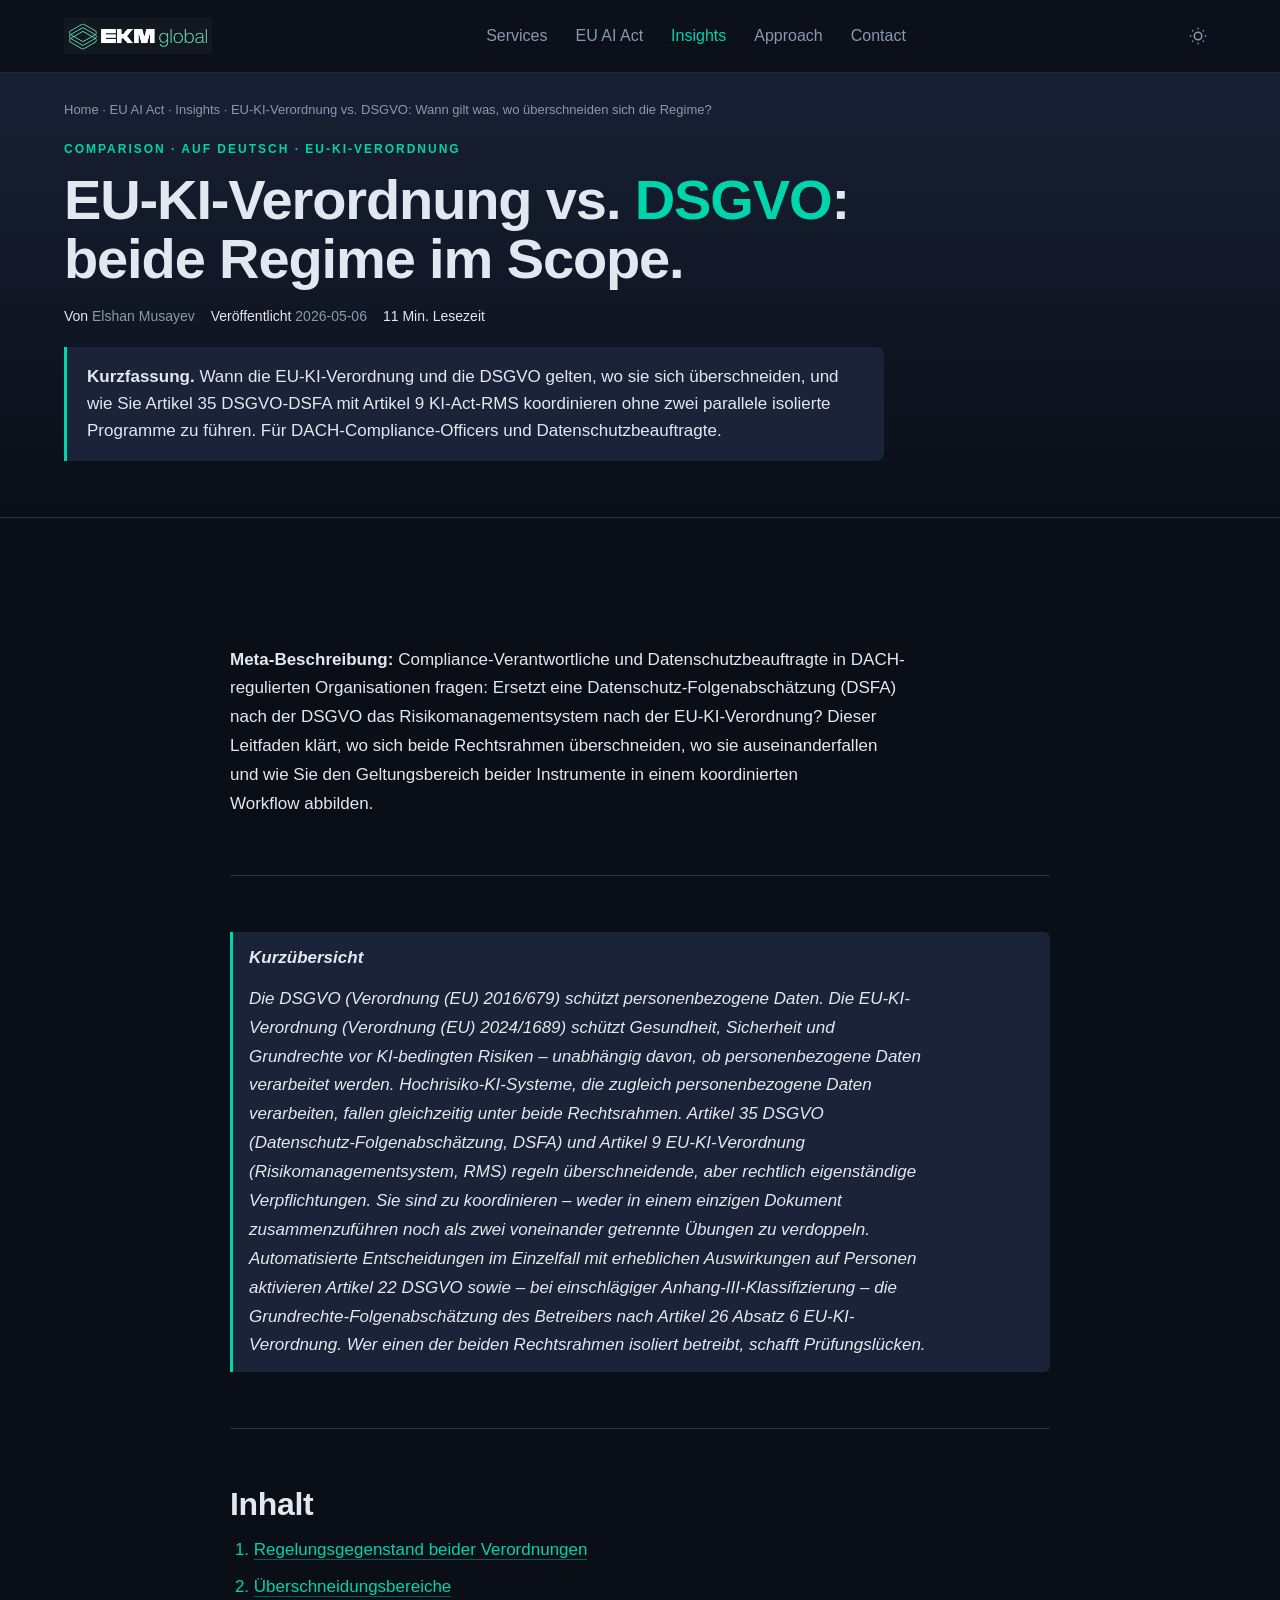
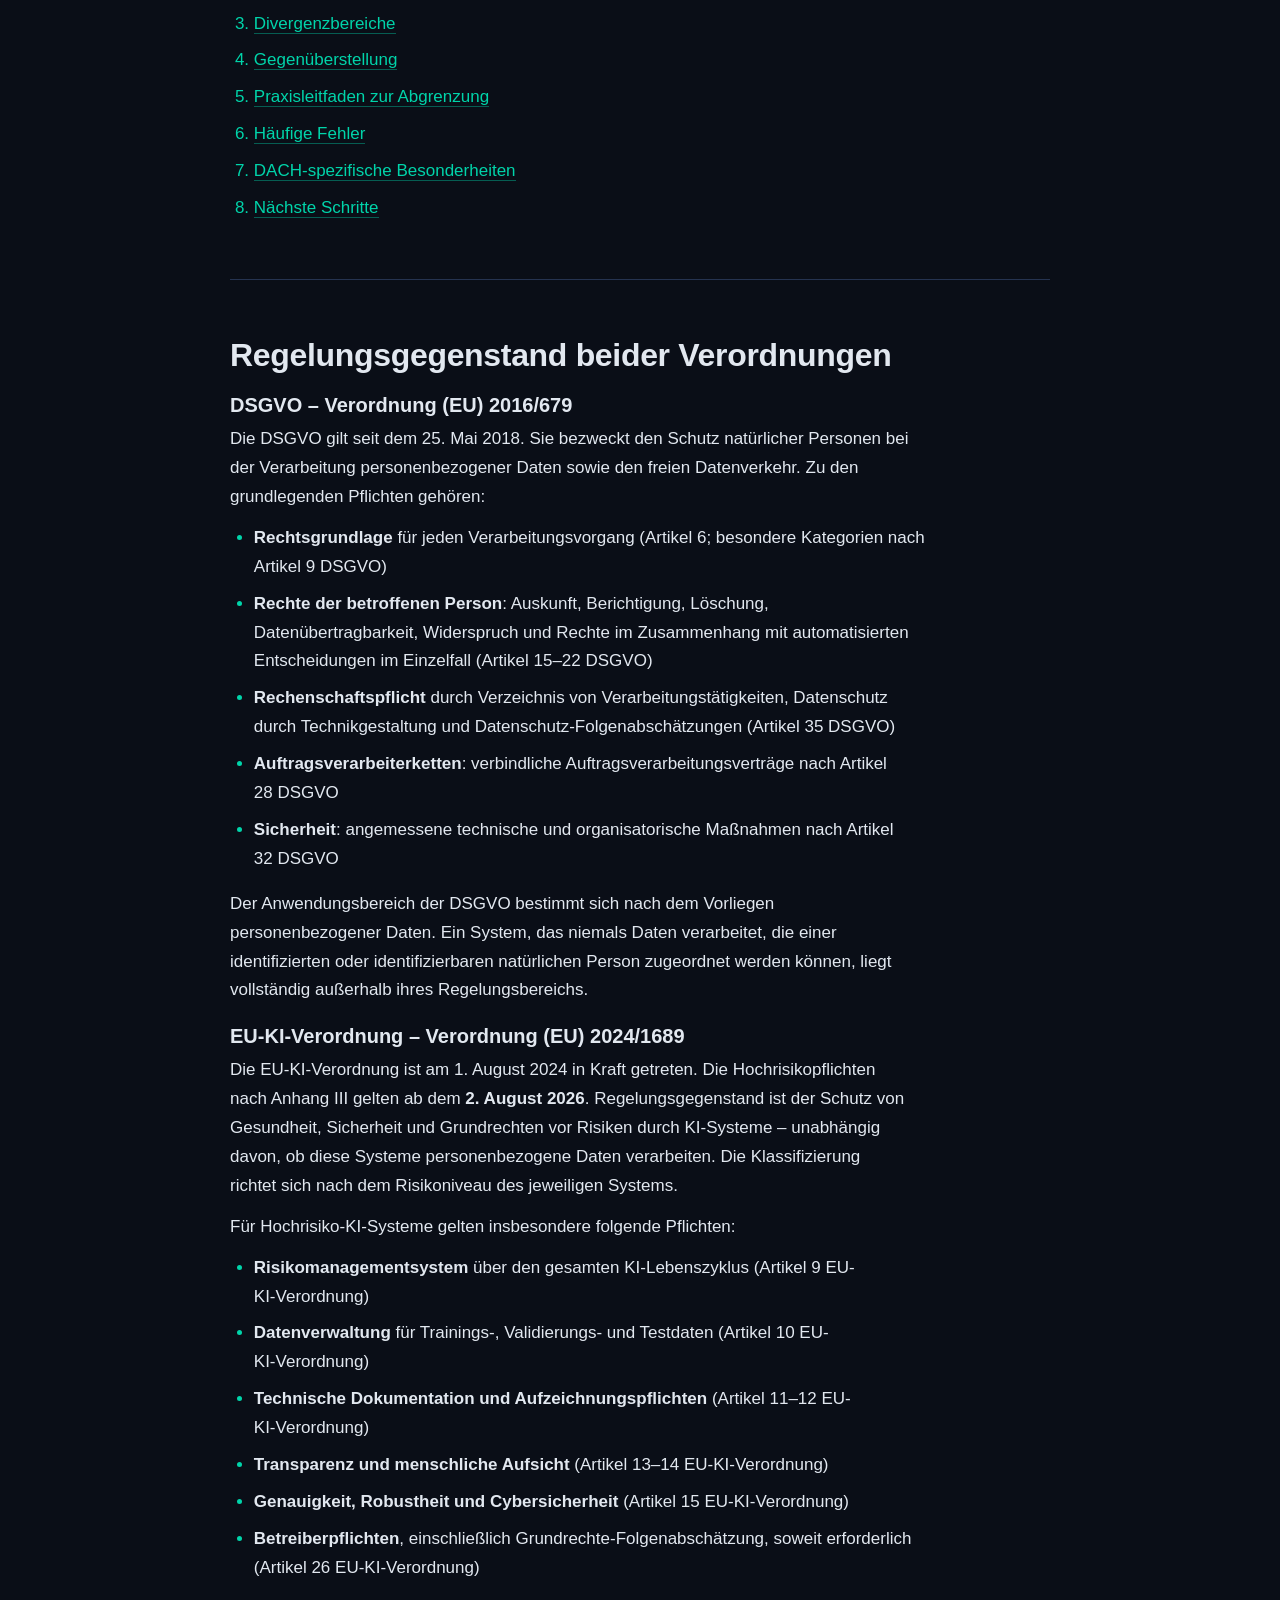
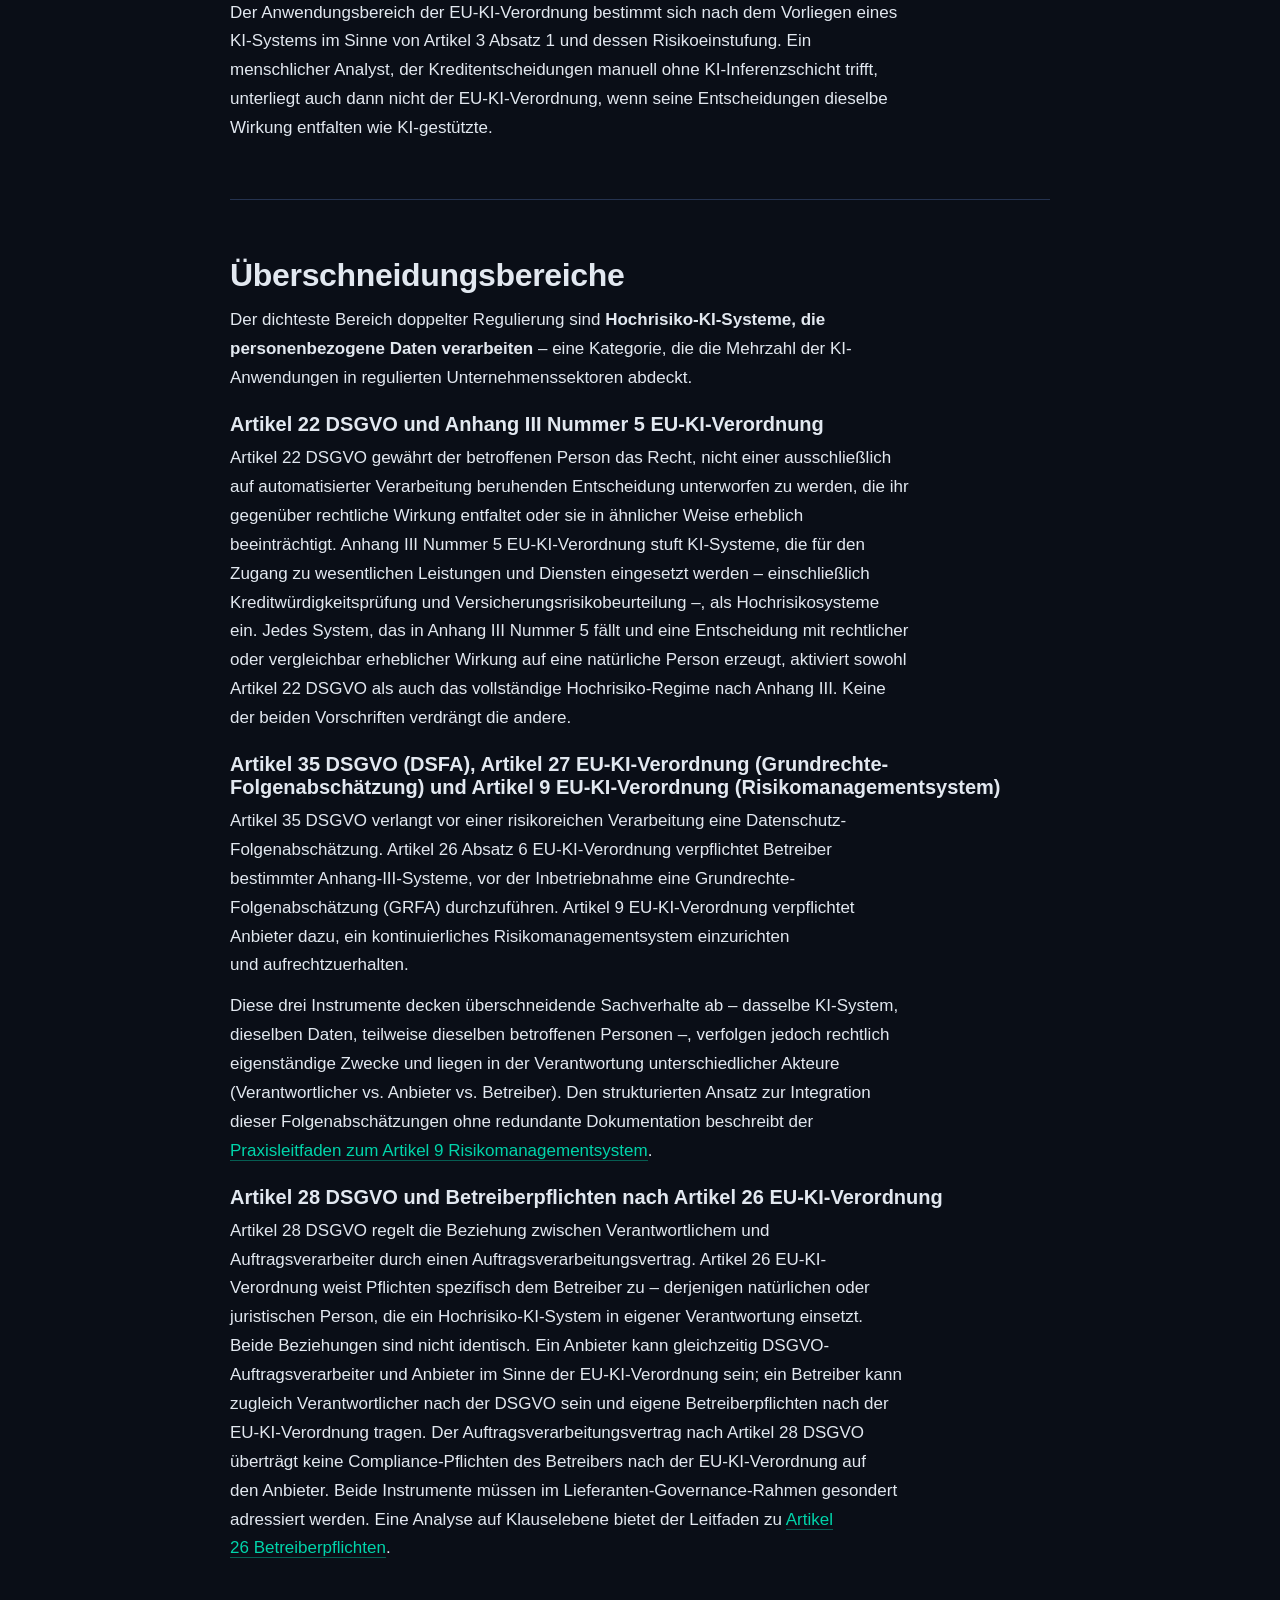
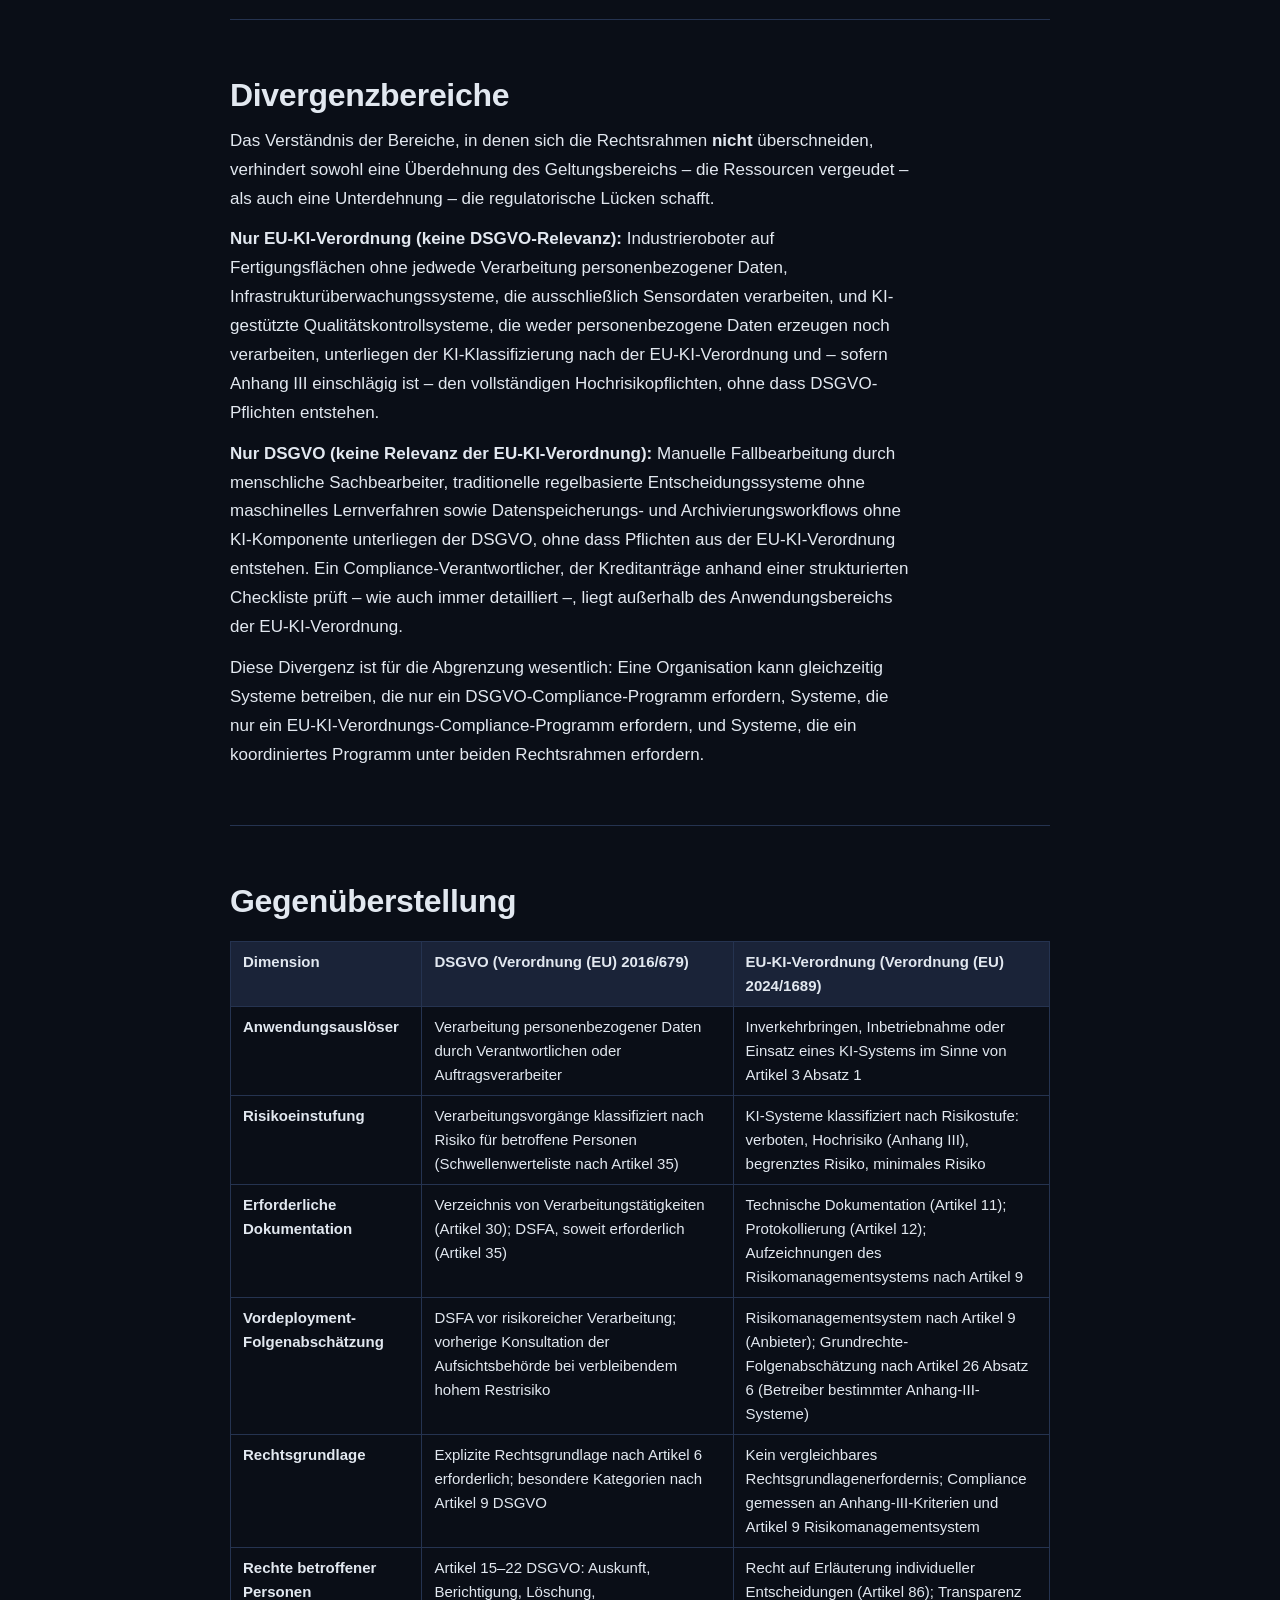
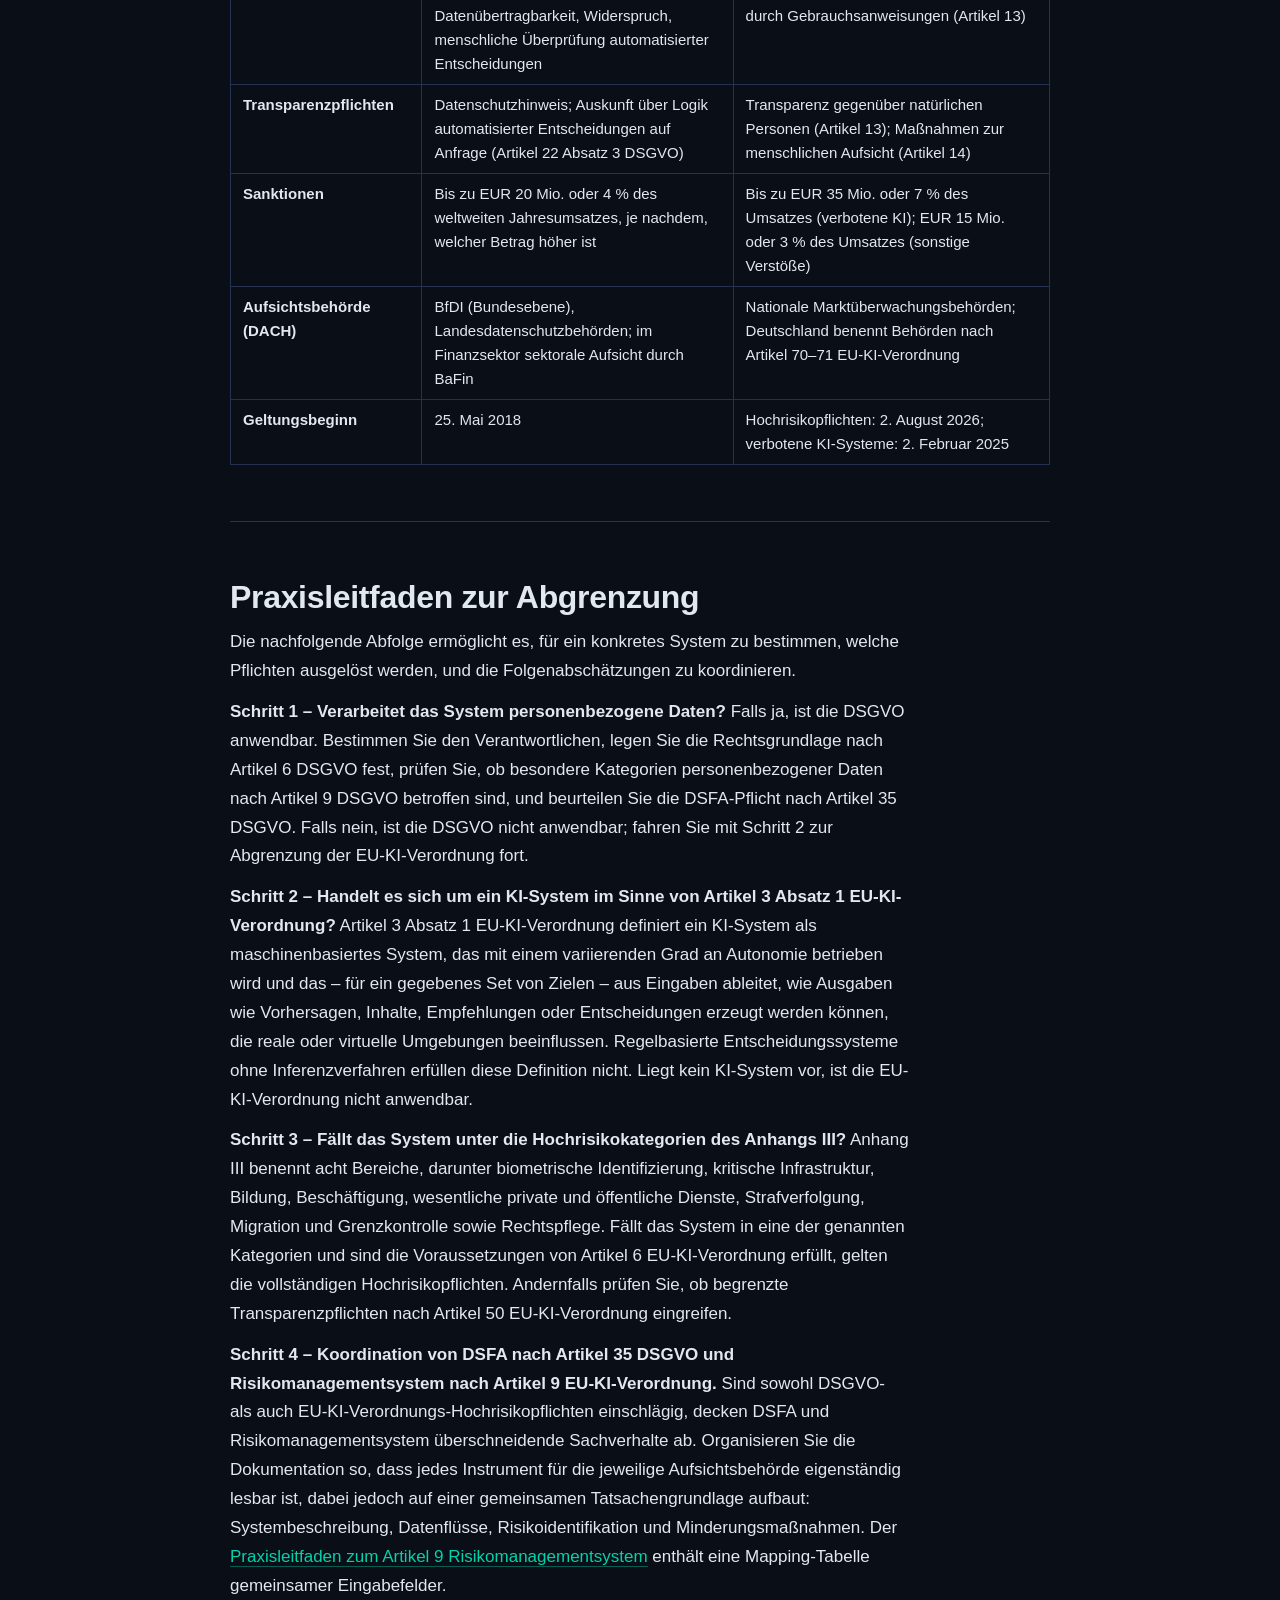
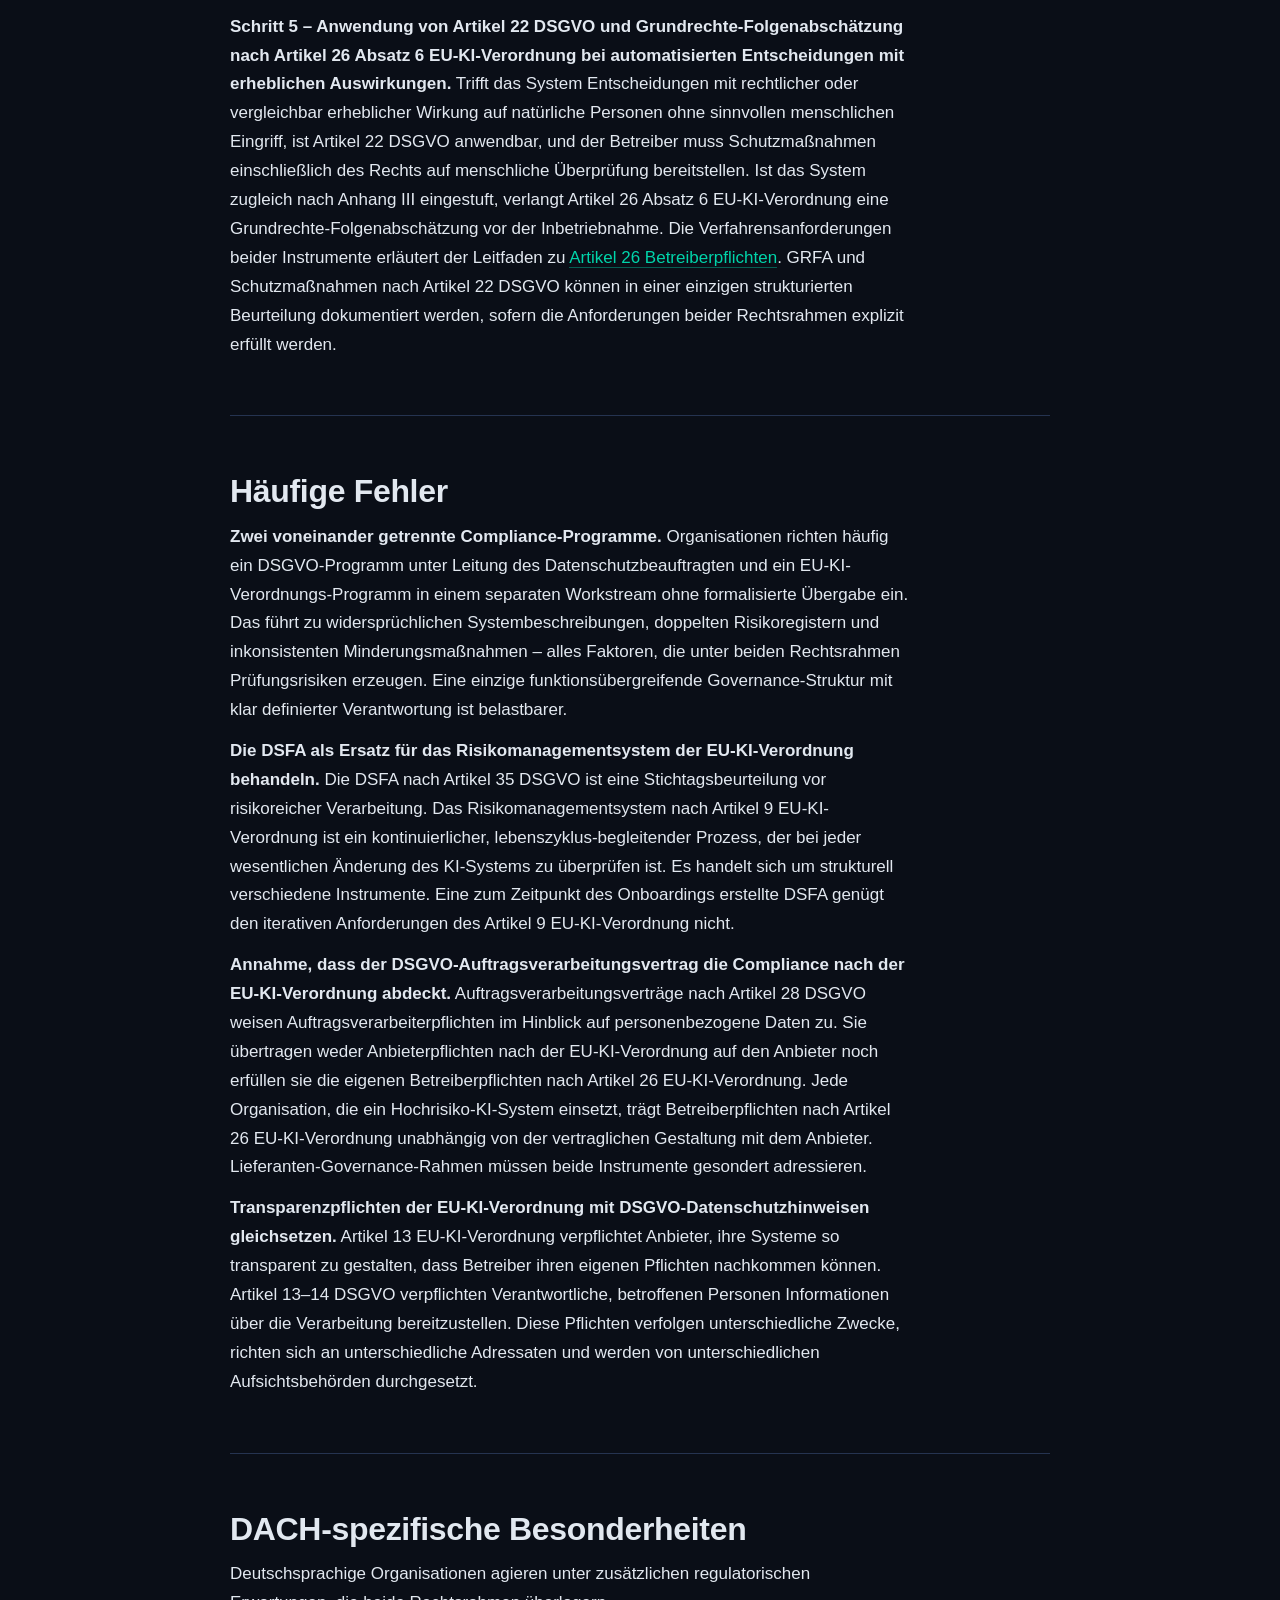
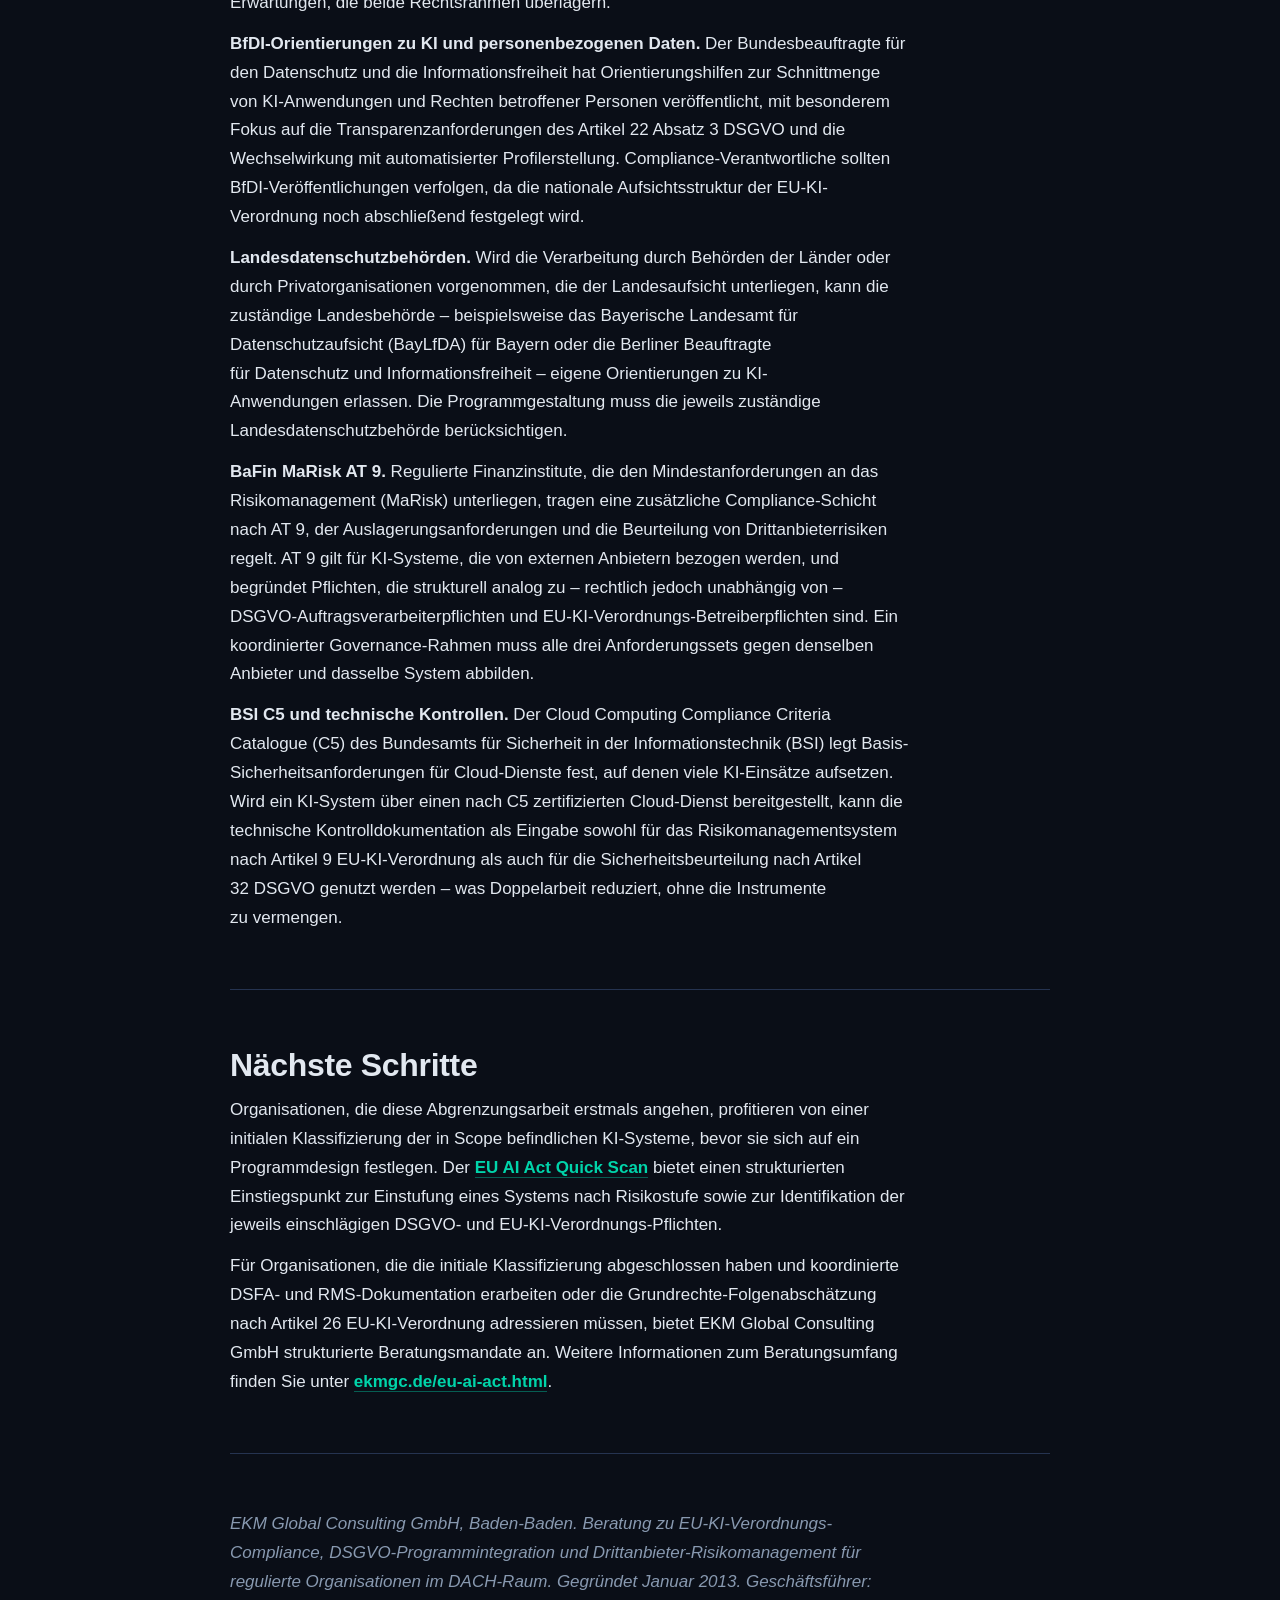
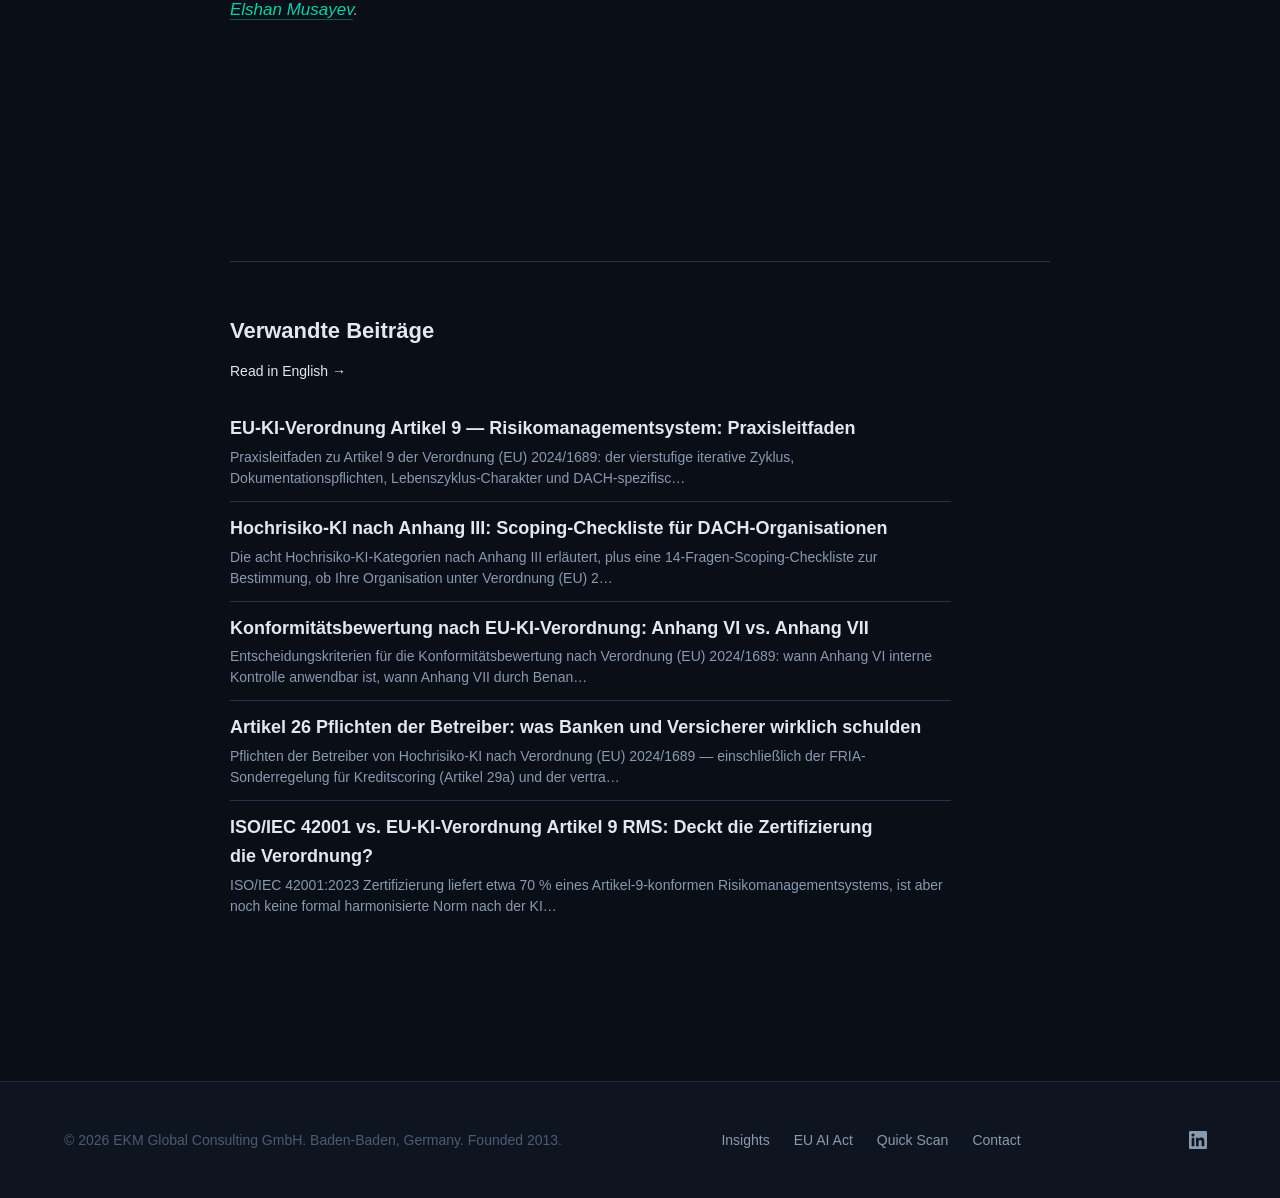
<file: insights/eu-ki-verordnung-vs-dsgvo.html>
<!DOCTYPE html>
<html lang="de" data-theme="dark">
<head>
  <meta charset="UTF-8">
  <meta name="viewport" content="width=device-width, initial-scale=1.0">
  <title>EU-KI-Verordnung vs. DSGVO: Wann gilt was, wo überschneiden sich die Regime? — EKM Global Consulting</title>
  <meta name="description" content="Wann die EU-KI-Verordnung und die DSGVO gelten, wo sie sich überschneiden, und wie Sie Artikel 35 DSGVO-DSFA mit Artikel 9 KI-Act-RMS koordinieren ohne zwei parallele isolierte Programme zu führen. Für DACH-Compliance-Officers und Datenschutzbeauftragte.">
  <link rel="canonical" href="https://ekmgc.de/insights/eu-ki-verordnung-vs-dsgvo.html">
  <link rel="alternate" hreflang="en" href="https://ekmgc.de/insights/eu-ai-act-vs-gdpr-scoping.html">
  <link rel="alternate" hreflang="de" href="https://ekmgc.de/insights/eu-ki-verordnung-vs-dsgvo.html">
  <link rel="alternate" hreflang="x-default" href="https://ekmgc.de/insights/eu-ai-act-vs-gdpr-scoping.html">

  <meta property="og:type" content="article">
  <meta property="og:title" content="EU-KI-Verordnung vs. DSGVO: Wann gilt was, wo überschneiden sich die Regime?">
  <meta property="og:description" content="Wann die EU-KI-Verordnung und die DSGVO gelten, wo sie sich überschneiden, und wie Sie Artikel 35 DSGVO-DSFA mit Artikel 9 KI-Act-RMS koordinieren ohne zwei parallele isolierte Programme zu führen. Für DACH-Compliance-Officers und Datenschutzbeauftragte.">
  <meta property="og:url" content="https://ekmgc.de/insights/eu-ki-verordnung-vs-dsgvo.html">
  <meta property="og:image" content="https://app.ekmgc.de/assets/og-image.png">
  <meta property="og:site_name" content="EKM Global Consulting">
  <meta property="og:locale" content="de_DE">
  <meta property="article:published_time" content="2026-05-06T00:00:00+00:00">
  <meta property="article:author" content="Elshan Musayev">
  <meta property="article:section" content="EU AI Compliance">

  <meta name="twitter:card" content="summary_large_image">
  <meta name="twitter:title" content="EU-KI-Verordnung vs. DSGVO: Wann gilt was, wo überschneiden sich die Regime?">
  <meta name="twitter:description" content="Wann die EU-KI-Verordnung und die DSGVO gelten, wo sie sich überschneiden, und wie Sie Artikel 35 DSGVO-DSFA mit Artikel 9 KI-Act-RMS koordinieren ohne zwei parallele isolierte Programme zu führen. Für DACH-Compliance-Officers und Datenschutzbeauftragte.">
  <meta name="twitter:image" content="https://app.ekmgc.de/assets/og-image.png">

  <link rel="icon" type="image/svg+xml" href="data:image/svg+xml,%3Csvg xmlns='http://www.w3.org/2000/svg' viewBox='0 0 32 32'%3E%3Cpath d='M16 2L4 9v14l12 7 12-7V9L16 2z' fill='none' stroke='%2300d4aa' stroke-width='2'/%3E%3Cpath d='M16 8l-6 3.5v7L16 22l6-3.5v-7L16 8z' fill='%2300d4aa' opacity='0.3'/%3E%3Ccircle cx='16' cy='15' r='3' fill='%2300d4aa'/%3E%3C/svg%3E">

  <!-- Fonts -->
  <link href="https://api.fontshare.com/v2/css?f[]=cabinet-grotesk@400,500,700,800&f[]=satoshi@300,400,500,700&display=swap" rel="stylesheet">

  <link rel="stylesheet" href="/base.css">
  <link rel="stylesheet" href="/style.css">

  <style>
    /* Insight article page-local styles */
    .insight-hero {
      padding: calc(var(--space-10, 80px) + 60px) 0 var(--space-7, 56px);
      background: linear-gradient(180deg, var(--color-surface-offset, #1a2338) 0%, var(--color-bg, #0a0e17) 100%);
      border-bottom: 1px solid var(--color-border, #253350);
    }
    .insight-crumb {
      font-size: 13px;
      color: var(--color-text-muted, #8899b0);
      margin-bottom: var(--space-3, 16px);
    }
    .insight-crumb a {
      color: var(--color-text-muted, #8899b0);
      text-decoration: none;
      border-bottom: 1px solid transparent;
      transition: border-color 0.15s;
    }
    .insight-crumb a:hover { border-bottom-color: var(--color-primary, #00d4aa); }
    .insight-eyebrow {
      display: inline-block;
      font-size: 12px;
      font-weight: 700;
      letter-spacing: 2px;
      text-transform: uppercase;
      color: var(--color-primary, #00d4aa);
      margin-bottom: var(--space-3, 16px);
    }
    .insight-headline {
      font-family: var(--font-display, 'Cabinet Grotesk', sans-serif);
      font-size: clamp(32px, 5vw, 56px);
      font-weight: 800;
      line-height: 1.05;
      letter-spacing: -0.02em;
      margin: 0 0 var(--space-4, 24px);
      max-width: 900px;
    }
    .insight-headline .accent { color: var(--color-primary, #00d4aa); }
    .insight-meta {
      display: flex;
      gap: var(--space-4, 24px);
      flex-wrap: wrap;
      font-size: 14px;
      color: var(--color-text-muted, #8899b0);
      margin-bottom: var(--space-3, 16px);
    }
    .insight-meta strong { color: var(--color-text, #e2e8f0); font-weight: 500; }
    .insight-tldr {
      max-width: 820px;
      padding: var(--space-4, 24px) var(--space-5, 32px);
      border-left: 3px solid var(--color-primary, #00d4aa);
      background: var(--color-surface-offset, #1a2338);
      border-radius: 0 var(--radius-md, 10px) var(--radius-md, 10px) 0;
      font-size: 17px;
      line-height: 1.6;
      color: var(--color-text, #e2e8f0);
      margin-top: var(--space-5, 32px);
    }
    .insight-body {
      padding: var(--space-8, 64px) 0;
      max-width: 820px;
      margin: 0 auto;
    }
    .insight-body h2 {
      font-family: var(--font-display, 'Cabinet Grotesk', sans-serif);
      font-size: clamp(24px, 3vw, 32px);
      font-weight: 700;
      letter-spacing: -0.01em;
      line-height: 1.2;
      margin: var(--space-7, 56px) 0 var(--space-3, 16px);
      color: var(--color-text, #e2e8f0);
    }
    .insight-body h3 {
      font-family: var(--font-display, 'Cabinet Grotesk', sans-serif);
      font-size: 20px;
      font-weight: 600;
      margin: var(--space-5, 32px) 0 var(--space-2, 8px);
      color: var(--color-text, #e2e8f0);
    }
    .insight-body p {
      font-size: 17px;
      line-height: 1.7;
      color: var(--color-text, #e2e8f0);
      margin: 0 0 var(--space-3, 16px);
    }
    .insight-body ul, .insight-body ol {
      font-size: 17px;
      line-height: 1.7;
      color: var(--color-text, #e2e8f0);
      padding-left: 1.4em;
      margin: 0 0 var(--space-4, 24px);
    }
    .insight-body li { margin-bottom: var(--space-2, 8px); }
    .insight-body li::marker { color: var(--color-primary, #00d4aa); }
    .insight-body strong { color: var(--color-text, #e2e8f0); font-weight: 600; }
    .insight-body em { font-style: italic; color: var(--color-text-muted, #8899b0); }
    .insight-body a {
      color: var(--color-primary, #00d4aa);
      text-decoration: none;
      border-bottom: 1px solid rgba(0, 212, 170, 0.4);
      transition: border-color 0.15s;
    }
    .insight-body a:hover { border-bottom-color: var(--color-primary, #00d4aa); }
    .insight-body blockquote {
      margin: var(--space-5, 32px) 0;
      padding: var(--space-3, 16px) var(--space-4, 24px);
      border-left: 3px solid var(--color-primary, #00d4aa);
      background: var(--color-surface-offset, #1a2338);
      border-radius: 0 var(--radius-sm, 6px) var(--radius-sm, 6px) 0;
      color: var(--color-text-muted, #8899b0);
      font-style: italic;
    }
    .insight-body blockquote p:first-child { margin-top: 0; }
    .insight-body blockquote p:last-child { margin-bottom: 0; }
    .insight-body table {
      width: 100%;
      border-collapse: collapse;
      margin: var(--space-5, 32px) 0;
      font-size: 15px;
    }
    .insight-body th, .insight-body td {
      padding: var(--space-2, 8px) var(--space-3, 16px);
      border: 1px solid var(--color-border, #253350);
      text-align: left;
      vertical-align: top;
    }
    .insight-body th {
      background: var(--color-surface-offset, #1a2338);
      font-weight: 600;
      color: var(--color-text, #e2e8f0);
    }
    .insight-body code {
      background: var(--color-surface-offset, #1a2338);
      padding: 2px 6px;
      border-radius: 4px;
      font-size: 0.92em;
      color: var(--color-primary, #00d4aa);
    }
    .insight-body hr {
      border: none;
      border-top: 1px solid var(--color-border, #253350);
      margin: var(--space-7, 56px) 0;
    }
    .insight-related {
      max-width: 820px;
      margin: 0 auto;
      padding: var(--space-7, 56px) 0;
      border-top: 1px solid var(--color-border, #253350);
    }
    .insight-related h3 {
      font-family: var(--font-display, 'Cabinet Grotesk', sans-serif);
      font-size: 22px;
      font-weight: 700;
      margin-bottom: var(--space-4, 24px);
    }
    .insight-related ul {
      list-style: none;
      padding: 0;
    }
    .insight-related li {
      padding: var(--space-3, 16px) 0;
      border-bottom: 1px solid var(--color-border, #253350);
    }
    .insight-related li:last-child { border-bottom: none; }
    .insight-related__desc {
      display: block;
      font-size: 14px;
      color: var(--color-text-muted, #8899b0);
      margin-top: 4px;
      line-height: 1.5;
    }
    .insight-related__alt {
      margin: var(--space-3, 16px) 0 var(--space-5, 32px);
      font-size: 14px;
    }
    .insight-related__alt a {
      color: var(--color-primary, #00d4aa);
      text-decoration: none;
      font-weight: 600;
    }
    .insight-related a {
      color: var(--color-text, #e2e8f0);
      text-decoration: none;
      font-weight: 500;
      transition: color 0.15s;
    }
    .insight-related a:hover { color: var(--color-primary, #00d4aa); }
  </style>

  <!-- Schema.org JSON-LD: Article + BreadcrumbList -->
  <script type="application/ld+json">
{
  "@context": "https://schema.org",
  "@graph": [
    {
      "@type": "Article",
      "@id": "https://ekmgc.de/insights/eu-ki-verordnung-vs-dsgvo.html#article",
      "headline": "EU-KI-Verordnung vs. DSGVO: Wann gilt was, wo überschneiden sich die Regime?",
      "description": "Wann die EU-KI-Verordnung und die DSGVO gelten, wo sie sich überschneiden, und wie Sie Artikel 35 DSGVO-DSFA mit Artikel 9 KI-Act-RMS koordinieren ohne zwei parallele isolierte Programme zu führen. Für DACH-Compliance-Officers und Datenschutzbeauftragte.",
      "url": "https://ekmgc.de/insights/eu-ki-verordnung-vs-dsgvo.html",
      "mainEntityOfPage": "https://ekmgc.de/insights/eu-ki-verordnung-vs-dsgvo.html",
      "datePublished": "2026-05-06",
      "dateModified": "2026-05-06",
      "inLanguage": "de-DE",
      "isAccessibleForFree": true,
      "keywords": "EU AI Act, Regulation (EU) 2024/1689, Annex III, Article 9, Article 26, conformity assessment, GPAI, AI compliance, RegTech, BSI C5, BaFin",
      "articleSection": "EU AI Compliance",
      "author": {
        "@type": "Person",
        "@id": "https://www.linkedin.com/in/elshan-musayev/#person",
        "name": "Elshan Musayev",
        "url": "https://www.linkedin.com/in/elshan-musayev/",
        "jobTitle": "Founder & CEO",
        "sameAs": [
          "https://www.linkedin.com/in/elshan-musayev/",
          "https://www.linkedin.com/in/elshanmusayev/",
          "https://elshanmusayev.com"
        ]
      },
      "publisher": {
        "@type": "Organization",
        "@id": "https://ekmgc.de/#organization",
        "name": "EKM Global Consulting GmbH",
        "url": "https://ekmgc.de",
        "logo": {
          "@type": "ImageObject",
          "url": "https://app.ekmgc.de/assets/logo_ekm_icon.png",
          "width": 1024,
          "height": 1024
        },
        "sameAs": [
          "https://www.linkedin.com/company/ekm-global-consulting-gmbh/",
          "https://www.linkedin.com/showcase/121553912/",
          "https://www.linkedin.com/showcase/121603994/",
          "https://www.crunchbase.com/organization/ekm-global-consulting"
        ]
      },
      "about": {
        "@type": "Legislation",
        "name": "Regulation (EU) 2024/1689 (Artificial Intelligence Act)",
        "legislationJurisdiction": "European Union",
        "legislationDate": "2024-06-13"
      }
    },
    {
      "@type": "BreadcrumbList",
      "@id": "https://ekmgc.de/insights/eu-ki-verordnung-vs-dsgvo.html#breadcrumb",
      "itemListElement": [
        {
          "@type": "ListItem",
          "position": 1,
          "name": "Home",
          "item": "https://ekmgc.de/"
        },
        {
          "@type": "ListItem",
          "position": 2,
          "name": "EU AI Act",
          "item": "https://ekmgc.de/eu-ai-act.html"
        },
        {
          "@type": "ListItem",
          "position": 3,
          "name": "Insights",
          "item": "https://ekmgc.de/insights/"
        },
        {
          "@type": "ListItem",
          "position": 4,
          "name": "EU-KI-Verordnung vs. DSGVO: Wann gilt was, wo überschneiden sich die Regime?",
          "item": "https://ekmgc.de/insights/eu-ki-verordnung-vs-dsgvo.html"
        }
      ]
    }
  ]
}
  </script>
</head>

<body>
  <!-- ============ HEADER ============ -->
  <header class="header" id="header">
    <div class="container header__inner">
      <a href="/" class="header__logo" aria-label="EKM Global Consulting">
        <img src="/assets/logo-dark.jpg" alt="EKM Global Consulting — think smarter" class="header__logo-img" id="siteLogo">
      </a>

      <nav class="nav" id="nav" aria-label="Main navigation">
        <ul class="nav__list" role="list">
          <li><a href="/#services" class="nav__link">Services</a></li>
          <li><a href="/eu-ai-act.html" class="nav__link">EU AI Act</a></li>
          <li><a href="/insights/" class="nav__link nav__link--active">Insights</a></li>
          <li><a href="/#approach" class="nav__link">Approach</a></li>
          <li><a href="/#contact" class="nav__link">Contact</a></li>
        </ul>
      </nav>

      <div class="header__controls">
        <button class="toggle-btn" id="themeToggle" data-theme-toggle aria-label="Switch theme">
          <svg width="18" height="18" viewBox="0 0 24 24" fill="none" stroke="currentColor" stroke-width="2"><circle cx="12" cy="12" r="5"/><path d="M12 1v2M12 21v2M4.22 4.22l1.42 1.42M18.36 18.36l1.42 1.42M1 12h2M21 12h2M4.22 19.78l1.42-1.42M18.36 5.64l1.42-1.42"/></svg>
        </button>
        <button class="menu-toggle" id="menuToggle" aria-label="Menu" aria-expanded="false">
          <span></span><span></span><span></span>
        </button>
      </div>
    </div>
  </header>

  <!-- ============ HERO ============ -->
  <section class="insight-hero">
    <div class="container">
      <div class="insight-crumb">
        <a href="/">Home</a> · <a href="/eu-ai-act.html">EU AI Act</a> · <a href="/insights/">Insights</a> · EU-KI-Verordnung vs. DSGVO: Wann gilt was, wo überschneiden sich die Regime?
      </div>
      <div class="insight-eyebrow">Comparison · Auf Deutsch · EU-KI-Verordnung</div>
      <h1 class="insight-headline">EU-KI-Verordnung vs. <span class="accent">DSGVO</span>: beide Regime im Scope.</h1>
      <div class="insight-meta">
        <span><strong>Von</strong> Elshan Musayev</span>
        <span><strong>Veröffentlicht</strong> 2026-05-06</span>
        <span><strong>11 Min. Lesezeit</strong></span>
      </div>
      <div class="insight-tldr">
        <strong>Kurzfassung.</strong> Wann die EU-KI-Verordnung und die DSGVO gelten, wo sie sich überschneiden, und wie Sie Artikel 35 DSGVO-DSFA mit Artikel 9 KI-Act-RMS koordinieren ohne zwei parallele isolierte Programme zu führen. Für DACH-Compliance-Officers und Datenschutzbeauftragte.
      </div>
    </div>
  </section>

  <!-- ============ BODY ============ -->
  <section class="container">
    <article class="insight-body">
<p><strong>Meta-Beschreibung:</strong> Compliance-Verantwortliche und Datenschutzbeauftragte in DACH-regulierten Organisationen fragen: Ersetzt eine Datenschutz-Folgenabschätzung (DSFA) nach der DSGVO das Risikomanagementsystem nach der EU-KI-Verordnung? Dieser Leitfaden klärt, wo sich beide Rechtsrahmen überschneiden, wo sie auseinanderfallen und wie Sie den Geltungsbereich beider Instrumente in einem koordinierten Workflow abbilden.</p>
<hr>
<blockquote>
<p><strong>Kurzübersicht</strong></p>
<p>Die DSGVO (Verordnung (EU) 2016/679) schützt personenbezogene Daten. Die EU-KI-Verordnung (Verordnung (EU) 2024/1689) schützt Gesundheit, Sicherheit und Grundrechte vor KI-bedingten Risiken – unabhängig davon, ob personenbezogene Daten verarbeitet werden. Hochrisiko-KI-Systeme, die zugleich personenbezogene Daten verarbeiten, fallen gleichzeitig unter beide Rechtsrahmen. Artikel 35 DSGVO (Datenschutz-Folgenabschätzung, DSFA) und Artikel 9 EU-KI-Verordnung (Risikomanagementsystem, RMS) regeln überschneidende, aber rechtlich eigenständige Verpflichtungen. Sie sind zu koordinieren – weder in einem einzigen Dokument zusammenzuführen noch als zwei voneinander getrennte Übungen zu verdoppeln. Automatisierte Entscheidungen im Einzelfall mit erheblichen Auswirkungen auf Personen aktivieren Artikel 22 DSGVO sowie – bei einschlägiger Anhang-III-Klassifizierung – die Grundrechte-Folgenabschätzung des Betreibers nach Artikel 26 Absatz 6 EU-KI-Verordnung. Wer einen der beiden Rechtsrahmen isoliert betreibt, schafft Prüfungslücken.</p>
</blockquote>
<hr>
<h2>Inhalt</h2>
<ol>
<li><a href="#regelungsgegenstand">Regelungsgegenstand beider Verordnungen</a></li>
<li><a href="#ueberschneidungsbereiche">Überschneidungsbereiche</a></li>
<li><a href="#divergenzbereiche">Divergenzbereiche</a></li>
<li><a href="#gegenuberstellung">Gegenüberstellung</a></li>
<li><a href="#praxisleitfaden">Praxisleitfaden zur Abgrenzung</a></li>
<li><a href="#haeufige-fehler">Häufige Fehler</a></li>
<li><a href="#dach-besonderheiten">DACH-spezifische Besonderheiten</a></li>
<li><a href="#naechste-schritte">Nächste Schritte</a></li>
</ol>
<hr>
<h2 id="regelungsgegenstand">Regelungsgegenstand beider Verordnungen</h2>
<h3>DSGVO – Verordnung (EU) 2016/679</h3>
<p>Die DSGVO gilt seit dem 25. Mai 2018. Sie bezweckt den Schutz natürlicher Personen bei der Verarbeitung personenbezogener Daten sowie den freien Datenverkehr. Zu den grundlegenden Pflichten gehören:</p>
<ul>
<li><strong>Rechtsgrundlage</strong> für jeden Verarbeitungsvorgang (Artikel 6; besondere Kategorien nach Artikel 9 DSGVO)</li>
<li><strong>Rechte der betroffenen Person</strong>: Auskunft, Berichtigung, Löschung, Datenübertragbarkeit, Widerspruch und Rechte im Zusammenhang mit automatisierten Entscheidungen im Einzelfall (Artikel 15–22 DSGVO)</li>
<li><strong>Rechenschaftspflicht</strong> durch Verzeichnis von Verarbeitungstätigkeiten, Datenschutz durch Technikgestaltung und Datenschutz-Folgenabschätzungen (Artikel 35 DSGVO)</li>
<li><strong>Auftragsverarbeiterketten</strong>: verbindliche Auftragsverarbeitungsverträge nach Artikel 28 DSGVO</li>
<li><strong>Sicherheit</strong>: angemessene technische und organisatorische Maßnahmen nach Artikel 32 DSGVO</li>
</ul>
<p>Der Anwendungsbereich der DSGVO bestimmt sich nach dem Vorliegen personenbezogener Daten. Ein System, das niemals Daten verarbeitet, die einer identifizierten oder identifizierbaren natürlichen Person zugeordnet werden können, liegt vollständig außerhalb ihres Regelungsbereichs.</p>
<h3>EU-KI-Verordnung – Verordnung (EU) 2024/1689</h3>
<p>Die EU-KI-Verordnung ist am 1. August 2024 in Kraft getreten. Die Hochrisikopflichten nach Anhang III gelten ab dem <strong>2. August 2026</strong>. Regelungsgegenstand ist der Schutz von Gesundheit, Sicherheit und Grundrechten vor Risiken durch KI-Systeme – unabhängig davon, ob diese Systeme personenbezogene Daten verarbeiten. Die Klassifizierung richtet sich nach dem Risikoniveau des jeweiligen Systems.</p>
<p>Für Hochrisiko-KI-Systeme gelten insbesondere folgende Pflichten:</p>
<ul>
<li><strong>Risikomanagementsystem</strong> über den gesamten KI-Lebenszyklus (Artikel 9 EU-KI-Verordnung)</li>
<li><strong>Datenverwaltung</strong> für Trainings-, Validierungs- und Testdaten (Artikel 10 EU-KI-Verordnung)</li>
<li><strong>Technische Dokumentation und Aufzeichnungspflichten</strong> (Artikel 11–12 EU-KI-Verordnung)</li>
<li><strong>Transparenz und menschliche Aufsicht</strong> (Artikel 13–14 EU-KI-Verordnung)</li>
<li><strong>Genauigkeit, Robustheit und Cybersicherheit</strong> (Artikel 15 EU-KI-Verordnung)</li>
<li><strong>Betreiberpflichten</strong>, einschließlich Grundrechte-Folgenabschätzung, soweit erforderlich (Artikel 26 EU-KI-Verordnung)</li>
</ul>
<p>Der Anwendungsbereich der EU-KI-Verordnung bestimmt sich nach dem Vorliegen eines KI-Systems im Sinne von Artikel 3 Absatz 1 und dessen Risikoeinstufung. Ein menschlicher Analyst, der Kreditentscheidungen manuell ohne KI-Inferenzschicht trifft, unterliegt auch dann nicht der EU-KI-Verordnung, wenn seine Entscheidungen dieselbe Wirkung entfalten wie KI-gestützte.</p>
<hr>
<h2 id="ueberschneidungsbereiche">Überschneidungsbereiche</h2>
<p>Der dichteste Bereich doppelter Regulierung sind <strong>Hochrisiko-KI-Systeme, die personenbezogene Daten verarbeiten</strong> – eine Kategorie, die die Mehrzahl der KI-Anwendungen in regulierten Unternehmenssektoren abdeckt.</p>
<h3>Artikel 22 DSGVO und Anhang III Nummer 5 EU-KI-Verordnung</h3>
<p>Artikel 22 DSGVO gewährt der betroffenen Person das Recht, nicht einer ausschließlich auf automatisierter Verarbeitung beruhenden Entscheidung unterworfen zu werden, die ihr gegenüber rechtliche Wirkung entfaltet oder sie in ähnlicher Weise erheblich beeinträchtigt. Anhang III Nummer 5 EU-KI-Verordnung stuft KI-Systeme, die für den Zugang zu wesentlichen Leistungen und Diensten eingesetzt werden – einschließlich Kreditwürdigkeitsprüfung und Versicherungsrisikobeurteilung –, als Hochrisikosysteme ein. Jedes System, das in Anhang III Nummer 5 fällt und eine Entscheidung mit rechtlicher oder vergleichbar erheblicher Wirkung auf eine natürliche Person erzeugt, aktiviert sowohl Artikel 22 DSGVO als auch das vollständige Hochrisiko-Regime nach Anhang III. Keine der beiden Vorschriften verdrängt die andere.</p>
<h3>Artikel 35 DSGVO (DSFA), Artikel 27 EU-KI-Verordnung (Grundrechte-Folgenabschätzung) und Artikel 9 EU-KI-Verordnung (Risikomanagementsystem)</h3>
<p>Artikel 35 DSGVO verlangt vor einer risikoreichen Verarbeitung eine Datenschutz-Folgenabschätzung. Artikel 26 Absatz 6 EU-KI-Verordnung verpflichtet Betreiber bestimmter Anhang-III-Systeme, vor der Inbetriebnahme eine Grundrechte-Folgenabschätzung (GRFA) durchzuführen. Artikel 9 EU-KI-Verordnung verpflichtet Anbieter dazu, ein kontinuierliches Risikomanagementsystem einzurichten und aufrechtzuerhalten.</p>
<p>Diese drei Instrumente decken überschneidende Sachverhalte ab – dasselbe KI-System, dieselben Daten, teilweise dieselben betroffenen Personen –, verfolgen jedoch rechtlich eigenständige Zwecke und liegen in der Verantwortung unterschiedlicher Akteure (Verantwortlicher vs. Anbieter vs. Betreiber). Den strukturierten Ansatz zur Integration dieser Folgenabschätzungen ohne redundante Dokumentation beschreibt der <a href="/insights/article-9-risikomanagementsystem-leitfaden.html">Praxisleitfaden zum Artikel 9 Risikomanagementsystem</a>.</p>
<h3>Artikel 28 DSGVO und Betreiberpflichten nach Artikel 26 EU-KI-Verordnung</h3>
<p>Artikel 28 DSGVO regelt die Beziehung zwischen Verantwortlichem und Auftragsverarbeiter durch einen Auftragsverarbeitungsvertrag. Artikel 26 EU-KI-Verordnung weist Pflichten spezifisch dem Betreiber zu – derjenigen natürlichen oder juristischen Person, die ein Hochrisiko-KI-System in eigener Verantwortung einsetzt. Beide Beziehungen sind nicht identisch. Ein Anbieter kann gleichzeitig DSGVO-Auftragsverarbeiter und Anbieter im Sinne der EU-KI-Verordnung sein; ein Betreiber kann zugleich Verantwortlicher nach der DSGVO sein und eigene Betreiberpflichten nach der EU-KI-Verordnung tragen. Der Auftragsverarbeitungsvertrag nach Artikel 28 DSGVO überträgt keine Compliance-Pflichten des Betreibers nach der EU-KI-Verordnung auf den Anbieter. Beide Instrumente müssen im Lieferanten-Governance-Rahmen gesondert adressiert werden. Eine Analyse auf Klauselebene bietet der Leitfaden zu <a href="/insights/artikel-26-pflichten-betreiber.html">Artikel 26 Betreiberpflichten</a>.</p>
<hr>
<h2 id="divergenzbereiche">Divergenzbereiche</h2>
<p>Das Verständnis der Bereiche, in denen sich die Rechtsrahmen <strong>nicht</strong> überschneiden, verhindert sowohl eine Überdehnung des Geltungsbereichs – die Ressourcen vergeudet – als auch eine Unterdehnung – die regulatorische Lücken schafft.</p>
<p><strong>Nur EU-KI-Verordnung (keine DSGVO-Relevanz):</strong> Industrieroboter auf Fertigungsflächen ohne jedwede Verarbeitung personenbezogener Daten, Infrastrukturüberwachungssysteme, die ausschließlich Sensordaten verarbeiten, und KI-gestützte Qualitätskontrollsysteme, die weder personenbezogene Daten erzeugen noch verarbeiten, unterliegen der KI-Klassifizierung nach der EU-KI-Verordnung und – sofern Anhang III einschlägig ist – den vollständigen Hochrisikopflichten, ohne dass DSGVO-Pflichten entstehen.</p>
<p><strong>Nur DSGVO (keine Relevanz der EU-KI-Verordnung):</strong> Manuelle Fallbearbeitung durch menschliche Sachbearbeiter, traditionelle regelbasierte Entscheidungssysteme ohne maschinelles Lernverfahren sowie Datenspeicherungs- und Archivierungsworkflows ohne KI-Komponente unterliegen der DSGVO, ohne dass Pflichten aus der EU-KI-Verordnung entstehen. Ein Compliance-Verantwortlicher, der Kreditanträge anhand einer strukturierten Checkliste prüft – wie auch immer detailliert –, liegt außerhalb des Anwendungsbereichs der EU-KI-Verordnung.</p>
<p>Diese Divergenz ist für die Abgrenzung wesentlich: Eine Organisation kann gleichzeitig Systeme betreiben, die nur ein DSGVO-Compliance-Programm erfordern, Systeme, die nur ein EU-KI-Verordnungs-Compliance-Programm erfordern, und Systeme, die ein koordiniertes Programm unter beiden Rechtsrahmen erfordern.</p>
<hr>
<h2 id="gegenuberstellung">Gegenüberstellung</h2>
<table>
<thead>
<tr>
<th>Dimension</th>
<th>DSGVO (Verordnung (EU) 2016/679)</th>
<th>EU-KI-Verordnung (Verordnung (EU) 2024/1689)</th>
</tr>
</thead>
<tbody>
<tr>
<td><strong>Anwendungsauslöser</strong></td>
<td>Verarbeitung personenbezogener Daten durch Verantwortlichen oder Auftragsverarbeiter</td>
<td>Inverkehrbringen, Inbetriebnahme oder Einsatz eines KI-Systems im Sinne von Artikel 3 Absatz 1</td>
</tr>
<tr>
<td><strong>Risikoeinstufung</strong></td>
<td>Verarbeitungsvorgänge klassifiziert nach Risiko für betroffene Personen (Schwellenwerteliste nach Artikel 35)</td>
<td>KI-Systeme klassifiziert nach Risikostufe: verboten, Hochrisiko (Anhang III), begrenztes Risiko, minimales Risiko</td>
</tr>
<tr>
<td><strong>Erforderliche Dokumentation</strong></td>
<td>Verzeichnis von Verarbeitungstätigkeiten (Artikel 30); DSFA, soweit erforderlich (Artikel 35)</td>
<td>Technische Dokumentation (Artikel 11); Protokollierung (Artikel 12); Aufzeichnungen des Risikomanagementsystems nach Artikel 9</td>
</tr>
<tr>
<td><strong>Vordeployment-Folgenabschätzung</strong></td>
<td>DSFA vor risikoreicher Verarbeitung; vorherige Konsultation der Aufsichtsbehörde bei verbleibendem hohem Restrisiko</td>
<td>Risikomanagementsystem nach Artikel 9 (Anbieter); Grundrechte-Folgenabschätzung nach Artikel 26 Absatz 6 (Betreiber bestimmter Anhang-III-Systeme)</td>
</tr>
<tr>
<td><strong>Rechtsgrundlage</strong></td>
<td>Explizite Rechtsgrundlage nach Artikel 6 erforderlich; besondere Kategorien nach Artikel 9 DSGVO</td>
<td>Kein vergleichbares Rechtsgrundlagenerfordernis; Compliance gemessen an Anhang-III-Kriterien und Artikel 9 Risikomanagementsystem</td>
</tr>
<tr>
<td><strong>Rechte betroffener Personen</strong></td>
<td>Artikel 15–22 DSGVO: Auskunft, Berichtigung, Löschung, Datenübertragbarkeit, Widerspruch, menschliche Überprüfung automatisierter Entscheidungen</td>
<td>Recht auf Erläuterung individueller Entscheidungen (Artikel 86); Transparenz durch Gebrauchsanweisungen (Artikel 13)</td>
</tr>
<tr>
<td><strong>Transparenzpflichten</strong></td>
<td>Datenschutzhinweis; Auskunft über Logik automatisierter Entscheidungen auf Anfrage (Artikel 22 Absatz 3 DSGVO)</td>
<td>Transparenz gegenüber natürlichen Personen (Artikel 13); Maßnahmen zur menschlichen Aufsicht (Artikel 14)</td>
</tr>
<tr>
<td><strong>Sanktionen</strong></td>
<td>Bis zu EUR 20&nbsp;Mio. oder 4&nbsp;% des weltweiten Jahresumsatzes, je nachdem, welcher Betrag höher ist</td>
<td>Bis zu EUR 35&nbsp;Mio. oder 7&nbsp;% des Umsatzes (verbotene KI); EUR 15&nbsp;Mio. oder 3&nbsp;% des Umsatzes (sonstige Verstöße)</td>
</tr>
<tr>
<td><strong>Aufsichtsbehörde (DACH)</strong></td>
<td>BfDI (Bundesebene), Landesdatenschutzbehörden; im Finanzsektor sektorale Aufsicht durch BaFin</td>
<td>Nationale Marktüberwachungsbehörden; Deutschland benennt Behörden nach Artikel 70–71 EU-KI-Verordnung</td>
</tr>
<tr>
<td><strong>Geltungsbeginn</strong></td>
<td>25. Mai 2018</td>
<td>Hochrisikopflichten: 2. August 2026; verbotene KI-Systeme: 2. Februar 2025</td>
</tr>
</tbody>
</table>
<hr>
<h2 id="praxisleitfaden">Praxisleitfaden zur Abgrenzung</h2>
<p>Die nachfolgende Abfolge ermöglicht es, für ein konkretes System zu bestimmen, welche Pflichten ausgelöst werden, und die Folgenabschätzungen zu koordinieren.</p>
<p><strong>Schritt 1 – Verarbeitet das System personenbezogene Daten?</strong>
Falls ja, ist die DSGVO anwendbar. Bestimmen Sie den Verantwortlichen, legen Sie die Rechtsgrundlage nach Artikel 6 DSGVO fest, prüfen Sie, ob besondere Kategorien personenbezogener Daten nach Artikel 9 DSGVO betroffen sind, und beurteilen Sie die DSFA-Pflicht nach Artikel 35 DSGVO. Falls nein, ist die DSGVO nicht anwendbar; fahren Sie mit Schritt 2 zur Abgrenzung der EU-KI-Verordnung fort.</p>
<p><strong>Schritt 2 – Handelt es sich um ein KI-System im Sinne von Artikel 3 Absatz 1 EU-KI-Verordnung?</strong>
Artikel 3 Absatz 1 EU-KI-Verordnung definiert ein KI-System als maschinenbasiertes System, das mit einem variierenden Grad an Autonomie betrieben wird und das – für ein gegebenes Set von Zielen – aus Eingaben ableitet, wie Ausgaben wie Vorhersagen, Inhalte, Empfehlungen oder Entscheidungen erzeugt werden können, die reale oder virtuelle Umgebungen beeinflussen. Regelbasierte Entscheidungssysteme ohne Inferenzverfahren erfüllen diese Definition nicht. Liegt kein KI-System vor, ist die EU-KI-Verordnung nicht anwendbar.</p>
<p><strong>Schritt 3 – Fällt das System unter die Hochrisikokategorien des Anhangs III?</strong>
Anhang III benennt acht Bereiche, darunter biometrische Identifizierung, kritische Infrastruktur, Bildung, Beschäftigung, wesentliche private und öffentliche Dienste, Strafverfolgung, Migration und Grenzkontrolle sowie Rechtspflege. Fällt das System in eine der genannten Kategorien und sind die Voraussetzungen von Artikel 6 EU-KI-Verordnung erfüllt, gelten die vollständigen Hochrisikopflichten. Andernfalls prüfen Sie, ob begrenzte Transparenzpflichten nach Artikel 50 EU-KI-Verordnung eingreifen.</p>
<p><strong>Schritt 4 – Koordination von DSFA nach Artikel 35 DSGVO und Risikomanagementsystem nach Artikel 9 EU-KI-Verordnung.</strong>
Sind sowohl DSGVO- als auch EU-KI-Verordnungs-Hochrisikopflichten einschlägig, decken DSFA und Risikomanagementsystem überschneidende Sachverhalte ab. Organisieren Sie die Dokumentation so, dass jedes Instrument für die jeweilige Aufsichtsbehörde eigenständig lesbar ist, dabei jedoch auf einer gemeinsamen Tatsachengrundlage aufbaut: Systembeschreibung, Datenflüsse, Risikoidentifikation und Minderungsmaßnahmen. Der <a href="/insights/article-9-risikomanagementsystem-leitfaden.html">Praxisleitfaden zum Artikel 9 Risikomanagementsystem</a> enthält eine Mapping-Tabelle gemeinsamer Eingabefelder.</p>
<p><strong>Schritt 5 – Anwendung von Artikel 22 DSGVO und Grundrechte-Folgenabschätzung nach Artikel 26 Absatz 6 EU-KI-Verordnung bei automatisierten Entscheidungen mit erheblichen Auswirkungen.</strong>
Trifft das System Entscheidungen mit rechtlicher oder vergleichbar erheblicher Wirkung auf natürliche Personen ohne sinnvollen menschlichen Eingriff, ist Artikel 22 DSGVO anwendbar, und der Betreiber muss Schutzmaßnahmen einschließlich des Rechts auf menschliche Überprüfung bereitstellen. Ist das System zugleich nach Anhang III eingestuft, verlangt Artikel 26 Absatz 6 EU-KI-Verordnung eine Grundrechte-Folgenabschätzung vor der Inbetriebnahme. Die Verfahrensanforderungen beider Instrumente erläutert der Leitfaden zu <a href="/insights/artikel-26-pflichten-betreiber.html">Artikel 26 Betreiberpflichten</a>. GRFA und Schutzmaßnahmen nach Artikel 22 DSGVO können in einer einzigen strukturierten Beurteilung dokumentiert werden, sofern die Anforderungen beider Rechtsrahmen explizit erfüllt werden.</p>
<hr>
<h2 id="haeufige-fehler">Häufige Fehler</h2>
<p><strong>Zwei voneinander getrennte Compliance-Programme.</strong> Organisationen richten häufig ein DSGVO-Programm unter Leitung des Datenschutzbeauftragten und ein EU-KI-Verordnungs-Programm in einem separaten Workstream ohne formalisierte Übergabe ein. Das führt zu widersprüchlichen Systembeschreibungen, doppelten Risikoregistern und inkonsistenten Minderungsmaßnahmen – alles Faktoren, die unter beiden Rechtsrahmen Prüfungsrisiken erzeugen. Eine einzige funktionsübergreifende Governance-Struktur mit klar definierter Verantwortung ist belastbarer.</p>
<p><strong>Die DSFA als Ersatz für das Risikomanagementsystem der EU-KI-Verordnung behandeln.</strong> Die DSFA nach Artikel 35 DSGVO ist eine Stichtagsbeurteilung vor risikoreicher Verarbeitung. Das Risikomanagementsystem nach Artikel 9 EU-KI-Verordnung ist ein kontinuierlicher, lebenszyklus-begleitender Prozess, der bei jeder wesentlichen Änderung des KI-Systems zu überprüfen ist. Es handelt sich um strukturell verschiedene Instrumente. Eine zum Zeitpunkt des Onboardings erstellte DSFA genügt den iterativen Anforderungen des Artikel 9 EU-KI-Verordnung nicht.</p>
<p><strong>Annahme, dass der DSGVO-Auftragsverarbeitungsvertrag die Compliance nach der EU-KI-Verordnung abdeckt.</strong> Auftragsverarbeitungsverträge nach Artikel 28 DSGVO weisen Auftragsverarbeiterpflichten im Hinblick auf personenbezogene Daten zu. Sie übertragen weder Anbieterpflichten nach der EU-KI-Verordnung auf den Anbieter noch erfüllen sie die eigenen Betreiberpflichten nach Artikel 26 EU-KI-Verordnung. Jede Organisation, die ein Hochrisiko-KI-System einsetzt, trägt Betreiberpflichten nach Artikel 26 EU-KI-Verordnung unabhängig von der vertraglichen Gestaltung mit dem Anbieter. Lieferanten-Governance-Rahmen müssen beide Instrumente gesondert adressieren.</p>
<p><strong>Transparenzpflichten der EU-KI-Verordnung mit DSGVO-Datenschutzhinweisen gleichsetzen.</strong> Artikel 13 EU-KI-Verordnung verpflichtet Anbieter, ihre Systeme so transparent zu gestalten, dass Betreiber ihren eigenen Pflichten nachkommen können. Artikel 13–14 DSGVO verpflichten Verantwortliche, betroffenen Personen Informationen über die Verarbeitung bereitzustellen. Diese Pflichten verfolgen unterschiedliche Zwecke, richten sich an unterschiedliche Adressaten und werden von unterschiedlichen Aufsichtsbehörden durchgesetzt.</p>
<hr>
<h2 id="dach-besonderheiten">DACH-spezifische Besonderheiten</h2>
<p>Deutschsprachige Organisationen agieren unter zusätzlichen regulatorischen Erwartungen, die beide Rechtsrahmen überlagern.</p>
<p><strong>BfDI-Orientierungen zu KI und personenbezogenen Daten.</strong> Der Bundesbeauftragte für den Datenschutz und die Informationsfreiheit hat Orientierungshilfen zur Schnittmenge von KI-Anwendungen und Rechten betroffener Personen veröffentlicht, mit besonderem Fokus auf die Transparenzanforderungen des Artikel 22 Absatz 3 DSGVO und die Wechselwirkung mit automatisierter Profilerstellung. Compliance-Verantwortliche sollten BfDI-Veröffentlichungen verfolgen, da die nationale Aufsichtsstruktur der EU-KI-Verordnung noch abschließend festgelegt wird.</p>
<p><strong>Landesdatenschutzbehörden.</strong> Wird die Verarbeitung durch Behörden der Länder oder durch Privatorganisationen vorgenommen, die der Landesaufsicht unterliegen, kann die zuständige Landesbehörde – beispielsweise das Bayerische Landesamt für Datenschutzaufsicht (BayLfDA) für Bayern oder die Berliner Beauftragte für Datenschutz und Informationsfreiheit – eigene Orientierungen zu KI-Anwendungen erlassen. Die Programmgestaltung muss die jeweils zuständige Landesdatenschutzbehörde berücksichtigen.</p>
<p><strong>BaFin MaRisk AT 9.</strong> Regulierte Finanzinstitute, die den Mindestanforderungen an das Risikomanagement (MaRisk) unterliegen, tragen eine zusätzliche Compliance-Schicht nach AT 9, der Auslagerungsanforderungen und die Beurteilung von Drittanbieterrisiken regelt. AT 9 gilt für KI-Systeme, die von externen Anbietern bezogen werden, und begründet Pflichten, die strukturell analog zu – rechtlich jedoch unabhängig von – DSGVO-Auftragsverarbeiterpflichten und EU-KI-Verordnungs-Betreiberpflichten sind. Ein koordinierter Governance-Rahmen muss alle drei Anforderungssets gegen denselben Anbieter und dasselbe System abbilden.</p>
<p><strong>BSI C5 und technische Kontrollen.</strong> Der Cloud Computing Compliance Criteria Catalogue (C5) des Bundesamts für Sicherheit in der Informationstechnik (BSI) legt Basis-Sicherheitsanforderungen für Cloud-Dienste fest, auf denen viele KI-Einsätze aufsetzen. Wird ein KI-System über einen nach C5 zertifizierten Cloud-Dienst bereitgestellt, kann die technische Kontrolldokumentation als Eingabe sowohl für das Risikomanagementsystem nach Artikel 9 EU-KI-Verordnung als auch für die Sicherheitsbeurteilung nach Artikel 32 DSGVO genutzt werden – was Doppelarbeit reduziert, ohne die Instrumente zu vermengen.</p>
<hr>
<h2 id="naechste-schritte">Nächste Schritte</h2>
<p>Organisationen, die diese Abgrenzungsarbeit erstmals angehen, profitieren von einer initialen Klassifizierung der in Scope befindlichen KI-Systeme, bevor sie sich auf ein Programmdesign festlegen. Der <strong><a href="https://app.ekmgc.de">EU AI Act Quick Scan</a></strong> bietet einen strukturierten Einstiegspunkt zur Einstufung eines Systems nach Risikostufe sowie zur Identifikation der jeweils einschlägigen DSGVO- und EU-KI-Verordnungs-Pflichten.</p>
<p>Für Organisationen, die die initiale Klassifizierung abgeschlossen haben und koordinierte DSFA- und RMS-Dokumentation erarbeiten oder die Grundrechte-Folgenabschätzung nach Artikel 26 EU-KI-Verordnung adressieren müssen, bietet EKM Global Consulting GmbH strukturierte Beratungsmandate an. Weitere Informationen zum Beratungsumfang finden Sie unter <strong><a href="https://ekmgc.de/eu-ai-act.html">ekmgc.de/eu-ai-act.html</a></strong>.</p>
<hr>
<p><em>EKM Global Consulting GmbH, Baden-Baden. Beratung zu EU-KI-Verordnungs-Compliance, DSGVO-Programmintegration und Drittanbieter-Risikomanagement für regulierte Organisationen im DACH-Raum. Gegründet Januar 2013. Geschäftsführer: <a href="https://www.linkedin.com/in/elshan-musayev/">Elshan Musayev</a>.</em></p>
    </article>
  </section>

  <!-- ============ RELATED ============ -->
  <section class="container">
    <div class="insight-related">
      <h3>Verwandte Beiträge</h3>
      <p class="insight-related__alt"><a href="/insights/eu-ai-act-vs-gdpr-scoping.html">Read in English →</a></p>
      <ul>
    <li><a href="article-9-risikomanagementsystem-leitfaden.html"><strong>EU-KI-Verordnung Artikel 9 — Risikomanagementsystem: Praxisleitfaden</strong></a><span class="insight-related__desc">Praxisleitfaden zu Artikel 9 der Verordnung (EU) 2024/1689: der vierstufige iterative Zyklus, Dokumentationspflichten, Lebenszyklus-Charakter und DACH-spezifisc…</span></li>
    <li><a href="anhang-iii-scoping-checkliste.html"><strong>Hochrisiko-KI nach Anhang III: Scoping-Checkliste für DACH-Organisationen</strong></a><span class="insight-related__desc">Die acht Hochrisiko-KI-Kategorien nach Anhang III erläutert, plus eine 14-Fragen-Scoping-Checkliste zur Bestimmung, ob Ihre Organisation unter Verordnung (EU) 2…</span></li>
    <li><a href="konformitaetsbewertung-anhang-vi-vii.html"><strong>Konformitätsbewertung nach EU-KI-Verordnung: Anhang VI vs. Anhang VII</strong></a><span class="insight-related__desc">Entscheidungskriterien für die Konformitätsbewertung nach Verordnung (EU) 2024/1689: wann Anhang VI interne Kontrolle anwendbar ist, wann Anhang VII durch Benan…</span></li>
    <li><a href="artikel-26-pflichten-betreiber.html"><strong>Artikel 26 Pflichten der Betreiber: was Banken und Versicherer wirklich schulden</strong></a><span class="insight-related__desc">Pflichten der Betreiber von Hochrisiko-KI nach Verordnung (EU) 2024/1689 — einschließlich der FRIA-Sonderregelung für Kreditscoring (Artikel 29a) und der vertra…</span></li>
    <li><a href="iso-42001-vs-artikel-9.html"><strong>ISO/IEC 42001 vs. EU-KI-Verordnung Artikel 9 RMS: Deckt die Zertifizierung die Verordnung?</strong></a><span class="insight-related__desc">ISO/IEC 42001:2023 Zertifizierung liefert etwa 70 % eines Artikel-9-konformen Risikomanagementsystems, ist aber noch keine formal harmonisierte Norm nach der KI…</span></li>
  </ul>
    </div>
  </section>

  <!-- ============ FOOTER ============ -->
  <footer class="footer">
    <div class="container footer__inner">
      <div class="footer__copy">&copy; 2026 EKM Global Consulting GmbH. Baden-Baden, Germany. Founded 2013.</div>
      <ul class="footer__links" role="list">
        <li><a href="/insights/">Insights</a></li>
        <li><a href="/eu-ai-act.html">EU AI Act</a></li>
        <li><a href="https://app.ekmgc.de" rel="noopener">Quick Scan</a></li>
        <li><a href="mailto:elshan.musayev@ekmgc.de">Contact</a></li>
      </ul>
      <div class="footer__social">
        <a href="https://www.linkedin.com/company/ekm-global-consulting-gmbh/" target="_blank" rel="noopener noreferrer" aria-label="LinkedIn">
          <svg width="18" height="18" viewBox="0 0 24 24" fill="currentColor"><path d="M20.447 20.452h-3.554v-5.569c0-1.328-.027-3.037-1.852-3.037-1.853 0-2.136 1.445-2.136 2.939v5.667H9.351V9h3.414v1.561h.046c.477-.9 1.637-1.85 3.37-1.85 3.601 0 4.267 2.37 4.267 5.455v6.286zM5.337 7.433a2.062 2.062 0 01-2.063-2.065 2.064 2.064 0 112.063 2.065zm1.782 13.019H3.555V9h3.564v11.452zM22.225 0H1.771C.792 0 0 .774 0 1.729v20.542C0 23.227.792 24 1.771 24h20.451C23.2 24 24 23.227 24 22.271V1.729C24 .774 23.2 0 22.222 0h.003z"/></svg>
        </a>
      </div>
    </div>
  </footer>

</body>
</html>
</file>
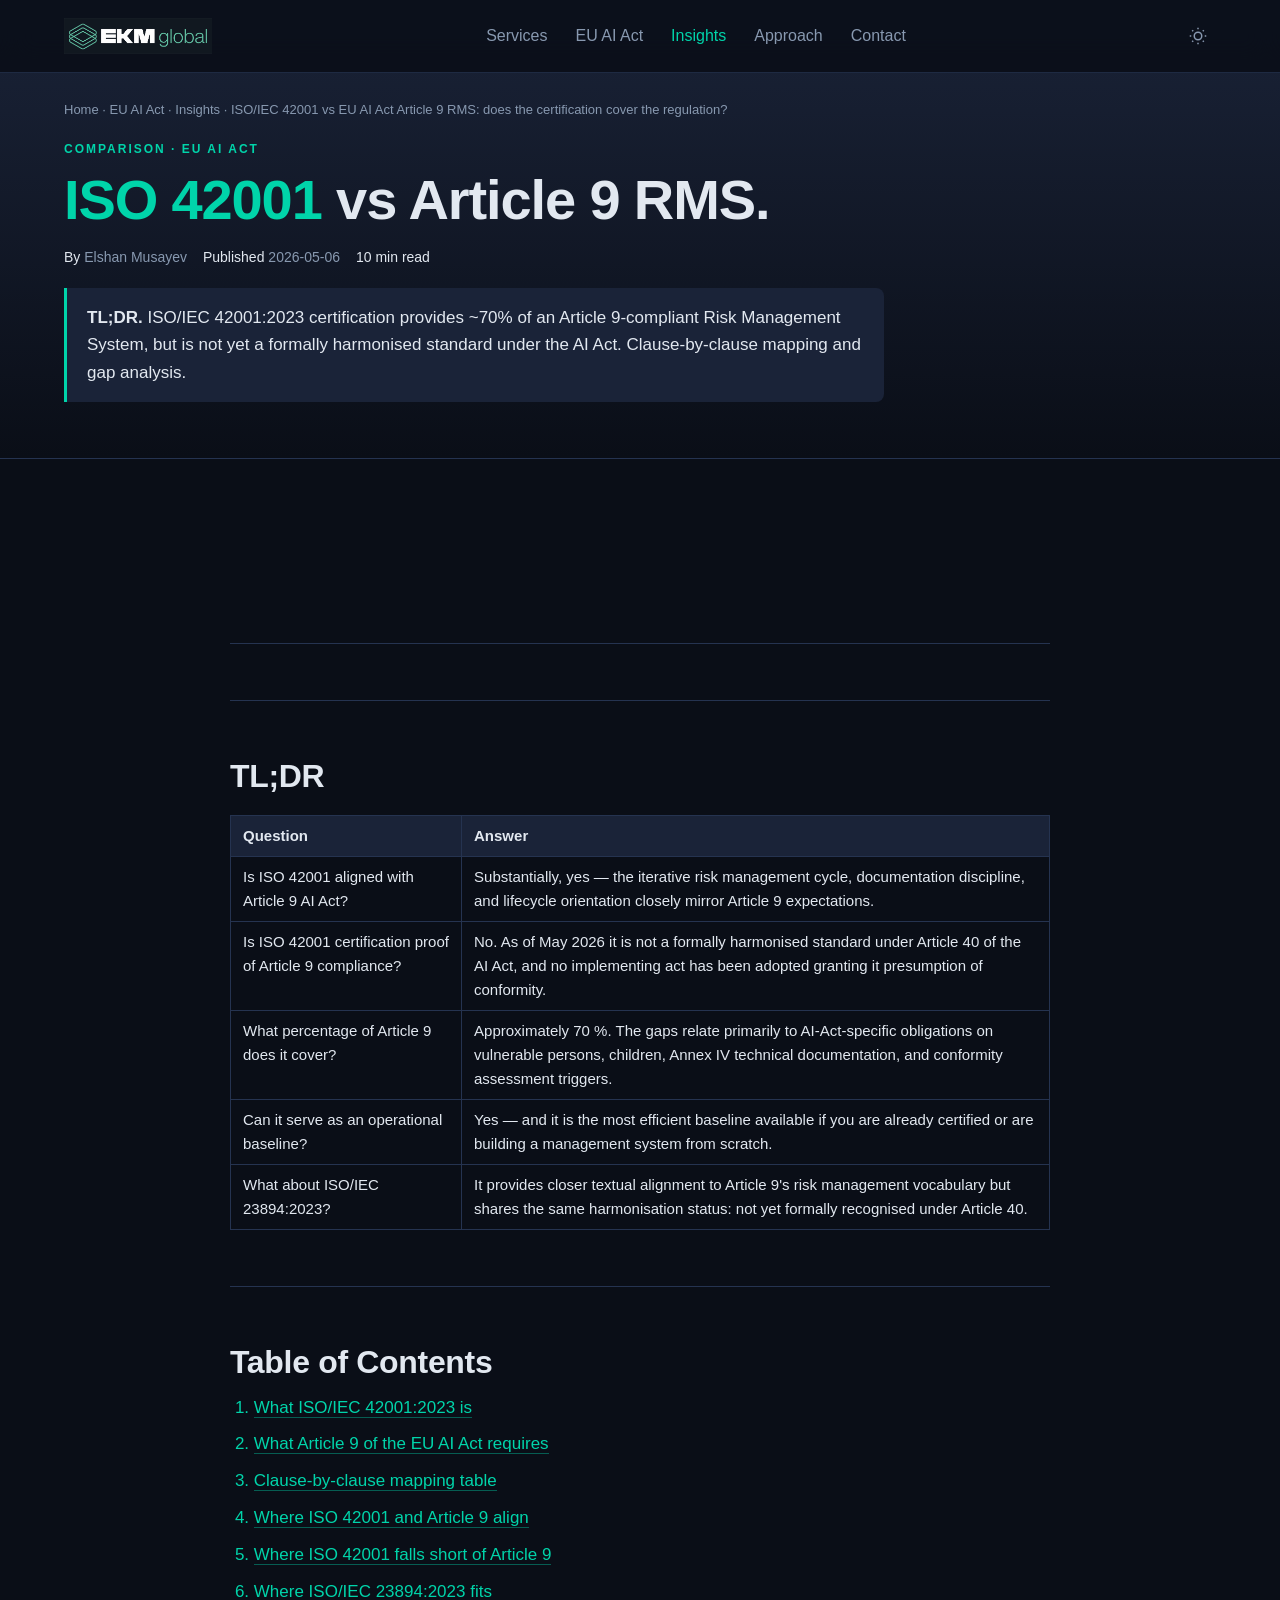
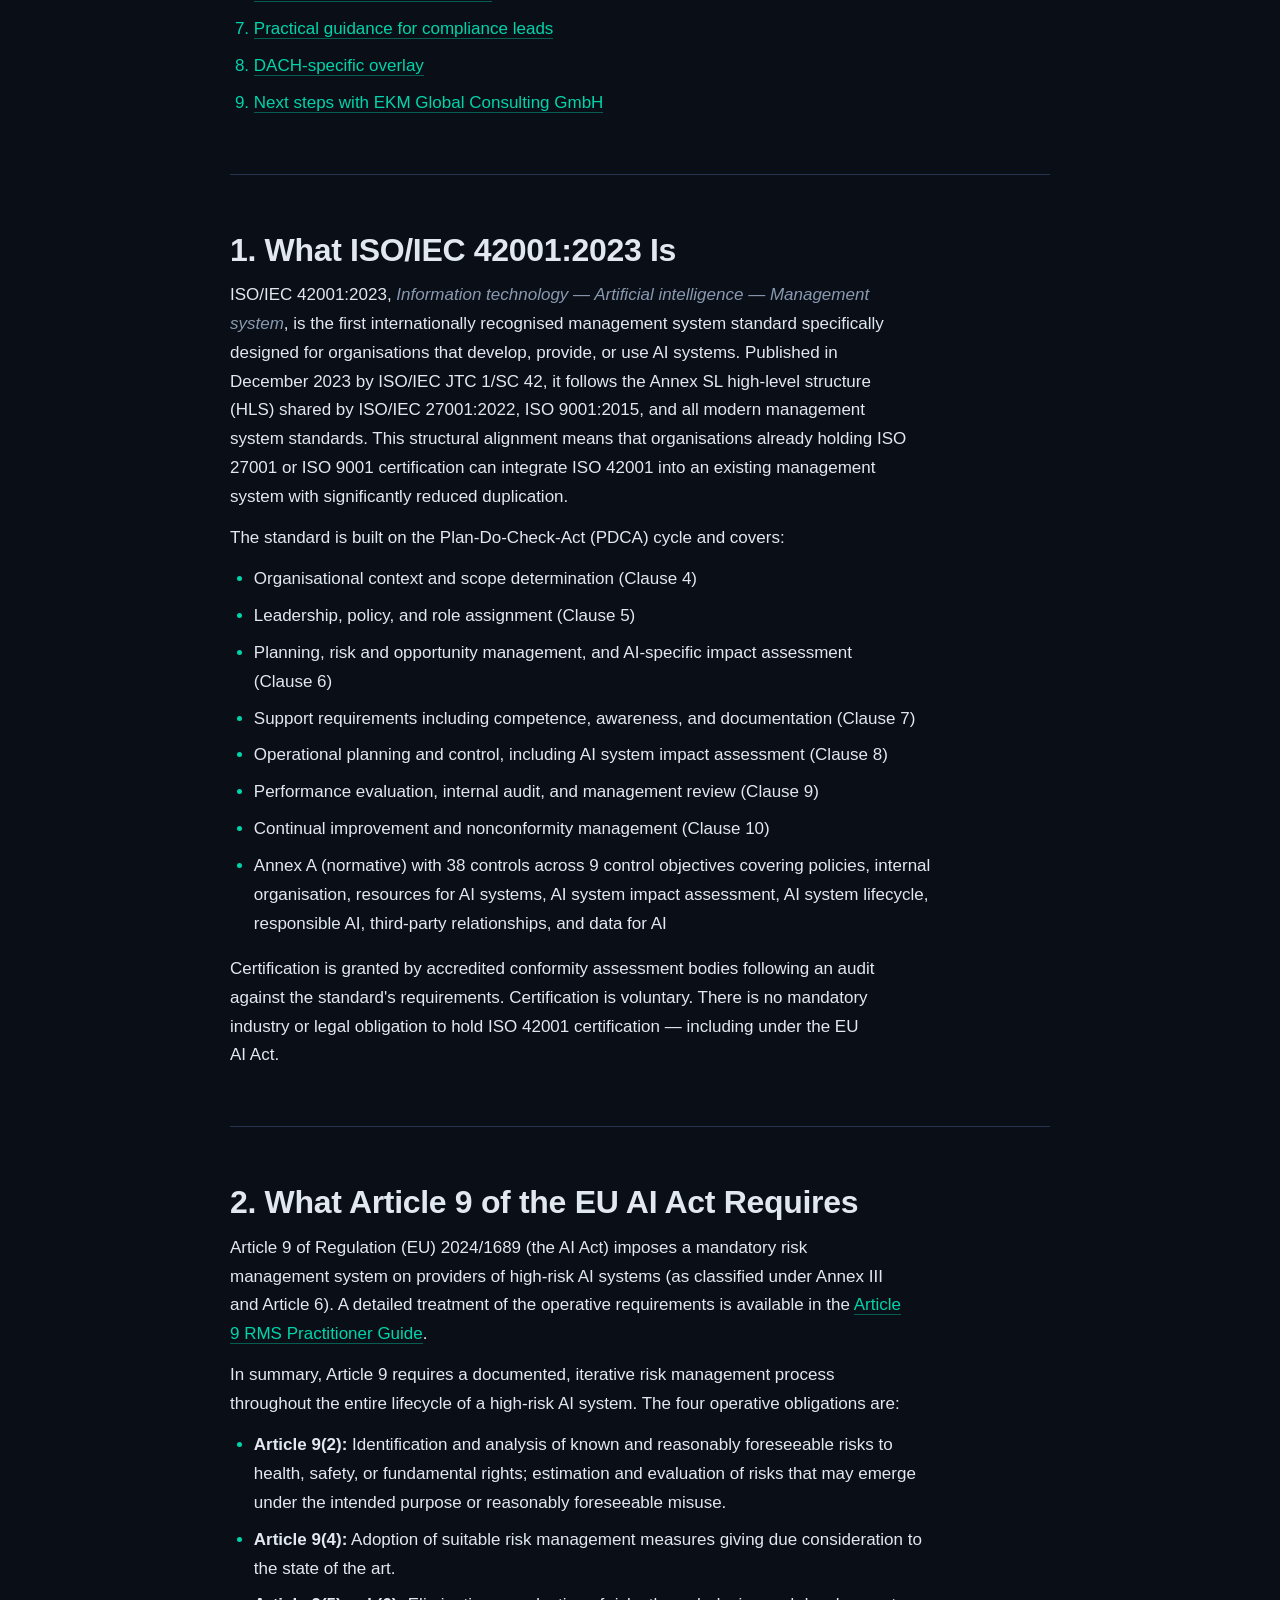
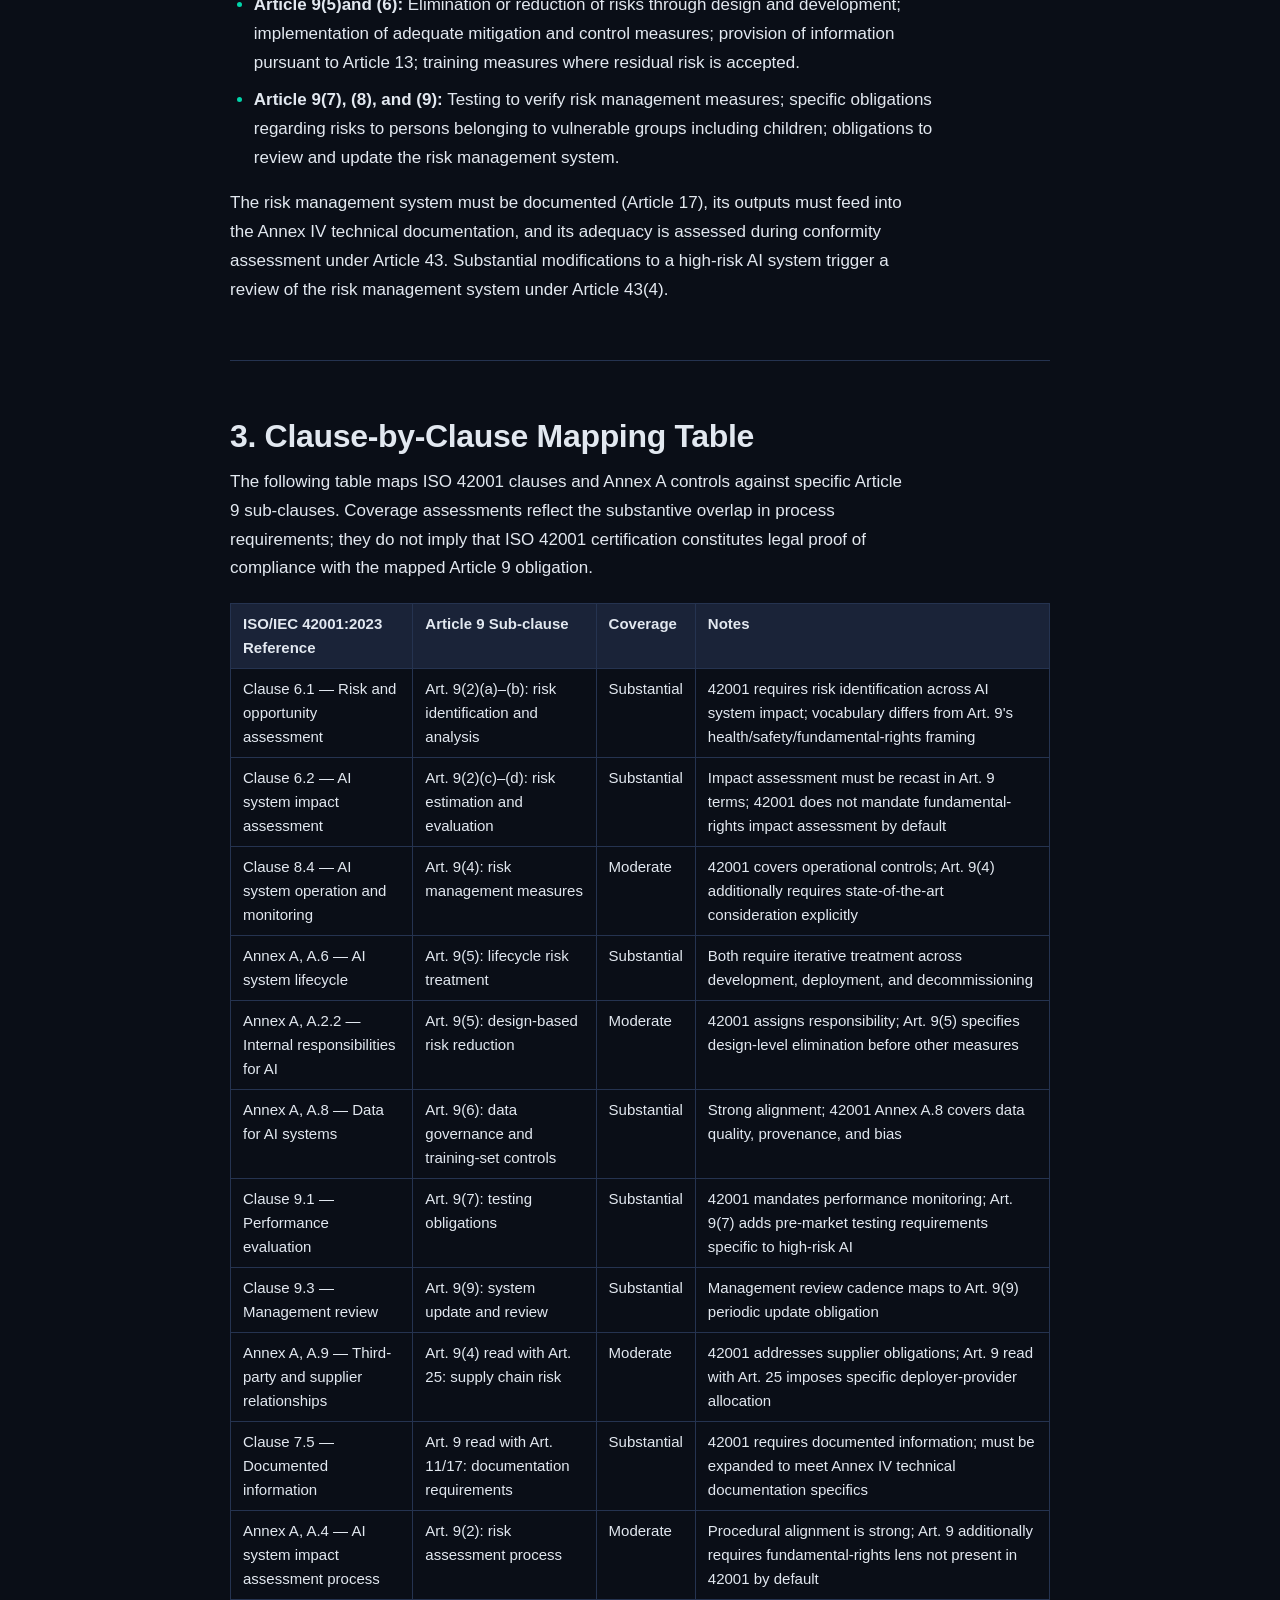
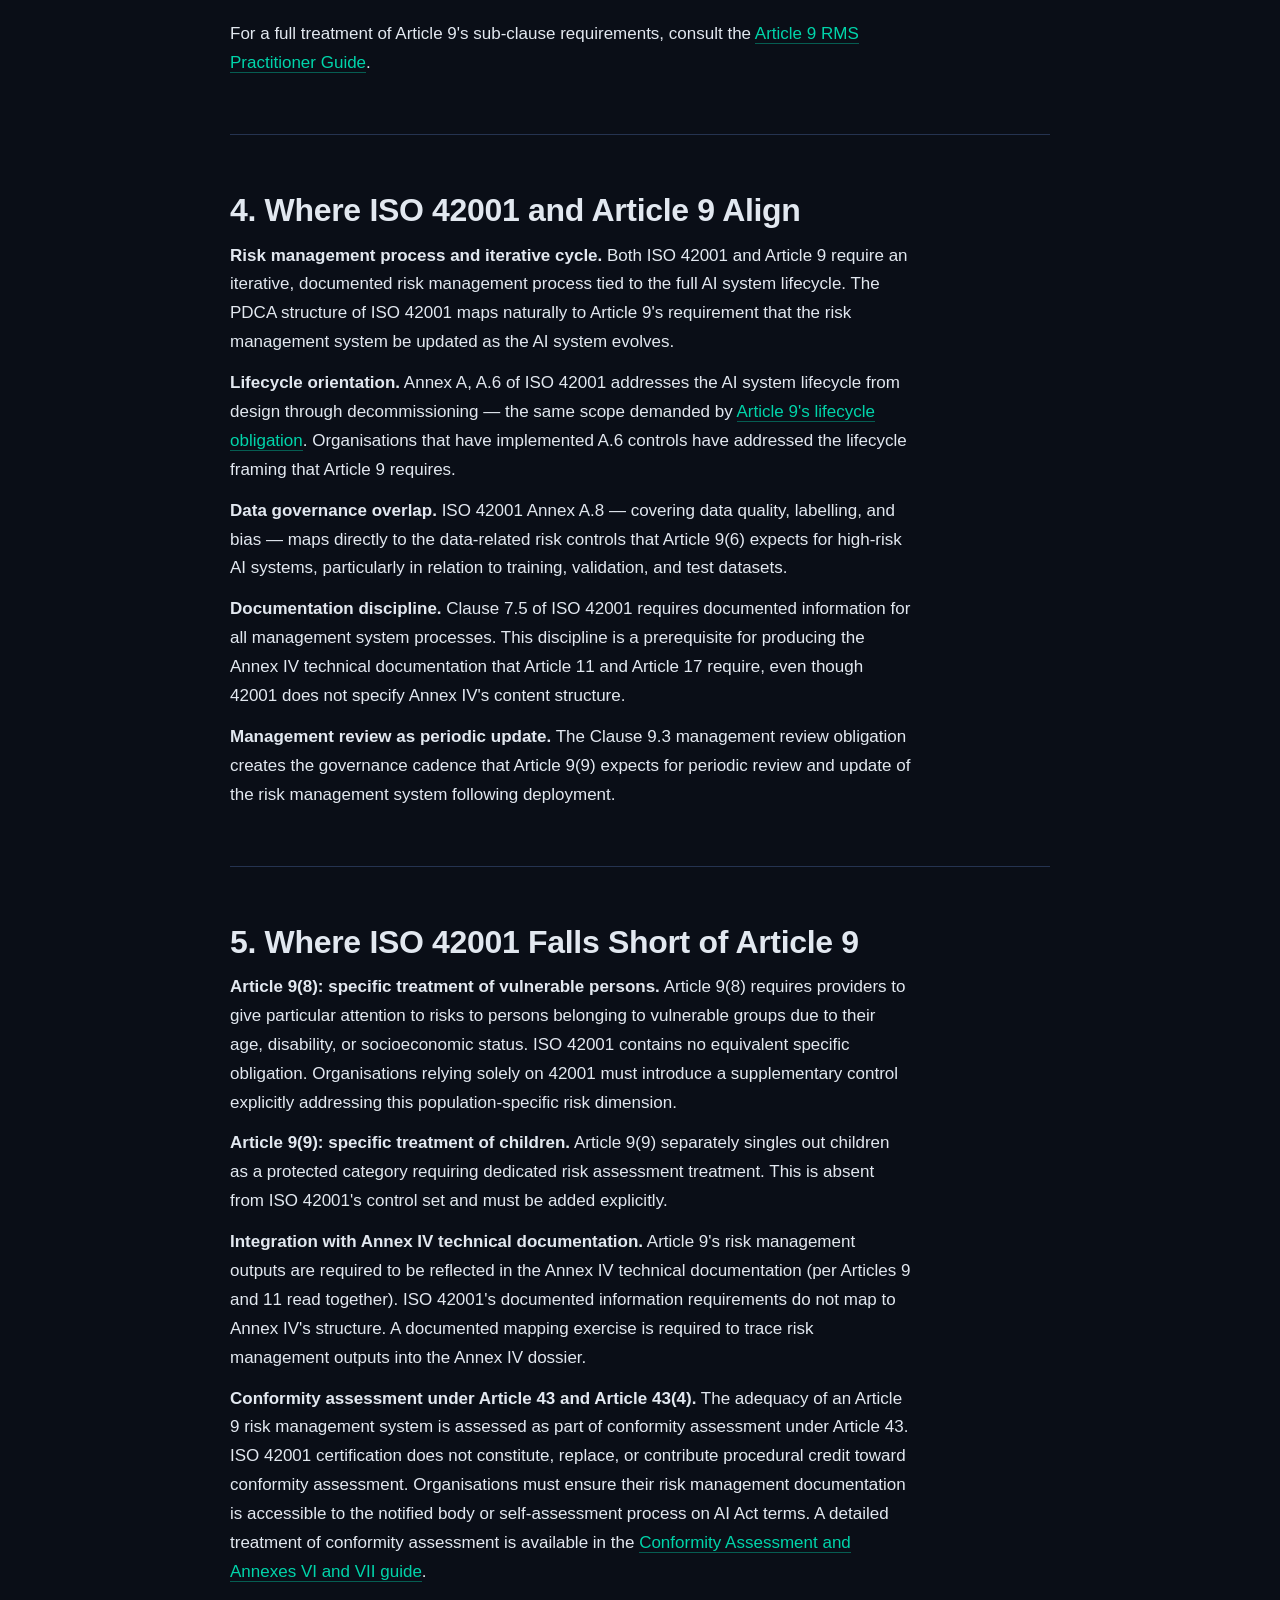
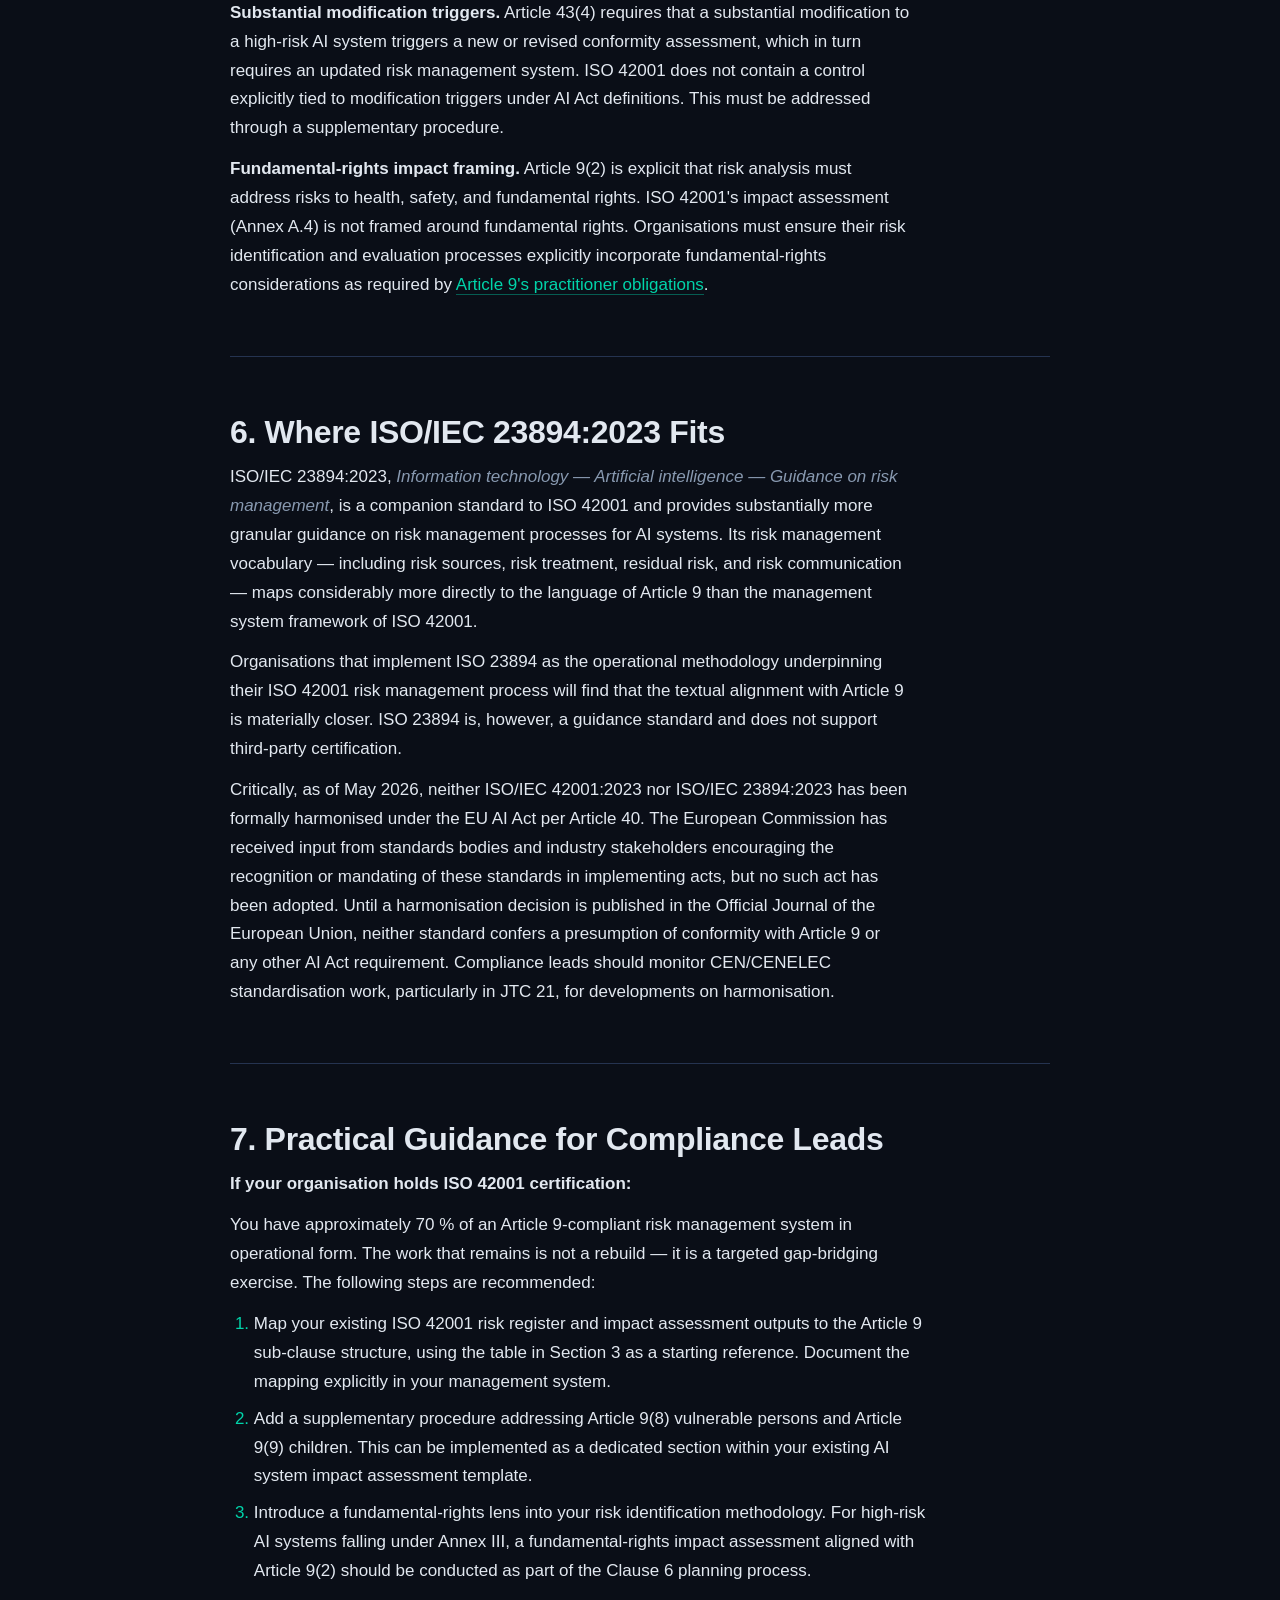
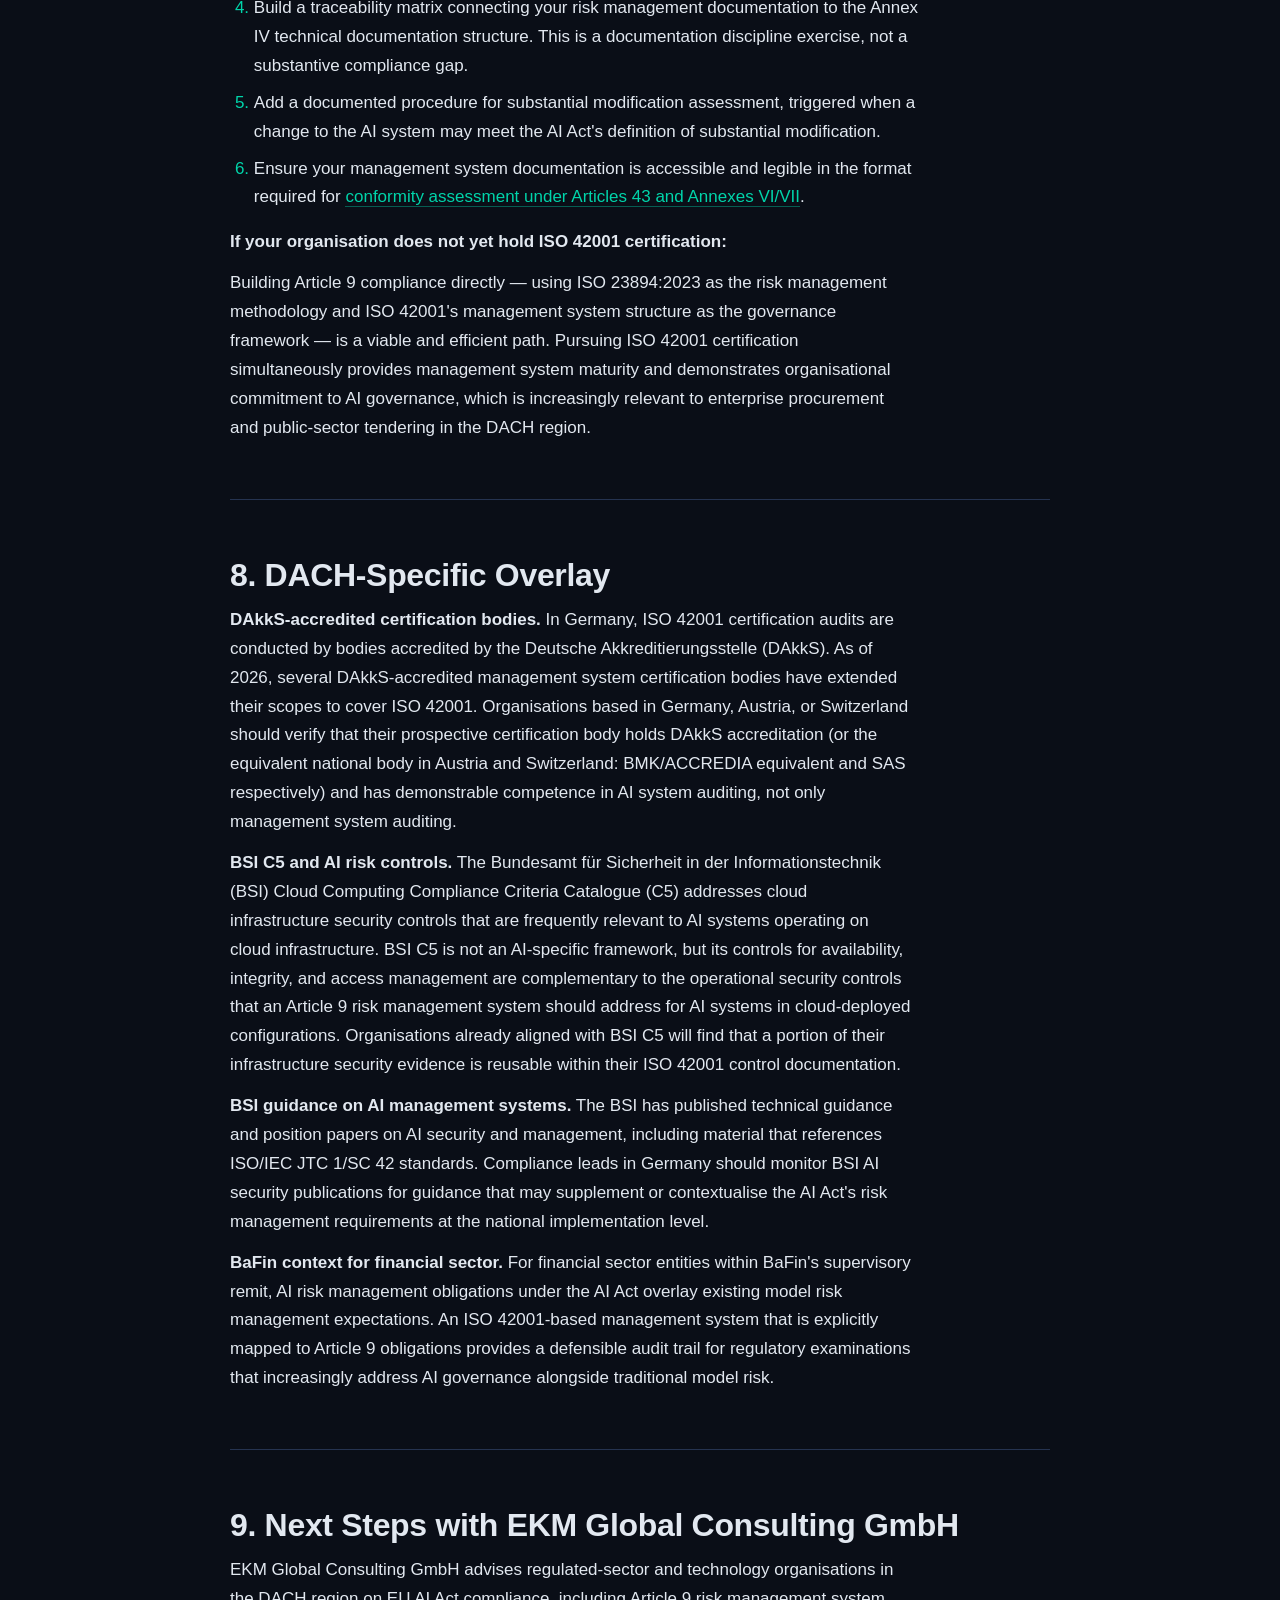
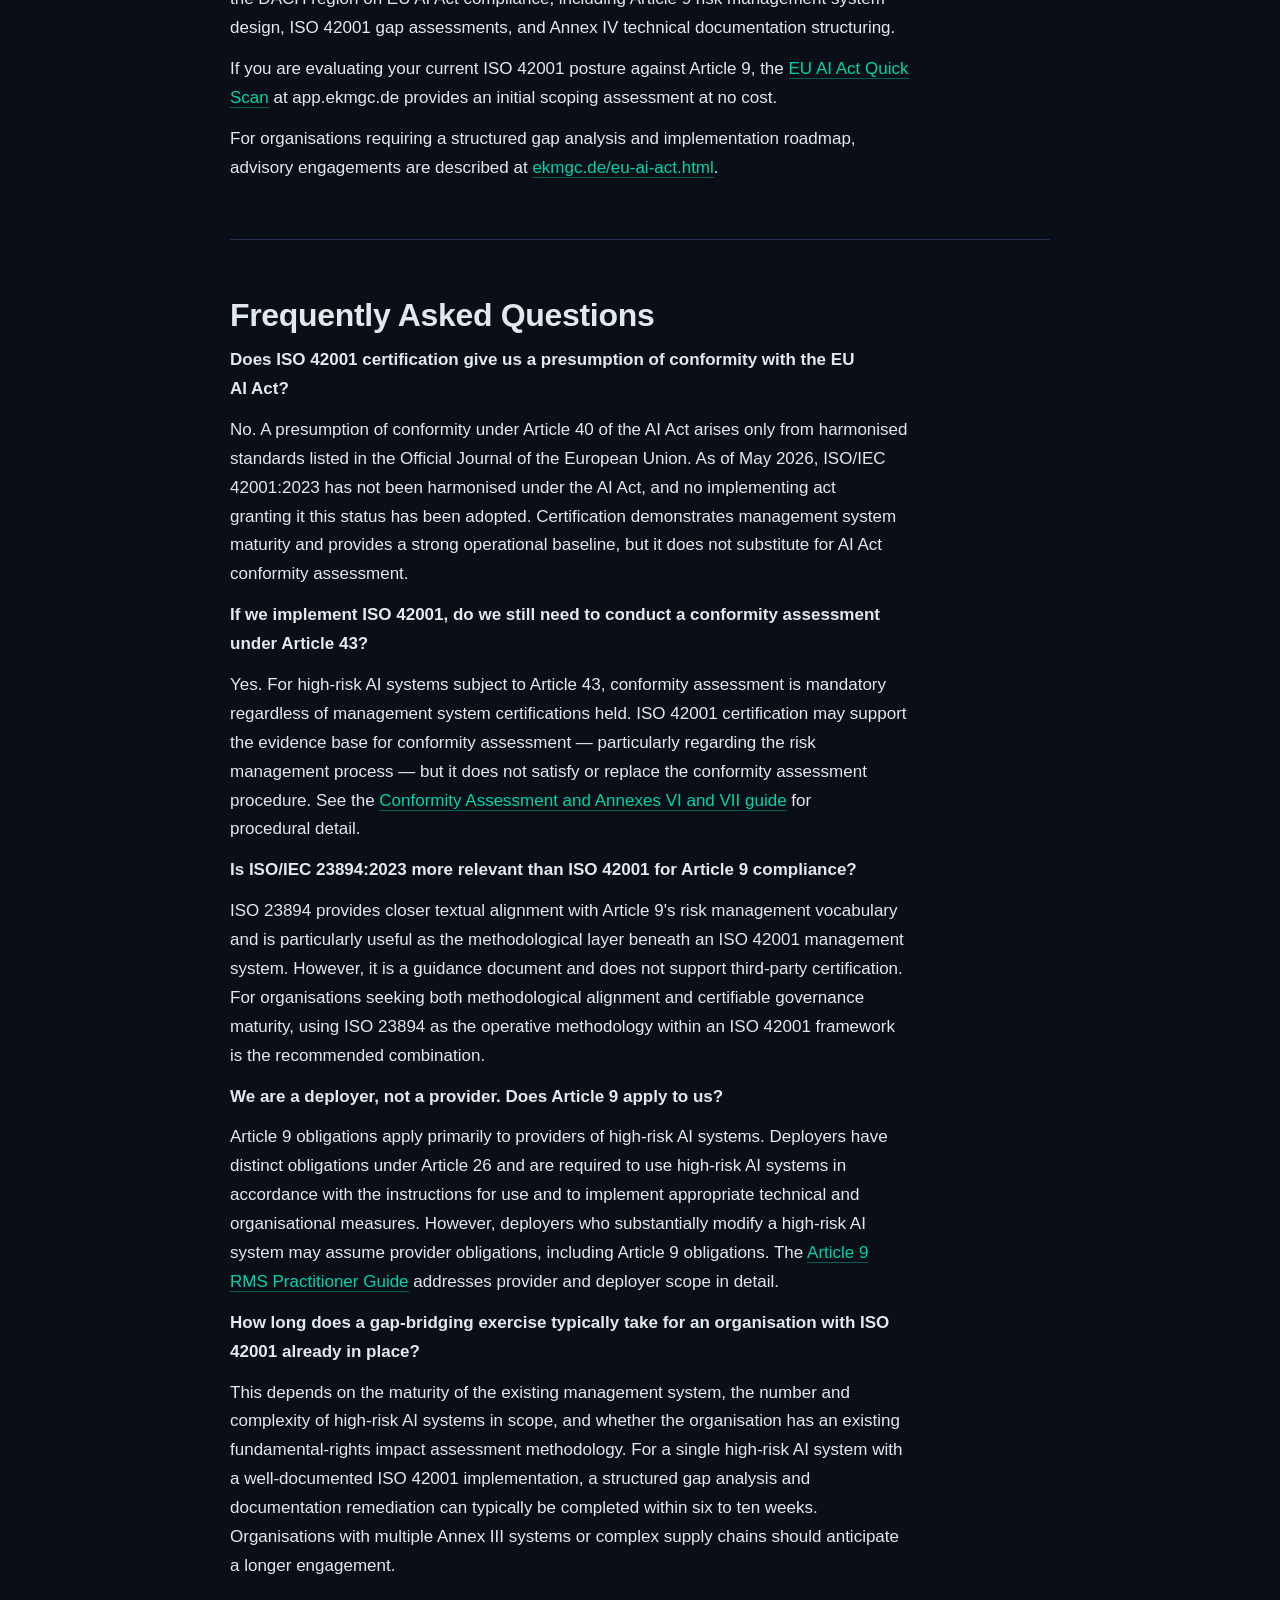
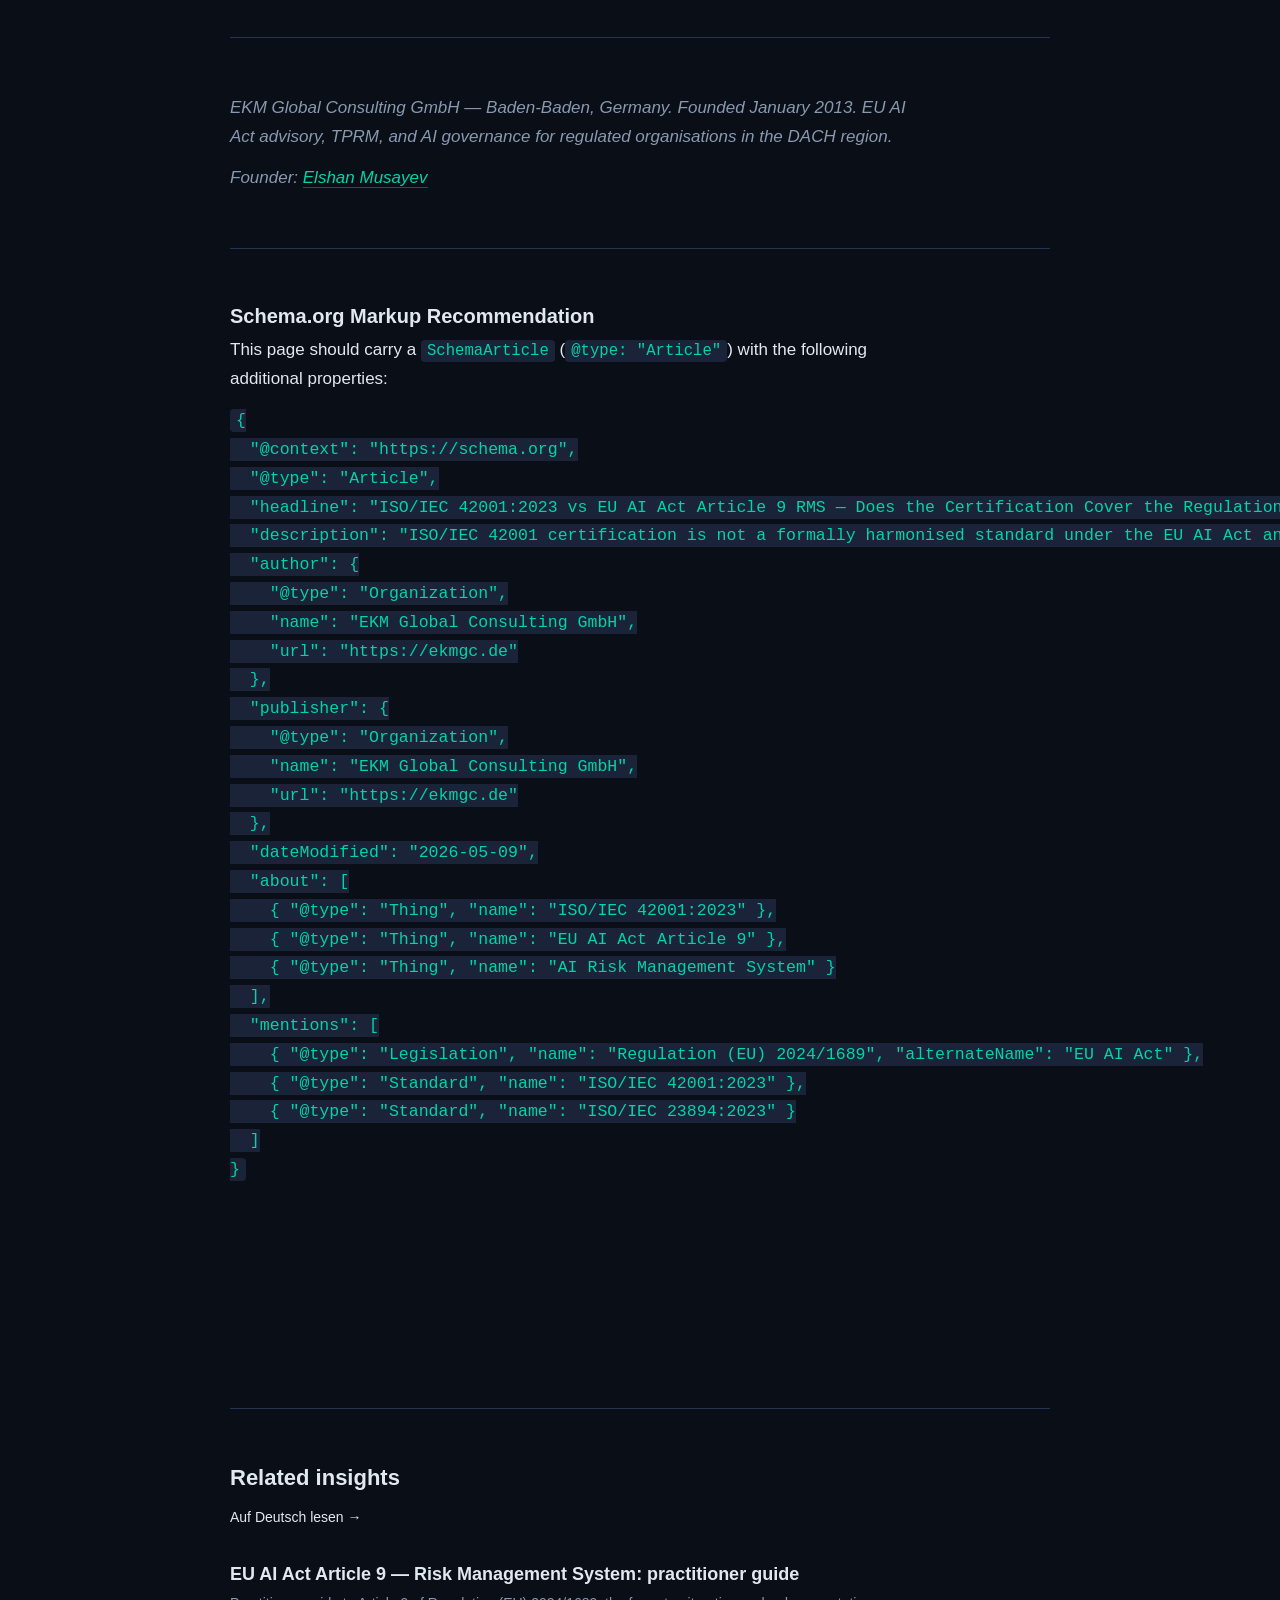
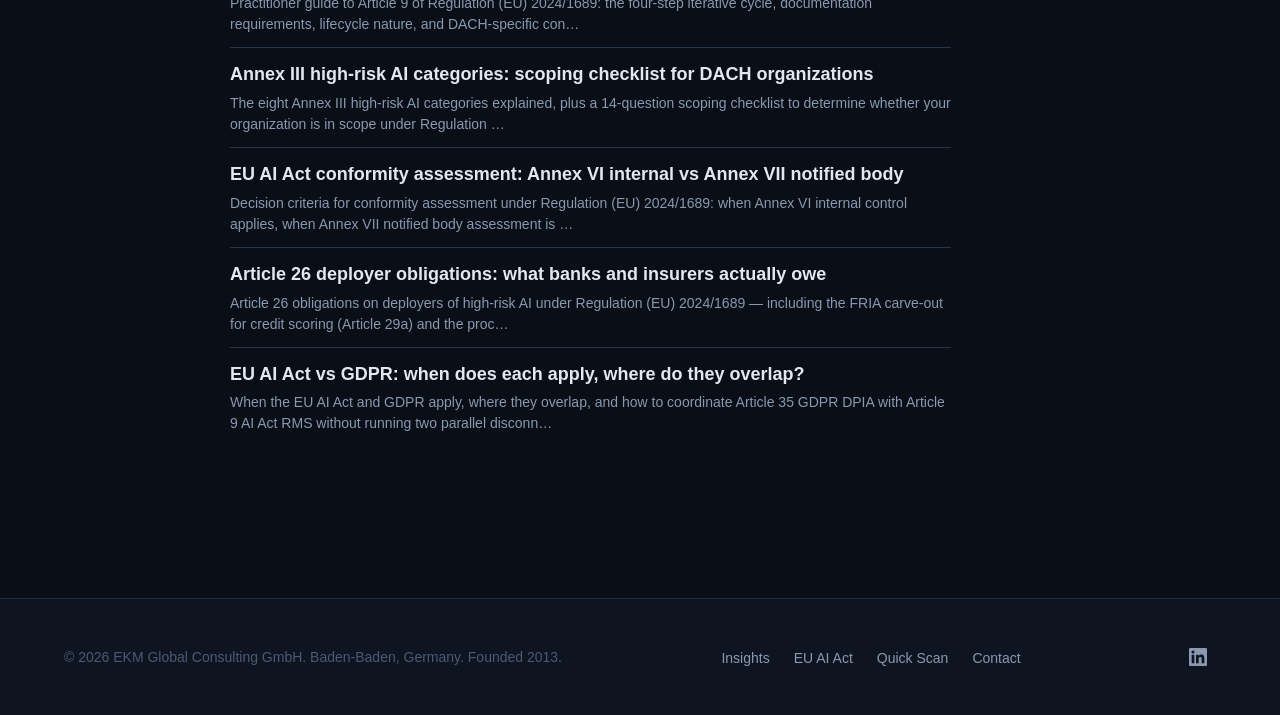
<file: insights/iso-42001-vs-article-9-rms.html>
<!DOCTYPE html>
<html lang="en" data-theme="dark">
<head>
  <meta charset="UTF-8">
  <meta name="viewport" content="width=device-width, initial-scale=1.0">
  <title>ISO/IEC 42001 vs EU AI Act Article 9 RMS: does the certification cover the regulation? — EKM Global Consulting</title>
  <meta name="description" content="ISO/IEC 42001:2023 certification provides ~70% of an Article 9-compliant Risk Management System, but is not yet a formally harmonised standard under the AI Act. Clause-by-clause mapping and gap analysis.">
  <link rel="canonical" href="https://ekmgc.de/insights/iso-42001-vs-article-9-rms.html">
  <link rel="alternate" hreflang="en" href="https://ekmgc.de/insights/iso-42001-vs-article-9-rms.html">
  <link rel="alternate" hreflang="de" href="https://ekmgc.de/insights/iso-42001-vs-artikel-9.html">
  <link rel="alternate" hreflang="x-default" href="https://ekmgc.de/insights/iso-42001-vs-article-9-rms.html">

  <meta property="og:type" content="article">
  <meta property="og:title" content="ISO/IEC 42001 vs EU AI Act Article 9 RMS: does the certification cover the regulation?">
  <meta property="og:description" content="ISO/IEC 42001:2023 certification provides ~70% of an Article 9-compliant Risk Management System, but is not yet a formally harmonised standard under the AI Act. Clause-by-clause mapping and gap analysis.">
  <meta property="og:url" content="https://ekmgc.de/insights/iso-42001-vs-article-9-rms.html">
  <meta property="og:image" content="https://app.ekmgc.de/assets/og-image.png">
  <meta property="og:site_name" content="EKM Global Consulting">
  <meta property="og:locale" content="en_GB">
  <meta property="article:published_time" content="2026-05-06T00:00:00+00:00">
  <meta property="article:author" content="Elshan Musayev">
  <meta property="article:section" content="EU AI Compliance">

  <meta name="twitter:card" content="summary_large_image">
  <meta name="twitter:title" content="ISO/IEC 42001 vs EU AI Act Article 9 RMS: does the certification cover the regulation?">
  <meta name="twitter:description" content="ISO/IEC 42001:2023 certification provides ~70% of an Article 9-compliant Risk Management System, but is not yet a formally harmonised standard under the AI Act. Clause-by-clause mapping and gap analysis.">
  <meta name="twitter:image" content="https://app.ekmgc.de/assets/og-image.png">

  <link rel="icon" type="image/svg+xml" href="data:image/svg+xml,%3Csvg xmlns='http://www.w3.org/2000/svg' viewBox='0 0 32 32'%3E%3Cpath d='M16 2L4 9v14l12 7 12-7V9L16 2z' fill='none' stroke='%2300d4aa' stroke-width='2'/%3E%3Cpath d='M16 8l-6 3.5v7L16 22l6-3.5v-7L16 8z' fill='%2300d4aa' opacity='0.3'/%3E%3Ccircle cx='16' cy='15' r='3' fill='%2300d4aa'/%3E%3C/svg%3E">

  <!-- Fonts -->
  <link href="https://api.fontshare.com/v2/css?f[]=cabinet-grotesk@400,500,700,800&f[]=satoshi@300,400,500,700&display=swap" rel="stylesheet">

  <link rel="stylesheet" href="/base.css">
  <link rel="stylesheet" href="/style.css">

  <style>
    /* Insight article page-local styles */
    .insight-hero {
      padding: calc(var(--space-10, 80px) + 60px) 0 var(--space-7, 56px);
      background: linear-gradient(180deg, var(--color-surface-offset, #1a2338) 0%, var(--color-bg, #0a0e17) 100%);
      border-bottom: 1px solid var(--color-border, #253350);
    }
    .insight-crumb {
      font-size: 13px;
      color: var(--color-text-muted, #8899b0);
      margin-bottom: var(--space-3, 16px);
    }
    .insight-crumb a {
      color: var(--color-text-muted, #8899b0);
      text-decoration: none;
      border-bottom: 1px solid transparent;
      transition: border-color 0.15s;
    }
    .insight-crumb a:hover { border-bottom-color: var(--color-primary, #00d4aa); }
    .insight-eyebrow {
      display: inline-block;
      font-size: 12px;
      font-weight: 700;
      letter-spacing: 2px;
      text-transform: uppercase;
      color: var(--color-primary, #00d4aa);
      margin-bottom: var(--space-3, 16px);
    }
    .insight-headline {
      font-family: var(--font-display, 'Cabinet Grotesk', sans-serif);
      font-size: clamp(32px, 5vw, 56px);
      font-weight: 800;
      line-height: 1.05;
      letter-spacing: -0.02em;
      margin: 0 0 var(--space-4, 24px);
      max-width: 900px;
    }
    .insight-headline .accent { color: var(--color-primary, #00d4aa); }
    .insight-meta {
      display: flex;
      gap: var(--space-4, 24px);
      flex-wrap: wrap;
      font-size: 14px;
      color: var(--color-text-muted, #8899b0);
      margin-bottom: var(--space-3, 16px);
    }
    .insight-meta strong { color: var(--color-text, #e2e8f0); font-weight: 500; }
    .insight-tldr {
      max-width: 820px;
      padding: var(--space-4, 24px) var(--space-5, 32px);
      border-left: 3px solid var(--color-primary, #00d4aa);
      background: var(--color-surface-offset, #1a2338);
      border-radius: 0 var(--radius-md, 10px) var(--radius-md, 10px) 0;
      font-size: 17px;
      line-height: 1.6;
      color: var(--color-text, #e2e8f0);
      margin-top: var(--space-5, 32px);
    }
    .insight-body {
      padding: var(--space-8, 64px) 0;
      max-width: 820px;
      margin: 0 auto;
    }
    .insight-body h2 {
      font-family: var(--font-display, 'Cabinet Grotesk', sans-serif);
      font-size: clamp(24px, 3vw, 32px);
      font-weight: 700;
      letter-spacing: -0.01em;
      line-height: 1.2;
      margin: var(--space-7, 56px) 0 var(--space-3, 16px);
      color: var(--color-text, #e2e8f0);
    }
    .insight-body h3 {
      font-family: var(--font-display, 'Cabinet Grotesk', sans-serif);
      font-size: 20px;
      font-weight: 600;
      margin: var(--space-5, 32px) 0 var(--space-2, 8px);
      color: var(--color-text, #e2e8f0);
    }
    .insight-body p {
      font-size: 17px;
      line-height: 1.7;
      color: var(--color-text, #e2e8f0);
      margin: 0 0 var(--space-3, 16px);
    }
    .insight-body ul, .insight-body ol {
      font-size: 17px;
      line-height: 1.7;
      color: var(--color-text, #e2e8f0);
      padding-left: 1.4em;
      margin: 0 0 var(--space-4, 24px);
    }
    .insight-body li { margin-bottom: var(--space-2, 8px); }
    .insight-body li::marker { color: var(--color-primary, #00d4aa); }
    .insight-body strong { color: var(--color-text, #e2e8f0); font-weight: 600; }
    .insight-body em { font-style: italic; color: var(--color-text-muted, #8899b0); }
    .insight-body a {
      color: var(--color-primary, #00d4aa);
      text-decoration: none;
      border-bottom: 1px solid rgba(0, 212, 170, 0.4);
      transition: border-color 0.15s;
    }
    .insight-body a:hover { border-bottom-color: var(--color-primary, #00d4aa); }
    .insight-body blockquote {
      margin: var(--space-5, 32px) 0;
      padding: var(--space-3, 16px) var(--space-4, 24px);
      border-left: 3px solid var(--color-primary, #00d4aa);
      background: var(--color-surface-offset, #1a2338);
      border-radius: 0 var(--radius-sm, 6px) var(--radius-sm, 6px) 0;
      color: var(--color-text-muted, #8899b0);
      font-style: italic;
    }
    .insight-body blockquote p:first-child { margin-top: 0; }
    .insight-body blockquote p:last-child { margin-bottom: 0; }
    .insight-body table {
      width: 100%;
      border-collapse: collapse;
      margin: var(--space-5, 32px) 0;
      font-size: 15px;
    }
    .insight-body th, .insight-body td {
      padding: var(--space-2, 8px) var(--space-3, 16px);
      border: 1px solid var(--color-border, #253350);
      text-align: left;
      vertical-align: top;
    }
    .insight-body th {
      background: var(--color-surface-offset, #1a2338);
      font-weight: 600;
      color: var(--color-text, #e2e8f0);
    }
    .insight-body code {
      background: var(--color-surface-offset, #1a2338);
      padding: 2px 6px;
      border-radius: 4px;
      font-size: 0.92em;
      color: var(--color-primary, #00d4aa);
    }
    .insight-body hr {
      border: none;
      border-top: 1px solid var(--color-border, #253350);
      margin: var(--space-7, 56px) 0;
    }
    .insight-related {
      max-width: 820px;
      margin: 0 auto;
      padding: var(--space-7, 56px) 0;
      border-top: 1px solid var(--color-border, #253350);
    }
    .insight-related h3 {
      font-family: var(--font-display, 'Cabinet Grotesk', sans-serif);
      font-size: 22px;
      font-weight: 700;
      margin-bottom: var(--space-4, 24px);
    }
    .insight-related ul {
      list-style: none;
      padding: 0;
    }
    .insight-related li {
      padding: var(--space-3, 16px) 0;
      border-bottom: 1px solid var(--color-border, #253350);
    }
    .insight-related li:last-child { border-bottom: none; }
    .insight-related__desc {
      display: block;
      font-size: 14px;
      color: var(--color-text-muted, #8899b0);
      margin-top: 4px;
      line-height: 1.5;
    }
    .insight-related__alt {
      margin: var(--space-3, 16px) 0 var(--space-5, 32px);
      font-size: 14px;
    }
    .insight-related__alt a {
      color: var(--color-primary, #00d4aa);
      text-decoration: none;
      font-weight: 600;
    }
    .insight-related a {
      color: var(--color-text, #e2e8f0);
      text-decoration: none;
      font-weight: 500;
      transition: color 0.15s;
    }
    .insight-related a:hover { color: var(--color-primary, #00d4aa); }
  </style>

  <!-- Schema.org JSON-LD: Article + BreadcrumbList -->
  <script type="application/ld+json">
{
  "@context": "https://schema.org",
  "@graph": [
    {
      "@type": "Article",
      "@id": "https://ekmgc.de/insights/iso-42001-vs-article-9-rms.html#article",
      "headline": "ISO/IEC 42001 vs EU AI Act Article 9 RMS: does the certification cover the regulation?",
      "description": "ISO/IEC 42001:2023 certification provides ~70% of an Article 9-compliant Risk Management System, but is not yet a formally harmonised standard under the AI Act. Clause-by-clause mapping and gap analysis.",
      "url": "https://ekmgc.de/insights/iso-42001-vs-article-9-rms.html",
      "mainEntityOfPage": "https://ekmgc.de/insights/iso-42001-vs-article-9-rms.html",
      "datePublished": "2026-05-06",
      "dateModified": "2026-05-06",
      "inLanguage": "en-GB",
      "isAccessibleForFree": true,
      "keywords": "EU AI Act, Regulation (EU) 2024/1689, Annex III, Article 9, Article 26, conformity assessment, GPAI, AI compliance, RegTech, BSI C5, BaFin",
      "articleSection": "EU AI Compliance",
      "author": {
        "@type": "Person",
        "@id": "https://www.linkedin.com/in/elshan-musayev/#person",
        "name": "Elshan Musayev",
        "url": "https://www.linkedin.com/in/elshan-musayev/",
        "jobTitle": "Founder & CEO",
        "sameAs": [
          "https://www.linkedin.com/in/elshan-musayev/",
          "https://www.linkedin.com/in/elshanmusayev/",
          "https://elshanmusayev.com"
        ]
      },
      "publisher": {
        "@type": "Organization",
        "@id": "https://ekmgc.de/#organization",
        "name": "EKM Global Consulting GmbH",
        "url": "https://ekmgc.de",
        "logo": {
          "@type": "ImageObject",
          "url": "https://app.ekmgc.de/assets/logo_ekm_icon.png",
          "width": 1024,
          "height": 1024
        },
        "sameAs": [
          "https://www.linkedin.com/company/ekm-global-consulting-gmbh/",
          "https://www.linkedin.com/showcase/121553912/",
          "https://www.linkedin.com/showcase/121603994/",
          "https://www.crunchbase.com/organization/ekm-global-consulting"
        ]
      },
      "about": {
        "@type": "Legislation",
        "name": "Regulation (EU) 2024/1689 (Artificial Intelligence Act)",
        "legislationJurisdiction": "European Union",
        "legislationDate": "2024-06-13"
      }
    },
    {
      "@type": "BreadcrumbList",
      "@id": "https://ekmgc.de/insights/iso-42001-vs-article-9-rms.html#breadcrumb",
      "itemListElement": [
        {
          "@type": "ListItem",
          "position": 1,
          "name": "Home",
          "item": "https://ekmgc.de/"
        },
        {
          "@type": "ListItem",
          "position": 2,
          "name": "EU AI Act",
          "item": "https://ekmgc.de/eu-ai-act.html"
        },
        {
          "@type": "ListItem",
          "position": 3,
          "name": "Insights",
          "item": "https://ekmgc.de/insights/"
        },
        {
          "@type": "ListItem",
          "position": 4,
          "name": "ISO/IEC 42001 vs EU AI Act Article 9 RMS: does the certification cover the regulation?",
          "item": "https://ekmgc.de/insights/iso-42001-vs-article-9-rms.html"
        }
      ]
    }
  ]
}
  </script>
</head>

<body>
  <!-- ============ HEADER ============ -->
  <header class="header" id="header">
    <div class="container header__inner">
      <a href="/" class="header__logo" aria-label="EKM Global Consulting">
        <img src="/assets/logo-dark.jpg" alt="EKM Global Consulting — think smarter" class="header__logo-img" id="siteLogo">
      </a>

      <nav class="nav" id="nav" aria-label="Main navigation">
        <ul class="nav__list" role="list">
          <li><a href="/#services" class="nav__link">Services</a></li>
          <li><a href="/eu-ai-act.html" class="nav__link">EU AI Act</a></li>
          <li><a href="/insights/" class="nav__link nav__link--active">Insights</a></li>
          <li><a href="/#approach" class="nav__link">Approach</a></li>
          <li><a href="/#contact" class="nav__link">Contact</a></li>
        </ul>
      </nav>

      <div class="header__controls">
        <button class="toggle-btn" id="themeToggle" data-theme-toggle aria-label="Switch theme">
          <svg width="18" height="18" viewBox="0 0 24 24" fill="none" stroke="currentColor" stroke-width="2"><circle cx="12" cy="12" r="5"/><path d="M12 1v2M12 21v2M4.22 4.22l1.42 1.42M18.36 18.36l1.42 1.42M1 12h2M21 12h2M4.22 19.78l1.42-1.42M18.36 5.64l1.42-1.42"/></svg>
        </button>
        <button class="menu-toggle" id="menuToggle" aria-label="Menu" aria-expanded="false">
          <span></span><span></span><span></span>
        </button>
      </div>
    </div>
  </header>

  <!-- ============ HERO ============ -->
  <section class="insight-hero">
    <div class="container">
      <div class="insight-crumb">
        <a href="/">Home</a> · <a href="/eu-ai-act.html">EU AI Act</a> · <a href="/insights/">Insights</a> · ISO/IEC 42001 vs EU AI Act Article 9 RMS: does the certification cover the regulation?
      </div>
      <div class="insight-eyebrow">Comparison · EU AI Act</div>
      <h1 class="insight-headline"><span class="accent">ISO 42001</span> vs Article 9 RMS.</h1>
      <div class="insight-meta">
        <span><strong>By</strong> Elshan Musayev</span>
        <span><strong>Published</strong> 2026-05-06</span>
        <span><strong>10 min read</strong></span>
      </div>
      <div class="insight-tldr">
        <strong>TL;DR.</strong> ISO/IEC 42001:2023 certification provides ~70% of an Article 9-compliant Risk Management System, but is not yet a formally harmonised standard under the AI Act. Clause-by-clause mapping and gap analysis.
      </div>
    </div>
  </section>

  <!-- ============ BODY ============ -->
  <section class="container">
    <article class="insight-body">
<hr>
<hr>
<h2>TL;DR</h2>
<table>
<thead>
<tr>
<th>Question</th>
<th>Answer</th>
</tr>
</thead>
<tbody>
<tr>
<td>Is ISO 42001 aligned with Article 9 AI Act?</td>
<td>Substantially, yes — the iterative risk management cycle, documentation discipline, and lifecycle orientation closely mirror Article 9 expectations.</td>
</tr>
<tr>
<td>Is ISO 42001 certification proof of Article 9 compliance?</td>
<td>No. As of May 2026 it is not a formally harmonised standard under Article 40 of the AI Act, and no implementing act has been adopted granting it presumption of conformity.</td>
</tr>
<tr>
<td>What percentage of Article 9 does it cover?</td>
<td>Approximately 70 %. The gaps relate primarily to AI-Act-specific obligations on vulnerable persons, children, Annex IV technical documentation, and conformity assessment triggers.</td>
</tr>
<tr>
<td>Can it serve as an operational baseline?</td>
<td>Yes — and it is the most efficient baseline available if you are already certified or are building a management system from scratch.</td>
</tr>
<tr>
<td>What about ISO/IEC 23894:2023?</td>
<td>It provides closer textual alignment to Article 9's risk management vocabulary but shares the same harmonisation status: not yet formally recognised under Article 40.</td>
</tr>
</tbody>
</table>
<hr>
<h2>Table of Contents</h2>
<ol>
<li><a href="#what-iso-42001-is">What ISO/IEC 42001:2023 is</a></li>
<li><a href="#what-article-9-requires">What Article 9 of the EU AI Act requires</a></li>
<li><a href="#mapping-table">Clause-by-clause mapping table</a></li>
<li><a href="#where-they-align">Where ISO 42001 and Article 9 align</a></li>
<li><a href="#where-they-diverge">Where ISO 42001 falls short of Article 9</a></li>
<li><a href="#where-23894-fits">Where ISO/IEC 23894:2023 fits</a></li>
<li><a href="#practical-guidance">Practical guidance for compliance leads</a></li>
<li><a href="#dach-overlay">DACH-specific overlay</a></li>
<li><a href="#cta">Next steps with EKM Global Consulting GmbH</a></li>
</ol>
<hr>
<h2 id="what-iso-42001-is">1. What ISO/IEC 42001:2023 Is</h2>
<p>ISO/IEC 42001:2023, <em>Information technology — Artificial intelligence — Management system</em>, is the first internationally recognised management system standard specifically designed for organisations that develop, provide, or use AI systems. Published in December 2023 by ISO/IEC JTC 1/SC 42, it follows the Annex SL high-level structure (HLS) shared by ISO/IEC 27001:2022, ISO 9001:2015, and all modern management system standards. This structural alignment means that organisations already holding ISO 27001 or ISO 9001 certification can integrate ISO 42001 into an existing management system with significantly reduced duplication.</p>
<p>The standard is built on the Plan-Do-Check-Act (PDCA) cycle and covers:</p>
<ul>
<li>Organisational context and scope determination (Clause 4)</li>
<li>Leadership, policy, and role assignment (Clause 5)</li>
<li>Planning, risk and opportunity management, and AI-specific impact assessment (Clause 6)</li>
<li>Support requirements including competence, awareness, and documentation (Clause 7)</li>
<li>Operational planning and control, including AI system impact assessment (Clause 8)</li>
<li>Performance evaluation, internal audit, and management review (Clause 9)</li>
<li>Continual improvement and nonconformity management (Clause 10)</li>
<li>Annex A (normative) with 38 controls across 9 control objectives covering policies, internal organisation, resources for AI systems, AI system impact assessment, AI system lifecycle, responsible AI, third-party relationships, and data for AI</li>
</ul>
<p>Certification is granted by accredited conformity assessment bodies following an audit against the standard's requirements. Certification is voluntary. There is no mandatory industry or legal obligation to hold ISO 42001 certification — including under the EU AI Act.</p>
<hr>
<h2 id="what-article-9-requires">2. What Article 9 of the EU AI Act Requires</h2>
<p>Article 9 of Regulation (EU) 2024/1689 (the AI Act) imposes a mandatory risk management system on providers of high-risk AI systems (as classified under Annex III and Article 6). A detailed treatment of the operative requirements is available in the <a href="/insights/article-9-rms-practitioner-guide.html">Article 9 RMS Practitioner Guide</a>.</p>
<p>In summary, Article 9 requires a documented, iterative risk management process throughout the entire lifecycle of a high-risk AI system. The four operative obligations are:</p>
<ul>
<li><strong>Article 9(2):</strong> Identification and analysis of known and reasonably foreseeable risks to health, safety, or fundamental rights; estimation and evaluation of risks that may emerge under the intended purpose or reasonably foreseeable misuse.</li>
<li><strong>Article 9(4):</strong> Adoption of suitable risk management measures giving due consideration to the state of the art.</li>
<li><strong>Article 9(5)and (6):</strong> Elimination or reduction of risks through design and development; implementation of adequate mitigation and control measures; provision of information pursuant to Article 13; training measures where residual risk is accepted.</li>
<li><strong>Article 9(7), (8), and (9):</strong> Testing to verify risk management measures; specific obligations regarding risks to persons belonging to vulnerable groups including children; obligations to review and update the risk management system.</li>
</ul>
<p>The risk management system must be documented (Article 17), its outputs must feed into the Annex IV technical documentation, and its adequacy is assessed during conformity assessment under Article 43. Substantial modifications to a high-risk AI system trigger a review of the risk management system under Article 43(4).</p>
<hr>
<h2 id="mapping-table">3. Clause-by-Clause Mapping Table</h2>
<p>The following table maps ISO 42001 clauses and Annex A controls against specific Article 9 sub-clauses. Coverage assessments reflect the substantive overlap in process requirements; they do not imply that ISO 42001 certification constitutes legal proof of compliance with the mapped Article 9 obligation.</p>
<table>
<thead>
<tr>
<th>ISO/IEC 42001:2023 Reference</th>
<th>Article 9 Sub-clause</th>
<th>Coverage</th>
<th>Notes</th>
</tr>
</thead>
<tbody>
<tr>
<td>Clause 6.1 — Risk and opportunity assessment</td>
<td>Art. 9(2)(a)–(b): risk identification and analysis</td>
<td>Substantial</td>
<td>42001 requires risk identification across AI system impact; vocabulary differs from Art. 9's health/safety/fundamental-rights framing</td>
</tr>
<tr>
<td>Clause 6.2 — AI system impact assessment</td>
<td>Art. 9(2)(c)–(d): risk estimation and evaluation</td>
<td>Substantial</td>
<td>Impact assessment must be recast in Art. 9 terms; 42001 does not mandate fundamental-rights impact assessment by default</td>
</tr>
<tr>
<td>Clause 8.4 — AI system operation and monitoring</td>
<td>Art. 9(4): risk management measures</td>
<td>Moderate</td>
<td>42001 covers operational controls; Art. 9(4) additionally requires state-of-the-art consideration explicitly</td>
</tr>
<tr>
<td>Annex A, A.6 — AI system lifecycle</td>
<td>Art. 9(5): lifecycle risk treatment</td>
<td>Substantial</td>
<td>Both require iterative treatment across development, deployment, and decommissioning</td>
</tr>
<tr>
<td>Annex A, A.2.2 — Internal responsibilities for AI</td>
<td>Art. 9(5): design-based risk reduction</td>
<td>Moderate</td>
<td>42001 assigns responsibility; Art. 9(5) specifies design-level elimination before other measures</td>
</tr>
<tr>
<td>Annex A, A.8 — Data for AI systems</td>
<td>Art. 9(6): data governance and training-set controls</td>
<td>Substantial</td>
<td>Strong alignment; 42001 Annex A.8 covers data quality, provenance, and bias</td>
</tr>
<tr>
<td>Clause 9.1 — Performance evaluation</td>
<td>Art. 9(7): testing obligations</td>
<td>Substantial</td>
<td>42001 mandates performance monitoring; Art. 9(7) adds pre-market testing requirements specific to high-risk AI</td>
</tr>
<tr>
<td>Clause 9.3 — Management review</td>
<td>Art. 9(9): system update and review</td>
<td>Substantial</td>
<td>Management review cadence maps to Art. 9(9) periodic update obligation</td>
</tr>
<tr>
<td>Annex A, A.9 — Third-party and supplier relationships</td>
<td>Art. 9(4) read with Art. 25: supply chain risk</td>
<td>Moderate</td>
<td>42001 addresses supplier obligations; Art. 9 read with Art. 25 imposes specific deployer-provider allocation</td>
</tr>
<tr>
<td>Clause 7.5 — Documented information</td>
<td>Art. 9 read with Art. 11/17: documentation requirements</td>
<td>Substantial</td>
<td>42001 requires documented information; must be expanded to meet Annex IV technical documentation specifics</td>
</tr>
<tr>
<td>Annex A, A.4 — AI system impact assessment process</td>
<td>Art. 9(2): risk assessment process</td>
<td>Moderate</td>
<td>Procedural alignment is strong; Art. 9 additionally requires fundamental-rights lens not present in 42001 by default</td>
</tr>
</tbody>
</table>
<p>For a full treatment of Article 9's sub-clause requirements, consult the <a href="/insights/article-9-rms-practitioner-guide.html">Article 9 RMS Practitioner Guide</a>.</p>
<hr>
<h2 id="where-they-align">4. Where ISO 42001 and Article 9 Align</h2>
<p><strong>Risk management process and iterative cycle.</strong> Both ISO 42001 and Article 9 require an iterative, documented risk management process tied to the full AI system lifecycle. The PDCA structure of ISO 42001 maps naturally to Article 9's requirement that the risk management system be updated as the AI system evolves.</p>
<p><strong>Lifecycle orientation.</strong> Annex A, A.6 of ISO 42001 addresses the AI system lifecycle from design through decommissioning — the same scope demanded by <a href="/insights/article-9-rms-practitioner-guide.html">Article 9's lifecycle obligation</a>. Organisations that have implemented A.6 controls have addressed the lifecycle framing that Article 9 requires.</p>
<p><strong>Data governance overlap.</strong> ISO 42001 Annex A.8 — covering data quality, labelling, and bias — maps directly to the data-related risk controls that Article 9(6) expects for high-risk AI systems, particularly in relation to training, validation, and test datasets.</p>
<p><strong>Documentation discipline.</strong> Clause 7.5 of ISO 42001 requires documented information for all management system processes. This discipline is a prerequisite for producing the Annex IV technical documentation that Article 11 and Article 17 require, even though 42001 does not specify Annex IV's content structure.</p>
<p><strong>Management review as periodic update.</strong> The Clause 9.3 management review obligation creates the governance cadence that Article 9(9) expects for periodic review and update of the risk management system following deployment.</p>
<hr>
<h2 id="where-they-diverge">5. Where ISO 42001 Falls Short of Article 9</h2>
<p><strong>Article 9(8): specific treatment of vulnerable persons.</strong> Article 9(8) requires providers to give particular attention to risks to persons belonging to vulnerable groups due to their age, disability, or socioeconomic status. ISO 42001 contains no equivalent specific obligation. Organisations relying solely on 42001 must introduce a supplementary control explicitly addressing this population-specific risk dimension.</p>
<p><strong>Article 9(9): specific treatment of children.</strong> Article 9(9) separately singles out children as a protected category requiring dedicated risk assessment treatment. This is absent from ISO 42001's control set and must be added explicitly.</p>
<p><strong>Integration with Annex IV technical documentation.</strong> Article 9's risk management outputs are required to be reflected in the Annex IV technical documentation (per Articles 9 and 11 read together). ISO 42001's documented information requirements do not map to Annex IV's structure. A documented mapping exercise is required to trace risk management outputs into the Annex IV dossier.</p>
<p><strong>Conformity assessment under Article 43 and Article 43(4).</strong> The adequacy of an Article 9 risk management system is assessed as part of conformity assessment under Article 43. ISO 42001 certification does not constitute, replace, or contribute procedural credit toward conformity assessment. Organisations must ensure their risk management documentation is accessible to the notified body or self-assessment process on AI Act terms. A detailed treatment of conformity assessment is available in the <a href="/insights/conformity-assessment-annex-vi-vii.html">Conformity Assessment and Annexes VI and VII guide</a>.</p>
<p><strong>Substantial modification triggers.</strong> Article 43(4) requires that a substantial modification to a high-risk AI system triggers a new or revised conformity assessment, which in turn requires an updated risk management system. ISO 42001 does not contain a control explicitly tied to modification triggers under AI Act definitions. This must be addressed through a supplementary procedure.</p>
<p><strong>Fundamental-rights impact framing.</strong> Article 9(2) is explicit that risk analysis must address risks to health, safety, and fundamental rights. ISO 42001's impact assessment (Annex A.4) is not framed around fundamental rights. Organisations must ensure their risk identification and evaluation processes explicitly incorporate fundamental-rights considerations as required by <a href="/insights/article-9-rms-practitioner-guide.html">Article 9's practitioner obligations</a>.</p>
<hr>
<h2 id="where-23894-fits">6. Where ISO/IEC 23894:2023 Fits</h2>
<p>ISO/IEC 23894:2023, <em>Information technology — Artificial intelligence — Guidance on risk management</em>, is a companion standard to ISO 42001 and provides substantially more granular guidance on risk management processes for AI systems. Its risk management vocabulary — including risk sources, risk treatment, residual risk, and risk communication — maps considerably more directly to the language of Article 9 than the management system framework of ISO 42001.</p>
<p>Organisations that implement ISO 23894 as the operational methodology underpinning their ISO 42001 risk management process will find that the textual alignment with Article 9 is materially closer. ISO 23894 is, however, a guidance standard and does not support third-party certification.</p>
<p>Critically, as of May 2026, neither ISO/IEC 42001:2023 nor ISO/IEC 23894:2023 has been formally harmonised under the EU AI Act per Article 40. The European Commission has received input from standards bodies and industry stakeholders encouraging the recognition or mandating of these standards in implementing acts, but no such act has been adopted. Until a harmonisation decision is published in the Official Journal of the European Union, neither standard confers a presumption of conformity with Article 9 or any other AI Act requirement. Compliance leads should monitor CEN/CENELEC standardisation work, particularly in JTC 21, for developments on harmonisation.</p>
<hr>
<h2 id="practical-guidance">7. Practical Guidance for Compliance Leads</h2>
<p><strong>If your organisation holds ISO 42001 certification:</strong></p>
<p>You have approximately 70 % of an Article 9-compliant risk management system in operational form. The work that remains is not a rebuild — it is a targeted gap-bridging exercise. The following steps are recommended:</p>
<ol>
<li>Map your existing ISO 42001 risk register and impact assessment outputs to the Article 9 sub-clause structure, using the table in Section 3 as a starting reference. Document the mapping explicitly in your management system.</li>
<li>Add a supplementary procedure addressing Article 9(8) vulnerable persons and Article 9(9) children. This can be implemented as a dedicated section within your existing AI system impact assessment template.</li>
<li>Introduce a fundamental-rights lens into your risk identification methodology. For high-risk AI systems falling under Annex III, a fundamental-rights impact assessment aligned with Article 9(2) should be conducted as part of the Clause 6 planning process.</li>
<li>Build a traceability matrix connecting your risk management documentation to the Annex IV technical documentation structure. This is a documentation discipline exercise, not a substantive compliance gap.</li>
<li>Add a documented procedure for substantial modification assessment, triggered when a change to the AI system may meet the AI Act's definition of substantial modification.</li>
<li>Ensure your management system documentation is accessible and legible in the format required for <a href="/insights/conformity-assessment-annex-vi-vii.html">conformity assessment under Articles 43 and Annexes VI/VII</a>.</li>
</ol>
<p><strong>If your organisation does not yet hold ISO 42001 certification:</strong></p>
<p>Building Article 9 compliance directly — using ISO 23894:2023 as the risk management methodology and ISO 42001's management system structure as the governance framework — is a viable and efficient path. Pursuing ISO 42001 certification simultaneously provides management system maturity and demonstrates organisational commitment to AI governance, which is increasingly relevant to enterprise procurement and public-sector tendering in the DACH region.</p>
<hr>
<h2 id="dach-overlay">8. DACH-Specific Overlay</h2>
<p><strong>DAkkS-accredited certification bodies.</strong> In Germany, ISO 42001 certification audits are conducted by bodies accredited by the Deutsche Akkreditierungsstelle (DAkkS). As of 2026, several DAkkS-accredited management system certification bodies have extended their scopes to cover ISO 42001. Organisations based in Germany, Austria, or Switzerland should verify that their prospective certification body holds DAkkS accreditation (or the equivalent national body in Austria and Switzerland: BMK/ACCREDIA equivalent and SAS respectively) and has demonstrable competence in AI system auditing, not only management system auditing.</p>
<p><strong>BSI C5 and AI risk controls.</strong> The Bundesamt für Sicherheit in der Informationstechnik (BSI) Cloud Computing Compliance Criteria Catalogue (C5) addresses cloud infrastructure security controls that are frequently relevant to AI systems operating on cloud infrastructure. BSI C5 is not an AI-specific framework, but its controls for availability, integrity, and access management are complementary to the operational security controls that an Article 9 risk management system should address for AI systems in cloud-deployed configurations. Organisations already aligned with BSI C5 will find that a portion of their infrastructure security evidence is reusable within their ISO 42001 control documentation.</p>
<p><strong>BSI guidance on AI management systems.</strong> The BSI has published technical guidance and position papers on AI security and management, including material that references ISO/IEC JTC 1/SC 42 standards. Compliance leads in Germany should monitor BSI AI security publications for guidance that may supplement or contextualise the AI Act's risk management requirements at the national implementation level.</p>
<p><strong>BaFin context for financial sector.</strong> For financial sector entities within BaFin's supervisory remit, AI risk management obligations under the AI Act overlay existing model risk management expectations. An ISO 42001-based management system that is explicitly mapped to Article 9 obligations provides a defensible audit trail for regulatory examinations that increasingly address AI governance alongside traditional model risk.</p>
<hr>
<h2 id="cta">9. Next Steps with EKM Global Consulting GmbH</h2>
<p>EKM Global Consulting GmbH advises regulated-sector and technology organisations in the DACH region on EU AI Act compliance, including Article 9 risk management system design, ISO 42001 gap assessments, and Annex IV technical documentation structuring.</p>
<p>If you are evaluating your current ISO 42001 posture against Article 9, the <a href="https://app.ekmgc.de">EU AI Act Quick Scan</a> at app.ekmgc.de provides an initial scoping assessment at no cost.</p>
<p>For organisations requiring a structured gap analysis and implementation roadmap, advisory engagements are described at <a href="https://ekmgc.de/eu-ai-act.html">ekmgc.de/eu-ai-act.html</a>.</p>
<hr>
<h2>Frequently Asked Questions</h2>
<p><strong>Does ISO 42001 certification give us a presumption of conformity with the EU AI Act?</strong></p>
<p>No. A presumption of conformity under Article 40 of the AI Act arises only from harmonised standards listed in the Official Journal of the European Union. As of May 2026, ISO/IEC 42001:2023 has not been harmonised under the AI Act, and no implementing act granting it this status has been adopted. Certification demonstrates management system maturity and provides a strong operational baseline, but it does not substitute for AI Act conformity assessment.</p>
<p><strong>If we implement ISO 42001, do we still need to conduct a conformity assessment under Article 43?</strong></p>
<p>Yes. For high-risk AI systems subject to Article 43, conformity assessment is mandatory regardless of management system certifications held. ISO 42001 certification may support the evidence base for conformity assessment — particularly regarding the risk management process — but it does not satisfy or replace the conformity assessment procedure. See the <a href="/insights/conformity-assessment-annex-vi-vii.html">Conformity Assessment and Annexes VI and VII guide</a> for procedural detail.</p>
<p><strong>Is ISO/IEC 23894:2023 more relevant than ISO 42001 for Article 9 compliance?</strong></p>
<p>ISO 23894 provides closer textual alignment with Article 9's risk management vocabulary and is particularly useful as the methodological layer beneath an ISO 42001 management system. However, it is a guidance document and does not support third-party certification. For organisations seeking both methodological alignment and certifiable governance maturity, using ISO 23894 as the operative methodology within an ISO 42001 framework is the recommended combination.</p>
<p><strong>We are a deployer, not a provider. Does Article 9 apply to us?</strong></p>
<p>Article 9 obligations apply primarily to providers of high-risk AI systems. Deployers have distinct obligations under Article 26 and are required to use high-risk AI systems in accordance with the instructions for use and to implement appropriate technical and organisational measures. However, deployers who substantially modify a high-risk AI system may assume provider obligations, including Article 9 obligations. The <a href="/insights/article-9-rms-practitioner-guide.html">Article 9 RMS Practitioner Guide</a> addresses provider and deployer scope in detail.</p>
<p><strong>How long does a gap-bridging exercise typically take for an organisation with ISO 42001 already in place?</strong></p>
<p>This depends on the maturity of the existing management system, the number and complexity of high-risk AI systems in scope, and whether the organisation has an existing fundamental-rights impact assessment methodology. For a single high-risk AI system with a well-documented ISO 42001 implementation, a structured gap analysis and documentation remediation can typically be completed within six to ten weeks. Organisations with multiple Annex III systems or complex supply chains should anticipate a longer engagement.</p>
<hr>
<p><em>EKM Global Consulting GmbH — Baden-Baden, Germany. Founded January 2013. EU AI Act advisory, TPRM, and AI governance for regulated organisations in the DACH region.</em></p>
<p><em>Founder: <a href="https://www.linkedin.com/in/elshan-musayev/">Elshan Musayev</a></em></p>
<hr>
<h3>Schema.org Markup Recommendation</h3>
<p>This page should carry a <code>SchemaArticle</code> (<code>@type: "Article"</code>) with the following additional properties:</p>
<pre><code class="language-json">{
  &quot;@context&quot;: &quot;https://schema.org&quot;,
  &quot;@type&quot;: &quot;Article&quot;,
  &quot;headline&quot;: &quot;ISO/IEC 42001:2023 vs EU AI Act Article 9 RMS — Does the Certification Cover the Regulation?&quot;,
  &quot;description&quot;: &quot;ISO/IEC 42001 certification is not a formally harmonised standard under the EU AI Act and does not alone constitute proof of Article 9 compliance. This article maps relevant clauses and identifies specific gaps.&quot;,
  &quot;author&quot;: {
    &quot;@type&quot;: &quot;Organization&quot;,
    &quot;name&quot;: &quot;EKM Global Consulting GmbH&quot;,
    &quot;url&quot;: &quot;https://ekmgc.de&quot;
  },
  &quot;publisher&quot;: {
    &quot;@type&quot;: &quot;Organization&quot;,
    &quot;name&quot;: &quot;EKM Global Consulting GmbH&quot;,
    &quot;url&quot;: &quot;https://ekmgc.de&quot;
  },
  &quot;dateModified&quot;: &quot;2026-05-09&quot;,
  &quot;about&quot;: [
    { &quot;@type&quot;: &quot;Thing&quot;, &quot;name&quot;: &quot;ISO/IEC 42001:2023&quot; },
    { &quot;@type&quot;: &quot;Thing&quot;, &quot;name&quot;: &quot;EU AI Act Article 9&quot; },
    { &quot;@type&quot;: &quot;Thing&quot;, &quot;name&quot;: &quot;AI Risk Management System&quot; }
  ],
  &quot;mentions&quot;: [
    { &quot;@type&quot;: &quot;Legislation&quot;, &quot;name&quot;: &quot;Regulation (EU) 2024/1689&quot;, &quot;alternateName&quot;: &quot;EU AI Act&quot; },
    { &quot;@type&quot;: &quot;Standard&quot;, &quot;name&quot;: &quot;ISO/IEC 42001:2023&quot; },
    { &quot;@type&quot;: &quot;Standard&quot;, &quot;name&quot;: &quot;ISO/IEC 23894:2023&quot; }
  ]
}
</code></pre>
    </article>
  </section>

  <!-- ============ RELATED ============ -->
  <section class="container">
    <div class="insight-related">
      <h3>Related insights</h3>
      <p class="insight-related__alt"><a href="/insights/iso-42001-vs-artikel-9.html">Auf Deutsch lesen →</a></p>
      <ul>
    <li><a href="article-9-rms-practitioner-guide.html"><strong>EU AI Act Article 9 — Risk Management System: practitioner guide</strong></a><span class="insight-related__desc">Practitioner guide to Article 9 of Regulation (EU) 2024/1689: the four-step iterative cycle, documentation requirements, lifecycle nature, and DACH-specific con…</span></li>
    <li><a href="annex-iii-scoping-checklist.html"><strong>Annex III high-risk AI categories: scoping checklist for DACH organizations</strong></a><span class="insight-related__desc">The eight Annex III high-risk AI categories explained, plus a 14-question scoping checklist to determine whether your organization is in scope under Regulation …</span></li>
    <li><a href="conformity-assessment-annex-vi-vii.html"><strong>EU AI Act conformity assessment: Annex VI internal vs Annex VII notified body</strong></a><span class="insight-related__desc">Decision criteria for conformity assessment under Regulation (EU) 2024/1689: when Annex VI internal control applies, when Annex VII notified body assessment is …</span></li>
    <li><a href="article-26-deployer-obligations.html"><strong>Article 26 deployer obligations: what banks and insurers actually owe</strong></a><span class="insight-related__desc">Article 26 obligations on deployers of high-risk AI under Regulation (EU) 2024/1689 — including the FRIA carve-out for credit scoring (Article 29a) and the proc…</span></li>
    <li><a href="eu-ai-act-vs-gdpr-scoping.html"><strong>EU AI Act vs GDPR: when does each apply, where do they overlap?</strong></a><span class="insight-related__desc">When the EU AI Act and GDPR apply, where they overlap, and how to coordinate Article 35 GDPR DPIA with Article 9 AI Act RMS without running two parallel disconn…</span></li>
  </ul>
    </div>
  </section>

  <!-- ============ FOOTER ============ -->
  <footer class="footer">
    <div class="container footer__inner">
      <div class="footer__copy">&copy; 2026 EKM Global Consulting GmbH. Baden-Baden, Germany. Founded 2013.</div>
      <ul class="footer__links" role="list">
        <li><a href="/insights/">Insights</a></li>
        <li><a href="/eu-ai-act.html">EU AI Act</a></li>
        <li><a href="https://app.ekmgc.de" rel="noopener">Quick Scan</a></li>
        <li><a href="mailto:elshan.musayev@ekmgc.de">Contact</a></li>
      </ul>
      <div class="footer__social">
        <a href="https://www.linkedin.com/company/ekm-global-consulting-gmbh/" target="_blank" rel="noopener noreferrer" aria-label="LinkedIn">
          <svg width="18" height="18" viewBox="0 0 24 24" fill="currentColor"><path d="M20.447 20.452h-3.554v-5.569c0-1.328-.027-3.037-1.852-3.037-1.853 0-2.136 1.445-2.136 2.939v5.667H9.351V9h3.414v1.561h.046c.477-.9 1.637-1.85 3.37-1.85 3.601 0 4.267 2.37 4.267 5.455v6.286zM5.337 7.433a2.062 2.062 0 01-2.063-2.065 2.064 2.064 0 112.063 2.065zm1.782 13.019H3.555V9h3.564v11.452zM22.225 0H1.771C.792 0 0 .774 0 1.729v20.542C0 23.227.792 24 1.771 24h20.451C23.2 24 24 23.227 24 22.271V1.729C24 .774 23.2 0 22.222 0h.003z"/></svg>
        </a>
      </div>
    </div>
  </footer>

</body>
</html>
</file>
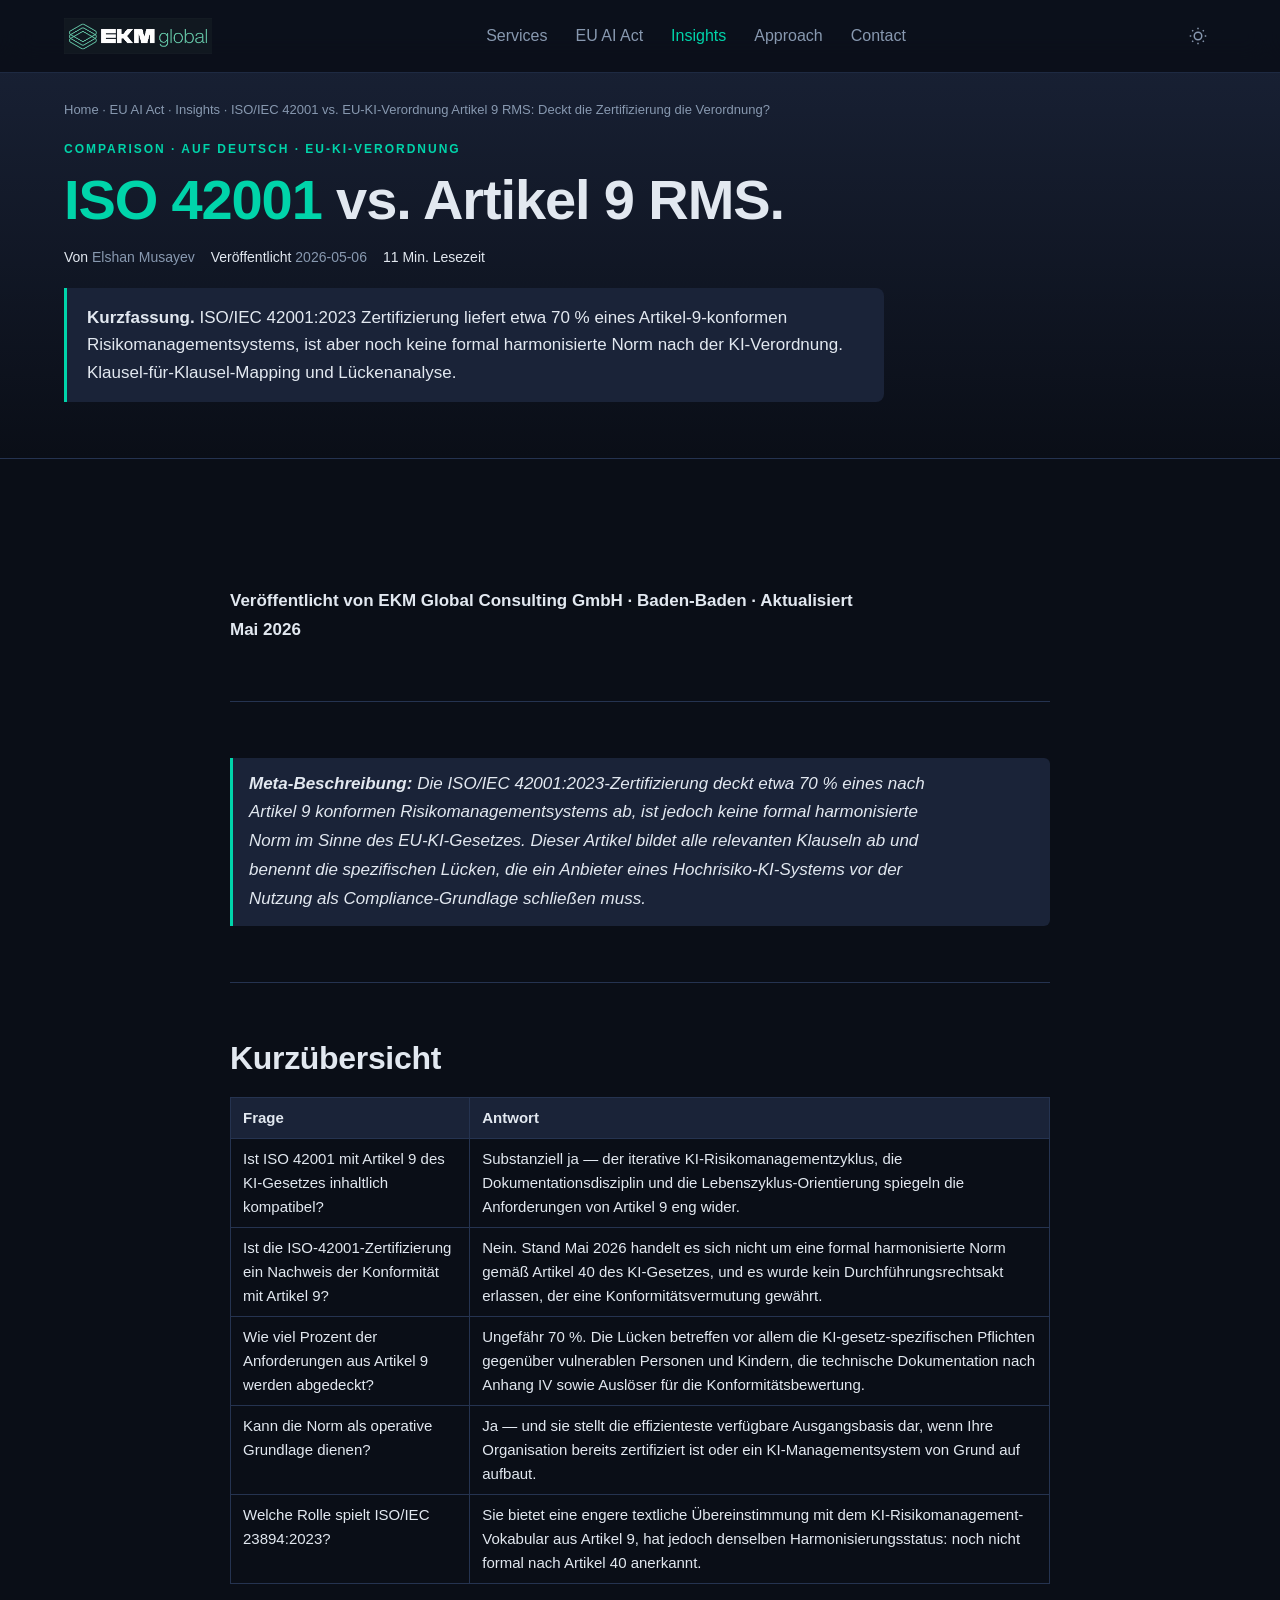
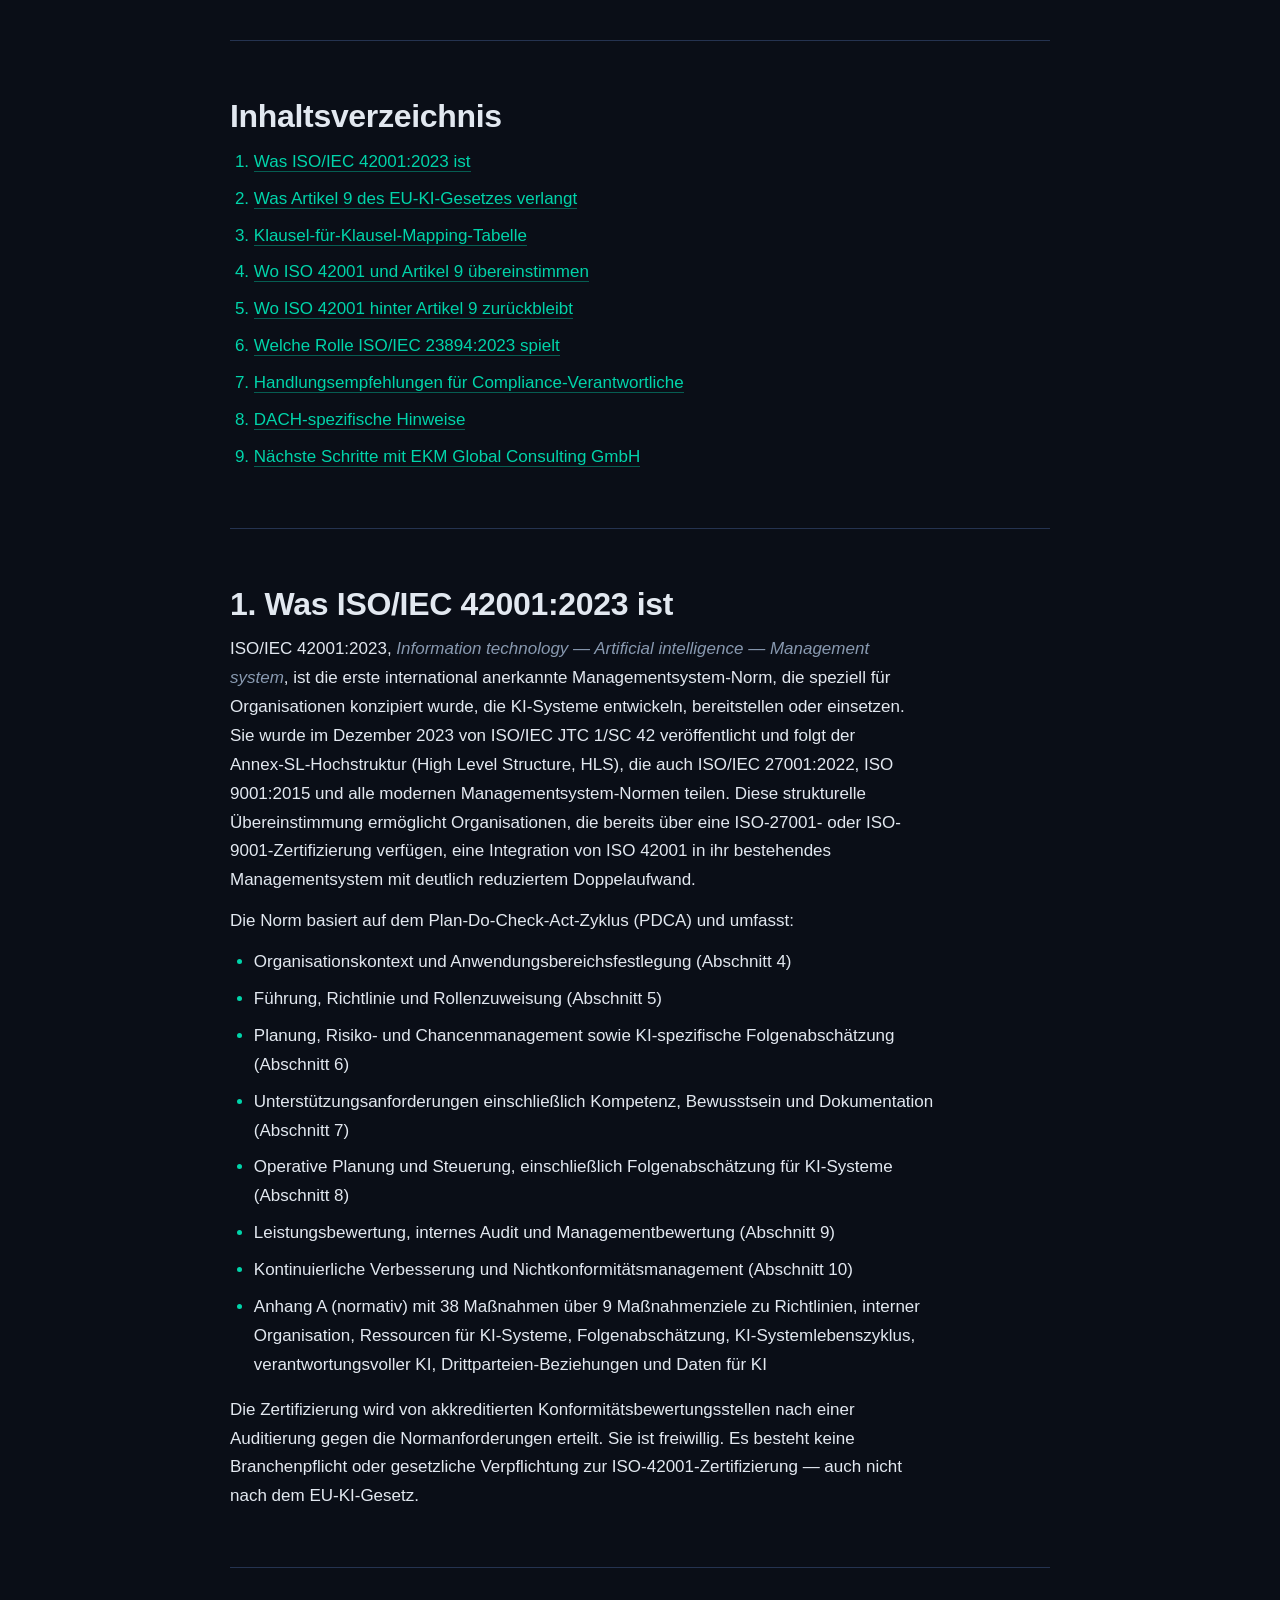
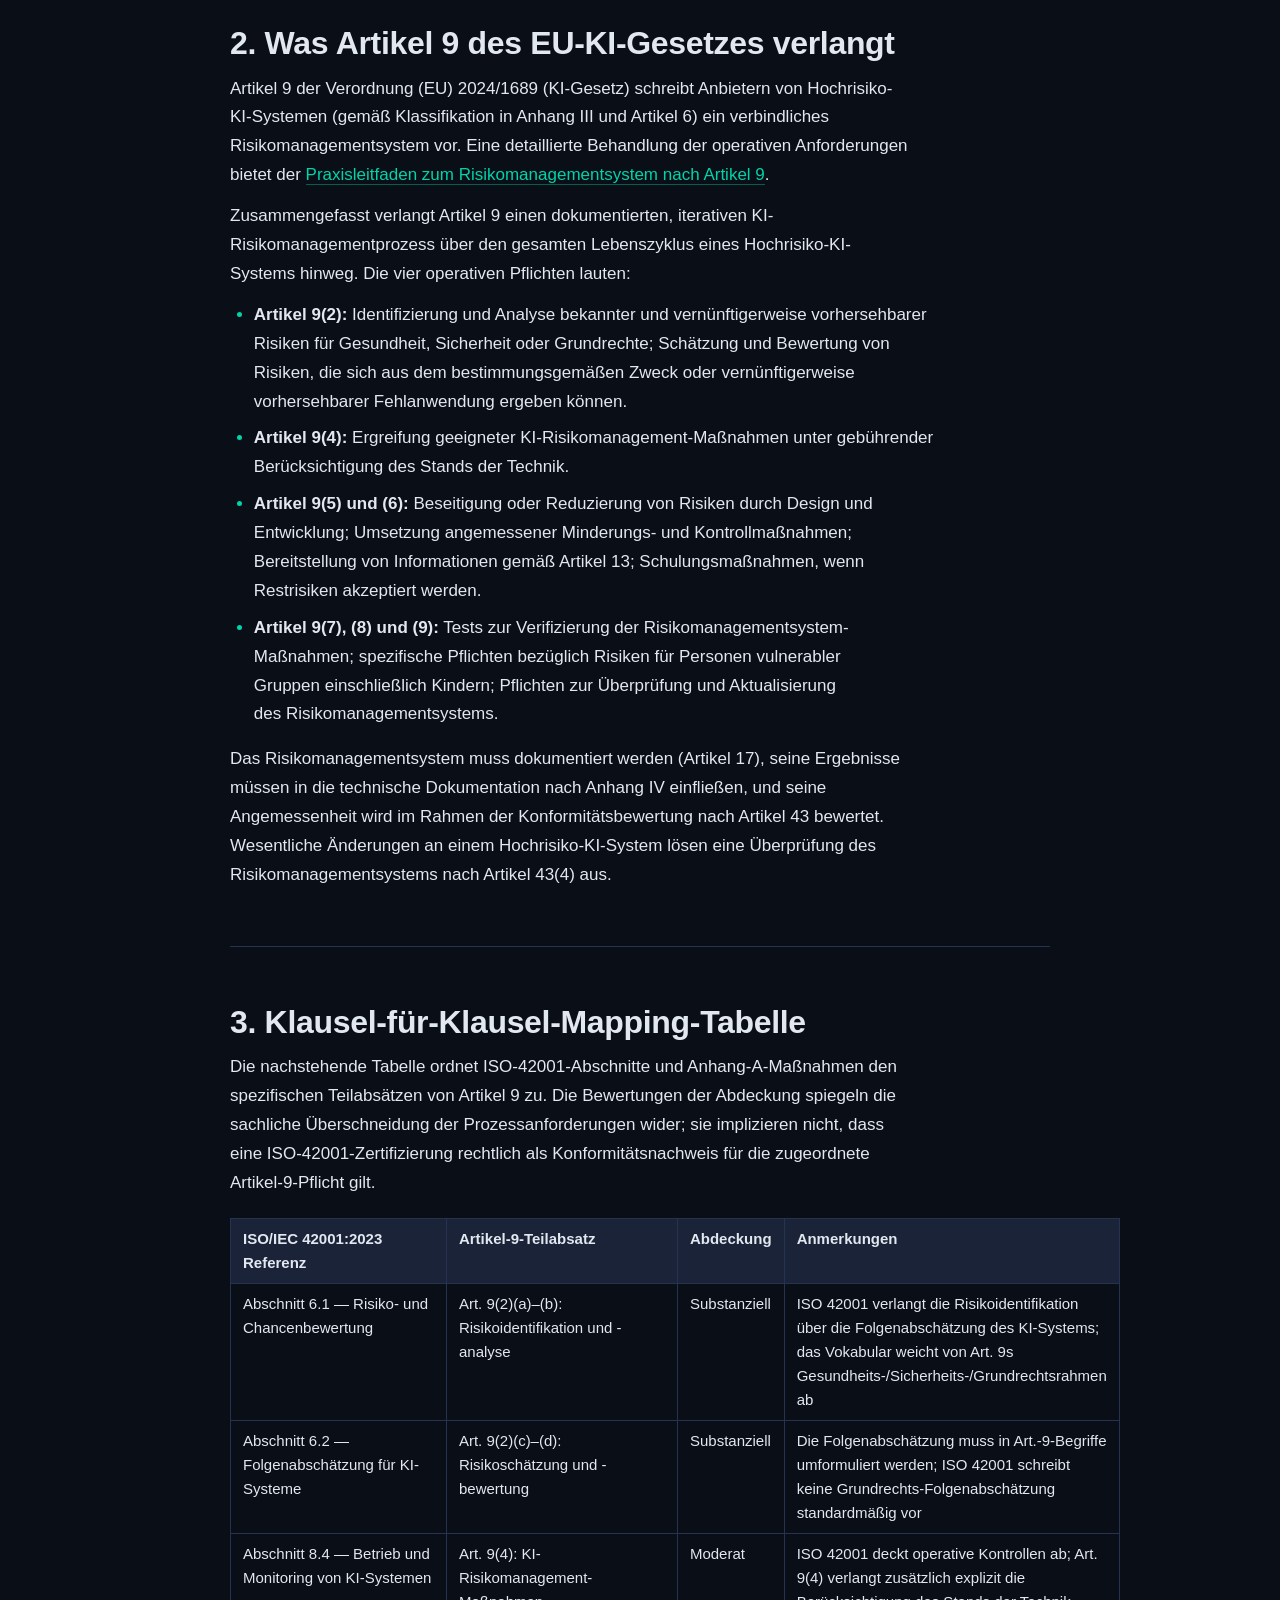
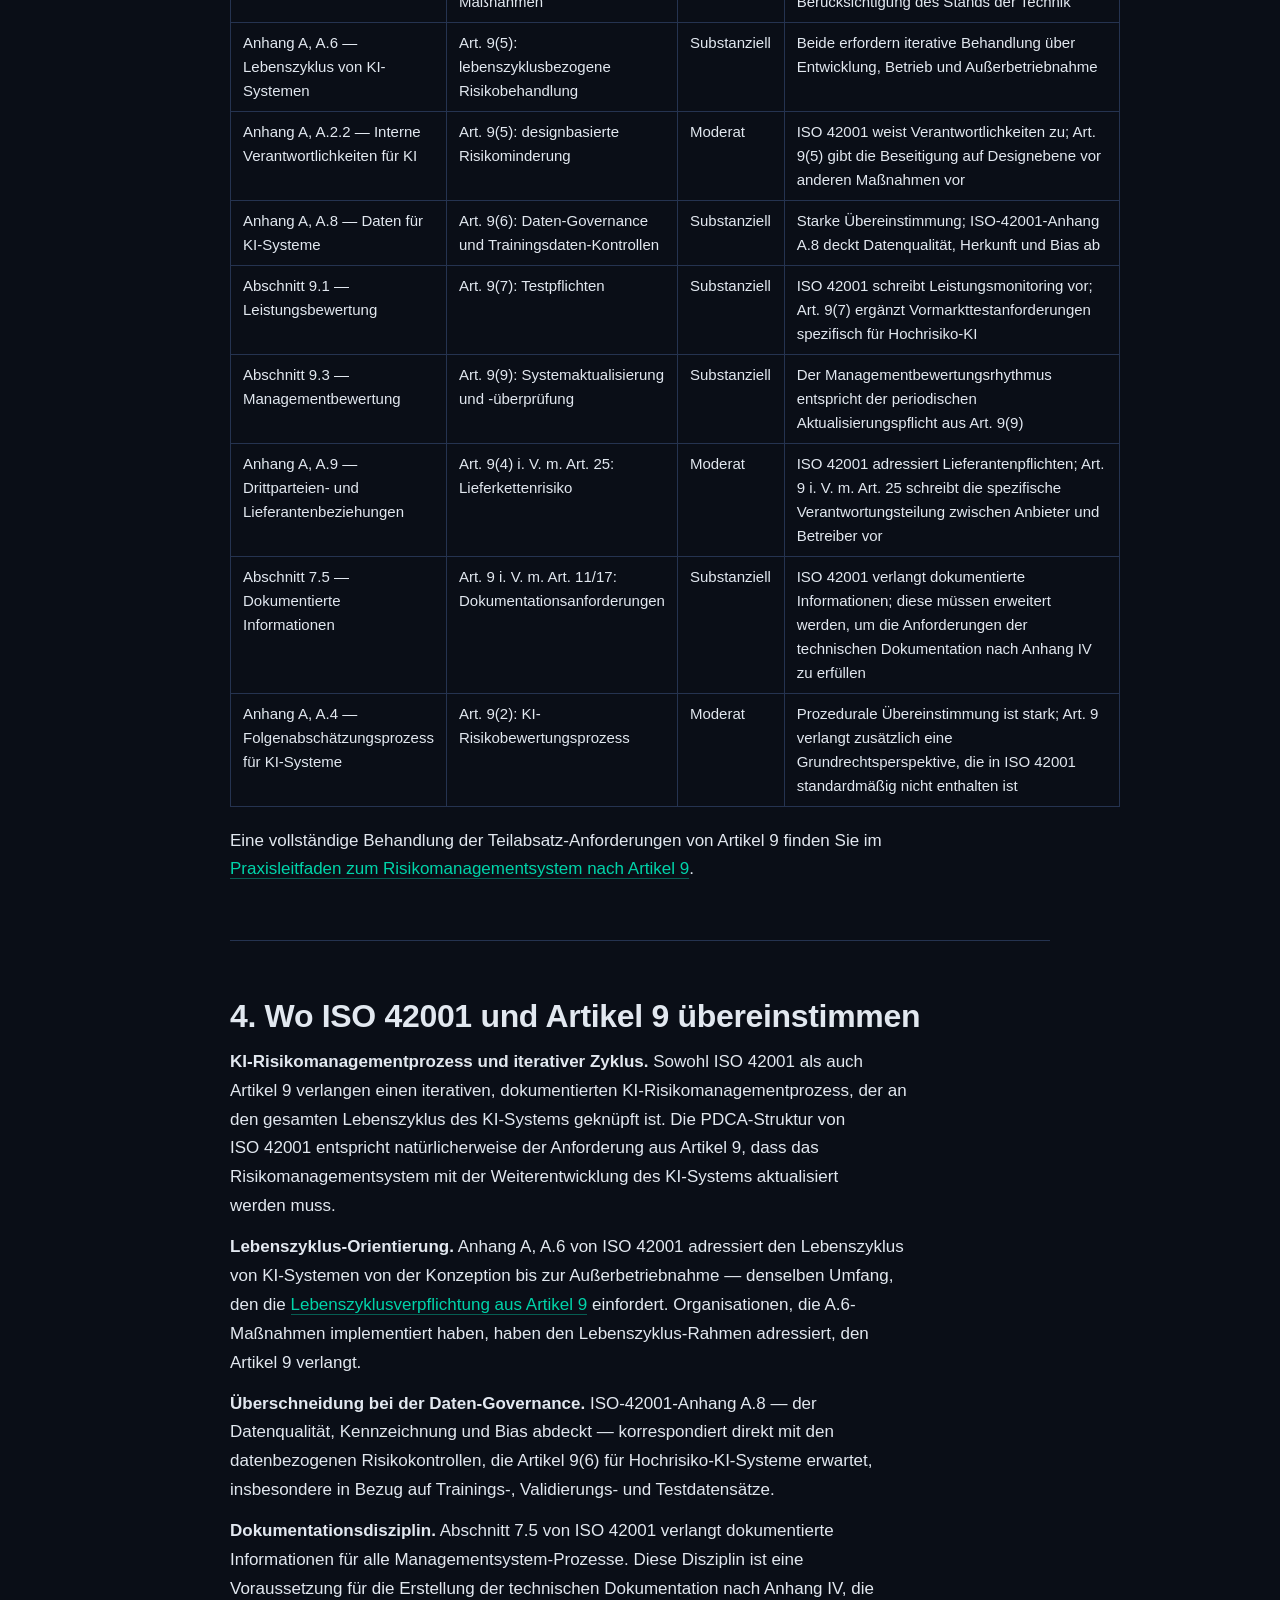
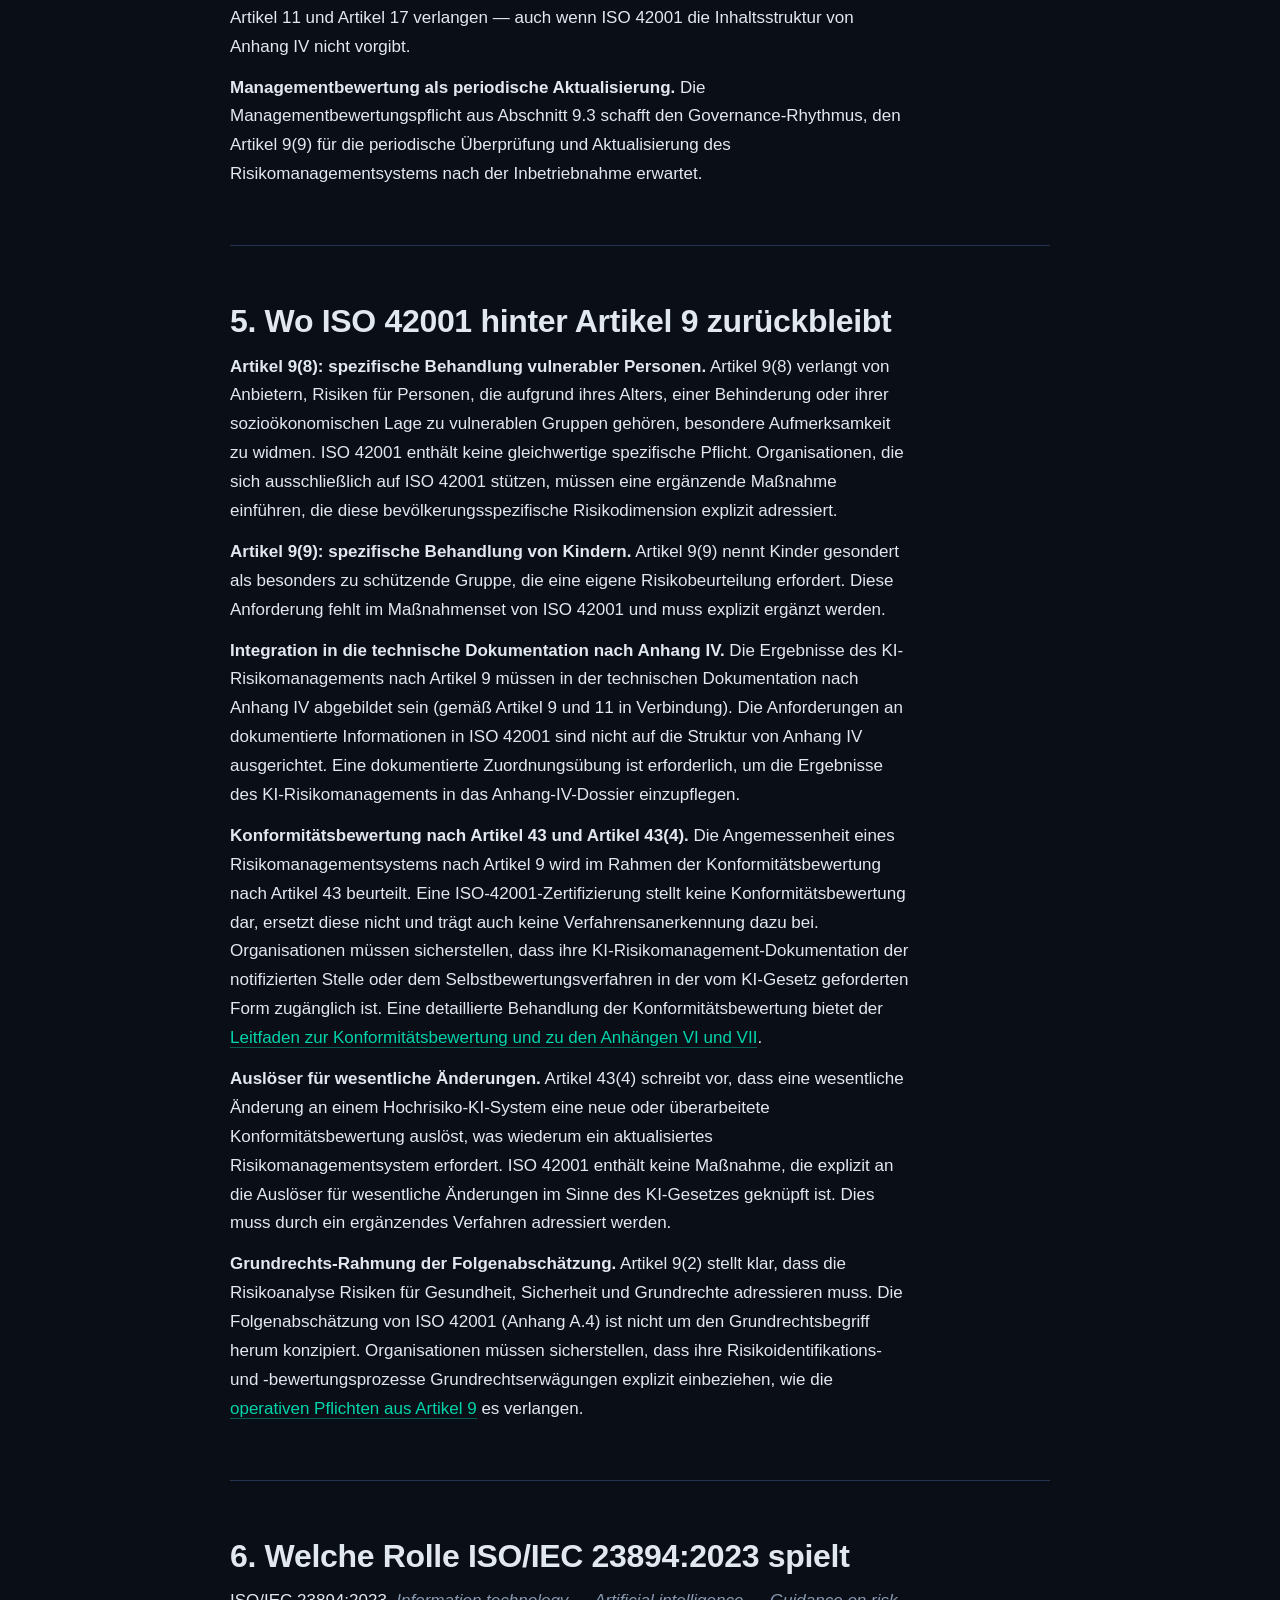
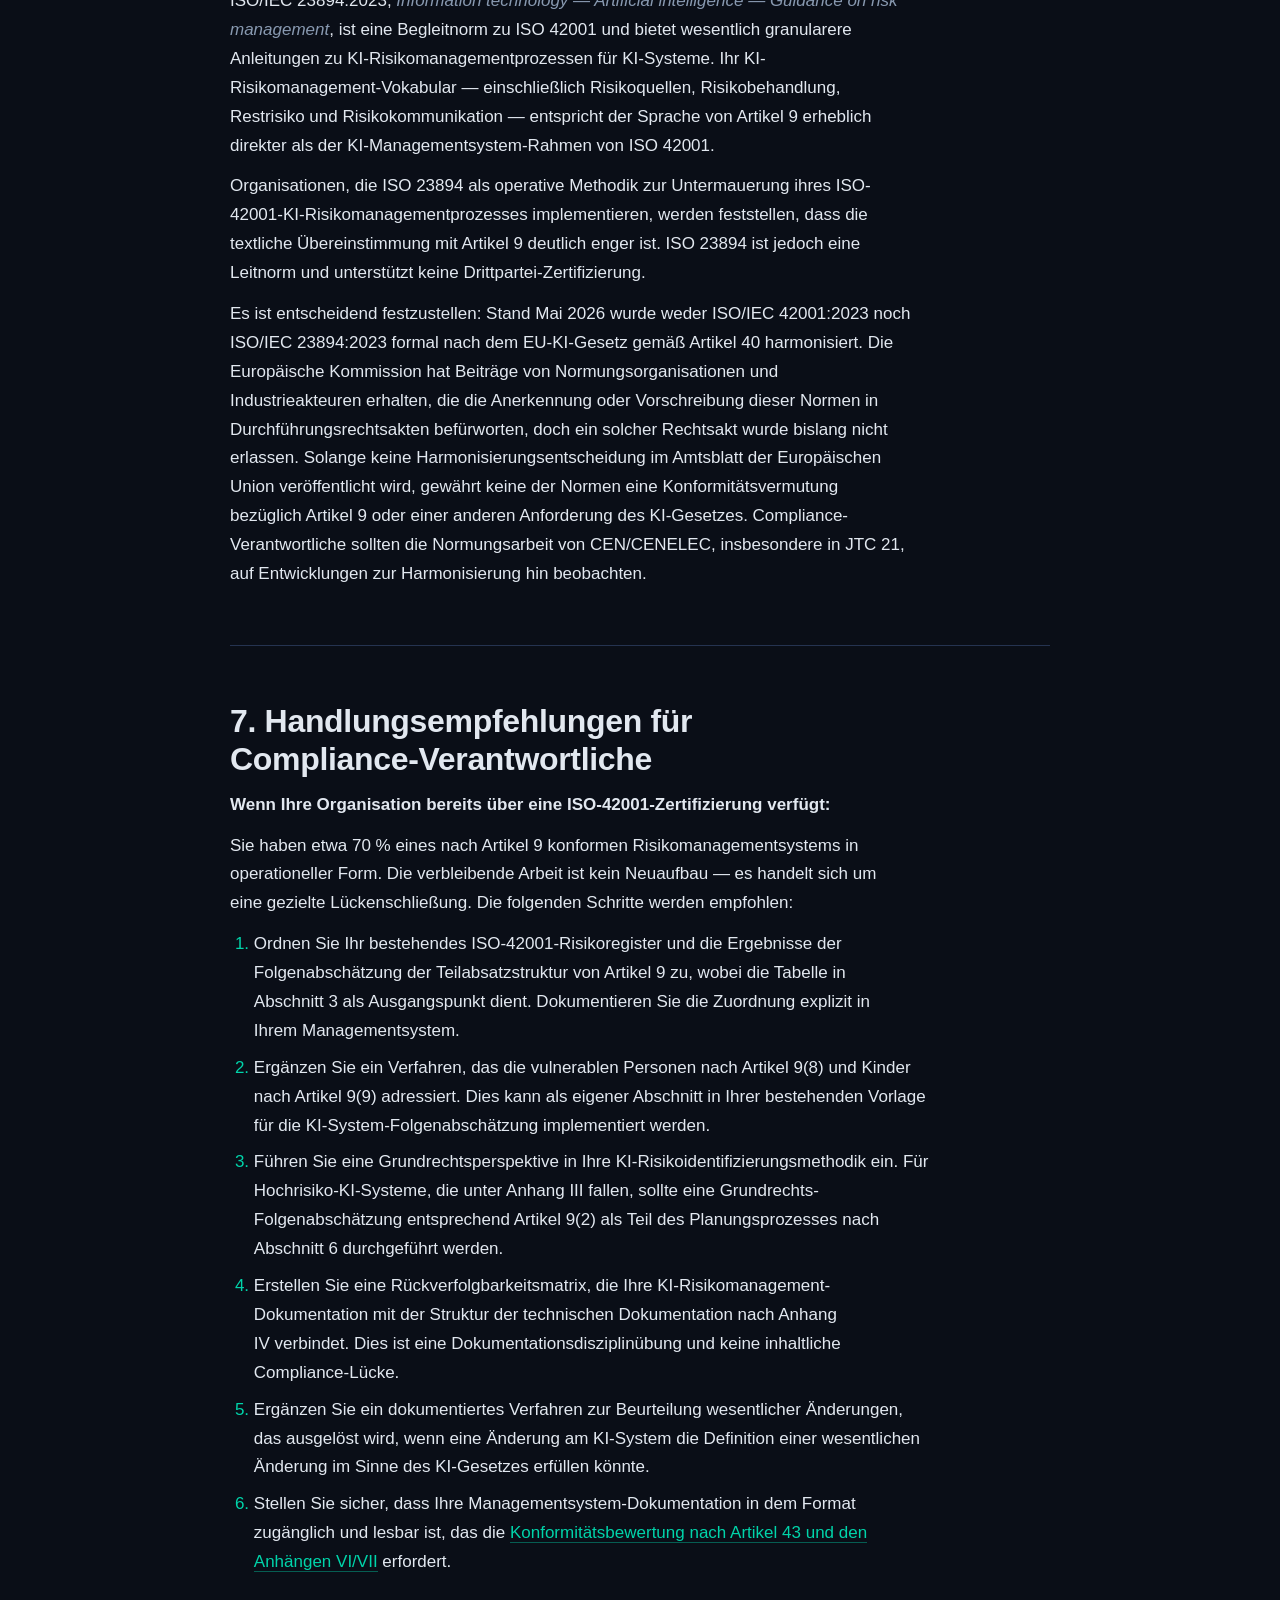
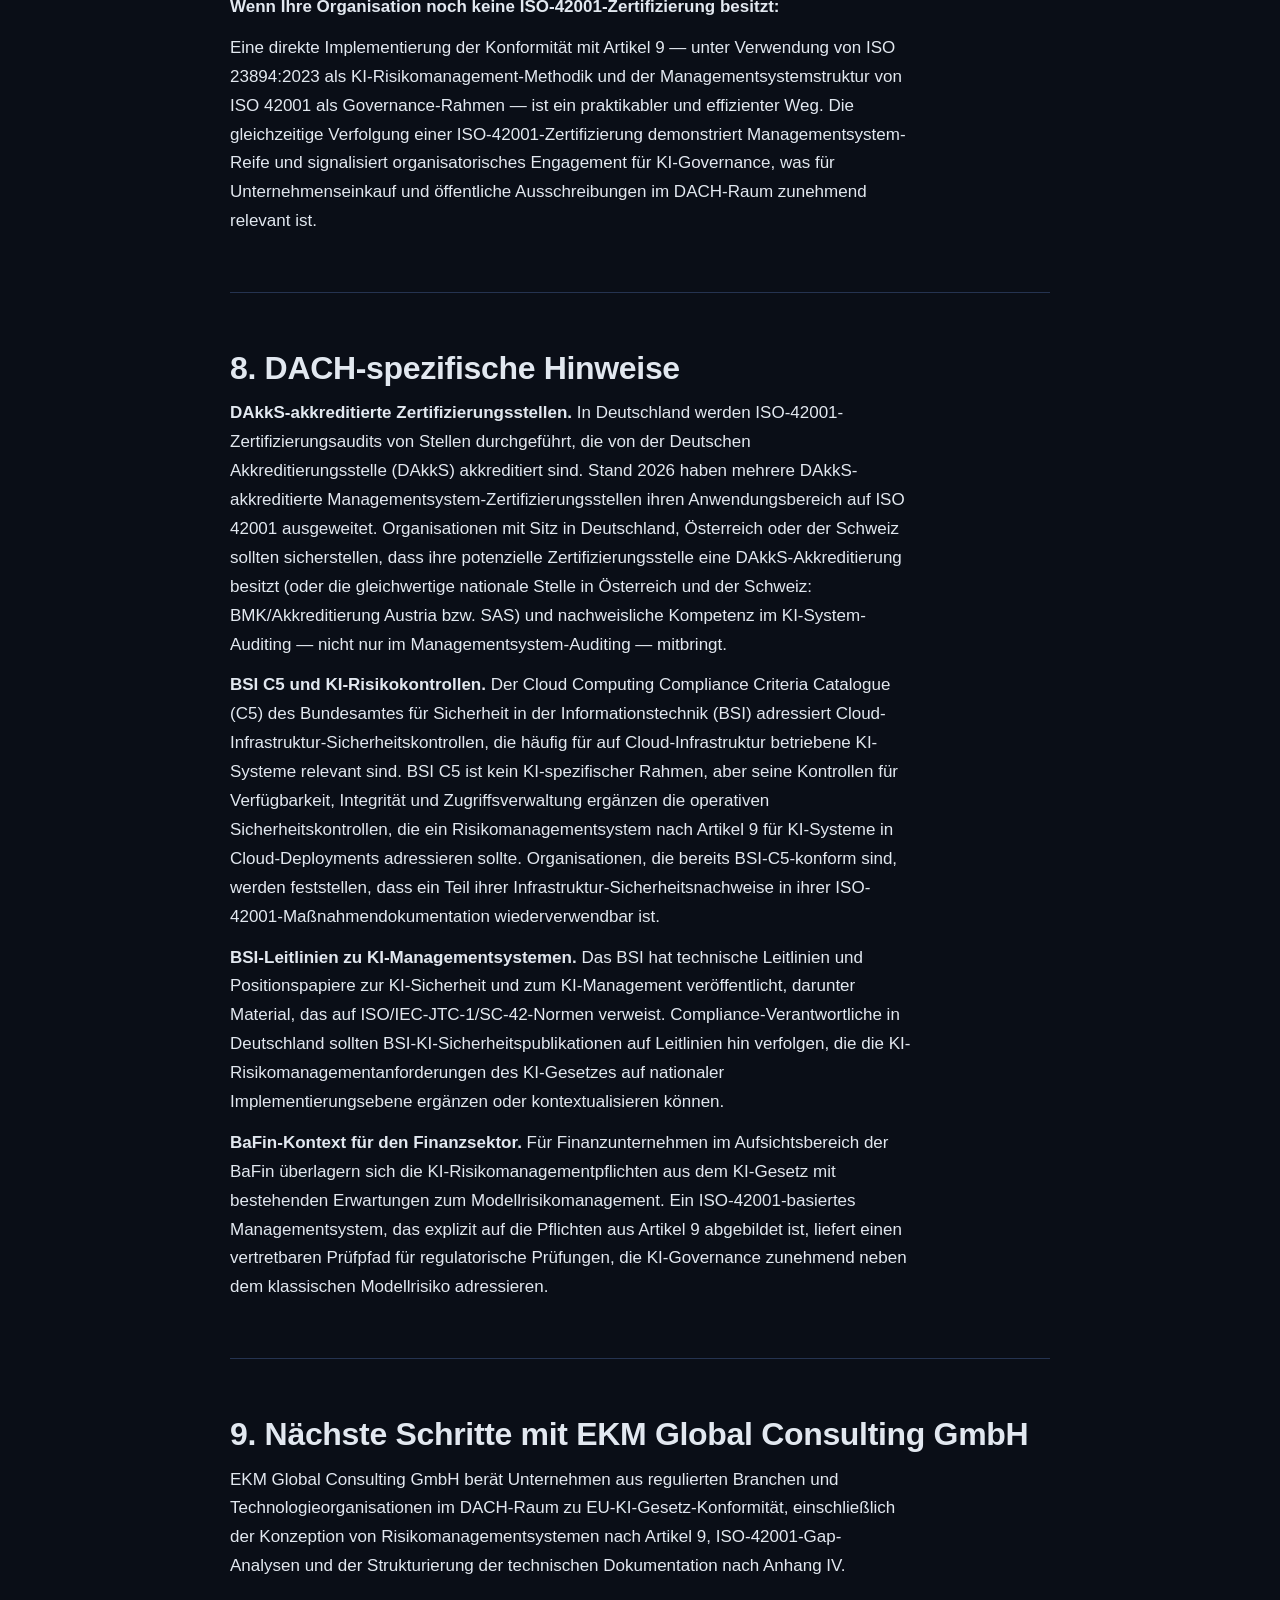
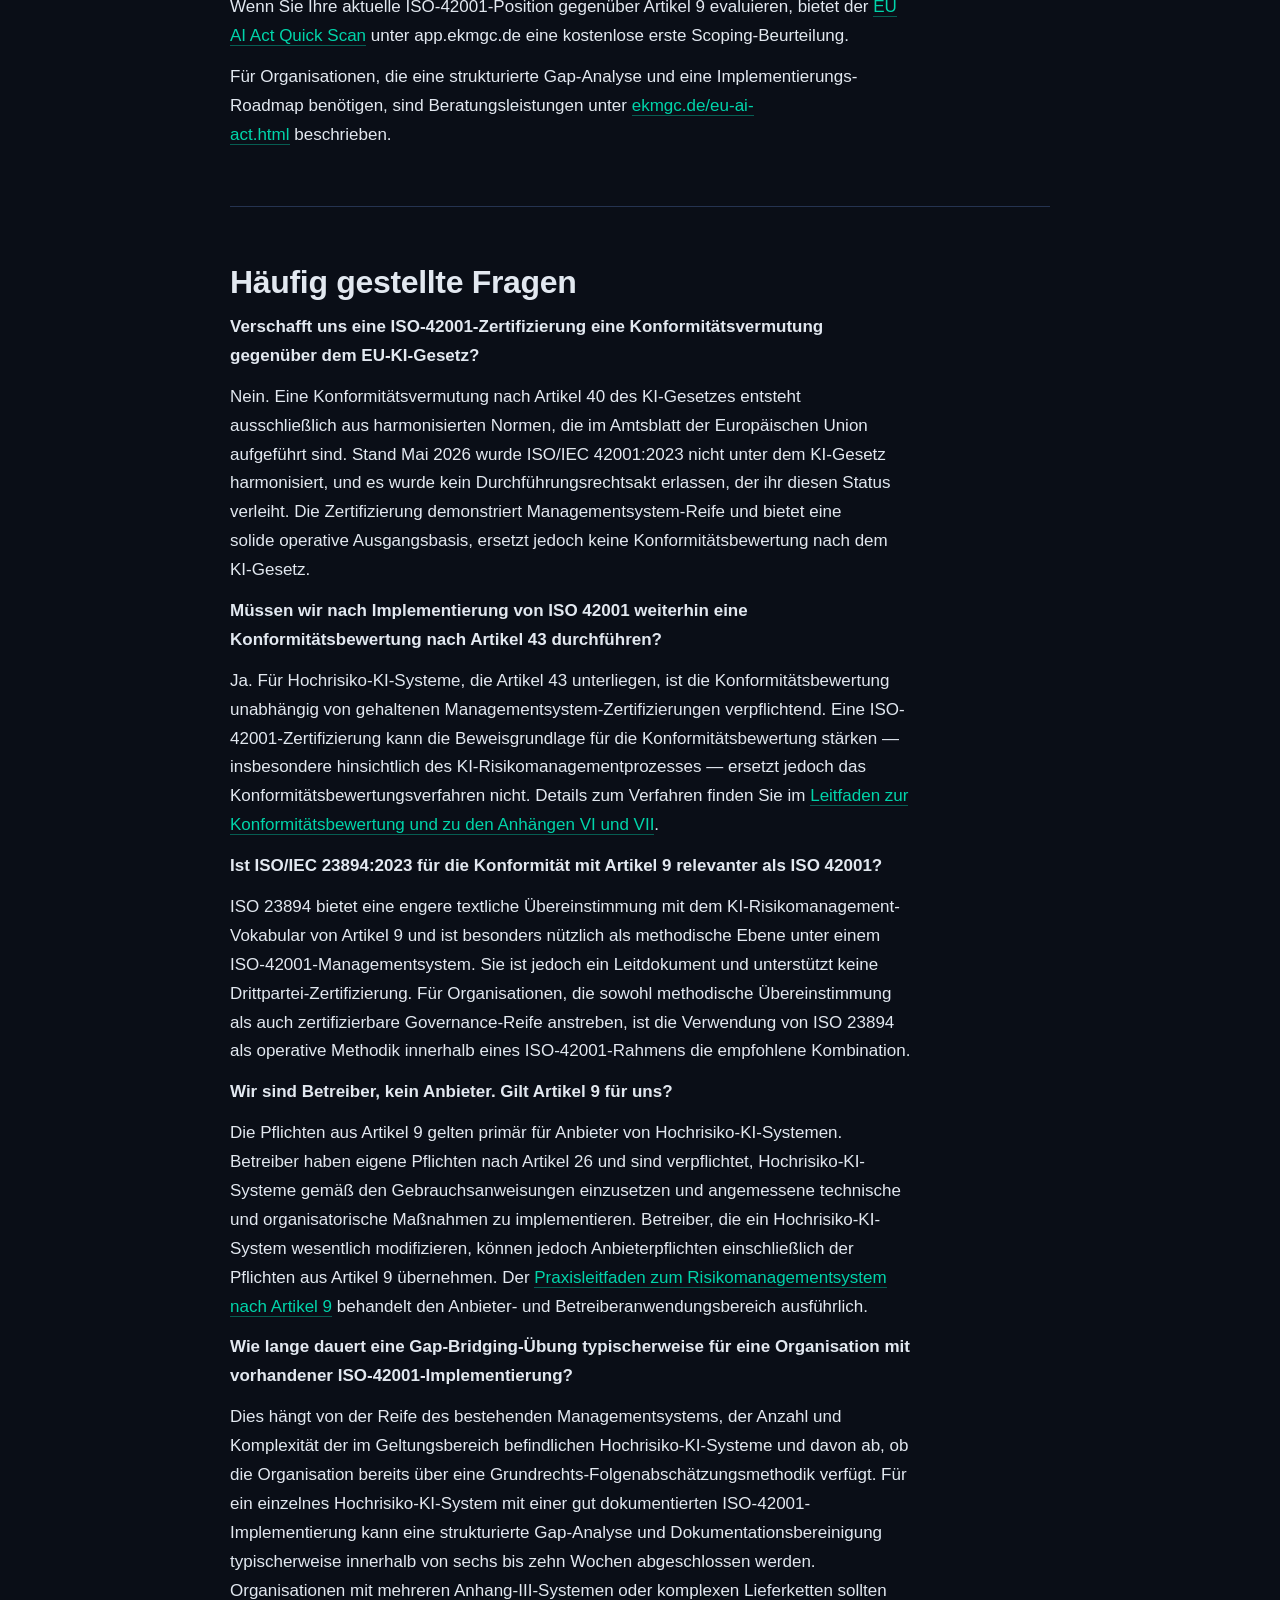
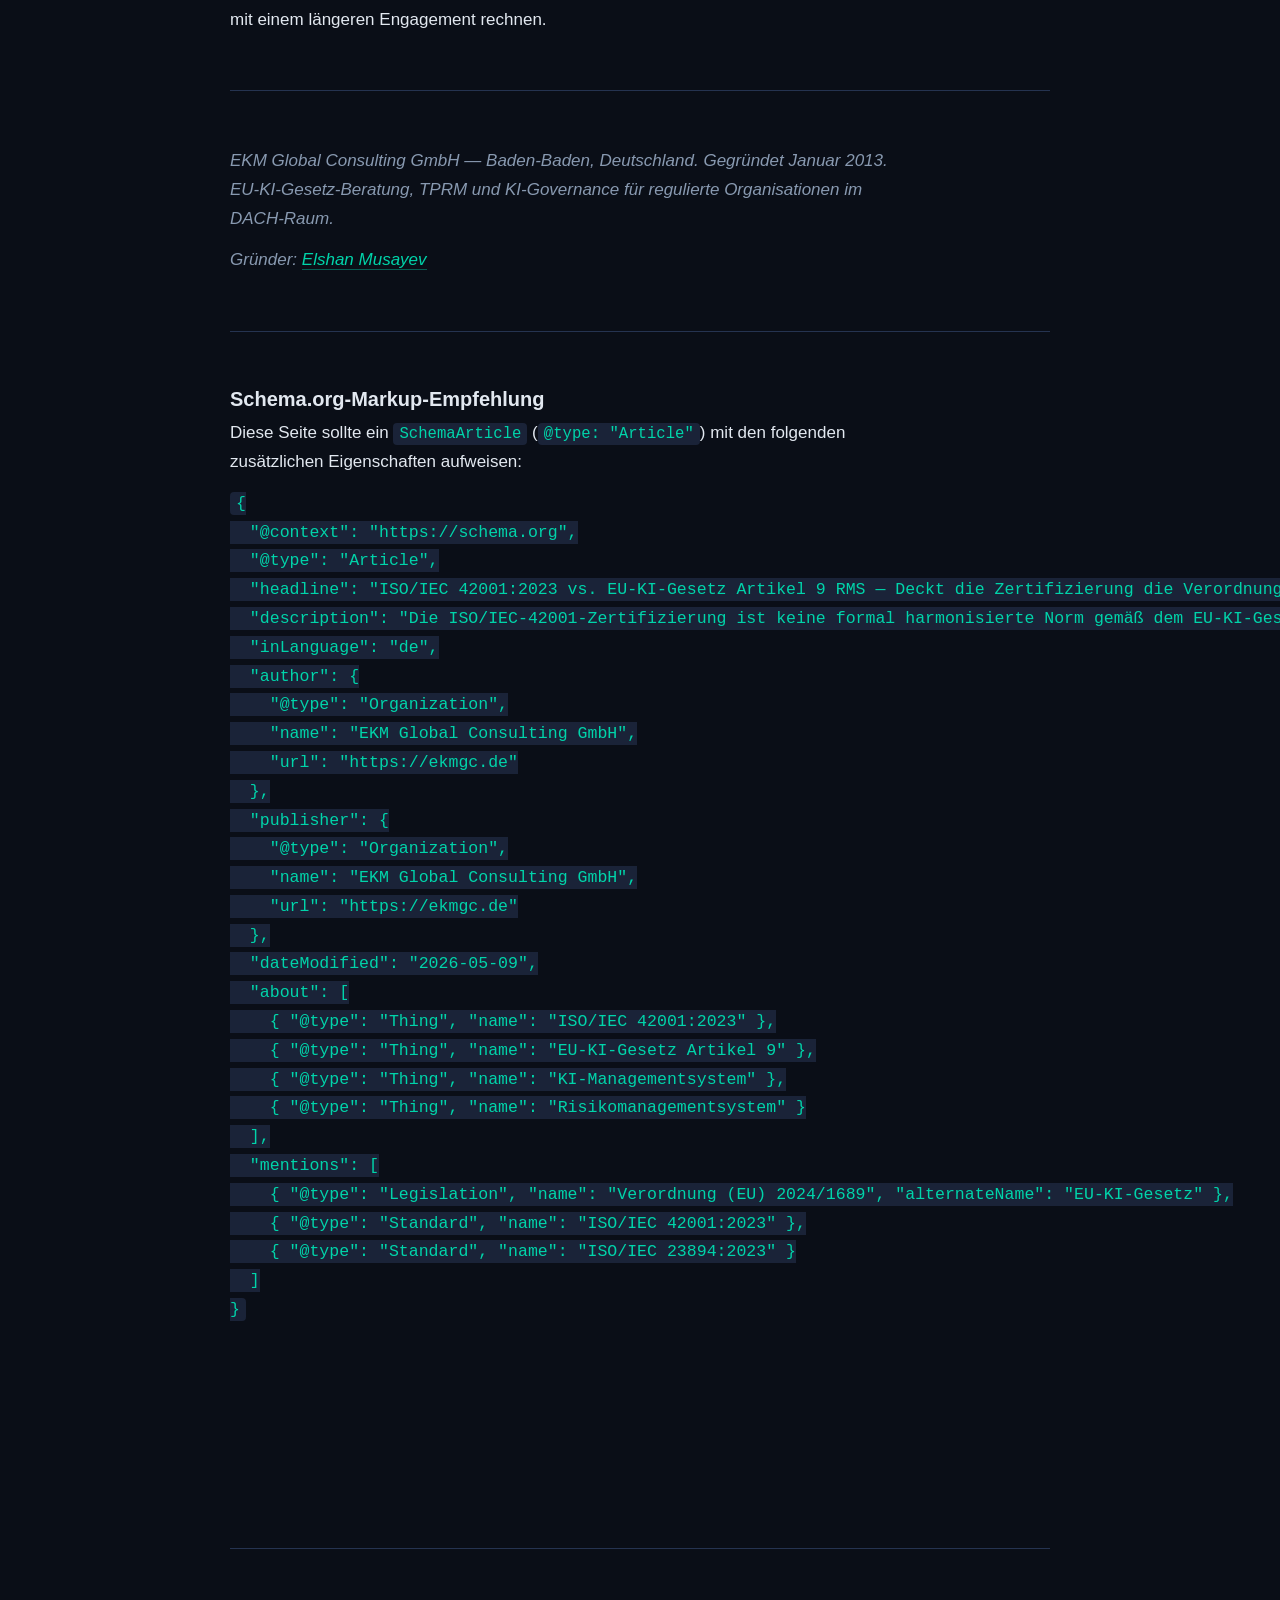
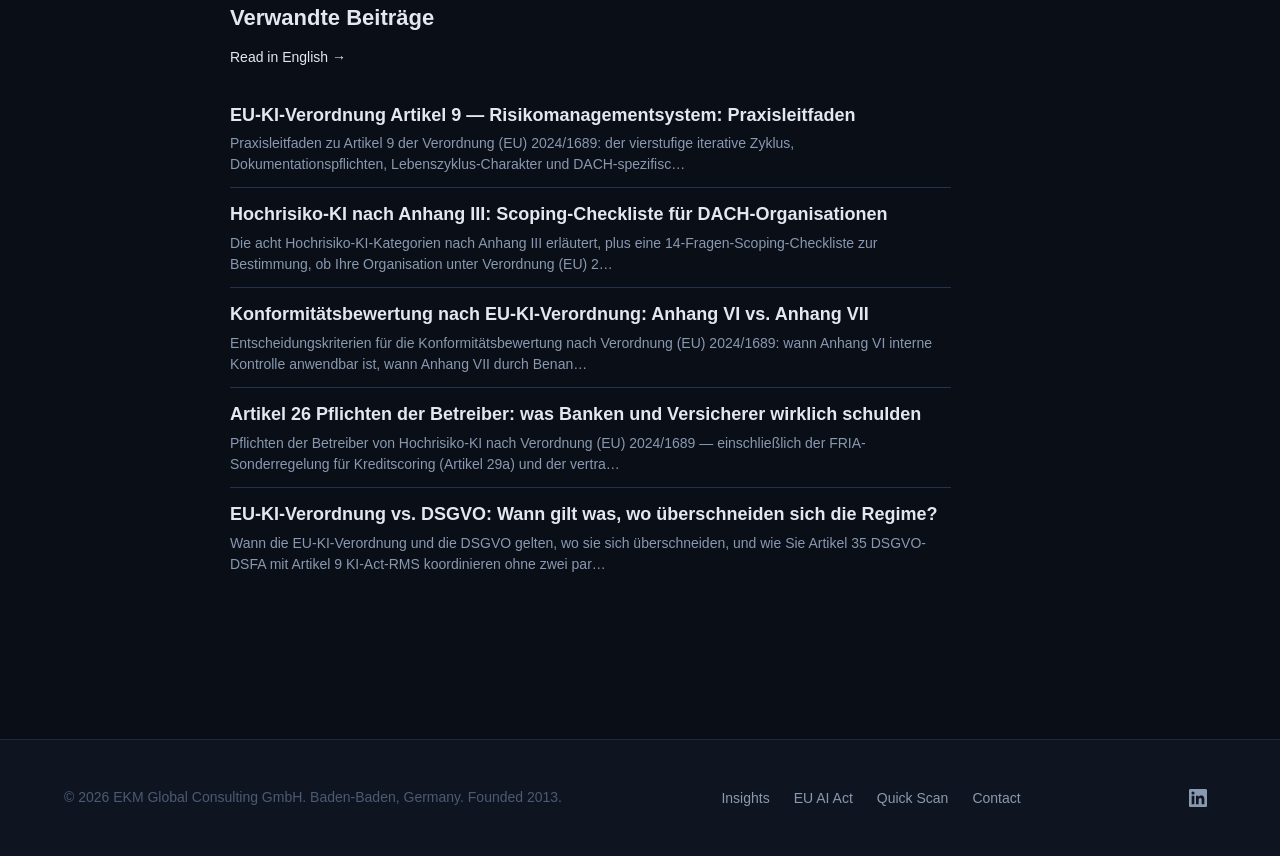
<file: insights/iso-42001-vs-artikel-9.html>
<!DOCTYPE html>
<html lang="de" data-theme="dark">
<head>
  <meta charset="UTF-8">
  <meta name="viewport" content="width=device-width, initial-scale=1.0">
  <title>ISO/IEC 42001 vs. EU-KI-Verordnung Artikel 9 RMS: Deckt die Zertifizierung die Verordnung? — EKM Global Consulting</title>
  <meta name="description" content="ISO/IEC 42001:2023 Zertifizierung liefert etwa 70 % eines Artikel-9-konformen Risikomanagementsystems, ist aber noch keine formal harmonisierte Norm nach der KI-Verordnung. Klausel-für-Klausel-Mapping und Lückenanalyse.">
  <link rel="canonical" href="https://ekmgc.de/insights/iso-42001-vs-artikel-9.html">
  <link rel="alternate" hreflang="en" href="https://ekmgc.de/insights/iso-42001-vs-article-9-rms.html">
  <link rel="alternate" hreflang="de" href="https://ekmgc.de/insights/iso-42001-vs-artikel-9.html">
  <link rel="alternate" hreflang="x-default" href="https://ekmgc.de/insights/iso-42001-vs-article-9-rms.html">

  <meta property="og:type" content="article">
  <meta property="og:title" content="ISO/IEC 42001 vs. EU-KI-Verordnung Artikel 9 RMS: Deckt die Zertifizierung die Verordnung?">
  <meta property="og:description" content="ISO/IEC 42001:2023 Zertifizierung liefert etwa 70 % eines Artikel-9-konformen Risikomanagementsystems, ist aber noch keine formal harmonisierte Norm nach der KI-Verordnung. Klausel-für-Klausel-Mapping und Lückenanalyse.">
  <meta property="og:url" content="https://ekmgc.de/insights/iso-42001-vs-artikel-9.html">
  <meta property="og:image" content="https://app.ekmgc.de/assets/og-image.png">
  <meta property="og:site_name" content="EKM Global Consulting">
  <meta property="og:locale" content="de_DE">
  <meta property="article:published_time" content="2026-05-06T00:00:00+00:00">
  <meta property="article:author" content="Elshan Musayev">
  <meta property="article:section" content="EU AI Compliance">

  <meta name="twitter:card" content="summary_large_image">
  <meta name="twitter:title" content="ISO/IEC 42001 vs. EU-KI-Verordnung Artikel 9 RMS: Deckt die Zertifizierung die Verordnung?">
  <meta name="twitter:description" content="ISO/IEC 42001:2023 Zertifizierung liefert etwa 70 % eines Artikel-9-konformen Risikomanagementsystems, ist aber noch keine formal harmonisierte Norm nach der KI-Verordnung. Klausel-für-Klausel-Mapping und Lückenanalyse.">
  <meta name="twitter:image" content="https://app.ekmgc.de/assets/og-image.png">

  <link rel="icon" type="image/svg+xml" href="data:image/svg+xml,%3Csvg xmlns='http://www.w3.org/2000/svg' viewBox='0 0 32 32'%3E%3Cpath d='M16 2L4 9v14l12 7 12-7V9L16 2z' fill='none' stroke='%2300d4aa' stroke-width='2'/%3E%3Cpath d='M16 8l-6 3.5v7L16 22l6-3.5v-7L16 8z' fill='%2300d4aa' opacity='0.3'/%3E%3Ccircle cx='16' cy='15' r='3' fill='%2300d4aa'/%3E%3C/svg%3E">

  <!-- Fonts -->
  <link href="https://api.fontshare.com/v2/css?f[]=cabinet-grotesk@400,500,700,800&f[]=satoshi@300,400,500,700&display=swap" rel="stylesheet">

  <link rel="stylesheet" href="/base.css">
  <link rel="stylesheet" href="/style.css">

  <style>
    /* Insight article page-local styles */
    .insight-hero {
      padding: calc(var(--space-10, 80px) + 60px) 0 var(--space-7, 56px);
      background: linear-gradient(180deg, var(--color-surface-offset, #1a2338) 0%, var(--color-bg, #0a0e17) 100%);
      border-bottom: 1px solid var(--color-border, #253350);
    }
    .insight-crumb {
      font-size: 13px;
      color: var(--color-text-muted, #8899b0);
      margin-bottom: var(--space-3, 16px);
    }
    .insight-crumb a {
      color: var(--color-text-muted, #8899b0);
      text-decoration: none;
      border-bottom: 1px solid transparent;
      transition: border-color 0.15s;
    }
    .insight-crumb a:hover { border-bottom-color: var(--color-primary, #00d4aa); }
    .insight-eyebrow {
      display: inline-block;
      font-size: 12px;
      font-weight: 700;
      letter-spacing: 2px;
      text-transform: uppercase;
      color: var(--color-primary, #00d4aa);
      margin-bottom: var(--space-3, 16px);
    }
    .insight-headline {
      font-family: var(--font-display, 'Cabinet Grotesk', sans-serif);
      font-size: clamp(32px, 5vw, 56px);
      font-weight: 800;
      line-height: 1.05;
      letter-spacing: -0.02em;
      margin: 0 0 var(--space-4, 24px);
      max-width: 900px;
    }
    .insight-headline .accent { color: var(--color-primary, #00d4aa); }
    .insight-meta {
      display: flex;
      gap: var(--space-4, 24px);
      flex-wrap: wrap;
      font-size: 14px;
      color: var(--color-text-muted, #8899b0);
      margin-bottom: var(--space-3, 16px);
    }
    .insight-meta strong { color: var(--color-text, #e2e8f0); font-weight: 500; }
    .insight-tldr {
      max-width: 820px;
      padding: var(--space-4, 24px) var(--space-5, 32px);
      border-left: 3px solid var(--color-primary, #00d4aa);
      background: var(--color-surface-offset, #1a2338);
      border-radius: 0 var(--radius-md, 10px) var(--radius-md, 10px) 0;
      font-size: 17px;
      line-height: 1.6;
      color: var(--color-text, #e2e8f0);
      margin-top: var(--space-5, 32px);
    }
    .insight-body {
      padding: var(--space-8, 64px) 0;
      max-width: 820px;
      margin: 0 auto;
    }
    .insight-body h2 {
      font-family: var(--font-display, 'Cabinet Grotesk', sans-serif);
      font-size: clamp(24px, 3vw, 32px);
      font-weight: 700;
      letter-spacing: -0.01em;
      line-height: 1.2;
      margin: var(--space-7, 56px) 0 var(--space-3, 16px);
      color: var(--color-text, #e2e8f0);
    }
    .insight-body h3 {
      font-family: var(--font-display, 'Cabinet Grotesk', sans-serif);
      font-size: 20px;
      font-weight: 600;
      margin: var(--space-5, 32px) 0 var(--space-2, 8px);
      color: var(--color-text, #e2e8f0);
    }
    .insight-body p {
      font-size: 17px;
      line-height: 1.7;
      color: var(--color-text, #e2e8f0);
      margin: 0 0 var(--space-3, 16px);
    }
    .insight-body ul, .insight-body ol {
      font-size: 17px;
      line-height: 1.7;
      color: var(--color-text, #e2e8f0);
      padding-left: 1.4em;
      margin: 0 0 var(--space-4, 24px);
    }
    .insight-body li { margin-bottom: var(--space-2, 8px); }
    .insight-body li::marker { color: var(--color-primary, #00d4aa); }
    .insight-body strong { color: var(--color-text, #e2e8f0); font-weight: 600; }
    .insight-body em { font-style: italic; color: var(--color-text-muted, #8899b0); }
    .insight-body a {
      color: var(--color-primary, #00d4aa);
      text-decoration: none;
      border-bottom: 1px solid rgba(0, 212, 170, 0.4);
      transition: border-color 0.15s;
    }
    .insight-body a:hover { border-bottom-color: var(--color-primary, #00d4aa); }
    .insight-body blockquote {
      margin: var(--space-5, 32px) 0;
      padding: var(--space-3, 16px) var(--space-4, 24px);
      border-left: 3px solid var(--color-primary, #00d4aa);
      background: var(--color-surface-offset, #1a2338);
      border-radius: 0 var(--radius-sm, 6px) var(--radius-sm, 6px) 0;
      color: var(--color-text-muted, #8899b0);
      font-style: italic;
    }
    .insight-body blockquote p:first-child { margin-top: 0; }
    .insight-body blockquote p:last-child { margin-bottom: 0; }
    .insight-body table {
      width: 100%;
      border-collapse: collapse;
      margin: var(--space-5, 32px) 0;
      font-size: 15px;
    }
    .insight-body th, .insight-body td {
      padding: var(--space-2, 8px) var(--space-3, 16px);
      border: 1px solid var(--color-border, #253350);
      text-align: left;
      vertical-align: top;
    }
    .insight-body th {
      background: var(--color-surface-offset, #1a2338);
      font-weight: 600;
      color: var(--color-text, #e2e8f0);
    }
    .insight-body code {
      background: var(--color-surface-offset, #1a2338);
      padding: 2px 6px;
      border-radius: 4px;
      font-size: 0.92em;
      color: var(--color-primary, #00d4aa);
    }
    .insight-body hr {
      border: none;
      border-top: 1px solid var(--color-border, #253350);
      margin: var(--space-7, 56px) 0;
    }
    .insight-related {
      max-width: 820px;
      margin: 0 auto;
      padding: var(--space-7, 56px) 0;
      border-top: 1px solid var(--color-border, #253350);
    }
    .insight-related h3 {
      font-family: var(--font-display, 'Cabinet Grotesk', sans-serif);
      font-size: 22px;
      font-weight: 700;
      margin-bottom: var(--space-4, 24px);
    }
    .insight-related ul {
      list-style: none;
      padding: 0;
    }
    .insight-related li {
      padding: var(--space-3, 16px) 0;
      border-bottom: 1px solid var(--color-border, #253350);
    }
    .insight-related li:last-child { border-bottom: none; }
    .insight-related__desc {
      display: block;
      font-size: 14px;
      color: var(--color-text-muted, #8899b0);
      margin-top: 4px;
      line-height: 1.5;
    }
    .insight-related__alt {
      margin: var(--space-3, 16px) 0 var(--space-5, 32px);
      font-size: 14px;
    }
    .insight-related__alt a {
      color: var(--color-primary, #00d4aa);
      text-decoration: none;
      font-weight: 600;
    }
    .insight-related a {
      color: var(--color-text, #e2e8f0);
      text-decoration: none;
      font-weight: 500;
      transition: color 0.15s;
    }
    .insight-related a:hover { color: var(--color-primary, #00d4aa); }
  </style>

  <!-- Schema.org JSON-LD: Article + BreadcrumbList -->
  <script type="application/ld+json">
{
  "@context": "https://schema.org",
  "@graph": [
    {
      "@type": "Article",
      "@id": "https://ekmgc.de/insights/iso-42001-vs-artikel-9.html#article",
      "headline": "ISO/IEC 42001 vs. EU-KI-Verordnung Artikel 9 RMS: Deckt die Zertifizierung die Verordnung?",
      "description": "ISO/IEC 42001:2023 Zertifizierung liefert etwa 70 % eines Artikel-9-konformen Risikomanagementsystems, ist aber noch keine formal harmonisierte Norm nach der KI-Verordnung. Klausel-für-Klausel-Mapping und Lückenanalyse.",
      "url": "https://ekmgc.de/insights/iso-42001-vs-artikel-9.html",
      "mainEntityOfPage": "https://ekmgc.de/insights/iso-42001-vs-artikel-9.html",
      "datePublished": "2026-05-06",
      "dateModified": "2026-05-06",
      "inLanguage": "de-DE",
      "isAccessibleForFree": true,
      "keywords": "EU AI Act, Regulation (EU) 2024/1689, Annex III, Article 9, Article 26, conformity assessment, GPAI, AI compliance, RegTech, BSI C5, BaFin",
      "articleSection": "EU AI Compliance",
      "author": {
        "@type": "Person",
        "@id": "https://www.linkedin.com/in/elshan-musayev/#person",
        "name": "Elshan Musayev",
        "url": "https://www.linkedin.com/in/elshan-musayev/",
        "jobTitle": "Founder & CEO",
        "sameAs": [
          "https://www.linkedin.com/in/elshan-musayev/",
          "https://www.linkedin.com/in/elshanmusayev/",
          "https://elshanmusayev.com"
        ]
      },
      "publisher": {
        "@type": "Organization",
        "@id": "https://ekmgc.de/#organization",
        "name": "EKM Global Consulting GmbH",
        "url": "https://ekmgc.de",
        "logo": {
          "@type": "ImageObject",
          "url": "https://app.ekmgc.de/assets/logo_ekm_icon.png",
          "width": 1024,
          "height": 1024
        },
        "sameAs": [
          "https://www.linkedin.com/company/ekm-global-consulting-gmbh/",
          "https://www.linkedin.com/showcase/121553912/",
          "https://www.linkedin.com/showcase/121603994/",
          "https://www.crunchbase.com/organization/ekm-global-consulting"
        ]
      },
      "about": {
        "@type": "Legislation",
        "name": "Regulation (EU) 2024/1689 (Artificial Intelligence Act)",
        "legislationJurisdiction": "European Union",
        "legislationDate": "2024-06-13"
      }
    },
    {
      "@type": "BreadcrumbList",
      "@id": "https://ekmgc.de/insights/iso-42001-vs-artikel-9.html#breadcrumb",
      "itemListElement": [
        {
          "@type": "ListItem",
          "position": 1,
          "name": "Home",
          "item": "https://ekmgc.de/"
        },
        {
          "@type": "ListItem",
          "position": 2,
          "name": "EU AI Act",
          "item": "https://ekmgc.de/eu-ai-act.html"
        },
        {
          "@type": "ListItem",
          "position": 3,
          "name": "Insights",
          "item": "https://ekmgc.de/insights/"
        },
        {
          "@type": "ListItem",
          "position": 4,
          "name": "ISO/IEC 42001 vs. EU-KI-Verordnung Artikel 9 RMS: Deckt die Zertifizierung die Verordnung?",
          "item": "https://ekmgc.de/insights/iso-42001-vs-artikel-9.html"
        }
      ]
    }
  ]
}
  </script>
</head>

<body>
  <!-- ============ HEADER ============ -->
  <header class="header" id="header">
    <div class="container header__inner">
      <a href="/" class="header__logo" aria-label="EKM Global Consulting">
        <img src="/assets/logo-dark.jpg" alt="EKM Global Consulting — think smarter" class="header__logo-img" id="siteLogo">
      </a>

      <nav class="nav" id="nav" aria-label="Main navigation">
        <ul class="nav__list" role="list">
          <li><a href="/#services" class="nav__link">Services</a></li>
          <li><a href="/eu-ai-act.html" class="nav__link">EU AI Act</a></li>
          <li><a href="/insights/" class="nav__link nav__link--active">Insights</a></li>
          <li><a href="/#approach" class="nav__link">Approach</a></li>
          <li><a href="/#contact" class="nav__link">Contact</a></li>
        </ul>
      </nav>

      <div class="header__controls">
        <button class="toggle-btn" id="themeToggle" data-theme-toggle aria-label="Switch theme">
          <svg width="18" height="18" viewBox="0 0 24 24" fill="none" stroke="currentColor" stroke-width="2"><circle cx="12" cy="12" r="5"/><path d="M12 1v2M12 21v2M4.22 4.22l1.42 1.42M18.36 18.36l1.42 1.42M1 12h2M21 12h2M4.22 19.78l1.42-1.42M18.36 5.64l1.42-1.42"/></svg>
        </button>
        <button class="menu-toggle" id="menuToggle" aria-label="Menu" aria-expanded="false">
          <span></span><span></span><span></span>
        </button>
      </div>
    </div>
  </header>

  <!-- ============ HERO ============ -->
  <section class="insight-hero">
    <div class="container">
      <div class="insight-crumb">
        <a href="/">Home</a> · <a href="/eu-ai-act.html">EU AI Act</a> · <a href="/insights/">Insights</a> · ISO/IEC 42001 vs. EU-KI-Verordnung Artikel 9 RMS: Deckt die Zertifizierung die Verordnung?
      </div>
      <div class="insight-eyebrow">Comparison · Auf Deutsch · EU-KI-Verordnung</div>
      <h1 class="insight-headline"><span class="accent">ISO 42001</span> vs. Artikel 9 RMS.</h1>
      <div class="insight-meta">
        <span><strong>Von</strong> Elshan Musayev</span>
        <span><strong>Veröffentlicht</strong> 2026-05-06</span>
        <span><strong>11 Min. Lesezeit</strong></span>
      </div>
      <div class="insight-tldr">
        <strong>Kurzfassung.</strong> ISO/IEC 42001:2023 Zertifizierung liefert etwa 70 % eines Artikel-9-konformen Risikomanagementsystems, ist aber noch keine formal harmonisierte Norm nach der KI-Verordnung. Klausel-für-Klausel-Mapping und Lückenanalyse.
      </div>
    </div>
  </section>

  <!-- ============ BODY ============ -->
  <section class="container">
    <article class="insight-body">
<p><strong>Veröffentlicht von EKM Global Consulting GmbH · Baden-Baden · Aktualisiert Mai 2026</strong></p>
<hr>
<blockquote>
<p><strong>Meta-Beschreibung:</strong> Die ISO/IEC 42001:2023-Zertifizierung deckt etwa 70 % eines nach Artikel 9 konformen Risikomanagementsystems ab, ist jedoch keine formal harmonisierte Norm im Sinne des EU-KI-Gesetzes. Dieser Artikel bildet alle relevanten Klauseln ab und benennt die spezifischen Lücken, die ein Anbieter eines Hochrisiko-KI-Systems vor der Nutzung als Compliance-Grundlage schließen muss.</p>
</blockquote>
<hr>
<h2 id="kurzuebersicht">Kurzübersicht</h2>
<table>
<thead>
<tr>
<th>Frage</th>
<th>Antwort</th>
</tr>
</thead>
<tbody>
<tr>
<td>Ist ISO 42001 mit Artikel 9 des KI-Gesetzes inhaltlich kompatibel?</td>
<td>Substanziell ja — der iterative KI-Risikomanagementzyklus, die Dokumentationsdisziplin und die Lebenszyklus-Orientierung spiegeln die Anforderungen von Artikel 9 eng wider.</td>
</tr>
<tr>
<td>Ist die ISO-42001-Zertifizierung ein Nachweis der Konformität mit Artikel 9?</td>
<td>Nein. Stand Mai 2026 handelt es sich nicht um eine formal harmonisierte Norm gemäß Artikel 40 des KI-Gesetzes, und es wurde kein Durchführungsrechtsakt erlassen, der eine Konformitätsvermutung gewährt.</td>
</tr>
<tr>
<td>Wie viel Prozent der Anforderungen aus Artikel 9 werden abgedeckt?</td>
<td>Ungefähr 70 %. Die Lücken betreffen vor allem die KI-gesetz-spezifischen Pflichten gegenüber vulnerablen Personen und Kindern, die technische Dokumentation nach Anhang IV sowie Auslöser für die Konformitätsbewertung.</td>
</tr>
<tr>
<td>Kann die Norm als operative Grundlage dienen?</td>
<td>Ja — und sie stellt die effizienteste verfügbare Ausgangsbasis dar, wenn Ihre Organisation bereits zertifiziert ist oder ein KI-Managementsystem von Grund auf aufbaut.</td>
</tr>
<tr>
<td>Welche Rolle spielt ISO/IEC 23894:2023?</td>
<td>Sie bietet eine engere textliche Übereinstimmung mit dem KI-Risikomanagement-Vokabular aus Artikel 9, hat jedoch denselben Harmonisierungsstatus: noch nicht formal nach Artikel 40 anerkannt.</td>
</tr>
</tbody>
</table>
<hr>
<h2>Inhaltsverzeichnis</h2>
<ol>
<li><a href="#was-iso-42001-ist">Was ISO/IEC 42001:2023 ist</a></li>
<li><a href="#was-artikel-9-verlangt">Was Artikel 9 des EU-KI-Gesetzes verlangt</a></li>
<li><a href="#mapping-tabelle">Klausel-für-Klausel-Mapping-Tabelle</a></li>
<li><a href="#wo-sie-uebereinstimmen">Wo ISO 42001 und Artikel 9 übereinstimmen</a></li>
<li><a href="#wo-sie-divergieren">Wo ISO 42001 hinter Artikel 9 zurückbleibt</a></li>
<li><a href="#wo-23894-passt">Welche Rolle ISO/IEC 23894:2023 spielt</a></li>
<li><a href="#handlungsempfehlungen">Handlungsempfehlungen für Compliance-Verantwortliche</a></li>
<li><a href="#dach-hinweise">DACH-spezifische Hinweise</a></li>
<li><a href="#cta">Nächste Schritte mit EKM Global Consulting GmbH</a></li>
</ol>
<hr>
<h2 id="was-iso-42001-ist">1. Was ISO/IEC 42001:2023 ist</h2>
<p>ISO/IEC 42001:2023, <em>Information technology — Artificial intelligence — Management system</em>, ist die erste international anerkannte Managementsystem-Norm, die speziell für Organisationen konzipiert wurde, die KI-Systeme entwickeln, bereitstellen oder einsetzen. Sie wurde im Dezember 2023 von ISO/IEC JTC 1/SC 42 veröffentlicht und folgt der Annex-SL-Hochstruktur (High Level Structure, HLS), die auch ISO/IEC 27001:2022, ISO 9001:2015 und alle modernen Managementsystem-Normen teilen. Diese strukturelle Übereinstimmung ermöglicht Organisationen, die bereits über eine ISO-27001- oder ISO-9001-Zertifizierung verfügen, eine Integration von ISO 42001 in ihr bestehendes Managementsystem mit deutlich reduziertem Doppelaufwand.</p>
<p>Die Norm basiert auf dem Plan-Do-Check-Act-Zyklus (PDCA) und umfasst:</p>
<ul>
<li>Organisationskontext und Anwendungsbereichsfestlegung (Abschnitt 4)</li>
<li>Führung, Richtlinie und Rollenzuweisung (Abschnitt 5)</li>
<li>Planung, Risiko- und Chancenmanagement sowie KI-spezifische Folgenabschätzung (Abschnitt 6)</li>
<li>Unterstützungsanforderungen einschließlich Kompetenz, Bewusstsein und Dokumentation (Abschnitt 7)</li>
<li>Operative Planung und Steuerung, einschließlich Folgenabschätzung für KI-Systeme (Abschnitt 8)</li>
<li>Leistungsbewertung, internes Audit und Managementbewertung (Abschnitt 9)</li>
<li>Kontinuierliche Verbesserung und Nichtkonformitätsmanagement (Abschnitt 10)</li>
<li>Anhang A (normativ) mit 38 Maßnahmen über 9 Maßnahmenziele zu Richtlinien, interner Organisation, Ressourcen für KI-Systeme, Folgenabschätzung, KI-Systemlebenszyklus, verantwortungsvoller KI, Drittparteien-Beziehungen und Daten für KI</li>
</ul>
<p>Die Zertifizierung wird von akkreditierten Konformitätsbewertungsstellen nach einer Auditierung gegen die Normanforderungen erteilt. Sie ist freiwillig. Es besteht keine Branchenpflicht oder gesetzliche Verpflichtung zur ISO-42001-Zertifizierung — auch nicht nach dem EU-KI-Gesetz.</p>
<hr>
<h2 id="was-artikel-9-verlangt">2. Was Artikel 9 des EU-KI-Gesetzes verlangt</h2>
<p>Artikel 9 der Verordnung (EU) 2024/1689 (KI-Gesetz) schreibt Anbietern von Hochrisiko-KI-Systemen (gemäß Klassifikation in Anhang III und Artikel 6) ein verbindliches Risikomanagementsystem vor. Eine detaillierte Behandlung der operativen Anforderungen bietet der <a href="/insights/article-9-risikomanagementsystem-leitfaden.html">Praxisleitfaden zum Risikomanagementsystem nach Artikel 9</a>.</p>
<p>Zusammengefasst verlangt Artikel 9 einen dokumentierten, iterativen KI-Risikomanagementprozess über den gesamten Lebenszyklus eines Hochrisiko-KI-Systems hinweg. Die vier operativen Pflichten lauten:</p>
<ul>
<li><strong>Artikel 9(2):</strong> Identifizierung und Analyse bekannter und vernünftigerweise vorhersehbarer Risiken für Gesundheit, Sicherheit oder Grundrechte; Schätzung und Bewertung von Risiken, die sich aus dem bestimmungsgemäßen Zweck oder vernünftigerweise vorhersehbarer Fehlanwendung ergeben können.</li>
<li><strong>Artikel 9(4):</strong> Ergreifung geeigneter KI-Risikomanagement-Maßnahmen unter gebührender Berücksichtigung des Stands der Technik.</li>
<li><strong>Artikel 9(5) und (6):</strong> Beseitigung oder Reduzierung von Risiken durch Design und Entwicklung; Umsetzung angemessener Minderungs- und Kontrollmaßnahmen; Bereitstellung von Informationen gemäß Artikel 13; Schulungsmaßnahmen, wenn Restrisiken akzeptiert werden.</li>
<li><strong>Artikel 9(7), (8) und (9):</strong> Tests zur Verifizierung der Risikomanagementsystem-Maßnahmen; spezifische Pflichten bezüglich Risiken für Personen vulnerabler Gruppen einschließlich Kindern; Pflichten zur Überprüfung und Aktualisierung des Risikomanagementsystems.</li>
</ul>
<p>Das Risikomanagementsystem muss dokumentiert werden (Artikel 17), seine Ergebnisse müssen in die technische Dokumentation nach Anhang IV einfließen, und seine Angemessenheit wird im Rahmen der Konformitätsbewertung nach Artikel 43 bewertet. Wesentliche Änderungen an einem Hochrisiko-KI-System lösen eine Überprüfung des Risikomanagementsystems nach Artikel 43(4) aus.</p>
<hr>
<h2 id="mapping-tabelle">3. Klausel-für-Klausel-Mapping-Tabelle</h2>
<p>Die nachstehende Tabelle ordnet ISO-42001-Abschnitte und Anhang-A-Maßnahmen den spezifischen Teilabsätzen von Artikel 9 zu. Die Bewertungen der Abdeckung spiegeln die sachliche Überschneidung der Prozessanforderungen wider; sie implizieren nicht, dass eine ISO-42001-Zertifizierung rechtlich als Konformitätsnachweis für die zugeordnete Artikel-9-Pflicht gilt.</p>
<table>
<thead>
<tr>
<th>ISO/IEC 42001:2023 Referenz</th>
<th>Artikel-9-Teilabsatz</th>
<th>Abdeckung</th>
<th>Anmerkungen</th>
</tr>
</thead>
<tbody>
<tr>
<td>Abschnitt 6.1 — Risiko- und Chancenbewertung</td>
<td>Art. 9(2)(a)–(b): Risikoidentifikation und -analyse</td>
<td>Substanziell</td>
<td>ISO 42001 verlangt die Risikoidentifikation über die Folgenabschätzung des KI-Systems; das Vokabular weicht von Art. 9s Gesundheits-/Sicherheits-/Grundrechtsrahmen ab</td>
</tr>
<tr>
<td>Abschnitt 6.2 — Folgenabschätzung für KI-Systeme</td>
<td>Art. 9(2)(c)–(d): Risikoschätzung und -bewertung</td>
<td>Substanziell</td>
<td>Die Folgenabschätzung muss in Art.-9-Begriffe umformuliert werden; ISO 42001 schreibt keine Grundrechts-Folgenabschätzung standardmäßig vor</td>
</tr>
<tr>
<td>Abschnitt 8.4 — Betrieb und Monitoring von KI-Systemen</td>
<td>Art. 9(4): KI-Risikomanagement-Maßnahmen</td>
<td>Moderat</td>
<td>ISO 42001 deckt operative Kontrollen ab; Art. 9(4) verlangt zusätzlich explizit die Berücksichtigung des Stands der Technik</td>
</tr>
<tr>
<td>Anhang A, A.6 — Lebenszyklus von KI-Systemen</td>
<td>Art. 9(5): lebenszyklusbezogene Risikobehandlung</td>
<td>Substanziell</td>
<td>Beide erfordern iterative Behandlung über Entwicklung, Betrieb und Außerbetriebnahme</td>
</tr>
<tr>
<td>Anhang A, A.2.2 — Interne Verantwortlichkeiten für KI</td>
<td>Art. 9(5): designbasierte Risikominderung</td>
<td>Moderat</td>
<td>ISO 42001 weist Verantwortlichkeiten zu; Art. 9(5) gibt die Beseitigung auf Designebene vor anderen Maßnahmen vor</td>
</tr>
<tr>
<td>Anhang A, A.8 — Daten für KI-Systeme</td>
<td>Art. 9(6): Daten-Governance und Trainingsdaten-Kontrollen</td>
<td>Substanziell</td>
<td>Starke Übereinstimmung; ISO-42001-Anhang A.8 deckt Datenqualität, Herkunft und Bias ab</td>
</tr>
<tr>
<td>Abschnitt 9.1 — Leistungsbewertung</td>
<td>Art. 9(7): Testpflichten</td>
<td>Substanziell</td>
<td>ISO 42001 schreibt Leistungsmonitoring vor; Art. 9(7) ergänzt Vormarkttestanforderungen spezifisch für Hochrisiko-KI</td>
</tr>
<tr>
<td>Abschnitt 9.3 — Managementbewertung</td>
<td>Art. 9(9): Systemaktualisierung und -überprüfung</td>
<td>Substanziell</td>
<td>Der Managementbewertungsrhythmus entspricht der periodischen Aktualisierungspflicht aus Art. 9(9)</td>
</tr>
<tr>
<td>Anhang A, A.9 — Drittparteien- und Lieferantenbeziehungen</td>
<td>Art. 9(4) i. V. m. Art. 25: Lieferkettenrisiko</td>
<td>Moderat</td>
<td>ISO 42001 adressiert Lieferantenpflichten; Art. 9 i. V. m. Art. 25 schreibt die spezifische Verantwortungsteilung zwischen Anbieter und Betreiber vor</td>
</tr>
<tr>
<td>Abschnitt 7.5 — Dokumentierte Informationen</td>
<td>Art. 9 i. V. m. Art. 11/17: Dokumentationsanforderungen</td>
<td>Substanziell</td>
<td>ISO 42001 verlangt dokumentierte Informationen; diese müssen erweitert werden, um die Anforderungen der technischen Dokumentation nach Anhang IV zu erfüllen</td>
</tr>
<tr>
<td>Anhang A, A.4 — Folgenabschätzungsprozess für KI-Systeme</td>
<td>Art. 9(2): KI-Risikobewertungsprozess</td>
<td>Moderat</td>
<td>Prozedurale Übereinstimmung ist stark; Art. 9 verlangt zusätzlich eine Grundrechtsperspektive, die in ISO 42001 standardmäßig nicht enthalten ist</td>
</tr>
</tbody>
</table>
<p>Eine vollständige Behandlung der Teilabsatz-Anforderungen von Artikel 9 finden Sie im <a href="/insights/article-9-risikomanagementsystem-leitfaden.html">Praxisleitfaden zum Risikomanagementsystem nach Artikel 9</a>.</p>
<hr>
<h2 id="wo-sie-uebereinstimmen">4. Wo ISO 42001 und Artikel 9 übereinstimmen</h2>
<p><strong>KI-Risikomanagementprozess und iterativer Zyklus.</strong> Sowohl ISO 42001 als auch Artikel 9 verlangen einen iterativen, dokumentierten KI-Risikomanagementprozess, der an den gesamten Lebenszyklus des KI-Systems geknüpft ist. Die PDCA-Struktur von ISO 42001 entspricht natürlicherweise der Anforderung aus Artikel 9, dass das Risikomanagementsystem mit der Weiterentwicklung des KI-Systems aktualisiert werden muss.</p>
<p><strong>Lebenszyklus-Orientierung.</strong> Anhang A, A.6 von ISO 42001 adressiert den Lebenszyklus von KI-Systemen von der Konzeption bis zur Außerbetriebnahme — denselben Umfang, den die <a href="/insights/article-9-risikomanagementsystem-leitfaden.html">Lebenszyklusverpflichtung aus Artikel 9</a> einfordert. Organisationen, die A.6-Maßnahmen implementiert haben, haben den Lebenszyklus-Rahmen adressiert, den Artikel 9 verlangt.</p>
<p><strong>Überschneidung bei der Daten-Governance.</strong> ISO-42001-Anhang A.8 — der Datenqualität, Kennzeichnung und Bias abdeckt — korrespondiert direkt mit den datenbezogenen Risikokontrollen, die Artikel 9(6) für Hochrisiko-KI-Systeme erwartet, insbesondere in Bezug auf Trainings-, Validierungs- und Testdatensätze.</p>
<p><strong>Dokumentationsdisziplin.</strong> Abschnitt 7.5 von ISO 42001 verlangt dokumentierte Informationen für alle Managementsystem-Prozesse. Diese Disziplin ist eine Voraussetzung für die Erstellung der technischen Dokumentation nach Anhang IV, die Artikel 11 und Artikel 17 verlangen — auch wenn ISO 42001 die Inhaltsstruktur von Anhang IV nicht vorgibt.</p>
<p><strong>Managementbewertung als periodische Aktualisierung.</strong> Die Managementbewertungspflicht aus Abschnitt 9.3 schafft den Governance-Rhythmus, den Artikel 9(9) für die periodische Überprüfung und Aktualisierung des Risikomanagementsystems nach der Inbetriebnahme erwartet.</p>
<hr>
<h2 id="wo-sie-divergieren">5. Wo ISO 42001 hinter Artikel 9 zurückbleibt</h2>
<p><strong>Artikel 9(8): spezifische Behandlung vulnerabler Personen.</strong> Artikel 9(8) verlangt von Anbietern, Risiken für Personen, die aufgrund ihres Alters, einer Behinderung oder ihrer sozioökonomischen Lage zu vulnerablen Gruppen gehören, besondere Aufmerksamkeit zu widmen. ISO 42001 enthält keine gleichwertige spezifische Pflicht. Organisationen, die sich ausschließlich auf ISO 42001 stützen, müssen eine ergänzende Maßnahme einführen, die diese bevölkerungsspezifische Risikodimension explizit adressiert.</p>
<p><strong>Artikel 9(9): spezifische Behandlung von Kindern.</strong> Artikel 9(9) nennt Kinder gesondert als besonders zu schützende Gruppe, die eine eigene Risikobeurteilung erfordert. Diese Anforderung fehlt im Maßnahmenset von ISO 42001 und muss explizit ergänzt werden.</p>
<p><strong>Integration in die technische Dokumentation nach Anhang IV.</strong> Die Ergebnisse des KI-Risikomanagements nach Artikel 9 müssen in der technischen Dokumentation nach Anhang IV abgebildet sein (gemäß Artikel 9 und 11 in Verbindung). Die Anforderungen an dokumentierte Informationen in ISO 42001 sind nicht auf die Struktur von Anhang IV ausgerichtet. Eine dokumentierte Zuordnungsübung ist erforderlich, um die Ergebnisse des KI-Risikomanagements in das Anhang-IV-Dossier einzupflegen.</p>
<p><strong>Konformitätsbewertung nach Artikel 43 und Artikel 43(4).</strong> Die Angemessenheit eines Risikomanagementsystems nach Artikel 9 wird im Rahmen der Konformitätsbewertung nach Artikel 43 beurteilt. Eine ISO-42001-Zertifizierung stellt keine Konformitätsbewertung dar, ersetzt diese nicht und trägt auch keine Verfahrensanerkennung dazu bei. Organisationen müssen sicherstellen, dass ihre KI-Risikomanagement-Dokumentation der notifizierten Stelle oder dem Selbstbewertungsverfahren in der vom KI-Gesetz geforderten Form zugänglich ist. Eine detaillierte Behandlung der Konformitätsbewertung bietet der <a href="/insights/konformitaetsbewertung-anhang-vi-vii.html">Leitfaden zur Konformitätsbewertung und zu den Anhängen VI und VII</a>.</p>
<p><strong>Auslöser für wesentliche Änderungen.</strong> Artikel 43(4) schreibt vor, dass eine wesentliche Änderung an einem Hochrisiko-KI-System eine neue oder überarbeitete Konformitätsbewertung auslöst, was wiederum ein aktualisiertes Risikomanagementsystem erfordert. ISO 42001 enthält keine Maßnahme, die explizit an die Auslöser für wesentliche Änderungen im Sinne des KI-Gesetzes geknüpft ist. Dies muss durch ein ergänzendes Verfahren adressiert werden.</p>
<p><strong>Grundrechts-Rahmung der Folgenabschätzung.</strong> Artikel 9(2) stellt klar, dass die Risikoanalyse Risiken für Gesundheit, Sicherheit und Grundrechte adressieren muss. Die Folgenabschätzung von ISO 42001 (Anhang A.4) ist nicht um den Grundrechtsbegriff herum konzipiert. Organisationen müssen sicherstellen, dass ihre Risikoidentifikations- und -bewertungsprozesse Grundrechtserwägungen explizit einbeziehen, wie die <a href="/insights/article-9-risikomanagementsystem-leitfaden.html">operativen Pflichten aus Artikel 9</a> es verlangen.</p>
<hr>
<h2 id="wo-23894-passt">6. Welche Rolle ISO/IEC 23894:2023 spielt</h2>
<p>ISO/IEC 23894:2023, <em>Information technology — Artificial intelligence — Guidance on risk management</em>, ist eine Begleitnorm zu ISO 42001 und bietet wesentlich granularere Anleitungen zu KI-Risikomanagementprozessen für KI-Systeme. Ihr KI-Risikomanagement-Vokabular — einschließlich Risikoquellen, Risikobehandlung, Restrisiko und Risikokommunikation — entspricht der Sprache von Artikel 9 erheblich direkter als der KI-Managementsystem-Rahmen von ISO 42001.</p>
<p>Organisationen, die ISO 23894 als operative Methodik zur Untermauerung ihres ISO-42001-KI-Risikomanagementprozesses implementieren, werden feststellen, dass die textliche Übereinstimmung mit Artikel 9 deutlich enger ist. ISO 23894 ist jedoch eine Leitnorm und unterstützt keine Drittpartei-Zertifizierung.</p>
<p>Es ist entscheidend festzustellen: Stand Mai 2026 wurde weder ISO/IEC 42001:2023 noch ISO/IEC 23894:2023 formal nach dem EU-KI-Gesetz gemäß Artikel 40 harmonisiert. Die Europäische Kommission hat Beiträge von Normungsorganisationen und Industrieakteuren erhalten, die die Anerkennung oder Vorschreibung dieser Normen in Durchführungsrechtsakten befürworten, doch ein solcher Rechtsakt wurde bislang nicht erlassen. Solange keine Harmonisierungsentscheidung im Amtsblatt der Europäischen Union veröffentlicht wird, gewährt keine der Normen eine Konformitätsvermutung bezüglich Artikel 9 oder einer anderen Anforderung des KI-Gesetzes. Compliance-Verantwortliche sollten die Normungsarbeit von CEN/CENELEC, insbesondere in JTC 21, auf Entwicklungen zur Harmonisierung hin beobachten.</p>
<hr>
<h2 id="handlungsempfehlungen">7. Handlungsempfehlungen für Compliance-Verantwortliche</h2>
<p><strong>Wenn Ihre Organisation bereits über eine ISO-42001-Zertifizierung verfügt:</strong></p>
<p>Sie haben etwa 70 % eines nach Artikel 9 konformen Risikomanagementsystems in operationeller Form. Die verbleibende Arbeit ist kein Neuaufbau — es handelt sich um eine gezielte Lückenschließung. Die folgenden Schritte werden empfohlen:</p>
<ol>
<li>Ordnen Sie Ihr bestehendes ISO-42001-Risikoregister und die Ergebnisse der Folgenabschätzung der Teilabsatzstruktur von Artikel 9 zu, wobei die Tabelle in Abschnitt 3 als Ausgangspunkt dient. Dokumentieren Sie die Zuordnung explizit in Ihrem Managementsystem.</li>
<li>Ergänzen Sie ein Verfahren, das die vulnerablen Personen nach Artikel 9(8) und Kinder nach Artikel 9(9) adressiert. Dies kann als eigener Abschnitt in Ihrer bestehenden Vorlage für die KI-System-Folgenabschätzung implementiert werden.</li>
<li>Führen Sie eine Grundrechtsperspektive in Ihre KI-Risikoidentifizierungsmethodik ein. Für Hochrisiko-KI-Systeme, die unter Anhang III fallen, sollte eine Grundrechts-Folgenabschätzung entsprechend Artikel 9(2) als Teil des Planungsprozesses nach Abschnitt 6 durchgeführt werden.</li>
<li>Erstellen Sie eine Rückverfolgbarkeitsmatrix, die Ihre KI-Risikomanagement-Dokumentation mit der Struktur der technischen Dokumentation nach Anhang IV verbindet. Dies ist eine Dokumentationsdisziplinübung und keine inhaltliche Compliance-Lücke.</li>
<li>Ergänzen Sie ein dokumentiertes Verfahren zur Beurteilung wesentlicher Änderungen, das ausgelöst wird, wenn eine Änderung am KI-System die Definition einer wesentlichen Änderung im Sinne des KI-Gesetzes erfüllen könnte.</li>
<li>Stellen Sie sicher, dass Ihre Managementsystem-Dokumentation in dem Format zugänglich und lesbar ist, das die <a href="/insights/konformitaetsbewertung-anhang-vi-vii.html">Konformitätsbewertung nach Artikel 43 und den Anhängen VI/VII</a> erfordert.</li>
</ol>
<p><strong>Wenn Ihre Organisation noch keine ISO-42001-Zertifizierung besitzt:</strong></p>
<p>Eine direkte Implementierung der Konformität mit Artikel 9 — unter Verwendung von ISO 23894:2023 als KI-Risikomanagement-Methodik und der Managementsystemstruktur von ISO 42001 als Governance-Rahmen — ist ein praktikabler und effizienter Weg. Die gleichzeitige Verfolgung einer ISO-42001-Zertifizierung demonstriert Managementsystem-Reife und signalisiert organisatorisches Engagement für KI-Governance, was für Unternehmenseinkauf und öffentliche Ausschreibungen im DACH-Raum zunehmend relevant ist.</p>
<hr>
<h2 id="dach-hinweise">8. DACH-spezifische Hinweise</h2>
<p><strong>DAkkS-akkreditierte Zertifizierungsstellen.</strong> In Deutschland werden ISO-42001-Zertifizierungsaudits von Stellen durchgeführt, die von der Deutschen Akkreditierungsstelle (DAkkS) akkreditiert sind. Stand 2026 haben mehrere DAkkS-akkreditierte Managementsystem-Zertifizierungsstellen ihren Anwendungsbereich auf ISO 42001 ausgeweitet. Organisationen mit Sitz in Deutschland, Österreich oder der Schweiz sollten sicherstellen, dass ihre potenzielle Zertifizierungsstelle eine DAkkS-Akkreditierung besitzt (oder die gleichwertige nationale Stelle in Österreich und der Schweiz: BMK/Akkreditierung Austria bzw. SAS) und nachweisliche Kompetenz im KI-System-Auditing — nicht nur im Managementsystem-Auditing — mitbringt.</p>
<p><strong>BSI C5 und KI-Risikokontrollen.</strong> Der Cloud Computing Compliance Criteria Catalogue (C5) des Bundesamtes für Sicherheit in der Informationstechnik (BSI) adressiert Cloud-Infrastruktur-Sicherheitskontrollen, die häufig für auf Cloud-Infrastruktur betriebene KI-Systeme relevant sind. BSI C5 ist kein KI-spezifischer Rahmen, aber seine Kontrollen für Verfügbarkeit, Integrität und Zugriffsverwaltung ergänzen die operativen Sicherheitskontrollen, die ein Risikomanagementsystem nach Artikel 9 für KI-Systeme in Cloud-Deployments adressieren sollte. Organisationen, die bereits BSI-C5-konform sind, werden feststellen, dass ein Teil ihrer Infrastruktur-Sicherheitsnachweise in ihrer ISO-42001-Maßnahmendokumentation wiederverwendbar ist.</p>
<p><strong>BSI-Leitlinien zu KI-Managementsystemen.</strong> Das BSI hat technische Leitlinien und Positionspapiere zur KI-Sicherheit und zum KI-Management veröffentlicht, darunter Material, das auf ISO/IEC-JTC-1/SC-42-Normen verweist. Compliance-Verantwortliche in Deutschland sollten BSI-KI-Sicherheitspublikationen auf Leitlinien hin verfolgen, die die KI-Risikomanagementanforderungen des KI-Gesetzes auf nationaler Implementierungsebene ergänzen oder kontextualisieren können.</p>
<p><strong>BaFin-Kontext für den Finanzsektor.</strong> Für Finanzunternehmen im Aufsichtsbereich der BaFin überlagern sich die KI-Risikomanagementpflichten aus dem KI-Gesetz mit bestehenden Erwartungen zum Modellrisikomanagement. Ein ISO-42001-basiertes Managementsystem, das explizit auf die Pflichten aus Artikel 9 abgebildet ist, liefert einen vertretbaren Prüfpfad für regulatorische Prüfungen, die KI-Governance zunehmend neben dem klassischen Modellrisiko adressieren.</p>
<hr>
<h2 id="cta">9. Nächste Schritte mit EKM Global Consulting GmbH</h2>
<p>EKM Global Consulting GmbH berät Unternehmen aus regulierten Branchen und Technologieorganisationen im DACH-Raum zu EU-KI-Gesetz-Konformität, einschließlich der Konzeption von Risikomanagementsystemen nach Artikel 9, ISO-42001-Gap-Analysen und der Strukturierung der technischen Dokumentation nach Anhang IV.</p>
<p>Wenn Sie Ihre aktuelle ISO-42001-Position gegenüber Artikel 9 evaluieren, bietet der <a href="https://app.ekmgc.de">EU AI Act Quick Scan</a> unter app.ekmgc.de eine kostenlose erste Scoping-Beurteilung.</p>
<p>Für Organisationen, die eine strukturierte Gap-Analyse und eine Implementierungs-Roadmap benötigen, sind Beratungsleistungen unter <a href="https://ekmgc.de/eu-ai-act.html">ekmgc.de/eu-ai-act.html</a> beschrieben.</p>
<hr>
<h2>Häufig gestellte Fragen</h2>
<p><strong>Verschafft uns eine ISO-42001-Zertifizierung eine Konformitätsvermutung gegenüber dem EU-KI-Gesetz?</strong></p>
<p>Nein. Eine Konformitätsvermutung nach Artikel 40 des KI-Gesetzes entsteht ausschließlich aus harmonisierten Normen, die im Amtsblatt der Europäischen Union aufgeführt sind. Stand Mai 2026 wurde ISO/IEC 42001:2023 nicht unter dem KI-Gesetz harmonisiert, und es wurde kein Durchführungsrechtsakt erlassen, der ihr diesen Status verleiht. Die Zertifizierung demonstriert Managementsystem-Reife und bietet eine solide operative Ausgangsbasis, ersetzt jedoch keine Konformitätsbewertung nach dem KI-Gesetz.</p>
<p><strong>Müssen wir nach Implementierung von ISO 42001 weiterhin eine Konformitätsbewertung nach Artikel 43 durchführen?</strong></p>
<p>Ja. Für Hochrisiko-KI-Systeme, die Artikel 43 unterliegen, ist die Konformitätsbewertung unabhängig von gehaltenen Managementsystem-Zertifizierungen verpflichtend. Eine ISO-42001-Zertifizierung kann die Beweisgrundlage für die Konformitätsbewertung stärken — insbesondere hinsichtlich des KI-Risikomanagementprozesses — ersetzt jedoch das Konformitätsbewertungsverfahren nicht. Details zum Verfahren finden Sie im <a href="/insights/konformitaetsbewertung-anhang-vi-vii.html">Leitfaden zur Konformitätsbewertung und zu den Anhängen VI und VII</a>.</p>
<p><strong>Ist ISO/IEC 23894:2023 für die Konformität mit Artikel 9 relevanter als ISO 42001?</strong></p>
<p>ISO 23894 bietet eine engere textliche Übereinstimmung mit dem KI-Risikomanagement-Vokabular von Artikel 9 und ist besonders nützlich als methodische Ebene unter einem ISO-42001-Managementsystem. Sie ist jedoch ein Leitdokument und unterstützt keine Drittpartei-Zertifizierung. Für Organisationen, die sowohl methodische Übereinstimmung als auch zertifizierbare Governance-Reife anstreben, ist die Verwendung von ISO 23894 als operative Methodik innerhalb eines ISO-42001-Rahmens die empfohlene Kombination.</p>
<p><strong>Wir sind Betreiber, kein Anbieter. Gilt Artikel 9 für uns?</strong></p>
<p>Die Pflichten aus Artikel 9 gelten primär für Anbieter von Hochrisiko-KI-Systemen. Betreiber haben eigene Pflichten nach Artikel 26 und sind verpflichtet, Hochrisiko-KI-Systeme gemäß den Gebrauchsanweisungen einzusetzen und angemessene technische und organisatorische Maßnahmen zu implementieren. Betreiber, die ein Hochrisiko-KI-System wesentlich modifizieren, können jedoch Anbieterpflichten einschließlich der Pflichten aus Artikel 9 übernehmen. Der <a href="/insights/article-9-risikomanagementsystem-leitfaden.html">Praxisleitfaden zum Risikomanagementsystem nach Artikel 9</a> behandelt den Anbieter- und Betreiberanwendungsbereich ausführlich.</p>
<p><strong>Wie lange dauert eine Gap-Bridging-Übung typischerweise für eine Organisation mit vorhandener ISO-42001-Implementierung?</strong></p>
<p>Dies hängt von der Reife des bestehenden Managementsystems, der Anzahl und Komplexität der im Geltungsbereich befindlichen Hochrisiko-KI-Systeme und davon ab, ob die Organisation bereits über eine Grundrechts-Folgenabschätzungsmethodik verfügt. Für ein einzelnes Hochrisiko-KI-System mit einer gut dokumentierten ISO-42001-Implementierung kann eine strukturierte Gap-Analyse und Dokumentationsbereinigung typischerweise innerhalb von sechs bis zehn Wochen abgeschlossen werden. Organisationen mit mehreren Anhang-III-Systemen oder komplexen Lieferketten sollten mit einem längeren Engagement rechnen.</p>
<hr>
<p><em>EKM Global Consulting GmbH — Baden-Baden, Deutschland. Gegründet Januar 2013. EU-KI-Gesetz-Beratung, TPRM und KI-Governance für regulierte Organisationen im DACH-Raum.</em></p>
<p><em>Gründer: <a href="https://www.linkedin.com/in/elshan-musayev/">Elshan Musayev</a></em></p>
<hr>
<h3>Schema.org-Markup-Empfehlung</h3>
<p>Diese Seite sollte ein <code>SchemaArticle</code> (<code>@type: "Article"</code>) mit den folgenden zusätzlichen Eigenschaften aufweisen:</p>
<pre><code class="language-json">{
  &quot;@context&quot;: &quot;https://schema.org&quot;,
  &quot;@type&quot;: &quot;Article&quot;,
  &quot;headline&quot;: &quot;ISO/IEC 42001:2023 vs. EU-KI-Gesetz Artikel 9 RMS — Deckt die Zertifizierung die Verordnung ab?&quot;,
  &quot;description&quot;: &quot;Die ISO/IEC-42001-Zertifizierung ist keine formal harmonisierte Norm gemäß dem EU-KI-Gesetz und stellt allein keinen Nachweis der Konformität mit Artikel 9 dar. Dieser Artikel bildet relevante Klauseln ab und benennt spezifische Lücken.&quot;,
  &quot;inLanguage&quot;: &quot;de&quot;,
  &quot;author&quot;: {
    &quot;@type&quot;: &quot;Organization&quot;,
    &quot;name&quot;: &quot;EKM Global Consulting GmbH&quot;,
    &quot;url&quot;: &quot;https://ekmgc.de&quot;
  },
  &quot;publisher&quot;: {
    &quot;@type&quot;: &quot;Organization&quot;,
    &quot;name&quot;: &quot;EKM Global Consulting GmbH&quot;,
    &quot;url&quot;: &quot;https://ekmgc.de&quot;
  },
  &quot;dateModified&quot;: &quot;2026-05-09&quot;,
  &quot;about&quot;: [
    { &quot;@type&quot;: &quot;Thing&quot;, &quot;name&quot;: &quot;ISO/IEC 42001:2023&quot; },
    { &quot;@type&quot;: &quot;Thing&quot;, &quot;name&quot;: &quot;EU-KI-Gesetz Artikel 9&quot; },
    { &quot;@type&quot;: &quot;Thing&quot;, &quot;name&quot;: &quot;KI-Managementsystem&quot; },
    { &quot;@type&quot;: &quot;Thing&quot;, &quot;name&quot;: &quot;Risikomanagementsystem&quot; }
  ],
  &quot;mentions&quot;: [
    { &quot;@type&quot;: &quot;Legislation&quot;, &quot;name&quot;: &quot;Verordnung (EU) 2024/1689&quot;, &quot;alternateName&quot;: &quot;EU-KI-Gesetz&quot; },
    { &quot;@type&quot;: &quot;Standard&quot;, &quot;name&quot;: &quot;ISO/IEC 42001:2023&quot; },
    { &quot;@type&quot;: &quot;Standard&quot;, &quot;name&quot;: &quot;ISO/IEC 23894:2023&quot; }
  ]
}
</code></pre>
    </article>
  </section>

  <!-- ============ RELATED ============ -->
  <section class="container">
    <div class="insight-related">
      <h3>Verwandte Beiträge</h3>
      <p class="insight-related__alt"><a href="/insights/iso-42001-vs-article-9-rms.html">Read in English →</a></p>
      <ul>
    <li><a href="article-9-risikomanagementsystem-leitfaden.html"><strong>EU-KI-Verordnung Artikel 9 — Risikomanagementsystem: Praxisleitfaden</strong></a><span class="insight-related__desc">Praxisleitfaden zu Artikel 9 der Verordnung (EU) 2024/1689: der vierstufige iterative Zyklus, Dokumentationspflichten, Lebenszyklus-Charakter und DACH-spezifisc…</span></li>
    <li><a href="anhang-iii-scoping-checkliste.html"><strong>Hochrisiko-KI nach Anhang III: Scoping-Checkliste für DACH-Organisationen</strong></a><span class="insight-related__desc">Die acht Hochrisiko-KI-Kategorien nach Anhang III erläutert, plus eine 14-Fragen-Scoping-Checkliste zur Bestimmung, ob Ihre Organisation unter Verordnung (EU) 2…</span></li>
    <li><a href="konformitaetsbewertung-anhang-vi-vii.html"><strong>Konformitätsbewertung nach EU-KI-Verordnung: Anhang VI vs. Anhang VII</strong></a><span class="insight-related__desc">Entscheidungskriterien für die Konformitätsbewertung nach Verordnung (EU) 2024/1689: wann Anhang VI interne Kontrolle anwendbar ist, wann Anhang VII durch Benan…</span></li>
    <li><a href="artikel-26-pflichten-betreiber.html"><strong>Artikel 26 Pflichten der Betreiber: was Banken und Versicherer wirklich schulden</strong></a><span class="insight-related__desc">Pflichten der Betreiber von Hochrisiko-KI nach Verordnung (EU) 2024/1689 — einschließlich der FRIA-Sonderregelung für Kreditscoring (Artikel 29a) und der vertra…</span></li>
    <li><a href="eu-ki-verordnung-vs-dsgvo.html"><strong>EU-KI-Verordnung vs. DSGVO: Wann gilt was, wo überschneiden sich die Regime?</strong></a><span class="insight-related__desc">Wann die EU-KI-Verordnung und die DSGVO gelten, wo sie sich überschneiden, und wie Sie Artikel 35 DSGVO-DSFA mit Artikel 9 KI-Act-RMS koordinieren ohne zwei par…</span></li>
  </ul>
    </div>
  </section>

  <!-- ============ FOOTER ============ -->
  <footer class="footer">
    <div class="container footer__inner">
      <div class="footer__copy">&copy; 2026 EKM Global Consulting GmbH. Baden-Baden, Germany. Founded 2013.</div>
      <ul class="footer__links" role="list">
        <li><a href="/insights/">Insights</a></li>
        <li><a href="/eu-ai-act.html">EU AI Act</a></li>
        <li><a href="https://app.ekmgc.de" rel="noopener">Quick Scan</a></li>
        <li><a href="mailto:elshan.musayev@ekmgc.de">Contact</a></li>
      </ul>
      <div class="footer__social">
        <a href="https://www.linkedin.com/company/ekm-global-consulting-gmbh/" target="_blank" rel="noopener noreferrer" aria-label="LinkedIn">
          <svg width="18" height="18" viewBox="0 0 24 24" fill="currentColor"><path d="M20.447 20.452h-3.554v-5.569c0-1.328-.027-3.037-1.852-3.037-1.853 0-2.136 1.445-2.136 2.939v5.667H9.351V9h3.414v1.561h.046c.477-.9 1.637-1.85 3.37-1.85 3.601 0 4.267 2.37 4.267 5.455v6.286zM5.337 7.433a2.062 2.062 0 01-2.063-2.065 2.064 2.064 0 112.063 2.065zm1.782 13.019H3.555V9h3.564v11.452zM22.225 0H1.771C.792 0 0 .774 0 1.729v20.542C0 23.227.792 24 1.771 24h20.451C23.2 24 24 23.227 24 22.271V1.729C24 .774 23.2 0 22.222 0h.003z"/></svg>
        </a>
      </div>
    </div>
  </footer>

</body>
</html>
</file>
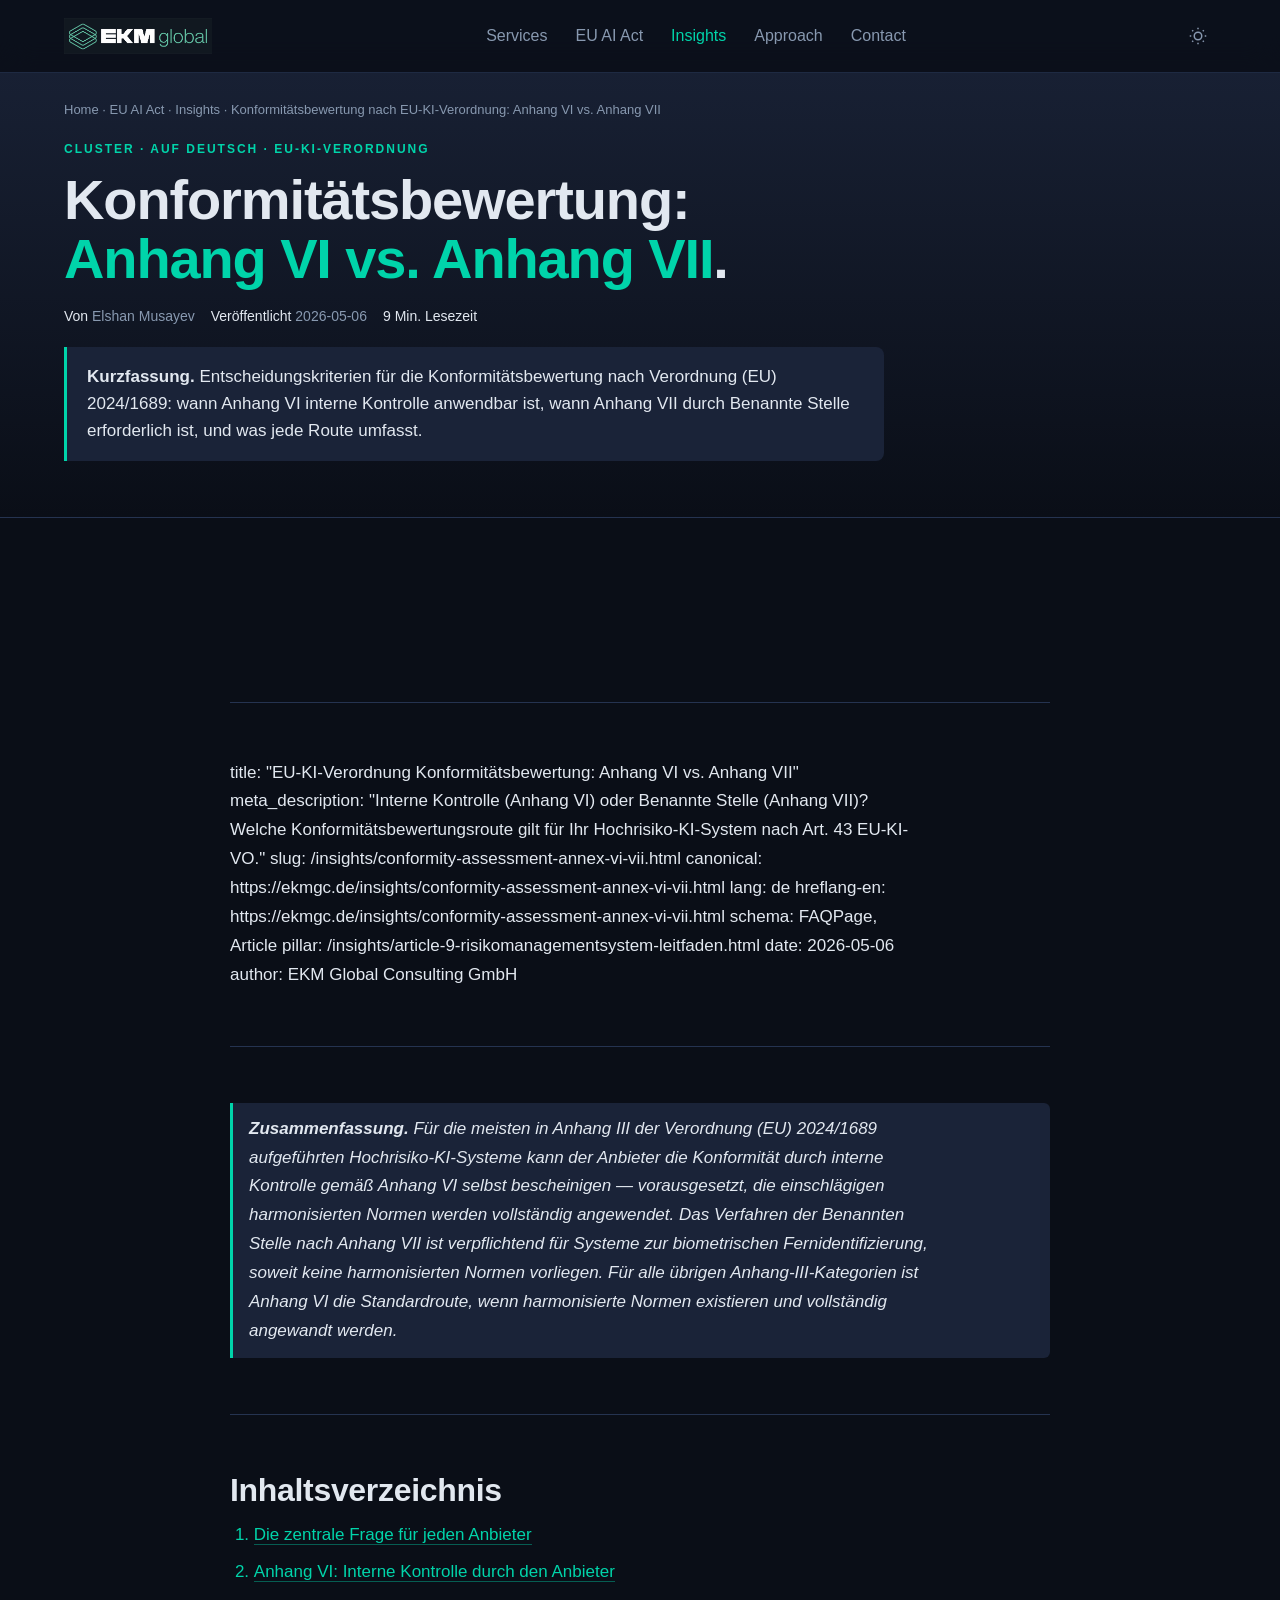
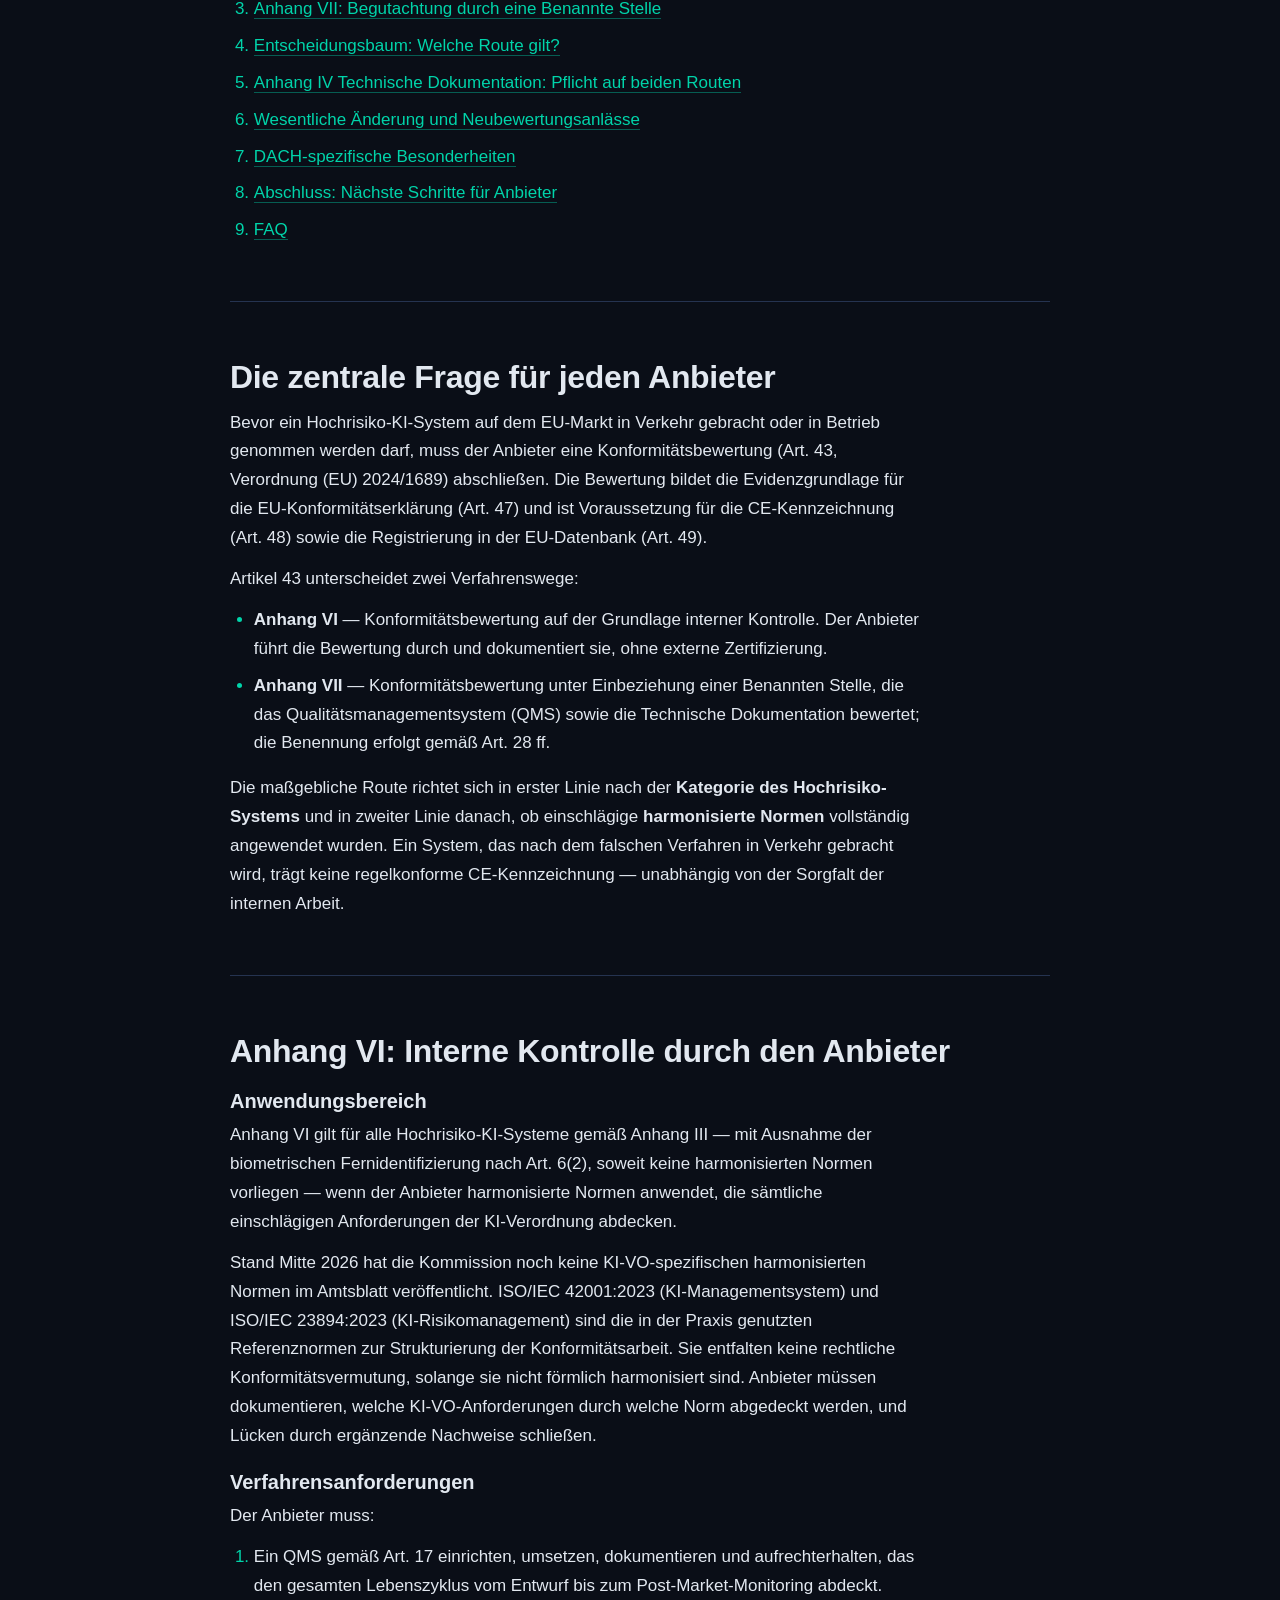
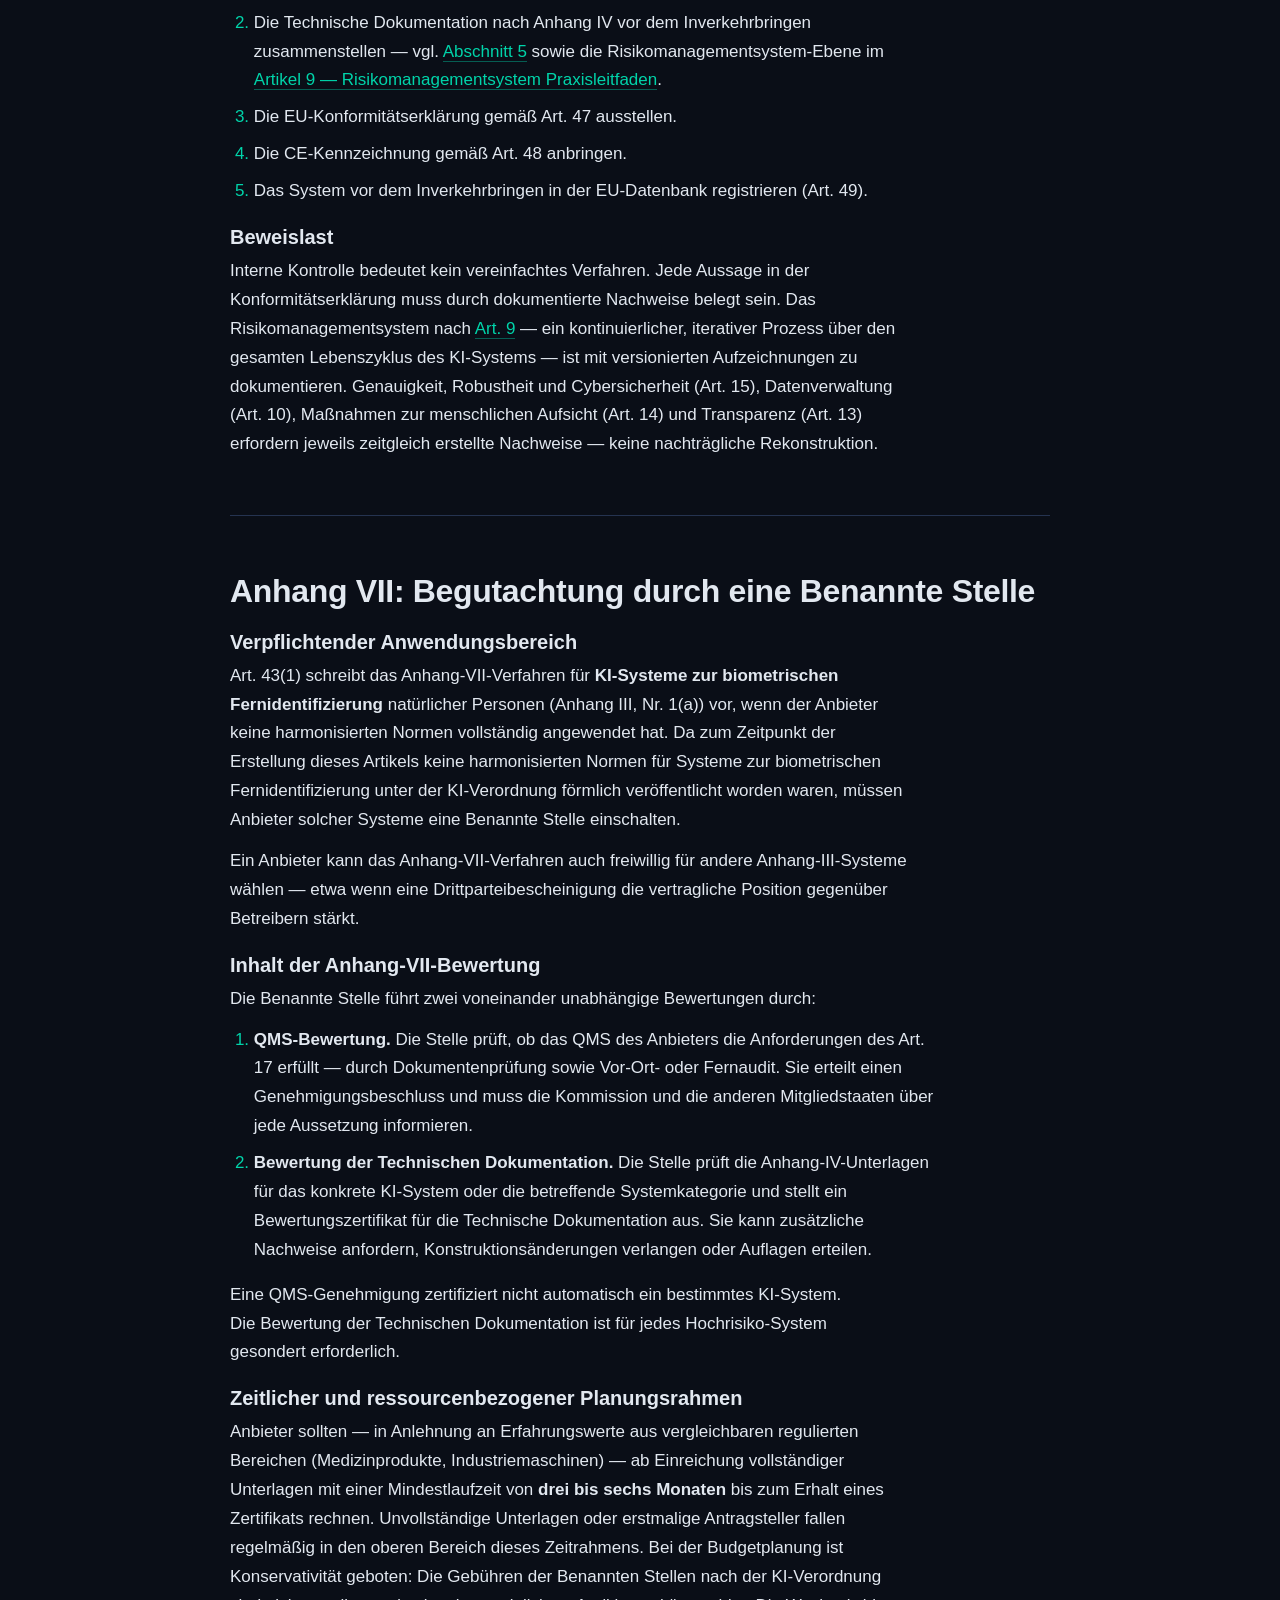
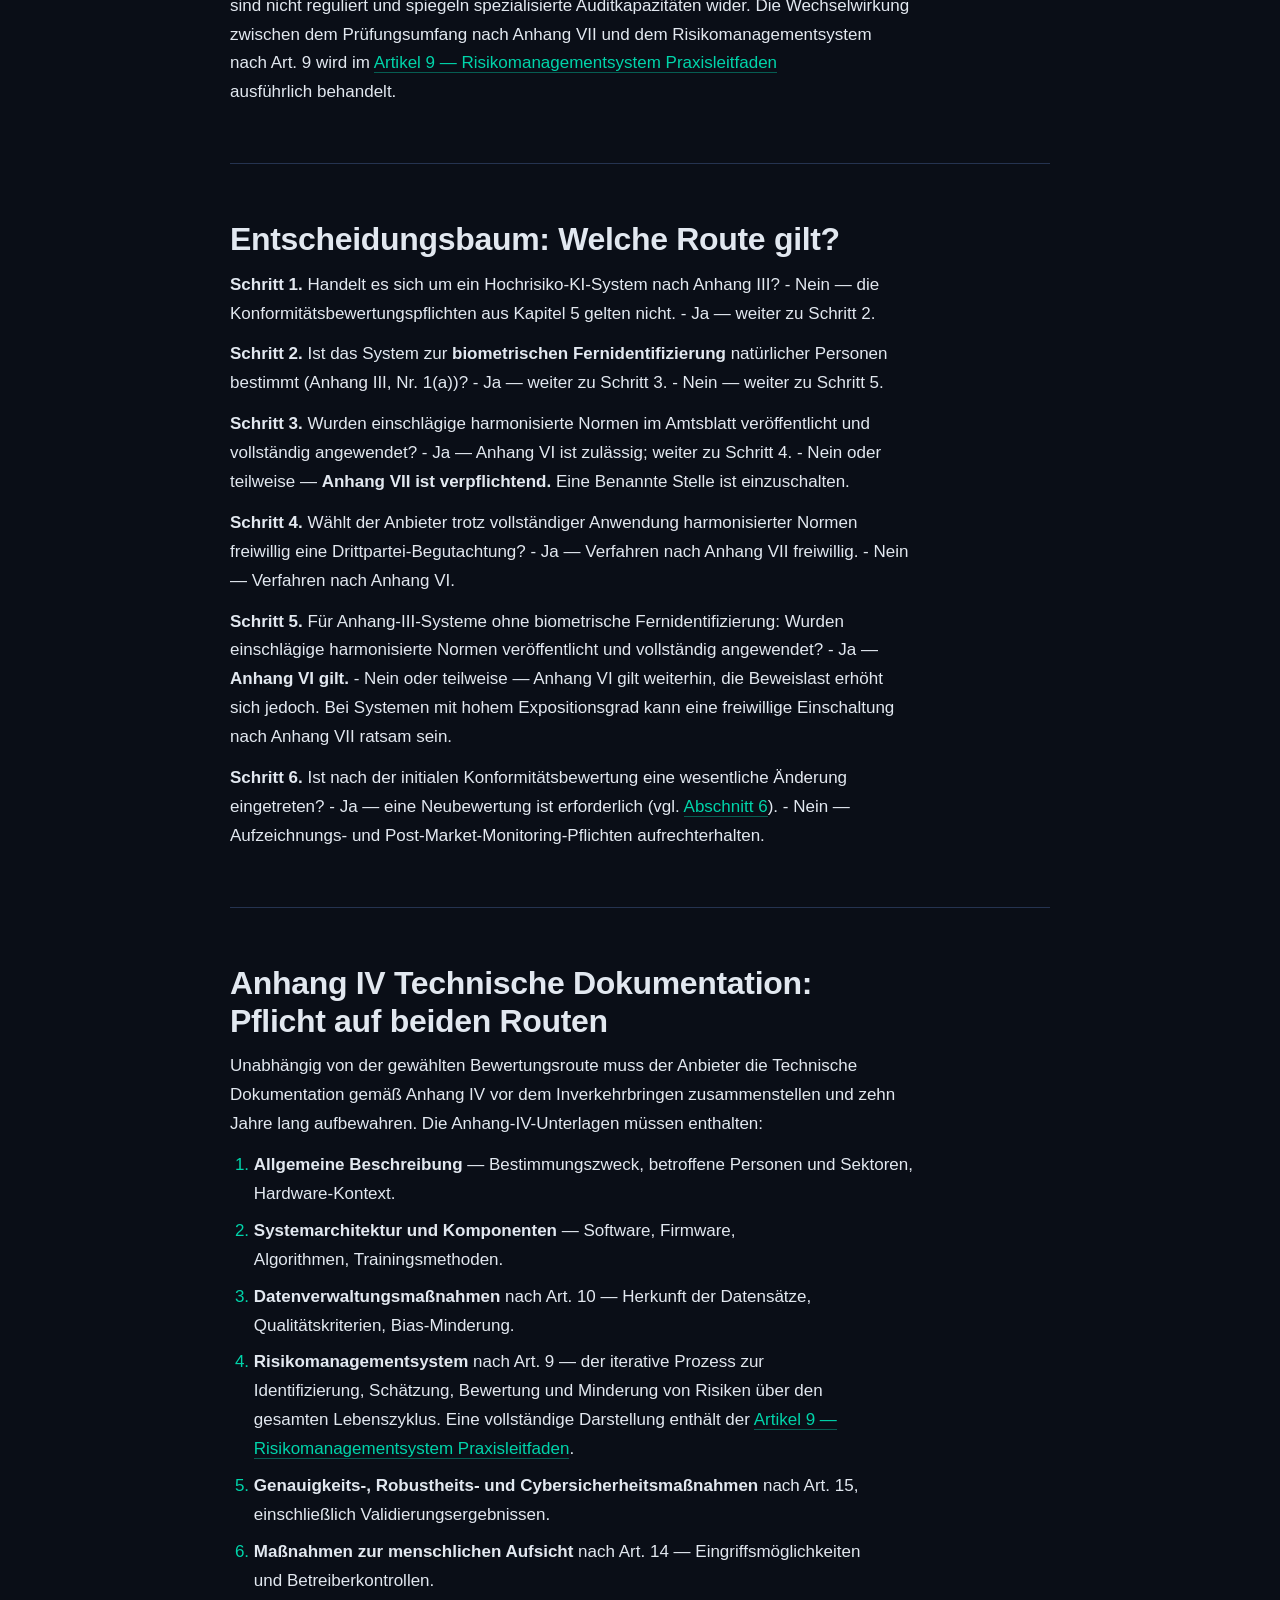
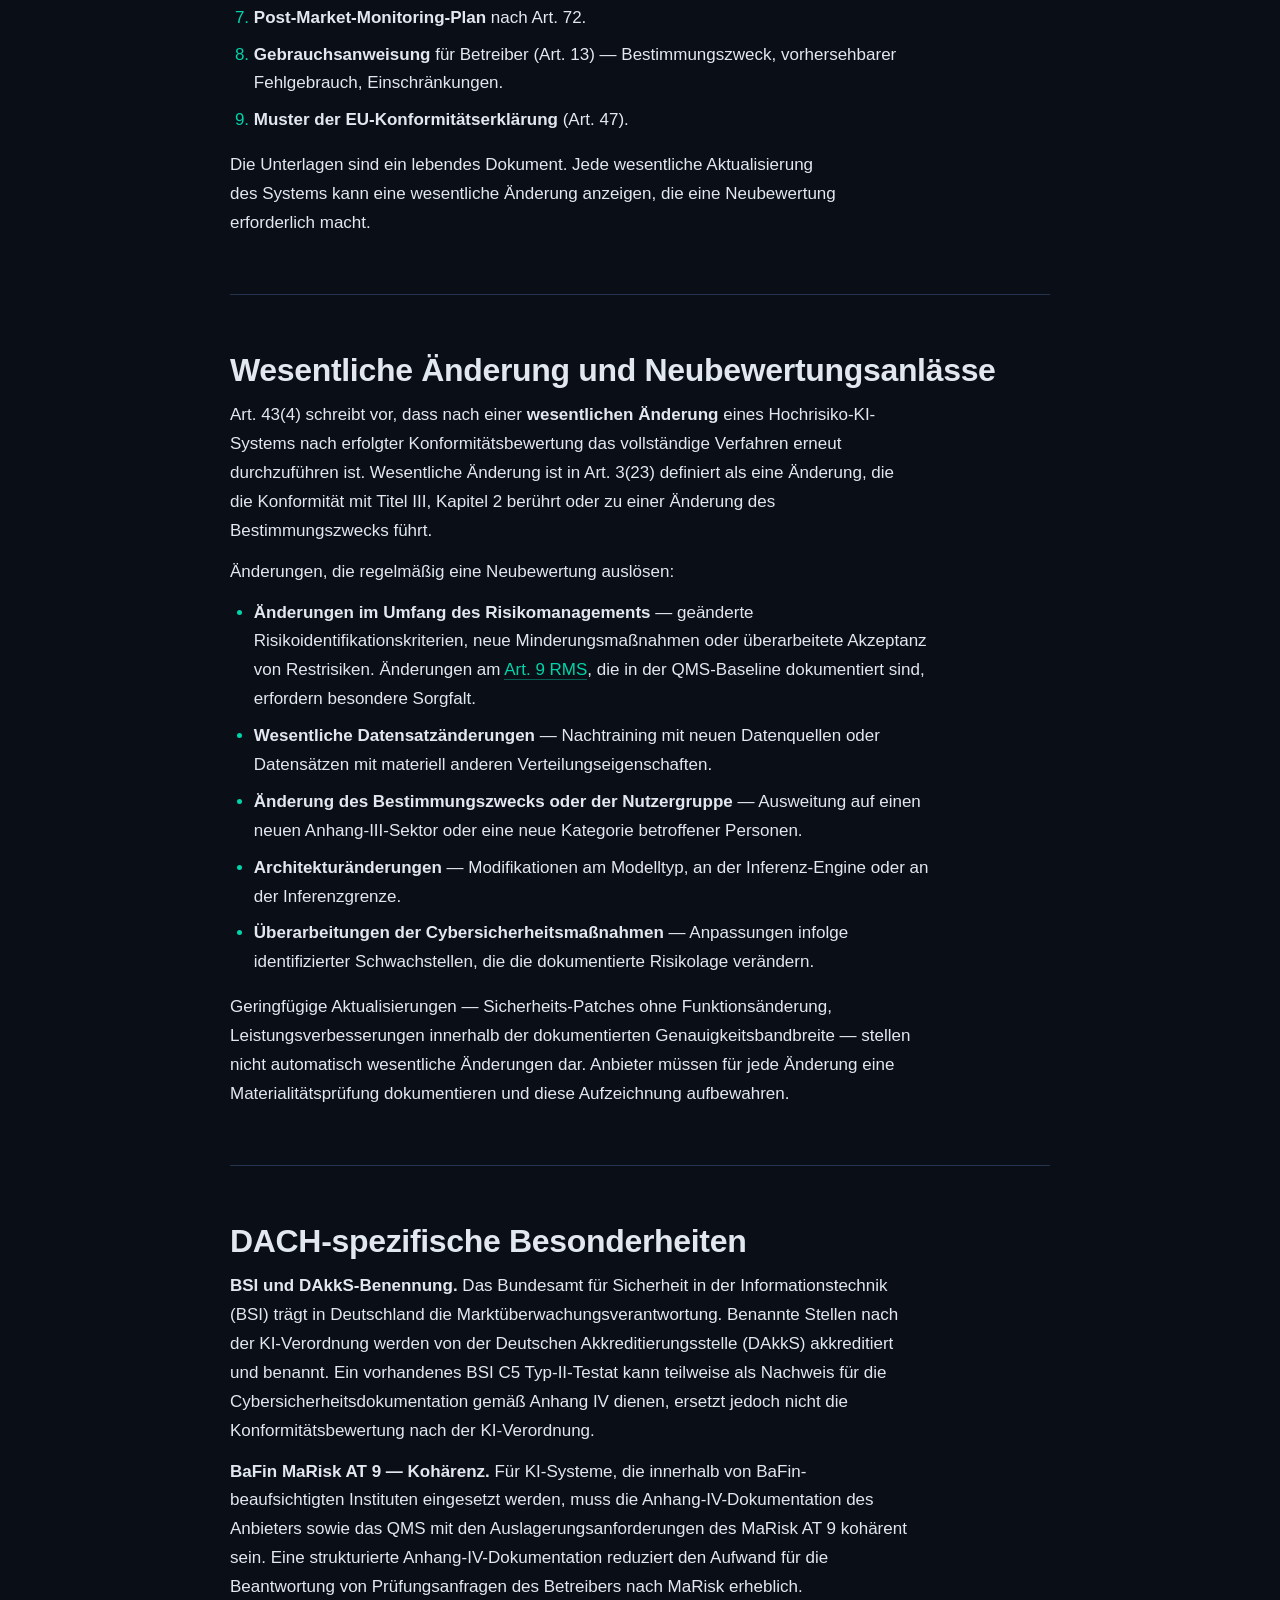
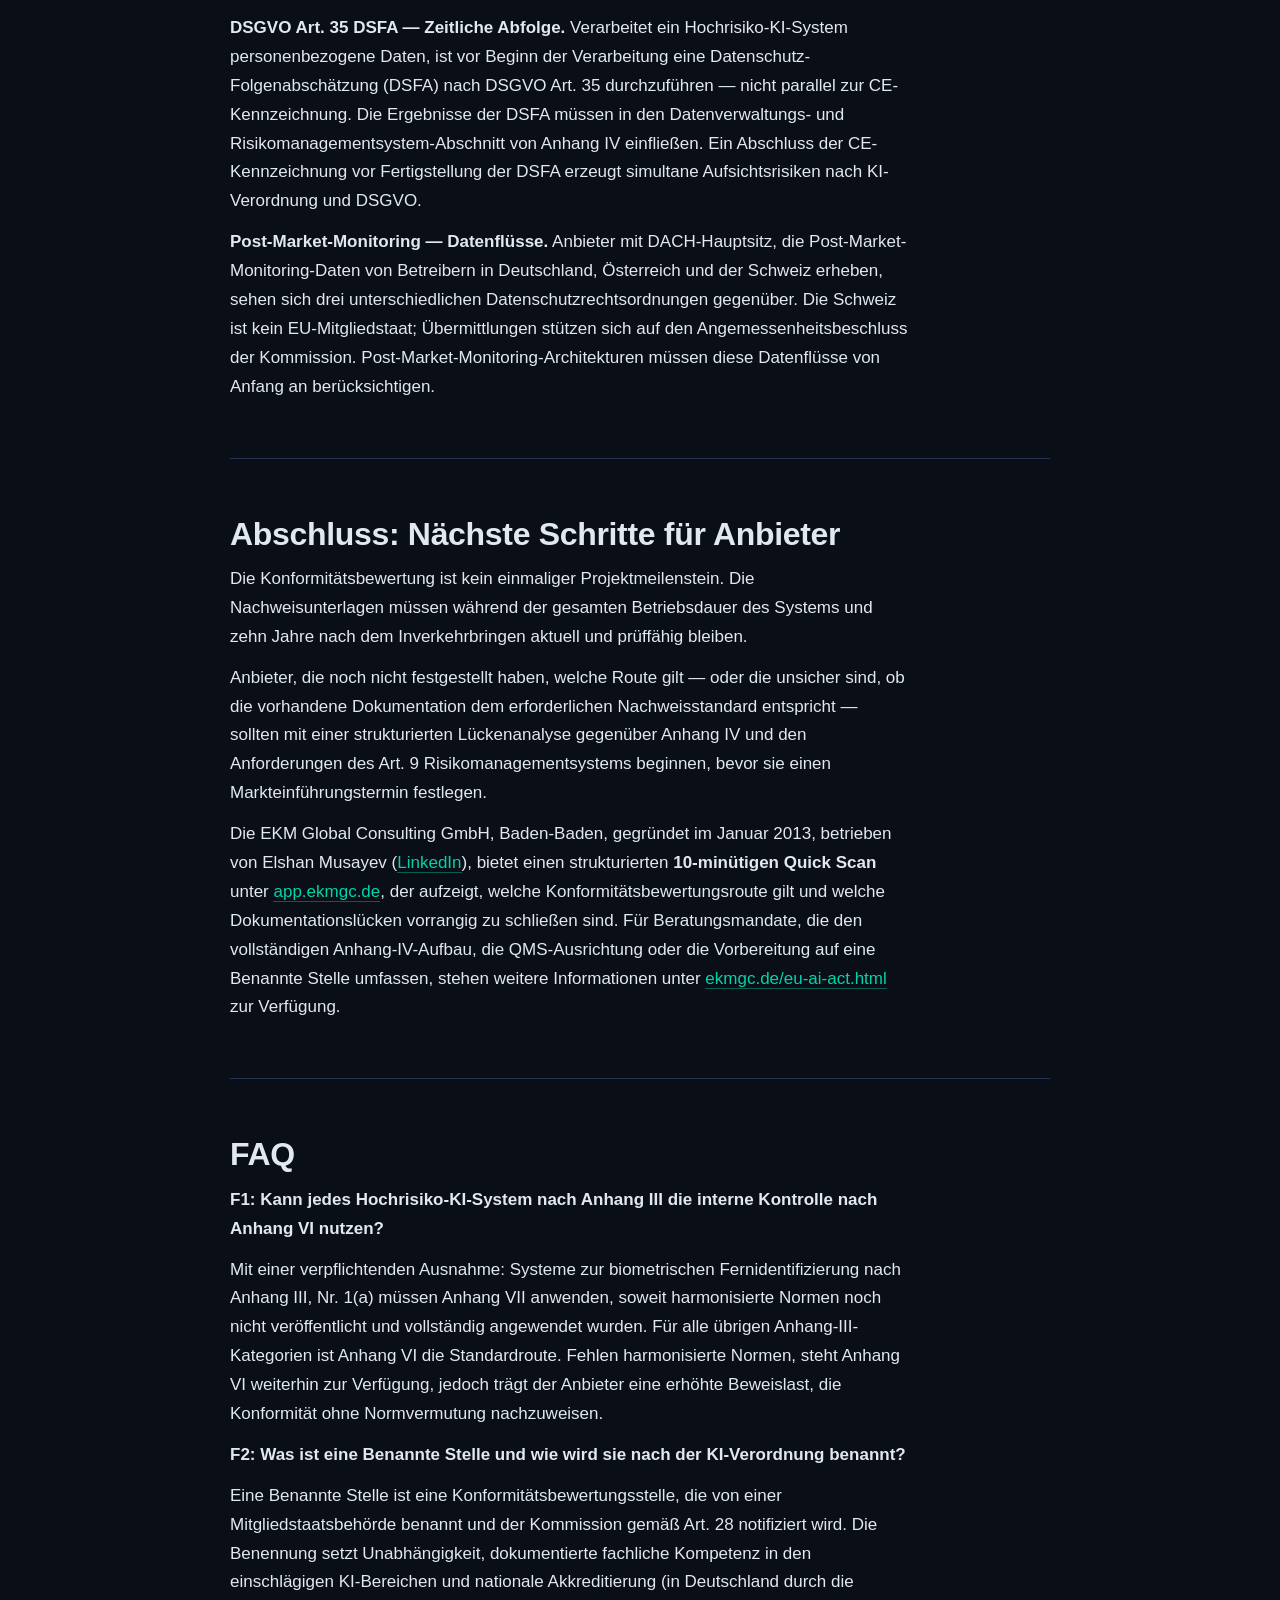
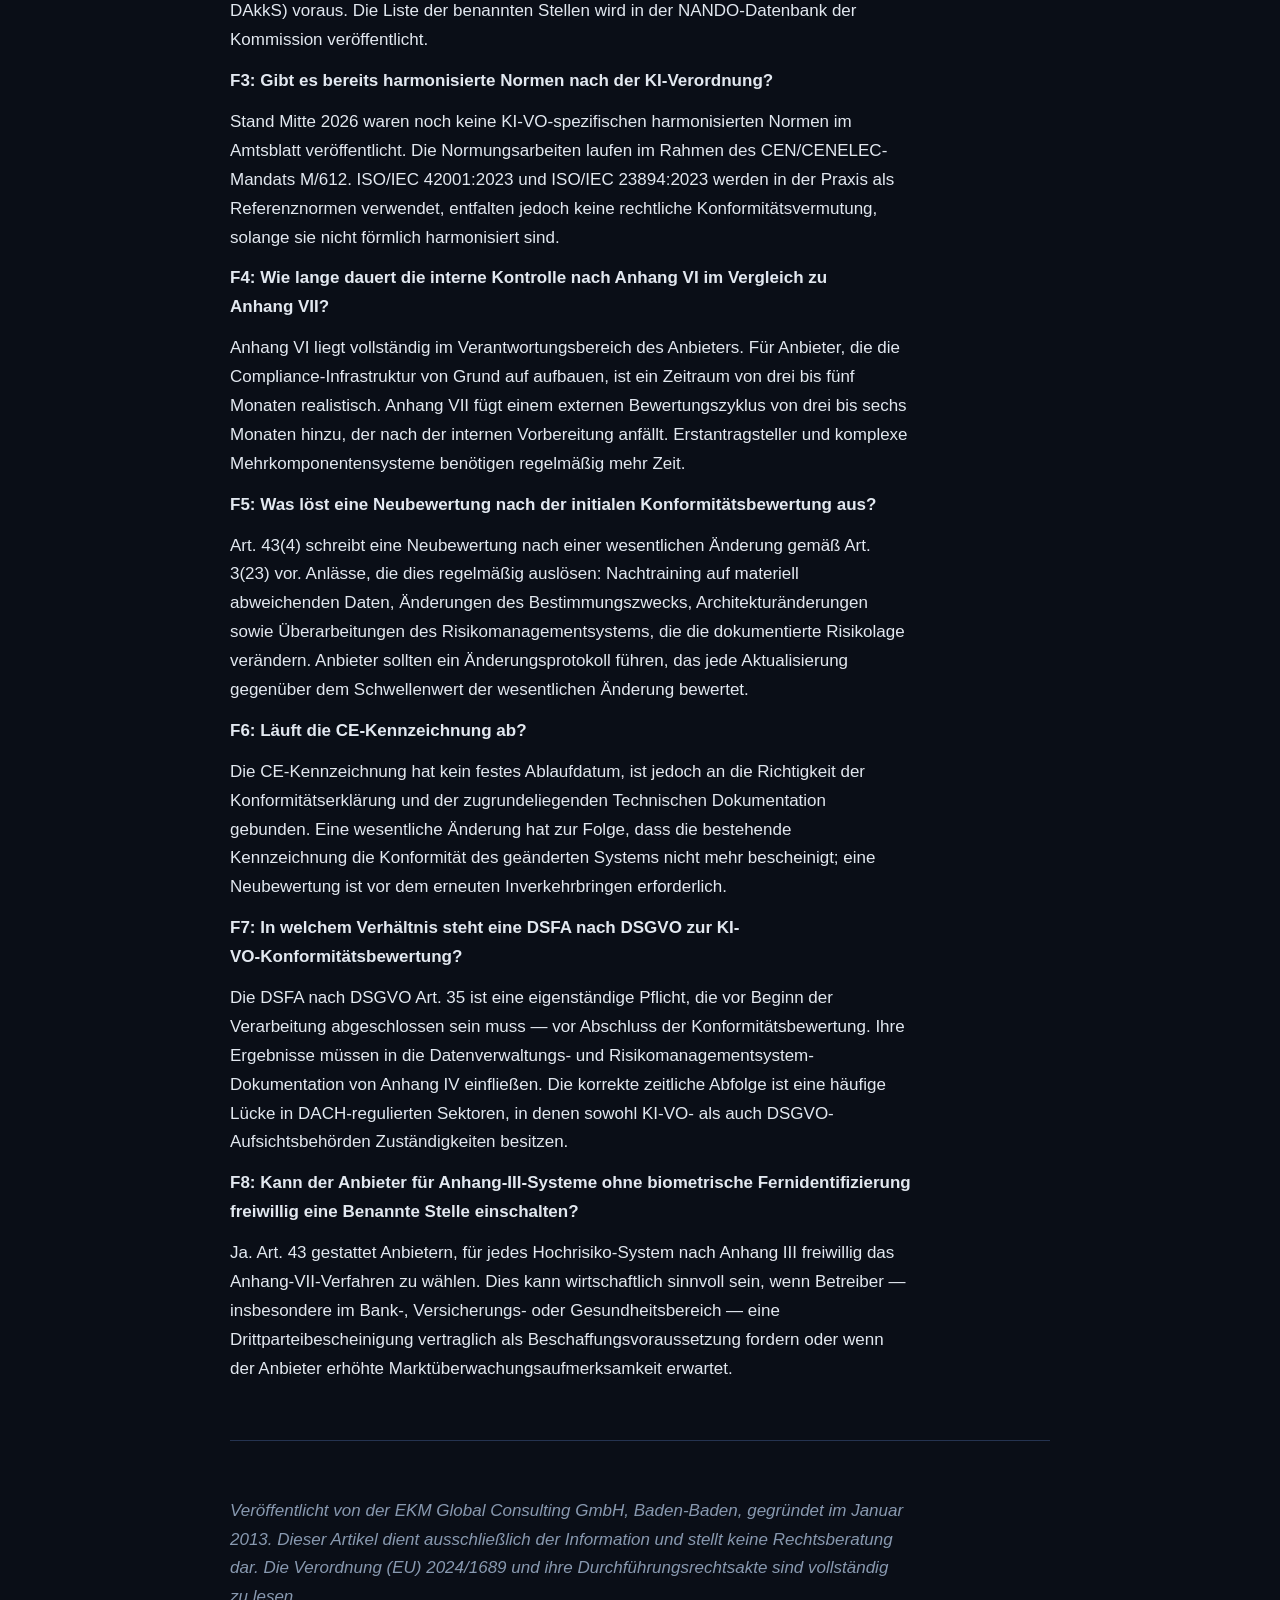
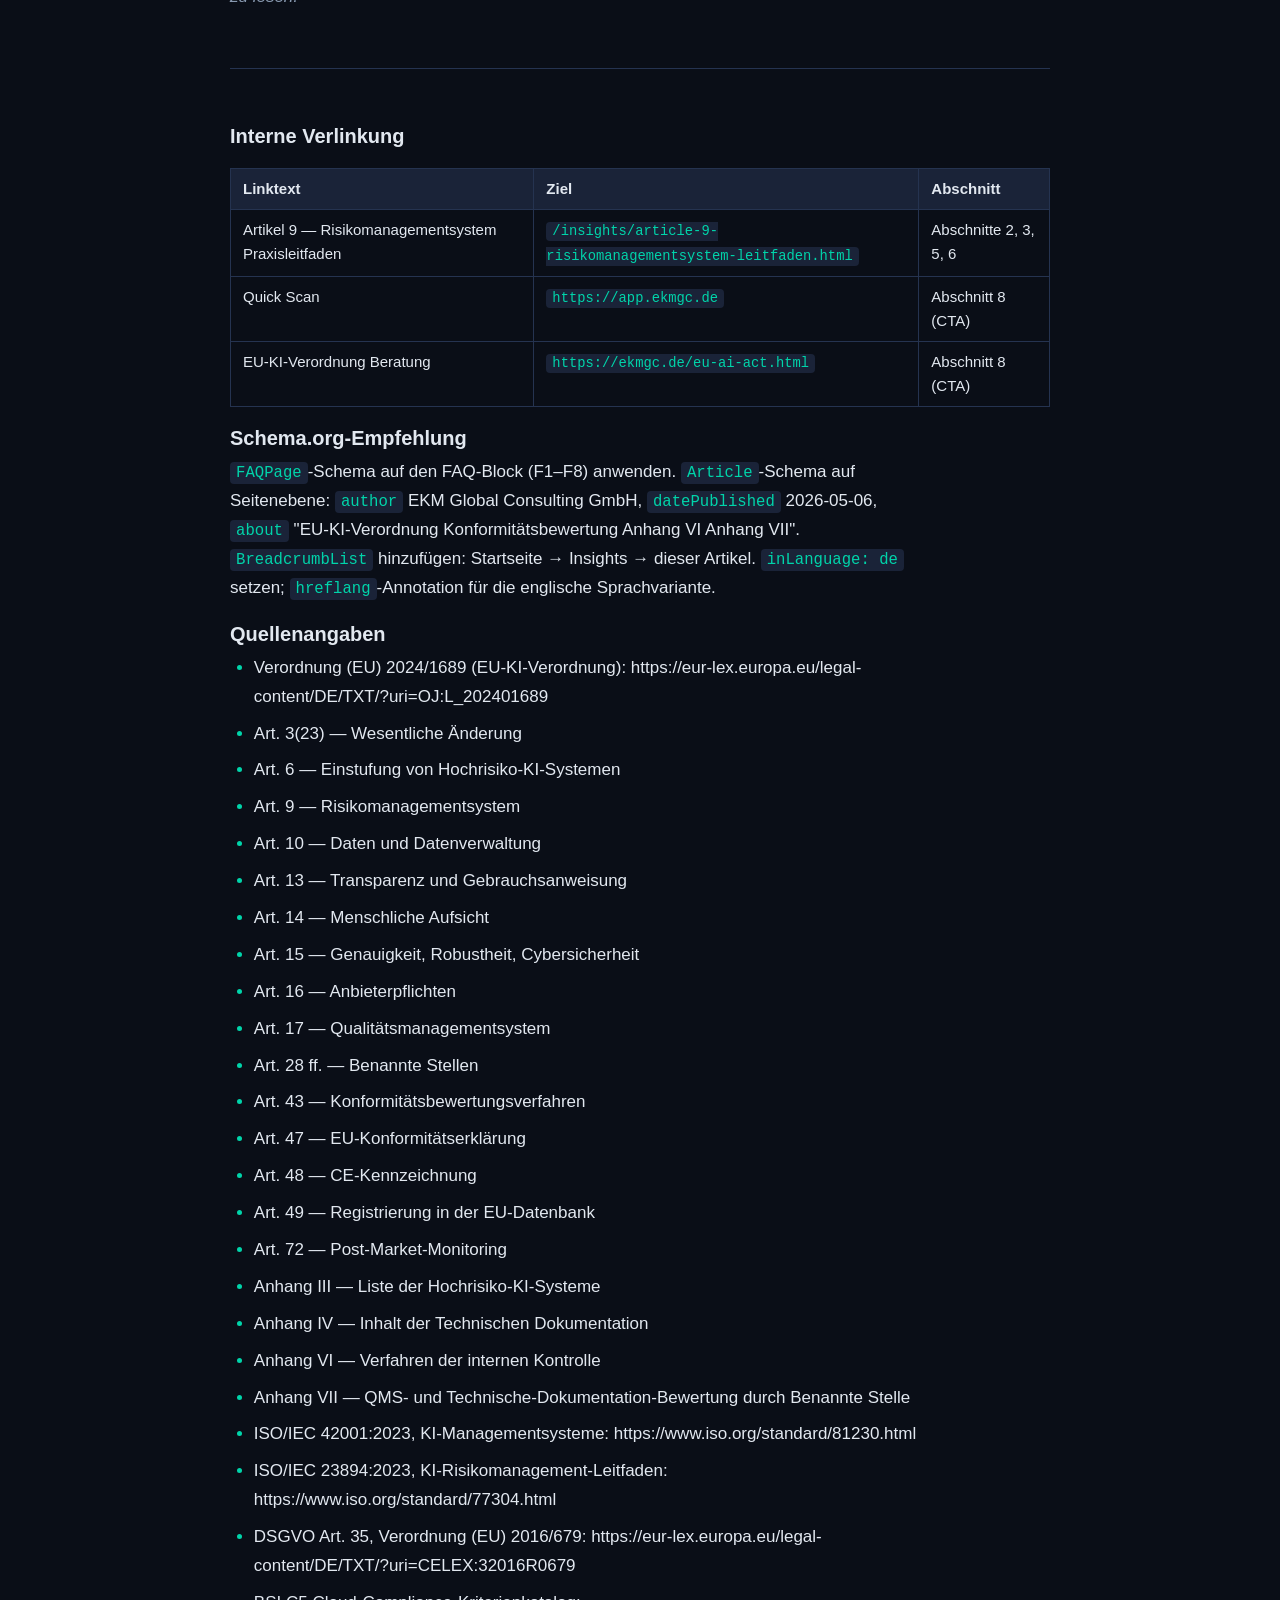
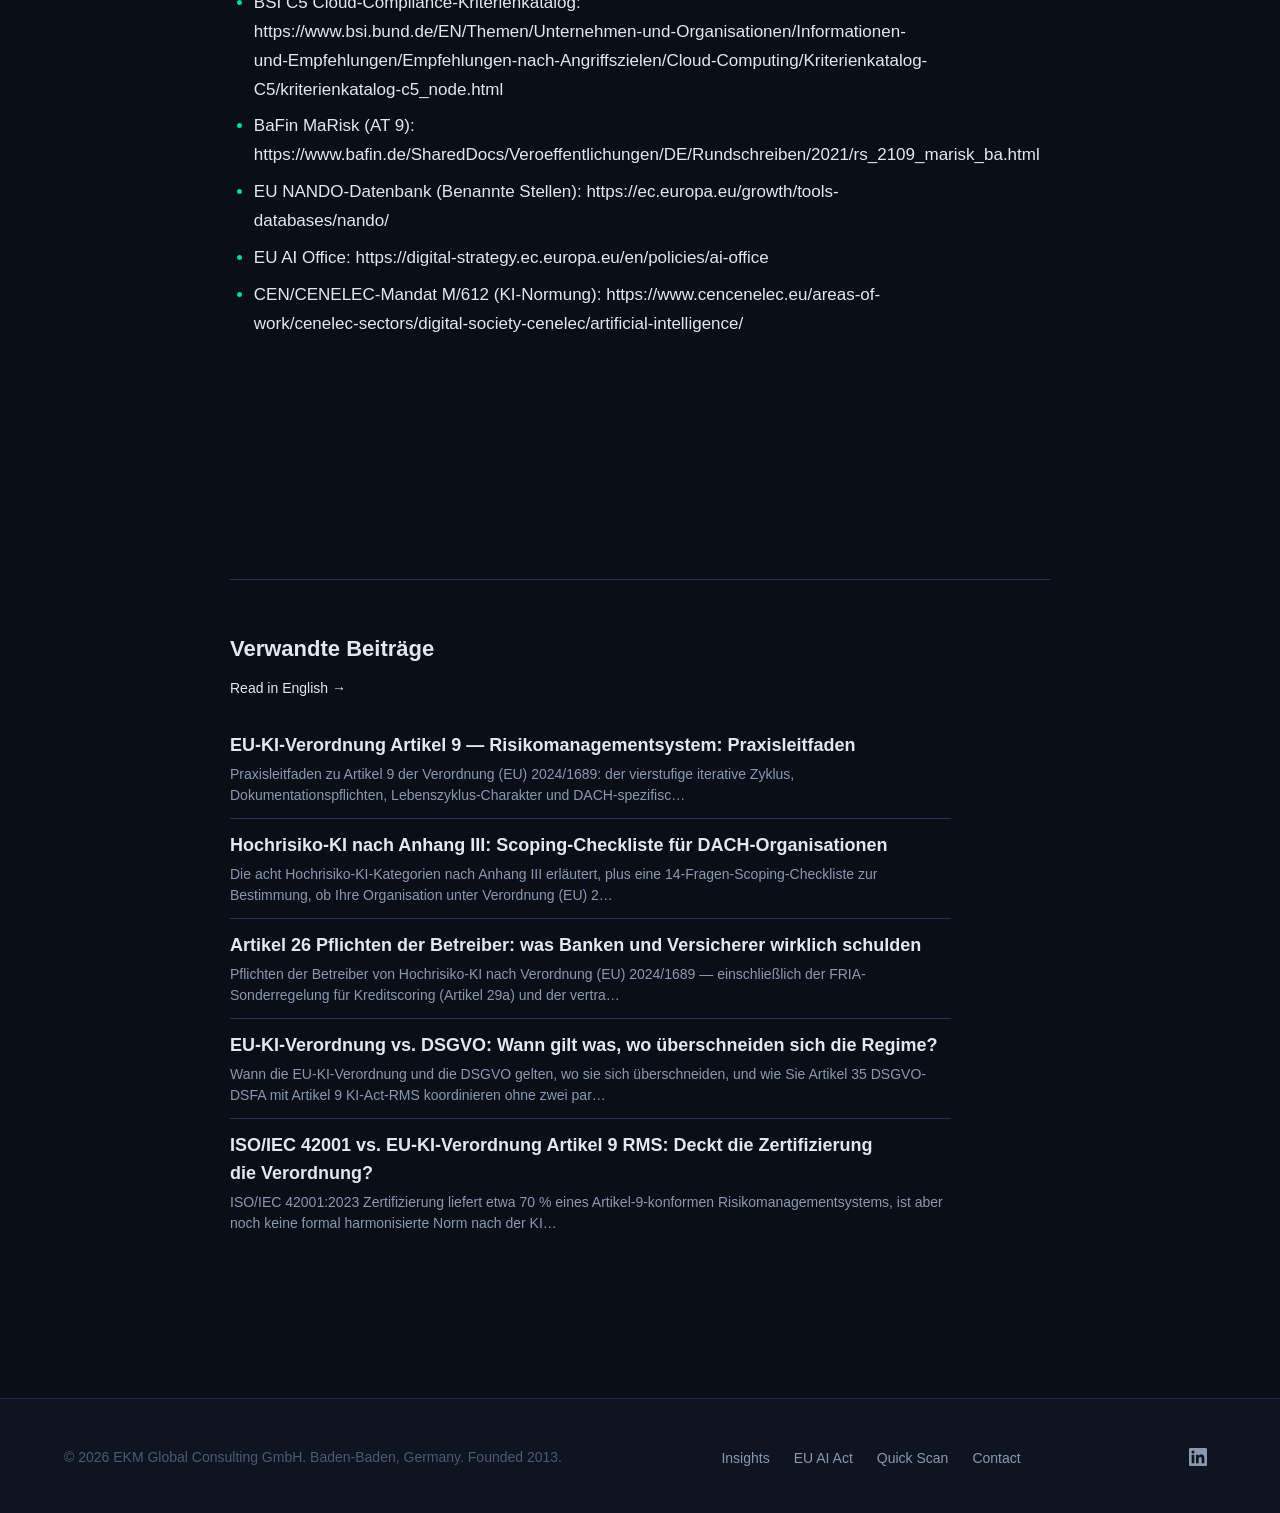
<file: insights/konformitaetsbewertung-anhang-vi-vii.html>
<!DOCTYPE html>
<html lang="de" data-theme="dark">
<head>
  <meta charset="UTF-8">
  <meta name="viewport" content="width=device-width, initial-scale=1.0">
  <title>Konformitätsbewertung nach EU-KI-Verordnung: Anhang VI vs. Anhang VII — EKM Global Consulting</title>
  <meta name="description" content="Entscheidungskriterien für die Konformitätsbewertung nach Verordnung (EU) 2024/1689: wann Anhang VI interne Kontrolle anwendbar ist, wann Anhang VII durch Benannte Stelle erforderlich ist, und was jede Route umfasst.">
  <link rel="canonical" href="https://ekmgc.de/insights/konformitaetsbewertung-anhang-vi-vii.html">
  <link rel="alternate" hreflang="en" href="https://ekmgc.de/insights/conformity-assessment-annex-vi-vii.html">
  <link rel="alternate" hreflang="de" href="https://ekmgc.de/insights/konformitaetsbewertung-anhang-vi-vii.html">
  <link rel="alternate" hreflang="x-default" href="https://ekmgc.de/insights/conformity-assessment-annex-vi-vii.html">

  <meta property="og:type" content="article">
  <meta property="og:title" content="Konformitätsbewertung nach EU-KI-Verordnung: Anhang VI vs. Anhang VII">
  <meta property="og:description" content="Entscheidungskriterien für die Konformitätsbewertung nach Verordnung (EU) 2024/1689: wann Anhang VI interne Kontrolle anwendbar ist, wann Anhang VII durch Benannte Stelle erforderlich ist, und was jede Route umfasst.">
  <meta property="og:url" content="https://ekmgc.de/insights/konformitaetsbewertung-anhang-vi-vii.html">
  <meta property="og:image" content="https://app.ekmgc.de/assets/og-image.png">
  <meta property="og:site_name" content="EKM Global Consulting">
  <meta property="og:locale" content="de_DE">
  <meta property="article:published_time" content="2026-05-06T00:00:00+00:00">
  <meta property="article:author" content="Elshan Musayev">
  <meta property="article:section" content="EU AI Compliance">

  <meta name="twitter:card" content="summary_large_image">
  <meta name="twitter:title" content="Konformitätsbewertung nach EU-KI-Verordnung: Anhang VI vs. Anhang VII">
  <meta name="twitter:description" content="Entscheidungskriterien für die Konformitätsbewertung nach Verordnung (EU) 2024/1689: wann Anhang VI interne Kontrolle anwendbar ist, wann Anhang VII durch Benannte Stelle erforderlich ist, und was jede Route umfasst.">
  <meta name="twitter:image" content="https://app.ekmgc.de/assets/og-image.png">

  <link rel="icon" type="image/svg+xml" href="data:image/svg+xml,%3Csvg xmlns='http://www.w3.org/2000/svg' viewBox='0 0 32 32'%3E%3Cpath d='M16 2L4 9v14l12 7 12-7V9L16 2z' fill='none' stroke='%2300d4aa' stroke-width='2'/%3E%3Cpath d='M16 8l-6 3.5v7L16 22l6-3.5v-7L16 8z' fill='%2300d4aa' opacity='0.3'/%3E%3Ccircle cx='16' cy='15' r='3' fill='%2300d4aa'/%3E%3C/svg%3E">

  <!-- Fonts -->
  <link href="https://api.fontshare.com/v2/css?f[]=cabinet-grotesk@400,500,700,800&f[]=satoshi@300,400,500,700&display=swap" rel="stylesheet">

  <link rel="stylesheet" href="/base.css">
  <link rel="stylesheet" href="/style.css">

  <style>
    /* Insight article page-local styles */
    .insight-hero {
      padding: calc(var(--space-10, 80px) + 60px) 0 var(--space-7, 56px);
      background: linear-gradient(180deg, var(--color-surface-offset, #1a2338) 0%, var(--color-bg, #0a0e17) 100%);
      border-bottom: 1px solid var(--color-border, #253350);
    }
    .insight-crumb {
      font-size: 13px;
      color: var(--color-text-muted, #8899b0);
      margin-bottom: var(--space-3, 16px);
    }
    .insight-crumb a {
      color: var(--color-text-muted, #8899b0);
      text-decoration: none;
      border-bottom: 1px solid transparent;
      transition: border-color 0.15s;
    }
    .insight-crumb a:hover { border-bottom-color: var(--color-primary, #00d4aa); }
    .insight-eyebrow {
      display: inline-block;
      font-size: 12px;
      font-weight: 700;
      letter-spacing: 2px;
      text-transform: uppercase;
      color: var(--color-primary, #00d4aa);
      margin-bottom: var(--space-3, 16px);
    }
    .insight-headline {
      font-family: var(--font-display, 'Cabinet Grotesk', sans-serif);
      font-size: clamp(32px, 5vw, 56px);
      font-weight: 800;
      line-height: 1.05;
      letter-spacing: -0.02em;
      margin: 0 0 var(--space-4, 24px);
      max-width: 900px;
    }
    .insight-headline .accent { color: var(--color-primary, #00d4aa); }
    .insight-meta {
      display: flex;
      gap: var(--space-4, 24px);
      flex-wrap: wrap;
      font-size: 14px;
      color: var(--color-text-muted, #8899b0);
      margin-bottom: var(--space-3, 16px);
    }
    .insight-meta strong { color: var(--color-text, #e2e8f0); font-weight: 500; }
    .insight-tldr {
      max-width: 820px;
      padding: var(--space-4, 24px) var(--space-5, 32px);
      border-left: 3px solid var(--color-primary, #00d4aa);
      background: var(--color-surface-offset, #1a2338);
      border-radius: 0 var(--radius-md, 10px) var(--radius-md, 10px) 0;
      font-size: 17px;
      line-height: 1.6;
      color: var(--color-text, #e2e8f0);
      margin-top: var(--space-5, 32px);
    }
    .insight-body {
      padding: var(--space-8, 64px) 0;
      max-width: 820px;
      margin: 0 auto;
    }
    .insight-body h2 {
      font-family: var(--font-display, 'Cabinet Grotesk', sans-serif);
      font-size: clamp(24px, 3vw, 32px);
      font-weight: 700;
      letter-spacing: -0.01em;
      line-height: 1.2;
      margin: var(--space-7, 56px) 0 var(--space-3, 16px);
      color: var(--color-text, #e2e8f0);
    }
    .insight-body h3 {
      font-family: var(--font-display, 'Cabinet Grotesk', sans-serif);
      font-size: 20px;
      font-weight: 600;
      margin: var(--space-5, 32px) 0 var(--space-2, 8px);
      color: var(--color-text, #e2e8f0);
    }
    .insight-body p {
      font-size: 17px;
      line-height: 1.7;
      color: var(--color-text, #e2e8f0);
      margin: 0 0 var(--space-3, 16px);
    }
    .insight-body ul, .insight-body ol {
      font-size: 17px;
      line-height: 1.7;
      color: var(--color-text, #e2e8f0);
      padding-left: 1.4em;
      margin: 0 0 var(--space-4, 24px);
    }
    .insight-body li { margin-bottom: var(--space-2, 8px); }
    .insight-body li::marker { color: var(--color-primary, #00d4aa); }
    .insight-body strong { color: var(--color-text, #e2e8f0); font-weight: 600; }
    .insight-body em { font-style: italic; color: var(--color-text-muted, #8899b0); }
    .insight-body a {
      color: var(--color-primary, #00d4aa);
      text-decoration: none;
      border-bottom: 1px solid rgba(0, 212, 170, 0.4);
      transition: border-color 0.15s;
    }
    .insight-body a:hover { border-bottom-color: var(--color-primary, #00d4aa); }
    .insight-body blockquote {
      margin: var(--space-5, 32px) 0;
      padding: var(--space-3, 16px) var(--space-4, 24px);
      border-left: 3px solid var(--color-primary, #00d4aa);
      background: var(--color-surface-offset, #1a2338);
      border-radius: 0 var(--radius-sm, 6px) var(--radius-sm, 6px) 0;
      color: var(--color-text-muted, #8899b0);
      font-style: italic;
    }
    .insight-body blockquote p:first-child { margin-top: 0; }
    .insight-body blockquote p:last-child { margin-bottom: 0; }
    .insight-body table {
      width: 100%;
      border-collapse: collapse;
      margin: var(--space-5, 32px) 0;
      font-size: 15px;
    }
    .insight-body th, .insight-body td {
      padding: var(--space-2, 8px) var(--space-3, 16px);
      border: 1px solid var(--color-border, #253350);
      text-align: left;
      vertical-align: top;
    }
    .insight-body th {
      background: var(--color-surface-offset, #1a2338);
      font-weight: 600;
      color: var(--color-text, #e2e8f0);
    }
    .insight-body code {
      background: var(--color-surface-offset, #1a2338);
      padding: 2px 6px;
      border-radius: 4px;
      font-size: 0.92em;
      color: var(--color-primary, #00d4aa);
    }
    .insight-body hr {
      border: none;
      border-top: 1px solid var(--color-border, #253350);
      margin: var(--space-7, 56px) 0;
    }
    .insight-related {
      max-width: 820px;
      margin: 0 auto;
      padding: var(--space-7, 56px) 0;
      border-top: 1px solid var(--color-border, #253350);
    }
    .insight-related h3 {
      font-family: var(--font-display, 'Cabinet Grotesk', sans-serif);
      font-size: 22px;
      font-weight: 700;
      margin-bottom: var(--space-4, 24px);
    }
    .insight-related ul {
      list-style: none;
      padding: 0;
    }
    .insight-related li {
      padding: var(--space-3, 16px) 0;
      border-bottom: 1px solid var(--color-border, #253350);
    }
    .insight-related li:last-child { border-bottom: none; }
    .insight-related__desc {
      display: block;
      font-size: 14px;
      color: var(--color-text-muted, #8899b0);
      margin-top: 4px;
      line-height: 1.5;
    }
    .insight-related__alt {
      margin: var(--space-3, 16px) 0 var(--space-5, 32px);
      font-size: 14px;
    }
    .insight-related__alt a {
      color: var(--color-primary, #00d4aa);
      text-decoration: none;
      font-weight: 600;
    }
    .insight-related a {
      color: var(--color-text, #e2e8f0);
      text-decoration: none;
      font-weight: 500;
      transition: color 0.15s;
    }
    .insight-related a:hover { color: var(--color-primary, #00d4aa); }
  </style>

  <!-- Schema.org JSON-LD: Article + BreadcrumbList -->
  <script type="application/ld+json">
{
  "@context": "https://schema.org",
  "@graph": [
    {
      "@type": "Article",
      "@id": "https://ekmgc.de/insights/konformitaetsbewertung-anhang-vi-vii.html#article",
      "headline": "Konformitätsbewertung nach EU-KI-Verordnung: Anhang VI vs. Anhang VII",
      "description": "Entscheidungskriterien für die Konformitätsbewertung nach Verordnung (EU) 2024/1689: wann Anhang VI interne Kontrolle anwendbar ist, wann Anhang VII durch Benannte Stelle erforderlich ist, und was jede Route umfasst.",
      "url": "https://ekmgc.de/insights/konformitaetsbewertung-anhang-vi-vii.html",
      "mainEntityOfPage": "https://ekmgc.de/insights/konformitaetsbewertung-anhang-vi-vii.html",
      "datePublished": "2026-05-06",
      "dateModified": "2026-05-06",
      "inLanguage": "de-DE",
      "isAccessibleForFree": true,
      "keywords": "EU AI Act, Regulation (EU) 2024/1689, Annex III, Article 9, Article 26, conformity assessment, GPAI, AI compliance, RegTech, BSI C5, BaFin",
      "articleSection": "EU AI Compliance",
      "author": {
        "@type": "Person",
        "@id": "https://www.linkedin.com/in/elshan-musayev/#person",
        "name": "Elshan Musayev",
        "url": "https://www.linkedin.com/in/elshan-musayev/",
        "jobTitle": "Founder & CEO",
        "sameAs": [
          "https://www.linkedin.com/in/elshan-musayev/",
          "https://www.linkedin.com/in/elshanmusayev/",
          "https://elshanmusayev.com"
        ]
      },
      "publisher": {
        "@type": "Organization",
        "@id": "https://ekmgc.de/#organization",
        "name": "EKM Global Consulting GmbH",
        "url": "https://ekmgc.de",
        "logo": {
          "@type": "ImageObject",
          "url": "https://app.ekmgc.de/assets/logo_ekm_icon.png",
          "width": 1024,
          "height": 1024
        },
        "sameAs": [
          "https://www.linkedin.com/company/ekm-global-consulting-gmbh/",
          "https://www.linkedin.com/showcase/121553912/",
          "https://www.linkedin.com/showcase/121603994/",
          "https://www.crunchbase.com/organization/ekm-global-consulting"
        ]
      },
      "about": {
        "@type": "Legislation",
        "name": "Regulation (EU) 2024/1689 (Artificial Intelligence Act)",
        "legislationJurisdiction": "European Union",
        "legislationDate": "2024-06-13"
      }
    },
    {
      "@type": "BreadcrumbList",
      "@id": "https://ekmgc.de/insights/konformitaetsbewertung-anhang-vi-vii.html#breadcrumb",
      "itemListElement": [
        {
          "@type": "ListItem",
          "position": 1,
          "name": "Home",
          "item": "https://ekmgc.de/"
        },
        {
          "@type": "ListItem",
          "position": 2,
          "name": "EU AI Act",
          "item": "https://ekmgc.de/eu-ai-act.html"
        },
        {
          "@type": "ListItem",
          "position": 3,
          "name": "Insights",
          "item": "https://ekmgc.de/insights/"
        },
        {
          "@type": "ListItem",
          "position": 4,
          "name": "Konformitätsbewertung nach EU-KI-Verordnung: Anhang VI vs. Anhang VII",
          "item": "https://ekmgc.de/insights/konformitaetsbewertung-anhang-vi-vii.html"
        }
      ]
    }
  ]
}
  </script>
</head>

<body>
  <!-- ============ HEADER ============ -->
  <header class="header" id="header">
    <div class="container header__inner">
      <a href="/" class="header__logo" aria-label="EKM Global Consulting">
        <img src="/assets/logo-dark.jpg" alt="EKM Global Consulting — think smarter" class="header__logo-img" id="siteLogo">
      </a>

      <nav class="nav" id="nav" aria-label="Main navigation">
        <ul class="nav__list" role="list">
          <li><a href="/#services" class="nav__link">Services</a></li>
          <li><a href="/eu-ai-act.html" class="nav__link">EU AI Act</a></li>
          <li><a href="/insights/" class="nav__link nav__link--active">Insights</a></li>
          <li><a href="/#approach" class="nav__link">Approach</a></li>
          <li><a href="/#contact" class="nav__link">Contact</a></li>
        </ul>
      </nav>

      <div class="header__controls">
        <button class="toggle-btn" id="themeToggle" data-theme-toggle aria-label="Switch theme">
          <svg width="18" height="18" viewBox="0 0 24 24" fill="none" stroke="currentColor" stroke-width="2"><circle cx="12" cy="12" r="5"/><path d="M12 1v2M12 21v2M4.22 4.22l1.42 1.42M18.36 18.36l1.42 1.42M1 12h2M21 12h2M4.22 19.78l1.42-1.42M18.36 5.64l1.42-1.42"/></svg>
        </button>
        <button class="menu-toggle" id="menuToggle" aria-label="Menu" aria-expanded="false">
          <span></span><span></span><span></span>
        </button>
      </div>
    </div>
  </header>

  <!-- ============ HERO ============ -->
  <section class="insight-hero">
    <div class="container">
      <div class="insight-crumb">
        <a href="/">Home</a> · <a href="/eu-ai-act.html">EU AI Act</a> · <a href="/insights/">Insights</a> · Konformitätsbewertung nach EU-KI-Verordnung: Anhang VI vs. Anhang VII
      </div>
      <div class="insight-eyebrow">Cluster · Auf Deutsch · EU-KI-Verordnung</div>
      <h1 class="insight-headline">Konformitätsbewertung: <span class="accent">Anhang VI vs. Anhang VII</span>.</h1>
      <div class="insight-meta">
        <span><strong>Von</strong> Elshan Musayev</span>
        <span><strong>Veröffentlicht</strong> 2026-05-06</span>
        <span><strong>9 Min. Lesezeit</strong></span>
      </div>
      <div class="insight-tldr">
        <strong>Kurzfassung.</strong> Entscheidungskriterien für die Konformitätsbewertung nach Verordnung (EU) 2024/1689: wann Anhang VI interne Kontrolle anwendbar ist, wann Anhang VII durch Benannte Stelle erforderlich ist, und was jede Route umfasst.
      </div>
    </div>
  </section>

  <!-- ============ BODY ============ -->
  <section class="container">
    <article class="insight-body">
<hr>
<p>title: "EU-KI-Verordnung Konformitätsbewertung: Anhang VI vs. Anhang VII"
meta_description: "Interne Kontrolle (Anhang VI) oder Benannte Stelle (Anhang VII)? Welche Konformitätsbewertungsroute gilt für Ihr Hochrisiko-KI-System nach Art. 43 EU-KI-VO."
slug: /insights/conformity-assessment-annex-vi-vii.html
canonical: https://ekmgc.de/insights/conformity-assessment-annex-vi-vii.html
lang: de
hreflang-en: https://ekmgc.de/insights/conformity-assessment-annex-vi-vii.html
schema: FAQPage, Article
pillar: /insights/article-9-risikomanagementsystem-leitfaden.html
date: 2026-05-06
author: EKM Global Consulting GmbH</p>
<hr>
<blockquote>
<p><strong>Zusammenfassung.</strong> Für die meisten in Anhang III der Verordnung (EU) 2024/1689 aufgeführten Hochrisiko-KI-Systeme kann der Anbieter die Konformität durch interne Kontrolle gemäß Anhang VI selbst bescheinigen — vorausgesetzt, die einschlägigen harmonisierten Normen werden vollständig angewendet. Das Verfahren der Benannten Stelle nach Anhang VII ist verpflichtend für Systeme zur biometrischen Fernidentifizierung, soweit keine harmonisierten Normen vorliegen. Für alle übrigen Anhang-III-Kategorien ist Anhang VI die Standardroute, wenn harmonisierte Normen existieren und vollständig angewandt werden.</p>
</blockquote>
<hr>
<h2>Inhaltsverzeichnis</h2>
<ol>
<li><a href="#die-zentrale-frage">Die zentrale Frage für jeden Anbieter</a></li>
<li><a href="#anhang-vi-route">Anhang VI: Interne Kontrolle durch den Anbieter</a></li>
<li><a href="#anhang-vii-route">Anhang VII: Begutachtung durch eine Benannte Stelle</a></li>
<li><a href="#entscheidungsbaum">Entscheidungsbaum: Welche Route gilt?</a></li>
<li><a href="#anhang-iv-technische-dokumentation">Anhang IV Technische Dokumentation: Pflicht auf beiden Routen</a></li>
<li><a href="#wesentliche-aenderung">Wesentliche Änderung und Neubewertungsanlässe</a></li>
<li><a href="#dach-besonderheiten">DACH-spezifische Besonderheiten</a></li>
<li><a href="#abschluss">Abschluss: Nächste Schritte für Anbieter</a></li>
<li><a href="#faq">FAQ</a></li>
</ol>
<hr>
<h2>Die zentrale Frage für jeden Anbieter <a id="die-zentrale-frage"></a></h2>
<p>Bevor ein Hochrisiko-KI-System auf dem EU-Markt in Verkehr gebracht oder in Betrieb genommen werden darf, muss der Anbieter eine Konformitätsbewertung (Art. 43, Verordnung (EU) 2024/1689) abschließen. Die Bewertung bildet die Evidenzgrundlage für die EU-Konformitätserklärung (Art. 47) und ist Voraussetzung für die CE-Kennzeichnung (Art. 48) sowie die Registrierung in der EU-Datenbank (Art. 49).</p>
<p>Artikel 43 unterscheidet zwei Verfahrenswege:</p>
<ul>
<li><strong>Anhang VI</strong> — Konformitätsbewertung auf der Grundlage interner Kontrolle. Der Anbieter führt die Bewertung durch und dokumentiert sie, ohne externe Zertifizierung.</li>
<li><strong>Anhang VII</strong> — Konformitätsbewertung unter Einbeziehung einer Benannten Stelle, die das Qualitätsmanagementsystem (QMS) sowie die Technische Dokumentation bewertet; die Benennung erfolgt gemäß Art. 28 ff.</li>
</ul>
<p>Die maßgebliche Route richtet sich in erster Linie nach der <strong>Kategorie des Hochrisiko-Systems</strong> und in zweiter Linie danach, ob einschlägige <strong>harmonisierte Normen</strong> vollständig angewendet wurden. Ein System, das nach dem falschen Verfahren in Verkehr gebracht wird, trägt keine regelkonforme CE-Kennzeichnung — unabhängig von der Sorgfalt der internen Arbeit.</p>
<hr>
<h2>Anhang VI: Interne Kontrolle durch den Anbieter <a id="anhang-vi-route"></a></h2>
<h3>Anwendungsbereich</h3>
<p>Anhang VI gilt für alle Hochrisiko-KI-Systeme gemäß Anhang III — mit Ausnahme der biometrischen Fernidentifizierung nach Art. 6(2), soweit keine harmonisierten Normen vorliegen — wenn der Anbieter harmonisierte Normen anwendet, die sämtliche einschlägigen Anforderungen der KI-Verordnung abdecken.</p>
<p>Stand Mitte 2026 hat die Kommission noch keine KI-VO-spezifischen harmonisierten Normen im Amtsblatt veröffentlicht. ISO/IEC 42001:2023 (KI-Managementsystem) und ISO/IEC 23894:2023 (KI-Risikomanagement) sind die in der Praxis genutzten Referenznormen zur Strukturierung der Konformitätsarbeit. Sie entfalten keine rechtliche Konformitätsvermutung, solange sie nicht förmlich harmonisiert sind. Anbieter müssen dokumentieren, welche KI-VO-Anforderungen durch welche Norm abgedeckt werden, und Lücken durch ergänzende Nachweise schließen.</p>
<h3>Verfahrensanforderungen</h3>
<p>Der Anbieter muss:</p>
<ol>
<li>Ein QMS gemäß Art. 17 einrichten, umsetzen, dokumentieren und aufrechterhalten, das den gesamten Lebenszyklus vom Entwurf bis zum Post-Market-Monitoring abdeckt.</li>
<li>Die Technische Dokumentation nach Anhang IV vor dem Inverkehrbringen zusammenstellen — vgl. <a href="#anhang-iv-technische-dokumentation">Abschnitt 5</a> sowie die Risikomanagementsystem-Ebene im <a href="/insights/article-9-risikomanagementsystem-leitfaden.html">Artikel 9 — Risikomanagementsystem Praxisleitfaden</a>.</li>
<li>Die EU-Konformitätserklärung gemäß Art. 47 ausstellen.</li>
<li>Die CE-Kennzeichnung gemäß Art. 48 anbringen.</li>
<li>Das System vor dem Inverkehrbringen in der EU-Datenbank registrieren (Art. 49).</li>
</ol>
<h3>Beweislast</h3>
<p>Interne Kontrolle bedeutet kein vereinfachtes Verfahren. Jede Aussage in der Konformitätserklärung muss durch dokumentierte Nachweise belegt sein. Das Risikomanagementsystem nach <a href="/insights/article-9-risikomanagementsystem-leitfaden.html">Art. 9</a> — ein kontinuierlicher, iterativer Prozess über den gesamten Lebenszyklus des KI-Systems — ist mit versionierten Aufzeichnungen zu dokumentieren. Genauigkeit, Robustheit und Cybersicherheit (Art. 15), Datenverwaltung (Art. 10), Maßnahmen zur menschlichen Aufsicht (Art. 14) und Transparenz (Art. 13) erfordern jeweils zeitgleich erstellte Nachweise — keine nachträgliche Rekonstruktion.</p>
<hr>
<h2>Anhang VII: Begutachtung durch eine Benannte Stelle <a id="anhang-vii-route"></a></h2>
<h3>Verpflichtender Anwendungsbereich</h3>
<p>Art. 43(1) schreibt das Anhang-VII-Verfahren für <strong>KI-Systeme zur biometrischen Fernidentifizierung</strong> natürlicher Personen (Anhang III, Nr. 1(a)) vor, wenn der Anbieter keine harmonisierten Normen vollständig angewendet hat. Da zum Zeitpunkt der Erstellung dieses Artikels keine harmonisierten Normen für Systeme zur biometrischen Fernidentifizierung unter der KI-Verordnung förmlich veröffentlicht worden waren, müssen Anbieter solcher Systeme eine Benannte Stelle einschalten.</p>
<p>Ein Anbieter kann das Anhang-VII-Verfahren auch freiwillig für andere Anhang-III-Systeme wählen — etwa wenn eine Drittparteibescheinigung die vertragliche Position gegenüber Betreibern stärkt.</p>
<h3>Inhalt der Anhang-VII-Bewertung</h3>
<p>Die Benannte Stelle führt zwei voneinander unabhängige Bewertungen durch:</p>
<ol>
<li><strong>QMS-Bewertung.</strong> Die Stelle prüft, ob das QMS des Anbieters die Anforderungen des Art. 17 erfüllt — durch Dokumentenprüfung sowie Vor-Ort- oder Fernaudit. Sie erteilt einen Genehmigungsbeschluss und muss die Kommission und die anderen Mitgliedstaaten über jede Aussetzung informieren.</li>
<li><strong>Bewertung der Technischen Dokumentation.</strong> Die Stelle prüft die Anhang-IV-Unterlagen für das konkrete KI-System oder die betreffende Systemkategorie und stellt ein Bewertungszertifikat für die Technische Dokumentation aus. Sie kann zusätzliche Nachweise anfordern, Konstruktionsänderungen verlangen oder Auflagen erteilen.</li>
</ol>
<p>Eine QMS-Genehmigung zertifiziert nicht automatisch ein bestimmtes KI-System. Die Bewertung der Technischen Dokumentation ist für jedes Hochrisiko-System gesondert erforderlich.</p>
<h3>Zeitlicher und ressourcenbezogener Planungsrahmen</h3>
<p>Anbieter sollten — in Anlehnung an Erfahrungswerte aus vergleichbaren regulierten Bereichen (Medizinprodukte, Industriemaschinen) — ab Einreichung vollständiger Unterlagen mit einer Mindestlaufzeit von <strong>drei bis sechs Monaten</strong> bis zum Erhalt eines Zertifikats rechnen. Unvollständige Unterlagen oder erstmalige Antragsteller fallen regelmäßig in den oberen Bereich dieses Zeitrahmens. Bei der Budgetplanung ist Konservativität geboten: Die Gebühren der Benannten Stellen nach der KI-Verordnung sind nicht reguliert und spiegeln spezialisierte Auditkapazitäten wider. Die Wechselwirkung zwischen dem Prüfungsumfang nach Anhang VII und dem Risikomanagementsystem nach Art. 9 wird im <a href="/insights/article-9-risikomanagementsystem-leitfaden.html">Artikel 9 — Risikomanagementsystem Praxisleitfaden</a> ausführlich behandelt.</p>
<hr>
<h2>Entscheidungsbaum: Welche Route gilt? <a id="entscheidungsbaum"></a></h2>
<p><strong>Schritt 1.</strong> Handelt es sich um ein Hochrisiko-KI-System nach Anhang III?
- Nein — die Konformitätsbewertungspflichten aus Kapitel 5 gelten nicht.
- Ja — weiter zu Schritt 2.</p>
<p><strong>Schritt 2.</strong> Ist das System zur <strong>biometrischen Fernidentifizierung</strong> natürlicher Personen bestimmt (Anhang III, Nr. 1(a))?
- Ja — weiter zu Schritt 3.
- Nein — weiter zu Schritt 5.</p>
<p><strong>Schritt 3.</strong> Wurden einschlägige harmonisierte Normen im Amtsblatt veröffentlicht und vollständig angewendet?
- Ja — Anhang VI ist zulässig; weiter zu Schritt 4.
- Nein oder teilweise — <strong>Anhang VII ist verpflichtend.</strong> Eine Benannte Stelle ist einzuschalten.</p>
<p><strong>Schritt 4.</strong> Wählt der Anbieter trotz vollständiger Anwendung harmonisierter Normen freiwillig eine Drittpartei-Begutachtung?
- Ja — Verfahren nach Anhang VII freiwillig.
- Nein — Verfahren nach Anhang VI.</p>
<p><strong>Schritt 5.</strong> Für Anhang-III-Systeme ohne biometrische Fernidentifizierung: Wurden einschlägige harmonisierte Normen veröffentlicht und vollständig angewendet?
- Ja — <strong>Anhang VI gilt.</strong>
- Nein oder teilweise — Anhang VI gilt weiterhin, die Beweislast erhöht sich jedoch. Bei Systemen mit hohem Expositionsgrad kann eine freiwillige Einschaltung nach Anhang VII ratsam sein.</p>
<p><strong>Schritt 6.</strong> Ist nach der initialen Konformitätsbewertung eine wesentliche Änderung eingetreten?
- Ja — eine Neubewertung ist erforderlich (vgl. <a href="#wesentliche-aenderung">Abschnitt 6</a>).
- Nein — Aufzeichnungs- und Post-Market-Monitoring-Pflichten aufrechterhalten.</p>
<hr>
<h2>Anhang IV Technische Dokumentation: Pflicht auf beiden Routen <a id="anhang-iv-technische-dokumentation"></a></h2>
<p>Unabhängig von der gewählten Bewertungsroute muss der Anbieter die Technische Dokumentation gemäß Anhang IV vor dem Inverkehrbringen zusammenstellen und zehn Jahre lang aufbewahren. Die Anhang-IV-Unterlagen müssen enthalten:</p>
<ol>
<li><strong>Allgemeine Beschreibung</strong> — Bestimmungszweck, betroffene Personen und Sektoren, Hardware-Kontext.</li>
<li><strong>Systemarchitektur und Komponenten</strong> — Software, Firmware, Algorithmen, Trainingsmethoden.</li>
<li><strong>Datenverwaltungsmaßnahmen</strong> nach Art. 10 — Herkunft der Datensätze, Qualitätskriterien, Bias-Minderung.</li>
<li><strong>Risikomanagementsystem</strong> nach Art. 9 — der iterative Prozess zur Identifizierung, Schätzung, Bewertung und Minderung von Risiken über den gesamten Lebenszyklus. Eine vollständige Darstellung enthält der <a href="/insights/article-9-risikomanagementsystem-leitfaden.html">Artikel 9 — Risikomanagementsystem Praxisleitfaden</a>.</li>
<li><strong>Genauigkeits-, Robustheits- und Cybersicherheitsmaßnahmen</strong> nach Art. 15, einschließlich Validierungsergebnissen.</li>
<li><strong>Maßnahmen zur menschlichen Aufsicht</strong> nach Art. 14 — Eingriffsmöglichkeiten und Betreiberkontrollen.</li>
<li><strong>Post-Market-Monitoring-Plan</strong> nach Art. 72.</li>
<li><strong>Gebrauchsanweisung</strong> für Betreiber (Art. 13) — Bestimmungszweck, vorhersehbarer Fehlgebrauch, Einschränkungen.</li>
<li><strong>Muster der EU-Konformitätserklärung</strong> (Art. 47).</li>
</ol>
<p>Die Unterlagen sind ein lebendes Dokument. Jede wesentliche Aktualisierung des Systems kann eine wesentliche Änderung anzeigen, die eine Neubewertung erforderlich macht.</p>
<hr>
<h2>Wesentliche Änderung und Neubewertungsanlässe <a id="wesentliche-aenderung"></a></h2>
<p>Art. 43(4) schreibt vor, dass nach einer <strong>wesentlichen Änderung</strong> eines Hochrisiko-KI-Systems nach erfolgter Konformitätsbewertung das vollständige Verfahren erneut durchzuführen ist. Wesentliche Änderung ist in Art. 3(23) definiert als eine Änderung, die die Konformität mit Titel III, Kapitel 2 berührt oder zu einer Änderung des Bestimmungszwecks führt.</p>
<p>Änderungen, die regelmäßig eine Neubewertung auslösen:</p>
<ul>
<li><strong>Änderungen im Umfang des Risikomanagements</strong> — geänderte Risikoidentifikationskriterien, neue Minderungsmaßnahmen oder überarbeitete Akzeptanz von Restrisiken. Änderungen am <a href="/insights/article-9-risikomanagementsystem-leitfaden.html">Art. 9 RMS</a>, die in der QMS-Baseline dokumentiert sind, erfordern besondere Sorgfalt.</li>
<li><strong>Wesentliche Datensatzänderungen</strong> — Nachtraining mit neuen Datenquellen oder Datensätzen mit materiell anderen Verteilungseigenschaften.</li>
<li><strong>Änderung des Bestimmungszwecks oder der Nutzergruppe</strong> — Ausweitung auf einen neuen Anhang-III-Sektor oder eine neue Kategorie betroffener Personen.</li>
<li><strong>Architekturänderungen</strong> — Modifikationen am Modelltyp, an der Inferenz-Engine oder an der Inferenzgrenze.</li>
<li><strong>Überarbeitungen der Cybersicherheitsmaßnahmen</strong> — Anpassungen infolge identifizierter Schwachstellen, die die dokumentierte Risikolage verändern.</li>
</ul>
<p>Geringfügige Aktualisierungen — Sicherheits-Patches ohne Funktionsänderung, Leistungsverbesserungen innerhalb der dokumentierten Genauigkeitsbandbreite — stellen nicht automatisch wesentliche Änderungen dar. Anbieter müssen für jede Änderung eine Materialitätsprüfung dokumentieren und diese Aufzeichnung aufbewahren.</p>
<hr>
<h2>DACH-spezifische Besonderheiten <a id="dach-besonderheiten"></a></h2>
<p><strong>BSI und DAkkS-Benennung.</strong> Das Bundesamt für Sicherheit in der Informationstechnik (BSI) trägt in Deutschland die Marktüberwachungsverantwortung. Benannte Stellen nach der KI-Verordnung werden von der Deutschen Akkreditierungsstelle (DAkkS) akkreditiert und benannt. Ein vorhandenes BSI C5 Typ-II-Testat kann teilweise als Nachweis für die Cybersicherheitsdokumentation gemäß Anhang IV dienen, ersetzt jedoch nicht die Konformitätsbewertung nach der KI-Verordnung.</p>
<p><strong>BaFin MaRisk AT 9 — Kohärenz.</strong> Für KI-Systeme, die innerhalb von BaFin-beaufsichtigten Instituten eingesetzt werden, muss die Anhang-IV-Dokumentation des Anbieters sowie das QMS mit den Auslagerungsanforderungen des MaRisk AT 9 kohärent sein. Eine strukturierte Anhang-IV-Dokumentation reduziert den Aufwand für die Beantwortung von Prüfungsanfragen des Betreibers nach MaRisk erheblich.</p>
<p><strong>DSGVO Art. 35 DSFA — Zeitliche Abfolge.</strong> Verarbeitet ein Hochrisiko-KI-System personenbezogene Daten, ist vor Beginn der Verarbeitung eine Datenschutz-Folgenabschätzung (DSFA) nach DSGVO Art. 35 durchzuführen — nicht parallel zur CE-Kennzeichnung. Die Ergebnisse der DSFA müssen in den Datenverwaltungs- und Risikomanagementsystem-Abschnitt von Anhang IV einfließen. Ein Abschluss der CE-Kennzeichnung vor Fertigstellung der DSFA erzeugt simultane Aufsichtsrisiken nach KI-Verordnung und DSGVO.</p>
<p><strong>Post-Market-Monitoring — Datenflüsse.</strong> Anbieter mit DACH-Hauptsitz, die Post-Market-Monitoring-Daten von Betreibern in Deutschland, Österreich und der Schweiz erheben, sehen sich drei unterschiedlichen Datenschutzrechtsordnungen gegenüber. Die Schweiz ist kein EU-Mitgliedstaat; Übermittlungen stützen sich auf den Angemessenheitsbeschluss der Kommission. Post-Market-Monitoring-Architekturen müssen diese Datenflüsse von Anfang an berücksichtigen.</p>
<hr>
<h2>Abschluss: Nächste Schritte für Anbieter <a id="abschluss"></a></h2>
<p>Die Konformitätsbewertung ist kein einmaliger Projektmeilenstein. Die Nachweisunterlagen müssen während der gesamten Betriebsdauer des Systems und zehn Jahre nach dem Inverkehrbringen aktuell und prüffähig bleiben.</p>
<p>Anbieter, die noch nicht festgestellt haben, welche Route gilt — oder die unsicher sind, ob die vorhandene Dokumentation dem erforderlichen Nachweisstandard entspricht — sollten mit einer strukturierten Lückenanalyse gegenüber Anhang IV und den Anforderungen des Art. 9 Risikomanagementsystems beginnen, bevor sie einen Markteinführungstermin festlegen.</p>
<p>Die EKM Global Consulting GmbH, Baden-Baden, gegründet im Januar 2013, betrieben von Elshan Musayev (<a href="https://www.linkedin.com/in/elshan-musayev/">LinkedIn</a>), bietet einen strukturierten <strong>10-minütigen Quick Scan</strong> unter <a href="https://app.ekmgc.de">app.ekmgc.de</a>, der aufzeigt, welche Konformitätsbewertungsroute gilt und welche Dokumentationslücken vorrangig zu schließen sind. Für Beratungsmandate, die den vollständigen Anhang-IV-Aufbau, die QMS-Ausrichtung oder die Vorbereitung auf eine Benannte Stelle umfassen, stehen weitere Informationen unter <a href="https://ekmgc.de/eu-ai-act.html">ekmgc.de/eu-ai-act.html</a> zur Verfügung.</p>
<hr>
<h2>FAQ <a id="faq"></a></h2>
<p><strong>F1: Kann jedes Hochrisiko-KI-System nach Anhang III die interne Kontrolle nach Anhang VI nutzen?</strong></p>
<p>Mit einer verpflichtenden Ausnahme: Systeme zur biometrischen Fernidentifizierung nach Anhang III, Nr. 1(a) müssen Anhang VII anwenden, soweit harmonisierte Normen noch nicht veröffentlicht und vollständig angewendet wurden. Für alle übrigen Anhang-III-Kategorien ist Anhang VI die Standardroute. Fehlen harmonisierte Normen, steht Anhang VI weiterhin zur Verfügung, jedoch trägt der Anbieter eine erhöhte Beweislast, die Konformität ohne Normvermutung nachzuweisen.</p>
<p><strong>F2: Was ist eine Benannte Stelle und wie wird sie nach der KI-Verordnung benannt?</strong></p>
<p>Eine Benannte Stelle ist eine Konformitätsbewertungsstelle, die von einer Mitgliedstaatsbehörde benannt und der Kommission gemäß Art. 28 notifiziert wird. Die Benennung setzt Unabhängigkeit, dokumentierte fachliche Kompetenz in den einschlägigen KI-Bereichen und nationale Akkreditierung (in Deutschland durch die DAkkS) voraus. Die Liste der benannten Stellen wird in der NANDO-Datenbank der Kommission veröffentlicht.</p>
<p><strong>F3: Gibt es bereits harmonisierte Normen nach der KI-Verordnung?</strong></p>
<p>Stand Mitte 2026 waren noch keine KI-VO-spezifischen harmonisierten Normen im Amtsblatt veröffentlicht. Die Normungsarbeiten laufen im Rahmen des CEN/CENELEC-Mandats M/612. ISO/IEC 42001:2023 und ISO/IEC 23894:2023 werden in der Praxis als Referenznormen verwendet, entfalten jedoch keine rechtliche Konformitätsvermutung, solange sie nicht förmlich harmonisiert sind.</p>
<p><strong>F4: Wie lange dauert die interne Kontrolle nach Anhang VI im Vergleich zu Anhang VII?</strong></p>
<p>Anhang VI liegt vollständig im Verantwortungsbereich des Anbieters. Für Anbieter, die die Compliance-Infrastruktur von Grund auf aufbauen, ist ein Zeitraum von drei bis fünf Monaten realistisch. Anhang VII fügt einem externen Bewertungszyklus von drei bis sechs Monaten hinzu, der nach der internen Vorbereitung anfällt. Erstantragsteller und komplexe Mehrkomponentensysteme benötigen regelmäßig mehr Zeit.</p>
<p><strong>F5: Was löst eine Neubewertung nach der initialen Konformitätsbewertung aus?</strong></p>
<p>Art. 43(4) schreibt eine Neubewertung nach einer wesentlichen Änderung gemäß Art. 3(23) vor. Anlässe, die dies regelmäßig auslösen: Nachtraining auf materiell abweichenden Daten, Änderungen des Bestimmungszwecks, Architekturänderungen sowie Überarbeitungen des Risikomanagementsystems, die die dokumentierte Risikolage verändern. Anbieter sollten ein Änderungsprotokoll führen, das jede Aktualisierung gegenüber dem Schwellenwert der wesentlichen Änderung bewertet.</p>
<p><strong>F6: Läuft die CE-Kennzeichnung ab?</strong></p>
<p>Die CE-Kennzeichnung hat kein festes Ablaufdatum, ist jedoch an die Richtigkeit der Konformitätserklärung und der zugrundeliegenden Technischen Dokumentation gebunden. Eine wesentliche Änderung hat zur Folge, dass die bestehende Kennzeichnung die Konformität des geänderten Systems nicht mehr bescheinigt; eine Neubewertung ist vor dem erneuten Inverkehrbringen erforderlich.</p>
<p><strong>F7: In welchem Verhältnis steht eine DSFA nach DSGVO zur KI-VO-Konformitätsbewertung?</strong></p>
<p>Die DSFA nach DSGVO Art. 35 ist eine eigenständige Pflicht, die vor Beginn der Verarbeitung abgeschlossen sein muss — vor Abschluss der Konformitätsbewertung. Ihre Ergebnisse müssen in die Datenverwaltungs- und Risikomanagementsystem-Dokumentation von Anhang IV einfließen. Die korrekte zeitliche Abfolge ist eine häufige Lücke in DACH-regulierten Sektoren, in denen sowohl KI-VO- als auch DSGVO-Aufsichtsbehörden Zuständigkeiten besitzen.</p>
<p><strong>F8: Kann der Anbieter für Anhang-III-Systeme ohne biometrische Fernidentifizierung freiwillig eine Benannte Stelle einschalten?</strong></p>
<p>Ja. Art. 43 gestattet Anbietern, für jedes Hochrisiko-System nach Anhang III freiwillig das Anhang-VII-Verfahren zu wählen. Dies kann wirtschaftlich sinnvoll sein, wenn Betreiber — insbesondere im Bank-, Versicherungs- oder Gesundheitsbereich — eine Drittparteibescheinigung vertraglich als Beschaffungsvoraussetzung fordern oder wenn der Anbieter erhöhte Marktüberwachungsaufmerksamkeit erwartet.</p>
<hr>
<p><em>Veröffentlicht von der EKM Global Consulting GmbH, Baden-Baden, gegründet im Januar 2013. Dieser Artikel dient ausschließlich der Information und stellt keine Rechtsberatung dar. Die Verordnung (EU) 2024/1689 und ihre Durchführungsrechtsakte sind vollständig zu lesen.</em></p>
<hr>
<h3>Interne Verlinkung</h3>
<table>
<thead>
<tr>
<th>Linktext</th>
<th>Ziel</th>
<th>Abschnitt</th>
</tr>
</thead>
<tbody>
<tr>
<td>Artikel 9 — Risikomanagementsystem Praxisleitfaden</td>
<td><code>/insights/article-9-risikomanagementsystem-leitfaden.html</code></td>
<td>Abschnitte 2, 3, 5, 6</td>
</tr>
<tr>
<td>Quick Scan</td>
<td><code>https://app.ekmgc.de</code></td>
<td>Abschnitt 8 (CTA)</td>
</tr>
<tr>
<td>EU-KI-Verordnung Beratung</td>
<td><code>https://ekmgc.de/eu-ai-act.html</code></td>
<td>Abschnitt 8 (CTA)</td>
</tr>
</tbody>
</table>
<h3>Schema.org-Empfehlung</h3>
<p><code>FAQPage</code>-Schema auf den FAQ-Block (F1–F8) anwenden. <code>Article</code>-Schema auf Seitenebene: <code>author</code> EKM Global Consulting GmbH, <code>datePublished</code> 2026-05-06, <code>about</code> "EU-KI-Verordnung Konformitätsbewertung Anhang VI Anhang VII". <code>BreadcrumbList</code> hinzufügen: Startseite → Insights → dieser Artikel. <code>inLanguage: de</code> setzen; <code>hreflang</code>-Annotation für die englische Sprachvariante.</p>
<h3>Quellenangaben</h3>
<ul>
<li>Verordnung (EU) 2024/1689 (EU-KI-Verordnung): https://eur-lex.europa.eu/legal-content/DE/TXT/?uri=OJ:L_202401689</li>
<li>Art. 3(23) — Wesentliche Änderung</li>
<li>Art. 6 — Einstufung von Hochrisiko-KI-Systemen</li>
<li>Art. 9 — Risikomanagementsystem</li>
<li>Art. 10 — Daten und Datenverwaltung</li>
<li>Art. 13 — Transparenz und Gebrauchsanweisung</li>
<li>Art. 14 — Menschliche Aufsicht</li>
<li>Art. 15 — Genauigkeit, Robustheit, Cybersicherheit</li>
<li>Art. 16 — Anbieterpflichten</li>
<li>Art. 17 — Qualitätsmanagementsystem</li>
<li>Art. 28 ff. — Benannte Stellen</li>
<li>Art. 43 — Konformitätsbewertungsverfahren</li>
<li>Art. 47 — EU-Konformitätserklärung</li>
<li>Art. 48 — CE-Kennzeichnung</li>
<li>Art. 49 — Registrierung in der EU-Datenbank</li>
<li>Art. 72 — Post-Market-Monitoring</li>
<li>Anhang III — Liste der Hochrisiko-KI-Systeme</li>
<li>Anhang IV — Inhalt der Technischen Dokumentation</li>
<li>Anhang VI — Verfahren der internen Kontrolle</li>
<li>Anhang VII — QMS- und Technische-Dokumentation-Bewertung durch Benannte Stelle</li>
<li>ISO/IEC 42001:2023, KI-Managementsysteme: https://www.iso.org/standard/81230.html</li>
<li>ISO/IEC 23894:2023, KI-Risikomanagement-Leitfaden: https://www.iso.org/standard/77304.html</li>
<li>DSGVO Art. 35, Verordnung (EU) 2016/679: https://eur-lex.europa.eu/legal-content/DE/TXT/?uri=CELEX:32016R0679</li>
<li>BSI C5 Cloud-Compliance-Kriterienkatalog: https://www.bsi.bund.de/EN/Themen/Unternehmen-und-Organisationen/Informationen-und-Empfehlungen/Empfehlungen-nach-Angriffszielen/Cloud-Computing/Kriterienkatalog-C5/kriterienkatalog-c5_node.html</li>
<li>BaFin MaRisk (AT 9): https://www.bafin.de/SharedDocs/Veroeffentlichungen/DE/Rundschreiben/2021/rs_2109_marisk_ba.html</li>
<li>EU NANDO-Datenbank (Benannte Stellen): https://ec.europa.eu/growth/tools-databases/nando/</li>
<li>EU AI Office: https://digital-strategy.ec.europa.eu/en/policies/ai-office</li>
<li>CEN/CENELEC-Mandat M/612 (KI-Normung): https://www.cencenelec.eu/areas-of-work/cenelec-sectors/digital-society-cenelec/artificial-intelligence/</li>
</ul>
    </article>
  </section>

  <!-- ============ RELATED ============ -->
  <section class="container">
    <div class="insight-related">
      <h3>Verwandte Beiträge</h3>
      <p class="insight-related__alt"><a href="/insights/conformity-assessment-annex-vi-vii.html">Read in English →</a></p>
      <ul>
    <li><a href="article-9-risikomanagementsystem-leitfaden.html"><strong>EU-KI-Verordnung Artikel 9 — Risikomanagementsystem: Praxisleitfaden</strong></a><span class="insight-related__desc">Praxisleitfaden zu Artikel 9 der Verordnung (EU) 2024/1689: der vierstufige iterative Zyklus, Dokumentationspflichten, Lebenszyklus-Charakter und DACH-spezifisc…</span></li>
    <li><a href="anhang-iii-scoping-checkliste.html"><strong>Hochrisiko-KI nach Anhang III: Scoping-Checkliste für DACH-Organisationen</strong></a><span class="insight-related__desc">Die acht Hochrisiko-KI-Kategorien nach Anhang III erläutert, plus eine 14-Fragen-Scoping-Checkliste zur Bestimmung, ob Ihre Organisation unter Verordnung (EU) 2…</span></li>
    <li><a href="artikel-26-pflichten-betreiber.html"><strong>Artikel 26 Pflichten der Betreiber: was Banken und Versicherer wirklich schulden</strong></a><span class="insight-related__desc">Pflichten der Betreiber von Hochrisiko-KI nach Verordnung (EU) 2024/1689 — einschließlich der FRIA-Sonderregelung für Kreditscoring (Artikel 29a) und der vertra…</span></li>
    <li><a href="eu-ki-verordnung-vs-dsgvo.html"><strong>EU-KI-Verordnung vs. DSGVO: Wann gilt was, wo überschneiden sich die Regime?</strong></a><span class="insight-related__desc">Wann die EU-KI-Verordnung und die DSGVO gelten, wo sie sich überschneiden, und wie Sie Artikel 35 DSGVO-DSFA mit Artikel 9 KI-Act-RMS koordinieren ohne zwei par…</span></li>
    <li><a href="iso-42001-vs-artikel-9.html"><strong>ISO/IEC 42001 vs. EU-KI-Verordnung Artikel 9 RMS: Deckt die Zertifizierung die Verordnung?</strong></a><span class="insight-related__desc">ISO/IEC 42001:2023 Zertifizierung liefert etwa 70 % eines Artikel-9-konformen Risikomanagementsystems, ist aber noch keine formal harmonisierte Norm nach der KI…</span></li>
  </ul>
    </div>
  </section>

  <!-- ============ FOOTER ============ -->
  <footer class="footer">
    <div class="container footer__inner">
      <div class="footer__copy">&copy; 2026 EKM Global Consulting GmbH. Baden-Baden, Germany. Founded 2013.</div>
      <ul class="footer__links" role="list">
        <li><a href="/insights/">Insights</a></li>
        <li><a href="/eu-ai-act.html">EU AI Act</a></li>
        <li><a href="https://app.ekmgc.de" rel="noopener">Quick Scan</a></li>
        <li><a href="mailto:elshan.musayev@ekmgc.de">Contact</a></li>
      </ul>
      <div class="footer__social">
        <a href="https://www.linkedin.com/company/ekm-global-consulting-gmbh/" target="_blank" rel="noopener noreferrer" aria-label="LinkedIn">
          <svg width="18" height="18" viewBox="0 0 24 24" fill="currentColor"><path d="M20.447 20.452h-3.554v-5.569c0-1.328-.027-3.037-1.852-3.037-1.853 0-2.136 1.445-2.136 2.939v5.667H9.351V9h3.414v1.561h.046c.477-.9 1.637-1.85 3.37-1.85 3.601 0 4.267 2.37 4.267 5.455v6.286zM5.337 7.433a2.062 2.062 0 01-2.063-2.065 2.064 2.064 0 112.063 2.065zm1.782 13.019H3.555V9h3.564v11.452zM22.225 0H1.771C.792 0 0 .774 0 1.729v20.542C0 23.227.792 24 1.771 24h20.451C23.2 24 24 23.227 24 22.271V1.729C24 .774 23.2 0 22.222 0h.003z"/></svg>
        </a>
      </div>
    </div>
  </footer>

</body>
</html>
</file>
<file: base.css>
*, *::before, *::after { box-sizing: border-box; margin: 0; padding: 0; }

html {
  -moz-text-size-adjust: none;
  -webkit-text-size-adjust: none;
  text-size-adjust: none;
  -webkit-font-smoothing: antialiased;
  -moz-osx-font-smoothing: grayscale;
  text-rendering: optimizeLegibility;
  scroll-behavior: smooth;
  hanging-punctuation: first last;
  scroll-padding-top: var(--space-16);
}

body {
  min-height: 100dvh;
  line-height: 1.6;
  font-family: var(--font-body, sans-serif);
  font-size: var(--text-base);
  color: var(--color-text);
  background-color: var(--color-bg);
}

img, picture, video, canvas, svg { display: block; max-width: 100%; height: auto; }
ul[role="list"], ol[role="list"] { list-style: none; }
input, button, textarea, select { font: inherit; color: inherit; }

h1, h2, h3, h4, h5, h6 { text-wrap: balance; line-height: 1.15; }
p, li, figcaption { text-wrap: pretty; max-width: 72ch; }

::selection {
  background: oklch(from var(--color-primary) l c h / 0.25);
  color: var(--color-text);
}

:focus-visible {
  outline: 2px solid var(--color-primary);
  outline-offset: 3px;
  border-radius: var(--radius-sm);
}

@media (prefers-reduced-motion: reduce) {
  *, *::before, *::after {
    animation-duration: 0.01ms !important;
    animation-iteration-count: 1 !important;
    transition-duration: 0.01ms !important;
    scroll-behavior: auto !important;
  }
}

button { cursor: pointer; background: none; border: none; }
table { border-collapse: collapse; width: 100%; }

a, button, [role="button"], [role="link"], input, textarea, select {
  transition: color var(--transition-interactive),
              background var(--transition-interactive),
              border-color var(--transition-interactive),
              box-shadow var(--transition-interactive);
}

.sr-only {
  position: absolute; width: 1px; height: 1px; padding: 0; margin: -1px;
  overflow: hidden; clip: rect(0, 0, 0, 0); white-space: nowrap; border-width: 0;
}
</file>
<file: style.css>
/* ============================================
   EKM Global Consulting — Design Tokens & Styles
   Dark tech aesthetic: navy + teal/emerald accents
   ============================================ */

/* === Type Scale === */
:root {
  --text-xs:   clamp(0.75rem,  0.7rem  + 0.25vw, 0.875rem);
  --text-sm:   clamp(0.875rem, 0.8rem  + 0.35vw, 1rem);
  --text-base: clamp(1rem,     0.95rem + 0.25vw, 1.125rem);
  --text-lg:   clamp(1.125rem, 1rem    + 0.75vw, 1.5rem);
  --text-xl:   clamp(1.5rem,   1.2rem  + 1.25vw, 2.25rem);
  --text-2xl:  clamp(2rem,     1.2rem  + 2.5vw,  3.5rem);
  --text-3xl:  clamp(2.5rem,   1rem    + 4vw,    5rem);

  /* === Spacing === */
  --space-1:  0.25rem;
  --space-2:  0.5rem;
  --space-3:  0.75rem;
  --space-4:  1rem;
  --space-5:  1.25rem;
  --space-6:  1.5rem;
  --space-8:  2rem;
  --space-10: 2.5rem;
  --space-12: 3rem;
  --space-16: 4rem;
  --space-20: 5rem;
  --space-24: 6rem;
  --space-32: 8rem;

  /* === Radius === */
  --radius-sm: 0.375rem;
  --radius-md: 0.5rem;
  --radius-lg: 0.75rem;
  --radius-xl: 1rem;
  --radius-full: 9999px;

  /* === Transitions === */
  --transition-interactive: 180ms cubic-bezier(0.16, 1, 0.3, 1);
  --ease-out: cubic-bezier(0.16, 1, 0.3, 1);
  --ease-in: cubic-bezier(0.4, 0, 1, 1);

  /* === Content widths === */
  --content-narrow: 640px;
  --content-default: 960px;
  --content-wide: 1200px;
  --content-full: 100%;

  /* === Fonts === */
  --font-display: 'Cabinet Grotesk', 'Helvetica Neue', sans-serif;
  --font-body: 'Satoshi', 'Inter', sans-serif;
}

/* === EKM Dark Theme (Default) === */
:root, [data-theme="dark"] {
  --color-bg:             #0a0e17;
  --color-surface:        #0f1520;
  --color-surface-2:      #141c2b;
  --color-surface-offset: #1a2338;
  --color-surface-dynamic: #212d45;
  --color-divider:        #1e2a42;
  --color-border:         #253350;

  --color-text:           #e2e8f0;
  --color-text-muted:     #8899b0;
  --color-text-faint:     #4a5a74;
  --color-text-inverse:   #0a0e17;

  /* Teal/Emerald accent */
  --color-primary:        #00d4aa;
  --color-primary-hover:  #00b894;
  --color-primary-active: #009a7a;
  --color-primary-highlight: rgba(0, 212, 170, 0.12);

  /* Gold accent for secondary highlights */
  --color-gold:           #f0b429;
  --color-gold-hover:     #d69e2e;

  /* Warning */
  --color-warning:        #f59e0b;
  --color-error:          #ef4444;
  --color-success:        #10b981;

  --shadow-sm: 0 1px 2px rgba(0,0,0,0.3);
  --shadow-md: 0 4px 16px rgba(0,0,0,0.4);
  --shadow-lg: 0 12px 40px rgba(0,0,0,0.5);
}

/* === Light Theme === */
[data-theme="light"] {
  --color-bg:             #f5f7fa;
  --color-surface:        #ffffff;
  --color-surface-2:      #f0f2f5;
  --color-surface-offset: #e8ecf0;
  --color-surface-dynamic: #dde2e8;
  --color-divider:        #d1d8e0;
  --color-border:         #c4cdd8;

  --color-text:           #0f1c2e;
  --color-text-muted:     #4a5568;
  --color-text-faint:     #a0aec0;
  --color-text-inverse:   #f5f7fa;

  --color-primary:        #008f73;
  --color-primary-hover:  #007562;
  --color-primary-active: #005e4f;
  --color-primary-highlight: rgba(0, 143, 115, 0.10);

  --color-gold:           #d69e2e;
  --color-gold-hover:     #b7791f;

  --shadow-sm: 0 1px 3px rgba(0,0,0,0.08);
  --shadow-md: 0 4px 12px rgba(0,0,0,0.10);
  --shadow-lg: 0 12px 32px rgba(0,0,0,0.14);
}

@media (prefers-color-scheme: light) {
  :root:not([data-theme]) {
    --color-bg:             #f5f7fa;
    --color-surface:        #ffffff;
    --color-surface-2:      #f0f2f5;
    --color-surface-offset: #e8ecf0;
    --color-surface-dynamic: #dde2e8;
    --color-divider:        #d1d8e0;
    --color-border:         #c4cdd8;
    --color-text:           #0f1c2e;
    --color-text-muted:     #4a5568;
    --color-text-faint:     #a0aec0;
    --color-text-inverse:   #f5f7fa;
    --color-primary:        #008f73;
    --color-primary-hover:  #007562;
    --color-primary-active: #005e4f;
    --color-primary-highlight: rgba(0, 143, 115, 0.10);
    --color-gold:           #d69e2e;
    --color-gold-hover:     #b7791f;
    --shadow-sm: 0 1px 3px rgba(0,0,0,0.08);
    --shadow-md: 0 4px 12px rgba(0,0,0,0.10);
    --shadow-lg: 0 12px 32px rgba(0,0,0,0.14);
  }
}

/* ============================================
   LAYOUT
   ============================================ */

.container {
  width: 100%;
  max-width: var(--content-wide);
  margin: 0 auto;
  padding-inline: var(--space-6);
}

section {
  padding-block: clamp(var(--space-12), 8vw, var(--space-24));
}

/* ============================================
   HEADER / NAV
   ============================================ */

.header {
  position: fixed;
  top: 0;
  left: 0;
  right: 0;
  z-index: 100;
  background: oklch(from var(--color-bg) l c h / 0.85);
  backdrop-filter: blur(16px);
  -webkit-backdrop-filter: blur(16px);
  border-bottom: 1px solid var(--color-divider);
  transition: transform 0.3s var(--ease-out), box-shadow 0.3s var(--ease-out);
}

.header--scrolled {
  box-shadow: var(--shadow-md);
}

.header__inner {
  display: flex;
  align-items: center;
  justify-content: space-between;
  height: 72px;
}

.header__logo {
  display: flex;
  align-items: center;
  gap: var(--space-3);
  text-decoration: none;
  color: var(--color-text);
}

.header__logo svg {
  width: 40px;
  height: 40px;
}

.header__logo-img {
  height: 36px;
  width: auto;
  display: block;
  object-fit: contain;
}

/* Logo switching handled by JS */

.header__logo-text {
  font-family: var(--font-display);
  font-weight: 700;
  font-size: var(--text-lg);
  letter-spacing: -0.02em;
}

.header__logo-text span {
  color: var(--color-primary);
}

.header__tagline {
  font-size: var(--text-xs);
  color: var(--color-text-muted);
  font-weight: 400;
  letter-spacing: 0.08em;
  text-transform: uppercase;
  display: none;
}

@media (min-width: 768px) {
  .header__tagline { display: block; }
}

.nav__list {
  display: flex;
  align-items: center;
  gap: var(--space-1);
  list-style: none;
}

.nav__link {
  display: block;
  padding: var(--space-2) var(--space-3);
  font-size: var(--text-sm);
  font-weight: 500;
  color: var(--color-text-muted);
  text-decoration: none;
  border-radius: var(--radius-md);
  transition: color var(--transition-interactive), background var(--transition-interactive);
}

.nav__link:hover {
  color: var(--color-text);
  background: var(--color-primary-highlight);
}

.nav__link--active {
  color: var(--color-primary);
}

/* Language & Theme Toggles */
.header__controls {
  display: flex;
  align-items: center;
  gap: var(--space-2);
}

.toggle-btn {
  display: flex;
  align-items: center;
  justify-content: center;
  width: 36px;
  height: 36px;
  border-radius: var(--radius-md);
  color: var(--color-text-muted);
  transition: color var(--transition-interactive), background var(--transition-interactive);
}

.toggle-btn:hover {
  color: var(--color-text);
  background: var(--color-primary-highlight);
}

.lang-toggle {
  font-size: var(--text-sm);
  font-weight: 600;
  width: auto;
  padding: var(--space-1) var(--space-2);
  border-radius: var(--radius-md);
  letter-spacing: 0.02em;
}

/* Mobile menu */
.menu-toggle {
  display: none;
  flex-direction: column;
  gap: 5px;
  padding: var(--space-2);
}

.menu-toggle span {
  display: block;
  width: 22px;
  height: 2px;
  background: var(--color-text);
  border-radius: 2px;
  transition: transform 0.3s var(--ease-out), opacity 0.3s var(--ease-out);
}

.menu-toggle.active span:nth-child(1) { transform: translateY(7px) rotate(45deg); }
.menu-toggle.active span:nth-child(2) { opacity: 0; }
.menu-toggle.active span:nth-child(3) { transform: translateY(-7px) rotate(-45deg); }

@media (max-width: 900px) {
  .menu-toggle { display: flex; }
  .nav { 
    position: fixed;
    top: 72px;
    left: 0;
    right: 0;
    bottom: 0;
    background: var(--color-bg);
    padding: var(--space-8);
    transform: translateX(100%);
    transition: transform 0.4s var(--ease-out);
    z-index: 99;
  }
  .nav.open { transform: translateX(0); }
  .nav__list {
    flex-direction: column;
    gap: var(--space-2);
    align-items: flex-start;
  }
  .nav__link {
    font-size: var(--text-lg);
    padding: var(--space-3) var(--space-4);
    width: 100%;
  }
}

/* ============================================
   HERO
   ============================================ */

.hero {
  position: relative;
  min-height: 100vh;
  display: flex;
  align-items: center;
  overflow: hidden;
  padding-top: 72px;
}

.hero__bg {
  position: absolute;
  inset: 0;
  z-index: 0;
}

.hero__bg img {
  width: 100%;
  height: 100%;
  object-fit: cover;
}

.hero__bg::after {
  content: '';
  position: absolute;
  inset: 0;
  background: linear-gradient(
    135deg,
    oklch(from var(--color-bg) l c h / 0.92) 0%,
    oklch(from var(--color-bg) l c h / 0.75) 50%,
    oklch(from var(--color-bg) l c h / 0.6) 100%
  );
}

.hero__content {
  position: relative;
  z-index: 1;
  max-width: 720px;
}

.hero__badge {
  display: inline-flex;
  align-items: center;
  gap: var(--space-2);
  padding: var(--space-1) var(--space-3);
  border: 1px solid var(--color-primary);
  border-radius: var(--radius-full);
  font-size: var(--text-xs);
  font-weight: 600;
  color: var(--color-primary);
  text-transform: uppercase;
  letter-spacing: 0.08em;
  margin-bottom: var(--space-6);
}

.hero__badge::before {
  content: '';
  width: 8px;
  height: 8px;
  border-radius: 50%;
  background: var(--color-primary);
  animation: pulse-dot 2s ease-in-out infinite;
}

@keyframes pulse-dot {
  0%, 100% { opacity: 1; transform: scale(1); }
  50% { opacity: 0.5; transform: scale(1.5); }
}

.hero__title {
  font-family: var(--font-display);
  font-size: var(--text-3xl);
  font-weight: 800;
  line-height: 1.05;
  letter-spacing: -0.03em;
  margin-bottom: var(--space-6);
}

.hero__title .highlight {
  color: var(--color-primary);
}

.hero__subtitle {
  font-size: var(--text-lg);
  color: var(--color-text-muted);
  line-height: 1.6;
  margin-bottom: var(--space-8);
  max-width: 600px;
}

.hero__cta-group {
  display: flex;
  flex-wrap: wrap;
  gap: var(--space-4);
}

/* ============================================
   BUTTONS
   ============================================ */

.btn {
  display: inline-flex;
  align-items: center;
  gap: var(--space-2);
  padding: var(--space-3) var(--space-6);
  font-size: var(--text-sm);
  font-weight: 600;
  border-radius: var(--radius-md);
  text-decoration: none;
  transition: background var(--transition-interactive),
              color var(--transition-interactive),
              transform var(--transition-interactive),
              box-shadow var(--transition-interactive);
}

.btn:hover { transform: translateY(-1px); }
.btn:active { transform: translateY(0); }

.btn--primary {
  background: var(--color-primary);
  color: var(--color-text-inverse);
}
.btn--primary:hover {
  background: var(--color-primary-hover);
  box-shadow: 0 4px 20px rgba(0, 212, 170, 0.25);
}

.btn--ghost {
  background: transparent;
  color: var(--color-text);
  border: 1px solid var(--color-border);
}
.btn--ghost:hover {
  border-color: var(--color-primary);
  color: var(--color-primary);
  background: var(--color-primary-highlight);
}

.btn--sm {
  padding: var(--space-2) var(--space-4);
  font-size: var(--text-xs);
}

/* ============================================
   STATS BAR
   ============================================ */

.stats {
  background: var(--color-surface);
  border-top: 1px solid var(--color-divider);
  border-bottom: 1px solid var(--color-divider);
  padding-block: var(--space-10);
}

.stats__grid {
  display: grid;
  grid-template-columns: repeat(4, 1fr);
  gap: var(--space-8);
  text-align: center;
}

@media (max-width: 640px) {
  .stats__grid { grid-template-columns: repeat(2, 1fr); }
}

.stat__value {
  font-family: var(--font-display);
  font-size: var(--text-2xl);
  font-weight: 800;
  color: var(--color-primary);
  line-height: 1;
  margin-bottom: var(--space-2);
}

.stat__label {
  font-size: var(--text-xs);
  color: var(--color-text-muted);
  text-transform: uppercase;
  letter-spacing: 0.06em;
}

/* ============================================
   SERVICES
   ============================================ */

.services {
  background: var(--color-bg);
}

.section-header {
  text-align: center;
  max-width: 720px;
  margin: 0 auto var(--space-12);
}

.section-label {
  display: inline-block;
  font-size: var(--text-xs);
  font-weight: 600;
  color: var(--color-primary);
  text-transform: uppercase;
  letter-spacing: 0.1em;
  margin-bottom: var(--space-3);
}

.section-title {
  font-family: var(--font-display);
  font-size: var(--text-2xl);
  font-weight: 800;
  letter-spacing: -0.02em;
  margin-bottom: var(--space-4);
}

.section-desc {
  font-size: var(--text-base);
  color: var(--color-text-muted);
  line-height: 1.7;
}

.services__grid {
  display: grid;
  grid-template-columns: repeat(auto-fit, minmax(300px, 1fr));
  gap: var(--space-6);
}

.service-card {
  background: var(--color-surface);
  border: 1px solid var(--color-divider);
  border-radius: var(--radius-lg);
  padding: var(--space-8);
  transition: border-color var(--transition-interactive),
              box-shadow var(--transition-interactive),
              transform var(--transition-interactive);
}

.service-card:hover {
  border-color: var(--color-primary);
  box-shadow: 0 0 30px rgba(0, 212, 170, 0.08);
  transform: translateY(-2px);
}

.service-card__icon {
  width: 48px;
  height: 48px;
  border-radius: var(--radius-md);
  background: var(--color-primary-highlight);
  display: flex;
  align-items: center;
  justify-content: center;
  margin-bottom: var(--space-5);
  color: var(--color-primary);
}

.service-card__title {
  font-family: var(--font-display);
  font-size: var(--text-lg);
  font-weight: 700;
  margin-bottom: var(--space-3);
}

.service-card__desc {
  font-size: var(--text-sm);
  color: var(--color-text-muted);
  line-height: 1.7;
  margin-bottom: var(--space-5);
}

.service-card__tags {
  display: flex;
  flex-wrap: wrap;
  gap: var(--space-2);
}

.tag {
  display: inline-block;
  padding: var(--space-1) var(--space-2);
  font-size: 0.75rem;
  font-weight: 500;
  color: var(--color-primary);
  background: var(--color-primary-highlight);
  border-radius: var(--radius-sm);
  letter-spacing: 0.02em;
}

/* ============================================
   APPROACH / METHODOLOGY
   ============================================ */

.approach {
  background: var(--color-surface);
}

.approach__grid {
  display: grid;
  grid-template-columns: repeat(4, 1fr);
  gap: var(--space-6);
  counter-reset: approach;
}

@media (max-width: 900px) {
  .approach__grid { grid-template-columns: repeat(2, 1fr); }
}
@media (max-width: 540px) {
  .approach__grid { grid-template-columns: 1fr; }
}

.approach-step {
  position: relative;
  padding: var(--space-6);
  border-radius: var(--radius-lg);
  border: 1px solid var(--color-divider);
  background: var(--color-bg);
  counter-increment: approach;
}

.approach-step::before {
  content: counter(approach, decimal-leading-zero);
  font-family: var(--font-display);
  font-size: var(--text-2xl);
  font-weight: 800;
  color: var(--color-primary);
  opacity: 0.3;
  line-height: 1;
  display: block;
  margin-bottom: var(--space-4);
}

.approach-step__title {
  font-family: var(--font-display);
  font-size: var(--text-base);
  font-weight: 700;
  margin-bottom: var(--space-2);
}

.approach-step__desc {
  font-size: var(--text-sm);
  color: var(--color-text-muted);
  line-height: 1.6;
}

/* ============================================
   ABOUT
   ============================================ */

.about {
  background: var(--color-bg);
}

.about__grid {
  display: grid;
  grid-template-columns: 1fr 1fr;
  gap: var(--space-12);
  align-items: center;
}

@media (max-width: 768px) {
  .about__grid { grid-template-columns: 1fr; }
}

.about__image {
  border-radius: var(--radius-lg);
  overflow: hidden;
  aspect-ratio: 16/10;
}

.about__image img {
  width: 100%;
  height: 100%;
  object-fit: cover;
}

.about__content {
  max-width: 540px;
}

.about__features {
  list-style: none;
  padding: 0;
  margin-top: var(--space-6);
  display: flex;
  flex-direction: column;
  gap: var(--space-4);
}

.about__features li {
  display: flex;
  gap: var(--space-3);
  font-size: var(--text-sm);
  color: var(--color-text-muted);
  line-height: 1.6;
}

.about__features li svg {
  flex-shrink: 0;
  width: 20px;
  height: 20px;
  color: var(--color-primary);
  margin-top: 2px;
}

/* ============================================
   EU AI ACT BANNER
   ============================================ */

.ai-act-banner {
  background: linear-gradient(135deg, #1a0a0a, #2a0a0a);
  border: 1px solid rgba(239, 68, 68, 0.3);
  position: relative;
  overflow: hidden;
}

[data-theme="light"] .ai-act-banner {
  background: linear-gradient(135deg, #fef2f2, #fff7ed);
  border: 1px solid rgba(239, 68, 68, 0.2);
}

.ai-act-banner .container {
  display: grid;
  grid-template-columns: auto 1fr auto;
  gap: var(--space-8);
  align-items: center;
}

@media (max-width: 768px) {
  .ai-act-banner .container {
    grid-template-columns: 1fr;
    text-align: center;
  }
}

.ai-act-badge {
  display: inline-flex;
  align-items: center;
  gap: var(--space-2);
  padding: var(--space-2) var(--space-4);
  background: rgba(239, 68, 68, 0.15);
  border: 1px solid rgba(239, 68, 68, 0.3);
  border-radius: var(--radius-md);
  color: #ef4444;
  font-size: var(--text-sm);
  font-weight: 700;
  white-space: nowrap;
}

[data-theme="light"] .ai-act-badge {
  background: rgba(239, 68, 68, 0.1);
  color: #dc2626;
}

.ai-act-text h3 {
  font-family: var(--font-display);
  font-size: var(--text-lg);
  font-weight: 700;
  margin-bottom: var(--space-1);
}

.ai-act-text p {
  font-size: var(--text-sm);
  color: var(--color-text-muted);
}

/* ============================================
   PROJECTS
   ============================================ */

.projects {
  background: var(--color-surface);
}

.projects__grid {
  display: grid;
  grid-template-columns: repeat(auto-fit, minmax(320px, 1fr));
  gap: var(--space-6);
}

.project-card {
  background: var(--color-bg);
  border: 1px solid var(--color-divider);
  border-radius: var(--radius-lg);
  overflow: hidden;
  transition: border-color var(--transition-interactive), transform var(--transition-interactive);
}

.project-card:hover {
  border-color: var(--color-primary);
  transform: translateY(-2px);
}

.project-card__image {
  aspect-ratio: 16/9;
  overflow: hidden;
  position: relative;
}

.project-card__image::after {
  content: '';
  position: absolute;
  inset: 0;
  background: linear-gradient(to top, var(--color-bg), transparent);
  opacity: 0.5;
}

.project-card__body {
  padding: var(--space-6);
}

.project-card__category {
  font-size: var(--text-xs);
  color: var(--color-primary);
  text-transform: uppercase;
  letter-spacing: 0.08em;
  font-weight: 600;
  margin-bottom: var(--space-2);
}

.project-card__title {
  font-family: var(--font-display);
  font-size: var(--text-lg);
  font-weight: 700;
  margin-bottom: var(--space-2);
}

.project-card__desc {
  font-size: var(--text-sm);
  color: var(--color-text-muted);
  line-height: 1.6;
}

/* ============================================
   PARTNERS
   ============================================ */

.partners {
  background: var(--color-bg);
  padding-block: var(--space-12);
}

.partners__label {
  text-align: center;
  font-size: var(--text-xs);
  color: var(--color-text-faint);
  text-transform: uppercase;
  letter-spacing: 0.1em;
  margin-bottom: var(--space-8);
}

.partners__marquee {
  display: flex;
  gap: var(--space-12);
  align-items: center;
  justify-content: center;
  flex-wrap: wrap;
}

.partners__marquee span {
  font-size: var(--text-sm);
  font-weight: 600;
  color: var(--color-text-faint);
  white-space: nowrap;
  letter-spacing: 0.03em;
}

/* ============================================
   CONTACT
   ============================================ */

.contact {
  background: var(--color-surface);
}

.contact__grid {
  display: grid;
  grid-template-columns: 1fr 1fr;
  gap: var(--space-12);
}

@media (max-width: 768px) {
  .contact__grid { grid-template-columns: 1fr; }
}

.contact__info {
  display: flex;
  flex-direction: column;
  gap: var(--space-6);
}

.contact__item {
  display: flex;
  gap: var(--space-4);
  align-items: flex-start;
}

.contact__item-icon {
  width: 40px;
  height: 40px;
  border-radius: var(--radius-md);
  background: var(--color-primary-highlight);
  display: flex;
  align-items: center;
  justify-content: center;
  color: var(--color-primary);
  flex-shrink: 0;
}

.contact__item-label {
  font-size: var(--text-xs);
  color: var(--color-text-muted);
  text-transform: uppercase;
  letter-spacing: 0.06em;
  margin-bottom: var(--space-1);
}

.contact__item-value {
  font-size: var(--text-sm);
  color: var(--color-text);
}

.contact__item-value a {
  color: var(--color-text);
  text-decoration: none;
}
.contact__item-value a:hover {
  color: var(--color-primary);
}

.contact__form {
  display: flex;
  flex-direction: column;
  gap: var(--space-4);
}

.form-group {
  display: flex;
  flex-direction: column;
  gap: var(--space-1);
}

.form-group label {
  font-size: var(--text-xs);
  font-weight: 500;
  color: var(--color-text-muted);
  text-transform: uppercase;
  letter-spacing: 0.06em;
}

.form-group input,
.form-group textarea {
  padding: var(--space-3) var(--space-4);
  background: var(--color-bg);
  border: 1px solid var(--color-border);
  border-radius: var(--radius-md);
  font-size: var(--text-sm);
  transition: border-color var(--transition-interactive), box-shadow var(--transition-interactive);
}

.form-group input:focus,
.form-group textarea:focus {
  outline: none;
  border-color: var(--color-primary);
  box-shadow: 0 0 0 3px var(--color-primary-highlight);
}

.form-group textarea {
  resize: vertical;
  min-height: 120px;
}

.form-row {
  display: grid;
  grid-template-columns: 1fr 1fr;
  gap: var(--space-4);
}

@media (max-width: 540px) {
  .form-row { grid-template-columns: 1fr; }
}

/* ============================================
   FOOTER
   ============================================ */

.footer {
  background: var(--color-surface);
  border-top: 1px solid var(--color-divider);
  padding-block: var(--space-10);
}

.footer__inner {
  display: flex;
  justify-content: space-between;
  align-items: center;
  flex-wrap: wrap;
  gap: var(--space-4);
}

.footer__copy {
  font-size: var(--text-xs);
  color: var(--color-text-faint);
}

.footer__links {
  display: flex;
  gap: var(--space-6);
  list-style: none;
}

.footer__links a {
  font-size: var(--text-xs);
  color: var(--color-text-muted);
  text-decoration: none;
  transition: color var(--transition-interactive);
}

.footer__links a:hover {
  color: var(--color-primary);
}

.footer__social {
  display: flex;
  gap: var(--space-3);
}

.footer__social a {
  width: 36px;
  height: 36px;
  display: flex;
  align-items: center;
  justify-content: center;
  border-radius: var(--radius-md);
  color: var(--color-text-muted);
  transition: color var(--transition-interactive), background var(--transition-interactive);
}

.footer__social a:hover {
  color: var(--color-primary);
  background: var(--color-primary-highlight);
}

/* ============================================
   SCROLL ANIMATIONS
   ============================================ */

.fade-in {
  opacity: 1;
}

@supports (animation-timeline: scroll()) {
  .fade-in {
    opacity: 0;
    animation: reveal-fade linear both;
    animation-timeline: view();
    animation-range: entry 0% entry 100%;
  }
}

@keyframes reveal-fade {
  to { opacity: 1; }
}

/* Fallback for browsers without scroll-driven animations */
@supports not (animation-timeline: scroll()) {
  .fade-in {
    opacity: 0;
    transition: opacity 0.6s var(--ease-out);
  }
  .fade-in.visible {
    opacity: 1;
  }
}

/* ============================================
   LANGUAGE HIDDEN
   ============================================ */

[data-lang="de"] [lang="en"],
[data-lang="en"] [lang="de"] {
  display: none !important;
}
</file>
